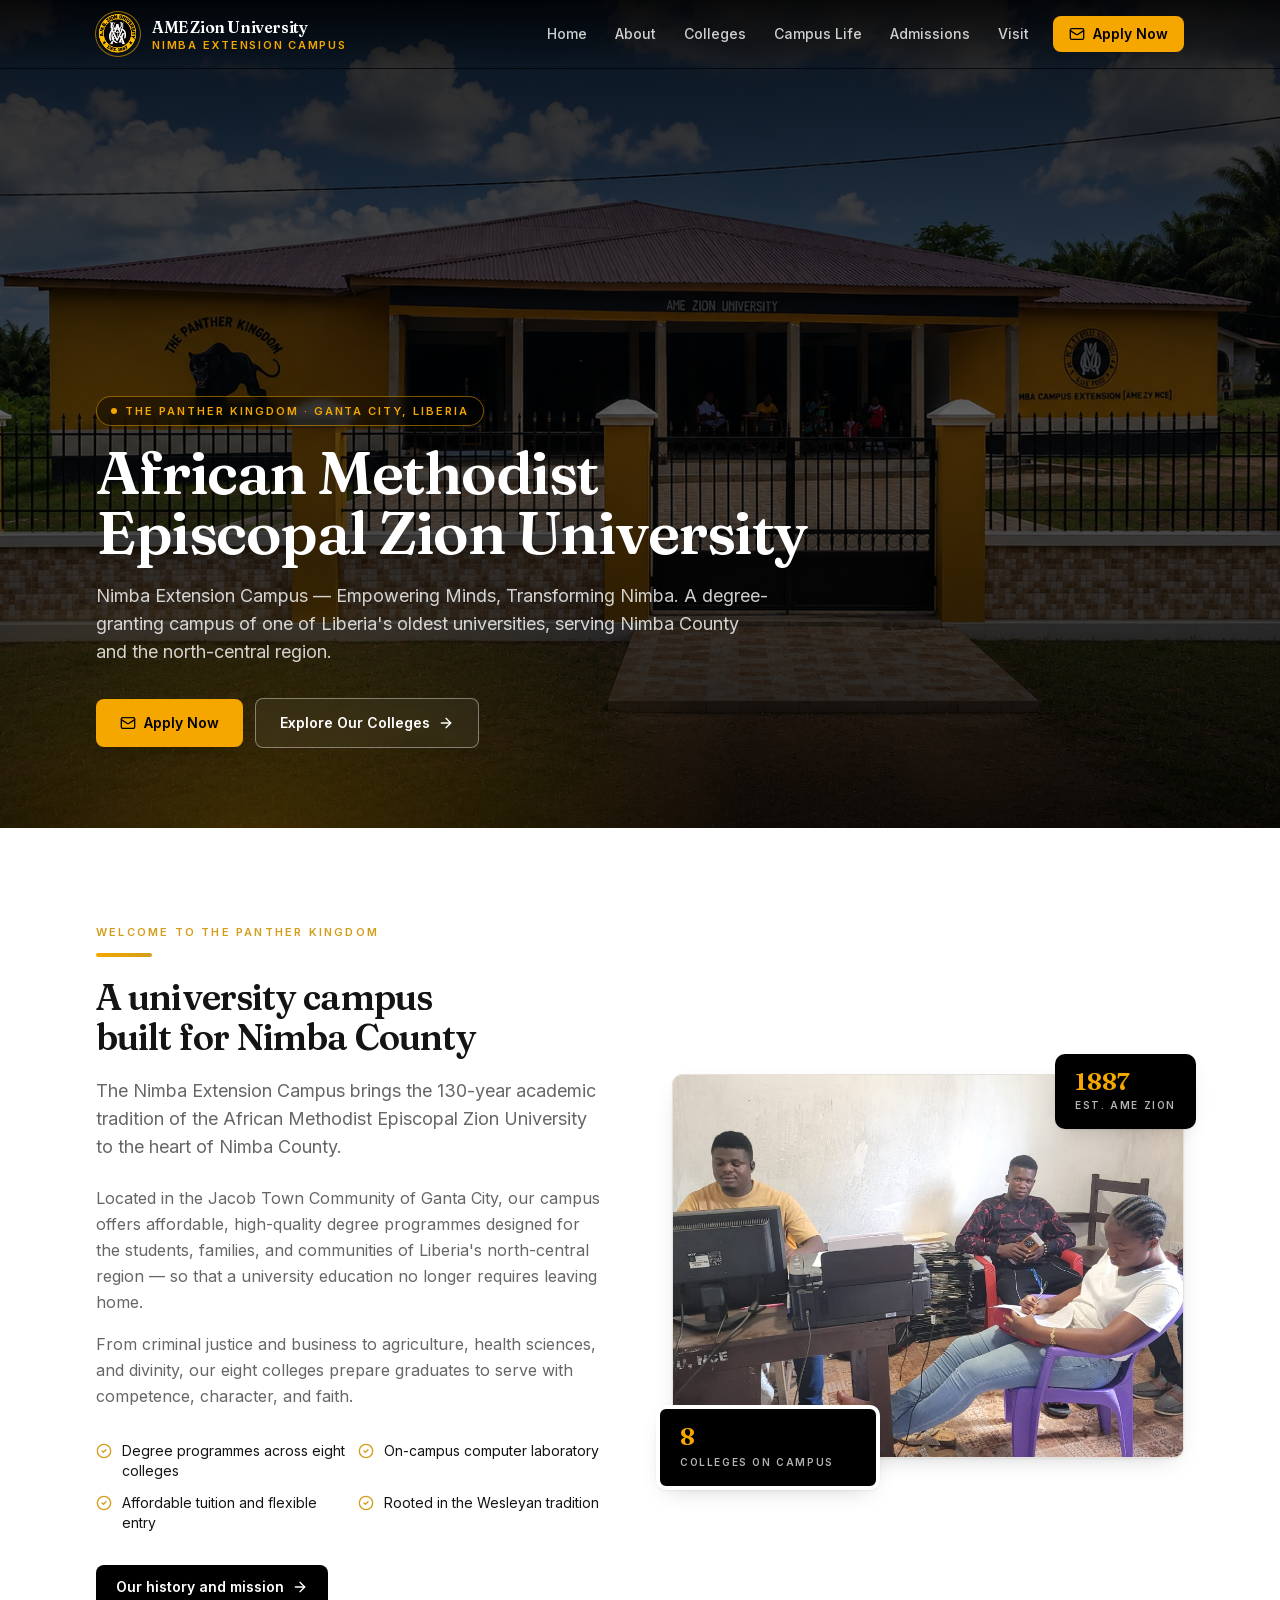
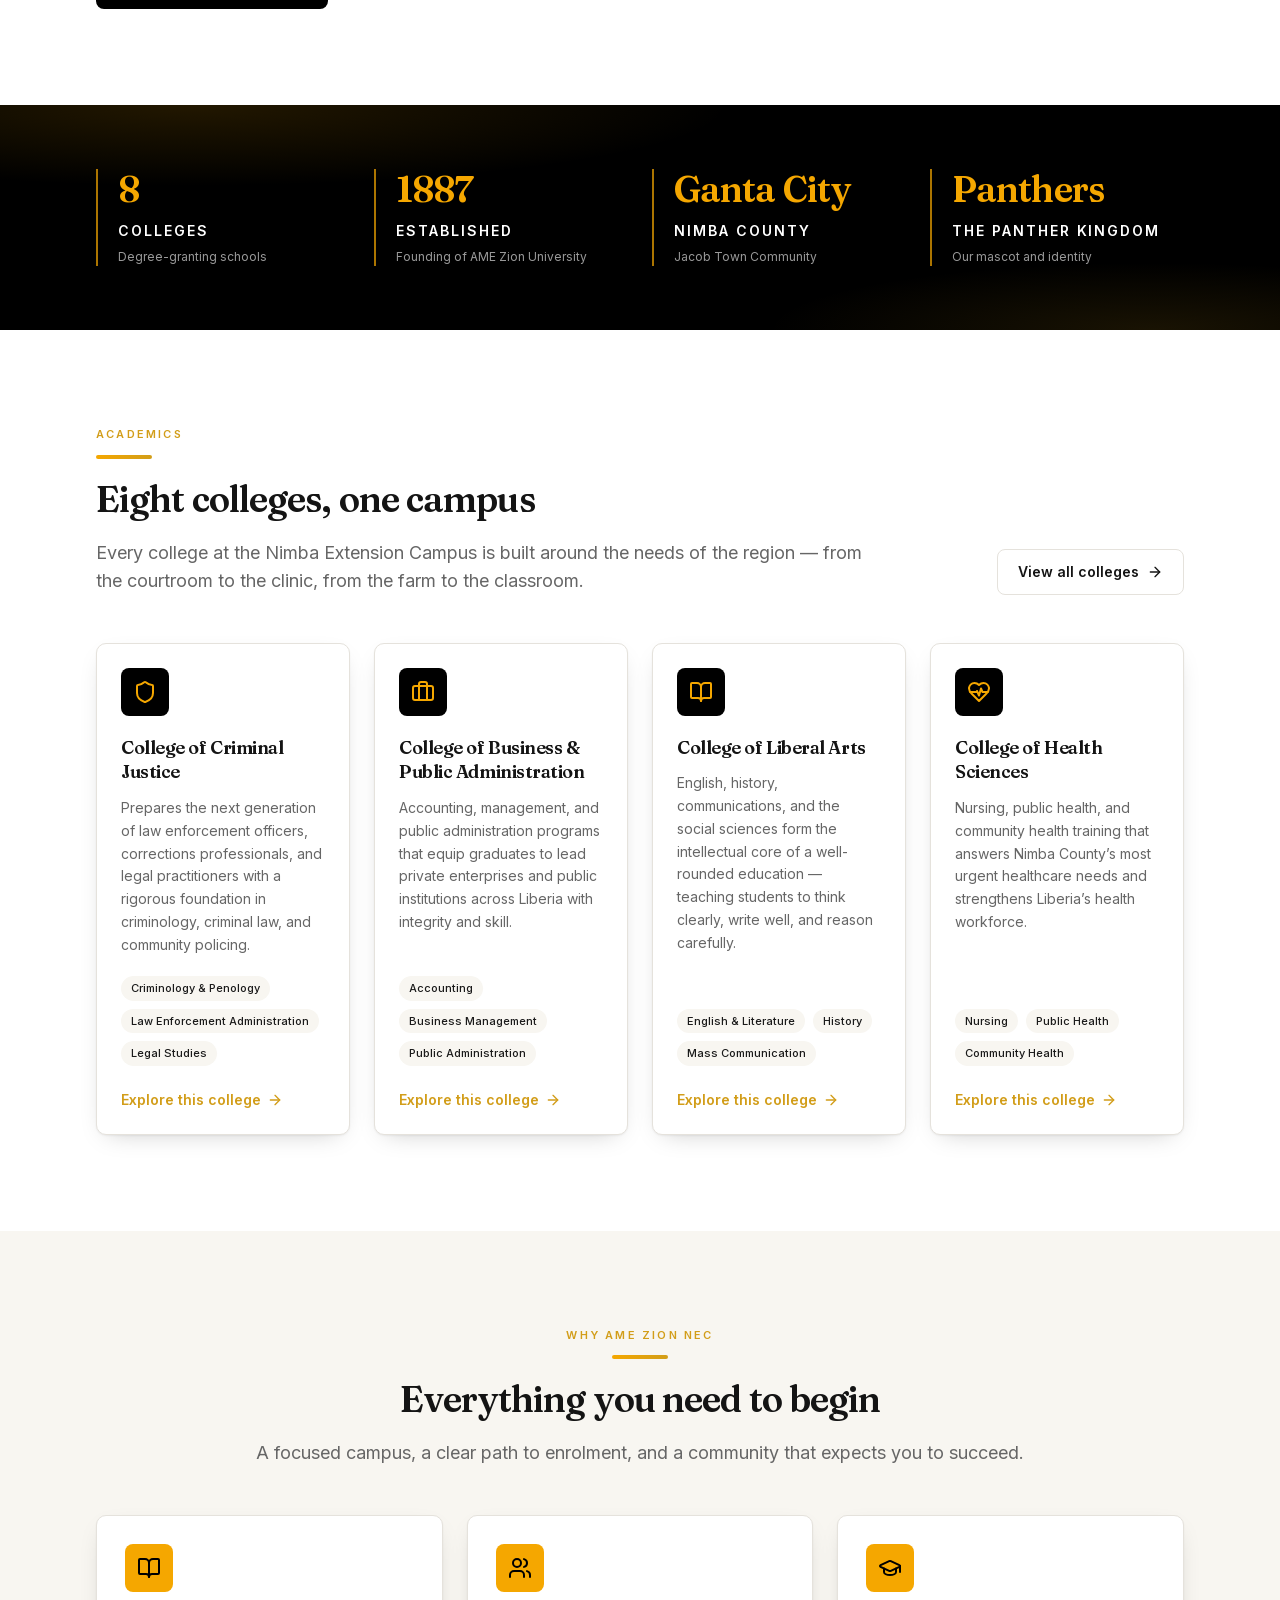
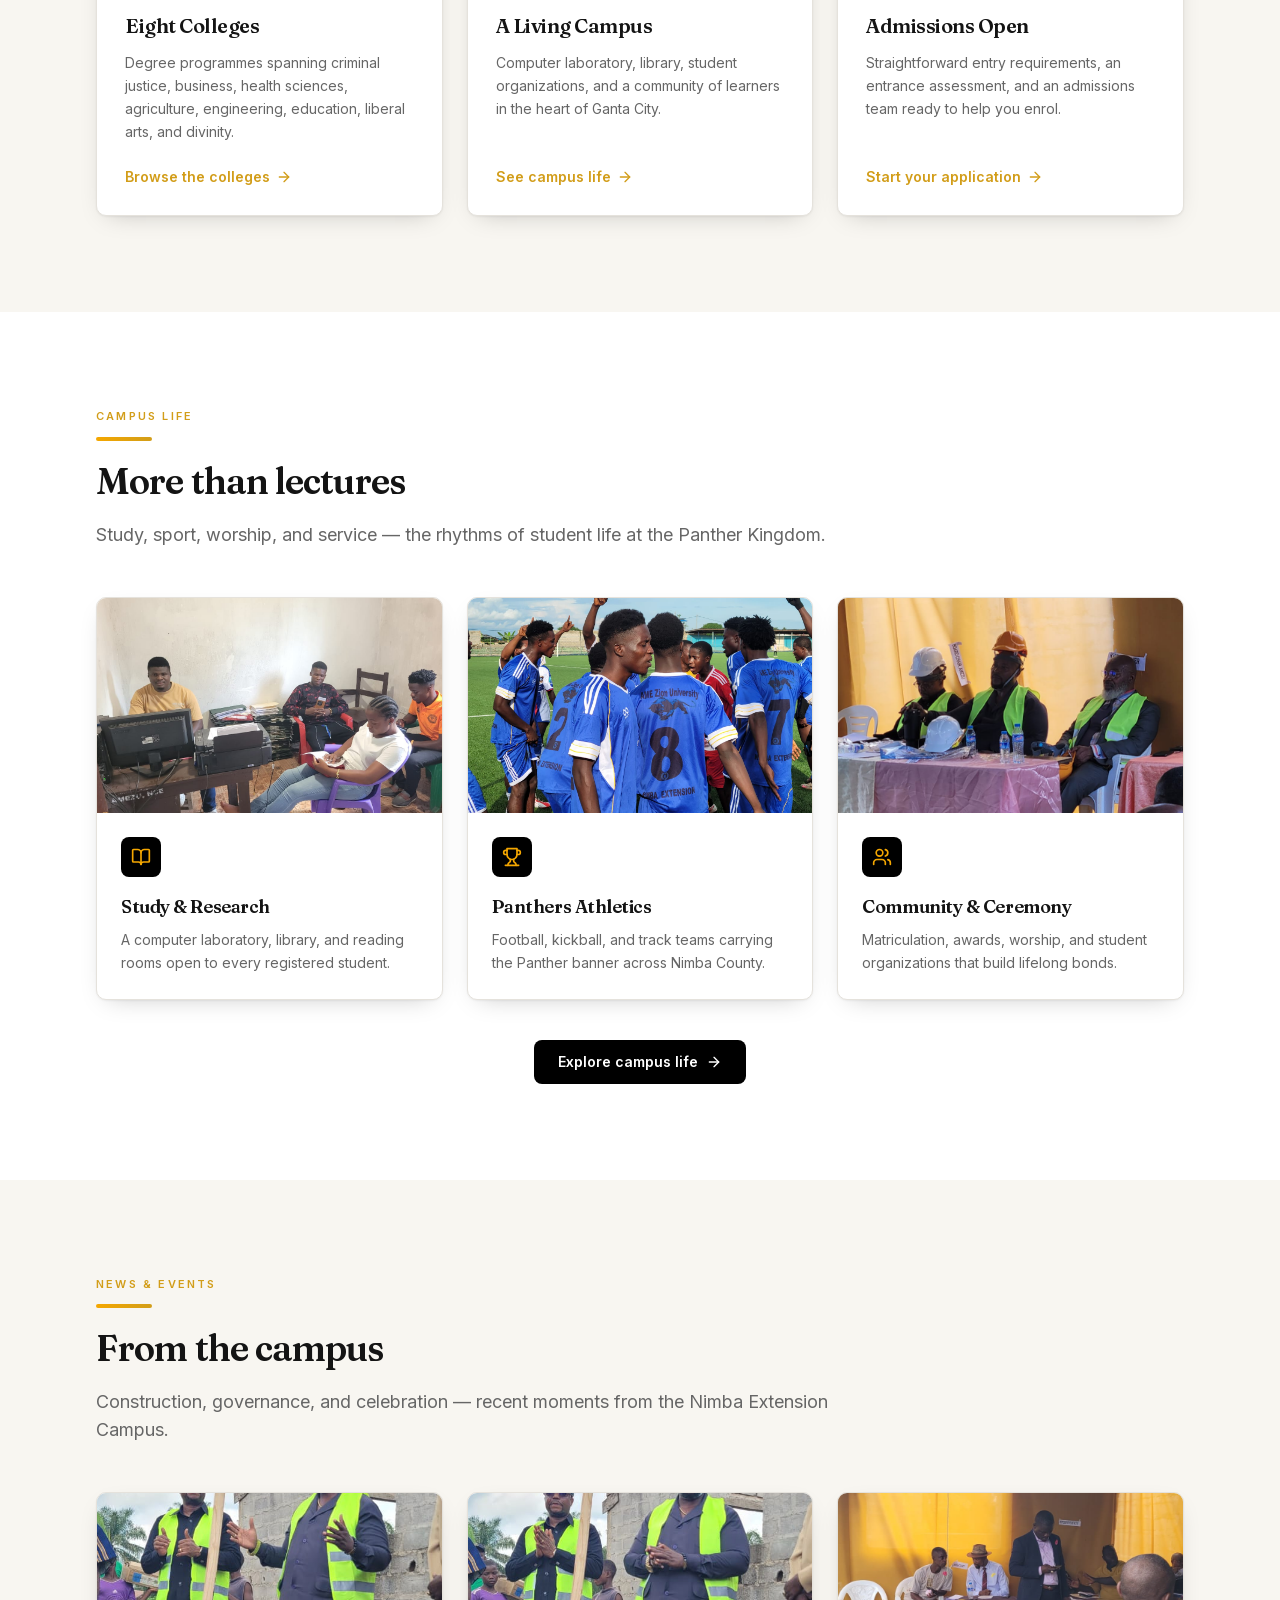
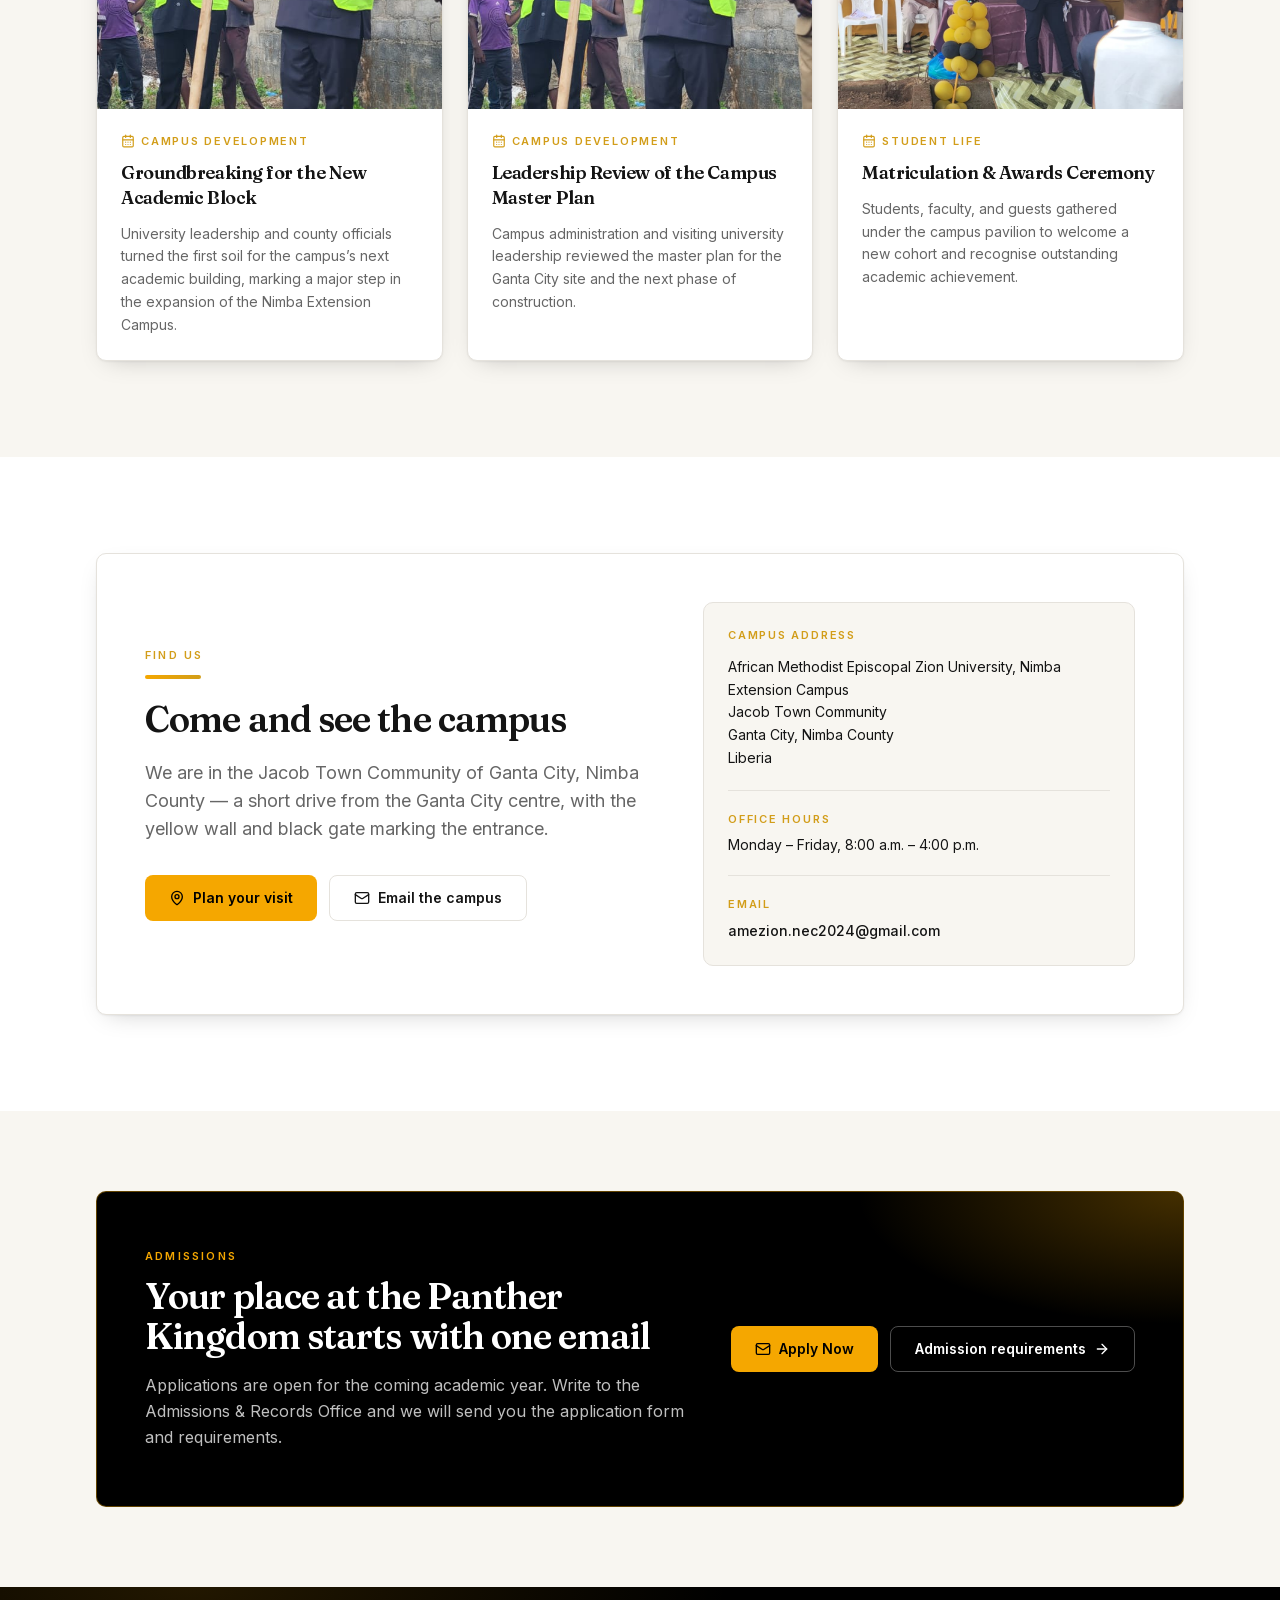
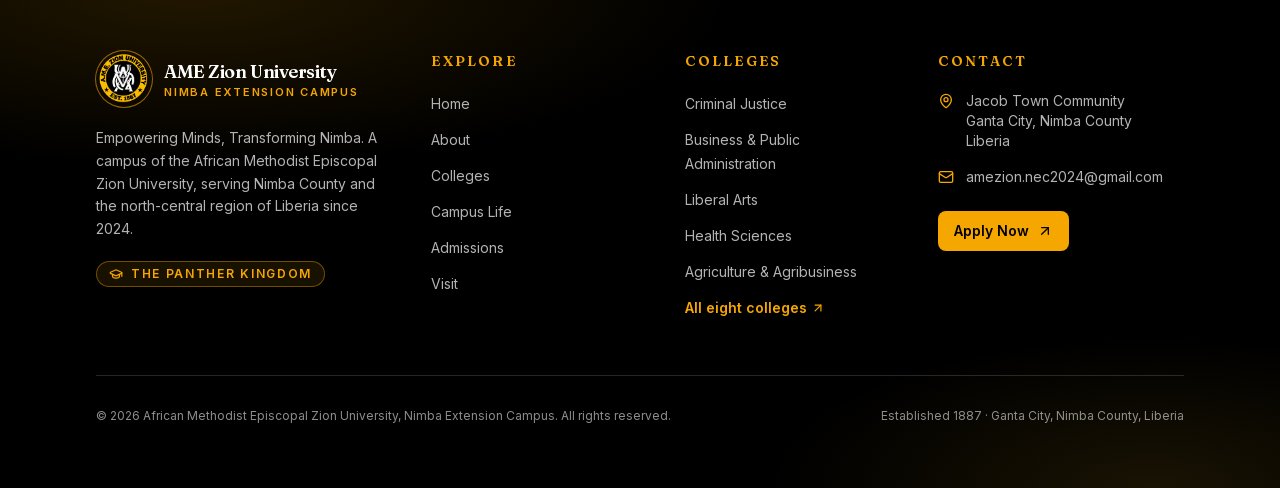
<file: index.html>
<!DOCTYPE html><html lang="en"><head><meta charSet="utf-8"/><meta name="viewport" content="width=device-width, initial-scale=1"/><link rel="preload" href="/_next/static/media/03bda585a99c6450-s.p.32sris142tqlb.woff2" as="font" crossorigin="" type="font/woff2"/><link rel="preload" href="/_next/static/media/70bc3e132a0a741e-s.p.3t6q91iet4nsy.woff2" as="font" crossorigin="" type="font/woff2"/><link rel="preload" href="/_next/static/media/83afe278b6a6bb3c-s.p.2bn3s6zvc0dyp.woff2" as="font" crossorigin="" type="font/woff2"/><link rel="preload" as="image" href="/images/logo.png"/><link rel="preload" as="image" href="/images/campus-exterior.png"/><link rel="stylesheet" href="/_next/static/chunks/2w_a03q-xvbwy.css" data-precedence="next"/><link rel="preload" as="script" fetchPriority="low" href="/_next/static/chunks/3vze45w-rb2mv.js"/><script src="/_next/static/chunks/2r3my3tp317_f.js" async=""></script><script src="/_next/static/chunks/1am1fgf2m8sq4.js" async=""></script><script src="/_next/static/chunks/0ovzgmdhni61e.js" async=""></script><script src="/_next/static/chunks/turbopack-0k5z_875esr9_.js" async=""></script><script src="/_next/static/chunks/1kh88yjomvy9a.js" async="" crossorigin=""></script><script src="/_next/static/chunks/42k94k2l7inqh.js" async="" crossorigin=""></script><script src="/_next/static/chunks/0u5mbdy_vnth_.js" async="" crossorigin=""></script><script src="/_next/static/chunks/2y4at2t1jg2cs.js" async="" crossorigin=""></script><script src="https://apps.abacus.ai/chatllm/appllm-lib.js" async=""></script><title>Home</title><meta name="description" content="The Nimba Extension Campus of the African Methodist Episcopal Zion University in Ganta City, Liberia. Eight colleges, one mission: Empowering Minds, Transforming Nimba."/><meta name="application-name" content="AME Zion University, Nimba Extension Campus"/><meta name="keywords" content="AME Zion University,Nimba Extension Campus,Ganta City university,Nimba County college,Liberia higher education,Panther Kingdom"/><meta property="og:title" content="AME Zion University | Nimba Extension Campus — The Panther Kingdom"/><meta property="og:description" content="The Nimba Extension Campus of the African Methodist Episcopal Zion University in Jacob Town Community, Ganta City, Nimba County, Liberia. Eight colleges, one mission: Empowering Minds, Transforming Nimba."/><meta property="og:url" content="https://11874ca120.na114.preview.abacusai.app/"/><meta property="og:site_name" content="AME Zion University, Nimba Extension Campus"/><meta property="og:locale" content="en_US"/><meta property="og:image" content="https://11874ca120.na114.preview.abacusai.app/og-image.png"/><meta property="og:image:width" content="1200"/><meta property="og:image:height" content="630"/><meta property="og:image:alt" content="AME Zion University, Nimba Extension Campus — Empowering Minds, Transforming Nimba"/><meta property="og:type" content="website"/><meta name="twitter:card" content="summary_large_image"/><meta name="twitter:title" content="AME Zion University | Nimba Extension Campus"/><meta name="twitter:description" content="The Nimba Extension Campus of the African Methodist Episcopal Zion University in Jacob Town Community, Ganta City, Nimba County, Liberia. Eight colleges, one mission: Empowering Minds, Transforming Nimba."/><meta name="twitter:image" content="https://11874ca120.na114.preview.abacusai.app/og-image.png"/><link rel="shortcut icon" href="/favicon.svg"/><link rel="icon" href="/favicon.svg"/><link rel="apple-touch-icon" href="/favicon.svg"/><meta name="next-size-adjust" content=""/><script src="/_next/static/chunks/0cz1d0mv5g_q7.js" noModule=""></script><script src="site-enhancements.js" defer></script><script src="/github-pages.js" defer></script></head><body class="inter_fd091ad6-module__giF-bG__variable fraunces_ca873fe6-module__1rc9Oq__variable jetbrains_mono_6104e6b7-module__s6uLTa__variable font-sans antialiased"><div hidden=""><!--$--><!--/$--></div><script>((a,b,c,d,e,f,g,h)=>{let i=document.documentElement,j=["light","dark"],k="class"===a,l=k&&f?e.map(a=>f[a]||a):e;function m(b){var c;k?(i.classList.remove(...l),i.classList.add(b)):i.setAttribute(a,b),c=b,h&&j.includes(c)&&(i.style.colorScheme=c)}if(d)m(d);else try{let a=localStorage.getItem(b)||c,d=g&&"system"===a?window.matchMedia("(prefers-color-scheme: dark)").matches?"dark":"light":a;m(d)}catch(a){}})("class","theme","light","light",["light","dark"],null,false,true)</script><div class="flex min-h-screen flex-col bg-background"><header class="fixed inset-x-0 top-0 z-50 transition-all duration-normal border-b border-transparent bg-gradient-to-b from-black/70 to-transparent"><nav aria-label="Main navigation" class="mx-auto flex w-full max-w-6xl items-center justify-between gap-4 px-4 py-3 sm:px-6 lg:px-8"><a class="group flex items-center gap-3 rounded-md focus-visible:outline-none focus-visible:ring-2 focus-visible:ring-accent focus-visible:ring-offset-2" aria-label="African Methodist Episcopal Zion University Nimba Extension Campus — home" href="/"><span class="relative h-11 w-11 shrink-0 overflow-hidden rounded-full ring-1 ring-accent/60 transition-transform duration-fast group-hover:scale-105"><img alt="AME Zion University seal" decoding="async" data-nimg="fill" class="object-contain" style="position:absolute;height:100%;width:100%;left:0;top:0;right:0;bottom:0;color:transparent" src="/images/logo.png"/></span><span class="flex flex-col leading-tight"><span class="font-display text-[15px] font-semibold tracking-tight transition-colors duration-fast sm:text-base text-white">AME Zion University</span><span class="text-[10px] font-semibold uppercase tracking-[0.16em] transition-colors duration-fast sm:text-[11px] text-accent">Nimba Extension Campus</span></span></a><div class="hidden items-center gap-1 lg:flex"><a aria-current="page" class="rounded-md px-3 py-2 text-sm font-medium transition-colors duration-fast bg-white/15 text-white" href="/">Home</a><a class="rounded-md px-3 py-2 text-sm font-medium transition-colors duration-fast text-white/80 hover:bg-white/10 hover:text-white" href="/about/">About</a><a class="rounded-md px-3 py-2 text-sm font-medium transition-colors duration-fast text-white/80 hover:bg-white/10 hover:text-white" href="/colleges/">Colleges</a><a class="rounded-md px-3 py-2 text-sm font-medium transition-colors duration-fast text-white/80 hover:bg-white/10 hover:text-white" href="/campus-life/">Campus Life</a><a class="rounded-md px-3 py-2 text-sm font-medium transition-colors duration-fast text-white/80 hover:bg-white/10 hover:text-white" href="/admissions/">Admissions</a><a class="rounded-md px-3 py-2 text-sm font-medium transition-colors duration-fast text-white/80 hover:bg-white/10 hover:text-white" href="/visit/">Visit</a><a class="ml-2 inline-flex items-center gap-2 rounded-md bg-accent px-4 py-2 text-sm font-semibold text-accent-foreground shadow-sm transition-all duration-fast hover:bg-gold-deep hover:shadow-md focus-visible:outline-none focus-visible:ring-2 focus-visible:ring-accent focus-visible:ring-offset-2" href="/admissions/"><svg xmlns="http://www.w3.org/2000/svg" width="24" height="24" viewBox="0 0 24 24" fill="none" stroke="currentColor" stroke-width="2" stroke-linecap="round" stroke-linejoin="round" class="lucide lucide-mail h-4 w-4" aria-hidden="true"><rect width="20" height="16" x="2" y="4" rx="2"></rect><path d="m22 7-8.97 5.7a1.94 1.94 0 0 1-2.06 0L2 7"></path></svg>Apply Now</a></div><button type="button" aria-expanded="false" aria-controls="mobile-menu" aria-label="Open menu" class="inline-flex h-10 w-10 items-center justify-center rounded-md transition-colors duration-fast lg:hidden text-white hover:bg-white/15"><svg xmlns="http://www.w3.org/2000/svg" width="24" height="24" viewBox="0 0 24 24" fill="none" stroke="currentColor" stroke-width="2" stroke-linecap="round" stroke-linejoin="round" class="lucide lucide-menu h-6 w-6" aria-hidden="true"><line x1="4" x2="20" y1="12" y2="12"></line><line x1="4" x2="20" y1="6" y2="6"></line><line x1="4" x2="20" y1="18" y2="18"></line></svg></button></nav><div id="mobile-menu" class="overflow-hidden border-t border-border bg-background transition-[max-height,opacity] duration-normal lg:hidden max-h-0 opacity-0"><div class="mx-auto flex w-full max-w-6xl flex-col gap-1 px-4 py-4 sm:px-6"><a aria-current="page" class="rounded-md px-4 py-3 text-base font-medium transition-colors duration-fast bg-accent/15 text-foreground" href="/">Home</a><a class="rounded-md px-4 py-3 text-base font-medium transition-colors duration-fast text-muted-foreground hover:bg-muted hover:text-foreground" href="/about/">About</a><a class="rounded-md px-4 py-3 text-base font-medium transition-colors duration-fast text-muted-foreground hover:bg-muted hover:text-foreground" href="/colleges/">Colleges</a><a class="rounded-md px-4 py-3 text-base font-medium transition-colors duration-fast text-muted-foreground hover:bg-muted hover:text-foreground" href="/campus-life/">Campus Life</a><a class="rounded-md px-4 py-3 text-base font-medium transition-colors duration-fast text-muted-foreground hover:bg-muted hover:text-foreground" href="/admissions/">Admissions</a><a class="rounded-md px-4 py-3 text-base font-medium transition-colors duration-fast text-muted-foreground hover:bg-muted hover:text-foreground" href="/visit/">Visit</a><a class="mt-2 inline-flex items-center justify-center gap-2 rounded-md bg-accent px-4 py-3 text-base font-semibold text-accent-foreground transition-colors duration-fast hover:bg-gold-deep" href="/admissions/"><svg xmlns="http://www.w3.org/2000/svg" width="24" height="24" viewBox="0 0 24 24" fill="none" stroke="currentColor" stroke-width="2" stroke-linecap="round" stroke-linejoin="round" class="lucide lucide-mail h-4 w-4" aria-hidden="true"><rect width="20" height="16" x="2" y="4" rx="2"></rect><path d="m22 7-8.97 5.7a1.94 1.94 0 0 1-2.06 0L2 7"></path></svg>Apply Now</a><a href="mailto:amezion.nec2024@gmail.com" class="mt-1 rounded-md px-4 py-3 text-sm text-muted-foreground transition-colors duration-fast hover:bg-muted hover:text-foreground">amezion.nec2024@gmail.com</a></div></div></header><main class="flex-1"><section class="relative isolate flex w-full overflow-hidden bg-ink min-h-[92vh]"><div class="absolute inset-0 -z-10" style="transform:none"><img alt="The yellow Nimba Extension Campus building with the Panther Kingdom mural, black gate, and paved walkway in Ganta City, Liberia" decoding="async" data-nimg="fill" class="object-cover object-center" style="position:absolute;height:100%;width:100%;left:0;top:0;right:0;bottom:0;color:transparent" src="/images/campus-exterior.png"/></div><div aria-hidden="true" class="absolute inset-0 -z-10 bg-gradient-to-b from-black/85 via-black/60 to-black/90"></div><div aria-hidden="true" class="absolute inset-0 -z-10 bg-[radial-gradient(ellipse_60%_50%_at_20%_100%,rgba(245,168,0,0.22),transparent_65%)]"></div><div class="relative mx-auto flex w-full max-w-6xl flex-col justify-end px-4 pb-16 pt-36 sm:px-6 sm:pb-20 sm:pt-44 lg:px-8 items-start text-left"><div class="w-full max-w-3xl" style="opacity:1;transform:none"><p class="mb-4 inline-flex items-center gap-2 rounded-full border border-accent/50 bg-black/40 px-3.5 py-1.5 text-[11px] font-semibold uppercase tracking-[0.18em] text-accent backdrop-blur-sm"><span class="h-1.5 w-1.5 rounded-full bg-accent" aria-hidden="true"></span>The Panther Kingdom · Ganta City, Liberia</p><h1 class="text-balance font-display text-4xl font-semibold leading-[1.05] tracking-tight text-white sm:text-5xl lg:text-6xl">African Methodist Episcopal Zion University</h1><p class="mt-5 max-w-2xl text-base leading-relaxed text-white/80 sm:text-lg">Nimba Extension Campus — Empowering Minds, Transforming Nimba. A degree-granting campus of one of Liberia&#x27;s oldest universities, serving Nimba County and the north-central region.</p><div class="mt-8"><div class="flex flex-col gap-3 sm:flex-row sm:items-center"><a class="inline-flex items-center justify-center gap-2 rounded-md bg-accent px-6 py-3.5 text-sm font-semibold text-accent-foreground shadow-lg transition-all duration-fast hover:bg-gold-deep hover:shadow-xl focus-visible:outline-none focus-visible:ring-2 focus-visible:ring-accent focus-visible:ring-offset-2 focus-visible:ring-offset-black" href="/admissions/"><svg xmlns="http://www.w3.org/2000/svg" width="24" height="24" viewBox="0 0 24 24" fill="none" stroke="currentColor" stroke-width="2" stroke-linecap="round" stroke-linejoin="round" class="lucide lucide-mail h-4 w-4" aria-hidden="true"><rect width="20" height="16" x="2" y="4" rx="2"></rect><path d="m22 7-8.97 5.7a1.94 1.94 0 0 1-2.06 0L2 7"></path></svg>Apply Now</a><a class="inline-flex items-center justify-center gap-2 rounded-md border border-white/40 bg-white/5 px-6 py-3.5 text-sm font-semibold text-white backdrop-blur-sm transition-colors duration-fast hover:border-accent hover:bg-white/15 focus-visible:outline-none focus-visible:ring-2 focus-visible:ring-accent focus-visible:ring-offset-2 focus-visible:ring-offset-black" href="/colleges/">Explore Our Colleges<svg xmlns="http://www.w3.org/2000/svg" width="24" height="24" viewBox="0 0 24 24" fill="none" stroke="currentColor" stroke-width="2" stroke-linecap="round" stroke-linejoin="round" class="lucide lucide-arrow-right h-4 w-4" aria-hidden="true"><path d="M5 12h14"></path><path d="m12 5 7 7-7 7"></path></svg></a></div></div></div></div></section><section class="py-16 sm:py-24 scroll-mt-28 bg-background"><div class="mx-auto w-full px-4 sm:px-6 lg:px-8 max-w-6xl"><div class="grid items-center gap-12 lg:grid-cols-2 lg:gap-16"><div style="opacity:0;transform:translateX(-20px)"><div class="max-w-3xl text-left"><p class="text-[11px] font-semibold uppercase tracking-[0.2em] text-gold-deep">Welcome to the Panther Kingdom</p><div aria-hidden="true" class="gold-rule mt-3 h-1 w-14 rounded-full"></div><h2 class="mt-5 text-balance font-display text-3xl font-semibold leading-tight tracking-tight sm:text-4xl text-foreground">A university campus built for Nimba County</h2><p class="mt-5 text-base leading-relaxed sm:text-lg text-muted-foreground">The Nimba Extension Campus brings the 130-year academic tradition of the African Methodist Episcopal Zion University to the heart of Nimba County.</p></div><div class="mt-6 space-y-4 text-base leading-relaxed text-muted-foreground"><p>Located in the Jacob Town Community of Ganta City, our campus offers affordable, high-quality degree programmes designed for the students, families, and communities of Liberia&#x27;s north-central region — so that a university education no longer requires leaving home.</p><p>From criminal justice and business to agriculture, health sciences, and divinity, our eight colleges prepare graduates to serve with competence, character, and faith.</p></div><ul class="mt-8 grid gap-3 sm:grid-cols-2"><li class="flex items-start gap-2.5 text-sm text-foreground"><svg xmlns="http://www.w3.org/2000/svg" width="24" height="24" viewBox="0 0 24 24" fill="none" stroke="currentColor" stroke-width="2" stroke-linecap="round" stroke-linejoin="round" class="lucide lucide-circle-check mt-0.5 h-4 w-4 shrink-0 text-gold-deep" aria-hidden="true"><circle cx="12" cy="12" r="10"></circle><path d="m9 12 2 2 4-4"></path></svg>Degree programmes across eight colleges</li><li class="flex items-start gap-2.5 text-sm text-foreground"><svg xmlns="http://www.w3.org/2000/svg" width="24" height="24" viewBox="0 0 24 24" fill="none" stroke="currentColor" stroke-width="2" stroke-linecap="round" stroke-linejoin="round" class="lucide lucide-circle-check mt-0.5 h-4 w-4 shrink-0 text-gold-deep" aria-hidden="true"><circle cx="12" cy="12" r="10"></circle><path d="m9 12 2 2 4-4"></path></svg>On-campus computer laboratory</li><li class="flex items-start gap-2.5 text-sm text-foreground"><svg xmlns="http://www.w3.org/2000/svg" width="24" height="24" viewBox="0 0 24 24" fill="none" stroke="currentColor" stroke-width="2" stroke-linecap="round" stroke-linejoin="round" class="lucide lucide-circle-check mt-0.5 h-4 w-4 shrink-0 text-gold-deep" aria-hidden="true"><circle cx="12" cy="12" r="10"></circle><path d="m9 12 2 2 4-4"></path></svg>Affordable tuition and flexible entry</li><li class="flex items-start gap-2.5 text-sm text-foreground"><svg xmlns="http://www.w3.org/2000/svg" width="24" height="24" viewBox="0 0 24 24" fill="none" stroke="currentColor" stroke-width="2" stroke-linecap="round" stroke-linejoin="round" class="lucide lucide-circle-check mt-0.5 h-4 w-4 shrink-0 text-gold-deep" aria-hidden="true"><circle cx="12" cy="12" r="10"></circle><path d="m9 12 2 2 4-4"></path></svg>Rooted in the Wesleyan tradition</li></ul><a class="mt-8 inline-flex items-center gap-2 rounded-md bg-primary px-5 py-3 text-sm font-semibold text-primary-foreground transition-colors duration-fast hover:bg-primary/85 focus-visible:outline-none focus-visible:ring-2 focus-visible:ring-accent focus-visible:ring-offset-2" href="/about/">Our history and mission<svg xmlns="http://www.w3.org/2000/svg" width="24" height="24" viewBox="0 0 24 24" fill="none" stroke="currentColor" stroke-width="2" stroke-linecap="round" stroke-linejoin="round" class="lucide lucide-arrow-right h-4 w-4" aria-hidden="true"><path d="M5 12h14"></path><path d="m12 5 7 7-7 7"></path></svg></a></div><div style="opacity:0;transform:translateX(20px)"><div class="relative"><div class="relative aspect-[4/3] w-full overflow-hidden rounded-lg border border-border bg-muted card-shadow"><img alt="Students working at computers and a printer in the Nimba Extension Campus computer laboratory" loading="lazy" decoding="async" data-nimg="fill" class="object-cover" style="position:absolute;height:100%;width:100%;left:0;top:0;right:0;bottom:0;color:transparent" src="/images/computer-lab-1.jpg"/></div><div class="absolute -bottom-8 -left-4 hidden w-56 rounded-lg border-4 border-background bg-ink px-5 py-4 text-white card-shadow sm:block"><p class="font-display text-2xl font-semibold leading-none text-accent">8</p><p class="mt-1.5 text-[10px] font-semibold uppercase tracking-[0.16em] text-white/70">Colleges on campus</p></div><div class="absolute -right-3 -top-5 hidden rounded-lg bg-ink px-5 py-4 text-white card-shadow sm:block"><p class="font-display text-2xl font-semibold leading-none text-accent">1887</p><p class="mt-1 text-[10px] font-semibold uppercase tracking-[0.16em] text-white/70">Est. AME Zion</p></div></div></div></div></div></section><section class="ink-texture relative overflow-hidden text-white"><div class="mx-auto w-full max-w-6xl px-4 py-14 sm:px-6 sm:py-16 lg:px-8"><div class="grid grid-cols-2 gap-x-6 gap-y-10 lg:grid-cols-4"><div style="opacity:0;transform:translateY(16px)"><div class="border-l-2 border-accent/70 pl-5"><p class="font-display text-3xl font-semibold leading-none tracking-tight text-accent sm:text-4xl">8</p><p class="mt-3 text-sm font-semibold uppercase tracking-[0.14em] text-white">Colleges</p><p class="mt-1.5 text-xs leading-relaxed text-white/60">Degree-granting schools</p></div></div><div style="opacity:0;transform:translateY(16px)"><div class="border-l-2 border-accent/70 pl-5"><p class="font-display text-3xl font-semibold leading-none tracking-tight text-accent sm:text-4xl">1887</p><p class="mt-3 text-sm font-semibold uppercase tracking-[0.14em] text-white">Established</p><p class="mt-1.5 text-xs leading-relaxed text-white/60">Founding of AME Zion University</p></div></div><div style="opacity:0;transform:translateY(16px)"><div class="border-l-2 border-accent/70 pl-5"><p class="font-display text-3xl font-semibold leading-none tracking-tight text-accent sm:text-4xl">Ganta City</p><p class="mt-3 text-sm font-semibold uppercase tracking-[0.14em] text-white">Nimba County</p><p class="mt-1.5 text-xs leading-relaxed text-white/60">Jacob Town Community</p></div></div><div style="opacity:0;transform:translateY(16px)"><div class="border-l-2 border-accent/70 pl-5"><p class="font-display text-3xl font-semibold leading-none tracking-tight text-accent sm:text-4xl">Panthers</p><p class="mt-3 text-sm font-semibold uppercase tracking-[0.14em] text-white">The Panther Kingdom</p><p class="mt-1.5 text-xs leading-relaxed text-white/60">Our mascot and identity</p></div></div></div></div></section><section class="py-16 sm:py-24 scroll-mt-28 bg-background"><div class="mx-auto w-full px-4 sm:px-6 lg:px-8 max-w-6xl"><div style="opacity:0;transform:translateY(8px)"><div class="flex flex-col gap-6 sm:flex-row sm:items-end sm:justify-between"><div class="max-w-3xl text-left"><p class="text-[11px] font-semibold uppercase tracking-[0.2em] text-gold-deep">Academics</p><div aria-hidden="true" class="gold-rule mt-3 h-1 w-14 rounded-full"></div><h2 class="mt-5 text-balance font-display text-3xl font-semibold leading-tight tracking-tight sm:text-4xl text-foreground">Eight colleges, one campus</h2><p class="mt-5 text-base leading-relaxed sm:text-lg text-muted-foreground">Every college at the Nimba Extension Campus is built around the needs of the region — from the courtroom to the clinic, from the farm to the classroom.</p></div><a class="inline-flex shrink-0 items-center gap-2 rounded-md border border-border bg-card px-5 py-3 text-sm font-semibold text-foreground transition-colors duration-fast hover:border-accent hover:bg-accent/10 focus-visible:outline-none focus-visible:ring-2 focus-visible:ring-accent focus-visible:ring-offset-2" href="/colleges/">View all colleges<svg xmlns="http://www.w3.org/2000/svg" width="24" height="24" viewBox="0 0 24 24" fill="none" stroke="currentColor" stroke-width="2" stroke-linecap="round" stroke-linejoin="round" class="lucide lucide-arrow-right h-4 w-4" aria-hidden="true"><path d="M5 12h14"></path><path d="m12 5 7 7-7 7"></path></svg></a></div></div><div class="mt-12 grid gap-6 sm:grid-cols-2 lg:grid-cols-4"><div class="h-full" style="opacity:0;transform:translateY(16px)"><a class="group flex h-full flex-col rounded-lg border border-border bg-card p-6 card-shadow transition-all duration-normal hover:-translate-y-1 hover:border-accent/60 hover:card-shadow-hover focus-visible:outline-none focus-visible:ring-2 focus-visible:ring-accent focus-visible:ring-offset-2" href="/colleges/"><span class="inline-flex h-12 w-12 items-center justify-center rounded-md bg-ink text-accent transition-colors duration-normal group-hover:bg-accent group-hover:text-accent-foreground"><svg xmlns="http://www.w3.org/2000/svg" width="24" height="24" viewBox="0 0 24 24" fill="none" stroke="currentColor" stroke-width="2" stroke-linecap="round" stroke-linejoin="round" class="lucide lucide-shield h-6 w-6" aria-hidden="true"><path d="M20 13c0 5-3.5 7.5-7.66 8.95a1 1 0 0 1-.67-.01C7.5 20.5 4 18 4 13V6a1 1 0 0 1 1-1c2 0 4.5-1.2 6.24-2.72a1.17 1.17 0 0 1 1.52 0C14.51 3.81 17 5 19 5a1 1 0 0 1 1 1z"></path></svg></span><h3 class="mt-5 font-display text-lg font-semibold leading-snug tracking-tight text-foreground">College of Criminal Justice</h3><p class="mt-3 flex-1 text-sm leading-relaxed text-muted-foreground">Prepares the next generation of law enforcement officers, corrections professionals, and legal practitioners with a rigorous foundation in criminology, criminal law, and community policing.</p><ul class="mt-5 flex flex-wrap gap-2"><li class="rounded-full bg-secondary px-2.5 py-1 text-[11px] font-medium text-secondary-foreground">Criminology &amp; Penology</li><li class="rounded-full bg-secondary px-2.5 py-1 text-[11px] font-medium text-secondary-foreground">Law Enforcement Administration</li><li class="rounded-full bg-secondary px-2.5 py-1 text-[11px] font-medium text-secondary-foreground">Legal Studies</li></ul><span class="mt-6 inline-flex items-center gap-1.5 text-sm font-semibold text-gold-deep transition-colors duration-fast group-hover:text-foreground">Explore this college<svg xmlns="http://www.w3.org/2000/svg" width="24" height="24" viewBox="0 0 24 24" fill="none" stroke="currentColor" stroke-width="2" stroke-linecap="round" stroke-linejoin="round" class="lucide lucide-arrow-right h-4 w-4 transition-transform duration-fast group-hover:translate-x-1" aria-hidden="true"><path d="M5 12h14"></path><path d="m12 5 7 7-7 7"></path></svg></span></a></div><div class="h-full" style="opacity:0;transform:translateY(16px)"><a class="group flex h-full flex-col rounded-lg border border-border bg-card p-6 card-shadow transition-all duration-normal hover:-translate-y-1 hover:border-accent/60 hover:card-shadow-hover focus-visible:outline-none focus-visible:ring-2 focus-visible:ring-accent focus-visible:ring-offset-2" href="/colleges/"><span class="inline-flex h-12 w-12 items-center justify-center rounded-md bg-ink text-accent transition-colors duration-normal group-hover:bg-accent group-hover:text-accent-foreground"><svg xmlns="http://www.w3.org/2000/svg" width="24" height="24" viewBox="0 0 24 24" fill="none" stroke="currentColor" stroke-width="2" stroke-linecap="round" stroke-linejoin="round" class="lucide lucide-briefcase h-6 w-6" aria-hidden="true"><path d="M16 20V4a2 2 0 0 0-2-2h-4a2 2 0 0 0-2 2v16"></path><rect width="20" height="14" x="2" y="6" rx="2"></rect></svg></span><h3 class="mt-5 font-display text-lg font-semibold leading-snug tracking-tight text-foreground">College of Business &amp; Public Administration</h3><p class="mt-3 flex-1 text-sm leading-relaxed text-muted-foreground">Accounting, management, and public administration programs that equip graduates to lead private enterprises and public institutions across Liberia with integrity and skill.</p><ul class="mt-5 flex flex-wrap gap-2"><li class="rounded-full bg-secondary px-2.5 py-1 text-[11px] font-medium text-secondary-foreground">Accounting</li><li class="rounded-full bg-secondary px-2.5 py-1 text-[11px] font-medium text-secondary-foreground">Business Management</li><li class="rounded-full bg-secondary px-2.5 py-1 text-[11px] font-medium text-secondary-foreground">Public Administration</li></ul><span class="mt-6 inline-flex items-center gap-1.5 text-sm font-semibold text-gold-deep transition-colors duration-fast group-hover:text-foreground">Explore this college<svg xmlns="http://www.w3.org/2000/svg" width="24" height="24" viewBox="0 0 24 24" fill="none" stroke="currentColor" stroke-width="2" stroke-linecap="round" stroke-linejoin="round" class="lucide lucide-arrow-right h-4 w-4 transition-transform duration-fast group-hover:translate-x-1" aria-hidden="true"><path d="M5 12h14"></path><path d="m12 5 7 7-7 7"></path></svg></span></a></div><div class="h-full" style="opacity:0;transform:translateY(16px)"><a class="group flex h-full flex-col rounded-lg border border-border bg-card p-6 card-shadow transition-all duration-normal hover:-translate-y-1 hover:border-accent/60 hover:card-shadow-hover focus-visible:outline-none focus-visible:ring-2 focus-visible:ring-accent focus-visible:ring-offset-2" href="/colleges/"><span class="inline-flex h-12 w-12 items-center justify-center rounded-md bg-ink text-accent transition-colors duration-normal group-hover:bg-accent group-hover:text-accent-foreground"><svg xmlns="http://www.w3.org/2000/svg" width="24" height="24" viewBox="0 0 24 24" fill="none" stroke="currentColor" stroke-width="2" stroke-linecap="round" stroke-linejoin="round" class="lucide lucide-book-open h-6 w-6" aria-hidden="true"><path d="M12 7v14"></path><path d="M3 18a1 1 0 0 1-1-1V4a1 1 0 0 1 1-1h5a4 4 0 0 1 4 4 4 4 0 0 1 4-4h5a1 1 0 0 1 1 1v13a1 1 0 0 1-1 1h-6a3 3 0 0 0-3 3 3 3 0 0 0-3-3z"></path></svg></span><h3 class="mt-5 font-display text-lg font-semibold leading-snug tracking-tight text-foreground">College of Liberal Arts</h3><p class="mt-3 flex-1 text-sm leading-relaxed text-muted-foreground">English, history, communications, and the social sciences form the intellectual core of a well-rounded education — teaching students to think clearly, write well, and reason carefully.</p><ul class="mt-5 flex flex-wrap gap-2"><li class="rounded-full bg-secondary px-2.5 py-1 text-[11px] font-medium text-secondary-foreground">English &amp; Literature</li><li class="rounded-full bg-secondary px-2.5 py-1 text-[11px] font-medium text-secondary-foreground">History</li><li class="rounded-full bg-secondary px-2.5 py-1 text-[11px] font-medium text-secondary-foreground">Mass Communication</li></ul><span class="mt-6 inline-flex items-center gap-1.5 text-sm font-semibold text-gold-deep transition-colors duration-fast group-hover:text-foreground">Explore this college<svg xmlns="http://www.w3.org/2000/svg" width="24" height="24" viewBox="0 0 24 24" fill="none" stroke="currentColor" stroke-width="2" stroke-linecap="round" stroke-linejoin="round" class="lucide lucide-arrow-right h-4 w-4 transition-transform duration-fast group-hover:translate-x-1" aria-hidden="true"><path d="M5 12h14"></path><path d="m12 5 7 7-7 7"></path></svg></span></a></div><div class="h-full" style="opacity:0;transform:translateY(16px)"><a class="group flex h-full flex-col rounded-lg border border-border bg-card p-6 card-shadow transition-all duration-normal hover:-translate-y-1 hover:border-accent/60 hover:card-shadow-hover focus-visible:outline-none focus-visible:ring-2 focus-visible:ring-accent focus-visible:ring-offset-2" href="/colleges/"><span class="inline-flex h-12 w-12 items-center justify-center rounded-md bg-ink text-accent transition-colors duration-normal group-hover:bg-accent group-hover:text-accent-foreground"><svg xmlns="http://www.w3.org/2000/svg" width="24" height="24" viewBox="0 0 24 24" fill="none" stroke="currentColor" stroke-width="2" stroke-linecap="round" stroke-linejoin="round" class="lucide lucide-heart-pulse h-6 w-6" aria-hidden="true"><path d="M19 14c1.49-1.46 3-3.21 3-5.5A5.5 5.5 0 0 0 16.5 3c-1.76 0-3 .5-4.5 2-1.5-1.5-2.74-2-4.5-2A5.5 5.5 0 0 0 2 8.5c0 2.3 1.5 4.05 3 5.5l7 7Z"></path><path d="M3.22 12H9.5l.5-1 2 4.5 2-7 1.5 3.5h5.27"></path></svg></span><h3 class="mt-5 font-display text-lg font-semibold leading-snug tracking-tight text-foreground">College of Health Sciences</h3><p class="mt-3 flex-1 text-sm leading-relaxed text-muted-foreground">Nursing, public health, and community health training that answers Nimba County’s most urgent healthcare needs and strengthens Liberia’s health workforce.</p><ul class="mt-5 flex flex-wrap gap-2"><li class="rounded-full bg-secondary px-2.5 py-1 text-[11px] font-medium text-secondary-foreground">Nursing</li><li class="rounded-full bg-secondary px-2.5 py-1 text-[11px] font-medium text-secondary-foreground">Public Health</li><li class="rounded-full bg-secondary px-2.5 py-1 text-[11px] font-medium text-secondary-foreground">Community Health</li></ul><span class="mt-6 inline-flex items-center gap-1.5 text-sm font-semibold text-gold-deep transition-colors duration-fast group-hover:text-foreground">Explore this college<svg xmlns="http://www.w3.org/2000/svg" width="24" height="24" viewBox="0 0 24 24" fill="none" stroke="currentColor" stroke-width="2" stroke-linecap="round" stroke-linejoin="round" class="lucide lucide-arrow-right h-4 w-4 transition-transform duration-fast group-hover:translate-x-1" aria-hidden="true"><path d="M5 12h14"></path><path d="m12 5 7 7-7 7"></path></svg></span></a></div></div></div></section><section class="py-16 sm:py-24 scroll-mt-28 bg-secondary"><div class="mx-auto w-full px-4 sm:px-6 lg:px-8 max-w-6xl"><div style="opacity:0;transform:translateY(8px)"><div class="max-w-3xl mx-auto text-center"><p class="text-[11px] font-semibold uppercase tracking-[0.2em] text-gold-deep">Why AME Zion NEC</p><div aria-hidden="true" class="gold-rule mt-3 h-1 w-14 rounded-full mx-auto"></div><h2 class="mt-5 text-balance font-display text-3xl font-semibold leading-tight tracking-tight sm:text-4xl text-foreground">Everything you need to begin</h2><p class="mt-5 text-base leading-relaxed sm:text-lg text-muted-foreground">A focused campus, a clear path to enrolment, and a community that expects you to succeed.</p></div></div><div class="mt-12 grid gap-6 md:grid-cols-3"><div class="h-full" style="opacity:0;transform:translateY(16px)"><a class="group flex h-full flex-col rounded-lg border border-border bg-card p-7 card-shadow transition-all duration-normal hover:-translate-y-1 hover:border-accent/60 hover:card-shadow-hover focus-visible:outline-none focus-visible:ring-2 focus-visible:ring-accent focus-visible:ring-offset-2" href="/colleges/"><span class="inline-flex h-12 w-12 items-center justify-center rounded-md bg-accent text-accent-foreground transition-colors duration-normal group-hover:bg-ink group-hover:text-accent"><svg xmlns="http://www.w3.org/2000/svg" width="24" height="24" viewBox="0 0 24 24" fill="none" stroke="currentColor" stroke-width="2" stroke-linecap="round" stroke-linejoin="round" class="lucide lucide-book-open h-6 w-6" aria-hidden="true"><path d="M12 7v14"></path><path d="M3 18a1 1 0 0 1-1-1V4a1 1 0 0 1 1-1h5a4 4 0 0 1 4 4 4 4 0 0 1 4-4h5a1 1 0 0 1 1 1v13a1 1 0 0 1-1 1h-6a3 3 0 0 0-3 3 3 3 0 0 0-3-3z"></path></svg></span><h3 class="mt-5 font-display text-xl font-semibold tracking-tight text-foreground">Eight Colleges</h3><p class="mt-3 flex-1 text-sm leading-relaxed text-muted-foreground">Degree programmes spanning criminal justice, business, health sciences, agriculture, engineering, education, liberal arts, and divinity.</p><span class="mt-6 inline-flex items-center gap-1.5 text-sm font-semibold text-gold-deep transition-colors duration-fast group-hover:text-foreground">Browse the colleges<svg xmlns="http://www.w3.org/2000/svg" width="24" height="24" viewBox="0 0 24 24" fill="none" stroke="currentColor" stroke-width="2" stroke-linecap="round" stroke-linejoin="round" class="lucide lucide-arrow-right h-4 w-4 transition-transform duration-fast group-hover:translate-x-1" aria-hidden="true"><path d="M5 12h14"></path><path d="m12 5 7 7-7 7"></path></svg></span></a></div><div class="h-full" style="opacity:0;transform:translateY(16px)"><a class="group flex h-full flex-col rounded-lg border border-border bg-card p-7 card-shadow transition-all duration-normal hover:-translate-y-1 hover:border-accent/60 hover:card-shadow-hover focus-visible:outline-none focus-visible:ring-2 focus-visible:ring-accent focus-visible:ring-offset-2" href="/campus-life/"><span class="inline-flex h-12 w-12 items-center justify-center rounded-md bg-accent text-accent-foreground transition-colors duration-normal group-hover:bg-ink group-hover:text-accent"><svg xmlns="http://www.w3.org/2000/svg" width="24" height="24" viewBox="0 0 24 24" fill="none" stroke="currentColor" stroke-width="2" stroke-linecap="round" stroke-linejoin="round" class="lucide lucide-users h-6 w-6" aria-hidden="true"><path d="M16 21v-2a4 4 0 0 0-4-4H6a4 4 0 0 0-4 4v2"></path><circle cx="9" cy="7" r="4"></circle><path d="M22 21v-2a4 4 0 0 0-3-3.87"></path><path d="M16 3.13a4 4 0 0 1 0 7.75"></path></svg></span><h3 class="mt-5 font-display text-xl font-semibold tracking-tight text-foreground">A Living Campus</h3><p class="mt-3 flex-1 text-sm leading-relaxed text-muted-foreground">Computer laboratory, library, student organizations, and a community of learners in the heart of Ganta City.</p><span class="mt-6 inline-flex items-center gap-1.5 text-sm font-semibold text-gold-deep transition-colors duration-fast group-hover:text-foreground">See campus life<svg xmlns="http://www.w3.org/2000/svg" width="24" height="24" viewBox="0 0 24 24" fill="none" stroke="currentColor" stroke-width="2" stroke-linecap="round" stroke-linejoin="round" class="lucide lucide-arrow-right h-4 w-4 transition-transform duration-fast group-hover:translate-x-1" aria-hidden="true"><path d="M5 12h14"></path><path d="m12 5 7 7-7 7"></path></svg></span></a></div><div class="h-full" style="opacity:0;transform:translateY(16px)"><a class="group flex h-full flex-col rounded-lg border border-border bg-card p-7 card-shadow transition-all duration-normal hover:-translate-y-1 hover:border-accent/60 hover:card-shadow-hover focus-visible:outline-none focus-visible:ring-2 focus-visible:ring-accent focus-visible:ring-offset-2" href="/admissions/"><span class="inline-flex h-12 w-12 items-center justify-center rounded-md bg-accent text-accent-foreground transition-colors duration-normal group-hover:bg-ink group-hover:text-accent"><svg xmlns="http://www.w3.org/2000/svg" width="24" height="24" viewBox="0 0 24 24" fill="none" stroke="currentColor" stroke-width="2" stroke-linecap="round" stroke-linejoin="round" class="lucide lucide-graduation-cap h-6 w-6" aria-hidden="true"><path d="M21.42 10.922a1 1 0 0 0-.019-1.838L12.83 5.18a2 2 0 0 0-1.66 0L2.6 9.08a1 1 0 0 0 0 1.832l8.57 3.908a2 2 0 0 0 1.66 0z"></path><path d="M22 10v6"></path><path d="M6 12.5V16a6 3 0 0 0 12 0v-3.5"></path></svg></span><h3 class="mt-5 font-display text-xl font-semibold tracking-tight text-foreground">Admissions Open</h3><p class="mt-3 flex-1 text-sm leading-relaxed text-muted-foreground">Straightforward entry requirements, an entrance assessment, and an admissions team ready to help you enrol.</p><span class="mt-6 inline-flex items-center gap-1.5 text-sm font-semibold text-gold-deep transition-colors duration-fast group-hover:text-foreground">Start your application<svg xmlns="http://www.w3.org/2000/svg" width="24" height="24" viewBox="0 0 24 24" fill="none" stroke="currentColor" stroke-width="2" stroke-linecap="round" stroke-linejoin="round" class="lucide lucide-arrow-right h-4 w-4 transition-transform duration-fast group-hover:translate-x-1" aria-hidden="true"><path d="M5 12h14"></path><path d="m12 5 7 7-7 7"></path></svg></span></a></div></div></div></section><section class="py-16 sm:py-24 scroll-mt-28 bg-background"><div class="mx-auto w-full px-4 sm:px-6 lg:px-8 max-w-6xl"><div style="opacity:0;transform:translateY(8px)"><div class="max-w-3xl text-left"><p class="text-[11px] font-semibold uppercase tracking-[0.2em] text-gold-deep">Campus Life</p><div aria-hidden="true" class="gold-rule mt-3 h-1 w-14 rounded-full"></div><h2 class="mt-5 text-balance font-display text-3xl font-semibold leading-tight tracking-tight sm:text-4xl text-foreground">More than lectures</h2><p class="mt-5 text-base leading-relaxed sm:text-lg text-muted-foreground">Study, sport, worship, and service — the rhythms of student life at the Panther Kingdom.</p></div></div><div class="mt-12 grid gap-6 lg:grid-cols-3"><div style="opacity:0;transform:translateY(8px)"><article class="group h-full overflow-hidden rounded-lg border border-border bg-card card-shadow transition-all duration-normal hover:-translate-y-1 hover:border-accent/60 hover:card-shadow-hover"><div class="relative aspect-[16/10] w-full bg-muted"><img alt="Students studying and using campus office equipment at the Nimba Extension Campus" loading="lazy" decoding="async" data-nimg="fill" class="object-cover transition-transform duration-slow group-hover:scale-105" style="position:absolute;height:100%;width:100%;left:0;top:0;right:0;bottom:0;color:transparent" src="/images/computer-lab-2.jpg"/></div><div class="p-6"><span class="inline-flex h-10 w-10 items-center justify-center rounded-md bg-ink text-accent"><svg xmlns="http://www.w3.org/2000/svg" width="24" height="24" viewBox="0 0 24 24" fill="none" stroke="currentColor" stroke-width="2" stroke-linecap="round" stroke-linejoin="round" class="lucide lucide-book-open h-5 w-5" aria-hidden="true"><path d="M12 7v14"></path><path d="M3 18a1 1 0 0 1-1-1V4a1 1 0 0 1 1-1h5a4 4 0 0 1 4 4 4 4 0 0 1 4-4h5a1 1 0 0 1 1 1v13a1 1 0 0 1-1 1h-6a3 3 0 0 0-3 3 3 3 0 0 0-3-3z"></path></svg></span><h3 class="mt-4 font-display text-lg font-semibold tracking-tight text-foreground">Study &amp; Research</h3><p class="mt-2 text-sm leading-relaxed text-muted-foreground">A computer laboratory, library, and reading rooms open to every registered student.</p></div></article></div><div style="opacity:0;transform:translateY(8px)"><article class="group h-full overflow-hidden rounded-lg border border-border bg-card card-shadow transition-all duration-normal hover:-translate-y-1 hover:border-accent/60 hover:card-shadow-hover"><div class="relative aspect-[16/10] w-full bg-muted"><img alt="AME Zion University Panthers football team in blue jerseys celebrating on the pitch" loading="lazy" decoding="async" data-nimg="fill" class="object-cover transition-transform duration-slow group-hover:scale-105" style="position:absolute;height:100%;width:100%;left:0;top:0;right:0;bottom:0;color:transparent" src="/images/football-team.jpg"/></div><div class="p-6"><span class="inline-flex h-10 w-10 items-center justify-center rounded-md bg-ink text-accent"><svg xmlns="http://www.w3.org/2000/svg" width="24" height="24" viewBox="0 0 24 24" fill="none" stroke="currentColor" stroke-width="2" stroke-linecap="round" stroke-linejoin="round" class="lucide lucide-trophy h-5 w-5" aria-hidden="true"><path d="M6 9H4.5a2.5 2.5 0 0 1 0-5H6"></path><path d="M18 9h1.5a2.5 2.5 0 0 0 0-5H18"></path><path d="M4 22h16"></path><path d="M10 14.66V17c0 .55-.47.98-.97 1.21C7.85 18.75 7 20.24 7 22"></path><path d="M14 14.66V17c0 .55.47.98.97 1.21C16.15 18.75 17 20.24 17 22"></path><path d="M18 2H6v7a6 6 0 0 0 12 0V2Z"></path></svg></span><h3 class="mt-4 font-display text-lg font-semibold tracking-tight text-foreground">Panthers Athletics</h3><p class="mt-2 text-sm leading-relaxed text-muted-foreground">Football, kickball, and track teams carrying the Panther banner across Nimba County.</p></div></article></div><div style="opacity:0;transform:translateY(8px)"><article class="group h-full overflow-hidden rounded-lg border border-border bg-card card-shadow transition-all duration-normal hover:-translate-y-1 hover:border-accent/60 hover:card-shadow-hover"><div class="relative aspect-[16/10] w-full bg-muted"><img alt="University officials in safety vests seated at a table during an official campus meeting" loading="lazy" decoding="async" data-nimg="fill" class="object-cover transition-transform duration-slow group-hover:scale-105" style="position:absolute;height:100%;width:100%;left:0;top:0;right:0;bottom:0;color:transparent" src="/images/board-meeting.jpg"/></div><div class="p-6"><span class="inline-flex h-10 w-10 items-center justify-center rounded-md bg-ink text-accent"><svg xmlns="http://www.w3.org/2000/svg" width="24" height="24" viewBox="0 0 24 24" fill="none" stroke="currentColor" stroke-width="2" stroke-linecap="round" stroke-linejoin="round" class="lucide lucide-users h-5 w-5" aria-hidden="true"><path d="M16 21v-2a4 4 0 0 0-4-4H6a4 4 0 0 0-4 4v2"></path><circle cx="9" cy="7" r="4"></circle><path d="M22 21v-2a4 4 0 0 0-3-3.87"></path><path d="M16 3.13a4 4 0 0 1 0 7.75"></path></svg></span><h3 class="mt-4 font-display text-lg font-semibold tracking-tight text-foreground">Community &amp; Ceremony</h3><p class="mt-2 text-sm leading-relaxed text-muted-foreground">Matriculation, awards, worship, and student organizations that build lifelong bonds.</p></div></article></div></div><div style="opacity:0;transform:translateY(8px)"><div class="mt-10 flex justify-center"><a class="inline-flex items-center gap-2 rounded-md bg-primary px-6 py-3 text-sm font-semibold text-primary-foreground transition-colors duration-fast hover:bg-primary/85 focus-visible:outline-none focus-visible:ring-2 focus-visible:ring-accent focus-visible:ring-offset-2" href="/campus-life/">Explore campus life<svg xmlns="http://www.w3.org/2000/svg" width="24" height="24" viewBox="0 0 24 24" fill="none" stroke="currentColor" stroke-width="2" stroke-linecap="round" stroke-linejoin="round" class="lucide lucide-arrow-right h-4 w-4" aria-hidden="true"><path d="M5 12h14"></path><path d="m12 5 7 7-7 7"></path></svg></a></div></div></div></section><section class="py-16 sm:py-24 scroll-mt-28 bg-secondary"><div class="mx-auto w-full px-4 sm:px-6 lg:px-8 max-w-6xl"><div style="opacity:0;transform:translateY(8px)"><div class="max-w-3xl text-left"><p class="text-[11px] font-semibold uppercase tracking-[0.2em] text-gold-deep">News &amp; Events</p><div aria-hidden="true" class="gold-rule mt-3 h-1 w-14 rounded-full"></div><h2 class="mt-5 text-balance font-display text-3xl font-semibold leading-tight tracking-tight sm:text-4xl text-foreground">From the campus</h2><p class="mt-5 text-base leading-relaxed sm:text-lg text-muted-foreground">Construction, governance, and celebration — recent moments from the Nimba Extension Campus.</p></div></div><div class="mt-12 grid gap-6 md:grid-cols-3"><div class="h-full" style="opacity:0;transform:translateY(16px)"><article class="group flex h-full flex-col overflow-hidden rounded-lg border border-border bg-card card-shadow transition-all duration-normal hover:-translate-y-1 hover:border-accent/60 hover:card-shadow-hover"><div class="relative aspect-[16/10] w-full bg-muted"><img alt="University officials in hard hats and safety vests breaking ground with shovels at the Nimba Extension Campus construction site" loading="lazy" decoding="async" data-nimg="fill" class="object-cover transition-transform duration-slow group-hover:scale-105" style="position:absolute;height:100%;width:100%;left:0;top:0;right:0;bottom:0;color:transparent" src="/images/groundbreaking-1.jpg"/></div><div class="flex flex-1 flex-col p-6"><p class="inline-flex items-center gap-1.5 text-[11px] font-semibold uppercase tracking-[0.16em] text-gold-deep"><svg xmlns="http://www.w3.org/2000/svg" width="24" height="24" viewBox="0 0 24 24" fill="none" stroke="currentColor" stroke-width="2" stroke-linecap="round" stroke-linejoin="round" class="lucide lucide-calendar-days h-3.5 w-3.5" aria-hidden="true"><path d="M8 2v4"></path><path d="M16 2v4"></path><rect width="18" height="18" x="3" y="4" rx="2"></rect><path d="M3 10h18"></path><path d="M8 14h.01"></path><path d="M12 14h.01"></path><path d="M16 14h.01"></path><path d="M8 18h.01"></path><path d="M12 18h.01"></path><path d="M16 18h.01"></path></svg>Campus Development</p><h3 class="mt-3 font-display text-lg font-semibold leading-snug tracking-tight text-foreground">Groundbreaking for the New Academic Block</h3><p class="mt-3 flex-1 text-sm leading-relaxed text-muted-foreground">University leadership and county officials turned the first soil for the campus’s next academic building, marking a major step in the expansion of the Nimba Extension Campus.</p></div></article></div><div class="h-full" style="opacity:0;transform:translateY(16px)"><article class="group flex h-full flex-col overflow-hidden rounded-lg border border-border bg-card card-shadow transition-all duration-normal hover:-translate-y-1 hover:border-accent/60 hover:card-shadow-hover"><div class="relative aspect-[16/10] w-full bg-muted"><img alt="University officials standing together at the construction site of the new academic building" loading="lazy" decoding="async" data-nimg="fill" class="object-cover transition-transform duration-slow group-hover:scale-105" style="position:absolute;height:100%;width:100%;left:0;top:0;right:0;bottom:0;color:transparent" src="/images/groundbreaking-2.jpg"/></div><div class="flex flex-1 flex-col p-6"><p class="inline-flex items-center gap-1.5 text-[11px] font-semibold uppercase tracking-[0.16em] text-gold-deep"><svg xmlns="http://www.w3.org/2000/svg" width="24" height="24" viewBox="0 0 24 24" fill="none" stroke="currentColor" stroke-width="2" stroke-linecap="round" stroke-linejoin="round" class="lucide lucide-calendar-days h-3.5 w-3.5" aria-hidden="true"><path d="M8 2v4"></path><path d="M16 2v4"></path><rect width="18" height="18" x="3" y="4" rx="2"></rect><path d="M3 10h18"></path><path d="M8 14h.01"></path><path d="M12 14h.01"></path><path d="M16 14h.01"></path><path d="M8 18h.01"></path><path d="M12 18h.01"></path><path d="M16 18h.01"></path></svg>Campus Development</p><h3 class="mt-3 font-display text-lg font-semibold leading-snug tracking-tight text-foreground">Leadership Review of the Campus Master Plan</h3><p class="mt-3 flex-1 text-sm leading-relaxed text-muted-foreground">Campus administration and visiting university leadership reviewed the master plan for the Ganta City site and the next phase of construction.</p></div></article></div><div class="h-full" style="opacity:0;transform:translateY(16px)"><article class="group flex h-full flex-col overflow-hidden rounded-lg border border-border bg-card card-shadow transition-all duration-normal hover:-translate-y-1 hover:border-accent/60 hover:card-shadow-hover"><div class="relative aspect-[16/10] w-full bg-muted"><img alt="Formal university ceremony with black and gold balloons and officials seated at decorated tables" loading="lazy" decoding="async" data-nimg="fill" class="object-cover transition-transform duration-slow group-hover:scale-105" style="position:absolute;height:100%;width:100%;left:0;top:0;right:0;bottom:0;color:transparent" src="/images/formal-event.jpg"/></div><div class="flex flex-1 flex-col p-6"><p class="inline-flex items-center gap-1.5 text-[11px] font-semibold uppercase tracking-[0.16em] text-gold-deep"><svg xmlns="http://www.w3.org/2000/svg" width="24" height="24" viewBox="0 0 24 24" fill="none" stroke="currentColor" stroke-width="2" stroke-linecap="round" stroke-linejoin="round" class="lucide lucide-calendar-days h-3.5 w-3.5" aria-hidden="true"><path d="M8 2v4"></path><path d="M16 2v4"></path><rect width="18" height="18" x="3" y="4" rx="2"></rect><path d="M3 10h18"></path><path d="M8 14h.01"></path><path d="M12 14h.01"></path><path d="M16 14h.01"></path><path d="M8 18h.01"></path><path d="M12 18h.01"></path><path d="M16 18h.01"></path></svg>Student Life</p><h3 class="mt-3 font-display text-lg font-semibold leading-snug tracking-tight text-foreground">Matriculation &amp; Awards Ceremony</h3><p class="mt-3 flex-1 text-sm leading-relaxed text-muted-foreground">Students, faculty, and guests gathered under the campus pavilion to welcome a new cohort and recognise outstanding academic achievement.</p></div></article></div></div></div></section><section class="py-16 sm:py-24 scroll-mt-28 bg-background"><div class="mx-auto w-full px-4 sm:px-6 lg:px-8 max-w-6xl"><div style="opacity:0;transform:translateY(8px)"><div class="grid items-center gap-10 rounded-lg border border-border bg-card p-8 card-shadow lg:grid-cols-[1.2fr_1fr] lg:p-12"><div><div class="max-w-3xl text-left"><p class="text-[11px] font-semibold uppercase tracking-[0.2em] text-gold-deep">Find Us</p><div aria-hidden="true" class="gold-rule mt-3 h-1 w-14 rounded-full"></div><h2 class="mt-5 text-balance font-display text-3xl font-semibold leading-tight tracking-tight sm:text-4xl text-foreground">Come and see the campus</h2><p class="mt-5 text-base leading-relaxed sm:text-lg text-muted-foreground">We are in the Jacob Town Community of Ganta City, Nimba County — a short drive from the Ganta City centre, with the yellow wall and black gate marking the entrance.</p></div><div class="mt-8 flex flex-col gap-3 sm:flex-row"><a class="inline-flex items-center justify-center gap-2 rounded-md bg-accent px-6 py-3 text-sm font-semibold text-accent-foreground transition-colors duration-fast hover:bg-gold-deep focus-visible:outline-none focus-visible:ring-2 focus-visible:ring-accent focus-visible:ring-offset-2" href="/visit/"><svg xmlns="http://www.w3.org/2000/svg" width="24" height="24" viewBox="0 0 24 24" fill="none" stroke="currentColor" stroke-width="2" stroke-linecap="round" stroke-linejoin="round" class="lucide lucide-map-pin h-4 w-4" aria-hidden="true"><path d="M20 10c0 4.993-5.539 10.193-7.399 11.799a1 1 0 0 1-1.202 0C9.539 20.193 4 14.993 4 10a8 8 0 0 1 16 0"></path><circle cx="12" cy="10" r="3"></circle></svg>Plan your visit</a><a href="mailto:amezion.nec2024@gmail.com" class="inline-flex items-center justify-center gap-2 rounded-md border border-border px-6 py-3 text-sm font-semibold text-foreground transition-colors duration-fast hover:border-accent hover:bg-accent/10 focus-visible:outline-none focus-visible:ring-2 focus-visible:ring-accent focus-visible:ring-offset-2"><svg xmlns="http://www.w3.org/2000/svg" width="24" height="24" viewBox="0 0 24 24" fill="none" stroke="currentColor" stroke-width="2" stroke-linecap="round" stroke-linejoin="round" class="lucide lucide-mail h-4 w-4" aria-hidden="true"><rect width="20" height="16" x="2" y="4" rx="2"></rect><path d="m22 7-8.97 5.7a1.94 1.94 0 0 1-2.06 0L2 7"></path></svg>Email the campus</a></div></div><div class="rounded-lg border border-border bg-secondary p-6"><p class="text-[11px] font-semibold uppercase tracking-[0.16em] text-gold-deep">Campus address</p><p class="mt-3 text-sm leading-relaxed text-foreground">African Methodist Episcopal Zion University<!-- -->, <!-- -->Nimba Extension Campus<br/>Jacob Town Community<br/>Ganta City<!-- -->, <!-- -->Nimba County<br/>Liberia</p><div class="mt-5 border-t border-border pt-5"><p class="text-[11px] font-semibold uppercase tracking-[0.16em] text-gold-deep">Office hours</p><p class="mt-2 text-sm text-foreground">Monday – Friday, 8:00 a.m. – 4:00 p.m.</p></div><div class="mt-5 border-t border-border pt-5"><p class="text-[11px] font-semibold uppercase tracking-[0.16em] text-gold-deep">Email</p><a href="mailto:amezion.nec2024@gmail.com" class="mt-2 block break-all text-sm font-medium text-foreground transition-colors duration-fast hover:text-gold-deep"><span>amezion.nec2024@gmail.com</span></a></div></div></div></div></div></section><section class="bg-secondary"><div class="mx-auto w-full max-w-6xl px-4 py-16 sm:px-6 sm:py-20 lg:px-8"><div class="relative overflow-hidden rounded-lg border border-accent/40 bg-ink px-6 py-12 text-white sm:px-12 sm:py-14"><div aria-hidden="true" class="absolute inset-0 bg-[radial-gradient(ellipse_50%_70%_at_100%_0%,rgba(245,168,0,0.28),transparent_60%)]"></div><div class="relative flex flex-col gap-8 lg:flex-row lg:items-center lg:justify-between"><div class="max-w-2xl"><p class="text-[11px] font-semibold uppercase tracking-[0.2em] text-accent">Admissions</p><h2 class="mt-3 text-balance font-display text-3xl font-semibold leading-tight tracking-tight sm:text-4xl">Your place at the Panther Kingdom starts with one email</h2><p class="mt-4 text-base leading-relaxed text-white/75">Applications are open for the coming academic year. Write to the Admissions &amp; Records Office and we will send you the application form and requirements.</p></div><div class="flex shrink-0 flex-col gap-3 sm:flex-row lg:flex-col xl:flex-row"><a class="inline-flex items-center justify-center gap-2 rounded-md bg-accent px-6 py-3 text-sm font-semibold text-accent-foreground transition-all duration-fast hover:bg-gold-deep hover:shadow-lg focus-visible:outline-none focus-visible:ring-2 focus-visible:ring-accent focus-visible:ring-offset-2 focus-visible:ring-offset-ink" href="/admissions/"><svg xmlns="http://www.w3.org/2000/svg" width="24" height="24" viewBox="0 0 24 24" fill="none" stroke="currentColor" stroke-width="2" stroke-linecap="round" stroke-linejoin="round" class="lucide lucide-mail h-4 w-4" aria-hidden="true"><rect width="20" height="16" x="2" y="4" rx="2"></rect><path d="m22 7-8.97 5.7a1.94 1.94 0 0 1-2.06 0L2 7"></path></svg>Apply Now</a><a class="inline-flex items-center justify-center gap-2 rounded-md border border-white/30 px-6 py-3 text-sm font-semibold text-white transition-colors duration-fast hover:border-accent hover:bg-white/10 focus-visible:outline-none focus-visible:ring-2 focus-visible:ring-accent focus-visible:ring-offset-2 focus-visible:ring-offset-ink" href="/admissions/">Admission requirements<svg xmlns="http://www.w3.org/2000/svg" width="24" height="24" viewBox="0 0 24 24" fill="none" stroke="currentColor" stroke-width="2" stroke-linecap="round" stroke-linejoin="round" class="lucide lucide-arrow-right h-4 w-4" aria-hidden="true"><path d="M5 12h14"></path><path d="m12 5 7 7-7 7"></path></svg></a></div></div></div></div></section><!--$--><!--/$--></main><footer class="ink-texture text-white"><div class="mx-auto w-full max-w-6xl px-4 py-16 sm:px-6 lg:px-8"><div class="grid gap-12 lg:grid-cols-[1.4fr_1fr_1fr_1.2fr]"><div><div class="flex items-center gap-3"><span class="relative h-14 w-14 shrink-0 overflow-hidden rounded-full ring-1 ring-accent/60"><img alt="AME Zion University seal" loading="lazy" decoding="async" data-nimg="fill" class="object-contain" style="position:absolute;height:100%;width:100%;left:0;top:0;right:0;bottom:0;color:transparent" src="/images/logo.png"/></span><div class="leading-tight"><p class="font-display text-lg font-semibold tracking-tight text-white">AME Zion University</p><p class="text-[11px] font-semibold uppercase tracking-[0.16em] text-accent">Nimba Extension Campus</p></div></div><p class="mt-5 max-w-sm text-sm leading-relaxed text-white/70">Empowering Minds, Transforming Nimba<!-- -->. A campus of the African Methodist Episcopal Zion University, serving Nimba County and the north-central region of Liberia since 2024.</p><p class="mt-5 inline-flex items-center gap-2 rounded-full border border-accent/40 bg-accent/10 px-3 py-1 text-xs font-semibold uppercase tracking-[0.14em] text-accent"><svg xmlns="http://www.w3.org/2000/svg" width="24" height="24" viewBox="0 0 24 24" fill="none" stroke="currentColor" stroke-width="2" stroke-linecap="round" stroke-linejoin="round" class="lucide lucide-graduation-cap h-3.5 w-3.5" aria-hidden="true"><path d="M21.42 10.922a1 1 0 0 0-.019-1.838L12.83 5.18a2 2 0 0 0-1.66 0L2.6 9.08a1 1 0 0 0 0 1.832l8.57 3.908a2 2 0 0 0 1.66 0z"></path><path d="M22 10v6"></path><path d="M6 12.5V16a6 3 0 0 0 12 0v-3.5"></path></svg>The Panther Kingdom</p></div><div><h2 class="font-display text-sm font-semibold uppercase tracking-[0.16em] text-accent">Explore</h2><ul class="mt-5 space-y-3"><li><a class="text-sm text-white/70 transition-colors duration-fast hover:text-accent" href="/">Home</a></li><li><a class="text-sm text-white/70 transition-colors duration-fast hover:text-accent" href="/about/">About</a></li><li><a class="text-sm text-white/70 transition-colors duration-fast hover:text-accent" href="/colleges/">Colleges</a></li><li><a class="text-sm text-white/70 transition-colors duration-fast hover:text-accent" href="/campus-life/">Campus Life</a></li><li><a class="text-sm text-white/70 transition-colors duration-fast hover:text-accent" href="/admissions/">Admissions</a></li><li><a class="text-sm text-white/70 transition-colors duration-fast hover:text-accent" href="/visit/">Visit</a></li></ul></div><div><h2 class="font-display text-sm font-semibold uppercase tracking-[0.16em] text-accent">Colleges</h2><ul class="mt-5 space-y-3"><li><a class="text-sm text-white/70 transition-colors duration-fast hover:text-accent" href="/colleges/">Criminal Justice</a></li><li><a class="text-sm text-white/70 transition-colors duration-fast hover:text-accent" href="/colleges/">Business &amp; Public Administration</a></li><li><a class="text-sm text-white/70 transition-colors duration-fast hover:text-accent" href="/colleges/">Liberal Arts</a></li><li><a class="text-sm text-white/70 transition-colors duration-fast hover:text-accent" href="/colleges/">Health Sciences</a></li><li><a class="text-sm text-white/70 transition-colors duration-fast hover:text-accent" href="/colleges/">Agriculture &amp; Agribusiness</a></li><li><a class="inline-flex items-center gap-1 text-sm font-semibold text-accent transition-colors duration-fast hover:text-white" href="/colleges/">All eight colleges<svg xmlns="http://www.w3.org/2000/svg" width="24" height="24" viewBox="0 0 24 24" fill="none" stroke="currentColor" stroke-width="2" stroke-linecap="round" stroke-linejoin="round" class="lucide lucide-arrow-up-right h-3.5 w-3.5" aria-hidden="true"><path d="M7 7h10v10"></path><path d="M7 17 17 7"></path></svg></a></li></ul></div><div><h2 class="font-display text-sm font-semibold uppercase tracking-[0.16em] text-accent">Contact</h2><ul class="mt-5 space-y-4 text-sm text-white/70"><li class="flex gap-3"><svg xmlns="http://www.w3.org/2000/svg" width="24" height="24" viewBox="0 0 24 24" fill="none" stroke="currentColor" stroke-width="2" stroke-linecap="round" stroke-linejoin="round" class="lucide lucide-map-pin mt-0.5 h-4 w-4 shrink-0 text-accent" aria-hidden="true"><path d="M20 10c0 4.993-5.539 10.193-7.399 11.799a1 1 0 0 1-1.202 0C9.539 20.193 4 14.993 4 10a8 8 0 0 1 16 0"></path><circle cx="12" cy="10" r="3"></circle></svg><span>Jacob Town Community<br/>Ganta City<!-- -->, <!-- -->Nimba County<br/>Liberia</span></li><li class="flex gap-3"><svg xmlns="http://www.w3.org/2000/svg" width="24" height="24" viewBox="0 0 24 24" fill="none" stroke="currentColor" stroke-width="2" stroke-linecap="round" stroke-linejoin="round" class="lucide lucide-mail mt-0.5 h-4 w-4 shrink-0 text-accent" aria-hidden="true"><rect width="20" height="16" x="2" y="4" rx="2"></rect><path d="m22 7-8.97 5.7a1.94 1.94 0 0 1-2.06 0L2 7"></path></svg><a href="mailto:amezion.nec2024@gmail.com" class="break-all transition-colors duration-fast hover:text-accent"><span>amezion.nec2024@gmail.com</span></a></li></ul><a class="mt-6 inline-flex items-center gap-2 rounded-md bg-accent px-4 py-2.5 text-sm font-semibold text-accent-foreground transition-colors duration-fast hover:bg-gold-deep" href="/admissions/">Apply Now<svg xmlns="http://www.w3.org/2000/svg" width="24" height="24" viewBox="0 0 24 24" fill="none" stroke="currentColor" stroke-width="2" stroke-linecap="round" stroke-linejoin="round" class="lucide lucide-arrow-up-right h-4 w-4" aria-hidden="true"><path d="M7 7h10v10"></path><path d="M7 17 17 7"></path></svg></a></div></div><div class="mt-14 flex flex-col gap-4 border-t border-white/15 pt-8 text-xs text-white/55 sm:flex-row sm:items-center sm:justify-between"><p>© <!-- -->2026<!-- --> African Methodist Episcopal Zion University, Nimba Extension Campus. All rights reserved.</p><p>Established <!-- -->1887<!-- --> · Ganta City, Nimba County, Liberia</p></div></div></footer></div><script src="/_next/static/chunks/3vze45w-rb2mv.js" id="_R_" async=""></script><script>(self.__next_f=self.__next_f||[]).push([0])</script><script>self.__next_f.push([1,"1:\"$Sreact.fragment\"\n2:I[79993,[\"/_next/static/chunks/1kh88yjomvy9a.js\",\"/_next/static/chunks/42k94k2l7inqh.js\",\"/_next/static/chunks/0u5mbdy_vnth_.js\"],\"ThemeProvider\"]\n3:I[28824,[\"/_next/static/chunks/1kh88yjomvy9a.js\",\"/_next/static/chunks/42k94k2l7inqh.js\",\"/_next/static/chunks/0u5mbdy_vnth_.js\"],\"SiteNavbar\"]\n4:I[46103,[\"/_next/static/chunks/1kh88yjomvy9a.js\",\"/_next/static/chunks/42k94k2l7inqh.js\",\"/_next/static/chunks/0u5mbdy_vnth_.js\"],\"default\"]\n5:I[47637,[\"/_next/static/chunks/1kh88yjomvy9a.js\",\"/_next/static/chunks/42k94k2l7inqh.js\",\"/_next/static/chunks/0u5mbdy_vnth_.js\"],\"default\"]\n6:I[31715,[\"/_next/static/chunks/1kh88yjomvy9a.js\",\"/_next/static/chunks/42k94k2l7inqh.js\",\"/_next/static/chunks/0u5mbdy_vnth_.js\",\"/_next/static/chunks/2y4at2t1jg2cs.js\"],\"\"]\nd:I[89456,[\"/_next/static/chunks/1kh88yjomvy9a.js\",\"/_next/static/chunks/42k94k2l7inqh.js\",\"/_next/static/chunks/0u5mbdy_vnth_.js\"],\"default\",1]\n:HL[\"/_next/static/chunks/2w_a03q-xvbwy.css\",\"style\"]\n:HL[\"/_next/static/media/03bda585a99c6450-s.p.32sris142tqlb.woff2\",\"font\",{\"crossOrigin\":\"\",\"type\":\"font/woff2\"}]\n:HL[\"/_next/static/media/70bc3e132a0a741e-s.p.3t6q91iet4nsy.woff2\",\"font\",{\"crossOrigin\":\"\",\"type\":\"font/woff2\"}]\n:HL[\"/_next/static/media/83afe278b6a6bb3c-s.p.2bn3s6zvc0dyp.woff2\",\"font\",{\"crossOrigin\":\"\",\"type\":\"font/woff2\"}]\n0:{\"P\":null,\"c\":[\"\",\"\"],\"q\":\"\",\"i\":false,\"f\":[[[\"\",{\"children\":[\"__PAGE__\",{},\"$undefined\",\"$undefined\",4608]},\"$undefined\",\"$undefined\",4624],[[\"$\",\"$1\",\"c\",{\"children\":[[[\"$\",\"link\",\"0\",{\"rel\":\"stylesheet\",\"href\":\"/_next/static/chunks/2w_a03q-xvbwy.css\",\"precedence\":\"next\",\"crossOrigin\":\"$undefined\",\"nonce\":\"$undefined\"}],[\"$\",\"script\",\"script-0\",{\"src\":\"/_next/static/chunks/1kh88yjomvy9a.js\",\"async\":true,\"nonce\":\"$undefined\"}],[\"$\",\"script\",\"script-1\",{\"src\":\"/_next/static/chunks/42k94k2l7inqh.js\",\"async\":true,\"nonce\":\"$undefined\"}],[\"$\",\"script\",\"script-2\",{\"src\":\"/_next/static/chunks/0u5mbdy_vnth_.js\",\"async\":true,\"nonce\":\"$undefined\"}]],[\"$\",\"html\",null,{\"lang\":\"en\",\"suppressHydrationWarning\":true,\"children\":[[\"$\",\"head\",null,{\"children\":[\"$\",\"script\",null,{\"src\":\"https://apps.abacus.ai/chatllm/appllm-lib.js\",\"async\":true}]}],[\"$\",\"body\",null,{\"className\":\"inter_fd091ad6-module__giF-bG__variable fraunces_ca873fe6-module__1rc9Oq__variable jetbrains_mono_6104e6b7-module__s6uLTa__variable font-sans antialiased\",\"children\":[\"$\",\"$L2\",null,{\"attribute\":\"class\",\"defaultTheme\":\"light\",\"enableSystem\":false,\"forcedTheme\":\"light\",\"disableTransitionOnChange\":true,\"children\":[[\"$\",\"div\",null,{\"className\":\"flex min-h-screen flex-col bg-background\",\"children\":[[\"$\",\"$L3\",null,{}],[\"$\",\"main\",null,{\"className\":\"flex-1\",\"children\":[\"$\",\"$L4\",null,{\"parallelRouterKey\":\"children\",\"error\":\"$undefined\",\"errorStyles\":\"$undefined\",\"errorScripts\":\"$undefined\",\"template\":[\"$\",\"$L5\",null,{}],\"templateStyles\":\"$undefined\",\"templateScripts\":\"$undefined\",\"notFound\":[[\"$\",\"section\",null,{\"className\":\"ink-texture flex min-h-[70vh] items-center text-white\",\"children\":[\"$\",\"div\",null,{\"className\":\"mx-auto w-full px-4 sm:px-6 lg:px-8 max-w-6xl\",\"children\":[\"$\",\"div\",null,{\"className\":\"py-24\",\"children\":[[\"$\",\"p\",null,{\"className\":\"text-[11px] font-semibold uppercase tracking-[0.2em] text-accent\",\"children\":\"Error 404\"}],[\"$\",\"h1\",null,{\"className\":\"mt-4 font-display text-4xl font-semibold tracking-tight sm:text-5xl\",\"children\":\"This page could not be found\"}],[\"$\",\"p\",null,{\"className\":\"mt-5 max-w-xl text-base leading-relaxed text-white/75\",\"children\":\"The page you were looking for is not on the Nimba Extension Campus website. It may have been moved, or the address may have been typed incorrectly.\"}],[\"$\",\"div\",null,{\"className\":\"mt-8 flex flex-col gap-3 sm:flex-row\",\"children\":[[\"$\",\"$L6\",null,{\"href\":\"/\",\"className\":\"inline-flex items-center justify-center gap-2 rounded-md bg-accent px-6 py-3 text-sm font-semibold text-accent-foreground transition-colors duration-fast hover:bg-gold-deep focus-visible:outline-none focus-visible:ring-2 focus-visible:ring-accent focus-visible:ring-offset-2 focus-visible:ring-offset-ink\",\"children\":[[\"$\",\"svg\",null,{\"ref\":\"$undefined\",\"xmlns\":\"http://www.w3.org/2000/svg\",\"width\":24,\"height\":24,\"viewBox\":\"0 0 24 24\",\"fill\":\"none\",\"stroke\":\"currentColor\",\"strokeWidth\":2,\"strokeLinecap\":\"round\",\"strokeLinejoin\":\"round\",\"className\":\"lucide lucide-house h-4 w-4\",\"aria-hidden\":\"true\",\"children\":[[\"$\",\"path\",\"5wwlr5\",{\"d\":\"M15 21v-8a1 1 0 0 0-1-1h-4a1 1 0 0 0-1 1v8\"}],[\"$\",\"path\",\"1d0kgt\",{\"d\":\"M3 10a2 2 0 0 1 .709-1.528l7-5.999a2 2 0 0 1 2.582 0l7 5.999A2 2 0 0 1 21 10v9a2 2 0 0 1-2 2H5a2 2 0 0 1-2-2z\"}],\"$undefined\"]}],\"Back to the home page\"]}],[\"$\",\"$L6\",null,{\"href\":\"/colleges\",\"className\":\"inline-flex items-center justify-center gap-2 rounded-md border border-white/30 px-6 py-3 text-sm font-semibold text-white transition-colors duration-fast hover:border-accent hover:bg-white/10 focus-visible:outline-none focus-visible:ring-2 focus-visible:ring-accent focus-visible:ring-offset-2 focus-visible:ring-offset-ink\",\"children\":[[\"$\",\"svg\",null,{\"ref\":\"$undefined\",\"xmlns\":\"http://www.w3.org/2000/svg\",\"width\":24,\"height\":24,\"viewBox\":\"0 0 24 24\",\"fill\":\"none\",\"stroke\":\"currentColor\",\"strokeWidth\":2,\"strokeLinecap\":\"round\",\"strokeLinejoin\":\"round\",\"className\":\"lucide lucide-compass h-4 w-4\",\"aria-hidden\":\"true\",\"children\":[[\"$\",\"path\",\"9ktpf1\",{\"d\":\"m16.24 7.76-1.804 5.411a2 2 0 0 1-1.265 1.265L7.76 16.24l1.804-5.411a2 2 0 0 1 1.265-1.265z\"}],[\"$\",\"circle\",\"1mglay\",{\"cx\":\"12\",\"cy\":\"12\",\"r\":\"10\"}],\"$undefined\"]}],\"Explore our colleges\"]}]]}]]}]}]}],[]],\"forbidden\":\"$undefined\",\"unauthorized\":\"$undefined\"}]}],[\"$\",\"footer\",null,{\"className\":\"ink-texture text-white\",\"children\":[\"$\",\"div\",null,{\"className\":\"mx-auto w-full max-w-6xl px-4 py-16 sm:px-6 lg:px-8\",\"children\":[\"$L7\",\"$L8\"]}]}]]}],\"$L9\",\"$La\"]}]}]]}]]}],{\"children\":[\"$Lb\",{},null,false,null]},null,false,null],\"$Lc\",false]],\"m\":\"$undefined\",\"G\":[\"$d\",[\"$Le\"]],\"S\":true,\"h\":null,\"r\":\"$undefined\",\"s\":\"$undefined\",\"a\":\"$undefined\",\"l\":\"$undefined\",\"p\":\"$undefined\",\"d\":\"$undefined\",\"b\":\"DK6GNg0HFyukEpQHY8OhG\"}\nf:I[62721,[\"/_next/static/chunks/1kh88yjomvy9a.js\",\"/_next/static/chunks/42k94k2l7inqh.js\",\"/_next/static/chunks/0u5mbdy_vnth_.js\",\"/_next/static/chunks/2y4at2t1jg2cs.js\"],\"Image\"]\n13:I[58975,[\"/_next/static/chunks/1kh88yjomvy9a.js\",\"/_next/static/chunks/42k94k2l7inqh.js\",\"/_next/static/chunks/0u5mbdy_vnth_.js\"],\"Toaster\"]\n14:I[91833,[\"/_next/static/chunks/1kh88yjomvy9a.js\",\"/_next/static/chunks/42k94k2l7inqh.js\",\"/_next/static/chunks/0u5mbdy_vnth_.js\"],\"ChunkLoadErrorHandler\"]\n15:I[3843,[\"/_next/static/chunks/1kh88yjomvy9a.js\",\"/_next/static/chunks/42k94k2l7inqh.js\",\"/_next/static/chunks/0u5mbdy_vnth_.js\",\"/_next/static/chunks/2y4at2t1jg2cs.js\"],\"Hero\"]\n16:I[33143,[\"/_next/static/chunks/1kh88yjomvy9a.js\",\"/_next/static/chunks/42k94k2l7inqh.js\",\"/_next/static/chunks/0u5mbdy_vnth_.js\",\"/_next/static/chunks/2y4at2t1jg2cs.js\"],\"SlideIn\"]\n23:I[67948,[\"/_next/static/chunks/1kh88yjomvy9a.js\",\"/_next/static/chunks/42k94k2l7inqh.js\",\"/_next/static/chunks/0u5mbdy_vnth_.js\"],\"ViewportBoundary\"]\n25:I[67948,[\"/_next/static/chunks/1kh88yjomvy9a.js\",\"/_next/static/chunks/42k94k2l7inqh.js\",\"/_next/static/chunks/0u5mbdy_vnth_.js\"],\"MetadataBoundary\"]\n26:\"$Sreact.suspense\"\n7:[\"$\",\"div\",null,{\"className\":\"grid gap-12 lg:grid-cols-[1.4fr_1fr_1fr_1.2fr]\",\"children\":[[\"$\",\"div\",null,{\"children\":[[\"$\",\"div\",null,{\"className\":\"flex items-center gap-3\",\"children\":[[\"$\",\"span\",null,{\"className\":\"relative h-14 w-14 shrink-0 overflow-hidden rounded-full ring-1 ring-accent/60\",\"children\":[\"$\",\"$Lf\",null,{\"src\":\"/images/logo.png\",\"alt\":\"AME Zion University seal\",\"fill\":true,\"sizes\":\"56px\",\"className\":\"object-contain\"}]}],[\"$\",\"div\",null,{\"className\":\"leading-tight\",\"children\":[[\"$\",\"p\",null,{\"className\":\"font-display text-lg font-semibold tracking-tight text-white\",\"children\":\"AME Zion University\"}],[\"$\",\"p\",null,{\"className\":\"text-[11px] font-semibold uppercase tracking-[0.16em] text-accent\",\"children\":\"Nimba Extension Campus\"}]]}]]}],[\"$\",\"p\",null,{\"className\":\"mt-5 max-w-sm text-sm leading-relaxed text-white/70\",\"children\":[\"Empowering Minds, Transforming Nimba\",\". A campus of the African Methodist Episcopal Zion University, serving Nimba County and the north-central region of Liberia since 2024.\"]}],[\"$\",\"p\",null,{\"className\":\"mt-5 inline-flex items-center gap-2 rounded-full border border-accent/40 bg-accent/10 px-3 py-1 text-xs font-semibold uppercase tracking-[0.14em] text-accent\",\"children\":[[\"$\",\"svg\",null,{\"ref\":\"$undefined\",\"xmlns\":\"http://www.w3.org/2000/svg\",\"width\":24,\"height\":24,\"viewBox\":\"0 0 24 24\",\"fill\":\"none\",\"stroke\":\"currentColor\",\"strokeWidth\":2,\"strokeLinecap\":\"round\",\"strokeLinejoin\":\"round\",\"className\":\"lucide lucide-graduation-cap h-3.5 w-3.5\",\"aria-hidden\":\"true\",\"children\":[[\"$\",\"path\",\"j76jl0\",{\"d\":\"M21.42 10.922a1 1 0 0 0-.019-1.838L12.83 5.18a2 2 0 0 0-1.66 0L2.6 9.08a1 1 0 0 0 0 1.832l8.57 3.908a2 2 0 0 0 1.66 0z\"}],[\"$\",\"path\",\"1lu8f3\",{\"d\":\"M22 10v6\"}],[\"$\",\"path\",\"1r8lef\",{\"d\":\"M6 12.5V16a6 3 0 0 0 12 0v-3.5\"}],\"$undefined\"]}],\"The Panther Kingdom\"]}]]}],[\"$\",\"div\",null,{\"children\":[[\"$\",\"h2\",null,{\"className\":\"font-display text-sm font-semibold uppercase tracking-[0.16em] text-accent\",\"children\":\"Explore\"}],[\"$\",\"ul\",null,{\"className\":\"mt-5 space-y-3\",\"children\":[[\"$\",\"li\",\"/\",{\"children\":[\"$\",\"$L6\",null,{\"href\":\"/\",\"className\":\"text-sm text-white/70 transition-colors duration-fast hover:text-accent\",\"children\":\"Home\"}]}],[\"$\",\"li\",\"/about\",{\"children\":[\"$\",\"$L6\",null,{\"href\":\"/about\",\"className\":\"text-sm text-white/70 transition-colors duration-fast hover:text-accent\",\"children\":\"About\"}]}],[\"$\",\"li\",\"/colleges\",{\"children\":[\"$\",\"$L6\",null,{\"href\":\"/colleges\",\"className\":\"text-sm text-white/70 transition-colors duration-fast hover:text-accent\",\"children\":\"Colleges\"}]}],[\"$\",\"li\",\"/campus-life\",{\"children\":[\"$\",\"$L6\",null,{\"href\":\"/campus-life\",\"className\":\"text-sm text-white/70 transition-colors duration-fast hover:text-accent\",\"children\":\"Campus Life\"}]}],[\"$\",\"li\",\"/admissions\",{\"children\":[\"$\",\"$L6\",null,{\"href\":\"/admissions\",\"className\":\"text-sm text-white/70 transition-colors duration-fast hover:text-accent\",\"children\":\"Admissions\"}]}],[\"$\",\"li\",\"/visit\",{\"children\":[\"$\",\"$L6\",null,{\"href\":\"/visit\",\"className\":\"text-sm text-white/70 transition-colors duration-fast hover:text-accent\",\"children\":\"Visit\"}]}]]}]]}],[\"$\",\"div\",null,{\"children\":[[\"$\",\"h2\",null,{\"className\":\"font-display text-sm font-semibold uppercase tracking-[0.16em] text-accent\",\"children\":\"Colleges\"}],[\"$\",\"ul\",null,{\"className\":\"mt-5 space-y-3\",\"children\":[[[\"$\",\"li\",\"criminal-justice\",{\"children\":[\"$\",\"$L6\",null,{\"href\":\"/colleges\",\"className\":\"text-sm text-white/70 transition-colors duration-fast hover:text-accent\",\"children\":\"Criminal Justice\"}]}],[\"$\",\"li\",\"business-public-administration\",{\"children\":[\"$\",\"$L6\",null,{\"href\":\"/colleges\",\"className\":\"text-sm text-white/70 transition-colors duration-fast hover:text-accent\",\"children\":\"Business \u0026 Public Administration\"}]}],[\"$\",\"li\",\"liberal-arts\",{\"children\":[\"$\",\"$L6\",null,{\"href\":\"/colleges\",\"className\":\"text-sm text-white/70 transition-colors duration-fast hover:text-accent\",\"children\":\"Liberal Arts\"}]}],[\"$\",\"li\",\"health-sciences\",{\"children\":[\"$\",\"$L6\",null,{\"href\":\"/colleges\",\"className\":\"text-sm text-white/70 transition-colors duration-fast hover:text-accent\",\"children\":\"Health Sciences\"}]}],[\"$\",\"li\",\"agriculture-agribusiness\",{\"children\":\"$L10\"}]],\"$L11\"]}]]}],\"$L12\"]}]\n8:[\"$\",\"div\",null,{\"className\":\"mt-14 flex flex-col gap-4 border-t border-white/15 pt-8 text-xs text-white/55 sm:flex-row sm:items-center sm:justify-between\",\"children\":[[\"$\",\"p\",null,{\"children\":[\"© \",2026,\" African Methodist Episcopal Zion University, Nimba Extension Campus. All rights reserved.\"]}],[\"$\",\"p\",null,{\"children\":[\"Established \",\"1887\",\" · Ganta City, Nimba County, Liberia\"]}]]}]\n9:[\"$\",\"$L13\",null,{}]\na:[\"$\",\"$L14\",null,{}]\nb:[\"$\",\"$1\",\"c\",{\"children\":[[[\"$\",\"$L15\",null,{\"image\":\"/images/campus-exterior.png\",\"imageAlt\":\"The yellow Nimba Extension Campus building with the Panther Kingdom mural, black gate, and paved walkway in Ganta City, Liberia\",\"eyebrow\":\"The Panther Kingdom · Ganta City, Liberia\",\"title\":\"African Methodist Episcopal Zion University\",\"subtitle\":\"Nimba Extension Campus — Empowering Minds, Transforming Nimba. A degree-granting campus of one of Liberia's oldest universities, serving Nimba County and the north-central region.\",\"size\":\"full\",\"priority\":true,\"children\":[\"$\",\"div\",null,{\"className\":\"flex flex-col gap-3 sm:flex-row sm:items-center\",\"children\":[[\"$\",\"$L6\",null,{\"href\":\"/admissions\",\"className\":\"inline-flex items-center justify-center gap-2 rounded-md bg-accent px-6 py-3.5 text-sm font-semibold text-accent-foreground shadow-lg transition-all duration-fast hover:bg-gold-deep hover:shadow-xl focus-visible:outline-none focus-visible:ring-2 focus-visible:ring-accent focus-visible:ring-offset-2 focus-visible:ring-offset-black\",\"children\":[[\"$\",\"svg\",null,{\"ref\":\"$undefined\",\"xmlns\":\"http://www.w3.org/2000/svg\",\"width\":24,\"height\":24,\"viewBox\":\"0 0 24 24\",\"fill\":\"none\",\"stroke\":\"currentColor\",\"strokeWidth\":2,\"strokeLinecap\":\"round\",\"strokeLinejoin\":\"round\",\"className\":\"lucide lucide-mail h-4 w-4\",\"aria-hidden\":\"true\",\"children\":[[\"$\",\"rect\",\"18n3k1\",{\"width\":\"20\",\"height\":\"16\",\"x\":\"2\",\"y\":\"4\",\"rx\":\"2\"}],[\"$\",\"path\",\"1ocrg3\",{\"d\":\"m22 7-8.97 5.7a1.94 1.94 0 0 1-2.06 0L2 7\"}],\"$undefined\"]}],\"Apply Now\"]}],[\"$\",\"$L6\",null,{\"href\":\"/colleges\",\"className\":\"inline-flex items-center justify-center gap-2 rounded-md border border-white/40 bg-white/5 px-6 py-3.5 text-sm font-semibold text-white backdrop-blur-sm transition-colors duration-fast hover:border-accent hover:bg-white/15 focus-visible:outline-none focus-visible:ring-2 focus-visible:ring-accent focus-visible:ring-offset-2 focus-visible:ring-offset-black\",\"children\":[\"Explore Our Colleges\",[\"$\",\"svg\",null,{\"ref\":\"$undefined\",\"xmlns\":\"http://www.w3.org/2000/svg\",\"width\":24,\"height\":24,\"viewBox\":\"0 0 24 24\",\"fill\":\"none\",\"stroke\":\"currentColor\",\"strokeWidth\":2,\"strokeLinecap\":\"round\",\"strokeLinejoin\":\"round\",\"className\":\"lucide lucide-arrow-right h-4 w-4\",\"aria-hidden\":\"true\",\"children\":[[\"$\",\"path\",\"1ays0h\",{\"d\":\"M5 12h14\"}],[\"$\",\"path\",\"xquz4c\",{\"d\":\"m12 5 7 7-7 7\"}],\"$undefined\"]}]]}]]}]}],[\"$\",\"section\",null,{\"id\":\"$undefined\",\"className\":\"py-16 sm:py-24 scroll-mt-28 bg-background\",\"children\":[\"$\",\"div\",null,{\"className\":\"mx-auto w-full px-4 sm:px-6 lg:px-8 max-w-6xl\",\"children\":[\"$\",\"div\",null,{\"className\":\"grid items-center gap-12 lg:grid-cols-2 lg:gap-16\",\"children\":[[\"$\",\"$L16\",null,{\"from\":\"left\",\"children\":[[\"$\",\"div\",null,{\"className\":\"max-w-3xl text-left\",\"children\":[[\"$\",\"p\",null,{\"className\":\"text-[11px] font-semibold uppercase tracking-[0.2em] text-gold-deep\",\"children\":\"Welcome to the Panther Kingdom\"}],[\"$\",\"div\",null,{\"aria-hidden\":\"true\",\"className\":\"gold-rule mt-3 h-1 w-14 rounded-full\"}],[\"$\",\"h2\",null,{\"className\":\"mt-5 text-balance font-display text-3xl font-semibold leading-tight tracking-tight sm:text-4xl text-foreground\",\"children\":\"A university campus built for Nimba County\"}],[\"$\",\"p\",null,{\"className\":\"mt-5 text-base leading-relaxed sm:text-lg text-muted-foreground\",\"children\":\"The Nimba Extension Campus brings the 130-year academic tradition of the African Methodist Episcopal Zion University to the heart of Nimba County.\"}]]}],[\"$\",\"div\",null,{\"className\":\"mt-6 space-y-4 text-base leading-relaxed text-muted-foreground\",\"children\":[[\"$\",\"p\",null,{\"children\":\"Located in the Jacob Town Community of Ganta City, our campus offers affordable, high-quality degree programmes designed for the students, families, and communities of Liberia's north-central region — so that a university education no longer requires leaving home.\"}],[\"$\",\"p\",null,{\"children\":\"From criminal justice and business to agriculture, health sciences, and divinity, our eight colleges prepare graduates to serve with competence, character, and faith.\"}]]}],\"$L17\",\"$L18\"]}],\"$L19\"]}]}]}],\"$L1a\",\"$L1b\",\"$L1c\",\"$L1d\",\"$L1e\",\"$L1f\",\"$L20\"],[\"$L21\"],\"$L22\"]}]\nc:[\"$\",\"$1\",\"h\",{\"children\":[null,[\"$\",\"$L23\",null,{\"children\":\"$L24\"}],[\"$\",\"div\",null,{\"hidden\":true,\"children\":[\"$\",\"$L25\",null,{\"children\":[\"$\",\"$26\",null,{\"name\":\"Next.Metadata\",\"children\":\"$L27\"}]}]}],[\"$\",\"meta\",null,{\"name\":\"next-size-adjust\",\"content\":\"\"}]]}]\ne:[\"$\",\"link\",\"0\",{\"rel\":\"stylesheet\",\"href\":\"/_next/static/chunks/2w_a03q-xvbwy.css\",\"precedence\":\"next\",\"crossOrigin\":\"$undefined\",\"nonce\":\"$undefined\"}]\n28:I[33143,[\"/_next/static/chunks/1kh88yjomvy9a.js\",\"/_next/static/chunks/42k94k2l7inqh.js\",\"/_next/static/chunks/0u5mbdy_vnth_.js\",\"/_next/static/chunks/2y4at2t1jg2cs.js\"],\"Stagger\"]\n29:I[33143,[\"/_next/static/chunks/1kh88yjomvy9a.js\",\"/_next/static/chunks/42k94k2l7inqh.js\",\"/_next/static/chunks/0u5mbdy_vnth_.js\",\"/_next/static/chunks/2y4at2t1jg2cs.js\"],\"StaggerItem\"]\n2a:I[33143,[\"/_next/static/chunks/1kh88yjomvy9a.js\",\"/_next/static/chunks/42k94k2l7inqh.js\",\"/_next/static/chunks/0u5mbdy_vnth_.js\",\"/_next/static/chunks/2y4at2t1jg2cs.js\"],\"FadeIn\"]\n42:I[67948,[\"/_next/static/chunks/1kh88yjomvy9a.js\",\"/_next/static/chunks/42k94k2l7inqh.js\",\"/_next/static/chunks/0u5mbdy_vnth_.js\"],\"OutletBoundary\"]\n10:[\"$\",\"$L6\",null,{\"href\":\"/colleges\",\"className\":\"text-sm text-white/70 transition-colors duration-fast hover:text-accent\",\"children\":\"Agriculture \u0026 Agribusiness\"}]\n11:[\"$\",\"li\",null,{\"children\":[\"$\",\"$L6\",null,{\"href\":\"/colleges\",\"className\":\"inline-flex items-center gap-1 text-sm font-semibold text-accent transition-colors duration-fast hover:text-white\",\"children\":[\"All eight colleges\",[\"$\",\"svg\",null,{\"ref\":\"$undefined\",\"xmlns\":\"http://www.w3.org/2000/svg\",\"width\":24,\"height\":24,\"viewBox\":\"0 0 24 24\",\"fill\":\"none\",\"stroke\":\"currentColor\",\"strokeWidth\":2,\"strokeLinecap\":\"round\",\"strokeLinejoin\":\"round\",\"className\":\"lucide lucide-arrow-up-right h-3.5 w-3.5\",\"aria-hidden\":\"true\",\"children\":[[\"$\",\"path\",\"1tivn9\",{\"d\":\"M7 7h10v10\"}],[\"$\",\"path\",\"1vkiza\",{\"d\":\"M7 17 17 7\"}],\"$undefined\"]}]]}]}]\n12:[\"$\",\"div\",null,{\"children\":[[\"$\",\"h2\",null,{\"className\":\"font-display text-sm font-semibold uppercase tracking-[0.16em] text-accent\",\"children\":\"Contact\"}],[\"$\",\"ul\",null,{\"className\":\"mt-5 space-y-4 text-sm text-white/70\",\"children\":[[\"$\",\"li\",null,{\"className\":\"flex gap-3\",\"children\":[[\"$\",\"svg\",null,{\"ref\":\"$undefined\",\"xmlns\":\"http://www.w3.org/2000/svg\",\"width\":24,\"height\":24,\"viewBox\":\"0 0 24 24\",\"fill\":\"none\",\"stroke\":\"currentColor\",\"strokeWidth\":2,\"strokeLinecap\":\"round\",\"strokeLinejoin\":\"round\",\"className\":\"lucide lucide-map-pin mt-0.5 h-4 w-4 shrink-0 text-accent\",\"aria-hidden\":\"true\",\"children\":[[\"$\",\"path\",\"1r0f0z\",{\"d\":\"M20 10c0 4.993-5.539 10.193-7.399 11.799a1 1 0 0 1-1.202 0C9.539 20.193 4 14.993 4 10a8 8 0 0 1 16 0\"}],[\"$\",\"circle\",\"ilqhr7\",{\"cx\":\"12\",\"cy\":\"10\",\"r\":\"3\"}],\"$undefined\"]}],[\"$\",\"span\",null,{\"children\":[\"Jacob Town Community\",[\"$\",\"br\",null,{}],\"Ganta City\",\", \",\"Nimba County\",[\"$\",\"br\",null,{}],\"Liberia\"]}]]}],[\"$\",\"li\",null,{\"className\":\"flex gap-3\",\"children\":[[\"$\",\"svg\",null,{\"ref\":\"$undefined\",\"xmlns\":\"http://www.w3.org/2000/svg\",\"width\":24,\"height\":24,\"viewBox\":\"0 0 24 24\",\"fill\":\"none\",\"stroke\":\"currentColor\",\"strokeWidth\":2,\"strokeLinecap\":\"round\",\"strokeLinejoin\":\"round\",\"className\":\"lucide lucide-mail mt-0.5 h-4 w-4 shrink-0 text-accent\",\"aria-hidden\":\"true\",\"children\":[[\"$\",\"rect\",\"18n3k1\",{\"width\":\"20\",\"height\":\"16\",\"x\":\"2\",\"y\":\"4\",\"rx\":\"2\"}],[\"$\",\"path\",\"1ocrg3\",{\"d\":\"m22 7-8.97 5.7a1.94 1.94 0 0 1-2.06 0L2 7\"}],\"$undefined\"]}],[\"$\",\"a\",null,{\"href\":\"mailto:amezion.nec2024@gmail.com\",\"className\":\"break-all transition-colors duration-fast hover:text-accent\",\"children\":[\"$\",\"span\",null,{\"suppressHydrationWarning\":true,\"children\":\"amezion.nec2024@gmail.com\"}]}]]}]]}],[\"$\",\"$L6\",null,{\"href\":\"/admissions\",\"className\":\"mt-6 inline-flex items-center gap-2 rounded-md bg-accent px-4 py-2.5 text-sm font-semibold text-accent-foreground transition-colors duration-fast hover:bg-gold-deep\",\"children\":[\"Apply Now\",[\"$\",\"svg\",null,{\"ref\":\"$undefined\",\"xmlns\":\"http://www.w3.org/2000/svg\",\"width\":24,\"height\":24,\"viewBox\":\"0 0 24 24\",\"fill\":\"none\",\"stroke\":\"currentColor\",\"strokeWidth\":2,\"strokeLinecap\":\"round\",\"strokeLinejoin\":\"round\",\"className\":\"lucide lucide-arrow-up-right h-4 w-4\",\"aria-hidden\":\"true\",\"children\":[[\"$\",\"path\",\"1tivn9\",{\"d\":\"M7 7h10v10\"}],[\"$\",\"path\",\"1vkiza\",{\"d\":\"M7 17 17 7\"}],\"$undefined\"]}]]}]]}]\n17:[\"$\",\"ul\",null,{\"className\":\"mt-8 grid gap-3 sm:grid-cols-2\",\"children\":[[\"$\",\"li\",\"Degree programmes across eight colleges\",{\"className\":\"flex items-start gap-2.5 text-sm text-foreground\",\"children\":[[\"$\",\"svg\",null,{\"ref\":\"$undefined\",\"xmlns\":\"http://www.w3.org/2000/svg\",\"width\":24,\"height\":24,\"viewBox\":\"0 0 24 24\",\"fill\":\"none\",\"stroke\":\"currentColor\",\"strokeWidth\":2,\"strokeLinecap\":\"round\",\"strokeLinejoin\":\"round\",\"className\":\"lucide lucide-circle-check mt-0.5 h-4 w-4 shrink-0 text-gold-deep\",\"aria-hidden\":\"true\",\"children\":[[\"$\",\"circle\",\"1mglay\",{\"cx\":\"12\",\"cy\":\"12\",\"r\":\"10\"}],[\"$\",\"path\",\"dzmm74\",{\"d\":\"m9 12 2 2 4-4\"}],\"$undefined\"]}],\"Degree programmes across eight colleges\"]}],[\"$\",\"li\",\"On-campus computer laboratory\",{\"className\":\"flex items-start gap-2.5 text-sm text-foreground\",\"children\":[[\"$\",\"svg\",null,{\"ref\":\"$undefined\",\"xmlns\":\"http://www.w3.org/2000/svg\",\"width\":24,\"height\":24,\"viewBox\":\"0 0 24 24\",\"fill\":\"none\",\"stroke\":\"currentColor\",\"strokeWidth\":2,\"strokeLinecap\":\"round\",\"strokeLinejoin\":\"round\",\"className\":\"lucide lucide-circle-check mt-0.5 h-4 w-4 shrink-0 text-gold-deep\",\"aria-hidden\":\"true\",\"children\":[[\"$\",\"circle\",\"1mglay\",{\"cx\":\"12\",\"cy\":\"12\",\"r\":\"10\"}],[\"$\",\"path\",\"dzmm74\",{\"d\":\"m9 12 2 2 4-4\"}],\"$undefined\"]}],\"On-campus computer laboratory\"]}],[\"$\",\"li\",\"Affordable tuition and flexible entry\",{\"className\":\"flex items-start gap-2.5 text-sm text-foreground\",\"children\":[[\"$\",\"svg\",null,{\"ref\":\"$undefined\",\"xmlns\":\"http://www.w3.org/2000/svg\",\"width\":24,\"height\":24,\"viewBox\":\"0 0 24 24\",\"fill\":\"none\",\"stroke\":\"currentColor\",\"strokeWidth\":2,\"strokeLinecap\":\"round\",\"strokeLinejoin\":\"round\",\"className\":\"lucide lucide-circle-check mt-0.5 h-4 w-4 shrink-0 text-gold-deep\",\"aria-hidden\":\"true\",\"children\":[[\"$\",\"circle\",\"1mglay\",{\"cx\":\"12\",\"cy\":\"12\",\"r\":\"10\"}],[\"$\",\"path\",\"dzmm74\",{\"d\":\"m9 12 2 2 4-4\"}],\"$undefined\"]}],\"Affordable tuition and flexible entry\"]}],[\"$\",\"li\",\"Rooted in the Wesleyan tradition\",{\"className\":\"flex items-start gap-2.5 text-sm text-foreground\",\"children\":[[\"$\",\"svg\",null,{\"ref\":\"$undefined\",\"xmlns\":\"http://www.w3.org/2000/svg\",\"width\":24,\"height\":24,\"viewBox\":\"0 0 24 24\",\"fill\":\"none\",\"stroke\":\"currentColor\",\"strokeWidth\":2,\"strokeLinecap\":\"round\",\"strokeLinejoin\":\"round\",\"className\":\"lucide lucide-circle-check mt-0.5 h-4 w-4 shrink-0 text-gold-deep\",\"aria-hidden\":\"true\",\"children\":[[\"$\",\"circle\",\"1mglay\",{\"cx\":\"12\",\"cy\":\"12\",\"r\":\"10\"}],[\"$\",\"path\",\"dzmm74\",{\"d\":\"m9 12 2 2 4-4\"}],\"$undefined\"]}],\"Rooted in the Wesleyan tradition\"]}]]}]\n18:[\"$\",\"$L6\",null,{\"href\":\"/about\",\"className\":\"mt-8 inline-flex items-center gap-2 rounded-md bg-primary px-5 py-3 text-sm font-semibold text-primary-foreground transition-colors duration-fast hover:bg-primary/85 focus-visible:outline-none focus-visible:ring-2 focus-visible:ring-accent focus-visible:ring-offset-2\",\"children\":[\"Our history and mission\",[\"$\",\"svg\",null,{\"ref\":\"$undefined\",\"xmlns\":\"http://www.w3.org/2000/svg\",\"width\":24,\"height\":24,\"viewBox\":\"0 0 24 24\",\"fill\":\"none\",\"stroke\":\"currentColor\",\"strokeWidth\":2,\"strokeLinecap\":\"round\",\"strokeLinejoin\":\"round\",\"className\":\"lucide lucide-arrow-right h-4 w-4\",\"aria-hidden\":\"true\",\"children\":[[\"$\",\"path\",\"1ays0h\",{\"d\":\"M5 12h14\"}],[\"$\",\"path\",\"xquz4c\",{\"d\":\"m12 5 7 7-7 7\"}],\"$undefined\"]}]]}]\n19:[\"$\",\"$L16\",null,{\"from\":\"right\",\"delay\":0.1,\"children\":[\"$\",\"div\",null,{\"className\":\"relative\",\"children\":[[\"$\",\"div\",null,{\"className\":\"relative aspect-[4/3] w-full overflow-hidden rounded-lg border border-border bg-muted card-shadow\",\"children\":[\"$\",\"$Lf\",null,{\"src\":\"/images/computer-lab-1.jpg\",\"alt\":\"Students working at computers and a printer in the Nimba Extension Campus computer laboratory\",\"fill\":true,\"sizes\":\"(max-width: 1024px) 100vw, 50vw\",\"className\":\"object-cover\"}]}],[\"$\",\"div\",null,{\"className\":\"absolute -bottom-8 -left-4 hidden w-56 rounded-lg border-4 border-background bg-ink px-5 py-4 text-white card-shadow sm:block\",\"children\":[[\"$\",\"p\",null,{\"className\":\"font-display text-2xl font-semibold leading-none text-accent\",\"children\":\"8\"}],[\"$\",\"p\",null,{\"className\":\"mt-1.5 text-[10px] font-semibold uppercase tracking-[0.16em] text-white/70\",\"children\":\"Colleges on campus\"}]]}],[\"$\",\"div\",null,{\"className\":\"absolute -right-3 -top-5 hidden rounded-lg bg-ink px-5 py-4 text-white card-shadow sm:block\",\"children\":[[\"$\",\"p\",null,{\"className\":\"font-display text-2xl font-semibold leading-none text-accent\",\"children\":\"1887\"}],[\"$\",\"p\",null,{\"className\":\"mt-1 text-[10px] font-semibold uppercase tracking-[0.16em] text-white/70\",\"children\":\"Est. AME Zion\"}]]}]]}]}]\n1a:[\"$\",\"section\",null,{\"className\":\"ink-texture relative overflow-hidden text-white\",\"children\":[\"$\",\"div\",null,{\"className\":\"mx-auto w-full max-w-6xl px-4 py-14 sm:px-6 sm:py-16 lg:px-8\",\"children\":[\"$\",\"$L28\",null,{\"className\":\"grid grid-cols-2 gap-x-6 gap-y-10 lg:grid-cols-4\",\"children\":[[\"$\",\"$L29\",\"Colleges\",{\"children\":[\"$\",\"div\",null,{\"className\":\"border-l-2 border-accent/70 pl-5\",\"children\":[[\"$\",\"p\",null,{\"className\":\"font-display text-3xl font-semibold leading-none tracking-tight text-accent sm:text-4xl\",\"children\":\"8\"}],[\"$\",\"p\",null,{\"className\":\"mt-3 text-sm font-semibold uppercase tracking-[0.14em] text-white\",\"children\":\"Colleges\"}],[\"$\",\"p\",null,{\"className\":\"mt-1.5 text-xs leading-relaxed text-white/60\",\"children\":\"Degree-granting schools\"}]]}]}],[\"$\",\"$L29\",\"Established\",{\"children\":[\"$\",\"div\",null,{\"className\":\"border-l-2 border-accent/70 pl-5\",\"children\":[[\"$\",\"p\",null,{\"className\":\"font-display text-3xl font-semibold leading-none tracking-tight text-accent sm:text-4xl\",\"children\":\"1887\"}],[\"$\",\"p\",null,{\"className\":\"mt-3 text-sm font-semibold uppercase tracking-[0.14em] text-white\",\"children\":\"Established\"}],[\"$\",\"p\",null,{\"className\":\"mt-1.5 text-xs leading-relaxed text-white/60\",\"children\":\"Founding of AME Zion University\"}]]}]}],[\"$\",\"$L29\",\"Nimba County\",{\"children\":[\"$\",\"div\",null,{\"className\":\"border-l-2 border-accent/70 pl-5\",\"children\":[[\"$\",\"p\",null,{\"className\":\"font-display text-3xl font-semibold leading-none tracking-tight text-accent sm:text-4xl\",\"children\":\"Ganta City\"}],[\"$\",\"p\",null,{\"className\":\"mt-3 text-sm font-semibold uppercase tracking-[0.14em] text-white\",\"children\":\"Nimba County\"}],[\"$\",\"p\",null,{\"className\":\"mt-1.5 text-xs leading-relaxed text-white/60\",\"children\":\"Jacob Town Community\"}]]}]}],[\"$\",\"$L29\",\"The Panther Kingdom\",{\"children\":[\"$\",\"div\",null,{\"className\":\"border-l-2 border-accent/70 pl-5\",\"children\":[[\"$\",\"p\",null,{\"className\":\"font-display text-3xl font-semibold leading-none tracking-tight text-accent sm:text-4xl\",\"children\":\"Panthers\"}],[\"$\",\"p\",null,{\"className\":\"mt-3 text-sm font-semibold uppercase tracking-[0.14em] text-white\",\"children\":\"The Panther Kingdom\"}],[\"$\",\"p\",null,{\"className\":\"mt-1.5 text-xs leading-relaxed text-white/60\",\"children\":\"Our mascot and identity\"}]]}]}]]}]}]}]\n1b:[\"$\",\"section\",null,{\"id\":\"$undefined\",\"className\":\"py-16 sm:py-24 scroll-mt-28 bg-background\",\"children\":[\"$\",\"div\",null,{\"className\":\"mx-auto w-full px-4 sm:px-6 lg:px-8 max-w-6xl\",\"children\":[[\"$\",\"$L2a\",null,{\"children\":[\"$\",\"div\",null,{\"className\":\"flex flex-col gap-6 sm:flex-row sm:items-end sm:justify-between\",\"children\":[[\"$\",\"div\",null,{\"className\":\"max-w-3xl text-left\",\"children\":[[\"$\",\"p\",null,{\"className\":\"text-[11px] font-semibold uppercase tracking-[0.2em] text-gold-deep\",\"children\":\"Academics\"}],[\"$\",\"div\",null,{\"aria-hidden\":\"true\",\"className\":\"gold-rule mt-3 h-1 w-14 rounded-full\"}],[\"$\",\"h2\",null,{\"className\":\"mt-5 text-balance font-display text-3xl font-semibold leading-tight tracking-tight sm:text-4xl text-foreground\",\"children\":\"Eight colleges, one campus\"}],[\"$\",\"p\",null,{\"className\":\"mt-5 text-base leading-relaxed sm:text-lg text-muted-foreground\",\"children\":\"Every college at the Nimba Extension Campus is built around the needs of the region — from the courtroom to the clinic, from the farm to the classroom.\"}]]}],[\"$\",\"$L6\",null,{\"href\":\"/colleges\",\"className\":\"inline-flex shrink-0 items-center gap-2 rounded-md border border-border bg-card px-5 py-3 text-sm font-semibold text-foreground transition-colors duration-fast hover:border-accent hover:bg-accent/10 focus-visible:outline-none focus-visible:ring-2 focus-visible:ring-accent focus-visible:ring-offset-2\",\"children\":[\"View all colleges\",[\"$\",\"svg\",null,{\"ref\":\"$undefined\",\"xmlns\":\"http://www.w3.org/2000/svg\",\"width\":24,\"height\":24,\"viewBox\":\"0 0 24 24\",\"fill\":\"none\",\"stroke\":\"currentColor\",\"strokeWidth\":2,\"strokeLinecap\":\"round\",\"strokeLinejoin\":\"round\",\"className\":\"lucide lucide-arrow-right h-4 w-4\",\"aria-hidden\":\"true\",\"children\":[[\"$\",\"path\",\"1ays0h\",{\"d\":\"M5 12h14\"}],[\"$\",\"path\",\"xquz4c\",{\"d\":\"m12 5 7 7-7 7\"}],\"$undefined\"]}]]}]]}]}],[\"$\",\"$L28\",null,{\"className\":\"mt-12 grid gap-6 sm:grid-cols-2 lg:grid-cols-4\",\"children\":[[\"$\",\"$L29\",\"criminal-justice\",{\"className\":\"h-full\",\"children\":[\"$\",\"$L6\",null,{\"href\":\"/colleges\",\"className\":\"group flex h-full flex-col rounded-lg border border-border bg-card p-6 card-shadow transition-all duration-normal hover:-translate-y-1 hover:border-accent/60 hover:card-shadow-hover focus-visible:outline-none focus-visible:ring-2 focus-visible:ring-accent focus-visible:ring-offset-2\",\"children\":[[\"$\",\"span\",null,{\"className\":\"inline-flex h-12 w-12 items-center justify-center rounded-md bg-ink text-accent transition-colors duration-normal group-hover:bg-accent group-hover:text-accent-foreground\",\"children\":[\"$\",\"svg\",null,{\"ref\":\"$undefined\",\"xmlns\":\"http://www.w3.org/2000/svg\",\"width\":24,\"height\":24,\"viewBox\":\"0 0 24 24\",\"fill\":\"none\",\"stroke\":\"currentColor\",\"strokeWidth\":2,\"strokeLinecap\":\"round\",\"strokeLinejoin\":\"round\",\"className\":\"lucide lucide-shield h-6 w-6\",\"aria-hidden\":\"true\",\"children\":[[\"$\",\"path\",\"oel41y\",{\"d\":\"M20 13c0 5-3.5 7.5-7.66 8.95a1 1 0 0 1-.67-.01C7.5 20.5 4 18 4 13V6a1 1 0 0 1 1-1c2 0 4.5-1.2 6.24-2.72a1.17 1.17 0 0 1 1.52 0C14.51 3.81 17 5 19 5a1 1 0 0 1 1 1z\"}],\"$undefined\"]}]}],[\"$\",\"h3\",null,{\"className\":\"mt-5 font-display text-lg font-semibold leading-snug tracking-tight text-foreground\",\"children\":\"College of Criminal Justice\"}],[\"$\",\"p\",null,{\"className\":\"mt-3 flex-1 text-sm leading-relaxed text-muted-foreground\",\"children\":\"Prepares the next generation of law enforcement officers, corrections professionals, and legal practitioners with a rigorous foundation in criminology, criminal law, and community policing.\"}],[\"$\",\"ul\",null,{\"className\":\"mt-5 flex flex-wrap gap-2\",\"children\":[[\"$\",\"li\",\"Criminology \u0026 Penology\",{\"className\":\"rounded-full bg-secondary px-2.5 py-1 text-[11px] font-medium text-secondary-foreground\",\"children\":\"Criminology \u0026 Penology\"}],[\"$\",\"li\",\"Law Enforcement Administration\",{\"className\":\"rounded-full bg-secondary px-2.5 py-1 text-[11px] font-medium text-secondary-foreground\",\"children\":\"Law Enforcement Administration\"}],\"$L2b\"]}],\"$L2c\"]}]}],\"$L2d\",\"$L2e\",\"$L2f\"]}]]}]}]\n1c:[\"$\",\"section\",null,{\"id\":\"$undefined\",\"className\":\"py-16 sm:py-24 scroll-mt-28 bg-secondary\",\"children\":[\"$\",\"div\",null,{\"className\":\"mx-auto w-full px-4 sm:px-6 lg:px-8 max-w-6xl\",\"children\":[[\"$\",\"$L2a\",null,{\"children\":[\"$\",\"div\",null,{\"className\":\"max-w-3xl mx-auto text-center\",\"children\":[[\"$\",\"p\",null,{\"className\":\"text-[11px] font-semibold uppercase tracking-[0.2em] text-gold-deep\",\"children\":\"Why AME Zion NEC\"}],[\"$\",\"div\",null,{\"aria-hidden\":\"true\",\"className\":\"gold-rule mt-3 h-1 w-14 rounded-full mx-auto\"}],[\"$\",\"h2\",null,{\"className\":\"mt-5 text-balance font-display text-3xl font-semibold leading-tight tracking-tight sm:text-4xl text-foreground\",\"children\":\"Everything you need to begin\"}],[\"$\",\"p\",null,{\"className\":\"mt-5 text-base leading-relaxed sm:text-lg text-muted-foreground\",\"children\":\"A focused campus, a clear path to enrolment, and a community that expects you to succeed.\"}]]}]}],[\"$\",\"$L28\",null,{\"className\":\"mt-12 grid gap-6 md:grid-cols-3\",\"children\":[[\"$\",\"$L29\",\"Eight Colleges\",{\"className\":\"h-full\",\"children\":[\"$\",\"$L6\",null,{\"href\":\"/colleges\",\"className\":\"group flex h-full flex-col rounded-lg border border-border bg-card p-7 card-shadow transition-all duration-normal hover:-translate-y-1 hover:border-accent/60 hover:card-shadow-hover focus-visible:outline-none focus-visible:ring-2 focus-visible:ring-accent focus-visible:ring-offset-2\",\"children\":[[\"$\",\"span\",null,{\"className\":\"inline-flex h-12 w-12 items-center justify-center rounded-md bg-accent text-accent-foreground transition-colors duration-normal group-hover:bg-ink group-hover:text-accent\",\"children\":[\"$\",\"svg\",null,{\"ref\":\"$undefined\",\"xmlns\":\"http://www.w3.org/2000/svg\",\"width\":24,\"height\":24,\"viewBox\":\"0 0 24 24\",\"fill\":\"none\",\"stroke\":\"currentColor\",\"strokeWidth\":2,\"strokeLinecap\":\"round\",\"strokeLinejoin\":\"round\",\"className\":\"lucide lucide-book-open h-6 w-6\",\"aria-hidden\":\"true\",\"children\":[[\"$\",\"path\",\"1akyts\",{\"d\":\"M12 7v14\"}],[\"$\",\"path\",\"ruj8y\",{\"d\":\"M3 18a1 1 0 0 1-1-1V4a1 1 0 0 1 1-1h5a4 4 0 0 1 4 4 4 4 0 0 1 4-4h5a1 1 0 0 1 1 1v13a1 1 0 0 1-1 1h-6a3 3 0 0 0-3 3 3 3 0 0 0-3-3z\"}],\"$undefined\"]}]}],[\"$\",\"h3\",null,{\"className\":\"mt-5 font-display text-xl font-semibold tracking-tight text-foreground\",\"children\":\"Eight Colleges\"}],[\"$\",\"p\",null,{\"className\":\"mt-3 flex-1 text-sm leading-relaxed text-muted-foreground\",\"children\":\"Degree programmes spanning criminal justice, business, health sciences, agriculture, engineering, education, liberal arts, and divinity.\"}],[\"$\",\"span\",null,{\"className\":\"mt-6 inline-flex items-center gap-1.5 text-sm font-semibold text-gold-deep transition-colors duration-fast group-hover:text-foreground\",\"children\":[\"Browse the colleges\",[\"$\",\"svg\",null,{\"ref\":\"$undefined\",\"xmlns\":\"http://www.w3.org/2000/svg\",\"width\":24,\"height\":24,\"viewBox\":\"0 0 24 24\",\"fill\":\"none\",\"stroke\":\"currentColor\",\"strokeWidth\":2,\"strokeLinecap\":\"round\",\"strokeLinejoin\":\"round\",\"className\":\"lucide lucide-arrow-right h-4 w-4 transition-transform duration-fast group-hover:translate-x-1\",\"aria-hidden\":\"true\",\"children\":[[\"$\",\"path\",\"1ays0h\",{\"d\":\"M5 12h14\"}],[\"$\",\"path\",\"xquz4c\",{\"d\":\"m12 5 7 7-7 7\"}],\"$undefined\"]}]]}]]}]}],[\"$\",\"$L29\",\"A Living Campus\",{\"className\":\"h-full\",\"children\":[\"$\",\"$L6\",null,{\"href\":\"/campus-life\",\"className\":\"group flex h-full flex-col rounded-lg border border-border bg-card p-7 card-shadow transition-all duration-normal hover:-translate-y-1 hover:border-accent/60 hover:card-shadow-hover focus-visible:outline-none focus-visible:ring-2 focus-visible:ring-accent focus-visible:ring-offset-2\",\"children\":[[\"$\",\"span\",null,{\"className\":\"inline-flex h-12 w-12 items-center justify-center rounded-md bg-accent text-accent-foreground transition-colors duration-normal group-hover:bg-ink group-hover:text-accent\",\"children\":[\"$\",\"svg\",null,{\"ref\":\"$undefined\",\"xmlns\":\"http://www.w3.org/2000/svg\",\"width\":24,\"height\":24,\"viewBox\":\"0 0 24 24\",\"fill\":\"none\",\"stroke\":\"currentColor\",\"strokeWidth\":2,\"strokeLinecap\":\"round\",\"strokeLinejoin\":\"round\",\"className\":\"lucide lucide-users h-6 w-6\",\"aria-hidden\":\"true\",\"children\":[\"$L30\",\"$L31\",\"$L32\",\"$L33\",\"$undefined\"]}]}],\"$L34\",\"$L35\",\"$L36\"]}]}],\"$L37\"]}]]}]}]\n1d:[\"$\",\"section\",null,{\"id\":\"$undefined\",\"className\":\"py-16 sm:py-24 scroll-mt-28 bg-background\",\"children\":[\"$\",\"div\",null,{\"className\":\"mx-auto w-full px-4 sm:px-6 lg:px-8 max-w-6xl\",\"children\":[[\"$\",\"$L2a\",null,{\"children\":[\"$\",\"div\",null,{\"className\":\"max-w-3xl text-left\",\"children\":[[\"$\",\"p\",null,{\"className\":\"text-[11px] font-semibold uppercase tracking-[0.2em] text-gold-deep\",\"children\":\"Campus Life\"}],[\"$\",\"div\",null,{\"aria-hidden\":\"true\",\"className\":\"gold-rule mt-3 h-1 w-14 rounded-full\"}],[\"$\",\"h2\",null,{\"className\":\"mt-5 text-balance font-display text-3xl font-semibold leading-tight tracking-tight sm:text-4xl text-foreground\",\"children\":\"More than lectures\"}],[\"$\",\"p\",null,{\"className\":\"mt-5 text-base leading-relaxed sm:text-lg text-muted-foreground\",\"children\":\"Study, sport, worship, and service — the rhythms of student life at the Panther Kingdom.\"}]]}]}],[\"$\",\"div\",null,{\"className\":\"mt-12 grid gap-6 lg:grid-cols-3\",\"children\":[[\"$\",\"$L2a\",\"Study \u0026 Research\",{\"delay\":0,\"children\":[\"$\",\"article\",null,{\"className\":\"group h-full overflow-hidden rounded-lg border border-border bg-card card-shadow transition-all duration-normal hover:-translate-y-1 hover:border-accent/60 hover:card-shadow-hover\",\"children\":[[\"$\",\"div\",null,{\"className\":\"relative aspect-[16/10] w-full bg-muted\",\"children\":[\"$\",\"$Lf\",null,{\"src\":\"/images/computer-lab-2.jpg\",\"alt\":\"Students studying and using campus office equipment at the Nimba Extension Campus\",\"fill\":true,\"sizes\":\"(max-width: 1024px) 100vw, 33vw\",\"className\":\"object-cover transition-transform duration-slow group-hover:scale-105\"}]}],[\"$\",\"div\",null,{\"className\":\"p-6\",\"children\":[[\"$\",\"span\",null,{\"className\":\"inline-flex h-10 w-10 items-center justify-center rounded-md bg-ink text-accent\",\"children\":[\"$\",\"svg\",null,{\"ref\":\"$undefined\",\"xmlns\":\"http://www.w3.org/2000/svg\",\"width\":24,\"height\":24,\"viewBox\":\"0 0 24 24\",\"fill\":\"none\",\"stroke\":\"currentColor\",\"strokeWidth\":2,\"strokeLinecap\":\"round\",\"strokeLinejoin\":\"round\",\"className\":\"lucide lucide-book-open h-5 w-5\",\"aria-hidden\":\"true\",\"children\":[[\"$\",\"path\",\"1akyts\",{\"d\":\"M12 7v14\"}],[\"$\",\"path\",\"ruj8y\",{\"d\":\"M3 18a1 1 0 0 1-1-1V4a1 1 0 0 1 1-1h5a4 4 0 0 1 4 4 4 4 0 0 1 4-4h5a1 1 0 0 1 1 1v13a1 1 0 0 1-1 1h-6a3 3 0 0 0-3 3 3 3 0 0 0-3-3z\"}],\"$undefined\"]}]}],[\"$\",\"h3\",null,{\"className\":\"mt-4 font-display text-lg font-semibold tracking-tight text-foreground\",\"children\":\"Study \u0026 Research\"}],[\"$\",\"p\",null,{\"className\":\"mt-2 text-sm leading-relaxed text-muted-foreground\",\"children\":\"A computer laboratory, library, and reading rooms open to every registered student.\"}]]}]]}]}],[\"$\",\"$L2a\",\"Panthers Athletics\",{\"delay\":0.08,\"children\":[\"$\",\"article\",null,{\"className\":\"group h-full overflow-hidden rounded-lg border border-border bg-card card-shadow transition-all duration-normal hover:-translate-y-1 hover:border-accent/60 hover:card-shadow-hover\",\"children\":[[\"$\",\"div\",null,{\"className\":\"relative aspect-[16/10] w-full bg-muted\",\"children\":[\"$\",\"$Lf\",null,{\"src\":\"/images/football-team.jpg\",\"alt\":\"AME Zion University Panthers football team in blue jerseys celebrating on the pitch\",\"fill\":true,\"sizes\":\"(max-width: 1024px) 100vw, 33vw\",\"className\":\"object-cover transition-transform duration-slow group-hover:scale-105\"}]}],[\"$\",\"div\",null,{\"className\":\"p-6\",\"children\":[[\"$\",\"span\",null,{\"className\":\"inline-flex h-10 w-10 items-center justify-center rounded-md bg-ink text-accent\",\"children\":[\"$\",\"svg\",null,{\"ref\":\"$undefined\",\"xmlns\":\"http://www.w3.org/2000/svg\",\"width\":24,\"height\":24,\"viewBox\":\"0 0 24 24\",\"fill\":\"none\",\"stroke\":\"currentColor\",\"strokeWidth\":2,\"strokeLinecap\":\"round\",\"strokeLinejoin\":\"round\",\"className\":\"lucide lucide-trophy h-5 w-5\",\"aria-hidden\":\"true\",\"children\":[[\"$\",\"path\",\"17hqa7\",{\"d\":\"M6 9H4.5a2.5 2.5 0 0 1 0-5H6\"}],[\"$\",\"path\",\"lmptdp\",{\"d\":\"M18 9h1.5a2.5 2.5 0 0 0 0-5H18\"}],[\"$\",\"path\",\"57wxv0\",{\"d\":\"M4 22h16\"}],[\"$\",\"path\",\"1nw9bq\",{\"d\":\"M10 14.66V17c0 .55-.47.98-.97 1.21C7.85 18.75 7 20.24 7 22\"}],[\"$\",\"path\",\"1np0yb\",{\"d\":\"M14 14.66V17c0 .55.47.98.97 1.21C16.15 18.75 17 20.24 17 22\"}],\"$L38\",\"$undefined\"]}]}],\"$L39\",\"$L3a\"]}]]}]}],\"$L3b\"]}],\"$L3c\"]}]}]\n1e:[\"$\",\"section\",null,{\"id\":\"$undefined\",\"className\":\"py-16 sm:py-24 scroll-mt-28 bg-secondary\",\"children\":[\"$\",\"div\",null,{\"className\":\"mx-auto w-full px-4 sm:px-6 lg:px-8 max-w-6xl\",\"children\":[[\"$\",\"$L2a\",null,{\"children\":[\"$\",\"div\",null,{\"className\":\"max-w-3xl text-left\",\"children\":[[\"$\",\"p\",null,{\"className\":\"text-[11px] font-semibold uppercase tracking-[0.2em] text-gold-deep\",\"children\":\"News \u0026 Events\"}],[\"$\",\"div\",null,{\"aria-hidden\":\"true\",\"className\":\"gold-rule mt-3 h-1 w-14 rounded-full\"}],[\"$\",\"h2\",null,{\"className\":\"mt-5 text-balance font-display text-3xl font-semibold leading-tight tracking-tight sm:text-4xl text-foreground\",\"children\":\"From the campus\"}],[\"$\",\"p\",null,{\"className\":\"mt-5 text-base leading-relaxed sm:text-lg text-muted-foreground\",\"children\":\"Construction, governance, and celebration — recent moments from the Nimba Extension Campus.\"}]]}]}],[\"$\",\"$L28\",null,{\"className\":\"mt-12 grid gap-6 md:grid-cols-3\",\"children\":[[\"$\",\"$L29\",\"Groundbreaking for the New Academic Block\",{\"className\":\"h-full\",\"children\":[\"$\",\"article\",null,{\"className\":\"group flex h-full flex-col overflow-hidden rounded-lg border border-border bg-card card-shadow transition-all duration-normal hover:-translate-y-1 hover:border-accent/60 hover:card-shadow-hover\",\"children\":[[\"$\",\"div\",null,{\"className\":\"relative aspect-[16/10] w-full bg-muted\",\"children\":[\"$\",\"$Lf\",null,{\"src\":\"/images/groundbreaking-1.jpg\",\"alt\":\"University officials in hard hats and safety vests breaking ground with shovels at the Nimba Extension Campus construction site\",\"fill\":true,\"sizes\":\"(max-width: 768px) 100vw, 33vw\",\"className\":\"object-cover transition-transform duration-slow group-hover:scale-105\"}]}],[\"$\",\"div\",null,{\"className\":\"flex flex-1 flex-col p-6\",\"children\":[[\"$\",\"p\",null,{\"className\":\"inline-flex items-center gap-1.5 text-[11px] font-semibold uppercase tracking-[0.16em] text-gold-deep\",\"children\":[[\"$\",\"svg\",null,{\"ref\":\"$undefined\",\"xmlns\":\"http://www.w3.org/2000/svg\",\"width\":24,\"height\":24,\"viewBox\":\"0 0 24 24\",\"fill\":\"none\",\"stroke\":\"currentColor\",\"strokeWidth\":2,\"strokeLinecap\":\"round\",\"strokeLinejoin\":\"round\",\"className\":\"lucide lucide-calendar-days h-3.5 w-3.5\",\"aria-hidden\":\"true\",\"children\":[[\"$\",\"path\",\"1cmpym\",{\"d\":\"M8 2v4\"}],[\"$\",\"path\",\"4m81vk\",{\"d\":\"M16 2v4\"}],[\"$\",\"rect\",\"1hopcy\",{\"width\":\"18\",\"height\":\"18\",\"x\":\"3\",\"y\":\"4\",\"rx\":\"2\"}],[\"$\",\"path\",\"8toen8\",{\"d\":\"M3 10h18\"}],[\"$\",\"path\",\"6423bh\",{\"d\":\"M8 14h.01\"}],[\"$\",\"path\",\"1etili\",{\"d\":\"M12 14h.01\"}],[\"$\",\"path\",\"1gbofw\",{\"d\":\"M16 14h.01\"}],[\"$\",\"path\",\"lrp35t\",{\"d\":\"M8 18h.01\"}],[\"$\",\"path\",\"mhygvu\",{\"d\":\"M12 18h.01\"}],[\"$\",\"path\",\"kzsmim\",{\"d\":\"M16 18h.01\"}],\"$undefined\"]}],\"Campus Development\"]}],[\"$\",\"h3\",null,{\"className\":\"mt-3 font-display text-lg font-semibold leading-snug tracking-tight text-foreground\",\"children\":\"Groundbreaking for the New Academic Block\"}],[\"$\",\"p\",null,{\"className\":\"mt-3 flex-1 text-sm leading-relaxed text-muted-foreground\",\"children\":\"University leadership and county officials turned the first soil for the campus’s next academic building, marking a major step in the expansion of the Nimba Extension Campus.\"}]]}]]}]}],[\"$\",\"$L29\",\"Leadership Review of the Campus Master Plan\",{\"className\":\"h-full\",\"children\":[\"$\",\"article\",null,{\"className\":\"group flex h-full flex-col overflow-hidden rounded-lg border border-border bg-card card-shadow transition-all duration-normal hover:-translate-y-1 hover:border-accent/60 hover:card-shadow-hover\",\"children\":[[\"$\",\"div\",null,{\"className\":\"relative aspect-[16/10] w-full bg-muted\",\"children\":[\"$\",\"$Lf\",null,{\"src\":\"/images/groundbreaking-2.jpg\",\"alt\":\"University officials standing together at the construction site of the new academic building\",\"fill\":true,\"sizes\":\"(max-width: 768px) 100vw, 33vw\",\"className\":\"object-cover transition-transform duration-slow group-hover:scale-105\"}]}],[\"$\",\"div\",null,{\"className\":\"flex flex-1 flex-col p-6\",\"children\":[[\"$\",\"p\",null,{\"className\":\"inline-flex items-center gap-1.5 text-[11px] font-semibold uppercase tracking-[0.16em] text-gold-deep\",\"children\":[\"$L3d\",\"Campus Development\"]}],\"$L3e\",\"$L3f\"]}]]}]}],\"$L40\"]}]]}]}]\n1f:[\"$\",\"section\",null,{\"id\":\"$undefined\",\"className\":\"py-16 sm:py-24 scroll-mt-28 bg-background\",\"children\":[\"$\",\"div\",null,{\"className\":\"mx-auto w-full px-4 sm:px-6 lg:px-8 max-w-6xl\",\"children\":[\"$\",\"$L2a\",null,{\"children\":[\"$\",\"div\",null,{\"className\":\"grid items-center gap-10 rounded-lg border border-border bg-card p-8 card-shadow lg:grid-cols-[1.2fr_1fr] lg:p-12\",\"children\":[[\"$\",\"div\",null,{\"children\":[[\"$\",\"div\",null,{\"className\":\"max-w-3xl text-left\",\"children\":[[\"$\",\"p\",null,{\"className\":\"text-[11px] font-semibold uppercase tracking-[0.2em] text-gold-deep\",\"children\":\"Find Us\"}],[\"$\",\"div\",null,{\"aria-hidden\":\"true\",\"className\":\"gold-rule mt-3 h-1 w-14 rounded-full\"}],[\"$\",\"h2\",null,{\"className\":\"mt-5 text-balance font-display text-3xl font-semibold leading-tight tracking-tight sm:text-4xl text-foreground\",\"children\":\"Come and see the campus\"}],[\"$\",\"p\",null,{\"className\":\"mt-5 text-base leading-relaxed sm:text-lg text-muted-foreground\",\"children\":\"We are in the Jacob Town Community of Ganta City, Nimba County — a short drive from the Ganta City centre, with the yellow wall and black gate marking the entrance.\"}]]}],[\"$\",\"div\",null,{\"className\":\"mt-8 flex flex-col gap-3 sm:flex-row\",\"children\":[[\"$\",\"$L6\",null,{\"href\":\"/visit\",\"className\":\"inline-flex items-center justify-center gap-2 rounded-md bg-accent px-6 py-3 text-sm font-semibold text-accent-foreground transition-colors duration-fast hover:bg-gold-deep focus-visible:outline-none focus-visible:ring-2 focus-visible:ring-accent focus-visible:ring-offset-2\",\"children\":[[\"$\",\"svg\",null,{\"ref\":\"$undefined\",\"xmlns\":\"http://www.w3.org/2000/svg\",\"width\":24,\"height\":24,\"viewBox\":\"0 0 24 24\",\"fill\":\"none\",\"stroke\":\"currentColor\",\"strokeWidth\":2,\"strokeLinecap\":\"round\",\"strokeLinejoin\":\"round\",\"className\":\"lucide lucide-map-pin h-4 w-4\",\"aria-hidden\":\"true\",\"children\":[[\"$\",\"path\",\"1r0f0z\",{\"d\":\"M20 10c0 4.993-5.539 10.193-7.399 11.799a1 1 0 0 1-1.202 0C9.539 20.193 4 14.993 4 10a8 8 0 0 1 16 0\"}],[\"$\",\"circle\",\"ilqhr7\",{\"cx\":\"12\",\"cy\":\"10\",\"r\":\"3\"}],\"$undefined\"]}],\"Plan your visit\"]}],[\"$\",\"a\",null,{\"href\":\"mailto:amezion.nec2024@gmail.com\",\"className\":\"inline-flex items-center justify-center gap-2 rounded-md border border-border px-6 py-3 text-sm font-semibold text-foreground transition-colors duration-fast hover:border-accent hover:bg-accent/10 focus-visible:outline-none focus-visible:ring-2 focus-visible:ring-accent focus-visible:ring-offset-2\",\"children\":[[\"$\",\"svg\",null,{\"ref\":\"$undefined\",\"xmlns\":\"http://www.w3.org/2000/svg\",\"width\":24,\"height\":24,\"viewBox\":\"0 0 24 24\",\"fill\":\"none\",\"stroke\":\"currentColor\",\"strokeWidth\":2,\"strokeLinecap\":\"round\",\"strokeLinejoin\":\"round\",\"className\":\"lucide lucide-mail h-4 w-4\",\"aria-hidden\":\"true\",\"children\":[[\"$\",\"rect\",\"18n3k1\",{\"width\":\"20\",\"height\":\"16\",\"x\":\"2\",\"y\":\"4\",\"rx\":\"2\"}],[\"$\",\"path\",\"1ocrg3\",{\"d\":\"m22 7-8.97 5.7a1.94 1.94 0 0 1-2.06 0L2 7\"}],\"$undefined\"]}],\"Email the campus\"]}]]}]]}],[\"$\",\"div\",null,{\"className\":\"rounded-lg border border-border bg-secondary p-6\",\"children\":[[\"$\",\"p\",null,{\"className\":\"text-[11px] font-semibold uppercase tracking-[0.16em] text-gold-deep\",\"children\":\"Campus address\"}],[\"$\",\"p\",null,{\"className\":\"mt-3 text-sm leading-relaxed text-foreground\",\"children\":[\"African Methodist Episcopal Zion University\",\", \",\"Nimba Extension Campus\",[\"$\",\"br\",null,{}],\"Jacob Town Community\",[\"$\",\"br\",null,{}],\"Ganta City\",\", \",\"Nimba County\",[\"$\",\"br\",null,{}],\"Liberia\"]}],[\"$\",\"div\",null,{\"className\":\"mt-5 border-t border-border pt-5\",\"children\":[[\"$\",\"p\",null,{\"className\":\"text-[11px] font-semibold uppercase tracking-[0.16em] text-gold-deep\",\"children\":\"Office hours\"}],[\"$\",\"p\",null,{\"className\":\"mt-2 text-sm text-foreground\",\"children\":\"Monday – Friday, 8:00 a.m. – 4:00 p.m.\"}]]}],[\"$\",\"div\",null,{\"className\":\"mt-5 border-t border-border pt-5\",\"children\":[[\"$\",\"p\",null,{\"className\":\"text-[11px] font-semibold uppercase tracking-[0.16em] text-gold-deep\",\"children\":\"Email\"}],[\"$\",\"a\",null,{\"href\":\"mailto:amezion.nec2024@gmail.com\",\"className\":\"mt-2 block break-all text-sm font-medium text-foreground transition-colors duration-fast hover:text-gold-deep\",\"children\":\"$L41\"}]]}]]}]]}]}]}]}]\n20:[\"$\",\"section\",null,{\"className\":\"bg-secondary\",\"children\":[\"$\",\"div\",null,{\"className\":\"mx-auto w-full max-w-6xl px-4 py-16 sm:px-6 sm:py-20 lg:px-8\",\"children\":[\"$\",\"div\",null,{\"className\":\"relative overflow-hidden rounded-lg border border-accent/40 bg-ink px-6 py-12 text-white sm:px-12 sm:py-14\",\"children\":[[\"$\",\"div\",null,{\"aria-hidden\":\"true\",\"className\":\"absolute inset-0 bg-[radial-gradient(ellipse_50%_70%_at_100%_0%,rgba(245,168,0,0.28),transparent_60%)]\"}],[\"$\",\"div\",null,{\"className\":\"relative flex flex-col gap-8 lg:flex-row lg:items-center lg:justify-between\",\"children\":[[\"$\",\"div\",null,{\"className\":\"max-w-2xl\",\"children\":[[\"$\",\"p\",null,{\"className\":\"text-[11px] font-semibold uppercase tracking-[0.2em] text-accent\",\"children\":\"Admissions\"}],[\"$\",\"h2\",null,{\"className\":\"mt-3 text-balance font-display text-3xl font-semibold leading-tight tracking-tight sm:text-4xl\",\"children\":\"Your place at the Panther Kingdom starts with one email\"}],[\"$\",\"p\",null,{\"className\":\"mt-4 text-base leading-relaxed text-white/75\",\"children\":\"Applications are open for the coming academic year. Write to the Admissions \u0026 Records Office and we will send you the application form and requirements.\"}]]}],[\"$\",\"div\",null,{\"className\":\"flex shrink-0 flex-col gap-3 sm:flex-row lg:flex-col xl:flex-row\",\"children\":[[\"$\",\"$L6\",null,{\"href\":\"/admissions\",\"className\":\"inline-flex items-center justify-center gap-2 rounded-md bg-accent px-6 py-3 text-sm font-semibold text-accent-foreground transition-all duration-fast hover:bg-gold-deep hover:shadow-lg focus-visible:outline-none focus-visible:ring-2 focus-visible:ring-accent focus-visible:ring-offset-2 focus-visible:ring-offset-ink\",\"children\":[[\"$\",\"svg\",null,{\"ref\":\"$undefined\",\"xmlns\":\"http://www.w3.org/2000/svg\",\"width\":24,\"height\":24,\"viewBox\":\"0 0 24 24\",\"fill\":\"none\",\"stroke\":\"currentColor\",\"strokeWidth\":2,\"strokeLinecap\":\"round\",\"strokeLinejoin\":\"round\",\"className\":\"lucide lucide-mail h-4 w-4\",\"aria-hidden\":\"true\",\"children\":[[\"$\",\"rect\",\"18n3k1\",{\"width\":\"20\",\"height\":\"16\",\"x\":\"2\",\"y\":\"4\",\"rx\":\"2\"}],[\"$\",\"path\",\"1ocrg3\",{\"d\":\"m22 7-8.97 5.7a1.94 1.94 0 0 1-2.06 0L2 7\"}],\"$undefined\"]}],\"Apply Now\"]}],[\"$\",\"$L6\",null,{\"href\":\"/admissions\",\"className\":\"inline-flex items-center justify-center gap-2 rounded-md border border-white/30 px-6 py-3 text-sm font-semibold text-white transition-colors duration-fast hover:border-accent hover:bg-white/10 focus-visible:outline-none focus-visible:ring-2 focus-visible:ring-accent focus-visible:ring-offset-2 focus-visible:ring-offset-ink\",\"children\":[\"Admission requirements\",[\"$\",\"svg\",null,{\"ref\":\"$undefined\",\"xmlns\":\"http://www.w3.org/2000/svg\",\"width\":24,\"height\":24,\"viewBox\":\"0 0 24 24\",\"fill\":\"none\",\"stroke\":\"currentColor\",\"strokeWidth\":2,\"strokeLinecap\":\"round\",\"strokeLinejoin\":\"round\",\"className\":\"lucide lucide-arrow-right h-4 w-4\",\"aria-hidden\":\"true\",\"children\":[[\"$\",\"path\",\"1ays0h\",{\"d\":\"M5 12h14\"}],[\"$\",\"path\",\"xquz4c\",{\"d\":\"m12 5 7 7-7 7\"}],\"$undefined\"]}]]}]]}]]}]]}]}]}]\n21:[\"$\",\"script\",\"script-0\",{\"src\":\"/_next/static/chunks/2y4at2t1jg2cs.js\",\"async\":true,\"nonce\":\"$undefined\"}]\n22:[\"$\",\"$L42\",null,{\"children\":[\"$\",\"$26\",null,{\"name\":\"Next.MetadataOutlet\",\"children\":\"$@43\"}]}]\n2b:[\"$\",\"li\",\"Legal Studies\",{\"className\":\"rounded-full bg-secondary px-2.5 py-1 text-[11px] font-medium text-secondary-foreground\",\"children\":\"Legal Studies\"}]\n2c:[\"$\",\"span\",null,{\"className\":\"mt-6 inline-flex items-center gap-1.5 text-sm font-semibold text-gold-deep transition-colors duration-fast group-hover:text-foreground\",\"children\":[\"Explore this college\",[\"$\",\"svg\",null,{\"ref\":\"$undefined\",\"xmlns\":\"http://www.w3.org/2000/svg\",\"width\":24,\"height\":24,\"viewBox\":\"0 0 24 24\",\"fill\":\"none\",\"stroke\":\"currentColor\",\"strokeWidth\":2,\"strokeLinecap\":\"round\",\"strokeLinejoin\":\"round\",\"className\":\"lucide lucide-arrow-right h-4 w-4 transition-transform duration-fast group-hover:translate-x-1\",\"aria-hidden\":\"true\",\"children\":[[\"$\",\"path\",\"1ays0h\",{\"d\":\"M5 12h14\"}],[\"$\",\"path\",\"xquz4c\",{\"d\":\"m12 5 7 7-7 7\"}],\"$undefined\"]}]]}]\n2d:[\"$\",\"$L29\",\"business-public-administration\",{\"className\":\"h-full\",\"children\":[\"$\",\"$L6\",null,{\"href\":\"/colleges\",\"className\":\"group flex h-full flex-col rounded-lg border border-border bg-card p-6 card-shadow transition-all duration-normal hover:-translate-y-1 hover:border-accent/60 hover:card-shadow-hover focus-visible:outline-none focus-visible:ring-2 focus-visible:ring-accent focus-visible:ring-offset-2\",\"children\":[[\"$\",\"span\",null,{\"className\":\"inline-flex h-12 w-12 items-center justify-center rounded-md bg-ink text-accent transition-colors duration-normal group-hover:bg-accent group-hover:text-accent-foreground\",\"children\":[\"$\",\"svg\",null,{\"ref\":\"$undefined\",\"xmlns\":\"http://www.w3.org/2000/svg\",\"width\":24,\"height\":24,\"viewBox\":\"0 0 24 24\",\"fill\":\"none\",\"stroke\":\"currentColor\",\"strokeWidth\":2,\"strokeLinecap\":\"round\",\"strokeLinejoin\":\"round\",\"className\":\"lucide lucide-briefcase h-6 w-6\",\"aria-hidden\":\"true\",\"children\":[[\"$\",\"path\",\"jecpp\",{\"d\":\"M16 20V4a2 2 0 0 0-2-2h-4a2 2 0 0 0-2 2v16\"}],[\"$\",\"rect\",\"i6l2r4\",{\"width\":\"20\",\"height\":\"14\",\"x\":\"2\",\"y\":\"6\",\"rx\":\"2\"}],\"$undefined\"]}]}],[\"$\",\"h3\",null,{\"className\":\"mt-5 font-display text-lg font-semibold leading-snug tracking-tight text-foreground\",\"children\":\"College of Business \u0026 Public Administration\"}],[\"$\",\"p\",null,{\"className\":\"mt-3 flex-1 text-sm leading-relaxed text-muted-foreground\",\"children\":\"Accounting, management, and public administration programs that equip graduates to lead private enterprises and public institutions across Liberia with integrity and skill.\"}],[\"$\",\"ul\",null,{\"className\":\"mt-5 flex flex-wrap gap-2\",\"children\":[[\"$\",\"li\",\"Accounting\",{\"className\":\"rounded-full bg-secondary px-2.5 py-1 text-[11px] font-medium text-secondary-foreground\",\"children\":\"Accounting\"}],[\"$\",\"li\",\"Business Management\",{\"className\":\"rounded-full bg-secondary px-2.5 py-1 text-[11px] font-medium text-secondary-foreground\",\"children\":\"Business Management\"}],[\"$\",\"li\",\"Public Administration\",{\"className\":\"rounded-full bg-secondary px-2.5 py-1 text-[11px] font-medium text-secondary-foreground\",\"children\":\"Public Administration\"}]]}],[\"$\",\"span\",null,{\"className\":\"mt-6 inline-flex items-center gap-1.5 text-sm font-semibold text-gold-deep transition-colors duration-fast group-hover:text-foreground\",\"children\":[\"Explore this college\",[\"$\",\"svg\",null,{\"ref\":\"$undefined\",\"xmlns\":\"http://www.w3.org/2000/svg\",\"width\":24,\"height\":24,\"viewBox\":\"0 0 24 24\",\"fill\":\"none\",\"stroke\":\"currentColor\",\"strokeWidth\":2,\"strokeLinecap\":\"round\",\"strokeLinejoin\":\"round\",\"className\":\"lucide lucide-arrow-right h-4 w-4 transition-transform duration-fast group-hover:translate-x-1\",\"aria-hidden\":\"true\",\"children\":[[\"$\",\"path\",\"1ays0h\",{\"d\":\"M5 12h14\"}],[\"$\",\"path\",\"xquz4c\",{\"d\":\"m12 5 7 7-7 7\"}],\"$undefined\"]}]]}]]}]}]\n2e:[\"$\",\"$L29\",\"liberal-arts\",{\"className\":\"h-full\",\"children\":[\"$\",\"$L6\",null,{\"href\":\"/colleges\",\"className\":\"group flex h-full flex-col rounded-lg border border-border bg-card p-6 card-shadow transition-all duration-normal hover:-translate-y-1 hover:border-accent/60 hover:card-shadow-hover focus-visible:outline-none focus-visible:ring-2 focus-visible:ring-accent focus-visible:ring-offset-2\",\"children\":[[\"$\",\"span\",null,{\"className\":\"inline-flex h-12 w-12 items-center justify-center rounded-md bg-ink text-accent transition-colors duration-normal group-hover:bg-accent group-hover:text-accent-foreground\",\"children\":[\"$\",\"svg\",null,{\"ref\":\"$undefined\",\"xmlns\":\"http://www.w3.org/2000/svg\",\"width\":24,\"height\":24,\"viewBox\":\"0 0 24 24\",\"fill\":\"none\",\"stroke\":\"currentColor\",\"strokeWidth\":2,\"strokeLinecap\":\"round\",\"strokeLinejoin\":\"round\",\"className\":\"lucide lucide-book-open h-6 w-6\",\"aria-hidden\":\"true\",\"children\":[[\"$\",\"path\",\"1akyts\",{\"d\":\"M12 7v14\"}],[\"$\",\"path\",\"ruj8y\",{\"d\":\"M3 18a1 1 0 0 1-1-1V4a1 1 0 0 1 1-1h5a4 4 0 0 1 4 4 4 4 0 0 1 4-4h5a1 1 0 0 1 1 1v13a1 1 0 0 1-1 1h-6a3 3 0 0 0-3 3 3 3 0 0 0-3-3z\"}],\"$undefined\"]}]}],[\"$\",\"h3\",null,{\"className\":\"mt-5 font-display text-lg font-semibold leading-snug tracking-tight text-foreground\",\"children\":\"College of Liberal Arts\"}],[\"$\",\"p\",null,{\"className\":\"mt-3 flex-1 text-sm leading-relaxed text-muted-foreground\",\"children\":\"English, history, communications, and the social sciences form the intellectual core of a well-rounded education — teaching students to think clearly, write well, and reason carefully.\"}],[\"$\",\"ul\",null,{\"className\":\"mt-5 flex flex-wrap gap-2\",\"children\":[[\"$\",\"li\",\"English \u0026 Literature\",{\"className\":\"rounded-full bg-secondary px-2.5 py-1 text-[11px] font-medium text-secondary-foreground\",\"children\":\"English \u0026 Literature\"}],[\"$\",\"li\",\"History\",{\"className\":\"rounded-full bg-secondary px-2.5 py-1 text-[11px] font-medium text-secondary-foreground\",\"children\":\"History\"}],[\"$\",\"li\",\"Mass Communication\",{\"className\":\"rounded-full bg-secondary px-2.5 py-1 text-[11px] font-medium text-secondary-foreground\",\"children\":\"Mass Communication\"}]]}],[\"$\",\"span\",null,{\"className\":\"mt-6 inline-flex items-center gap-1.5 text-sm font-semibold text-gold-deep transition-colors duration-fast group-hover:text-foreground\",\"children\":[\"Explore this college\",[\"$\",\"svg\",null,{\"ref\":\"$undefined\",\"xmlns\":\"http://www.w3.org/2000/svg\",\"width\":24,\"height\":24,\"viewBox\":\"0 0 24 24\",\"fill\":\"none\",\"stroke\":\"currentColor\",\"strokeWidth\":2,\"strokeLinecap\":\"round\",\"strokeLinejoin\":\"round\",\"className\":\"lucide lucide-arrow-right h-4 w-4 transition-transform duration-fast group-hover:translate-x-1\",\"aria-hidden\":\"true\",\"children\":[[\"$\",\"path\",\"1ays0h\",{\"d\":\"M5 12h14\"}],[\"$\",\"path\",\"xquz4c\",{\"d\":\"m12 5 7 7-7 7\"}],\"$undefined\"]}]]}]]}]}]\n2f:[\"$\",\"$L29\",\"health-sciences\",{\"className\":\"h-full\",\"children\":[\"$\",\"$L6\",null,{\"href\":\"/colleges\",\"className\":\"group flex h-full flex-col rounded-lg border border-border bg-card p-6 card-shadow transition-all duration-normal hover:-translate-y-1 hover:border-accent/60 hover:card-shadow-hover focus-visible:outline-none focus-visible:ring-2 focus-visible:ring-accent focus-visible:ring-offset-2\",\"children\":[[\"$\",\"span\",null,{\"className\":\"inline-flex h-12 w-12 items-center justify-center rounded-md bg-ink text-accent transition-colors duration-normal group-hover:bg-accent group-hover:text-accent-foreground\",\"children\":[\"$\",\"svg\",null,{\"ref\":\"$undefined\",\"xmlns\":\"http://www.w3.org/2000/svg\",\"width\":24,\"height\":24,\"viewBox\":\"0 0 24 24\",\"fill\":\"none\",\"stroke\":\"currentColor\",\"strokeWidth\":2,\"strokeLinecap\":\"round\",\"strokeLinejoin\":\"round\",\"className\":\"lucide lucide-heart-pulse h-6 w-6\",\"aria-hidden\":\"true\",\"children\":[[\"$\",\"path\",\"c3ymky\",{\"d\":\"M19 14c1.49-1.46 3-3.21 3-5.5A5.5 5.5 0 0 0 16.5 3c-1.76 0-3 .5-4.5 2-1.5-1.5-2.74-2-4.5-2A5.5 5.5 0 0 0 2 8.5c0 2.3 1.5 4.05 3 5.5l7 7Z\"}],[\"$\",\"path\",\"1uw2ng\",{\"d\":\"M3.22 12H9.5l.5-1 2 4.5 2-7 1.5 3.5h5.27\"}],\"$undefined\"]}]}],[\"$\",\"h3\",null,{\"className\":\"mt-5 font-display text-lg font-semibold leading-snug tracking-tight text-foreground\",\"children\":\"College of Health Sciences\"}],[\"$\",\"p\",null,{\"className\":\"mt-3 flex-1 text-sm leading-relaxed text-muted-foreground\",\"children\":\"Nursing, public health, and community health training that answers Nimba County’s most urgent healthcare needs and strengthens Liberia’s health workforce.\"}],[\"$\",\"ul\",null,{\"className\":\"mt-5 flex flex-wrap gap-2\",\"children\":[[\"$\",\"li\",\"Nursing\",{\"className\":\"rounded-full bg-secondary px-2.5 py-1 text-[11px] font-medium text-secondary-foreground\",\"children\":\"Nursing\"}],[\"$\",\"li\",\"Public Health\",{\"className\":\"rounded-full bg-secondary px-2.5 py-1 text-[11px] font-medium text-secondary-foreground\",\"children\":\"Public Health\"}],[\"$\",\"li\",\"Community Health\",{\"className\":\"rounded-full bg-secondary px-2.5 py-1 text-[11px] font-medium text-secondary-foreground\",\"children\":\"Community Health\"}]]}],[\"$\",\"span\",null,{\"className\":\"mt-6 inline-flex items-center gap-1.5 text-sm font-semibold text-gold-deep transition-colors duration-fast group-hover:text-foreground\",\"children\":[\"Explore this college\",[\"$\",\"svg\",null,{\"ref\":\"$undefined\",\"xmlns\":\"http://www.w3.org/2000/svg\",\"width\":24,\"height\":24,\"viewBox\":\"0 0 24 24\",\"fill\":\"none\",\"stroke\":\"currentColor\",\"strokeWidth\":2,\"strokeLinecap\":\"round\",\"strokeLinejoin\":\"round\",\"className\":\"lucide lucide-arrow-right h-4 w-4 transition-transform duration-fast group-hover:translate-x-1\",\"aria-hidden\":\"true\",\"children\":[[\"$\",\"path\",\"1ays0h\",{\"d\":\"M5 12h14\"}],[\"$\",\"path\",\"xquz4c\",{\"d\":\"m12 5 7 7-7 7\"}],\"$undefined\"]}]]}]]}]}]\n30:[\"$\",\"path\",\"1yyitq\",{\"d\":\"M16 21v-2a4 4 0 0 0-4-4H6a4 4 0 0 0-4 4v2\"}]\n31:[\"$\",\"circle\",\"nufk8\",{\"cx\":\"9\",\"cy\":\"7\",\"r\":\"4\"}]\n32:[\"$\",\"path\",\"kshegd\",{\"d\":\"M22 21v-2a4 4 0 0 0-3-3.87\"}]\n33:[\"$\",\"path\",\"1da9ce\",{\"d\":\"M16 3.13a4 4 0 0 1 0 7.75\"}]\n34:[\"$\",\"h3\",null,{\"className\":\"mt-5 font-display text-xl font-semibold tracking-tight text-foreground\",\"children\":\"A Living Campus\"}]\n35:[\"$\",\"p\",null,{\"className\":\"mt-3 flex-1 text-sm leading-relaxed text-muted-foreground\",\"children\":\"Computer laboratory, library, student organizations, and a community of learners in the heart of Ganta City.\"}]\n36:[\"$\",\"span\",null,{\"className\":\"mt-6 inline-flex items-center gap-1.5 text-sm font-semibold text-gold-deep transition-colors duration-fast group-hover:text-foreground\",\"children\":[\"See campus life\",[\"$\",\"svg\",null,{\"ref\":\"$undefined\",\"xmlns\":\"http://www.w3.org/2000/svg\",\"width\":24,\"height\":24,\"viewBox\":\"0 0 24 24\",\"fill\":\"none\",\"stroke\":\"currentColor\",\"strokeWidth\":2,\"strokeLinecap\":\"round\",\"strokeLinejoin\":\"round\",\"className\":\"lucide lucide-arrow-right h-4 w-4 transition-transform duration-fast group-hover:translate-x-1\",\"aria-hidden\":\"true\",\"children\":[[\"$\",\"path\",\"1ays0h\",{\"d\":\"M5 12h14\"}],[\"$\",\"path\",\"xquz4c\",{\"d\":\"m12 5 7 7-7 7\"}],\"$undefined\"]}]]}]\n37:[\"$\",\"$L29\",\"Admissions Open\",{\"className\":\"h-full\",\"children\":[\"$\",\"$L6\",null,{\"href\":\"/admissions\",\"className\":\"group flex h-full flex-col rounded-lg border border-border bg-card p-7 card-shadow transition-all duration-normal hover:-translate-y-1 hover:border-accent/60 hover:card-shadow-hover focus-visible:outline-none focus-visible:ring-2 focus-visible:ring-accent focus-visible:ring-offset-2\",\"children\":[[\"$\",\"span\",null,{\"className\":\"inline-flex h-12 w-12 items-center justify-center rounded-md bg-accent text-accent-foreground transition-colors duration-normal group-hover:bg-ink group-hover:text-accent\",\"children\":[\"$\",\"svg\",null,{\"ref\":\"$undefined\",\"xmlns\":\"http://www.w3.org/2000/svg\",\"width\":24,\"height\":24,\"viewBox\":\"0 0 24 24\",\"fill\":\"none\",\"stroke\":\"currentColor\",\"strokeWidth\":2,\"strokeLinecap\":\"round\",\"strokeLinejoin\":\"round\",\"className\":\"lucide lucide-graduation-cap h-6 w-6\",\"aria-hidden\":\"true\",\"children\":[[\"$\",\"path\",\"j76jl0\",{\"d\":\"M21.42 10.922a1 1 0 0 0-.019-1.838L12.83 5.18a2 2 0 0 0-1.66 0L2.6 9.08a1 1 0 0 0 0 1.832l8.57 3.908a2 2 0 0 0 1.66 0z\"}],[\"$\",\"path\",\"1lu8f3\",{\"d\":\"M22 10v6\"}],[\"$\",\"path\",\"1r8lef\",{\"d\":\"M6 12.5V16a6 3 0 0 0 12 0v-3.5\"}],\"$undefined\"]}]}],[\"$\",\"h3\",null,{\"className\":\"mt-5 font-display text-xl font-semibold tracking-tight text-foreground\",\"children\":\"Admissions Open\"}],[\"$\",\"p\",null,{\"className\":\"mt-3 flex-1 text-sm leading-relaxed text-muted-foreground\",\"children\":\"Straightforward entry requirements, an entrance assessment, and an admissions team ready to help you enrol.\"}],[\"$\",\"span\",null,{\"className\":\"mt-6 inline-flex items-center gap-1.5 text-sm font-semibold text-gold-deep transition-colors duration-fast group-hover:text-foreground\",\"children\":[\"Start your application\",[\"$\",\"svg\",null,{\"ref\":\"$undefined\",\"xmlns\":\"http://www.w3.org/2000/svg\",\"width\":24,\"height\":24,\"viewBox\":\"0 0 24 24\",\"fill\":\"none\",\"stroke\":\"currentColor\",\"strokeWidth\":2,\"strokeLinecap\":\"round\",\"strokeLinejoin\":\"round\",\"className\":\"lucide lucide-arrow-right h-4 w-4 transition-transform duration-fast group-hover:translate-x-1\",\"aria-hidden\":\"true\",\"children\":[[\"$\",\"path\",\"1ays0h\",{\"d\":\"M5 12h14\"}],[\"$\",\"path\",\"xquz4c\",{\"d\":\"m12 5 7 7-7 7\"}],\"$undefined\"]}]]}]]}]}]\n38:[\"$\",\"path\",\"u46fv3\",{\"d\":\"M18 2H6v7a6 6 0 0 0 12 0V2Z\"}]\n39:[\"$\",\"h3\",null,{\"className\":\"mt-4 font-display text-lg font-semibold tracking-tight text-foreground\",\"children\":\"Panthers Athletics\"}]\n3a:[\"$\",\"p\",null,{\"className\":\"mt-2 text-sm leading-relaxed text-muted-foreground\",\"children\":\"Football, kickball, and track teams carrying the Panther banner across Nimba County.\"}]\n3b:[\"$\",\"$L2a\",\"Community \u0026 Ceremony\",{\"delay\":0.16,\"children\":[\"$\",\"article\",null,{\"className\":\"group h-full overflow-hidden rounded-lg border border-border bg-card card-shadow transition-all duration-normal hover:-translate-y-1 hover:border-accent/60 hover:card-shadow-hover\",\"children\":[[\"$\",\"div\",null,{\"className\":\"relative aspect-[16/10] w-full bg-muted\",\"children\":[\"$\",\"$Lf\",null,{\"src\":\"/images/board-meeting.jpg\",\"alt\":\"University officials in safety vests seated at a table during an official campus meeting\",\"fill\":true,\"sizes\":\"(max-width: 1024px) 100vw, 33vw\",\"className\":\"object-cover transition-transform duration-slow group-hover:scale-105\"}]}],[\"$\",\"div\",null,{\"className\":\"p-6\",\"children\":[[\"$\",\"span\",null,{\"className\":\"inline-flex h-10 w-10 items-center justify-center rounded-md bg-ink text-accent\",\"children\":[\"$\",\"svg\",null,{\"ref\":\"$undefined\",\"xmlns\":\"http://www.w3.org/2000/svg\",\"width\":24,\"height\":24,\"viewBox\":\"0 0 24 24\",\"fill\":\"none\",\"stroke\":\"currentColor\",\"strokeWidth\":2,\"strokeLinecap\":\"round\",\"strokeLinejoin\":\"round\",\"className\":\"lucide lucide-users h-5 w-5\",\"aria-hidden\":\"true\",\"children\":[[\"$\",\"path\",\"1yyitq\",{\"d\":\"M16 21v-2a4 4 0 0 0-4-4H6a4 4 0 0 0-4 4v2\"}],[\"$\",\"circle\",\"nufk8\",{\"cx\":\"9\",\"cy\":\"7\",\"r\":\"4\"}],[\"$\",\"path\",\"kshegd\",{\"d\":\"M22 21v-2a4 4 0 0 0-3-3.87\"}],[\"$\",\"path\",\"1da9ce\",{\"d\":\"M16 3.13a4 4 0 0 1 0 7.75\"}],\"$undefined\"]}]}],[\"$\",\"h3\",null,{\"className\":\"mt-4 font-display text-lg font-semibold tracking-tight text-foreground\",\"children\":\"Community \u0026 Ceremony\"}],[\"$\",\"p\",null,{\"className\":\"mt-2 text-sm leading-relaxed text-muted-foreground\",\"children\":\"Matriculation, awards, worship, and student organizations that build lifelong bonds.\"}]]}]]}]}]\n3c:[\"$\",\"$L2a\",null,{\"delay\":0.1,\"children\":[\"$\",\"div\",null,{\"className\":\"mt-10 flex justify-center\",\"children\":[\"$\",\"$L6\",null,{\"href\":\"/campus-life\",\"className\":\"inline-flex items-center gap-2 rounded-md bg-primary px-6 py-3 text-sm font-semibold text-primary-foreground transition-colors duration-fast hover:bg-primary/85 focus-visible:outline-none focus-visible:ring-2 focus-visible:ring-accent focus-visible:ring-offset-2\",\"children\":[\"Explore campus life\",[\"$\",\"svg\",null,{\"ref\":\"$undefined\",\"xmlns\":\"http://www.w3.org/2000/svg\",\"width\":24,\"height\":24,\"viewBox\":\"0 0 24 24\",\"fill\":\"none\",\"stroke\":\"currentColor\",\"strokeWidth\":2,\"strokeLinecap\":\"round\",\"strokeLinejoin\":\"round\",\"className\":\"lucide lucide-arrow-right h-4 w-4\",\"aria-hidden\":\"true\",\"children\":[[\"$\",\"path\",\"1ays0h\",{\"d\":\"M5 12h14\"}],[\"$\",\"path\",\"xquz4c\",{\"d\":\"m12 5 7 7-7 7\"}],\"$undefined\"]}]]}]}]}]\n3d:[\"$\",\"svg\",null,{\"ref\":\"$undefined\",\"xmlns\":\"http://www.w3.org/2000/svg\",\"width\":24,\"height\":24,\"viewBox\":\"0 0 24 24\",\"fill\":\"none\",\"stroke\":\"currentColor\",\"strokeWidth\":2,\"strokeLinecap\":\"round\",\"strokeLinejoin\":\"round\",\"className\":\"lucide lucide-calendar-days h-3.5 w-3.5\",\"aria-hidden\":\"true\",\"children\":[[\"$\",\"path\",\"1cmpym\",{\"d\":\"M8 2v4\"}],[\"$\",\"path\",\"4m81vk\",{\"d\":\"M16 2v4\"}],[\"$\",\"rect\",\"1hopcy\",{\"width\":\"18\",\"height\":\"18\",\"x\":\"3\",\"y\":\"4\",\"rx\":\"2\"}],[\"$\",\"path\",\"8toen8\",{\"d\":\"M3 10h18\"}],[\"$\",\"path\",\"6423bh\",{\"d\":\"M8 14h.01\"}],[\"$\",\"path\",\"1etili\",{\"d\":\"M12 14h.01\"}],[\"$\",\"path\",\"1gbofw\",{\"d\":\"M16 14h.01\"}],[\"$\",\"path\",\"lrp35t\",{\"d\":\"M8 18h.01\"}],[\"$\",\"path\",\"mhygvu\",{\"d\":\"M12 18h.01\"}],[\"$\",\"path\",\"kzsmim\",{\"d\":\"M16 18h.01\"}],\"$undefined\"]}]\n3e:[\"$\",\"h3\",null,{\"className\":\"mt-3 font-display text-lg font-semibold leading-snug tracking-tight text-foreground\",\"children\":\"Leadership Review of the Campus Master Plan\"}]\n3f:[\"$\",\"p\",null,{\"className\":\"mt-3 flex-1 text-sm leading-relaxed text-muted-foreground\",\"children\":\"Campus administration and visiting university leadership reviewed the master plan for the Ganta City site and the next phase of construction.\"}]\n40:[\"$\",\"$L29\",\"Matriculation \u0026 Awards Ceremony\",{\"className\":\"h-full\",\"children\":[\"$\",\"article\",null,{\"className\":\"group flex h-full flex-col overflow-hidden rounded-lg border border-border bg-card card-shadow transition-all duration-normal hover:-translate-y-1 hover:border-accent/60 hover:card-shadow-hover\",\"children\":[[\"$\",\"div\",null,{\"className\":\"relative aspect-[16/10] w-full bg-muted\",\"children\":[\"$\",\"$Lf\",null,{\"src\":\"/images/formal-event.jpg\",\"alt\":\"Formal university ceremony with black and gold balloons and officials seated at decorated tables\",\"fill\":true,\"sizes\":\"(max-width: 768px) 100vw, 33vw\",\"className\":\"object-cover transition-transform duration-slow group-hover:scale-105\"}]}],[\"$\",\"div\",null,{\"className\":\"flex flex-1 flex-col p-6\",\"children\":[[\"$\",\"p\",null,{\"className\":\"inline-flex items-center gap-1.5 text-[11px] font-semibold uppercase tracking-[0.16em] text-gold-deep\",\"children\":[[\"$\",\"svg\",null,{\"ref\":\"$undefined\",\"xmlns\":\"http://www.w3.org/2000/svg\",\"width\":24,\"height\":24,\"viewBox\":\"0 0 24 24\",\"fill\":\"none\",\"stroke\":\"currentColor\",\"strokeWidth\":2,\"strokeLinecap\":\"round\",\"strokeLinejoin\":\"round\",\"className\":\"lucide lucide-calendar-days h-3.5 w-3.5\",\"aria-hidden\":\"true\",\"children\":[[\"$\",\"path\",\"1cmpym\",{\"d\":\"M8 2v4\"}],[\"$\",\"path\",\"4m81vk\",{\"d\":\"M16 2v4\"}],[\"$\",\"rect\",\"1hopcy\",{\"width\":\"18\",\"height\":\"18\",\"x\":\"3\",\"y\":\"4\",\"rx\":\"2\"}],[\"$\",\"path\",\"8toen8\",{\"d\":\"M3 10h18\"}],[\"$\",\"path\",\"6423bh\",{\"d\":\"M8 14h.01\"}],[\"$\",\"path\",\"1etili\",{\"d\":\"M12 14h.01\"}],[\"$\",\"path\",\"1gbofw\",{\"d\":\"M16 14h.01\"}],[\"$\",\"path\",\"lrp35t\",{\"d\":\"M8 18h.01\"}],[\"$\",\"path\",\"mhygvu\",{\"d\":\"M12 18h.01\"}],[\"$\",\"path\",\"kzsmim\",{\"d\":\"M16 18h.01\"}],\"$undefined\"]}],\"Student Life\"]}],[\"$\",\"h3\",null,{\"className\":\"mt-3 font-display text-lg font-semibold leading-snug tracking-tight text-foreground\",\"children\":\"Matriculation \u0026 Awards Ceremony\"}],[\"$\",\"p\",null,{\"className\":\"mt-3 flex-1 text-sm leading-relaxed text-muted-foreground\",\"children\":\"Students, faculty, and guests gathered under the campus pavilion to welcome a new cohort and recognise outstanding academic achievement.\"}]]}]]}]}]\n41:[\"$\",\"span\",null,{\"suppressHydrationWarning\":true,\"children\":\"amezion.nec2024@gmail.com\"}]\n24:[[\"$\",\"meta\",\"0\",{\"charSet\":\"utf-8\"}],[\"$\",\"meta\",\"1\",{\"name\":\"viewport\",\"content\":\"width=device-width, initial-scale=1\"}]]\n44:I[83061,[\"/_next/static/chunks/1kh88yjomvy9a.js\",\"/_next/static/chunks/42k94k2l7inqh.js\",\"/_next/static/chunks/0u5mbdy_vnth_.js\"],\"IconMark\"]\n27:[[\"$\",\"title\",\"0\",{\"children\":\"Home\"}],[\"$\",\"meta\",\"1\",{\"name\":\"description\",\"content\":\"The Nimba Extension Campus of the African Methodist Episcopal Zion University in Ganta City, Liberia. Eight colleges, one mission: Empowering Minds, Transforming Nimba.\"}],[\"$\",\"meta\",\"2\",{\"name\":\"application-name\",\"content\":\"AME Zion University, Nimba Extension Campus\"}],[\"$\",\"meta\",\"3\",{\"name\":\"keywords\",\"content\":\"AME Zion University,Nimba Extension Campus,Ganta City university,Nimba County college,Liberia higher education,Panther Kingdom\"}],[\"$\",\"meta\",\"4\",{\"property\":\"og:title\",\"content\":\"AME Zion University | Nimba Extension Campus — The Panther Kingdom\"}],[\"$\",\"meta\",\"5\",{\"property\":\"og:description\",\"content\":\"The Nimba Extension Campus of the African Methodist Episcopal Zion University in Jacob Town Community, Ganta City, Nimba County, Liberia. Eight colleges, one mission: Empowering Minds, Transforming Nimba.\"}],[\"$\",\"meta\",\"6\",{\"property\":\"og:url\",\"content\":\"https://11874ca120.na114.preview.abacusai.app/\"}],[\"$\",\"meta\",\"7\",{\"property\":\"og:site_name\",\"content\":\"AME Zion University, Nimba Extension Campus\"}],[\"$\",\"meta\",\"8\",{\"property\":\"og:locale\",\"content\":\"en_US\"}],[\"$\",\"meta\",\"9\",{\"property\":\"og:image\",\"content\":\"https://11874ca120.na114.preview.abacusai.app/og-image.png\"}],[\"$\",\"meta\",\"10\",{\"property\":\"og:image:width\",\"content\":\"1200\"}],[\"$\",\"meta\",\"11\",{\"property\":\"og:image:height\",\"content\":\"630\"}],[\"$\",\"meta\",\"12\",{\"property\":\"og:image:alt\",\"content\":\"AME Zion University, Nimba Extension Campus — Empowering Minds, Transforming Nimba\"}],[\"$\",\"meta\",\"13\",{\"property\":\"og:type\",\"content\":\"website\"}],[\"$\",\"meta\",\"14\",{\"name\":\"twitter:card\",\"content\":\"summary_large_image\"}],[\"$\",\"meta\",\"15\",{\"name\":\"twitter:title\",\"content\":\"AME Zion University | Nimba Extension Campus\"}],[\"$\",\"meta\",\"16\",{\"name\":\"twitter:description\",\"content\":\"The Nimba Extension Campus of the African Methodist Episcopal Zion University in Jacob Town Community, Ganta City, Nimba County, Liberia. Eight colleges, one mission: Empowering Minds, Transforming Nimba.\"}],[\"$\",\"meta\",\"17\",{\"name\":\"twitter:image\",\"content\":\"https://11874ca120.na114.preview.abacusai.app/og-image.png\"}],[\"$\",\"link\",\"18\",{\"rel\":\"shortcut icon\",\"href\":\"/favicon.svg\"}],[\"$\",\"link\",\"19\",{\"rel\":\"icon\",\"href\":\"/favicon.svg\"}],[\"$\",\"link\",\"20\",{\"rel\":\"apple-touch-icon\",\"href\":\"/favicon.svg\"}],[\"$\",\"$L44\",\"21\",{}]]\n43:null\n"])</script></body></html>
</file>
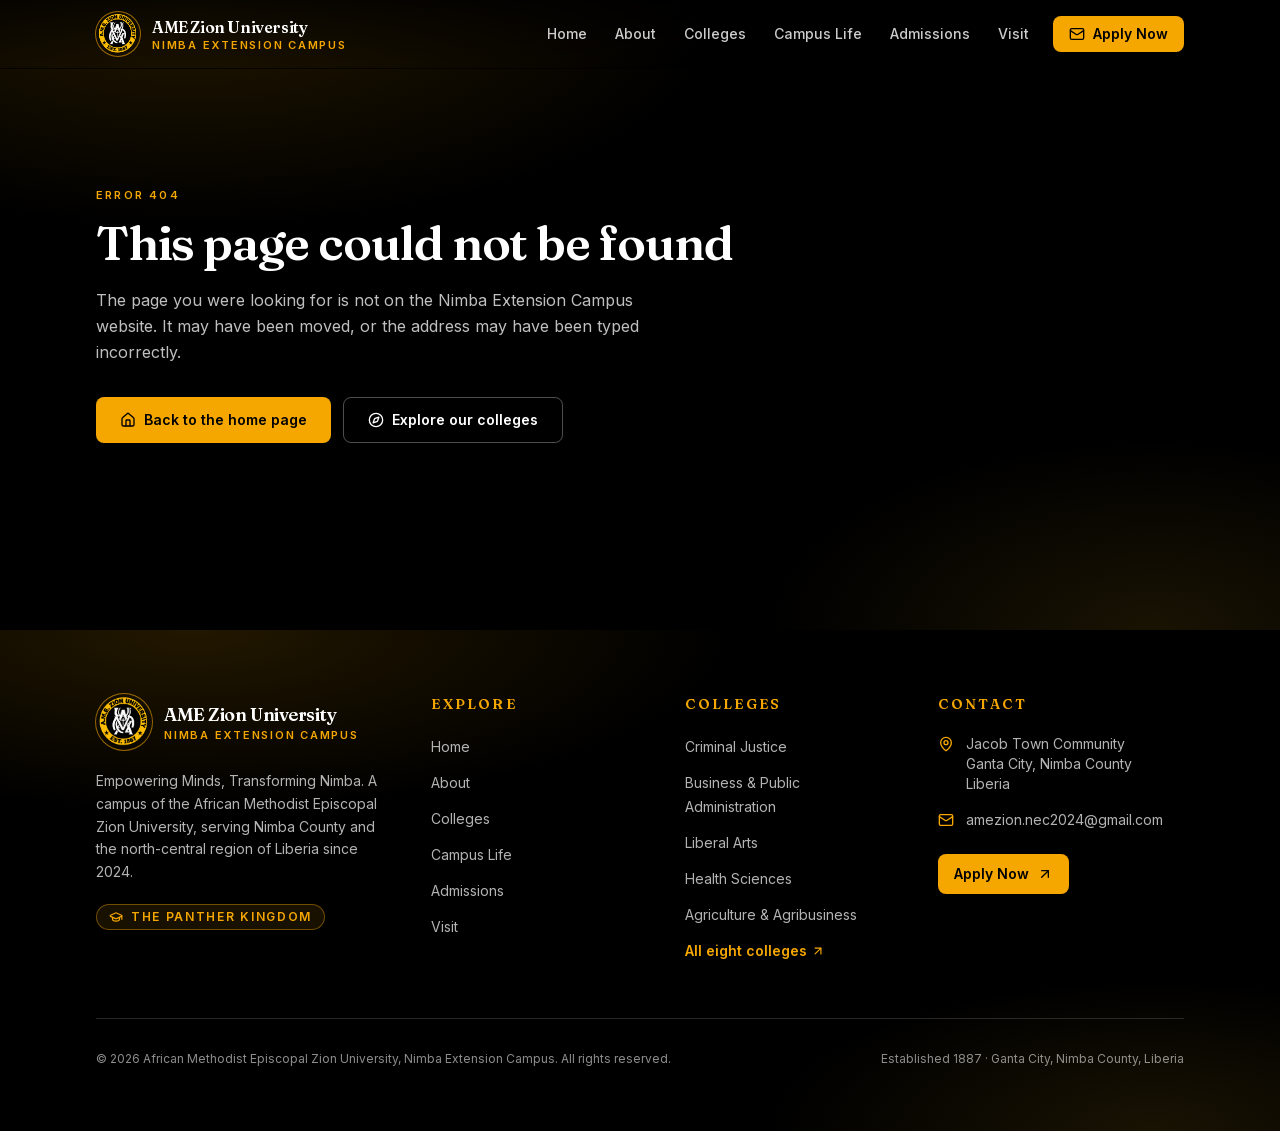
<file: 404/index.html>
<!DOCTYPE html><html lang="en"><head><meta charSet="utf-8"/><meta name="viewport" content="width=device-width, initial-scale=1"/><link rel="preload" as="image" href="/images/logo.png"/><link rel="stylesheet" href="/_next/static/chunks/2w_a03q-xvbwy.css" data-precedence="next"/><link rel="preload" as="script" fetchPriority="low" href="/_next/static/chunks/3vze45w-rb2mv.js"/><script src="/_next/static/chunks/2r3my3tp317_f.js" async=""></script><script src="/_next/static/chunks/1am1fgf2m8sq4.js" async=""></script><script src="/_next/static/chunks/0ovzgmdhni61e.js" async=""></script><script src="/_next/static/chunks/turbopack-0k5z_875esr9_.js" async=""></script><script src="/_next/static/chunks/1kh88yjomvy9a.js" async="" crossorigin=""></script><script src="/_next/static/chunks/42k94k2l7inqh.js" async="" crossorigin=""></script><script src="/_next/static/chunks/0u5mbdy_vnth_.js" async="" crossorigin=""></script><script src="https://apps.abacus.ai/chatllm/appllm-lib.js" async=""></script><meta name="robots" content="noindex"/><title>AME Zion University | Nimba Extension Campus — The Panther Kingdom</title><meta name="description" content="The Nimba Extension Campus of the African Methodist Episcopal Zion University in Jacob Town Community, Ganta City, Nimba County, Liberia. Eight colleges, one mission: Empowering Minds, Transforming Nimba."/><meta name="application-name" content="AME Zion University, Nimba Extension Campus"/><meta name="keywords" content="AME Zion University,Nimba Extension Campus,Ganta City university,Nimba County college,Liberia higher education,Panther Kingdom"/><meta property="og:title" content="AME Zion University | Nimba Extension Campus — The Panther Kingdom"/><meta property="og:description" content="The Nimba Extension Campus of the African Methodist Episcopal Zion University in Jacob Town Community, Ganta City, Nimba County, Liberia. Eight colleges, one mission: Empowering Minds, Transforming Nimba."/><meta property="og:url" content="https://11874ca120.na114.preview.abacusai.app/"/><meta property="og:site_name" content="AME Zion University, Nimba Extension Campus"/><meta property="og:locale" content="en_US"/><meta property="og:image" content="https://11874ca120.na114.preview.abacusai.app/og-image.png"/><meta property="og:image:width" content="1200"/><meta property="og:image:height" content="630"/><meta property="og:image:alt" content="AME Zion University, Nimba Extension Campus — Empowering Minds, Transforming Nimba"/><meta property="og:type" content="website"/><meta name="twitter:card" content="summary_large_image"/><meta name="twitter:title" content="AME Zion University | Nimba Extension Campus"/><meta name="twitter:description" content="The Nimba Extension Campus of the African Methodist Episcopal Zion University in Jacob Town Community, Ganta City, Nimba County, Liberia. Eight colleges, one mission: Empowering Minds, Transforming Nimba."/><meta name="twitter:image" content="https://11874ca120.na114.preview.abacusai.app/og-image.png"/><link rel="shortcut icon" href="/favicon.svg"/><link rel="icon" href="/favicon.svg"/><link rel="apple-touch-icon" href="/favicon.svg"/><meta name="next-size-adjust" content=""/><script src="/_next/static/chunks/0cz1d0mv5g_q7.js" noModule=""></script><script src="../site-enhancements.js" defer></script><script src="/github-pages.js" defer></script></head><body class="inter_fd091ad6-module__giF-bG__variable fraunces_ca873fe6-module__1rc9Oq__variable jetbrains_mono_6104e6b7-module__s6uLTa__variable font-sans antialiased"><div hidden=""><!--$--><!--/$--></div><script>((a,b,c,d,e,f,g,h)=>{let i=document.documentElement,j=["light","dark"],k="class"===a,l=k&&f?e.map(a=>f[a]||a):e;function m(b){var c;k?(i.classList.remove(...l),i.classList.add(b)):i.setAttribute(a,b),c=b,h&&j.includes(c)&&(i.style.colorScheme=c)}if(d)m(d);else try{let a=localStorage.getItem(b)||c,d=g&&"system"===a?window.matchMedia("(prefers-color-scheme: dark)").matches?"dark":"light":a;m(d)}catch(a){}})("class","theme","light","light",["light","dark"],null,false,true)</script><div class="flex min-h-screen flex-col bg-background"><header class="fixed inset-x-0 top-0 z-50 transition-all duration-normal border-b border-transparent bg-gradient-to-b from-black/70 to-transparent"><nav aria-label="Main navigation" class="mx-auto flex w-full max-w-6xl items-center justify-between gap-4 px-4 py-3 sm:px-6 lg:px-8"><a class="group flex items-center gap-3 rounded-md focus-visible:outline-none focus-visible:ring-2 focus-visible:ring-accent focus-visible:ring-offset-2" aria-label="African Methodist Episcopal Zion University Nimba Extension Campus — home" href="/"><span class="relative h-11 w-11 shrink-0 overflow-hidden rounded-full ring-1 ring-accent/60 transition-transform duration-fast group-hover:scale-105"><img alt="AME Zion University seal" decoding="async" data-nimg="fill" class="object-contain" style="position:absolute;height:100%;width:100%;left:0;top:0;right:0;bottom:0;color:transparent" src="/images/logo.png"/></span><span class="flex flex-col leading-tight"><span class="font-display text-[15px] font-semibold tracking-tight transition-colors duration-fast sm:text-base text-white">AME Zion University</span><span class="text-[10px] font-semibold uppercase tracking-[0.16em] transition-colors duration-fast sm:text-[11px] text-accent">Nimba Extension Campus</span></span></a><div class="hidden items-center gap-1 lg:flex"><a class="rounded-md px-3 py-2 text-sm font-medium transition-colors duration-fast text-white/80 hover:bg-white/10 hover:text-white" href="/">Home</a><a class="rounded-md px-3 py-2 text-sm font-medium transition-colors duration-fast text-white/80 hover:bg-white/10 hover:text-white" href="/about/">About</a><a class="rounded-md px-3 py-2 text-sm font-medium transition-colors duration-fast text-white/80 hover:bg-white/10 hover:text-white" href="/colleges/">Colleges</a><a class="rounded-md px-3 py-2 text-sm font-medium transition-colors duration-fast text-white/80 hover:bg-white/10 hover:text-white" href="/campus-life/">Campus Life</a><a class="rounded-md px-3 py-2 text-sm font-medium transition-colors duration-fast text-white/80 hover:bg-white/10 hover:text-white" href="/admissions/">Admissions</a><a class="rounded-md px-3 py-2 text-sm font-medium transition-colors duration-fast text-white/80 hover:bg-white/10 hover:text-white" href="/visit/">Visit</a><a class="ml-2 inline-flex items-center gap-2 rounded-md bg-accent px-4 py-2 text-sm font-semibold text-accent-foreground shadow-sm transition-all duration-fast hover:bg-gold-deep hover:shadow-md focus-visible:outline-none focus-visible:ring-2 focus-visible:ring-accent focus-visible:ring-offset-2" href="/admissions/"><svg xmlns="http://www.w3.org/2000/svg" width="24" height="24" viewBox="0 0 24 24" fill="none" stroke="currentColor" stroke-width="2" stroke-linecap="round" stroke-linejoin="round" class="lucide lucide-mail h-4 w-4" aria-hidden="true"><rect width="20" height="16" x="2" y="4" rx="2"></rect><path d="m22 7-8.97 5.7a1.94 1.94 0 0 1-2.06 0L2 7"></path></svg>Apply Now</a></div><button type="button" aria-expanded="false" aria-controls="mobile-menu" aria-label="Open menu" class="inline-flex h-10 w-10 items-center justify-center rounded-md transition-colors duration-fast lg:hidden text-white hover:bg-white/15"><svg xmlns="http://www.w3.org/2000/svg" width="24" height="24" viewBox="0 0 24 24" fill="none" stroke="currentColor" stroke-width="2" stroke-linecap="round" stroke-linejoin="round" class="lucide lucide-menu h-6 w-6" aria-hidden="true"><line x1="4" x2="20" y1="12" y2="12"></line><line x1="4" x2="20" y1="6" y2="6"></line><line x1="4" x2="20" y1="18" y2="18"></line></svg></button></nav><div id="mobile-menu" class="overflow-hidden border-t border-border bg-background transition-[max-height,opacity] duration-normal lg:hidden max-h-0 opacity-0"><div class="mx-auto flex w-full max-w-6xl flex-col gap-1 px-4 py-4 sm:px-6"><a class="rounded-md px-4 py-3 text-base font-medium transition-colors duration-fast text-muted-foreground hover:bg-muted hover:text-foreground" href="/">Home</a><a class="rounded-md px-4 py-3 text-base font-medium transition-colors duration-fast text-muted-foreground hover:bg-muted hover:text-foreground" href="/about/">About</a><a class="rounded-md px-4 py-3 text-base font-medium transition-colors duration-fast text-muted-foreground hover:bg-muted hover:text-foreground" href="/colleges/">Colleges</a><a class="rounded-md px-4 py-3 text-base font-medium transition-colors duration-fast text-muted-foreground hover:bg-muted hover:text-foreground" href="/campus-life/">Campus Life</a><a class="rounded-md px-4 py-3 text-base font-medium transition-colors duration-fast text-muted-foreground hover:bg-muted hover:text-foreground" href="/admissions/">Admissions</a><a class="rounded-md px-4 py-3 text-base font-medium transition-colors duration-fast text-muted-foreground hover:bg-muted hover:text-foreground" href="/visit/">Visit</a><a class="mt-2 inline-flex items-center justify-center gap-2 rounded-md bg-accent px-4 py-3 text-base font-semibold text-accent-foreground transition-colors duration-fast hover:bg-gold-deep" href="/admissions/"><svg xmlns="http://www.w3.org/2000/svg" width="24" height="24" viewBox="0 0 24 24" fill="none" stroke="currentColor" stroke-width="2" stroke-linecap="round" stroke-linejoin="round" class="lucide lucide-mail h-4 w-4" aria-hidden="true"><rect width="20" height="16" x="2" y="4" rx="2"></rect><path d="m22 7-8.97 5.7a1.94 1.94 0 0 1-2.06 0L2 7"></path></svg>Apply Now</a><a href="mailto:amezion.nec2024@gmail.com" class="mt-1 rounded-md px-4 py-3 text-sm text-muted-foreground transition-colors duration-fast hover:bg-muted hover:text-foreground">amezion.nec2024@gmail.com</a></div></div></header><main class="flex-1"><section class="ink-texture flex min-h-[70vh] items-center text-white"><div class="mx-auto w-full px-4 sm:px-6 lg:px-8 max-w-6xl"><div class="py-24"><p class="text-[11px] font-semibold uppercase tracking-[0.2em] text-accent">Error 404</p><h1 class="mt-4 font-display text-4xl font-semibold tracking-tight sm:text-5xl">This page could not be found</h1><p class="mt-5 max-w-xl text-base leading-relaxed text-white/75">The page you were looking for is not on the Nimba Extension Campus website. It may have been moved, or the address may have been typed incorrectly.</p><div class="mt-8 flex flex-col gap-3 sm:flex-row"><a class="inline-flex items-center justify-center gap-2 rounded-md bg-accent px-6 py-3 text-sm font-semibold text-accent-foreground transition-colors duration-fast hover:bg-gold-deep focus-visible:outline-none focus-visible:ring-2 focus-visible:ring-accent focus-visible:ring-offset-2 focus-visible:ring-offset-ink" href="/"><svg xmlns="http://www.w3.org/2000/svg" width="24" height="24" viewBox="0 0 24 24" fill="none" stroke="currentColor" stroke-width="2" stroke-linecap="round" stroke-linejoin="round" class="lucide lucide-house h-4 w-4" aria-hidden="true"><path d="M15 21v-8a1 1 0 0 0-1-1h-4a1 1 0 0 0-1 1v8"></path><path d="M3 10a2 2 0 0 1 .709-1.528l7-5.999a2 2 0 0 1 2.582 0l7 5.999A2 2 0 0 1 21 10v9a2 2 0 0 1-2 2H5a2 2 0 0 1-2-2z"></path></svg>Back to the home page</a><a class="inline-flex items-center justify-center gap-2 rounded-md border border-white/30 px-6 py-3 text-sm font-semibold text-white transition-colors duration-fast hover:border-accent hover:bg-white/10 focus-visible:outline-none focus-visible:ring-2 focus-visible:ring-accent focus-visible:ring-offset-2 focus-visible:ring-offset-ink" href="/colleges/"><svg xmlns="http://www.w3.org/2000/svg" width="24" height="24" viewBox="0 0 24 24" fill="none" stroke="currentColor" stroke-width="2" stroke-linecap="round" stroke-linejoin="round" class="lucide lucide-compass h-4 w-4" aria-hidden="true"><path d="m16.24 7.76-1.804 5.411a2 2 0 0 1-1.265 1.265L7.76 16.24l1.804-5.411a2 2 0 0 1 1.265-1.265z"></path><circle cx="12" cy="12" r="10"></circle></svg>Explore our colleges</a></div></div></div></section><!--$--><!--/$--></main><footer class="ink-texture text-white"><div class="mx-auto w-full max-w-6xl px-4 py-16 sm:px-6 lg:px-8"><div class="grid gap-12 lg:grid-cols-[1.4fr_1fr_1fr_1.2fr]"><div><div class="flex items-center gap-3"><span class="relative h-14 w-14 shrink-0 overflow-hidden rounded-full ring-1 ring-accent/60"><img alt="AME Zion University seal" loading="lazy" decoding="async" data-nimg="fill" class="object-contain" style="position:absolute;height:100%;width:100%;left:0;top:0;right:0;bottom:0;color:transparent" src="/images/logo.png"/></span><div class="leading-tight"><p class="font-display text-lg font-semibold tracking-tight text-white">AME Zion University</p><p class="text-[11px] font-semibold uppercase tracking-[0.16em] text-accent">Nimba Extension Campus</p></div></div><p class="mt-5 max-w-sm text-sm leading-relaxed text-white/70">Empowering Minds, Transforming Nimba<!-- -->. A campus of the African Methodist Episcopal Zion University, serving Nimba County and the north-central region of Liberia since 2024.</p><p class="mt-5 inline-flex items-center gap-2 rounded-full border border-accent/40 bg-accent/10 px-3 py-1 text-xs font-semibold uppercase tracking-[0.14em] text-accent"><svg xmlns="http://www.w3.org/2000/svg" width="24" height="24" viewBox="0 0 24 24" fill="none" stroke="currentColor" stroke-width="2" stroke-linecap="round" stroke-linejoin="round" class="lucide lucide-graduation-cap h-3.5 w-3.5" aria-hidden="true"><path d="M21.42 10.922a1 1 0 0 0-.019-1.838L12.83 5.18a2 2 0 0 0-1.66 0L2.6 9.08a1 1 0 0 0 0 1.832l8.57 3.908a2 2 0 0 0 1.66 0z"></path><path d="M22 10v6"></path><path d="M6 12.5V16a6 3 0 0 0 12 0v-3.5"></path></svg>The Panther Kingdom</p></div><div><h2 class="font-display text-sm font-semibold uppercase tracking-[0.16em] text-accent">Explore</h2><ul class="mt-5 space-y-3"><li><a class="text-sm text-white/70 transition-colors duration-fast hover:text-accent" href="/">Home</a></li><li><a class="text-sm text-white/70 transition-colors duration-fast hover:text-accent" href="/about/">About</a></li><li><a class="text-sm text-white/70 transition-colors duration-fast hover:text-accent" href="/colleges/">Colleges</a></li><li><a class="text-sm text-white/70 transition-colors duration-fast hover:text-accent" href="/campus-life/">Campus Life</a></li><li><a class="text-sm text-white/70 transition-colors duration-fast hover:text-accent" href="/admissions/">Admissions</a></li><li><a class="text-sm text-white/70 transition-colors duration-fast hover:text-accent" href="/visit/">Visit</a></li></ul></div><div><h2 class="font-display text-sm font-semibold uppercase tracking-[0.16em] text-accent">Colleges</h2><ul class="mt-5 space-y-3"><li><a class="text-sm text-white/70 transition-colors duration-fast hover:text-accent" href="/colleges/">Criminal Justice</a></li><li><a class="text-sm text-white/70 transition-colors duration-fast hover:text-accent" href="/colleges/">Business &amp; Public Administration</a></li><li><a class="text-sm text-white/70 transition-colors duration-fast hover:text-accent" href="/colleges/">Liberal Arts</a></li><li><a class="text-sm text-white/70 transition-colors duration-fast hover:text-accent" href="/colleges/">Health Sciences</a></li><li><a class="text-sm text-white/70 transition-colors duration-fast hover:text-accent" href="/colleges/">Agriculture &amp; Agribusiness</a></li><li><a class="inline-flex items-center gap-1 text-sm font-semibold text-accent transition-colors duration-fast hover:text-white" href="/colleges/">All eight colleges<svg xmlns="http://www.w3.org/2000/svg" width="24" height="24" viewBox="0 0 24 24" fill="none" stroke="currentColor" stroke-width="2" stroke-linecap="round" stroke-linejoin="round" class="lucide lucide-arrow-up-right h-3.5 w-3.5" aria-hidden="true"><path d="M7 7h10v10"></path><path d="M7 17 17 7"></path></svg></a></li></ul></div><div><h2 class="font-display text-sm font-semibold uppercase tracking-[0.16em] text-accent">Contact</h2><ul class="mt-5 space-y-4 text-sm text-white/70"><li class="flex gap-3"><svg xmlns="http://www.w3.org/2000/svg" width="24" height="24" viewBox="0 0 24 24" fill="none" stroke="currentColor" stroke-width="2" stroke-linecap="round" stroke-linejoin="round" class="lucide lucide-map-pin mt-0.5 h-4 w-4 shrink-0 text-accent" aria-hidden="true"><path d="M20 10c0 4.993-5.539 10.193-7.399 11.799a1 1 0 0 1-1.202 0C9.539 20.193 4 14.993 4 10a8 8 0 0 1 16 0"></path><circle cx="12" cy="10" r="3"></circle></svg><span>Jacob Town Community<br/>Ganta City<!-- -->, <!-- -->Nimba County<br/>Liberia</span></li><li class="flex gap-3"><svg xmlns="http://www.w3.org/2000/svg" width="24" height="24" viewBox="0 0 24 24" fill="none" stroke="currentColor" stroke-width="2" stroke-linecap="round" stroke-linejoin="round" class="lucide lucide-mail mt-0.5 h-4 w-4 shrink-0 text-accent" aria-hidden="true"><rect width="20" height="16" x="2" y="4" rx="2"></rect><path d="m22 7-8.97 5.7a1.94 1.94 0 0 1-2.06 0L2 7"></path></svg><a href="mailto:amezion.nec2024@gmail.com" class="break-all transition-colors duration-fast hover:text-accent"><span>amezion.nec2024@gmail.com</span></a></li></ul><a class="mt-6 inline-flex items-center gap-2 rounded-md bg-accent px-4 py-2.5 text-sm font-semibold text-accent-foreground transition-colors duration-fast hover:bg-gold-deep" href="/admissions/">Apply Now<svg xmlns="http://www.w3.org/2000/svg" width="24" height="24" viewBox="0 0 24 24" fill="none" stroke="currentColor" stroke-width="2" stroke-linecap="round" stroke-linejoin="round" class="lucide lucide-arrow-up-right h-4 w-4" aria-hidden="true"><path d="M7 7h10v10"></path><path d="M7 17 17 7"></path></svg></a></div></div><div class="mt-14 flex flex-col gap-4 border-t border-white/15 pt-8 text-xs text-white/55 sm:flex-row sm:items-center sm:justify-between"><p>© <!-- -->2026<!-- --> African Methodist Episcopal Zion University, Nimba Extension Campus. All rights reserved.</p><p>Established <!-- -->1887<!-- --> · Ganta City, Nimba County, Liberia</p></div></div></footer></div><script src="/_next/static/chunks/3vze45w-rb2mv.js" id="_R_" async=""></script><script>(self.__next_f=self.__next_f||[]).push([0])</script><script>self.__next_f.push([1,"1:\"$Sreact.fragment\"\n2:I[79993,[\"/_next/static/chunks/1kh88yjomvy9a.js\",\"/_next/static/chunks/42k94k2l7inqh.js\",\"/_next/static/chunks/0u5mbdy_vnth_.js\"],\"ThemeProvider\"]\n3:I[28824,[\"/_next/static/chunks/1kh88yjomvy9a.js\",\"/_next/static/chunks/42k94k2l7inqh.js\",\"/_next/static/chunks/0u5mbdy_vnth_.js\"],\"SiteNavbar\"]\n4:I[46103,[\"/_next/static/chunks/1kh88yjomvy9a.js\",\"/_next/static/chunks/42k94k2l7inqh.js\",\"/_next/static/chunks/0u5mbdy_vnth_.js\"],\"default\"]\n5:I[47637,[\"/_next/static/chunks/1kh88yjomvy9a.js\",\"/_next/static/chunks/42k94k2l7inqh.js\",\"/_next/static/chunks/0u5mbdy_vnth_.js\"],\"default\"]\n6:I[31715,[\"/_next/static/chunks/1kh88yjomvy9a.js\",\"/_next/static/chunks/42k94k2l7inqh.js\",\"/_next/static/chunks/0u5mbdy_vnth_.js\"],\"\"]\ne:I[89456,[\"/_next/static/chunks/1kh88yjomvy9a.js\",\"/_next/static/chunks/42k94k2l7inqh.js\",\"/_next/static/chunks/0u5mbdy_vnth_.js\"],\"default\",1]\n:HL[\"/_next/static/chunks/2w_a03q-xvbwy.css\",\"style\"]\nc:X\n0:{\"P\":null,\"c\":[\"\",\"_not-found\",\"\"],\"q\":\"\",\"i\":false,\"f\":[[[\"\",{\"children\":[\"/_not-found\",{\"children\":[\"__PAGE__\",{},\"$undefined\",\"$undefined\",4608]},\"$undefined\",\"$undefined\",4608]},\"$undefined\",\"$undefined\",4624],[[\"$\",\"$1\",\"c\",{\"children\":[[[\"$\",\"link\",\"0\",{\"rel\":\"stylesheet\",\"href\":\"/_next/static/chunks/2w_a03q-xvbwy.css\",\"precedence\":\"next\",\"crossOrigin\":\"$undefined\",\"nonce\":\"$undefined\"}],[\"$\",\"script\",\"script-0\",{\"src\":\"/_next/static/chunks/1kh88yjomvy9a.js\",\"async\":true,\"nonce\":\"$undefined\"}],[\"$\",\"script\",\"script-1\",{\"src\":\"/_next/static/chunks/42k94k2l7inqh.js\",\"async\":true,\"nonce\":\"$undefined\"}],[\"$\",\"script\",\"script-2\",{\"src\":\"/_next/static/chunks/0u5mbdy_vnth_.js\",\"async\":true,\"nonce\":\"$undefined\"}]],[\"$\",\"html\",null,{\"lang\":\"en\",\"suppressHydrationWarning\":true,\"children\":[[\"$\",\"head\",null,{\"children\":[\"$\",\"script\",null,{\"src\":\"https://apps.abacus.ai/chatllm/appllm-lib.js\",\"async\":true}]}],[\"$\",\"body\",null,{\"className\":\"inter_fd091ad6-module__giF-bG__variable fraunces_ca873fe6-module__1rc9Oq__variable jetbrains_mono_6104e6b7-module__s6uLTa__variable font-sans antialiased\",\"children\":[\"$\",\"$L2\",null,{\"attribute\":\"class\",\"defaultTheme\":\"light\",\"enableSystem\":false,\"forcedTheme\":\"light\",\"disableTransitionOnChange\":true,\"children\":[[\"$\",\"div\",null,{\"className\":\"flex min-h-screen flex-col bg-background\",\"children\":[[\"$\",\"$L3\",null,{}],[\"$\",\"main\",null,{\"className\":\"flex-1\",\"children\":[\"$\",\"$L4\",null,{\"parallelRouterKey\":\"children\",\"error\":\"$undefined\",\"errorStyles\":\"$undefined\",\"errorScripts\":\"$undefined\",\"template\":[\"$\",\"$L5\",null,{}],\"templateStyles\":\"$undefined\",\"templateScripts\":\"$undefined\",\"notFound\":[[\"$\",\"section\",null,{\"className\":\"ink-texture flex min-h-[70vh] items-center text-white\",\"children\":[\"$\",\"div\",null,{\"className\":\"mx-auto w-full px-4 sm:px-6 lg:px-8 max-w-6xl\",\"children\":[\"$\",\"div\",null,{\"className\":\"py-24\",\"children\":[[\"$\",\"p\",null,{\"className\":\"text-[11px] font-semibold uppercase tracking-[0.2em] text-accent\",\"children\":\"Error 404\"}],[\"$\",\"h1\",null,{\"className\":\"mt-4 font-display text-4xl font-semibold tracking-tight sm:text-5xl\",\"children\":\"This page could not be found\"}],[\"$\",\"p\",null,{\"className\":\"mt-5 max-w-xl text-base leading-relaxed text-white/75\",\"children\":\"The page you were looking for is not on the Nimba Extension Campus website. It may have been moved, or the address may have been typed incorrectly.\"}],[\"$\",\"div\",null,{\"className\":\"mt-8 flex flex-col gap-3 sm:flex-row\",\"children\":[[\"$\",\"$L6\",null,{\"href\":\"/\",\"className\":\"inline-flex items-center justify-center gap-2 rounded-md bg-accent px-6 py-3 text-sm font-semibold text-accent-foreground transition-colors duration-fast hover:bg-gold-deep focus-visible:outline-none focus-visible:ring-2 focus-visible:ring-accent focus-visible:ring-offset-2 focus-visible:ring-offset-ink\",\"children\":[[\"$\",\"svg\",null,{\"ref\":\"$undefined\",\"xmlns\":\"http://www.w3.org/2000/svg\",\"width\":24,\"height\":24,\"viewBox\":\"0 0 24 24\",\"fill\":\"none\",\"stroke\":\"currentColor\",\"strokeWidth\":2,\"strokeLinecap\":\"round\",\"strokeLinejoin\":\"round\",\"className\":\"lucide lucide-house h-4 w-4\",\"aria-hidden\":\"true\",\"children\":[[\"$\",\"path\",\"5wwlr5\",{\"d\":\"M15 21v-8a1 1 0 0 0-1-1h-4a1 1 0 0 0-1 1v8\"}],[\"$\",\"path\",\"1d0kgt\",{\"d\":\"M3 10a2 2 0 0 1 .709-1.528l7-5.999a2 2 0 0 1 2.582 0l7 5.999A2 2 0 0 1 21 10v9a2 2 0 0 1-2 2H5a2 2 0 0 1-2-2z\"}],\"$undefined\"]}],\"Back to the home page\"]}],[\"$\",\"$L6\",null,{\"href\":\"/colleges\",\"className\":\"inline-flex items-center justify-center gap-2 rounded-md border border-white/30 px-6 py-3 text-sm font-semibold text-white transition-colors duration-fast hover:border-accent hover:bg-white/10 focus-visible:outline-none focus-visible:ring-2 focus-visible:ring-accent focus-visible:ring-offset-2 focus-visible:ring-offset-ink\",\"children\":[[\"$\",\"svg\",null,{\"ref\":\"$undefined\",\"xmlns\":\"http://www.w3.org/2000/svg\",\"width\":24,\"height\":24,\"viewBox\":\"0 0 24 24\",\"fill\":\"none\",\"stroke\":\"currentColor\",\"strokeWidth\":2,\"strokeLinecap\":\"round\",\"strokeLinejoin\":\"round\",\"className\":\"lucide lucide-compass h-4 w-4\",\"aria-hidden\":\"true\",\"children\":[[\"$\",\"path\",\"9ktpf1\",{\"d\":\"m16.24 7.76-1.804 5.411a2 2 0 0 1-1.265 1.265L7.76 16.24l1.804-5.411a2 2 0 0 1 1.265-1.265z\"}],[\"$\",\"circle\",\"1mglay\",{\"cx\":\"12\",\"cy\":\"12\",\"r\":\"10\"}],\"$undefined\"]}],\"Explore our colleges\"]}]]}]]}]}]}],[]],\"forbidden\":\"$undefined\",\"unauthorized\":\"$undefined\"}]}],[\"$\",\"footer\",null,{\"className\":\"ink-texture text-white\",\"children\":\"$L7\"}]]}],\"$L8\",\"$L9\"]}]}]]}]]}],{\"children\":[\"$La\",{\"children\":[\"$Lb\",{},null,false,null]},null,false,\"$c\"]},null,false,null],\"$Ld\",false]],\"m\":\"$undefined\",\"G\":[\"$e\",[\"$Lf\"]],\"S\":true,\"h\":null,\"r\":\"$undefined\",\"s\":\"$undefined\",\"a\":\"$undefined\",\"l\":\"$undefined\",\"p\":\"$undefined\",\"d\":\"$undefined\",\"b\":\"DK6GNg0HFyukEpQHY8OhG\"}\n10:I[62721,[\"/_next/static/chunks/1kh88yjomvy9a.js\",\"/_next/static/chunks/42k94k2l7inqh.js\",\"/_next/static/chunks/0u5mbdy_vnth_.js\"],\"Image\"]\n15:I[58975,[\"/_next/static/chunks/1kh88yjomvy9a.js\",\"/_next/static/chunks/42k94k2l7inqh.js\",\"/_next/static/chunks/0u5mbdy_vnth_.js\"],\"Toaster\"]\n16:I[91833,[\"/_next/static/chunks/1kh88yjomvy9a.js\",\"/_next/static/chunks/42k94k2l7inqh.js\",\"/_next/static/chunks/0u5mbdy_vnth_.js\"],\"ChunkLoadErrorHandler\"]\n17:I[67948,[\"/_next/static/chunks/1kh88yjomvy9a.js\",\"/_next/static/chunks/42k94k2l7inqh.js\",\"/_next/static/chunks/0u5mbdy_vnth_.js\"],\"OutletBoundary\"]\n18:\"$Sreact.suspense\"\n1a:I[67948,[\"/_next/static/chunks/1kh88yjomvy9a.js\",\"/_next/static/chunks/42k94k2l7inqh.js\",\"/_next/static/chunks/0u5mbdy_vnth_.js\"],\"ViewportBoundary\"]\n1c:I[67948,[\"/_next/static/chunks/1kh88yjomvy9a.js\",\"/_next/static/chunks/42k94k2l7inqh.js\",\"/_next/static/chunks/0u5mbdy_vnth_.js\"],\"MetadataBoundary\"]\n7:[\"$\",\"div\",null,{\"className\":\"mx-auto w-full max-w-6xl px-4 py-16 sm:px-6 lg:px-8\",\"children\":[[\"$\",\"div\",null,{\"className\":\"grid gap-12 lg:grid-cols-[1.4fr_1fr_1fr_1.2fr]\",\"children\":[[\"$\",\"div\",null,{\"children\":[[\"$\",\"div\",null,{\"className\":\"flex items-center gap-3\",\"children\":[[\"$\",\"span\",null,{\"className\":\"relative h-14 w-14 shrink-0 overflow-hidden rounded-full ring-1 ring-accent/60\",\"children\":[\"$\",\"$L10\",null,{\"src\":\"/images/logo.png\",\"alt\":\"AME Zion University seal\",\"fill\":true,\"sizes\":\"56px\",\"className\":\"object-contain\"}]}],[\"$\",\"div\",null,{\"className\":\"leading-tight\",\"children\":[[\"$\",\"p\",null,{\"className\":\"font-display text-lg font-semibold tracking-tight text-white\",\"children\":\"AME Zion University\"}],[\"$\",\"p\",null,{\"className\":\"text-[11px] font-semibold uppercase tracking-[0.16em] text-accent\",\"children\":\"Nimba Extension Campus\"}]]}]]}],[\"$\",\"p\",null,{\"className\":\"mt-5 max-w-sm text-sm leading-relaxed text-white/70\",\"children\":[\"Empowering Minds, Transforming Nimba\",\". A campus of the African Methodist Episcopal Zion University, serving Nimba County and the north-central region of Liberia since 2024.\"]}],[\"$\",\"p\",null,{\"className\":\"mt-5 inline-flex items-center gap-2 rounded-full border border-accent/40 bg-accent/10 px-3 py-1 text-xs font-semibold uppercase tracking-[0.14em] text-accent\",\"children\":[[\"$\",\"svg\",null,{\"ref\":\"$undefined\",\"xmlns\":\"http://www.w3.org/2000/svg\",\"width\":24,\"height\":24,\"viewBox\":\"0 0 24 24\",\"fill\":\"none\",\"stroke\":\"currentColor\",\"strokeWidth\":2,\"strokeLinecap\":\"round\",\"strokeLinejoin\":\"round\",\"className\":\"lucide lucide-graduation-cap h-3.5 w-3.5\",\"aria-hidden\":\"true\",\"children\":[[\"$\",\"path\",\"j76jl0\",{\"d\":\"M21.42 10.922a1 1 0 0 0-.019-1.838L12.83 5.18a2 2 0 0 0-1.66 0L2.6 9.08a1 1 0 0 0 0 1.832l8.57 3.908a2 2 0 0 0 1.66 0z\"}],[\"$\",\"path\",\"1lu8f3\",{\"d\":\"M22 10v6\"}],[\"$\",\"path\",\"1r8lef\",{\"d\":\"M6 12.5V16a6 3 0 0 0 12 0v-3.5\"}],\"$undefined\"]}],\"The Panther Kingdom\"]}]]}],[\"$\",\"div\",null,{\"children\":[[\"$\",\"h2\",null,{\"className\":\"font-display text-sm font-semibold uppercase tracking-[0.16em] text-accent\",\"children\":\"Explore\"}],[\"$\",\"ul\",null,{\"className\":\"mt-5 space-y-3\",\"children\":[[\"$\",\"li\",\"/\",{\"children\":[\"$\",\"$L6\",null,{\"href\":\"/\",\"className\":\"text-sm text-white/70 transition-colors duration-fast hover:text-accent\",\"children\":\"Home\"}]}],[\"$\",\"li\",\"/about\",{\"children\":[\"$\",\"$L6\",null,{\"href\":\"/about\",\"className\":\"text-sm text-white/70 transition-colors duration-fast hover:text-accent\",\"children\":\"About\"}]}],[\"$\",\"li\",\"/colleges\",{\"children\":[\"$\",\"$L6\",null,{\"href\":\"/colleges\",\"className\":\"text-sm text-white/70 transition-colors duration-fast hover:text-accent\",\"children\":\"Colleges\"}]}],[\"$\",\"li\",\"/campus-life\",{\"children\":[\"$\",\"$L6\",null,{\"href\":\"/campus-life\",\"className\":\"text-sm text-white/70 transition-colors duration-fast hover:text-accent\",\"children\":\"Campus Life\"}]}],[\"$\",\"li\",\"/admissions\",{\"children\":[\"$\",\"$L6\",null,{\"href\":\"/admissions\",\"className\":\"text-sm text-white/70 transition-colors duration-fast hover:text-accent\",\"children\":\"Admissions\"}]}],[\"$\",\"li\",\"/visit\",{\"children\":[\"$\",\"$L6\",null,{\"href\":\"/visit\",\"className\":\"text-sm text-white/70 transition-colors duration-fast hover:text-accent\",\"children\":\"Visit\"}]}]]}]]}],[\"$\",\"div\",null,{\"children\":[[\"$\",\"h2\",null,{\"className\":\"font-display text-sm font-semibold uppercase tracking-[0.16em] text-accent\",\"children\":\"Colleges\"}],[\"$\",\"ul\",null,{\"className\":\"mt-5 space-y-3\",\"children\":[[[\"$\",\"li\",\"criminal-justice\",{\"children\":[\"$\",\"$L6\",null,{\"href\":\"/colleges\",\"className\":\"text-sm text-white/70 transition-colors duration-fast hover:text-accent\",\"children\":\"Criminal Justice\"}]}],[\"$\",\"li\",\"business-public-administration\",{\"children\":[\"$\",\"$L6\",null,{\"href\":\"/colleges\",\"className\":\"text-sm text-white/70 transition-colors duration-fast hover:text-accent\",\"children\":\"Business \u0026 Public Administration\"}]}],[\"$\",\"li\",\"liberal-arts\",{\"children\":[\"$\",\"$L6\",null,{\"href\":\"/colleges\",\"className\":\"text-sm text-white/70 transition-colors duration-fast hover:text-accent\",\"children\":\"Liberal Arts\"}]}],[\"$\",\"li\",\"health-sciences\",{\"children\":[\"$\",\"$L6\",null,{\"href\":\"/colleges\",\"className\":\"text-sm text-white/70 transition-colors duration-fast hover:text-accent\",\"children\":\"Health Sciences\"}]}],\"$L11\"],\"$L12\"]}]]}],\"$L13\"]}],\"$L14\"]}]\n8:[\"$\",\"$L15\",null,{}]\n9:[\"$\",\"$L16\",null,{}]\na:[\"$\",\"$1\",\"c\",{\"children\":[null,[\"$\",\"$L4\",null,{\"parallelRouterKey\":\"children\",\"error\":\"$undefined\",\"errorStyles\":\"$undefined\",\"errorScripts\":\"$undefined\",\"template\":[\"$\",\"$L5\",null,{}],\"templateStyles\":\"$undefined\",\"templateScripts\":\"$undefined\",\"notFound\":\"$undefined\",\"forbidden\":\"$undefined\",\"unauthorized\":\"$undefined\"}]]}]\nb:[\"$\",\"$1\",\"c\",{\"children\":[[\"$\",\"section\",null,{\"className\":\"ink-texture flex min-h-[70vh] items-center text-white\",\"children\":[\"$\",\"div\",null,{\"className\":\"mx-auto w-full px-4 sm:px-6 lg:px-8 max-w-6xl\",\"children\":[\"$\",\"div\",null,{\"className\":\"py-24\",\"children\":[[\"$\",\"p\",null,{\"className\":\"text-[11px] font-semibold uppercase tracking-[0.2em] text-accent\",\"children\":\"Error 404\"}],[\"$\",\"h1\",null,{\"className\":\"mt-4 font-display text-4xl font-semibold tracking-tight sm:text-5xl\",\"children\":\"This page could not be found\"}],[\"$\",\"p\",null,{\"className\":\"mt-5 max-w-xl text-base leading-relaxed text-white/75\",\"children\":\"The page you were looking for is not on the Nimba Extension Campus website. It may have been moved, or the address may have been typed incorrectly.\"}],[\"$\",\"div\",null,{\"className\":\"mt-8 flex flex-col gap-3 sm:flex-row\",\"children\":[[\"$\",\"$L6\",null,{\"href\":\"/\",\"className\":\"inline-flex items-center justify-center gap-2 rounded-md bg-accent px-6 py-3 text-sm font-semibold text-accent-foreground transition-colors duration-fast hover:bg-gold-deep focus-visible:outline-none focus-visible:ring-2 focus-visible:ring-accent focus-visible:ring-offset-2 focus-visible:ring-offset-ink\",\"children\":[[\"$\",\"svg\",null,{\"ref\":\"$undefined\",\"xmlns\":\"http://www.w3.org/2000/svg\",\"width\":24,\"height\":24,\"viewBox\":\"0 0 24 24\",\"fill\":\"none\",\"stroke\":\"currentColor\",\"strokeWidth\":2,\"strokeLinecap\":\"round\",\"strokeLinejoin\":\"round\",\"className\":\"lucide lucide-house h-4 w-4\",\"aria-hidden\":\"true\",\"children\":[[\"$\",\"path\",\"5wwlr5\",{\"d\":\"M15 21v-8a1 1 0 0 0-1-1h-4a1 1 0 0 0-1 1v8\"}],[\"$\",\"path\",\"1d0kgt\",{\"d\":\"M3 10a2 2 0 0 1 .709-1.528l7-5.999a2 2 0 0 1 2.582 0l7 5.999A2 2 0 0 1 21 10v9a2 2 0 0 1-2 2H5a2 2 0 0 1-2-2z\"}],\"$undefined\"]}],\"Back to the home page\"]}],[\"$\",\"$L6\",null,{\"href\":\"/colleges\",\"className\":\"inline-flex items-center justify-center gap-2 rounded-md border border-white/30 px-6 py-3 text-sm font-semibold text-white transition-colors duration-fast hover:border-accent hover:bg-white/10 focus-visible:outline-none focus-visible:ring-2 focus-visible:ring-accent focus-visible:ring-offset-2 focus-visible:ring-offset-ink\",\"children\":[[\"$\",\"svg\",null,{\"ref\":\"$undefined\",\"xmlns\":\"http://www.w3.org/2000/svg\",\"width\":24,\"height\":24,\"viewBox\":\"0 0 24 24\",\"fill\":\"none\",\"stroke\":\"currentColor\",\"strokeWidth\":2,\"strokeLinecap\":\"round\",\"strokeLinejoin\":\"round\",\"className\":\"lucide lucide-compass h-4 w-4\",\"aria-hidden\":\"true\",\"children\":[[\"$\",\"path\",\"9ktpf1\",{\"d\":\"m16.24 7.76-1.804 5.411a2 2 0 0 1-1.265 1.265L7.76 16.24l1.804-5.411a2 2 0 0 1 1.265-1.265z\"}],[\"$\",\"circle\",\"1mglay\",{\"cx\":\"12\",\"cy\":\"12\",\"r\":\"10\"}],\"$undefined\"]}],\"Explore our colleges\"]}]]}]]}]}]}],null,[\"$\",\"$L17\",null,{\"children\":[\"$\",\"$18\",null,{\"name\":\"Next.MetadataOutlet\",\"children\":\"$@19\"}]}]]}]\nd:[\"$\",\"$1\",\"h\",{\"children\":[[\"$\",\"meta\",null,{\"name\":\"robots\",\"content\":\"noindex\"}],[\"$\",\"$L1a\",null,{\"children\":\"$L1b\"}],[\"$\",\"div\",null,{\"hidden\":true,\"children\":[\"$\",\"$L1c\",null,{\"children\":[\"$\",\"$18\",null,{\"name\":\"Next.Metadata\",\"children\":\"$L1d\"}]}]}],[\"$\",\"meta\",null,{\"name\":\"next-size-adjust\",\"content\":\"\"}]]}]\nf:[\"$\",\"link\",\"0\",{\"rel\":\"stylesheet\",\"href\":\"/_next/static/chunks/2w_a03q-xvbwy.css\",\"precedence\":\"next\",\"crossOrigin\":\"$undefined\",\"nonce\":\"$undefined\"}]\nc:C\n11:[\"$\",\"li\",\"agriculture-agribusiness\",{\"children\":[\"$\",\"$L6\",null,{\"href\":\"/colleges\",\"className\":\"text-sm text-white/70 transition-colors duration-fast hover:text-accent\",\"children\":\"Agriculture \u0026 Agribusiness\"}]}]\n12:[\"$\",\"li\",null,{\"children\":[\"$\",\"$L6\",null,{\"href\":\"/colleges\",\"className\":\"inline-flex items-center gap-1 text-sm font-semibold text-accent transition-colors duration-fast hover:text-white\",\"children\":[\"All eight colleges\",[\"$\",\"svg\",null,{\"ref\":\"$undefined\",\"xmlns\":\"http://www.w3.org/2000/svg\",\"width\":24,\"height\":24,\"viewBox\":\"0 0 24 24\",\"fill\":\"none\",\"stroke\":\"currentColor\",\"strokeWidth\":2,\"strokeLinecap\":\"round\",\"strokeLinejoin\":\"round\",\"className\":\"lucide lucide-arrow-up-right h-3.5 w-3.5\",\"aria-hidden\":\"true\",\"children\":[[\"$\",\"path\",\"1tivn9\",{\"d\":\"M7 7h10v10\"}],[\"$\",\"path\",\"1vkiza\",{\"d\":\"M7 17 17 7\"}],\"$undefined\"]}]]}]}]\n13:[\"$\",\"div\",null,{\"children\":[[\"$\",\"h2\",null,{\"className\":\"font-display text-sm font-semibold uppercase tracking-[0.16em] text-accent\",\"children\":\"Contact\"}],[\"$\",\"ul\",null,{\"className\":\"mt-5 space-y-4 text-sm text-white/70\",\"children\":[[\"$\",\"li\",null,{\"className\":\"flex gap-3\",\"children\":[[\"$\",\"svg\",null,{\"ref\":\"$undefined\",\"xmlns\":\"http://www.w3.org/2000/svg\",\"width\":24,\"height\":24,\"viewBox\":\"0 0 24 24\",\"fill\":\"none\",\"stroke\":\"currentColor\",\"strokeWidth\":2,\"strokeLinecap\":\"round\",\"strokeLinejoin\":\"round\",\"className\":\"lucide lucide-map-pin mt-0.5 h-4 w-4 shrink-0 text-accent\",\"aria-hidden\":\"true\",\"children\":[[\"$\",\"path\",\"1r0f0z\",{\"d\":\"M20 10c0 4.993-5.539 10.193-7.399 11.799a1 1 0 0 1-1.202 0C9.539 20.193 4 14.993 4 10a8 8 0 0 1 16 0\"}],[\"$\",\"circle\",\"ilqhr7\",{\"cx\":\"12\",\"cy\":\"10\",\"r\":\"3\"}],\"$undefined\"]}],[\"$\",\"span\",null,{\"children\":[\"Jacob Town Community\",[\"$\",\"br\",null,{}],\"Ganta City\",\", \",\"Nimba County\",[\"$\",\"br\",null,{}],\"Liberia\"]}]]}],[\"$\",\"li\",null,{\"className\":\"flex gap-3\",\"children\":[[\"$\",\"svg\",null,{\"ref\":\"$undefined\",\"xmlns\":\"http://www.w3.org/2000/svg\",\"width\":24,\"height\":24,\"viewBox\":\"0 0 24 24\",\"fill\":\"none\",\"stroke\":\"currentColor\",\"strokeWidth\":2,\"strokeLinecap\":\"round\",\"strokeLinejoin\":\"round\",\"className\":\"lucide lucide-mail mt-0.5 h-4 w-4 shrink-0 text-accent\",\"aria-hidden\":\"true\",\"children\":[[\"$\",\"rect\",\"18n3k1\",{\"width\":\"20\",\"height\":\"16\",\"x\":\"2\",\"y\":\"4\",\"rx\":\"2\"}],[\"$\",\"path\",\"1ocrg3\",{\"d\":\"m22 7-8.97 5.7a1.94 1.94 0 0 1-2.06 0L2 7\"}],\"$undefined\"]}],[\"$\",\"a\",null,{\"href\":\"mailto:amezion.nec2024@gmail.com\",\"className\":\"break-all transition-colors duration-fast hover:text-accent\",\"children\":[\"$\",\"span\",null,{\"suppressHydrationWarning\":true,\"children\":\"amezion.nec2024@gmail.com\"}]}]]}]]}],[\"$\",\"$L6\",null,{\"href\":\"/admissions\",\"className\":\"mt-6 inline-flex items-center gap-2 rounded-md bg-accent px-4 py-2.5 text-sm font-semibold text-accent-foreground transition-colors duration-fast hover:bg-gold-deep\",\"children\":[\"Apply Now\",[\"$\",\"svg\",null,{\"ref\":\"$undefined\",\"xmlns\":\"http://www.w3.org/2000/svg\",\"width\":24,\"height\":24,\"viewBox\":\"0 0 24 24\",\"fill\":\"none\",\"stroke\":\"currentColor\",\"strokeWidth\":2,\"strokeLinecap\":\"round\",\"strokeLinejoin\":\"round\",\"className\":\"lucide lucide-arrow-up-right h-4 w-4\",\"aria-hidden\":\"true\",\"children\":[[\"$\",\"path\",\"1tivn9\",{\"d\":\"M7 7h10v10\"}],[\"$\",\"path\",\"1vkiza\",{\"d\":\"M7 17 17 7\"}],\"$undefined\"]}]]}]]}]\n14:[\"$\",\"div\",null,{\"className\":\"mt-14 flex flex-col gap-4 border-t border-white/15 pt-8 text-xs text-white/55 sm:flex-row sm:items-center sm:justify-between\",\"children\":[[\"$\",\"p\",null,{\"children\":[\"© \",2026,\" African Methodist Episcopal Zion University, Nimba Extension Campus. All rights reserved.\"]}],[\"$\",\"p\",null,{\"children\":[\"Established \",\"1887\",\" · Ganta City, Nimba County, Liberia\"]}]]}]\n1b:[[\"$\",\"meta\",\"0\",{\"charSet\":\"utf-8\"}],[\"$\",\"meta\",\"1\",{\"name\":\"viewport\",\"content\":\"width=device-width, initial-scale=1\"}]]\n1e:I[83061,[\"/_next/static/chunks/1kh88yjomvy9a.js\",\"/_next/static/chunks/42k94k2l7inqh.js\",\"/_next/static/chunks/0u5mbdy_vnth_.js\"],\"IconMark\"]\n19:null\n1d:[[\"$\",\"title\",\"0\",{\"children\":\"AME Zion University | Nimba Extension Campus — The Panther Kingdom\"}],[\"$\",\"meta\",\"1\",{\"name\":\"description\",\"content\":\"The Nimba Extension Campus of the African Methodist Episcopal Zion University in Jacob Town Community, Ganta City, Nimba County, Liberia. Eight colleges, one mission: Empowering Minds, Transforming Nimba.\"}],[\"$\",\"meta\",\"2\",{\"name\":\"application-name\",\"content\":\"AME Zion University, Nimba Extension Campus\"}],[\"$\",\"meta\",\"3\",{\"name\":\"keywords\",\"content\":\"AME Zion University,Nimba Extension Campus,Ganta City university,Nimba County college,Liberia higher education,Panther Kingdom\"}],[\"$\",\"meta\",\"4\",{\"property\":\"og:title\",\"content\":\"AME Zion University | Nimba Extension Campus — The Panther Kingdom\"}],[\"$\",\"meta\",\"5\",{\"property\":\"og:description\",\"content\":\"The Nimba Extension Campus of the African Methodist Episcopal Zion University in Jacob Town Community, Ganta City, Nimba County, Liberia. Eight colleges, one mission: Empowering Minds, Transforming Nimba.\"}],[\"$\",\"meta\",\"6\",{\"property\":\"og:url\",\"content\":\"https://11874ca120.na114.preview.abacusai.app/\"}],[\"$\",\"meta\",\"7\",{\"property\":\"og:site_name\",\"content\":\"AME Zion University, Nimba Extension Campus\"}],[\"$\",\"meta\",\"8\",{\"property\":\"og:locale\",\"content\":\"en_US\"}],[\"$\",\"meta\",\"9\",{\"property\":\"og:image\",\"content\":\"https://11874ca120.na114.preview.abacusai.app/og-image.png\"}],[\"$\",\"meta\",\"10\",{\"property\":\"og:image:width\",\"content\":\"1200\"}],[\"$\",\"meta\",\"11\",{\"property\":\"og:image:height\",\"content\":\"630\"}],[\"$\",\"meta\",\"12\",{\"property\":\"og:image:alt\",\"content\":\"AME Zion University, Nimba Extension Campus — Empowering Minds, Transforming Nimba\"}],[\"$\",\"meta\",\"13\",{\"property\":\"og:type\",\"content\":\"website\"}],[\"$\",\"meta\",\"14\",{\"name\":\"twitter:card\",\"content\":\"summary_large_image\"}],[\"$\",\"meta\",\"15\",{\"name\":\"twitter:title\",\"content\":\"AME Zion University | Nimba Extension Campus\"}],[\"$\",\"meta\",\"16\",{\"name\":\"twitter:description\",\"content\":\"The Nimba Extension Campus of the African Methodist Episcopal Zion University in Jacob Town Community, Ganta City, Nimba County, Liberia. Eight colleges, one mission: Empowering Minds, Transforming Nimba.\"}],[\"$\",\"meta\",\"17\",{\"name\":\"twitter:image\",\"content\":\"https://11874ca120.na114.preview.abacusai.app/og-image.png\"}],[\"$\",\"link\",\"18\",{\"rel\":\"shortcut icon\",\"href\":\"/favicon.svg\"}],[\"$\",\"link\",\"19\",{\"rel\":\"icon\",\"href\":\"/favicon.svg\"}],[\"$\",\"link\",\"20\",{\"rel\":\"apple-touch-icon\",\"href\":\"/favicon.svg\"}],[\"$\",\"$L1e\",\"21\",{}]]\n"])</script></body></html>
</file>
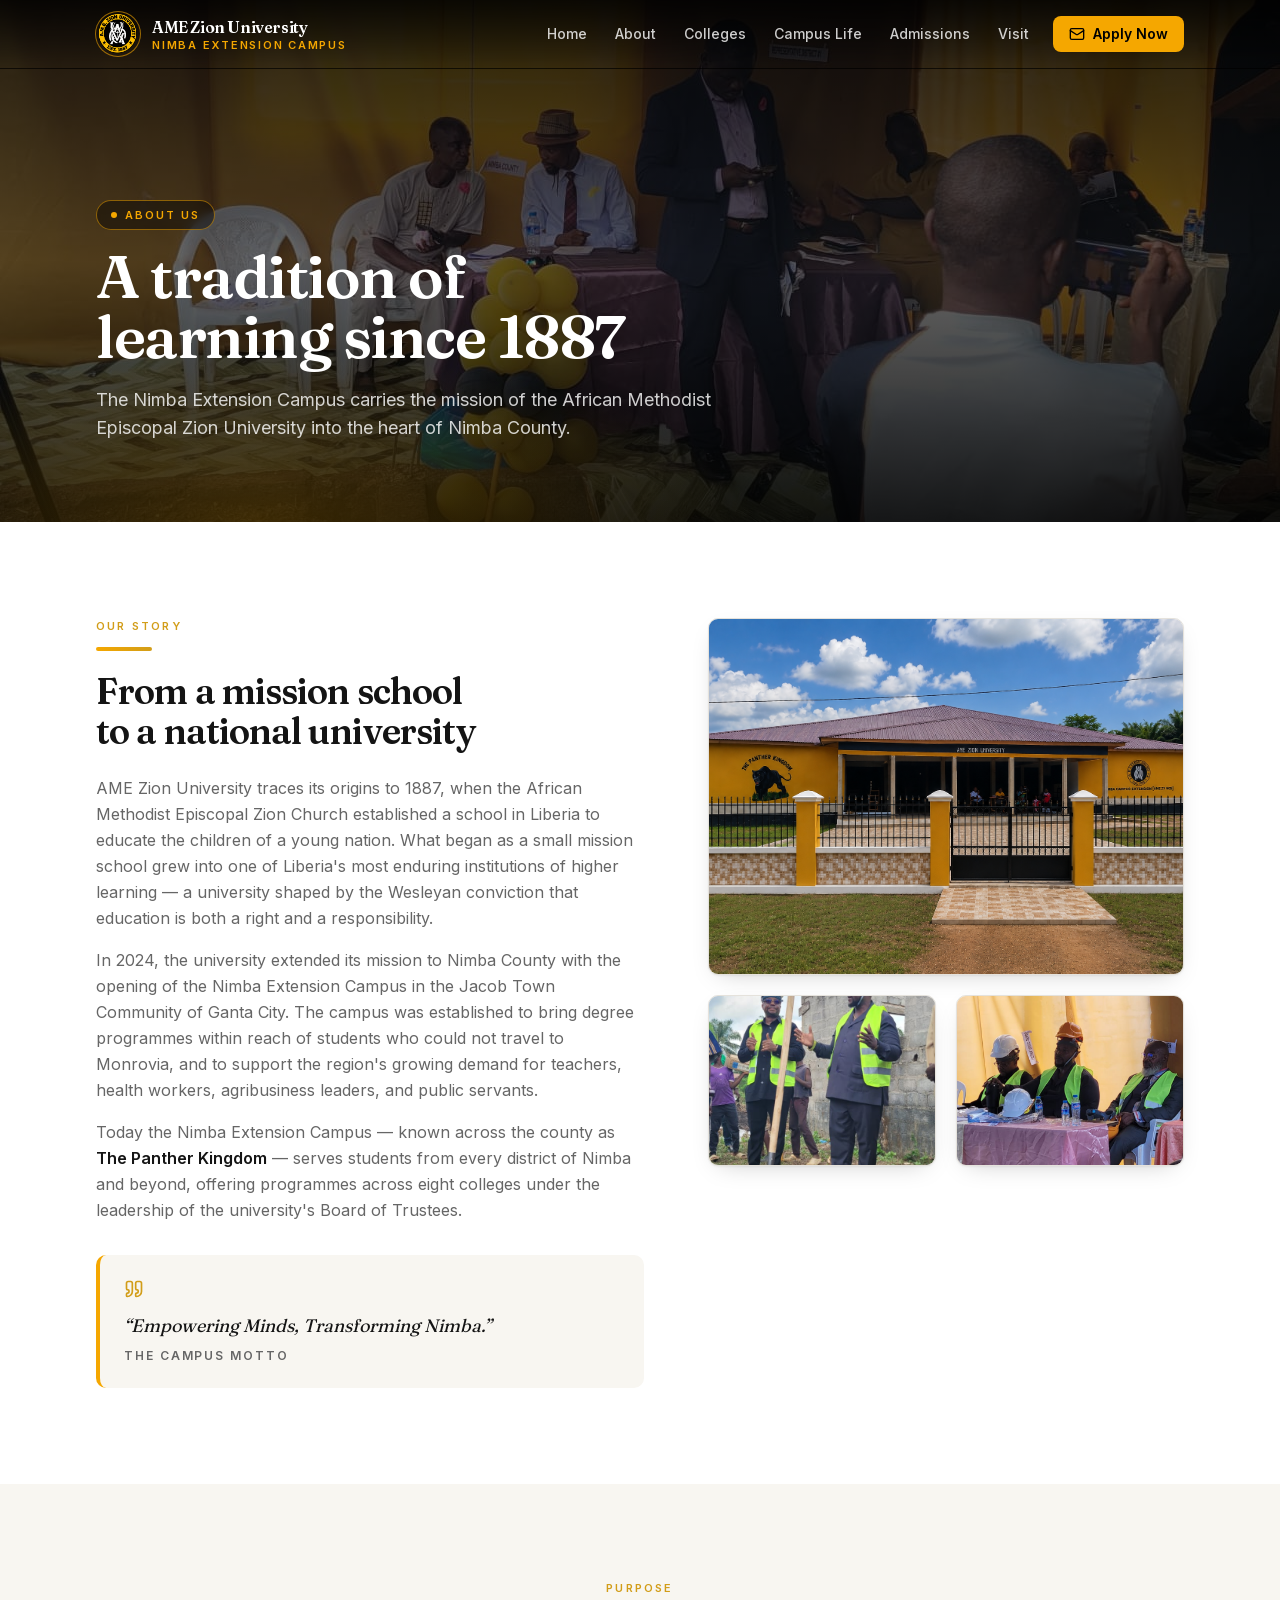
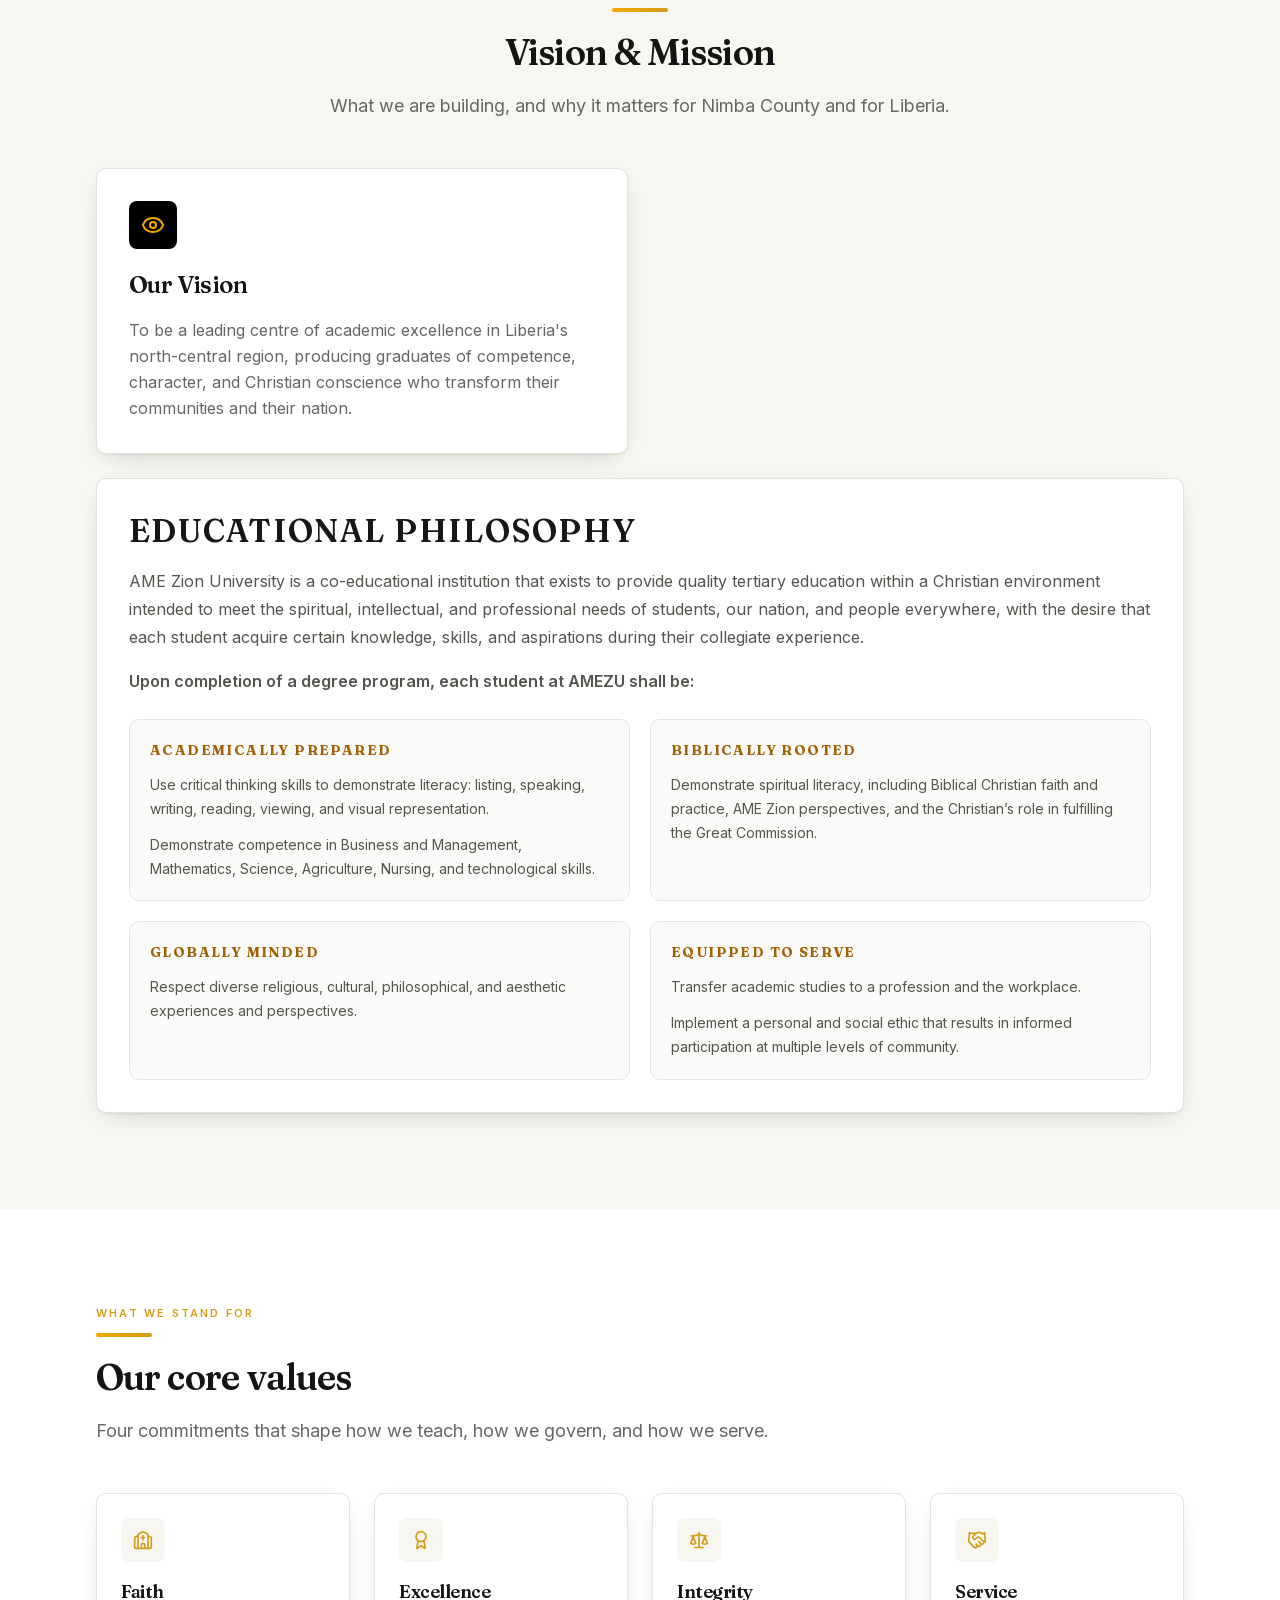
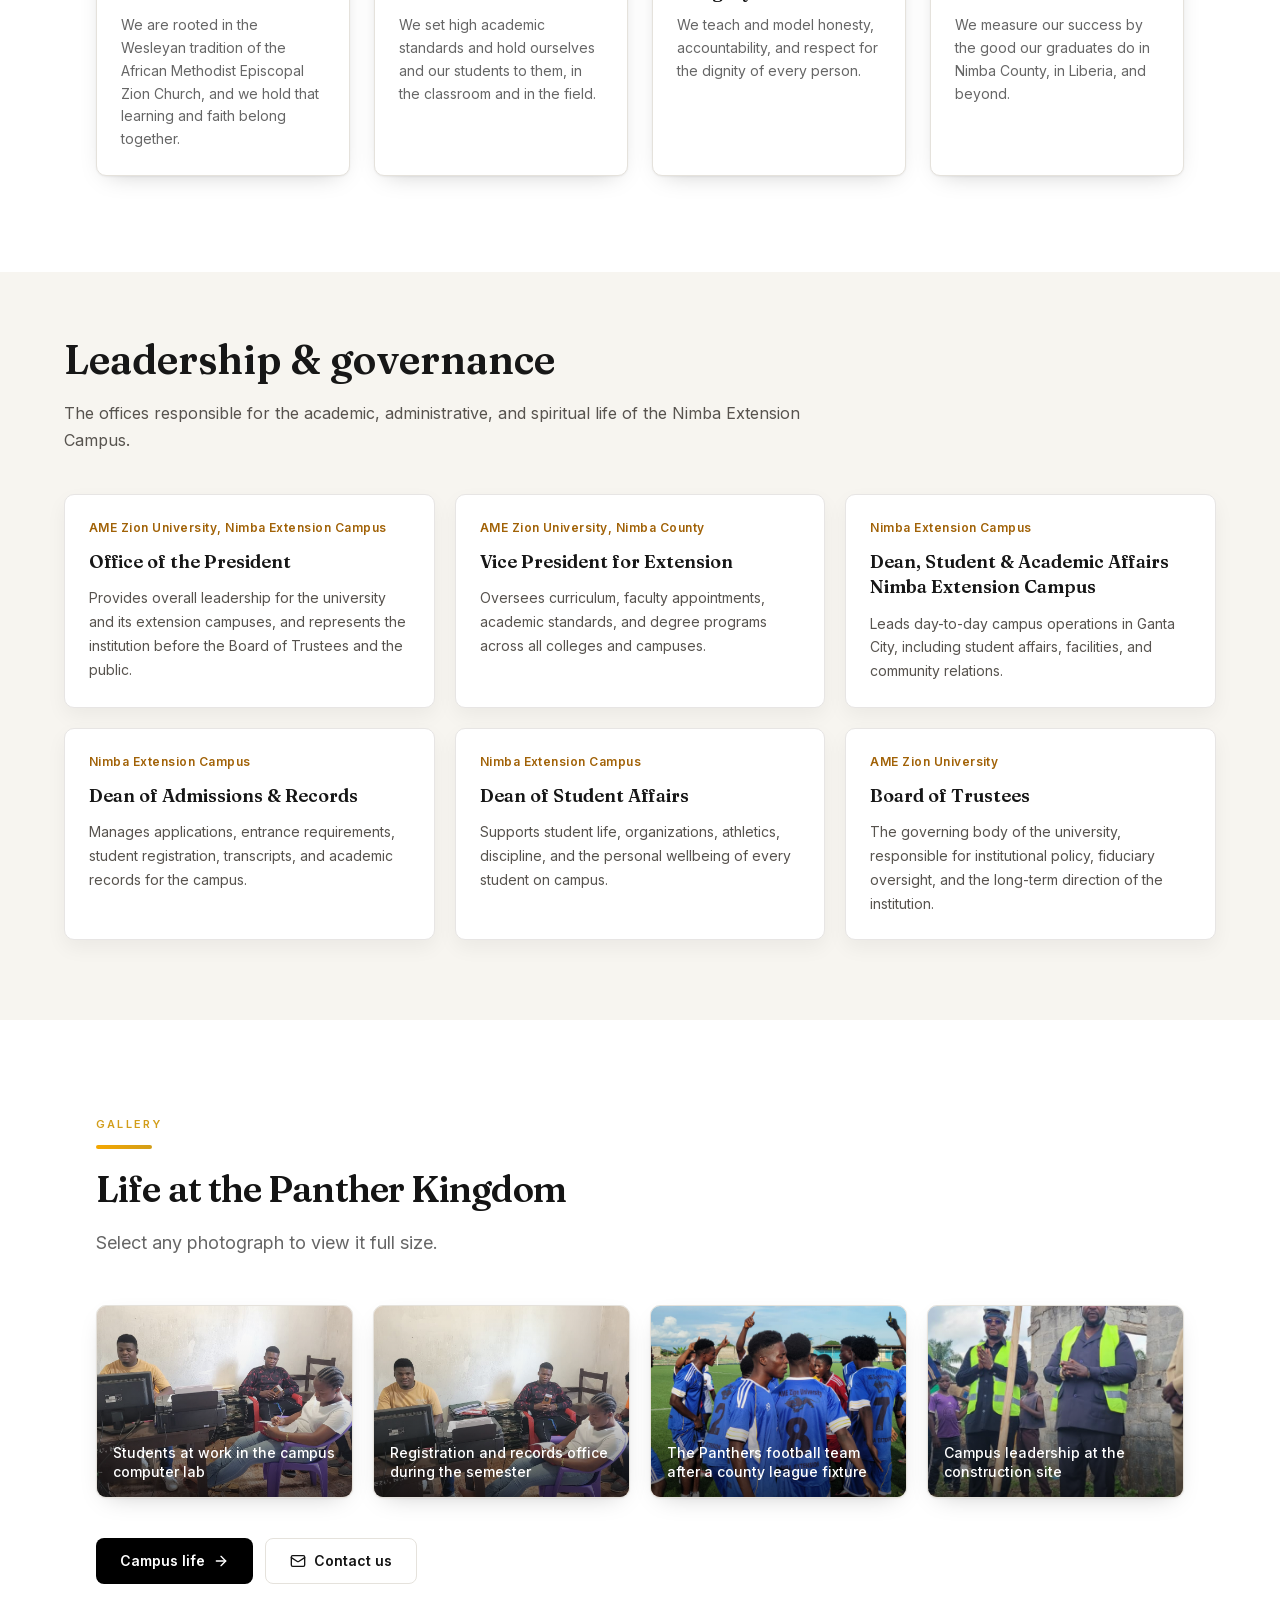
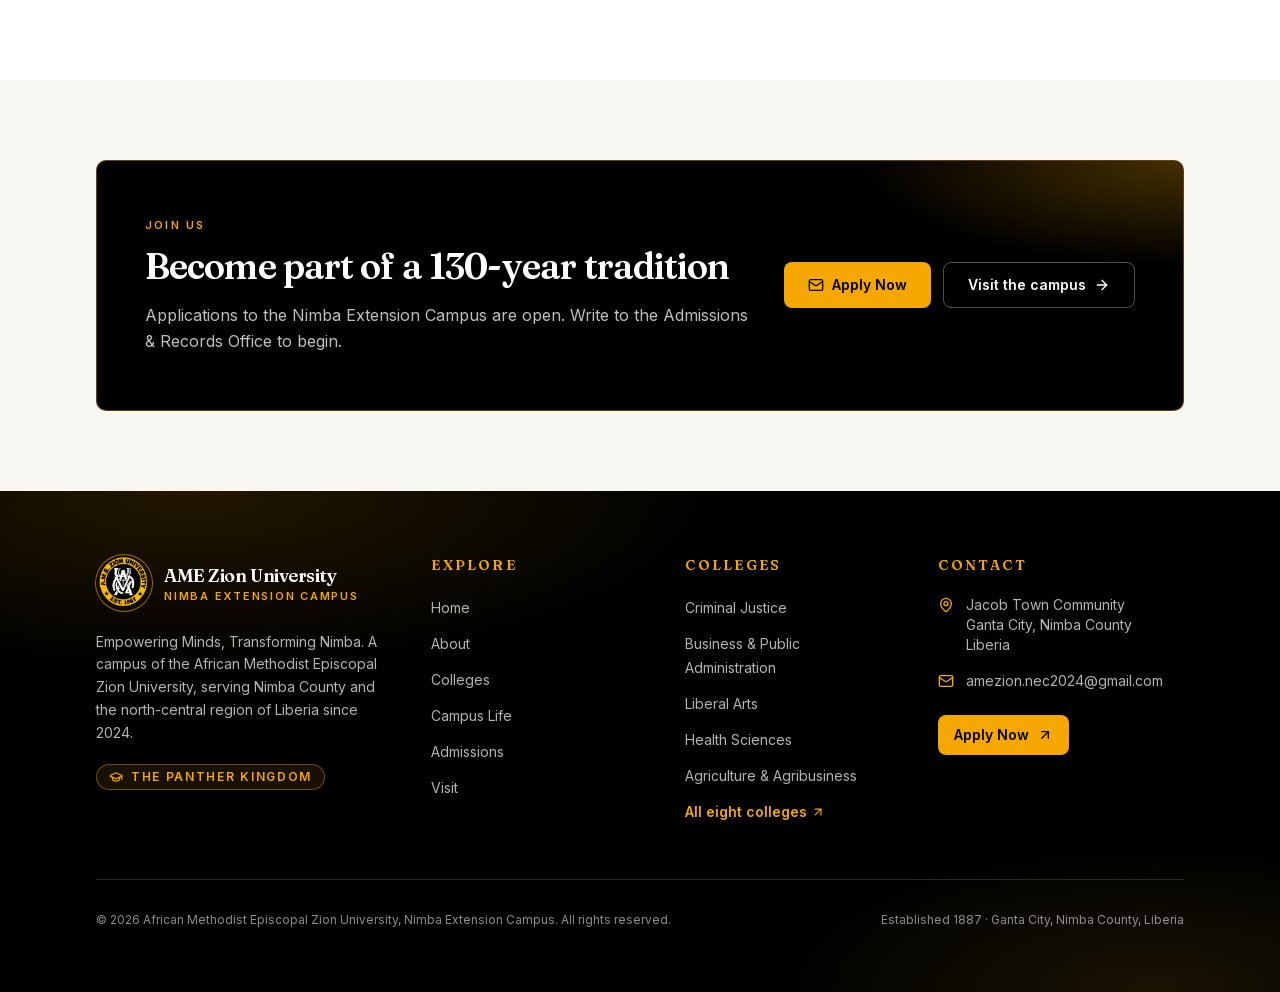
<file: about/index.html>
<!DOCTYPE html><html lang="en"><head><meta charSet="utf-8"/><meta name="viewport" content="width=device-width, initial-scale=1"/><link rel="preload" href="/_next/static/media/03bda585a99c6450-s.p.32sris142tqlb.woff2" as="font" crossorigin="" type="font/woff2"/><link rel="preload" href="/_next/static/media/70bc3e132a0a741e-s.p.3t6q91iet4nsy.woff2" as="font" crossorigin="" type="font/woff2"/><link rel="preload" href="/_next/static/media/83afe278b6a6bb3c-s.p.2bn3s6zvc0dyp.woff2" as="font" crossorigin="" type="font/woff2"/><link rel="preload" as="image" href="/images/logo.png"/><link rel="preload" as="image" href="/images/formal-event.jpg"/><link rel="stylesheet" href="/_next/static/chunks/2w_a03q-xvbwy.css" data-precedence="next"/><link rel="preload" as="script" fetchPriority="low" href="/_next/static/chunks/3vze45w-rb2mv.js"/><script src="/_next/static/chunks/2r3my3tp317_f.js" async=""></script><script src="/_next/static/chunks/1am1fgf2m8sq4.js" async=""></script><script src="/_next/static/chunks/0ovzgmdhni61e.js" async=""></script><script src="/_next/static/chunks/turbopack-0k5z_875esr9_.js" async=""></script><script src="/_next/static/chunks/1kh88yjomvy9a.js" async="" crossorigin=""></script><script src="/_next/static/chunks/42k94k2l7inqh.js" async="" crossorigin=""></script><script src="/_next/static/chunks/0u5mbdy_vnth_.js" async="" crossorigin=""></script><script src="/_next/static/chunks/3gtemcqxmdmd_.js" async="" crossorigin=""></script><script src="/_next/static/chunks/2y4at2t1jg2cs.js" async="" crossorigin=""></script><script src="https://apps.abacus.ai/chatllm/appllm-lib.js" async=""></script><title>About | AME Zion University, Nimba Extension Campus</title><meta name="description" content="The history, vision, mission, and leadership of the African Methodist Episcopal Zion University, Nimba Extension Campus in Ganta City, Liberia."/><meta name="application-name" content="AME Zion University, Nimba Extension Campus"/><meta name="keywords" content="AME Zion University,Nimba Extension Campus,Ganta City university,Nimba County college,Liberia higher education,Panther Kingdom"/><meta property="og:title" content="AME Zion University | Nimba Extension Campus — The Panther Kingdom"/><meta property="og:description" content="The Nimba Extension Campus of the African Methodist Episcopal Zion University in Jacob Town Community, Ganta City, Nimba County, Liberia. Eight colleges, one mission: Empowering Minds, Transforming Nimba."/><meta property="og:url" content="https://11874ca120.na114.preview.abacusai.app/"/><meta property="og:site_name" content="AME Zion University, Nimba Extension Campus"/><meta property="og:locale" content="en_US"/><meta property="og:image" content="https://11874ca120.na114.preview.abacusai.app/og-image.png"/><meta property="og:image:width" content="1200"/><meta property="og:image:height" content="630"/><meta property="og:image:alt" content="AME Zion University, Nimba Extension Campus — Empowering Minds, Transforming Nimba"/><meta property="og:type" content="website"/><meta name="twitter:card" content="summary_large_image"/><meta name="twitter:title" content="AME Zion University | Nimba Extension Campus"/><meta name="twitter:description" content="The Nimba Extension Campus of the African Methodist Episcopal Zion University in Jacob Town Community, Ganta City, Nimba County, Liberia. Eight colleges, one mission: Empowering Minds, Transforming Nimba."/><meta name="twitter:image" content="https://11874ca120.na114.preview.abacusai.app/og-image.png"/><link rel="shortcut icon" href="/favicon.svg"/><link rel="icon" href="/favicon.svg"/><link rel="apple-touch-icon" href="/favicon.svg"/><meta name="next-size-adjust" content=""/><script src="/_next/static/chunks/0cz1d0mv5g_q7.js" noModule=""></script><script src="../site-enhancements.js" defer></script><script src="/github-pages.js" defer></script></head><body class="inter_fd091ad6-module__giF-bG__variable fraunces_ca873fe6-module__1rc9Oq__variable jetbrains_mono_6104e6b7-module__s6uLTa__variable font-sans antialiased"><div hidden=""><!--$--><!--/$--></div><script>((a,b,c,d,e,f,g,h)=>{let i=document.documentElement,j=["light","dark"],k="class"===a,l=k&&f?e.map(a=>f[a]||a):e;function m(b){var c;k?(i.classList.remove(...l),i.classList.add(b)):i.setAttribute(a,b),c=b,h&&j.includes(c)&&(i.style.colorScheme=c)}if(d)m(d);else try{let a=localStorage.getItem(b)||c,d=g&&"system"===a?window.matchMedia("(prefers-color-scheme: dark)").matches?"dark":"light":a;m(d)}catch(a){}})("class","theme","light","light",["light","dark"],null,false,true)</script><div class="flex min-h-screen flex-col bg-background"><header class="fixed inset-x-0 top-0 z-50 transition-all duration-normal border-b border-transparent bg-gradient-to-b from-black/70 to-transparent"><nav aria-label="Main navigation" class="mx-auto flex w-full max-w-6xl items-center justify-between gap-4 px-4 py-3 sm:px-6 lg:px-8"><a class="group flex items-center gap-3 rounded-md focus-visible:outline-none focus-visible:ring-2 focus-visible:ring-accent focus-visible:ring-offset-2" aria-label="African Methodist Episcopal Zion University Nimba Extension Campus — home" href="/"><span class="relative h-11 w-11 shrink-0 overflow-hidden rounded-full ring-1 ring-accent/60 transition-transform duration-fast group-hover:scale-105"><img alt="AME Zion University seal" decoding="async" data-nimg="fill" class="object-contain" style="position:absolute;height:100%;width:100%;left:0;top:0;right:0;bottom:0;color:transparent" src="/images/logo.png"/></span><span class="flex flex-col leading-tight"><span class="font-display text-[15px] font-semibold tracking-tight transition-colors duration-fast sm:text-base text-white">AME Zion University</span><span class="text-[10px] font-semibold uppercase tracking-[0.16em] transition-colors duration-fast sm:text-[11px] text-accent">Nimba Extension Campus</span></span></a><div class="hidden items-center gap-1 lg:flex"><a class="rounded-md px-3 py-2 text-sm font-medium transition-colors duration-fast text-white/80 hover:bg-white/10 hover:text-white" href="/">Home</a><a class="rounded-md px-3 py-2 text-sm font-medium transition-colors duration-fast text-white/80 hover:bg-white/10 hover:text-white" href="/about/">About</a><a class="rounded-md px-3 py-2 text-sm font-medium transition-colors duration-fast text-white/80 hover:bg-white/10 hover:text-white" href="/colleges/">Colleges</a><a class="rounded-md px-3 py-2 text-sm font-medium transition-colors duration-fast text-white/80 hover:bg-white/10 hover:text-white" href="/campus-life/">Campus Life</a><a class="rounded-md px-3 py-2 text-sm font-medium transition-colors duration-fast text-white/80 hover:bg-white/10 hover:text-white" href="/admissions/">Admissions</a><a class="rounded-md px-3 py-2 text-sm font-medium transition-colors duration-fast text-white/80 hover:bg-white/10 hover:text-white" href="/visit/">Visit</a><a class="ml-2 inline-flex items-center gap-2 rounded-md bg-accent px-4 py-2 text-sm font-semibold text-accent-foreground shadow-sm transition-all duration-fast hover:bg-gold-deep hover:shadow-md focus-visible:outline-none focus-visible:ring-2 focus-visible:ring-accent focus-visible:ring-offset-2" href="/admissions/"><svg xmlns="http://www.w3.org/2000/svg" width="24" height="24" viewBox="0 0 24 24" fill="none" stroke="currentColor" stroke-width="2" stroke-linecap="round" stroke-linejoin="round" class="lucide lucide-mail h-4 w-4" aria-hidden="true"><rect width="20" height="16" x="2" y="4" rx="2"></rect><path d="m22 7-8.97 5.7a1.94 1.94 0 0 1-2.06 0L2 7"></path></svg>Apply Now</a></div><button type="button" aria-expanded="false" aria-controls="mobile-menu" aria-label="Open menu" class="inline-flex h-10 w-10 items-center justify-center rounded-md transition-colors duration-fast lg:hidden text-white hover:bg-white/15"><svg xmlns="http://www.w3.org/2000/svg" width="24" height="24" viewBox="0 0 24 24" fill="none" stroke="currentColor" stroke-width="2" stroke-linecap="round" stroke-linejoin="round" class="lucide lucide-menu h-6 w-6" aria-hidden="true"><line x1="4" x2="20" y1="12" y2="12"></line><line x1="4" x2="20" y1="6" y2="6"></line><line x1="4" x2="20" y1="18" y2="18"></line></svg></button></nav><div id="mobile-menu" class="overflow-hidden border-t border-border bg-background transition-[max-height,opacity] duration-normal lg:hidden max-h-0 opacity-0"><div class="mx-auto flex w-full max-w-6xl flex-col gap-1 px-4 py-4 sm:px-6"><a class="rounded-md px-4 py-3 text-base font-medium transition-colors duration-fast text-muted-foreground hover:bg-muted hover:text-foreground" href="/">Home</a><a class="rounded-md px-4 py-3 text-base font-medium transition-colors duration-fast text-muted-foreground hover:bg-muted hover:text-foreground" href="/about/">About</a><a class="rounded-md px-4 py-3 text-base font-medium transition-colors duration-fast text-muted-foreground hover:bg-muted hover:text-foreground" href="/colleges/">Colleges</a><a class="rounded-md px-4 py-3 text-base font-medium transition-colors duration-fast text-muted-foreground hover:bg-muted hover:text-foreground" href="/campus-life/">Campus Life</a><a class="rounded-md px-4 py-3 text-base font-medium transition-colors duration-fast text-muted-foreground hover:bg-muted hover:text-foreground" href="/admissions/">Admissions</a><a class="rounded-md px-4 py-3 text-base font-medium transition-colors duration-fast text-muted-foreground hover:bg-muted hover:text-foreground" href="/visit/">Visit</a><a class="mt-2 inline-flex items-center justify-center gap-2 rounded-md bg-accent px-4 py-3 text-base font-semibold text-accent-foreground transition-colors duration-fast hover:bg-gold-deep" href="/admissions/"><svg xmlns="http://www.w3.org/2000/svg" width="24" height="24" viewBox="0 0 24 24" fill="none" stroke="currentColor" stroke-width="2" stroke-linecap="round" stroke-linejoin="round" class="lucide lucide-mail h-4 w-4" aria-hidden="true"><rect width="20" height="16" x="2" y="4" rx="2"></rect><path d="m22 7-8.97 5.7a1.94 1.94 0 0 1-2.06 0L2 7"></path></svg>Apply Now</a><a href="mailto:amezion.nec2024@gmail.com" class="mt-1 rounded-md px-4 py-3 text-sm text-muted-foreground transition-colors duration-fast hover:bg-muted hover:text-foreground">amezion.nec2024@gmail.com</a></div></div></header><main class="flex-1"><section class="relative isolate flex w-full overflow-hidden bg-ink min-h-[58vh]"><div class="absolute inset-0 -z-10" style="transform:none"><img alt="Formal university ceremony with black and gold balloons and officials seated at decorated tables" decoding="async" data-nimg="fill" class="object-cover object-center" style="position:absolute;height:100%;width:100%;left:0;top:0;right:0;bottom:0;color:transparent" src="/images/formal-event.jpg"/></div><div aria-hidden="true" class="absolute inset-0 -z-10 bg-gradient-to-b from-black/85 via-black/60 to-black/90"></div><div aria-hidden="true" class="absolute inset-0 -z-10 bg-[radial-gradient(ellipse_60%_50%_at_20%_100%,rgba(245,168,0,0.22),transparent_65%)]"></div><div class="relative mx-auto flex w-full max-w-6xl flex-col justify-end px-4 pb-16 pt-36 sm:px-6 sm:pb-20 sm:pt-44 lg:px-8 items-start text-left"><div class="w-full max-w-3xl" style="opacity:1;transform:none"><p class="mb-4 inline-flex items-center gap-2 rounded-full border border-accent/50 bg-black/40 px-3.5 py-1.5 text-[11px] font-semibold uppercase tracking-[0.18em] text-accent backdrop-blur-sm"><span class="h-1.5 w-1.5 rounded-full bg-accent" aria-hidden="true"></span>About Us</p><h1 class="text-balance font-display text-4xl font-semibold leading-[1.05] tracking-tight text-white sm:text-5xl lg:text-6xl">A tradition of learning since 1887</h1><p class="mt-5 max-w-2xl text-base leading-relaxed text-white/80 sm:text-lg">The Nimba Extension Campus carries the mission of the African Methodist Episcopal Zion University into the heart of Nimba County.</p></div></div></section><section class="py-16 sm:py-24 scroll-mt-28 bg-background"><div class="mx-auto w-full px-4 sm:px-6 lg:px-8 max-w-6xl"><div class="grid gap-12 lg:grid-cols-[1.15fr_1fr] lg:gap-16"><div style="opacity:0;transform:translateX(-20px)"><div class="max-w-3xl text-left"><p class="text-[11px] font-semibold uppercase tracking-[0.2em] text-gold-deep">Our Story</p><div aria-hidden="true" class="gold-rule mt-3 h-1 w-14 rounded-full"></div><h2 class="mt-5 text-balance font-display text-3xl font-semibold leading-tight tracking-tight sm:text-4xl text-foreground">From a mission school to a national university</h2></div><div class="mt-6 space-y-4 text-base leading-relaxed text-muted-foreground"><p>AME Zion University traces its origins to <!-- -->1887<!-- -->, when the African Methodist Episcopal Zion Church established a school in Liberia to educate the children of a young nation. What began as a small mission school grew into one of Liberia&#x27;s most enduring institutions of higher learning — a university shaped by the Wesleyan conviction that education is both a right and a responsibility.</p><p>In 2024, the university extended its mission to Nimba County with the opening of the Nimba Extension Campus in the Jacob Town Community of Ganta City. The campus was established to bring degree programmes within reach of students who could not travel to Monrovia, and to support the region&#x27;s growing demand for teachers, health workers, agribusiness leaders, and public servants.</p><p>Today the Nimba Extension Campus — known across the county as<!-- --> <strong class="font-semibold text-foreground">The Panther Kingdom</strong> — serves students from every district of Nimba and beyond, offering programmes across eight colleges under the leadership of the university&#x27;s Board of Trustees.</p></div><div class="mt-8 rounded-lg border-l-4 border-accent bg-secondary p-6"><svg xmlns="http://www.w3.org/2000/svg" width="24" height="24" viewBox="0 0 24 24" fill="none" stroke="currentColor" stroke-width="2" stroke-linecap="round" stroke-linejoin="round" class="lucide lucide-quote h-5 w-5 text-gold-deep" aria-hidden="true"><path d="M16 3a2 2 0 0 0-2 2v6a2 2 0 0 0 2 2 1 1 0 0 1 1 1v1a2 2 0 0 1-2 2 1 1 0 0 0-1 1v2a1 1 0 0 0 1 1 6 6 0 0 0 6-6V5a2 2 0 0 0-2-2z"></path><path d="M5 3a2 2 0 0 0-2 2v6a2 2 0 0 0 2 2 1 1 0 0 1 1 1v1a2 2 0 0 1-2 2 1 1 0 0 0-1 1v2a1 1 0 0 0 1 1 6 6 0 0 0 6-6V5a2 2 0 0 0-2-2z"></path></svg><p class="mt-3 font-display text-lg italic leading-relaxed text-foreground">“<!-- -->Empowering Minds, Transforming Nimba<!-- -->.”</p><p class="mt-2 text-xs font-semibold uppercase tracking-[0.16em] text-muted-foreground">The campus motto</p></div></div><div style="opacity:0;transform:translateX(20px)"><div class="space-y-5"><div class="relative aspect-[4/3] w-full overflow-hidden rounded-lg border border-border bg-muted card-shadow"><img alt="The yellow Nimba Extension Campus building with the Panther Kingdom mural and black entrance gate" loading="lazy" decoding="async" data-nimg="fill" class="object-cover" style="position:absolute;height:100%;width:100%;left:0;top:0;right:0;bottom:0;color:transparent" src="/images/campus-exterior.png"/></div><div class="grid grid-cols-2 gap-5"><div class="relative aspect-[4/3] w-full overflow-hidden rounded-lg border border-border bg-muted card-shadow"><img alt="Officials in hard hats and safety vests breaking ground with shovels at the campus construction site" loading="lazy" decoding="async" data-nimg="fill" class="object-cover" style="position:absolute;height:100%;width:100%;left:0;top:0;right:0;bottom:0;color:transparent" src="/images/groundbreaking-1.jpg"/></div><div class="relative aspect-[4/3] w-full overflow-hidden rounded-lg border border-border bg-muted card-shadow"><img alt="Board members in safety vests seated at a table during an official university meeting" loading="lazy" decoding="async" data-nimg="fill" class="object-cover" style="position:absolute;height:100%;width:100%;left:0;top:0;right:0;bottom:0;color:transparent" src="/images/board-meeting.jpg"/></div></div></div></div></div></div></section><section class="py-16 sm:py-24 scroll-mt-28 bg-secondary"><div class="mx-auto w-full px-4 sm:px-6 lg:px-8 max-w-6xl"><div style="opacity:0;transform:translateY(8px)"><div class="max-w-3xl mx-auto text-center"><p class="text-[11px] font-semibold uppercase tracking-[0.2em] text-gold-deep">Purpose</p><div aria-hidden="true" class="gold-rule mt-3 h-1 w-14 rounded-full mx-auto"></div><h2 class="mt-5 text-balance font-display text-3xl font-semibold leading-tight tracking-tight sm:text-4xl text-foreground">Vision &amp; Mission</h2><p class="mt-5 text-base leading-relaxed sm:text-lg text-muted-foreground">What we are building, and why it matters for Nimba County and for Liberia.</p></div></div><div class="mt-12 grid gap-6 lg:grid-cols-2"><div style="opacity:0;transform:translateY(8px)"><article class="flex h-full flex-col rounded-lg border border-border bg-card p-8 card-shadow"><span class="inline-flex h-12 w-12 items-center justify-center rounded-md bg-ink text-accent"><svg xmlns="http://www.w3.org/2000/svg" width="24" height="24" viewBox="0 0 24 24" fill="none" stroke="currentColor" stroke-width="2" stroke-linecap="round" stroke-linejoin="round" class="lucide lucide-eye h-6 w-6" aria-hidden="true"><path d="M2.062 12.348a1 1 0 0 1 0-.696 10.75 10.75 0 0 1 19.876 0 1 1 0 0 1 0 .696 10.75 10.75 0 0 1-19.876 0"></path><circle cx="12" cy="12" r="3"></circle></svg></span><h3 class="mt-5 font-display text-2xl font-semibold tracking-tight text-foreground">Our Vision</h3><p class="mt-4 text-base leading-relaxed text-muted-foreground">To be a leading centre of academic excellence in Liberia&#x27;s north-central region, producing graduates of competence, character, and Christian conscience who transform their communities and their nation.</p></article></div><div style="opacity:0;transform:translateY(8px)"><article class="flex h-full flex-col rounded-lg border border-border bg-card p-8 card-shadow"><span class="inline-flex h-12 w-12 items-center justify-center rounded-md bg-accent text-accent-foreground"><svg xmlns="http://www.w3.org/2000/svg" width="24" height="24" viewBox="0 0 24 24" fill="none" stroke="currentColor" stroke-width="2" stroke-linecap="round" stroke-linejoin="round" class="lucide lucide-target h-6 w-6" aria-hidden="true"><circle cx="12" cy="12" r="10"></circle><circle cx="12" cy="12" r="6"></circle><circle cx="12" cy="12" r="2"></circle></svg></span><h3 class="mt-5 font-display text-2xl font-semibold tracking-tight text-foreground">Our Mission</h3><p class="mt-4 text-base leading-relaxed text-muted-foreground">The Nimba Extension Campus of the African Methodist Episcopal Zion University exists to provide accessible, affordable, and high-quality higher education; to advance knowledge through teaching, research, and community service; and to nurture the intellectual, moral, and spiritual development of every student in the Wesleyan tradition.</p></article></div></div></div></section><section class="py-16 sm:py-24 scroll-mt-28 bg-background"><div class="mx-auto w-full px-4 sm:px-6 lg:px-8 max-w-6xl"><div style="opacity:0;transform:translateY(8px)"><div class="max-w-3xl text-left"><p class="text-[11px] font-semibold uppercase tracking-[0.2em] text-gold-deep">What We Stand For</p><div aria-hidden="true" class="gold-rule mt-3 h-1 w-14 rounded-full"></div><h2 class="mt-5 text-balance font-display text-3xl font-semibold leading-tight tracking-tight sm:text-4xl text-foreground">Our core values</h2><p class="mt-5 text-base leading-relaxed sm:text-lg text-muted-foreground">Four commitments that shape how we teach, how we govern, and how we serve.</p></div></div><div class="mt-12 grid gap-6 sm:grid-cols-2 lg:grid-cols-4"><div class="h-full" style="opacity:0;transform:translateY(16px)"><article class="flex h-full flex-col rounded-lg border border-border bg-card p-6 card-shadow transition-all duration-normal hover:-translate-y-1 hover:border-accent/60 hover:card-shadow-hover"><span class="inline-flex h-11 w-11 items-center justify-center rounded-md bg-secondary text-gold-deep"><svg xmlns="http://www.w3.org/2000/svg" width="24" height="24" viewBox="0 0 24 24" fill="none" stroke="currentColor" stroke-width="2" stroke-linecap="round" stroke-linejoin="round" class="lucide lucide-church h-5 w-5" aria-hidden="true"><path d="M10 9h4"></path><path d="M12 7v5"></path><path d="M14 22v-4a2 2 0 0 0-4 0v4"></path><path d="M18 22V5.618a1 1 0 0 0-.553-.894l-4.553-2.277a2 2 0 0 0-1.788 0L6.553 4.724A1 1 0 0 0 6 5.618V22"></path><path d="m18 7 3.447 1.724a1 1 0 0 1 .553.894V20a2 2 0 0 1-2 2H4a2 2 0 0 1-2-2V9.618a1 1 0 0 1 .553-.894L6 7"></path></svg></span><h3 class="mt-4 font-display text-lg font-semibold tracking-tight text-foreground">Faith</h3><p class="mt-2 text-sm leading-relaxed text-muted-foreground">We are rooted in the Wesleyan tradition of the African Methodist Episcopal Zion Church, and we hold that learning and faith belong together.</p></article></div><div class="h-full" style="opacity:0;transform:translateY(16px)"><article class="flex h-full flex-col rounded-lg border border-border bg-card p-6 card-shadow transition-all duration-normal hover:-translate-y-1 hover:border-accent/60 hover:card-shadow-hover"><span class="inline-flex h-11 w-11 items-center justify-center rounded-md bg-secondary text-gold-deep"><svg xmlns="http://www.w3.org/2000/svg" width="24" height="24" viewBox="0 0 24 24" fill="none" stroke="currentColor" stroke-width="2" stroke-linecap="round" stroke-linejoin="round" class="lucide lucide-award h-5 w-5" aria-hidden="true"><path d="m15.477 12.89 1.515 8.526a.5.5 0 0 1-.81.47l-3.58-2.687a1 1 0 0 0-1.197 0l-3.586 2.686a.5.5 0 0 1-.81-.469l1.514-8.526"></path><circle cx="12" cy="8" r="6"></circle></svg></span><h3 class="mt-4 font-display text-lg font-semibold tracking-tight text-foreground">Excellence</h3><p class="mt-2 text-sm leading-relaxed text-muted-foreground">We set high academic standards and hold ourselves and our students to them, in the classroom and in the field.</p></article></div><div class="h-full" style="opacity:0;transform:translateY(16px)"><article class="flex h-full flex-col rounded-lg border border-border bg-card p-6 card-shadow transition-all duration-normal hover:-translate-y-1 hover:border-accent/60 hover:card-shadow-hover"><span class="inline-flex h-11 w-11 items-center justify-center rounded-md bg-secondary text-gold-deep"><svg xmlns="http://www.w3.org/2000/svg" width="24" height="24" viewBox="0 0 24 24" fill="none" stroke="currentColor" stroke-width="2" stroke-linecap="round" stroke-linejoin="round" class="lucide lucide-scale h-5 w-5" aria-hidden="true"><path d="m16 16 3-8 3 8c-.87.65-1.92 1-3 1s-2.13-.35-3-1Z"></path><path d="m2 16 3-8 3 8c-.87.65-1.92 1-3 1s-2.13-.35-3-1Z"></path><path d="M7 21h10"></path><path d="M12 3v18"></path><path d="M3 7h2c2 0 5-1 7-2 2 1 5 2 7 2h2"></path></svg></span><h3 class="mt-4 font-display text-lg font-semibold tracking-tight text-foreground">Integrity</h3><p class="mt-2 text-sm leading-relaxed text-muted-foreground">We teach and model honesty, accountability, and respect for the dignity of every person.</p></article></div><div class="h-full" style="opacity:0;transform:translateY(16px)"><article class="flex h-full flex-col rounded-lg border border-border bg-card p-6 card-shadow transition-all duration-normal hover:-translate-y-1 hover:border-accent/60 hover:card-shadow-hover"><span class="inline-flex h-11 w-11 items-center justify-center rounded-md bg-secondary text-gold-deep"><svg xmlns="http://www.w3.org/2000/svg" width="24" height="24" viewBox="0 0 24 24" fill="none" stroke="currentColor" stroke-width="2" stroke-linecap="round" stroke-linejoin="round" class="lucide lucide-handshake h-5 w-5" aria-hidden="true"><path d="m11 17 2 2a1 1 0 1 0 3-3"></path><path d="m14 14 2.5 2.5a1 1 0 1 0 3-3l-3.88-3.88a3 3 0 0 0-4.24 0l-.88.88a1 1 0 1 1-3-3l2.81-2.81a5.79 5.79 0 0 1 7.06-.87l.47.28a2 2 0 0 0 1.42.25L21 4"></path><path d="m21 3 1 11h-2"></path><path d="M3 3 2 14l6.5 6.5a1 1 0 1 0 3-3"></path><path d="M3 4h8"></path></svg></span><h3 class="mt-4 font-display text-lg font-semibold tracking-tight text-foreground">Service</h3><p class="mt-2 text-sm leading-relaxed text-muted-foreground">We measure our success by the good our graduates do in Nimba County, in Liberia, and beyond.</p></article></div></div></div></section><section class="py-16 sm:py-24 scroll-mt-28 bg-secondary"><div class="mx-auto w-full px-4 sm:px-6 lg:px-8 max-w-6xl"><div style="opacity:0;transform:translateY(8px)"><div class="max-w-3xl text-left"><p class="text-[11px] font-semibold uppercase tracking-[0.2em] text-gold-deep">Administration</p><div aria-hidden="true" class="gold-rule mt-3 h-1 w-14 rounded-full"></div><h2 class="mt-5 text-balance font-display text-3xl font-semibold leading-tight tracking-tight sm:text-4xl text-foreground">Leadership &amp; governance</h2><p class="mt-5 text-base leading-relaxed sm:text-lg text-muted-foreground">The offices responsible for the academic, administrative, and spiritual life of the Nimba Extension Campus.</p></div></div><div class="mt-12 grid gap-6 sm:grid-cols-2 lg:grid-cols-3"><div class="h-full" style="opacity:0;transform:translateY(16px)"><article class="flex h-full flex-col rounded-lg border border-border bg-card p-6 card-shadow transition-all duration-normal hover:-translate-y-1 hover:border-accent/60 hover:card-shadow-hover"><div class="flex items-center gap-3"><span class="inline-flex h-11 w-11 shrink-0 items-center justify-center rounded-full bg-ink font-display text-sm font-semibold text-accent">Ot</span><div><h3 class="font-display text-base font-semibold leading-snug tracking-tight text-foreground">Office of the President</h3><p class="text-[11px] font-semibold uppercase tracking-[0.14em] text-gold-deep">AME Zion University</p></div></div><p class="mt-4 flex-1 text-sm leading-relaxed text-muted-foreground">Provides overall leadership for the university and its extension campuses, and represents the institution before the Board of Trustees and the public.</p></article></div><div class="h-full" style="opacity:0;transform:translateY(16px)"><article class="flex h-full flex-col rounded-lg border border-border bg-card p-6 card-shadow transition-all duration-normal hover:-translate-y-1 hover:border-accent/60 hover:card-shadow-hover"><div class="flex items-center gap-3"><span class="inline-flex h-11 w-11 shrink-0 items-center justify-center rounded-full bg-ink font-display text-sm font-semibold text-accent">VP</span><div><h3 class="font-display text-base font-semibold leading-snug tracking-tight text-foreground">Vice President for Academic Affairs</h3><p class="text-[11px] font-semibold uppercase tracking-[0.14em] text-gold-deep">AME Zion University</p></div></div><p class="mt-4 flex-1 text-sm leading-relaxed text-muted-foreground">Oversees curriculum, faculty appointments, academic standards, and degree programs across all colleges and campuses.</p></article></div><div class="h-full" style="opacity:0;transform:translateY(16px)"><article class="flex h-full flex-col rounded-lg border border-border bg-card p-6 card-shadow transition-all duration-normal hover:-translate-y-1 hover:border-accent/60 hover:card-shadow-hover"><div class="flex items-center gap-3"><span class="inline-flex h-11 w-11 shrink-0 items-center justify-center rounded-full bg-ink font-display text-sm font-semibold text-accent">DN</span><div><h3 class="font-display text-base font-semibold leading-snug tracking-tight text-foreground">Dean, Nimba Extension Campus</h3><p class="text-[11px] font-semibold uppercase tracking-[0.14em] text-gold-deep">Nimba Extension Campus</p></div></div><p class="mt-4 flex-1 text-sm leading-relaxed text-muted-foreground">Leads day-to-day campus operations in Ganta City, including student affairs, facilities, and community relations.</p></article></div><div class="h-full" style="opacity:0;transform:translateY(16px)"><article class="flex h-full flex-col rounded-lg border border-border bg-card p-6 card-shadow transition-all duration-normal hover:-translate-y-1 hover:border-accent/60 hover:card-shadow-hover"><div class="flex items-center gap-3"><span class="inline-flex h-11 w-11 shrink-0 items-center justify-center rounded-full bg-ink font-display text-sm font-semibold text-accent">DA</span><div><h3 class="font-display text-base font-semibold leading-snug tracking-tight text-foreground">Director of Admissions &amp; Records</h3><p class="text-[11px] font-semibold uppercase tracking-[0.14em] text-gold-deep">Nimba Extension Campus</p></div></div><p class="mt-4 flex-1 text-sm leading-relaxed text-muted-foreground">Manages applications, entrance requirements, student registration, transcripts, and academic records for the campus.</p></article></div><div class="h-full" style="opacity:0;transform:translateY(16px)"><article class="flex h-full flex-col rounded-lg border border-border bg-card p-6 card-shadow transition-all duration-normal hover:-translate-y-1 hover:border-accent/60 hover:card-shadow-hover"><div class="flex items-center gap-3"><span class="inline-flex h-11 w-11 shrink-0 items-center justify-center rounded-full bg-ink font-display text-sm font-semibold text-accent">DS</span><div><h3 class="font-display text-base font-semibold leading-snug tracking-tight text-foreground">Dean of Student Affairs</h3><p class="text-[11px] font-semibold uppercase tracking-[0.14em] text-gold-deep">Nimba Extension Campus</p></div></div><p class="mt-4 flex-1 text-sm leading-relaxed text-muted-foreground">Supports student life, organizations, athletics, discipline, and the personal wellbeing of every student on campus.</p></article></div><div class="h-full" style="opacity:0;transform:translateY(16px)"><article class="flex h-full flex-col rounded-lg border border-border bg-card p-6 card-shadow transition-all duration-normal hover:-translate-y-1 hover:border-accent/60 hover:card-shadow-hover"><div class="flex items-center gap-3"><span class="inline-flex h-11 w-11 shrink-0 items-center justify-center rounded-full bg-ink font-display text-sm font-semibold text-accent">BT</span><div><h3 class="font-display text-base font-semibold leading-snug tracking-tight text-foreground">Board of Trustees</h3><p class="text-[11px] font-semibold uppercase tracking-[0.14em] text-gold-deep">AME Zion University</p></div></div><p class="mt-4 flex-1 text-sm leading-relaxed text-muted-foreground">The governing body of the university, responsible for institutional policy, fiduciary oversight, and the long-term direction of the institution.</p></article></div></div><div style="opacity:0;transform:translateY(8px)"><p class="mt-8 text-sm text-muted-foreground">For matters concerning a specific office, write to<!-- --> <a href="mailto:amezion.nec2024@gmail.com" class="font-semibold text-gold-deep underline decoration-accent/50 underline-offset-4 transition-colors duration-fast hover:text-foreground"><span>amezion.nec2024@gmail.com</span></a> <!-- -->and your message will be directed to the right department.</p></div></div></section><section class="py-16 sm:py-24 scroll-mt-28 bg-background"><div class="mx-auto w-full px-4 sm:px-6 lg:px-8 max-w-6xl"><div style="opacity:0;transform:translateY(8px)"><div class="max-w-3xl text-left"><p class="text-[11px] font-semibold uppercase tracking-[0.2em] text-gold-deep">Gallery</p><div aria-hidden="true" class="gold-rule mt-3 h-1 w-14 rounded-full"></div><h2 class="mt-5 text-balance font-display text-3xl font-semibold leading-tight tracking-tight sm:text-4xl text-foreground">Life at the Panther Kingdom</h2><p class="mt-5 text-base leading-relaxed sm:text-lg text-muted-foreground">Select any photograph to view it full size.</p></div></div><div class="mt-12"><div class="grid grid-cols-1 gap-5 sm:grid-cols-2 lg:grid-cols-4"><button type="button" aria-label="View larger image: Students at work in the campus computer lab" class="group relative block overflow-hidden rounded-lg border border-border bg-muted text-left card-shadow transition-all duration-normal hover:-translate-y-1 hover:border-accent/60 hover:card-shadow-hover focus-visible:outline-none focus-visible:ring-2 focus-visible:ring-accent focus-visible:ring-offset-2"><div class="relative aspect-[4/3] w-full"><img alt="Students working at computers and a printer in the campus computer lab" loading="lazy" decoding="async" data-nimg="fill" class="object-cover transition-transform duration-slow group-hover:scale-105" style="position:absolute;height:100%;width:100%;left:0;top:0;right:0;bottom:0;color:transparent" src="/images/computer-lab-1.jpg"/><span class="absolute inset-0 bg-gradient-to-t from-black/75 via-black/10 to-transparent opacity-80 transition-opacity duration-normal group-hover:opacity-95"></span><span class="absolute right-3 top-3 inline-flex h-8 w-8 items-center justify-center rounded-full bg-black/60 text-white opacity-0 backdrop-blur-sm transition-opacity duration-normal group-hover:opacity-100"><svg xmlns="http://www.w3.org/2000/svg" width="24" height="24" viewBox="0 0 24 24" fill="none" stroke="currentColor" stroke-width="2" stroke-linecap="round" stroke-linejoin="round" class="lucide lucide-zoom-in h-4 w-4" aria-hidden="true"><circle cx="11" cy="11" r="8"></circle><line x1="21" x2="16.65" y1="21" y2="16.65"></line><line x1="11" x2="11" y1="8" y2="14"></line><line x1="8" x2="14" y1="11" y2="11"></line></svg></span><span class="absolute inset-x-0 bottom-0 p-4 text-sm font-medium leading-snug text-white">Students at work in the campus computer lab</span></div></button><button type="button" aria-label="View larger image: Registration and records office during the semester" class="group relative block overflow-hidden rounded-lg border border-border bg-muted text-left card-shadow transition-all duration-normal hover:-translate-y-1 hover:border-accent/60 hover:card-shadow-hover focus-visible:outline-none focus-visible:ring-2 focus-visible:ring-accent focus-visible:ring-offset-2"><div class="relative aspect-[4/3] w-full"><img alt="Students studying and using campus office equipment" loading="lazy" decoding="async" data-nimg="fill" class="object-cover transition-transform duration-slow group-hover:scale-105" style="position:absolute;height:100%;width:100%;left:0;top:0;right:0;bottom:0;color:transparent" src="/images/computer-lab-2.jpg"/><span class="absolute inset-0 bg-gradient-to-t from-black/75 via-black/10 to-transparent opacity-80 transition-opacity duration-normal group-hover:opacity-95"></span><span class="absolute right-3 top-3 inline-flex h-8 w-8 items-center justify-center rounded-full bg-black/60 text-white opacity-0 backdrop-blur-sm transition-opacity duration-normal group-hover:opacity-100"><svg xmlns="http://www.w3.org/2000/svg" width="24" height="24" viewBox="0 0 24 24" fill="none" stroke="currentColor" stroke-width="2" stroke-linecap="round" stroke-linejoin="round" class="lucide lucide-zoom-in h-4 w-4" aria-hidden="true"><circle cx="11" cy="11" r="8"></circle><line x1="21" x2="16.65" y1="21" y2="16.65"></line><line x1="11" x2="11" y1="8" y2="14"></line><line x1="8" x2="14" y1="11" y2="11"></line></svg></span><span class="absolute inset-x-0 bottom-0 p-4 text-sm font-medium leading-snug text-white">Registration and records office during the semester</span></div></button><button type="button" aria-label="View larger image: The Panthers football team after a county league fixture" class="group relative block overflow-hidden rounded-lg border border-border bg-muted text-left card-shadow transition-all duration-normal hover:-translate-y-1 hover:border-accent/60 hover:card-shadow-hover focus-visible:outline-none focus-visible:ring-2 focus-visible:ring-accent focus-visible:ring-offset-2"><div class="relative aspect-[4/3] w-full"><img alt="AME Zion University football team in blue jerseys celebrating on the pitch" loading="lazy" decoding="async" data-nimg="fill" class="object-cover transition-transform duration-slow group-hover:scale-105" style="position:absolute;height:100%;width:100%;left:0;top:0;right:0;bottom:0;color:transparent" src="/images/football-team.jpg"/><span class="absolute inset-0 bg-gradient-to-t from-black/75 via-black/10 to-transparent opacity-80 transition-opacity duration-normal group-hover:opacity-95"></span><span class="absolute right-3 top-3 inline-flex h-8 w-8 items-center justify-center rounded-full bg-black/60 text-white opacity-0 backdrop-blur-sm transition-opacity duration-normal group-hover:opacity-100"><svg xmlns="http://www.w3.org/2000/svg" width="24" height="24" viewBox="0 0 24 24" fill="none" stroke="currentColor" stroke-width="2" stroke-linecap="round" stroke-linejoin="round" class="lucide lucide-zoom-in h-4 w-4" aria-hidden="true"><circle cx="11" cy="11" r="8"></circle><line x1="21" x2="16.65" y1="21" y2="16.65"></line><line x1="11" x2="11" y1="8" y2="14"></line><line x1="8" x2="14" y1="11" y2="11"></line></svg></span><span class="absolute inset-x-0 bottom-0 p-4 text-sm font-medium leading-snug text-white">The Panthers football team after a county league fixture</span></div></button><button type="button" aria-label="View larger image: Campus leadership at the construction site" class="group relative block overflow-hidden rounded-lg border border-border bg-muted text-left card-shadow transition-all duration-normal hover:-translate-y-1 hover:border-accent/60 hover:card-shadow-hover focus-visible:outline-none focus-visible:ring-2 focus-visible:ring-accent focus-visible:ring-offset-2"><div class="relative aspect-[4/3] w-full"><img alt="University officials standing at the construction site of the new campus building" loading="lazy" decoding="async" data-nimg="fill" class="object-cover transition-transform duration-slow group-hover:scale-105" style="position:absolute;height:100%;width:100%;left:0;top:0;right:0;bottom:0;color:transparent" src="/images/groundbreaking-2.jpg"/><span class="absolute inset-0 bg-gradient-to-t from-black/75 via-black/10 to-transparent opacity-80 transition-opacity duration-normal group-hover:opacity-95"></span><span class="absolute right-3 top-3 inline-flex h-8 w-8 items-center justify-center rounded-full bg-black/60 text-white opacity-0 backdrop-blur-sm transition-opacity duration-normal group-hover:opacity-100"><svg xmlns="http://www.w3.org/2000/svg" width="24" height="24" viewBox="0 0 24 24" fill="none" stroke="currentColor" stroke-width="2" stroke-linecap="round" stroke-linejoin="round" class="lucide lucide-zoom-in h-4 w-4" aria-hidden="true"><circle cx="11" cy="11" r="8"></circle><line x1="21" x2="16.65" y1="21" y2="16.65"></line><line x1="11" x2="11" y1="8" y2="14"></line><line x1="8" x2="14" y1="11" y2="11"></line></svg></span><span class="absolute inset-x-0 bottom-0 p-4 text-sm font-medium leading-snug text-white">Campus leadership at the construction site</span></div></button></div></div><div style="opacity:0;transform:translateY(8px)"><div class="mt-10 flex flex-wrap gap-3"><a class="inline-flex items-center gap-2 rounded-md bg-primary px-6 py-3 text-sm font-semibold text-primary-foreground transition-colors duration-fast hover:bg-primary/85 focus-visible:outline-none focus-visible:ring-2 focus-visible:ring-accent focus-visible:ring-offset-2" href="/campus-life/">Campus life<svg xmlns="http://www.w3.org/2000/svg" width="24" height="24" viewBox="0 0 24 24" fill="none" stroke="currentColor" stroke-width="2" stroke-linecap="round" stroke-linejoin="round" class="lucide lucide-arrow-right h-4 w-4" aria-hidden="true"><path d="M5 12h14"></path><path d="m12 5 7 7-7 7"></path></svg></a><a href="mailto:amezion.nec2024@gmail.com" class="inline-flex items-center gap-2 rounded-md border border-border px-6 py-3 text-sm font-semibold text-foreground transition-colors duration-fast hover:border-accent hover:bg-accent/10 focus-visible:outline-none focus-visible:ring-2 focus-visible:ring-accent focus-visible:ring-offset-2"><svg xmlns="http://www.w3.org/2000/svg" width="24" height="24" viewBox="0 0 24 24" fill="none" stroke="currentColor" stroke-width="2" stroke-linecap="round" stroke-linejoin="round" class="lucide lucide-mail h-4 w-4" aria-hidden="true"><rect width="20" height="16" x="2" y="4" rx="2"></rect><path d="m22 7-8.97 5.7a1.94 1.94 0 0 1-2.06 0L2 7"></path></svg>Contact us</a></div></div></div></section><section class="bg-secondary"><div class="mx-auto w-full max-w-6xl px-4 py-16 sm:px-6 sm:py-20 lg:px-8"><div class="relative overflow-hidden rounded-lg border border-accent/40 bg-ink px-6 py-12 text-white sm:px-12 sm:py-14"><div aria-hidden="true" class="absolute inset-0 bg-[radial-gradient(ellipse_50%_70%_at_100%_0%,rgba(245,168,0,0.28),transparent_60%)]"></div><div class="relative flex flex-col gap-8 lg:flex-row lg:items-center lg:justify-between"><div class="max-w-2xl"><p class="text-[11px] font-semibold uppercase tracking-[0.2em] text-accent">Join Us</p><h2 class="mt-3 text-balance font-display text-3xl font-semibold leading-tight tracking-tight sm:text-4xl">Become part of a 130-year tradition</h2><p class="mt-4 text-base leading-relaxed text-white/75">Applications to the Nimba Extension Campus are open. Write to the Admissions &amp; Records Office to begin.</p></div><div class="flex shrink-0 flex-col gap-3 sm:flex-row lg:flex-col xl:flex-row"><a class="inline-flex items-center justify-center gap-2 rounded-md bg-accent px-6 py-3 text-sm font-semibold text-accent-foreground transition-all duration-fast hover:bg-gold-deep hover:shadow-lg focus-visible:outline-none focus-visible:ring-2 focus-visible:ring-accent focus-visible:ring-offset-2 focus-visible:ring-offset-ink" href="/admissions/"><svg xmlns="http://www.w3.org/2000/svg" width="24" height="24" viewBox="0 0 24 24" fill="none" stroke="currentColor" stroke-width="2" stroke-linecap="round" stroke-linejoin="round" class="lucide lucide-mail h-4 w-4" aria-hidden="true"><rect width="20" height="16" x="2" y="4" rx="2"></rect><path d="m22 7-8.97 5.7a1.94 1.94 0 0 1-2.06 0L2 7"></path></svg>Apply Now</a><a class="inline-flex items-center justify-center gap-2 rounded-md border border-white/30 px-6 py-3 text-sm font-semibold text-white transition-colors duration-fast hover:border-accent hover:bg-white/10 focus-visible:outline-none focus-visible:ring-2 focus-visible:ring-accent focus-visible:ring-offset-2 focus-visible:ring-offset-ink" href="/visit/">Visit the campus<svg xmlns="http://www.w3.org/2000/svg" width="24" height="24" viewBox="0 0 24 24" fill="none" stroke="currentColor" stroke-width="2" stroke-linecap="round" stroke-linejoin="round" class="lucide lucide-arrow-right h-4 w-4" aria-hidden="true"><path d="M5 12h14"></path><path d="m12 5 7 7-7 7"></path></svg></a></div></div></div></div></section><!--$--><!--/$--></main><footer class="ink-texture text-white"><div class="mx-auto w-full max-w-6xl px-4 py-16 sm:px-6 lg:px-8"><div class="grid gap-12 lg:grid-cols-[1.4fr_1fr_1fr_1.2fr]"><div><div class="flex items-center gap-3"><span class="relative h-14 w-14 shrink-0 overflow-hidden rounded-full ring-1 ring-accent/60"><img alt="AME Zion University seal" loading="lazy" decoding="async" data-nimg="fill" class="object-contain" style="position:absolute;height:100%;width:100%;left:0;top:0;right:0;bottom:0;color:transparent" src="/images/logo.png"/></span><div class="leading-tight"><p class="font-display text-lg font-semibold tracking-tight text-white">AME Zion University</p><p class="text-[11px] font-semibold uppercase tracking-[0.16em] text-accent">Nimba Extension Campus</p></div></div><p class="mt-5 max-w-sm text-sm leading-relaxed text-white/70">Empowering Minds, Transforming Nimba<!-- -->. A campus of the African Methodist Episcopal Zion University, serving Nimba County and the north-central region of Liberia since 2024.</p><p class="mt-5 inline-flex items-center gap-2 rounded-full border border-accent/40 bg-accent/10 px-3 py-1 text-xs font-semibold uppercase tracking-[0.14em] text-accent"><svg xmlns="http://www.w3.org/2000/svg" width="24" height="24" viewBox="0 0 24 24" fill="none" stroke="currentColor" stroke-width="2" stroke-linecap="round" stroke-linejoin="round" class="lucide lucide-graduation-cap h-3.5 w-3.5" aria-hidden="true"><path d="M21.42 10.922a1 1 0 0 0-.019-1.838L12.83 5.18a2 2 0 0 0-1.66 0L2.6 9.08a1 1 0 0 0 0 1.832l8.57 3.908a2 2 0 0 0 1.66 0z"></path><path d="M22 10v6"></path><path d="M6 12.5V16a6 3 0 0 0 12 0v-3.5"></path></svg>The Panther Kingdom</p></div><div><h2 class="font-display text-sm font-semibold uppercase tracking-[0.16em] text-accent">Explore</h2><ul class="mt-5 space-y-3"><li><a class="text-sm text-white/70 transition-colors duration-fast hover:text-accent" href="/">Home</a></li><li><a class="text-sm text-white/70 transition-colors duration-fast hover:text-accent" href="/about/">About</a></li><li><a class="text-sm text-white/70 transition-colors duration-fast hover:text-accent" href="/colleges/">Colleges</a></li><li><a class="text-sm text-white/70 transition-colors duration-fast hover:text-accent" href="/campus-life/">Campus Life</a></li><li><a class="text-sm text-white/70 transition-colors duration-fast hover:text-accent" href="/admissions/">Admissions</a></li><li><a class="text-sm text-white/70 transition-colors duration-fast hover:text-accent" href="/visit/">Visit</a></li></ul></div><div><h2 class="font-display text-sm font-semibold uppercase tracking-[0.16em] text-accent">Colleges</h2><ul class="mt-5 space-y-3"><li><a class="text-sm text-white/70 transition-colors duration-fast hover:text-accent" href="/colleges/">Criminal Justice</a></li><li><a class="text-sm text-white/70 transition-colors duration-fast hover:text-accent" href="/colleges/">Business &amp; Public Administration</a></li><li><a class="text-sm text-white/70 transition-colors duration-fast hover:text-accent" href="/colleges/">Liberal Arts</a></li><li><a class="text-sm text-white/70 transition-colors duration-fast hover:text-accent" href="/colleges/">Health Sciences</a></li><li><a class="text-sm text-white/70 transition-colors duration-fast hover:text-accent" href="/colleges/">Agriculture &amp; Agribusiness</a></li><li><a class="inline-flex items-center gap-1 text-sm font-semibold text-accent transition-colors duration-fast hover:text-white" href="/colleges/">All eight colleges<svg xmlns="http://www.w3.org/2000/svg" width="24" height="24" viewBox="0 0 24 24" fill="none" stroke="currentColor" stroke-width="2" stroke-linecap="round" stroke-linejoin="round" class="lucide lucide-arrow-up-right h-3.5 w-3.5" aria-hidden="true"><path d="M7 7h10v10"></path><path d="M7 17 17 7"></path></svg></a></li></ul></div><div><h2 class="font-display text-sm font-semibold uppercase tracking-[0.16em] text-accent">Contact</h2><ul class="mt-5 space-y-4 text-sm text-white/70"><li class="flex gap-3"><svg xmlns="http://www.w3.org/2000/svg" width="24" height="24" viewBox="0 0 24 24" fill="none" stroke="currentColor" stroke-width="2" stroke-linecap="round" stroke-linejoin="round" class="lucide lucide-map-pin mt-0.5 h-4 w-4 shrink-0 text-accent" aria-hidden="true"><path d="M20 10c0 4.993-5.539 10.193-7.399 11.799a1 1 0 0 1-1.202 0C9.539 20.193 4 14.993 4 10a8 8 0 0 1 16 0"></path><circle cx="12" cy="10" r="3"></circle></svg><span>Jacob Town Community<br/>Ganta City<!-- -->, <!-- -->Nimba County<br/>Liberia</span></li><li class="flex gap-3"><svg xmlns="http://www.w3.org/2000/svg" width="24" height="24" viewBox="0 0 24 24" fill="none" stroke="currentColor" stroke-width="2" stroke-linecap="round" stroke-linejoin="round" class="lucide lucide-mail mt-0.5 h-4 w-4 shrink-0 text-accent" aria-hidden="true"><rect width="20" height="16" x="2" y="4" rx="2"></rect><path d="m22 7-8.97 5.7a1.94 1.94 0 0 1-2.06 0L2 7"></path></svg><a href="mailto:amezion.nec2024@gmail.com" class="break-all transition-colors duration-fast hover:text-accent"><span>amezion.nec2024@gmail.com</span></a></li></ul><a class="mt-6 inline-flex items-center gap-2 rounded-md bg-accent px-4 py-2.5 text-sm font-semibold text-accent-foreground transition-colors duration-fast hover:bg-gold-deep" href="/admissions/">Apply Now<svg xmlns="http://www.w3.org/2000/svg" width="24" height="24" viewBox="0 0 24 24" fill="none" stroke="currentColor" stroke-width="2" stroke-linecap="round" stroke-linejoin="round" class="lucide lucide-arrow-up-right h-4 w-4" aria-hidden="true"><path d="M7 7h10v10"></path><path d="M7 17 17 7"></path></svg></a></div></div><div class="mt-14 flex flex-col gap-4 border-t border-white/15 pt-8 text-xs text-white/55 sm:flex-row sm:items-center sm:justify-between"><p>© <!-- -->2026<!-- --> African Methodist Episcopal Zion University, Nimba Extension Campus. All rights reserved.</p><p>Established <!-- -->1887<!-- --> · Ganta City, Nimba County, Liberia</p></div></div></footer></div><script src="/_next/static/chunks/3vze45w-rb2mv.js" id="_R_" async=""></script><script>(self.__next_f=self.__next_f||[]).push([0])</script><script>self.__next_f.push([1,"1:\"$Sreact.fragment\"\n2:I[79993,[\"/_next/static/chunks/1kh88yjomvy9a.js\",\"/_next/static/chunks/42k94k2l7inqh.js\",\"/_next/static/chunks/0u5mbdy_vnth_.js\"],\"ThemeProvider\"]\n3:I[28824,[\"/_next/static/chunks/1kh88yjomvy9a.js\",\"/_next/static/chunks/42k94k2l7inqh.js\",\"/_next/static/chunks/0u5mbdy_vnth_.js\"],\"SiteNavbar\"]\n4:I[46103,[\"/_next/static/chunks/1kh88yjomvy9a.js\",\"/_next/static/chunks/42k94k2l7inqh.js\",\"/_next/static/chunks/0u5mbdy_vnth_.js\"],\"default\"]\n5:I[47637,[\"/_next/static/chunks/1kh88yjomvy9a.js\",\"/_next/static/chunks/42k94k2l7inqh.js\",\"/_next/static/chunks/0u5mbdy_vnth_.js\"],\"default\"]\n6:I[31715,[\"/_next/static/chunks/1kh88yjomvy9a.js\",\"/_next/static/chunks/42k94k2l7inqh.js\",\"/_next/static/chunks/0u5mbdy_vnth_.js\",\"/_next/static/chunks/3gtemcqxmdmd_.js\",\"/_next/static/chunks/2y4at2t1jg2cs.js\"],\"\"]\nf:I[89456,[\"/_next/static/chunks/1kh88yjomvy9a.js\",\"/_next/static/chunks/42k94k2l7inqh.js\",\"/_next/static/chunks/0u5mbdy_vnth_.js\"],\"default\",1]\n:HL[\"/_next/static/chunks/2w_a03q-xvbwy.css\",\"style\"]\n:HL[\"/_next/static/media/03bda585a99c6450-s.p.32sris142tqlb.woff2\",\"font\",{\"crossOrigin\":\"\",\"type\":\"font/woff2\"}]\n:HL[\"/_next/static/media/70bc3e132a0a741e-s.p.3t6q91iet4nsy.woff2\",\"font\",{\"crossOrigin\":\"\",\"type\":\"font/woff2\"}]\n:HL[\"/_next/static/media/83afe278b6a6bb3c-s.p.2bn3s6zvc0dyp.woff2\",\"font\",{\"crossOrigin\":\"\",\"type\":\"font/woff2\"}]\nd:X\n0:{\"P\":null,\"c\":[\"\",\"about\",\"\"],\"q\":\"\",\"i\":false,\"f\":[[[\"\",{\"children\":[\"about\",{\"children\":[\"__PAGE__\",{},\"$undefined\",\"$undefined\",4608]},\"$undefined\",\"$undefined\",4608]},\"$undefined\",\"$undefined\",4624],[[\"$\",\"$1\",\"c\",{\"children\":[[[\"$\",\"link\",\"0\",{\"rel\":\"stylesheet\",\"href\":\"/_next/static/chunks/2w_a03q-xvbwy.css\",\"precedence\":\"next\",\"crossOrigin\":\"$undefined\",\"nonce\":\"$undefined\"}],[\"$\",\"script\",\"script-0\",{\"src\":\"/_next/static/chunks/1kh88yjomvy9a.js\",\"async\":true,\"nonce\":\"$undefined\"}],[\"$\",\"script\",\"script-1\",{\"src\":\"/_next/static/chunks/42k94k2l7inqh.js\",\"async\":true,\"nonce\":\"$undefined\"}],[\"$\",\"script\",\"script-2\",{\"src\":\"/_next/static/chunks/0u5mbdy_vnth_.js\",\"async\":true,\"nonce\":\"$undefined\"}]],[\"$\",\"html\",null,{\"lang\":\"en\",\"suppressHydrationWarning\":true,\"children\":[[\"$\",\"head\",null,{\"children\":[\"$\",\"script\",null,{\"src\":\"https://apps.abacus.ai/chatllm/appllm-lib.js\",\"async\":true}]}],[\"$\",\"body\",null,{\"className\":\"inter_fd091ad6-module__giF-bG__variable fraunces_ca873fe6-module__1rc9Oq__variable jetbrains_mono_6104e6b7-module__s6uLTa__variable font-sans antialiased\",\"children\":[\"$\",\"$L2\",null,{\"attribute\":\"class\",\"defaultTheme\":\"light\",\"enableSystem\":false,\"forcedTheme\":\"light\",\"disableTransitionOnChange\":true,\"children\":[[\"$\",\"div\",null,{\"className\":\"flex min-h-screen flex-col bg-background\",\"children\":[[\"$\",\"$L3\",null,{}],[\"$\",\"main\",null,{\"className\":\"flex-1\",\"children\":[\"$\",\"$L4\",null,{\"parallelRouterKey\":\"children\",\"error\":\"$undefined\",\"errorStyles\":\"$undefined\",\"errorScripts\":\"$undefined\",\"template\":[\"$\",\"$L5\",null,{}],\"templateStyles\":\"$undefined\",\"templateScripts\":\"$undefined\",\"notFound\":[[\"$\",\"section\",null,{\"className\":\"ink-texture flex min-h-[70vh] items-center text-white\",\"children\":[\"$\",\"div\",null,{\"className\":\"mx-auto w-full px-4 sm:px-6 lg:px-8 max-w-6xl\",\"children\":[\"$\",\"div\",null,{\"className\":\"py-24\",\"children\":[[\"$\",\"p\",null,{\"className\":\"text-[11px] font-semibold uppercase tracking-[0.2em] text-accent\",\"children\":\"Error 404\"}],[\"$\",\"h1\",null,{\"className\":\"mt-4 font-display text-4xl font-semibold tracking-tight sm:text-5xl\",\"children\":\"This page could not be found\"}],[\"$\",\"p\",null,{\"className\":\"mt-5 max-w-xl text-base leading-relaxed text-white/75\",\"children\":\"The page you were looking for is not on the Nimba Extension Campus website. It may have been moved, or the address may have been typed incorrectly.\"}],[\"$\",\"div\",null,{\"className\":\"mt-8 flex flex-col gap-3 sm:flex-row\",\"children\":[[\"$\",\"$L6\",null,{\"href\":\"/\",\"className\":\"inline-flex items-center justify-center gap-2 rounded-md bg-accent px-6 py-3 text-sm font-semibold text-accent-foreground transition-colors duration-fast hover:bg-gold-deep focus-visible:outline-none focus-visible:ring-2 focus-visible:ring-accent focus-visible:ring-offset-2 focus-visible:ring-offset-ink\",\"children\":[[\"$\",\"svg\",null,{\"ref\":\"$undefined\",\"xmlns\":\"http://www.w3.org/2000/svg\",\"width\":24,\"height\":24,\"viewBox\":\"0 0 24 24\",\"fill\":\"none\",\"stroke\":\"currentColor\",\"strokeWidth\":2,\"strokeLinecap\":\"round\",\"strokeLinejoin\":\"round\",\"className\":\"lucide lucide-house h-4 w-4\",\"aria-hidden\":\"true\",\"children\":[[\"$\",\"path\",\"5wwlr5\",{\"d\":\"M15 21v-8a1 1 0 0 0-1-1h-4a1 1 0 0 0-1 1v8\"}],[\"$\",\"path\",\"1d0kgt\",{\"d\":\"M3 10a2 2 0 0 1 .709-1.528l7-5.999a2 2 0 0 1 2.582 0l7 5.999A2 2 0 0 1 21 10v9a2 2 0 0 1-2 2H5a2 2 0 0 1-2-2z\"}],\"$undefined\"]}],\"Back to the home page\"]}],[\"$\",\"$L6\",null,{\"href\":\"/colleges\",\"className\":\"inline-flex items-center justify-center gap-2 rounded-md border border-white/30 px-6 py-3 text-sm font-semibold text-white transition-colors duration-fast hover:border-accent hover:bg-white/10 focus-visible:outline-none focus-visible:ring-2 focus-visible:ring-accent focus-visible:ring-offset-2 focus-visible:ring-offset-ink\",\"children\":[[\"$\",\"svg\",null,{\"ref\":\"$undefined\",\"xmlns\":\"http://www.w3.org/2000/svg\",\"width\":24,\"height\":24,\"viewBox\":\"0 0 24 24\",\"fill\":\"none\",\"stroke\":\"currentColor\",\"strokeWidth\":2,\"strokeLinecap\":\"round\",\"strokeLinejoin\":\"round\",\"className\":\"lucide lucide-compass h-4 w-4\",\"aria-hidden\":\"true\",\"children\":[[\"$\",\"path\",\"9ktpf1\",{\"d\":\"m16.24 7.76-1.804 5.411a2 2 0 0 1-1.265 1.265L7.76 16.24l1.804-5.411a2 2 0 0 1 1.265-1.265z\"}],[\"$\",\"circle\",\"1mglay\",{\"cx\":\"12\",\"cy\":\"12\",\"r\":\"10\"}],\"$undefined\"]}],\"Explore our colleges\"]}]]}]]}]}]}],[]],\"forbidden\":\"$undefined\",\"unauthorized\":\"$undefined\"}]}],[\"$\",\"footer\",null,{\"className\":\"ink-texture text-white\",\"children\":[\"$\",\"div\",null,{\"className\":\"mx-auto w-full max-w-6xl px-4 py-16 sm:px-6 lg:px-8\",\"children\":[\"$L7\",\"$L8\"]}]}]]}],\"$L9\",\"$La\"]}]}]]}]]}],{\"children\":[\"$Lb\",{\"children\":[\"$Lc\",{},null,false,null]},null,false,\"$d\"]},null,false,null],\"$Le\",false]],\"m\":\"$undefined\",\"G\":[\"$f\",[\"$L10\"]],\"S\":true,\"h\":null,\"r\":\"$undefined\",\"s\":\"$undefined\",\"a\":\"$undefined\",\"l\":\"$undefined\",\"p\":\"$undefined\",\"d\":\"$undefined\",\"b\":\"DK6GNg0HFyukEpQHY8OhG\"}\n11:I[62721,[\"/_next/static/chunks/1kh88yjomvy9a.js\",\"/_next/static/chunks/42k94k2l7inqh.js\",\"/_next/static/chunks/0u5mbdy_vnth_.js\",\"/_next/static/chunks/3gtemcqxmdmd_.js\",\"/_next/static/chunks/2y4at2t1jg2cs.js\"],\"Image\"]\n15:I[58975,[\"/_next/static/chunks/1kh88yjomvy9a.js\",\"/_next/static/chunks/42k94k2l7inqh.js\",\"/_next/static/chunks/0u5mbdy_vnth_.js\"],\"Toaster\"]\n16:I[91833,[\"/_next/static/chunks/1kh88yjomvy9a.js\",\"/_next/static/chunks/42k94k2l7inqh.js\",\"/_next/static/chunks/0u5mbdy_vnth_.js\"],\"ChunkLoadErrorHandler\"]\n17:I[3843,[\"/_next/static/chunks/1kh88yjomvy9a.js\",\"/_next/static/chunks/42k94k2l7inqh.js\",\"/_next/static/chunks/0u5mbdy_vnth_.js\",\"/_next/static/chunks/3gtemcqxmdmd_.js\",\"/_next/static/chunks/2y4at2t1jg2cs.js\"],\"Hero\"]\n18:I[33143,[\"/_next/static/chunks/1kh88yjomvy9a.js\",\"/_next/static/chunks/42k94k2l7inqh.js\",\"/_next/static/chunks/0u5mbdy_vnth_.js\",\"/_next/static/chunks/3gtemcqxmdmd_.js\",\"/_next/static/chunks/2y4at2t1jg2cs.js\"],\"SlideIn\"]\n22:I[67948,[\"/_next/static/chunks/1kh88yjomvy9a.js\",\"/_next/static/chunks/42k94k2l7inqh.js\",\"/_next/static/chunks/0u5mbdy_vnth_.js\"],\"ViewportBoundary\"]\n24:I[67948,[\"/_next/static/chunks/1kh88yjomvy9a.js\",\"/_next/static/chunks/42k94k2l7inqh.js\",\"/_next/static/chunks/0u5mbdy_vnth_.js\"],\"MetadataBoundary\"]\n25:\"$Sreact.suspense\"\n7:[\"$\",\"div\",null,{\"className\":\"grid gap-12 lg:grid-cols-[1.4fr_1fr_1fr_1.2fr]\",\"children\":[[\"$\",\"div\",null,{\"children\":[[\"$\",\"div\",null,{\"className\":\"flex items-center gap-3\",\"children\":[[\"$\",\"span\",null,{\"className\":\"relative h-14 w-14 shrink-0 overflow-hidden rounded-full ring-1 ring-accent/60\",\"children\":[\"$\",\"$L11\",null,{\"src\":\"/images/logo.png\",\"alt\":\"AME Zion University seal\",\"fill\":true,\"sizes\":\"56px\",\"className\":\"object-contain\"}]}],[\"$\",\"div\",null,{\"className\":\"leading-tight\",\"children\":[[\"$\",\"p\",null,{\"className\":\"font-display text-lg font-semibold tracking-tight text-white\",\"children\":\"AME Zion University\"}],[\"$\",\"p\",null,{\"className\":\"text-[11px] font-semibold uppercase tracking-[0.16em] text-accent\",\"children\":\"Nimba Extension Campus\"}]]}]]}],[\"$\",\"p\",null,{\"className\":\"mt-5 max-w-sm text-sm leading-relaxed text-white/70\",\"children\":[\"Empowering Minds, Transforming Nimba\",\". A campus of the African Methodist Episcopal Zion University, serving Nimba County and the north-central region of Liberia since 2024.\"]}],[\"$\",\"p\",null,{\"className\":\"mt-5 inline-flex items-center gap-2 rounded-full border border-accent/40 bg-accent/10 px-3 py-1 text-xs font-semibold uppercase tracking-[0.14em] text-accent\",\"children\":[[\"$\",\"svg\",null,{\"ref\":\"$undefined\",\"xmlns\":\"http://www.w3.org/2000/svg\",\"width\":24,\"height\":24,\"viewBox\":\"0 0 24 24\",\"fill\":\"none\",\"stroke\":\"currentColor\",\"strokeWidth\":2,\"strokeLinecap\":\"round\",\"strokeLinejoin\":\"round\",\"className\":\"lucide lucide-graduation-cap h-3.5 w-3.5\",\"aria-hidden\":\"true\",\"children\":[[\"$\",\"path\",\"j76jl0\",{\"d\":\"M21.42 10.922a1 1 0 0 0-.019-1.838L12.83 5.18a2 2 0 0 0-1.66 0L2.6 9.08a1 1 0 0 0 0 1.832l8.57 3.908a2 2 0 0 0 1.66 0z\"}],[\"$\",\"path\",\"1lu8f3\",{\"d\":\"M22 10v6\"}],[\"$\",\"path\",\"1r8lef\",{\"d\":\"M6 12.5V16a6 3 0 0 0 12 0v-3.5\"}],\"$undefined\"]}],\"The Panther Kingdom\"]}]]}],[\"$\",\"div\",null,{\"children\":[[\"$\",\"h2\",null,{\"className\":\"font-display text-sm font-semibold uppercase tracking-[0.16em] text-accent\",\"children\":\"Explore\"}],[\"$\",\"ul\",null,{\"className\":\"mt-5 space-y-3\",\"children\":[[\"$\",\"li\",\"/\",{\"children\":[\"$\",\"$L6\",null,{\"href\":\"/\",\"className\":\"text-sm text-white/70 transition-colors duration-fast hover:text-accent\",\"children\":\"Home\"}]}],[\"$\",\"li\",\"/about\",{\"children\":[\"$\",\"$L6\",null,{\"href\":\"/about\",\"className\":\"text-sm text-white/70 transition-colors duration-fast hover:text-accent\",\"children\":\"About\"}]}],[\"$\",\"li\",\"/colleges\",{\"children\":[\"$\",\"$L6\",null,{\"href\":\"/colleges\",\"className\":\"text-sm text-white/70 transition-colors duration-fast hover:text-accent\",\"children\":\"Colleges\"}]}],[\"$\",\"li\",\"/campus-life\",{\"children\":[\"$\",\"$L6\",null,{\"href\":\"/campus-life\",\"className\":\"text-sm text-white/70 transition-colors duration-fast hover:text-accent\",\"children\":\"Campus Life\"}]}],[\"$\",\"li\",\"/admissions\",{\"children\":[\"$\",\"$L6\",null,{\"href\":\"/admissions\",\"className\":\"text-sm text-white/70 transition-colors duration-fast hover:text-accent\",\"children\":\"Admissions\"}]}],[\"$\",\"li\",\"/visit\",{\"children\":[\"$\",\"$L6\",null,{\"href\":\"/visit\",\"className\":\"text-sm text-white/70 transition-colors duration-fast hover:text-accent\",\"children\":\"Visit\"}]}]]}]]}],[\"$\",\"div\",null,{\"children\":[[\"$\",\"h2\",null,{\"className\":\"font-display text-sm font-semibold uppercase tracking-[0.16em] text-accent\",\"children\":\"Colleges\"}],[\"$\",\"ul\",null,{\"className\":\"mt-5 space-y-3\",\"children\":[[[\"$\",\"li\",\"criminal-justice\",{\"children\":[\"$\",\"$L6\",null,{\"href\":\"/colleges\",\"className\":\"text-sm text-white/70 transition-colors duration-fast hover:text-accent\",\"children\":\"Criminal Justice\"}]}],[\"$\",\"li\",\"business-public-administration\",{\"children\":[\"$\",\"$L6\",null,{\"href\":\"/colleges\",\"className\":\"text-sm text-white/70 transition-colors duration-fast hover:text-accent\",\"children\":\"Business \u0026 Public Administration\"}]}],[\"$\",\"li\",\"liberal-arts\",{\"children\":[\"$\",\"$L6\",null,{\"href\":\"/colleges\",\"className\":\"text-sm text-white/70 transition-colors duration-fast hover:text-accent\",\"children\":\"Liberal Arts\"}]}],[\"$\",\"li\",\"health-sciences\",{\"children\":[\"$\",\"$L6\",null,{\"href\":\"/colleges\",\"className\":\"text-sm text-white/70 transition-colors duration-fast hover:text-accent\",\"children\":\"Health Sciences\"}]}],[\"$\",\"li\",\"agriculture-agribusiness\",{\"children\":\"$L12\"}]],\"$L13\"]}]]}],\"$L14\"]}]\n8:[\"$\",\"div\",null,{\"className\":\"mt-14 flex flex-col gap-4 border-t border-white/15 pt-8 text-xs text-white/55 sm:flex-row sm:items-center sm:justify-between\",\"children\":[[\"$\",\"p\",null,{\"children\":[\"© \",2026,\" African Methodist Episcopal Zion University, Nimba Extension Campus. All rights reserved.\"]}],[\"$\",\"p\",null,{\"children\":[\"Established \",\"1887\",\" · Ganta City, Nimba County, Liberia\"]}]]}]\n9:[\"$\",\"$L15\",null,{}]\na:[\"$\",\"$L16\",null,{}]\nb:[\"$\",\"$1\",\"c\",{\"children\":[null,[\"$\",\"$L4\",null,{\"parallelRouterKey\":\"children\",\"error\":\"$undefined\",\"errorStyles\":\"$undefined\",\"errorScripts\":\"$undefined\",\"template\":[\"$\",\"$L5\",null,{}],\"templateStyles\":\"$undefined\",\"templateScripts\":\"$undefined\",\"notFound\":\"$undefined\",\"forbidden\":\"$undefined\",\"unauthorized\":\"$undefined\"}]]}]\nc:[\"$\",\"$1\",\"c\",{\"children\":[[[\"$\",\"$L17\",null,{\"image\":\"/images/formal-event.jpg\",\"imageAlt\":\"Formal university ceremony with black and gold balloons and officials seated at decorated tables\",\"eyebrow\":\"About Us\",\"title\":\"A tradition of learning since 1887\",\"subtitle\":\"The Nimba Extension Campus carries the mission of the African Methodist Episcopal Zion University into the heart of Nimba County.\",\"priority\":true}],[\"$\",\"section\",null,{\"id\":\"$undefined\",\"className\":\"py-16 sm:py-24 scroll-mt-28 bg-background\",\"children\":[\"$\",\"div\",null,{\"className\":\"mx-auto w-full px-4 sm:px-6 lg:px-8 max-w-6xl\",\"children\":[\"$\",\"div\",null,{\"className\":\"grid gap-12 lg:grid-cols-[1.15fr_1fr] lg:gap-16\",\"children\":[[\"$\",\"$L18\",null,{\"from\":\"left\",\"children\":[[\"$\",\"div\",null,{\"className\":\"max-w-3xl text-left\",\"children\":[[\"$\",\"p\",null,{\"className\":\"text-[11px] font-semibold uppercase tracking-[0.2em] text-gold-deep\",\"children\":\"Our Story\"}],[\"$\",\"div\",null,{\"aria-hidden\":\"true\",\"className\":\"gold-rule mt-3 h-1 w-14 rounded-full\"}],[\"$\",\"h2\",null,{\"className\":\"mt-5 text-balance font-display text-3xl font-semibold leading-tight tracking-tight sm:text-4xl text-foreground\",\"children\":\"From a mission school to a national university\"}],null]}],[\"$\",\"div\",null,{\"className\":\"mt-6 space-y-4 text-base leading-relaxed text-muted-foreground\",\"children\":[[\"$\",\"p\",null,{\"children\":[\"AME Zion University traces its origins to \",\"1887\",\", when the African Methodist Episcopal Zion Church established a school in Liberia to educate the children of a young nation. What began as a small mission school grew into one of Liberia's most enduring institutions of higher learning — a university shaped by the Wesleyan conviction that education is both a right and a responsibility.\"]}],[\"$\",\"p\",null,{\"children\":\"In 2024, the university extended its mission to Nimba County with the opening of the Nimba Extension Campus in the Jacob Town Community of Ganta City. The campus was established to bring degree programmes within reach of students who could not travel to Monrovia, and to support the region's growing demand for teachers, health workers, agribusiness leaders, and public servants.\"}],[\"$\",\"p\",null,{\"children\":[\"Today the Nimba Extension Campus — known across the county as\",\" \",[\"$\",\"strong\",null,{\"className\":\"font-semibold text-foreground\",\"children\":\"The Panther Kingdom\"}],\" — serves students from every district of Nimba and beyond, offering programmes across eight colleges under the leadership of the university's Board of Trustees.\"]}]]}],[\"$\",\"div\",null,{\"className\":\"mt-8 rounded-lg border-l-4 border-accent bg-secondary p-6\",\"children\":[[\"$\",\"svg\",null,{\"ref\":\"$undefined\",\"xmlns\":\"http://www.w3.org/2000/svg\",\"width\":24,\"height\":24,\"viewBox\":\"0 0 24 24\",\"fill\":\"none\",\"stroke\":\"currentColor\",\"strokeWidth\":2,\"strokeLinecap\":\"round\",\"strokeLinejoin\":\"round\",\"className\":\"lucide lucide-quote h-5 w-5 text-gold-deep\",\"aria-hidden\":\"true\",\"children\":[[\"$\",\"path\",\"rib7q0\",{\"d\":\"M16 3a2 2 0 0 0-2 2v6a2 2 0 0 0 2 2 1 1 0 0 1 1 1v1a2 2 0 0 1-2 2 1 1 0 0 0-1 1v2a1 1 0 0 0 1 1 6 6 0 0 0 6-6V5a2 2 0 0 0-2-2z\"}],[\"$\",\"path\",\"1ymkrd\",{\"d\":\"M5 3a2 2 0 0 0-2 2v6a2 2 0 0 0 2 2 1 1 0 0 1 1 1v1a2 2 0 0 1-2 2 1 1 0 0 0-1 1v2a1 1 0 0 0 1 1 6 6 0 0 0 6-6V5a2 2 0 0 0-2-2z\"}],\"$undefined\"]}],[\"$\",\"p\",null,{\"className\":\"mt-3 font-display text-lg italic leading-relaxed text-foreground\",\"children\":[\"“\",\"Empowering Minds, Transforming Nimba\",\".”\"]}],[\"$\",\"p\",null,{\"className\":\"mt-2 text-xs font-semibold uppercase tracking-[0.16em] text-muted-foreground\",\"children\":\"The campus motto\"}]]}]]}],[\"$\",\"$L18\",null,{\"from\":\"right\",\"delay\":0.1,\"children\":[\"$\",\"div\",null,{\"className\":\"space-y-5\",\"children\":[[\"$\",\"div\",null,{\"className\":\"relative aspect-[4/3] w-full overflow-hidden rounded-lg border border-border bg-muted card-shadow\",\"children\":[\"$\",\"$L11\",null,{\"src\":\"/images/campus-exterior.png\",\"alt\":\"The yellow Nimba Extension Campus building with the Panther Kingdom mural and black entrance gate\",\"fill\":true,\"sizes\":\"(max-width: 1024px) 100vw, 45vw\",\"className\":\"object-cover\"}]}],\"$L19\"]}]}]]}]}]}],\"$L1a\",\"$L1b\",\"$L1c\",\"$L1d\",\"$L1e\"],[\"$L1f\",\"$L20\"],\"$L21\"]}]\ne:[\"$\",\"$1\",\"h\",{\"children\":[null,[\"$\",\"$L22\",null,{\"children\":\"$L23\"}],[\"$\",\"div\",null,{\"hidden\":true,\"children\":[\"$\",\"$L24\",null,{\"children\":[\"$\",\"$25\",null,{\"name\":\"Next.Metadata\",\"children\":\"$L26\"}]}]}],[\"$\",\"meta\",null,{\"name\":\"next-size-adjust\",\"content\":\"\"}]]}]\n10:[\"$\",\"link\",\"0\",{\"rel\":\"stylesheet\",\"href\":\"/_next/static/chunks/2w_a03q-xvbwy.css\",\"precedence\":\"next\",\"crossOrigin\":\"$undefined\",\"nonce\":\"$undefined\"}]\n27:I[33143,[\"/_next/static/chunks/1kh88yjomvy9a.js\",\"/_next/static/chunks/42k94k2l7inqh.js\",\"/_next/static/chunks/0u5mbdy_vnth_.js\",\"/_next/static/chunks/3gtemcqxmdmd_.js\",\"/_next/static/chunks/2y4at2t1jg2cs.js\"],\"FadeIn\"]\n28:I[33143,[\"/_next/static/chunks/1kh88yjomvy9a.js\",\"/_next/static/chunks/42k94k2l7inqh.js\",\"/_next/static/chunks/0u5mbdy_vnth_.js\",\"/_next/static/chunks/3gtemcqxmdmd_.js\",\"/_next/static/chunks/2y4at2t1jg2cs.js\"],\"Stagger\"]\n29:I[33143,[\"/_next/static/chunks/1kh88yjomvy9a.js\",\"/_next/static/chunks/42k94k2l7inqh.js\",\"/_next/static/chunks/0u5mbdy_vnth_.js\",\"/_next/static/chunks/3gtemcqxmdmd_.js\",\"/_next/static/chunks/2y4at2t1jg2cs.js\"],\"StaggerItem\"]\n34:I[74539,[\"/_next/static/chunks/1kh88yjomvy9a.js\",\"/_next/static/chunks/42k94k2l7inqh.js\",\"/_next/static/chunks/0u5mbdy_vnth_.js\",\"/_next/static/chunks/3gtemcqxmdmd_.js\",\"/_next/static/chunks/2y4at2t1jg2cs.js\"],\"Gallery\"]\n35:I[67948,[\"/_next/static/chunks/1kh88yjomvy9a.js\",\"/_next/static/chunks/42k94k2l7inqh.js\",\"/_next/static/chunks/0u5mbdy_vnth_.js\"],\"OutletBoundary\"]\nd:C\n12:[\"$\",\"$L6\",null,{\"href\":\"/colleges\",\"className\":\"text-sm text-white/70 transition-colors duration-fast hover:text-accent\",\"children\":\"Agriculture \u0026 Agribusiness\"}]\n13:[\"$\",\"li\",null,{\"children\":[\"$\",\"$L6\",null,{\"href\":\"/colleges\",\"className\":\"inline-flex items-center gap-1 text-sm font-semibold text-accent transition-colors duration-fast hover:text-white\",\"children\":[\"All eight colleges\",[\"$\",\"svg\",null,{\"ref\":\"$undefined\",\"xmlns\":\"http://www.w3.org/2000/svg\",\"width\":24,\"height\":24,\"viewBox\":\"0 0 24 24\",\"fill\":\"none\",\"stroke\":\"currentColor\",\"strokeWidth\":2,\"strokeLinecap\":\"round\",\"strokeLinejoin\":\"round\",\"className\":\"lucide lucide-arrow-up-right h-3.5 w-3.5\",\"aria-hidden\":\"true\",\"children\":[[\"$\",\"path\",\"1tivn9\",{\"d\":\"M7 7h10v10\"}],[\"$\",\"path\",\"1vkiza\",{\"d\":\"M7 17 17 7\"}],\"$undefined\"]}]]}]}]\n14:[\"$\",\"div\",null,{\"children\":[[\"$\",\"h2\",null,{\"className\":\"font-display text-sm font-semibold uppercase tracking-[0.16em] text-accent\",\"children\":\"Contact\"}],[\"$\",\"ul\",null,{\"className\":\"mt-5 space-y-4 text-sm text-white/70\",\"children\":[[\"$\",\"li\",null,{\"className\":\"flex gap-3\",\"children\":[[\"$\",\"svg\",null,{\"ref\":\"$undefined\",\"xmlns\":\"http://www.w3.org/2000/svg\",\"width\":24,\"height\":24,\"viewBox\":\"0 0 24 24\",\"fill\":\"none\",\"stroke\":\"currentColor\",\"strokeWidth\":2,\"strokeLinecap\":\"round\",\"strokeLinejoin\":\"round\",\"className\":\"lucide lucide-map-pin mt-0.5 h-4 w-4 shrink-0 text-accent\",\"aria-hidden\":\"true\",\"children\":[[\"$\",\"path\",\"1r0f0z\",{\"d\":\"M20 10c0 4.993-5.539 10.193-7.399 11.799a1 1 0 0 1-1.202 0C9.539 20.193 4 14.993 4 10a8 8 0 0 1 16 0\"}],[\"$\",\"circle\",\"ilqhr7\",{\"cx\":\"12\",\"cy\":\"10\",\"r\":\"3\"}],\"$undefined\"]}],[\"$\",\"span\",null,{\"children\":[\"Jacob Town Community\",[\"$\",\"br\",null,{}],\"Ganta City\",\", \",\"Nimba County\",[\"$\",\"br\",null,{}],\"Liberia\"]}]]}],[\"$\",\"li\",null,{\"className\":\"flex gap-3\",\"children\":[[\"$\",\"svg\",null,{\"ref\":\"$undefined\",\"xmlns\":\"http://www.w3.org/2000/svg\",\"width\":24,\"height\":24,\"viewBox\":\"0 0 24 24\",\"fill\":\"none\",\"stroke\":\"currentColor\",\"strokeWidth\":2,\"strokeLinecap\":\"round\",\"strokeLinejoin\":\"round\",\"className\":\"lucide lucide-mail mt-0.5 h-4 w-4 shrink-0 text-accent\",\"aria-hidden\":\"true\",\"children\":[[\"$\",\"rect\",\"18n3k1\",{\"width\":\"20\",\"height\":\"16\",\"x\":\"2\",\"y\":\"4\",\"rx\":\"2\"}],[\"$\",\"path\",\"1ocrg3\",{\"d\":\"m22 7-8.97 5.7a1.94 1.94 0 0 1-2.06 0L2 7\"}],\"$undefined\"]}],[\"$\",\"a\",null,{\"href\":\"mailto:amezion.nec2024@gmail.com\",\"className\":\"break-all transition-colors duration-fast hover:text-accent\",\"children\":[\"$\",\"span\",null,{\"suppressHydrationWarning\":true,\"children\":\"amezion.nec2024@gmail.com\"}]}]]}]]}],[\"$\",\"$L6\",null,{\"href\":\"/admissions\",\"className\":\"mt-6 inline-flex items-center gap-2 rounded-md bg-accent px-4 py-2.5 text-sm font-semibold text-accent-foreground transition-colors duration-fast hover:bg-gold-deep\",\"children\":[\"Apply Now\",[\"$\",\"svg\",null,{\"ref\":\"$undefined\",\"xmlns\":\"http://www.w3.org/2000/svg\",\"width\":24,\"height\":24,\"viewBox\":\"0 0 24 24\",\"fill\":\"none\",\"stroke\":\"currentColor\",\"strokeWidth\":2,\"strokeLinecap\":\"round\",\"strokeLinejoin\":\"round\",\"className\":\"lucide lucide-arrow-up-right h-4 w-4\",\"aria-hidden\":\"true\",\"children\":[[\"$\",\"path\",\"1tivn9\",{\"d\":\"M7 7h10v10\"}],[\"$\",\"path\",\"1vkiza\",{\"d\":\"M7 17 17 7\"}],\"$undefined\"]}]]}]]}]\n19:[\"$\",\"div\",null,{\"className\":\"grid grid-cols-2 gap-5\",\"children\":[[\"$\",\"div\",null,{\"className\":\"relative aspect-[4/3] w-full overflow-hidden rounded-lg border border-border bg-muted card-shadow\",\"children\":[\"$\",\"$L11\",null,{\"src\":\"/images/groundbreaking-1.jpg\",\"alt\":\"Officials in hard hats and safety vests breaking ground with shovels at the campus construction site\",\"fill\":true,\"sizes\":\"(max-width: 1024px) 50vw, 22vw\",\"className\":\"object-cover\"}]}],[\"$\",\"div\",null,{\"className\":\"relative aspect-[4/3] w-full overflow-hidden rounded-lg border border-border bg-muted card-shadow\",\"children\":[\"$\",\"$L11\",null,{\"src\":\"/images/board-meeting.jpg\",\"alt\":\"Board members in safety vests seated at a table during an official university meeting\",\"fill\":true,\"sizes\":\"(max-width: 1024px) 50vw, 22vw\",\"className\":\"object-cover\"}]}]]}]\n1a:[\"$\",\"section\",null,{\"id\":\"$undefined\",\"className\":\"py-16 sm:py-24 scroll-mt-28 bg-secondary\",\"children\":[\"$\",\"div\",null,{\"className\":\"mx-auto w-full px-4 sm:px-6 lg:px-8 max-w-6xl\",\"children\":[[\"$\",\"$L27\",null,{\"children\":[\"$\",\"div\",null,{\"className\":\"max-w-3xl mx-auto text-center\",\"children\":[[\"$\",\"p\",null,{\"className\":\"text-[11px] font-semibold uppercase tracking-[0.2em] text-gold-deep\",\"children\":\"Purpose\"}],[\"$\",\"div\",null,{\"aria-hidden\":\"true\",\"className\":\"gold-rule mt-3 h-1 w-14 rounded-full mx-auto\"}],[\"$\",\"h2\",null,{\"className\":\"mt-5 text-balance font-display text-3xl font-semibold leading-tight tracking-tight sm:text-4xl text-foreground\",\"children\":\"Vision \u0026 Mission\"}],[\"$\",\"p\",null,{\"className\":\"mt-5 text-base leading-relaxed sm:text-lg text-muted-foreground\",\"children\":\"What we are building, and why it matters for Nimba County and for Liberia.\"}]]}]}],[\"$\",\"div\",null,{\"className\":\"mt-12 grid gap-6 lg:grid-cols-2\",\"children\":[[\"$\",\"$L27\",null,{\"children\":[\"$\",\"article\",null,{\"className\":\"flex h-full flex-col rounded-lg border border-border bg-card p-8 card-shadow\",\"children\":[[\"$\",\"span\",null,{\"className\":\"inline-flex h-12 w-12 items-center justify-center rounded-md bg-ink text-accent\",\"children\":[\"$\",\"svg\",null,{\"ref\":\"$undefined\",\"xmlns\":\"http://www.w3.org/2000/svg\",\"width\":24,\"height\":24,\"viewBox\":\"0 0 24 24\",\"fill\":\"none\",\"stroke\":\"currentColor\",\"strokeWidth\":2,\"strokeLinecap\":\"round\",\"strokeLinejoin\":\"round\",\"className\":\"lucide lucide-eye h-6 w-6\",\"aria-hidden\":\"true\",\"children\":[[\"$\",\"path\",\"1nclc0\",{\"d\":\"M2.062 12.348a1 1 0 0 1 0-.696 10.75 10.75 0 0 1 19.876 0 1 1 0 0 1 0 .696 10.75 10.75 0 0 1-19.876 0\"}],[\"$\",\"circle\",\"1v7zrd\",{\"cx\":\"12\",\"cy\":\"12\",\"r\":\"3\"}],\"$undefined\"]}]}],[\"$\",\"h3\",null,{\"className\":\"mt-5 font-display text-2xl font-semibold tracking-tight text-foreground\",\"children\":\"Our Vision\"}],[\"$\",\"p\",null,{\"className\":\"mt-4 text-base leading-relaxed text-muted-foreground\",\"children\":\"To be a leading centre of academic excellence in Liberia's north-central region, producing graduates of competence, character, and Christian conscience who transform their communities and their nation.\"}]]}]}],[\"$\",\"$L27\",null,{\"delay\":0.1,\"children\":[\"$\",\"article\",null,{\"className\":\"flex h-full flex-col rounded-lg border border-border bg-card p-8 card-shadow\",\"children\":[[\"$\",\"span\",null,{\"className\":\"inline-flex h-12 w-12 items-center justify-center rounded-md bg-accent text-accent-foreground\",\"children\":[\"$\",\"svg\",null,{\"ref\":\"$undefined\",\"xmlns\":\"http://www.w3.org/2000/svg\",\"width\":24,\"height\":24,\"viewBox\":\"0 0 24 24\",\"fill\":\"none\",\"stroke\":\"currentColor\",\"strokeWidth\":2,\"strokeLinecap\":\"round\",\"strokeLinejoin\":\"round\",\"className\":\"lucide lucide-target h-6 w-6\",\"aria-hidden\":\"true\",\"children\":[[\"$\",\"circle\",\"1mglay\",{\"cx\":\"12\",\"cy\":\"12\",\"r\":\"10\"}],[\"$\",\"circle\",\"1vlfrh\",{\"cx\":\"12\",\"cy\":\"12\",\"r\":\"6\"}],[\"$\",\"circle\",\"1c9p78\",{\"cx\":\"12\",\"cy\":\"12\",\"r\":\"2\"}],\"$undefined\"]}]}],[\"$\",\"h3\",null,{\"className\":\"mt-5 font-display text-2xl font-semibold tracking-tight text-foreground\",\"children\":\"Our Mission\"}],[\"$\",\"p\",null,{\"className\":\"mt-4 text-base leading-relaxed text-muted-foreground\",\"children\":\"The Nimba Extension Campus of the African Methodist Episcopal Zion University exists to provide accessible, affordable, and high-quality higher education; to advance knowledge through teaching, research, and community service; and to nurture the intellectual, moral, and spiritual development of every student in the Wesleyan tradition.\"}]]}]}]]}]]}]}]\n1b:[\"$\",\"section\",null,{\"id\":\"$undefined\",\"className\":\"py-16 sm:py-24 scroll-mt-28 bg-background\",\"children\":[\"$\",\"div\",null,{\"className\":\"mx-auto w-full px-4 sm:px-6 lg:px-8 max-w-6xl\",\"children\":[[\"$\",\"$L27\",null,{\"children\":[\"$\",\"div\",null,{\"className\":\"max-w-3xl text-left\",\"children\":[[\"$\",\"p\",null,{\"className\":\"text-[11px] font-semibold uppercase tracking-[0.2em] text-gold-deep\",\"children\":\"What We Stand For\"}],[\"$\",\"div\",null,{\"aria-hidden\":\"true\",\"className\":\"gold-rule mt-3 h-1 w-14 rounded-full\"}],[\"$\",\"h2\",null,{\"className\":\"mt-5 text-balance font-display text-3xl font-semibold leading-tight tracking-tight sm:text-4xl text-foreground\",\"children\":\"Our core values\"}],[\"$\",\"p\",null,{\"className\":\"mt-5 text-base leading-relaxed sm:text-lg text-muted-foreground\",\"children\":\"Four commitments that shape how we teach, how we govern, and how we serve.\"}]]}]}],[\"$\",\"$L28\",null,{\"className\":\"mt-12 grid gap-6 sm:grid-cols-2 lg:grid-cols-4\",\"children\":[[\"$\",\"$L29\",\"Faith\",{\"className\":\"h-full\",\"children\":[\"$\",\"article\",null,{\"className\":\"flex h-full flex-col rounded-lg border border-border bg-card p-6 card-shadow transition-all duration-normal hover:-translate-y-1 hover:border-accent/60 hover:card-shadow-hover\",\"children\":[[\"$\",\"span\",null,{\"className\":\"inline-flex h-11 w-11 items-center justify-center rounded-md bg-secondary text-gold-deep\",\"children\":[\"$\",\"svg\",null,{\"ref\":\"$undefined\",\"xmlns\":\"http://www.w3.org/2000/svg\",\"width\":24,\"height\":24,\"viewBox\":\"0 0 24 24\",\"fill\":\"none\",\"stroke\":\"currentColor\",\"strokeWidth\":2,\"strokeLinecap\":\"round\",\"strokeLinejoin\":\"round\",\"className\":\"lucide lucide-church h-5 w-5\",\"aria-hidden\":\"true\",\"children\":[[\"$\",\"path\",\"u4k05v\",{\"d\":\"M10 9h4\"}],[\"$\",\"path\",\"ma6bk\",{\"d\":\"M12 7v5\"}],[\"$\",\"path\",\"1pdhuj\",{\"d\":\"M14 22v-4a2 2 0 0 0-4 0v4\"}],[\"$\",\"path\",\"1rkokr\",{\"d\":\"M18 22V5.618a1 1 0 0 0-.553-.894l-4.553-2.277a2 2 0 0 0-1.788 0L6.553 4.724A1 1 0 0 0 6 5.618V22\"}],[\"$\",\"path\",\"1w6esw\",{\"d\":\"m18 7 3.447 1.724a1 1 0 0 1 .553.894V20a2 2 0 0 1-2 2H4a2 2 0 0 1-2-2V9.618a1 1 0 0 1 .553-.894L6 7\"}],\"$undefined\"]}]}],[\"$\",\"h3\",null,{\"className\":\"mt-4 font-display text-lg font-semibold tracking-tight text-foreground\",\"children\":\"Faith\"}],[\"$\",\"p\",null,{\"className\":\"mt-2 text-sm leading-relaxed text-muted-foreground\",\"children\":\"We are rooted in the Wesleyan tradition of the African Methodist Episcopal Zion Church, and we hold that learning and faith belong together.\"}]]}]}],[\"$\",\"$L29\",\"Excellence\",{\"className\":\"h-full\",\"children\":[\"$\",\"article\",null,{\"className\":\"flex h-full flex-col rounded-lg border border-border bg-card p-6 card-shadow transition-all duration-normal hover:-translate-y-1 hover:border-accent/60 hover:card-shadow-hover\",\"children\":[[\"$\",\"span\",null,{\"className\":\"inline-flex h-11 w-11 items-center justify-center rounded-md bg-secondary text-gold-deep\",\"children\":[\"$\",\"svg\",null,{\"ref\":\"$undefined\",\"xmlns\":\"http://www.w3.org/2000/svg\",\"width\":24,\"height\":24,\"viewBox\":\"0 0 24 24\",\"fill\":\"none\",\"stroke\":\"currentColor\",\"strokeWidth\":2,\"strokeLinecap\":\"round\",\"strokeLinejoin\":\"round\",\"className\":\"lucide lucide-award h-5 w-5\",\"aria-hidden\":\"true\",\"children\":[[\"$\",\"path\",\"1yiouv\",{\"d\":\"m15.477 12.89 1.515 8.526a.5.5 0 0 1-.81.47l-3.58-2.687a1 1 0 0 0-1.197 0l-3.586 2.686a.5.5 0 0 1-.81-.469l1.514-8.526\"}],[\"$\",\"circle\",\"1vp47v\",{\"cx\":\"12\",\"cy\":\"8\",\"r\":\"6\"}],\"$undefined\"]}]}],[\"$\",\"h3\",null,{\"className\":\"mt-4 font-display text-lg font-semibold tracking-tight text-foreground\",\"children\":\"Excellence\"}],[\"$\",\"p\",null,{\"className\":\"mt-2 text-sm leading-relaxed text-muted-foreground\",\"children\":\"We set high academic standards and hold ourselves and our students to them, in the classroom and in the field.\"}]]}]}],[\"$\",\"$L29\",\"Integrity\",{\"className\":\"h-full\",\"children\":[\"$\",\"article\",null,{\"className\":\"flex h-full flex-col rounded-lg border border-border bg-card p-6 card-shadow transition-all duration-normal hover:-translate-y-1 hover:border-accent/60 hover:card-shadow-hover\",\"children\":[[\"$\",\"span\",null,{\"className\":\"inline-flex h-11 w-11 items-center justify-center rounded-md bg-secondary text-gold-deep\",\"children\":\"$L2a\"}],\"$L2b\",\"$L2c\"]}]}],\"$L2d\"]}]]}]}]\n1c:[\"$\",\"section\",null,{\"id\":\"$undefined\",\"className\":\"py-16 sm:py-24 scroll-mt-28 bg-secondary\",\"children\":[\"$\",\"div\",null,{\"className\":\"mx-auto w-full px-4 sm:px-6 lg:px-8 max-w-6xl\",\"children\":[[\"$\",\"$L27\",null,{\"children\":[\"$\",\"div\",null,{\"className\":\"max-w-3xl text-left\",\"children\":[[\"$\",\"p\",null,{\"className\":\"text-[11px] font-semibold uppercase tracking-[0.2em] text-gold-deep\",\"children\":\"Administration\"}],[\"$\",\"div\",null,{\"aria-hidden\":\"true\",\"className\":\"gold-rule mt-3 h-1 w-14 rounded-full\"}],[\"$\",\"h2\",null,{\"className\":\"mt-5 text-balance font-display text-3xl font-semibold leading-tight tracking-tight sm:text-4xl text-foreground\",\"children\":\"Leadership \u0026 governance\"}],[\"$\",\"p\",null,{\"className\":\"mt-5 text-base leading-relaxed sm:text-lg text-muted-foreground\",\"children\":\"The offices responsible for the academic, administrative, and spiritual life of the Nimba Extension Campus.\"}]]}]}],[\"$\",\"$L28\",null,{\"className\":\"mt-12 grid gap-6 sm:grid-cols-2 lg:grid-cols-3\",\"children\":[[\"$\",\"$L29\",\"Office of the President\",{\"className\":\"h-full\",\"children\":[\"$\",\"article\",null,{\"className\":\"flex h-full flex-col rounded-lg border border-border bg-card p-6 card-shadow transition-all duration-normal hover:-translate-y-1 hover:border-accent/60 hover:card-shadow-hover\",\"children\":[[\"$\",\"div\",null,{\"className\":\"flex items-center gap-3\",\"children\":[[\"$\",\"span\",null,{\"className\":\"inline-flex h-11 w-11 shrink-0 items-center justify-center rounded-full bg-ink font-display text-sm font-semibold text-accent\",\"children\":\"Ot\"}],[\"$\",\"div\",null,{\"children\":[[\"$\",\"h3\",null,{\"className\":\"font-display text-base font-semibold leading-snug tracking-tight text-foreground\",\"children\":\"Office of the President\"}],[\"$\",\"p\",null,{\"className\":\"text-[11px] font-semibold uppercase tracking-[0.14em] text-gold-deep\",\"children\":\"AME Zion University\"}]]}]]}],[\"$\",\"p\",null,{\"className\":\"mt-4 flex-1 text-sm leading-relaxed text-muted-foreground\",\"children\":\"Provides overall leadership for the university and its extension campuses, and represents the institution before the Board of Trustees and the public.\"}]]}]}],[\"$\",\"$L29\",\"Vice President for Academic Affairs\",{\"className\":\"h-full\",\"children\":[\"$\",\"article\",null,{\"className\":\"flex h-full flex-col rounded-lg border border-border bg-card p-6 card-shadow transition-all duration-normal hover:-translate-y-1 hover:border-accent/60 hover:card-shadow-hover\",\"children\":[[\"$\",\"div\",null,{\"className\":\"flex items-center gap-3\",\"children\":[[\"$\",\"span\",null,{\"className\":\"inline-flex h-11 w-11 shrink-0 items-center justify-center rounded-full bg-ink font-display text-sm font-semibold text-accent\",\"children\":\"VP\"}],[\"$\",\"div\",null,{\"children\":[[\"$\",\"h3\",null,{\"className\":\"font-display text-base font-semibold leading-snug tracking-tight text-foreground\",\"children\":\"Vice President for Academic Affairs\"}],[\"$\",\"p\",null,{\"className\":\"text-[11px] font-semibold uppercase tracking-[0.14em] text-gold-deep\",\"children\":\"AME Zion University\"}]]}]]}],[\"$\",\"p\",null,{\"className\":\"mt-4 flex-1 text-sm leading-relaxed text-muted-foreground\",\"children\":\"Oversees curriculum, faculty appointments, academic standards, and degree programs across all colleges and campuses.\"}]]}]}],[\"$\",\"$L29\",\"Dean, Nimba Extension Campus\",{\"className\":\"h-full\",\"children\":[\"$\",\"article\",null,{\"className\":\"flex h-full flex-col rounded-lg border border-border bg-card p-6 card-shadow transition-all duration-normal hover:-translate-y-1 hover:border-accent/60 hover:card-shadow-hover\",\"children\":[[\"$\",\"div\",null,{\"className\":\"flex items-center gap-3\",\"children\":[[\"$\",\"span\",null,{\"className\":\"inline-flex h-11 w-11 shrink-0 items-center justify-center rounded-full bg-ink font-display text-sm font-semibold text-accent\",\"children\":\"DN\"}],[\"$\",\"div\",null,{\"children\":[[\"$\",\"h3\",null,{\"className\":\"font-display text-base font-semibold leading-snug tracking-tight text-foreground\",\"children\":\"Dean, Nimba Extension Campus\"}],\"$L2e\"]}]]}],\"$L2f\"]}]}],\"$L30\",\"$L31\",\"$L32\"]}],\"$L33\"]}]}]\n1d:[\"$\",\"section\",null,{\"id\":\"$undefined\",\"className\":\"py-16 sm:py-24 scroll-mt-28 bg-background\",\"children\":[\"$\",\"div\",null,{\"className\":\"mx-auto w-full px-4 sm:px-6 lg:px-8 max-w-6xl\",\"children\":[[\"$\",\"$L27\",null,{\"children\":[\"$\",\"div\",null,{\"className\":\"max-w-3xl text-left\",\"children\":[[\"$\",\"p\",null,{\"className\":\"text-[11px] font-semibold uppercase tracking-[0.2em] text-gold-deep\",\"children\":\"Gallery\"}],[\"$\",\"div\",null,{\"aria-hidden\":\"true\",\"className\":\"gold-rule mt-3 h-1 w-14 rounded-full\"}],[\"$\",\"h2\",null,{\"className\":\"mt-5 text-balance font-display text-3xl font-semibold leading-tight tracking-tight sm:text-4xl text-foreground\",\"children\":\"Life at the Panther Kingdom\"}],[\"$\",\"p\",null,{\"className\":\"mt-5 text-base leading-relaxed sm:text-lg text-muted-foreground\",\"children\":\"Select any photograph to view it full size.\"}]]}]}],[\"$\",\"div\",null,{\"className\":\"mt-12\",\"children\":[\"$\",\"$L34\",null,{\"items\":[{\"src\":\"/images/computer-lab-1.jpg\",\"alt\":\"Students working at computers and a printer in the campus computer lab\",\"caption\":\"Students at work in the campus computer lab\"},{\"src\":\"/images/computer-lab-2.jpg\",\"alt\":\"Students studying and using campus office equipment\",\"caption\":\"Registration and records office during the semester\"},{\"src\":\"/images/football-team.jpg\",\"alt\":\"AME Zion University football team in blue jerseys celebrating on the pitch\",\"caption\":\"The Panthers football team after a county league fixture\"},{\"src\":\"/images/groundbreaking-2.jpg\",\"alt\":\"University officials standing at the construction site of the new campus building\",\"caption\":\"Campus leadership at the construction site\"}],\"columns\":4}]}],[\"$\",\"$L27\",null,{\"delay\":0.1,\"children\":[\"$\",\"div\",null,{\"className\":\"mt-10 flex flex-wrap gap-3\",\"children\":[[\"$\",\"$L6\",null,{\"href\":\"/campus-life\",\"className\":\"inline-flex items-center gap-2 rounded-md bg-primary px-6 py-3 text-sm font-semibold text-primary-foreground transition-colors duration-fast hover:bg-primary/85 focus-visible:outline-none focus-visible:ring-2 focus-visible:ring-accent focus-visible:ring-offset-2\",\"children\":[\"Campus life\",[\"$\",\"svg\",null,{\"ref\":\"$undefined\",\"xmlns\":\"http://www.w3.org/2000/svg\",\"width\":24,\"height\":24,\"viewBox\":\"0 0 24 24\",\"fill\":\"none\",\"stroke\":\"currentColor\",\"strokeWidth\":2,\"strokeLinecap\":\"round\",\"strokeLinejoin\":\"round\",\"className\":\"lucide lucide-arrow-right h-4 w-4\",\"aria-hidden\":\"true\",\"children\":[[\"$\",\"path\",\"1ays0h\",{\"d\":\"M5 12h14\"}],[\"$\",\"path\",\"xquz4c\",{\"d\":\"m12 5 7 7-7 7\"}],\"$undefined\"]}]]}],[\"$\",\"a\",null,{\"href\":\"mailto:amezion.nec2024@gmail.com\",\"className\":\"inline-flex items-center gap-2 rounded-md border border-border px-6 py-3 text-sm font-semibold text-foreground transition-colors duration-fast hover:border-accent hover:bg-accent/10 focus-visible:outline-none focus-visible:ring-2 focus-visible:ring-accent focus-visible:ring-offset-2\",\"children\":[[\"$\",\"svg\",null,{\"ref\":\"$undefined\",\"xmlns\":\"http://www.w3.org/2000/svg\",\"width\":24,\"height\":24,\"viewBox\":\"0 0 24 24\",\"fill\":\"none\",\"stroke\":\"currentColor\",\"strokeWidth\":2,\"strokeLinecap\":\"round\",\"strokeLinejoin\":\"round\",\"className\":\"lucide lucide-mail h-4 w-4\",\"aria-hidden\":\"true\",\"children\":[[\"$\",\"rect\",\"18n3k1\",{\"width\":\"20\",\"height\":\"16\",\"x\":\"2\",\"y\":\"4\",\"rx\":\"2\"}],[\"$\",\"path\",\"1ocrg3\",{\"d\":\"m22 7-8.97 5.7a1.94 1.94 0 0 1-2.06 0L2 7\"}],\"$undefined\"]}],\"Contact us\"]}]]}]}]]}]}]\n1e:[\"$\",\"section\",null,{\"className\":\"bg-secondary\",\"children\":[\"$\",\"div\",null,{\"className\":\"mx-auto w-full max-w-6xl px-4 py-16 sm:px-6 sm:py-20 lg:px-8\",\"children\":[\"$\",\"div\",null,{\"className\":\"relative overflow-hidden rounded-lg border border-accent/40 bg-ink px-6 py-12 text-white sm:px-12 sm:py-14\",\"children\":[[\"$\",\"div\",null,{\"aria-hidden\":\"true\",\"className\":\"absolute inset-0 bg-[radial-gradient(ellipse_50%_70%_at_100%_0%,rgba(245,168,0,0.28),transparent_60%)]\"}],[\"$\",\"div\",null,{\"className\":\"relative flex flex-col gap-8 lg:flex-row lg:items-center lg:justify-between\",\"children\":[[\"$\",\"div\",null,{\"className\":\"max-w-2xl\",\"children\":[[\"$\",\"p\",null,{\"className\":\"text-[11px] font-semibold uppercase tracking-[0.2em] text-accent\",\"children\":\"Join Us\"}],[\"$\",\"h2\",null,{\"className\":\"mt-3 text-balance font-display text-3xl font-semibold leading-tight tracking-tight sm:text-4xl\",\"children\":\"Become part of a 130-year tradition\"}],[\"$\",\"p\",null,{\"className\":\"mt-4 text-base leading-relaxed text-white/75\",\"children\":\"Applications to the Nimba Extension Campus are open. Write to the Admissions \u0026 Records Office to begin.\"}]]}],[\"$\",\"div\",null,{\"className\":\"flex shrink-0 flex-col gap-3 sm:flex-row lg:flex-col xl:flex-row\",\"children\":[[\"$\",\"$L6\",null,{\"href\":\"/admissions\",\"className\":\"inline-flex items-center justify-center gap-2 rounded-md bg-accent px-6 py-3 text-sm font-semibold text-accent-foreground transition-all duration-fast hover:bg-gold-deep hover:shadow-lg focus-visible:outline-none focus-visible:ring-2 focus-visible:ring-accent focus-visible:ring-offset-2 focus-visible:ring-offset-ink\",\"children\":[[\"$\",\"svg\",null,{\"ref\":\"$undefined\",\"xmlns\":\"http://www.w3.org/2000/svg\",\"width\":24,\"height\":24,\"viewBox\":\"0 0 24 24\",\"fill\":\"none\",\"stroke\":\"currentColor\",\"strokeWidth\":2,\"strokeLinecap\":\"round\",\"strokeLinejoin\":\"round\",\"className\":\"lucide lucide-mail h-4 w-4\",\"aria-hidden\":\"true\",\"children\":[[\"$\",\"rect\",\"18n3k1\",{\"width\":\"20\",\"height\":\"16\",\"x\":\"2\",\"y\":\"4\",\"rx\":\"2\"}],[\"$\",\"path\",\"1ocrg3\",{\"d\":\"m22 7-8.97 5.7a1.94 1.94 0 0 1-2.06 0L2 7\"}],\"$undefined\"]}],\"Apply Now\"]}],[\"$\",\"$L6\",null,{\"href\":\"/visit\",\"className\":\"inline-flex items-center justify-center gap-2 rounded-md border border-white/30 px-6 py-3 text-sm font-semibold text-white transition-colors duration-fast hover:border-accent hover:bg-white/10 focus-visible:outline-none focus-visible:ring-2 focus-visible:ring-accent focus-visible:ring-offset-2 focus-visible:ring-offset-ink\",\"children\":[\"Visit the campus\",[\"$\",\"svg\",null,{\"ref\":\"$undefined\",\"xmlns\":\"http://www.w3.org/2000/svg\",\"width\":24,\"height\":24,\"viewBox\":\"0 0 24 24\",\"fill\":\"none\",\"stroke\":\"currentColor\",\"strokeWidth\":2,\"strokeLinecap\":\"round\",\"strokeLinejoin\":\"round\",\"className\":\"lucide lucide-arrow-right h-4 w-4\",\"aria-hidden\":\"true\",\"children\":[[\"$\",\"path\",\"1ays0h\",{\"d\":\"M5 12h14\"}],[\"$\",\"path\",\"xquz4c\",{\"d\":\"m12 5 7 7-7 7\"}],\"$undefined\"]}]]}]]}]]}]]}]}]}]\n1f:[\"$\",\"script\",\"script-0\",{\"src\":\"/_next/static/chunks/3gtemcqxmdmd_.js\",\"async\":true,\"nonce\":\"$undefined\"}]\n20:[\"$\",\"script\",\"script-1\",{\"src\":\"/_next/static/chunks/2y4at2t1jg2cs.js\",\"async\":true,\"nonce\":\"$undefined\"}]\n21:[\"$\",\"$L35\",null,{\"children\":[\"$\",\"$25\",null,{\"name\":\"Next.MetadataOutlet\",\"children\":\"$@36\"}]}]\n2a:[\"$\",\"svg\",null,{\"ref\":\"$undefined\",\"xmlns\":\"http://www.w3.org/2000/svg\",\"width\":24,\"height\":24,\"viewBox\":\"0 0 24 24\",\"fill\":\"none\",\"stroke\":\"currentColor\",\"strokeWidth\":2,\"strokeLinecap\":\"round\",\"strokeLinejoin\":\"round\",\"className\":\"lucide lucide-scale h-5 w-5\",\"aria-hidden\":\"true\",\"children\":[[\"$\",\"path\",\"7g6ntu\",{\"d\":\"m16 16 3-8 3 8c-.87.65-1.92 1-3 1s-2.13-.35-3-1Z\"}],[\"$\",\"path\",\"ijws7r\",{\"d\":\"m2 16 3-8 3 8c-.87.65-1.92 1-3 1s-2.13-.35-3-1Z\"}],[\"$\",\"path\",\"1b0cd5\",{\"d\":\"M7 21h10\"}],[\"$\",\"path\",\"108xh3\",{\"d\":\"M12 3v18\"}],[\"$\",\"path\",\"3gwbw2\",{\"d\":\"M3 7h2c2 0 5-1 7-2 2 1 5 2 7 2h2\"}],\"$undefined\"]}]\n2b:[\"$\",\"h3\",null,{\"className\":\"mt-4 font-display text-lg font-semibold tracking-tight text-foreground\",\"children\":\"Integrity\"}]\n2c:[\"$\",\"p\",null,{\"className\":\"mt-2 text-sm leading-relaxed text-muted-foreground\",\"children\":\"We teach and model honesty, accountability, and respect for the dignity of every person.\"}]\n2d:[\"$\",\"$L29\",\"Service\",{\"className\":\"h-full\",\"children\":[\"$\",\"article\",null,{\"className\":\"flex h-full flex-col rounded-lg border border-border bg-card p-6 card-shadow transition-all duration-normal hover:-translate-y-1 hover:border-accent/60 hover:card-shadow-hover\",\"children\":[[\"$\",\"span\",null,{\"className\":\"inline-flex h-11 w-11 items-center justify-center rounded-md bg-secondary text-gold-deep\",\"children\":[\"$\",\"svg\",null,{\"ref\":\"$undefined\",\"xmlns\":\"http://www.w3.org/2000/svg\",\"width\":24,\"height\":24,\"viewBox\":\"0 0 24 24\",\"fill\":\"none\",\"stroke\":\"currentColor\",\"strokeWidth\":2,\"strokeLinecap\":\"round\",\"strokeLinejoin\":\"round\",\"className\":\"lucide lucide-handshake h-5 w-5\",\"aria-hidden\":\"true\",\"children\":[[\"$\",\"path\",\"efffak\",{\"d\":\"m11 17 2 2a1 1 0 1 0 3-3\"}],[\"$\",\"path\",\"9pr0kb\",{\"d\":\"m14 14 2.5 2.5a1 1 0 1 0 3-3l-3.88-3.88a3 3 0 0 0-4.24 0l-.88.88a1 1 0 1 1-3-3l2.81-2.81a5.79 5.79 0 0 1 7.06-.87l.47.28a2 2 0 0 0 1.42.25L21 4\"}],[\"$\",\"path\",\"1tisrp\",{\"d\":\"m21 3 1 11h-2\"}],[\"$\",\"path\",\"1uvwmv\",{\"d\":\"M3 3 2 14l6.5 6.5a1 1 0 1 0 3-3\"}],[\"$\",\"path\",\"1ep09j\",{\"d\":\"M3 4h8\"}],\"$undefined\"]}]}],[\"$\",\"h3\",null,{\"className\":\"mt-4 font-display text-lg font-semibold tracking-tight text-foreground\",\"children\":\"Service\"}],[\"$\",\"p\",null,{\"className\":\"mt-2 text-sm leading-relaxed text-muted-foreground\",\"children\":\"We measure our success by the good our graduates do in Nimba County, in Liberia, and beyond.\"}]]}]}]\n2e:[\"$\",\"p\",null,{\"className\":\"text-[11px] font-semibold uppercase tracking-[0.14em] text-gold-deep\",\"children\":\"Nimba Extension Campus\"}]\n2f:[\"$\",\"p\",null,{\"className\":\"mt-4 flex-1 text-sm leading-relaxed text-muted-foreground\",\"children\":\"Leads day-to-day campus operations in Ganta City, including student affairs, facilities, and community relations.\"}]\n30:[\"$\",\"$L29\",\"Director of Admissions \u0026 Records\",{\"className\":\"h-full\",\"children\":[\"$\",\"article\",null,{\"className\":\"flex h-full flex-col rounded-lg border border-border bg-card p-6 card-shadow transition-all duration-normal hover:-translate-y-1 hover:border-accent/60 hover:card-shadow-hover\",\"children\":[[\"$\",\"div\",null,{\"className\":\"flex items-center gap-3\",\"children\":[[\"$\",\"span\",null,{\"className\":\"inline-flex h-11 w-11 shrink-0 items-center justify-center rounded-full bg-ink font-display text-sm font-semibold text-accent\",\"children\":\"DA\"}],[\"$\",\"div\",null,{\"children\":[[\"$\",\"h3\",null,{\"className\":\"font-display text-base font-semibold leading-snug tracking-tight text-foreground\",\"children\":\"Director of Admissions \u0026 Records\"}],[\"$\",\"p\",null,{\"className\":\"text-[11px] font-semibold uppercase tracking-[0.14em] text-gold-deep\",\"children\":\"Nimba Extension Campus\"}]]}]]}],[\"$\",\"p\",null,{\"className\":\"mt-4 flex-1 text-sm leading-relaxed text-muted-foreground\",\"children\":\"Manages applications, entrance requirements, student registration, transcripts, and academic records for the campus.\"}]]}]}]\n31:[\"$\",\"$L29\",\"Dean of Student Affairs\",{\"className\":\"h-full\",\"children\":[\"$\",\"article\",null,{\"className\":\"flex h-full flex-col rounded-lg border border-border bg-card p-6 card-shadow transition-all duration-normal hover:-translate-y-1 hover:border-accent/60 hover:card-shadow-hover\",\"children\":[[\"$\",\"div\",null,{\"className\":\"flex items-center gap-3\",\"children\":[[\"$\",\"span\",null,{\"className\":\"inline-flex h-11 w-11 shrink-0 items-center justify-center rounded-full bg-ink font-display text-sm font-semibold text-accent\",\"children\":\"DS\"}],[\"$\",\"div\",null,{\"children\":[[\"$\",\"h3\",null,{\"className\":\"font-display text-base font-semibold leading-snug tracking-tight text-foreground\",\"children\":\"Dean of Student Affairs\"}],[\"$\",\"p\",null,{\"className\":\"text-[11px] font-semibold uppercase tracking-[0.14em] text-gold-deep\",\"children\":\"Nimba Extension Campus\"}]]}]]}],[\"$\",\"p\",null,{\"className\":\"mt-4 flex-1 text-sm leading-relaxed text-muted-foreground\",\"children\":\"Supports student life, organizations, athletics, discipline, and the personal wellbeing of every student on campus.\"}]]}]}]\n32:[\"$\",\"$L29\",\"Board of Trustees\",{\"className\":\"h-full\",\"children\":[\"$\",\"article\",null,{\"className\":\"flex h-full flex-col rounded-lg border border-border bg-card p-6 card-shadow transition-all duration-normal hover:-translate-y-1 hover:border-accent/60 hover:card-shadow-hover\",\"children\":[[\"$\",\"div\",null,{\"className\":\"flex items-center gap-3\",\"children\":[[\"$\",\"span\",null,{\"className\":\"inline-flex h-11 w-11 shrink-0 items-center justify-center rounded-full bg-ink font-display text-sm font-semibold text-accent\",\"children\":\"BT\"}],[\"$\",\"div\",null,{\"children\":[[\"$\",\"h3\",null,{\"className\":\"font-display text-base font-semibold leading-snug tracking-tight text-foreground\",\"children\":\"Board of Trustees\"}],[\"$\",\"p\",null,{\"className\":\"text-[11px] font-semibold uppercase tracking-[0.14em] text-gold-deep\",\"children\":\"AME Zion University\"}]]}]]}],[\"$\",\"p\",null,{\"className\":\"mt-4 flex-1 text-sm leading-relaxed text-muted-foreground\",\"children\":\"The governing body of the university, responsible for institutional policy, fiduciary oversight, and the long-term direction of the institution.\"}]]}]}]\n33:[\"$\",\"$L27\",null,{\"delay\":0.1,\"children\":[\"$\",\"p\",null,{\"className\":\"mt-8 text-sm text-muted-foreground\",\"children\":[\"For matters concerning a specific office, write to\",\" \",[\"$\",\"a\",null,{\"href\":\"mailto:amezion.nec2024@gmail.com\",\"className\":\"font-semibold text-gold-deep underline decoration-accent/50 underline-offset-4 transition-colors duration-fast hover:text-foreground\",\"children\":[\"$\",\"span\",null,{\"suppressHydrationWarning\":true,\"children\":\"amezion.nec2024@gmail.com\"}]}],\" \",\"and your message will be directed to the right department.\"]}]}]\n23:[[\"$\",\"meta\",\"0\",{\"charSet\":\"utf-8\"}],[\"$\",\"meta\",\"1\",{\"name\":\"viewport\",\"content\":\"width=device-width, initial-scale=1\"}]]\n37:I[83061,[\"/_next/static/chunks/1kh88yjomvy9a.js\",\"/_next/static/chunks/42k94k2l7inqh.js\",\"/_next/static/chunks/0u5mbdy_vnth_.js\"],\"IconMark\"]\n26:[[\"$\",\"title\",\"0\",{\"children\":\"About | AME Zion University, Nimba Extension Campus\"}],[\"$\",\"meta\",\"1\",{\"name\":\"description\",\"content\":\"The history, vision, mission, and leadership of the African Methodist Episcopal Zion University, Nimba Extension Campus in Ganta City, Liberia.\"}],[\"$\",\"meta\",\"2\",{\"name\":\"application-name\",\"content\":\"AME Zion University, Nimba Extension Campus\"}],[\"$\",\"meta\",\"3\",{\"name\":\"keywords\",\"content\":\"AME Zion University,Nimba Extension Campus,Ganta City university,Nimba County college,Liberia higher education,Panther Kingdom\"}],[\"$\",\"meta\",\"4\",{\"property\":\"og:title\",\"content\":\"AME Zion University | Nimba Extension Campus — The Panther Kingdom\"}],[\"$\",\"meta\",\"5\",{\"property\":\"og:description\",\"content\":\"The Nimba Extension Campus of the African Methodist Episcopal Zion University in Jacob Town Community, Ganta City, Nimba County, Liberia. Eight colleges, one mission: Empowering Minds, Transforming Nimba.\"}],[\"$\",\"meta\",\"6\",{\"property\":\"og:url\",\"content\":\"https://11874ca120.na114.preview.abacusai.app/\"}],[\"$\",\"meta\",\"7\",{\"property\":\"og:site_name\",\"content\":\"AME Zion University, Nimba Extension Campus\"}],[\"$\",\"meta\",\"8\",{\"property\":\"og:locale\",\"content\":\"en_US\"}],[\"$\",\"meta\",\"9\",{\"property\":\"og:image\",\"content\":\"https://11874ca120.na114.preview.abacusai.app/og-image.png\"}],[\"$\",\"meta\",\"10\",{\"property\":\"og:image:width\",\"content\":\"1200\"}],[\"$\",\"meta\",\"11\",{\"property\":\"og:image:height\",\"content\":\"630\"}],[\"$\",\"meta\",\"12\",{\"property\":\"og:image:alt\",\"content\":\"AME Zion University, Nimba Extension Campus — Empowering Minds, Transforming Nimba\"}],[\"$\",\"meta\",\"13\",{\"property\":\"og:type\",\"content\":\"website\"}],[\"$\",\"meta\",\"14\",{\"name\":\"twitter:card\",\"content\":\"summary_large_image\"}],[\"$\",\"meta\",\"15\",{\"name\":\"twitter:title\",\"content\":\"AME Zion University | Nimba Extension Campus\"}],[\"$\",\"meta\",\"16\",{\"name\":\"twitter:description\",\"content\":\"The Nimba Extension Campus of the African Methodist Episcopal Zion University in Jacob Town Community, Ganta City, Nimba County, Liberia. Eight colleges, one mission: Empowering Minds, Transforming Nimba.\"}],[\"$\",\"meta\",\"17\",{\"name\":\"twitter:image\",\"content\":\"https://11874ca120.na114.preview.abacusai.app/og-image.png\"}],[\"$\",\"link\",\"18\",{\"rel\":\"shortcut icon\",\"href\":\"/favicon.svg\"}],[\"$\",\"link\",\"19\",{\"rel\":\"icon\",\"href\":\"/favicon.svg\"}],[\"$\",\"link\",\"20\",{\"rel\":\"apple-touch-icon\",\"href\":\"/favicon.svg\"}],[\"$\",\"$L37\",\"21\",{}]]\n36:null\n"])</script></body></html>
</file>
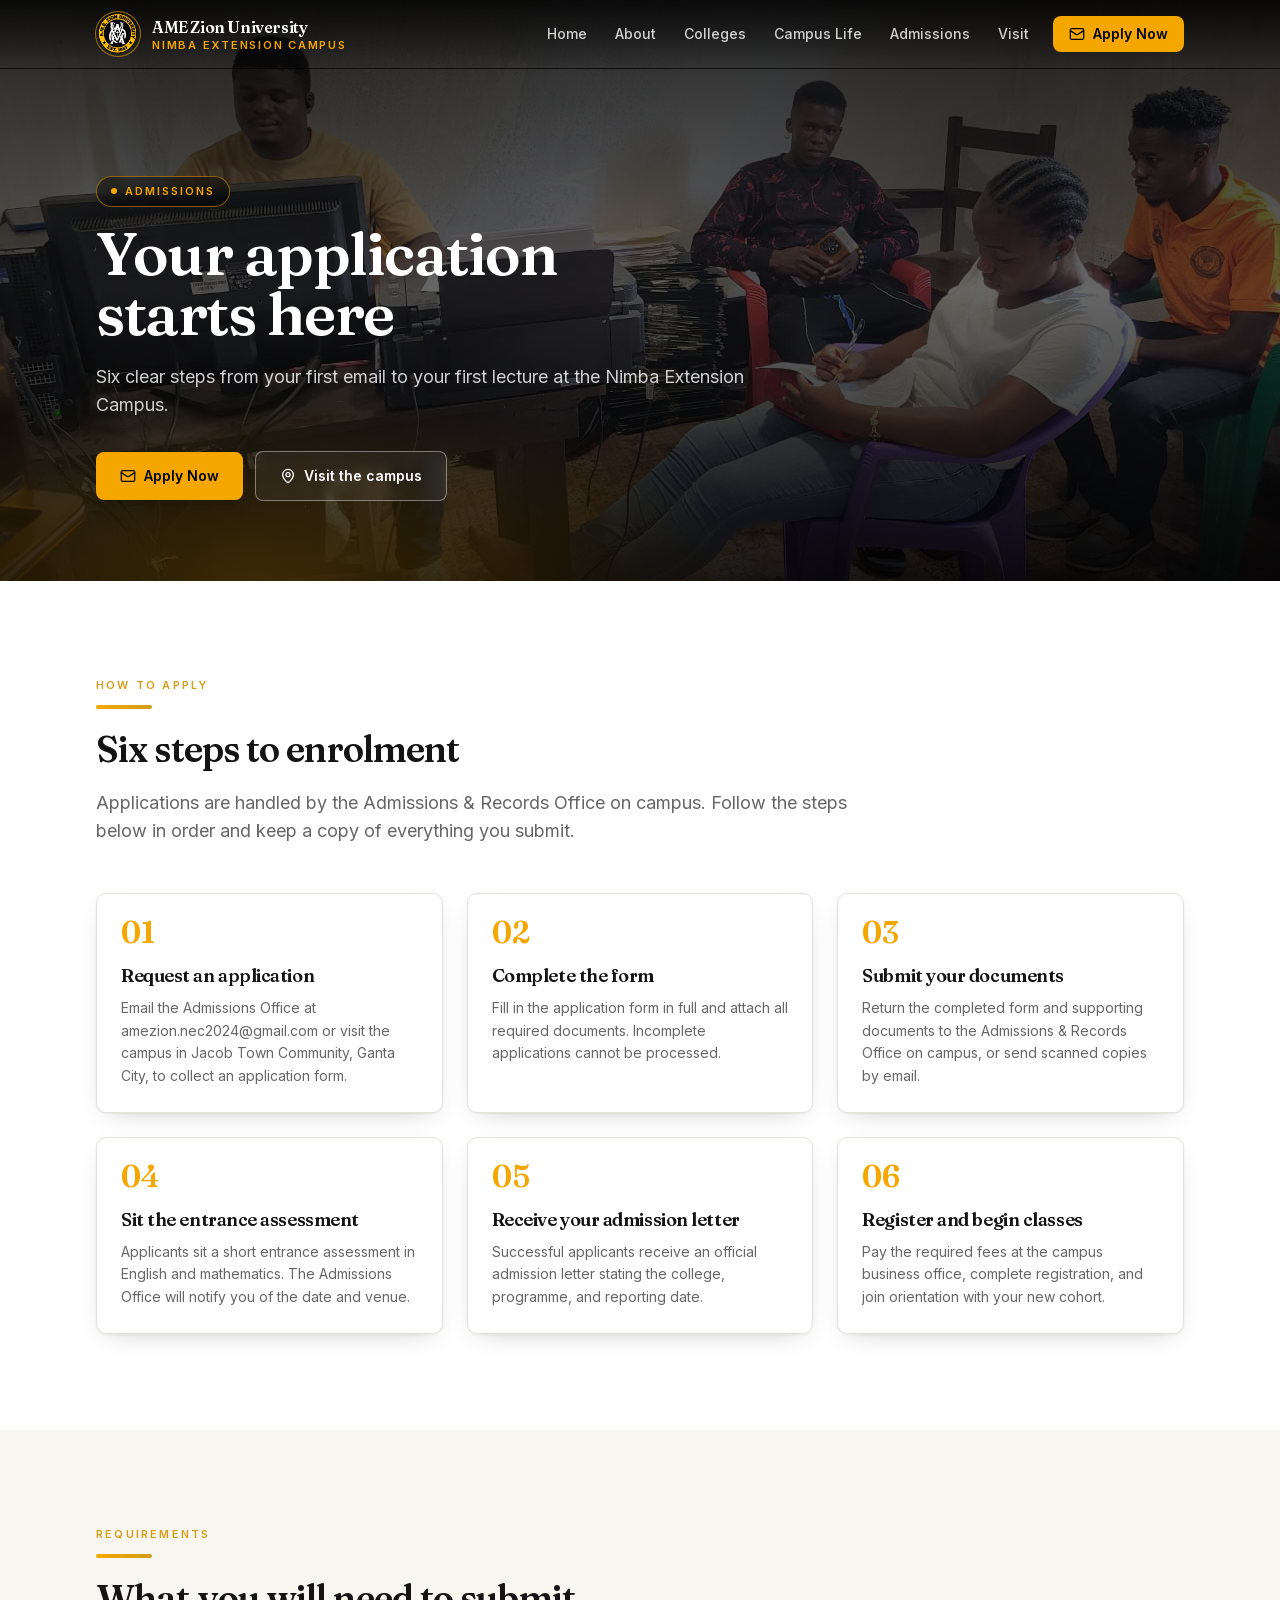
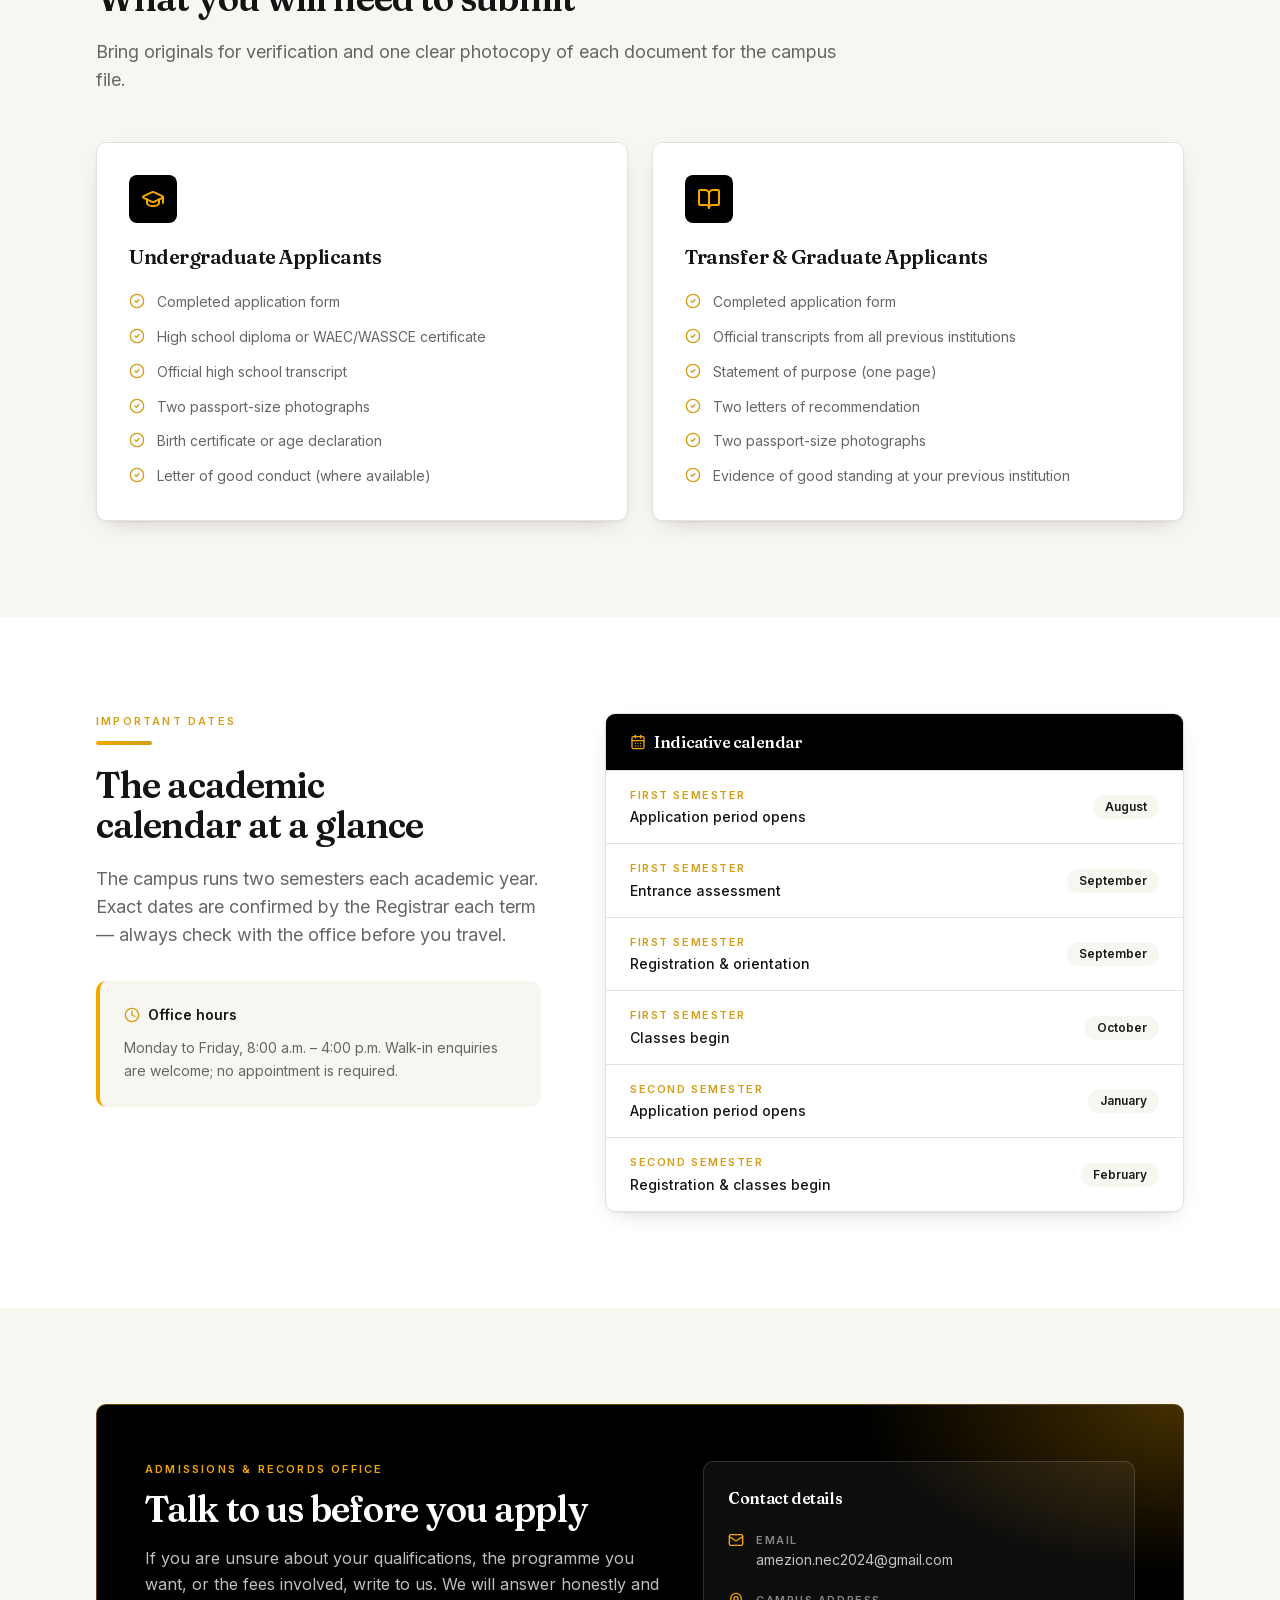
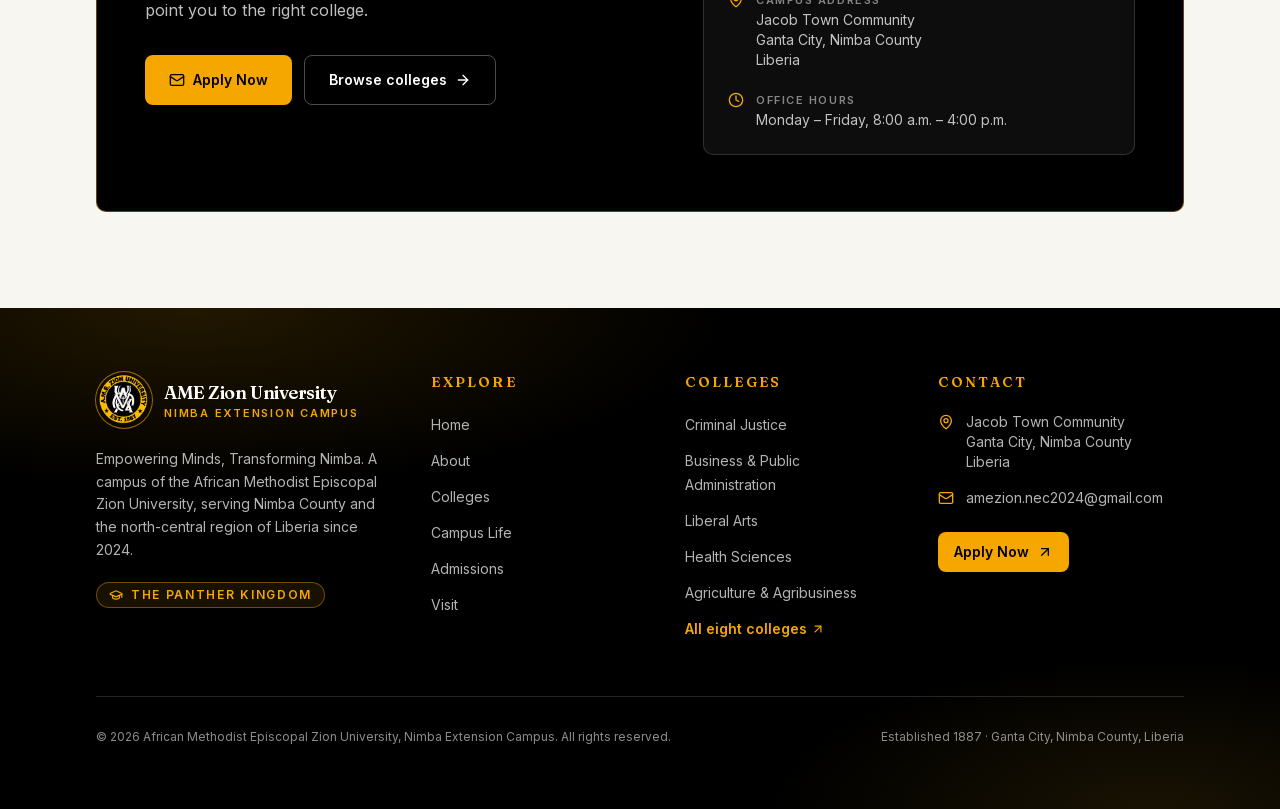
<file: admissions/index.html>
<!DOCTYPE html><html lang="en"><head><meta charSet="utf-8"/><meta name="viewport" content="width=device-width, initial-scale=1"/><link rel="preload" href="/_next/static/media/03bda585a99c6450-s.p.32sris142tqlb.woff2" as="font" crossorigin="" type="font/woff2"/><link rel="preload" href="/_next/static/media/70bc3e132a0a741e-s.p.3t6q91iet4nsy.woff2" as="font" crossorigin="" type="font/woff2"/><link rel="preload" href="/_next/static/media/83afe278b6a6bb3c-s.p.2bn3s6zvc0dyp.woff2" as="font" crossorigin="" type="font/woff2"/><link rel="preload" as="image" href="/images/logo.png"/><link rel="preload" as="image" href="/images/computer-lab-1.jpg"/><link rel="stylesheet" href="/_next/static/chunks/2w_a03q-xvbwy.css" data-precedence="next"/><link rel="preload" as="script" fetchPriority="low" href="/_next/static/chunks/3vze45w-rb2mv.js"/><script src="/_next/static/chunks/2r3my3tp317_f.js" async=""></script><script src="/_next/static/chunks/1am1fgf2m8sq4.js" async=""></script><script src="/_next/static/chunks/0ovzgmdhni61e.js" async=""></script><script src="/_next/static/chunks/turbopack-0k5z_875esr9_.js" async=""></script><script src="/_next/static/chunks/1kh88yjomvy9a.js" async="" crossorigin=""></script><script src="/_next/static/chunks/42k94k2l7inqh.js" async="" crossorigin=""></script><script src="/_next/static/chunks/0u5mbdy_vnth_.js" async="" crossorigin=""></script><script src="/_next/static/chunks/2y4at2t1jg2cs.js" async="" crossorigin=""></script><script src="https://apps.abacus.ai/chatllm/appllm-lib.js" async=""></script><title>Admissions | AME Zion University, Nimba Extension Campus</title><meta name="description" content="How to apply to the AME Zion University Nimba Extension Campus in Ganta City, Liberia: application steps, entry requirements, important dates, and contact details for the Admissions &amp; Records Office."/><meta name="application-name" content="AME Zion University, Nimba Extension Campus"/><meta name="keywords" content="AME Zion University,Nimba Extension Campus,Ganta City university,Nimba County college,Liberia higher education,Panther Kingdom"/><meta property="og:title" content="AME Zion University | Nimba Extension Campus — The Panther Kingdom"/><meta property="og:description" content="The Nimba Extension Campus of the African Methodist Episcopal Zion University in Jacob Town Community, Ganta City, Nimba County, Liberia. Eight colleges, one mission: Empowering Minds, Transforming Nimba."/><meta property="og:url" content="https://11874ca120.na114.preview.abacusai.app/"/><meta property="og:site_name" content="AME Zion University, Nimba Extension Campus"/><meta property="og:locale" content="en_US"/><meta property="og:image" content="https://11874ca120.na114.preview.abacusai.app/og-image.png"/><meta property="og:image:width" content="1200"/><meta property="og:image:height" content="630"/><meta property="og:image:alt" content="AME Zion University, Nimba Extension Campus — Empowering Minds, Transforming Nimba"/><meta property="og:type" content="website"/><meta name="twitter:card" content="summary_large_image"/><meta name="twitter:title" content="AME Zion University | Nimba Extension Campus"/><meta name="twitter:description" content="The Nimba Extension Campus of the African Methodist Episcopal Zion University in Jacob Town Community, Ganta City, Nimba County, Liberia. Eight colleges, one mission: Empowering Minds, Transforming Nimba."/><meta name="twitter:image" content="https://11874ca120.na114.preview.abacusai.app/og-image.png"/><link rel="shortcut icon" href="/favicon.svg"/><link rel="icon" href="/favicon.svg"/><link rel="apple-touch-icon" href="/favicon.svg"/><meta name="next-size-adjust" content=""/><script src="/_next/static/chunks/0cz1d0mv5g_q7.js" noModule=""></script><script src="../site-enhancements.js" defer></script><script src="/github-pages.js" defer></script></head><body class="inter_fd091ad6-module__giF-bG__variable fraunces_ca873fe6-module__1rc9Oq__variable jetbrains_mono_6104e6b7-module__s6uLTa__variable font-sans antialiased"><div hidden=""><!--$--><!--/$--></div><script>((a,b,c,d,e,f,g,h)=>{let i=document.documentElement,j=["light","dark"],k="class"===a,l=k&&f?e.map(a=>f[a]||a):e;function m(b){var c;k?(i.classList.remove(...l),i.classList.add(b)):i.setAttribute(a,b),c=b,h&&j.includes(c)&&(i.style.colorScheme=c)}if(d)m(d);else try{let a=localStorage.getItem(b)||c,d=g&&"system"===a?window.matchMedia("(prefers-color-scheme: dark)").matches?"dark":"light":a;m(d)}catch(a){}})("class","theme","light","light",["light","dark"],null,false,true)</script><div class="flex min-h-screen flex-col bg-background"><header class="fixed inset-x-0 top-0 z-50 transition-all duration-normal border-b border-transparent bg-gradient-to-b from-black/70 to-transparent"><nav aria-label="Main navigation" class="mx-auto flex w-full max-w-6xl items-center justify-between gap-4 px-4 py-3 sm:px-6 lg:px-8"><a class="group flex items-center gap-3 rounded-md focus-visible:outline-none focus-visible:ring-2 focus-visible:ring-accent focus-visible:ring-offset-2" aria-label="African Methodist Episcopal Zion University Nimba Extension Campus — home" href="/"><span class="relative h-11 w-11 shrink-0 overflow-hidden rounded-full ring-1 ring-accent/60 transition-transform duration-fast group-hover:scale-105"><img alt="AME Zion University seal" decoding="async" data-nimg="fill" class="object-contain" style="position:absolute;height:100%;width:100%;left:0;top:0;right:0;bottom:0;color:transparent" src="/images/logo.png"/></span><span class="flex flex-col leading-tight"><span class="font-display text-[15px] font-semibold tracking-tight transition-colors duration-fast sm:text-base text-white">AME Zion University</span><span class="text-[10px] font-semibold uppercase tracking-[0.16em] transition-colors duration-fast sm:text-[11px] text-accent">Nimba Extension Campus</span></span></a><div class="hidden items-center gap-1 lg:flex"><a class="rounded-md px-3 py-2 text-sm font-medium transition-colors duration-fast text-white/80 hover:bg-white/10 hover:text-white" href="/">Home</a><a class="rounded-md px-3 py-2 text-sm font-medium transition-colors duration-fast text-white/80 hover:bg-white/10 hover:text-white" href="/about/">About</a><a class="rounded-md px-3 py-2 text-sm font-medium transition-colors duration-fast text-white/80 hover:bg-white/10 hover:text-white" href="/colleges/">Colleges</a><a class="rounded-md px-3 py-2 text-sm font-medium transition-colors duration-fast text-white/80 hover:bg-white/10 hover:text-white" href="/campus-life/">Campus Life</a><a class="rounded-md px-3 py-2 text-sm font-medium transition-colors duration-fast text-white/80 hover:bg-white/10 hover:text-white" href="/admissions/">Admissions</a><a class="rounded-md px-3 py-2 text-sm font-medium transition-colors duration-fast text-white/80 hover:bg-white/10 hover:text-white" href="/visit/">Visit</a><a class="ml-2 inline-flex items-center gap-2 rounded-md bg-accent px-4 py-2 text-sm font-semibold text-accent-foreground shadow-sm transition-all duration-fast hover:bg-gold-deep hover:shadow-md focus-visible:outline-none focus-visible:ring-2 focus-visible:ring-accent focus-visible:ring-offset-2" href="/admissions/"><svg xmlns="http://www.w3.org/2000/svg" width="24" height="24" viewBox="0 0 24 24" fill="none" stroke="currentColor" stroke-width="2" stroke-linecap="round" stroke-linejoin="round" class="lucide lucide-mail h-4 w-4" aria-hidden="true"><rect width="20" height="16" x="2" y="4" rx="2"></rect><path d="m22 7-8.97 5.7a1.94 1.94 0 0 1-2.06 0L2 7"></path></svg>Apply Now</a></div><button type="button" aria-expanded="false" aria-controls="mobile-menu" aria-label="Open menu" class="inline-flex h-10 w-10 items-center justify-center rounded-md transition-colors duration-fast lg:hidden text-white hover:bg-white/15"><svg xmlns="http://www.w3.org/2000/svg" width="24" height="24" viewBox="0 0 24 24" fill="none" stroke="currentColor" stroke-width="2" stroke-linecap="round" stroke-linejoin="round" class="lucide lucide-menu h-6 w-6" aria-hidden="true"><line x1="4" x2="20" y1="12" y2="12"></line><line x1="4" x2="20" y1="6" y2="6"></line><line x1="4" x2="20" y1="18" y2="18"></line></svg></button></nav><div id="mobile-menu" class="overflow-hidden border-t border-border bg-background transition-[max-height,opacity] duration-normal lg:hidden max-h-0 opacity-0"><div class="mx-auto flex w-full max-w-6xl flex-col gap-1 px-4 py-4 sm:px-6"><a class="rounded-md px-4 py-3 text-base font-medium transition-colors duration-fast text-muted-foreground hover:bg-muted hover:text-foreground" href="/">Home</a><a class="rounded-md px-4 py-3 text-base font-medium transition-colors duration-fast text-muted-foreground hover:bg-muted hover:text-foreground" href="/about/">About</a><a class="rounded-md px-4 py-3 text-base font-medium transition-colors duration-fast text-muted-foreground hover:bg-muted hover:text-foreground" href="/colleges/">Colleges</a><a class="rounded-md px-4 py-3 text-base font-medium transition-colors duration-fast text-muted-foreground hover:bg-muted hover:text-foreground" href="/campus-life/">Campus Life</a><a class="rounded-md px-4 py-3 text-base font-medium transition-colors duration-fast text-muted-foreground hover:bg-muted hover:text-foreground" href="/admissions/">Admissions</a><a class="rounded-md px-4 py-3 text-base font-medium transition-colors duration-fast text-muted-foreground hover:bg-muted hover:text-foreground" href="/visit/">Visit</a><a class="mt-2 inline-flex items-center justify-center gap-2 rounded-md bg-accent px-4 py-3 text-base font-semibold text-accent-foreground transition-colors duration-fast hover:bg-gold-deep" href="/admissions/"><svg xmlns="http://www.w3.org/2000/svg" width="24" height="24" viewBox="0 0 24 24" fill="none" stroke="currentColor" stroke-width="2" stroke-linecap="round" stroke-linejoin="round" class="lucide lucide-mail h-4 w-4" aria-hidden="true"><rect width="20" height="16" x="2" y="4" rx="2"></rect><path d="m22 7-8.97 5.7a1.94 1.94 0 0 1-2.06 0L2 7"></path></svg>Apply Now</a><a href="mailto:amezion.nec2024@gmail.com" class="mt-1 rounded-md px-4 py-3 text-sm text-muted-foreground transition-colors duration-fast hover:bg-muted hover:text-foreground">amezion.nec2024@gmail.com</a></div></div></header><main class="flex-1"><section class="relative isolate flex w-full overflow-hidden bg-ink min-h-[58vh]"><div class="absolute inset-0 -z-10" style="transform:none"><img alt="Students working at computers in the Nimba Extension Campus computer laboratory" decoding="async" data-nimg="fill" class="object-cover object-center" style="position:absolute;height:100%;width:100%;left:0;top:0;right:0;bottom:0;color:transparent" src="/images/computer-lab-1.jpg"/></div><div aria-hidden="true" class="absolute inset-0 -z-10 bg-gradient-to-b from-black/85 via-black/60 to-black/90"></div><div aria-hidden="true" class="absolute inset-0 -z-10 bg-[radial-gradient(ellipse_60%_50%_at_20%_100%,rgba(245,168,0,0.22),transparent_65%)]"></div><div class="relative mx-auto flex w-full max-w-6xl flex-col justify-end px-4 pb-16 pt-36 sm:px-6 sm:pb-20 sm:pt-44 lg:px-8 items-start text-left"><div class="w-full max-w-3xl" style="opacity:1;transform:none"><p class="mb-4 inline-flex items-center gap-2 rounded-full border border-accent/50 bg-black/40 px-3.5 py-1.5 text-[11px] font-semibold uppercase tracking-[0.18em] text-accent backdrop-blur-sm"><span class="h-1.5 w-1.5 rounded-full bg-accent" aria-hidden="true"></span>Admissions</p><h1 class="text-balance font-display text-4xl font-semibold leading-[1.05] tracking-tight text-white sm:text-5xl lg:text-6xl">Your application starts here</h1><p class="mt-5 max-w-2xl text-base leading-relaxed text-white/80 sm:text-lg">Six clear steps from your first email to your first lecture at the Nimba Extension Campus.</p><div class="mt-8"><div class="flex flex-col gap-3 sm:flex-row sm:items-center"><a href="mailto:amezion.nec2024@gmail.com?subject=Application%20enquiry%20%E2%80%94%20Nimba%20Extension%20Campus&amp;body=Full%20name%3A%0ACollege%20of%20interest%3A%0AHighest%20qualification%3A%0AContact%20number%3A%0A%0APlease%20send%20me%20the%20application%20form%20and%20requirements." class="inline-flex items-center justify-center gap-2 rounded-md bg-accent px-6 py-3.5 text-sm font-semibold text-accent-foreground shadow-lg transition-all duration-fast hover:bg-gold-deep hover:shadow-xl focus-visible:outline-none focus-visible:ring-2 focus-visible:ring-accent focus-visible:ring-offset-2 focus-visible:ring-offset-black"><svg xmlns="http://www.w3.org/2000/svg" width="24" height="24" viewBox="0 0 24 24" fill="none" stroke="currentColor" stroke-width="2" stroke-linecap="round" stroke-linejoin="round" class="lucide lucide-mail h-4 w-4" aria-hidden="true"><rect width="20" height="16" x="2" y="4" rx="2"></rect><path d="m22 7-8.97 5.7a1.94 1.94 0 0 1-2.06 0L2 7"></path></svg>Apply Now</a><a class="inline-flex items-center justify-center gap-2 rounded-md border border-white/40 bg-white/5 px-6 py-3.5 text-sm font-semibold text-white backdrop-blur-sm transition-colors duration-fast hover:border-accent hover:bg-white/15 focus-visible:outline-none focus-visible:ring-2 focus-visible:ring-accent focus-visible:ring-offset-2 focus-visible:ring-offset-black" href="/visit/"><svg xmlns="http://www.w3.org/2000/svg" width="24" height="24" viewBox="0 0 24 24" fill="none" stroke="currentColor" stroke-width="2" stroke-linecap="round" stroke-linejoin="round" class="lucide lucide-map-pin h-4 w-4" aria-hidden="true"><path d="M20 10c0 4.993-5.539 10.193-7.399 11.799a1 1 0 0 1-1.202 0C9.539 20.193 4 14.993 4 10a8 8 0 0 1 16 0"></path><circle cx="12" cy="10" r="3"></circle></svg>Visit the campus</a></div></div></div></div></section><section class="py-16 sm:py-24 scroll-mt-28 bg-background"><div class="mx-auto w-full px-4 sm:px-6 lg:px-8 max-w-6xl"><div style="opacity:0;transform:translateY(8px)"><div class="max-w-3xl text-left"><p class="text-[11px] font-semibold uppercase tracking-[0.2em] text-gold-deep">How to Apply</p><div aria-hidden="true" class="gold-rule mt-3 h-1 w-14 rounded-full"></div><h2 class="mt-5 text-balance font-display text-3xl font-semibold leading-tight tracking-tight sm:text-4xl text-foreground">Six steps to enrolment</h2><p class="mt-5 text-base leading-relaxed sm:text-lg text-muted-foreground">Applications are handled by the Admissions &amp; Records Office on campus. Follow the steps below in order and keep a copy of everything you submit.</p></div></div><div class="mt-12 grid gap-6 sm:grid-cols-2 lg:grid-cols-3"><div class="h-full" style="opacity:0;transform:translateY(16px)"><article class="group flex h-full flex-col rounded-lg border border-border bg-card p-6 card-shadow transition-all duration-normal hover:-translate-y-1 hover:border-accent/60 hover:card-shadow-hover"><span class="font-display text-3xl font-semibold leading-none text-accent transition-colors duration-normal group-hover:text-gold-deep">01</span><h3 class="mt-4 font-display text-lg font-semibold leading-snug tracking-tight text-foreground">Request an application</h3><p class="mt-2 flex-1 text-sm leading-relaxed text-muted-foreground">Email the Admissions Office at amezion.nec2024@gmail.com or visit the campus in Jacob Town Community, Ganta City, to collect an application form.</p></article></div><div class="h-full" style="opacity:0;transform:translateY(16px)"><article class="group flex h-full flex-col rounded-lg border border-border bg-card p-6 card-shadow transition-all duration-normal hover:-translate-y-1 hover:border-accent/60 hover:card-shadow-hover"><span class="font-display text-3xl font-semibold leading-none text-accent transition-colors duration-normal group-hover:text-gold-deep">02</span><h3 class="mt-4 font-display text-lg font-semibold leading-snug tracking-tight text-foreground">Complete the form</h3><p class="mt-2 flex-1 text-sm leading-relaxed text-muted-foreground">Fill in the application form in full and attach all required documents. Incomplete applications cannot be processed.</p></article></div><div class="h-full" style="opacity:0;transform:translateY(16px)"><article class="group flex h-full flex-col rounded-lg border border-border bg-card p-6 card-shadow transition-all duration-normal hover:-translate-y-1 hover:border-accent/60 hover:card-shadow-hover"><span class="font-display text-3xl font-semibold leading-none text-accent transition-colors duration-normal group-hover:text-gold-deep">03</span><h3 class="mt-4 font-display text-lg font-semibold leading-snug tracking-tight text-foreground">Submit your documents</h3><p class="mt-2 flex-1 text-sm leading-relaxed text-muted-foreground">Return the completed form and supporting documents to the Admissions &amp; Records Office on campus, or send scanned copies by email.</p></article></div><div class="h-full" style="opacity:0;transform:translateY(16px)"><article class="group flex h-full flex-col rounded-lg border border-border bg-card p-6 card-shadow transition-all duration-normal hover:-translate-y-1 hover:border-accent/60 hover:card-shadow-hover"><span class="font-display text-3xl font-semibold leading-none text-accent transition-colors duration-normal group-hover:text-gold-deep">04</span><h3 class="mt-4 font-display text-lg font-semibold leading-snug tracking-tight text-foreground">Sit the entrance assessment</h3><p class="mt-2 flex-1 text-sm leading-relaxed text-muted-foreground">Applicants sit a short entrance assessment in English and mathematics. The Admissions Office will notify you of the date and venue.</p></article></div><div class="h-full" style="opacity:0;transform:translateY(16px)"><article class="group flex h-full flex-col rounded-lg border border-border bg-card p-6 card-shadow transition-all duration-normal hover:-translate-y-1 hover:border-accent/60 hover:card-shadow-hover"><span class="font-display text-3xl font-semibold leading-none text-accent transition-colors duration-normal group-hover:text-gold-deep">05</span><h3 class="mt-4 font-display text-lg font-semibold leading-snug tracking-tight text-foreground">Receive your admission letter</h3><p class="mt-2 flex-1 text-sm leading-relaxed text-muted-foreground">Successful applicants receive an official admission letter stating the college, programme, and reporting date.</p></article></div><div class="h-full" style="opacity:0;transform:translateY(16px)"><article class="group flex h-full flex-col rounded-lg border border-border bg-card p-6 card-shadow transition-all duration-normal hover:-translate-y-1 hover:border-accent/60 hover:card-shadow-hover"><span class="font-display text-3xl font-semibold leading-none text-accent transition-colors duration-normal group-hover:text-gold-deep">06</span><h3 class="mt-4 font-display text-lg font-semibold leading-snug tracking-tight text-foreground">Register and begin classes</h3><p class="mt-2 flex-1 text-sm leading-relaxed text-muted-foreground">Pay the required fees at the campus business office, complete registration, and join orientation with your new cohort.</p></article></div></div></div></section><section class="py-16 sm:py-24 scroll-mt-28 bg-secondary"><div class="mx-auto w-full px-4 sm:px-6 lg:px-8 max-w-6xl"><div style="opacity:0;transform:translateY(8px)"><div class="max-w-3xl text-left"><p class="text-[11px] font-semibold uppercase tracking-[0.2em] text-gold-deep">Requirements</p><div aria-hidden="true" class="gold-rule mt-3 h-1 w-14 rounded-full"></div><h2 class="mt-5 text-balance font-display text-3xl font-semibold leading-tight tracking-tight sm:text-4xl text-foreground">What you will need to submit</h2><p class="mt-5 text-base leading-relaxed sm:text-lg text-muted-foreground">Bring originals for verification and one clear photocopy of each document for the campus file.</p></div></div><div class="mt-12 grid gap-6 lg:grid-cols-2"><div style="opacity:0;transform:translateY(8px)"><article class="flex h-full flex-col rounded-lg border border-border bg-card p-8 card-shadow"><span class="inline-flex h-12 w-12 items-center justify-center rounded-md bg-ink text-accent"><svg xmlns="http://www.w3.org/2000/svg" width="24" height="24" viewBox="0 0 24 24" fill="none" stroke="currentColor" stroke-width="2" stroke-linecap="round" stroke-linejoin="round" class="lucide lucide-graduation-cap h-6 w-6" aria-hidden="true"><path d="M21.42 10.922a1 1 0 0 0-.019-1.838L12.83 5.18a2 2 0 0 0-1.66 0L2.6 9.08a1 1 0 0 0 0 1.832l8.57 3.908a2 2 0 0 0 1.66 0z"></path><path d="M22 10v6"></path><path d="M6 12.5V16a6 3 0 0 0 12 0v-3.5"></path></svg></span><h3 class="mt-5 font-display text-xl font-semibold tracking-tight text-foreground">Undergraduate Applicants</h3><ul class="mt-5 space-y-3"><li class="flex items-start gap-3 text-sm leading-relaxed text-muted-foreground"><svg xmlns="http://www.w3.org/2000/svg" width="24" height="24" viewBox="0 0 24 24" fill="none" stroke="currentColor" stroke-width="2" stroke-linecap="round" stroke-linejoin="round" class="lucide lucide-circle-check mt-0.5 h-4 w-4 shrink-0 text-gold-deep" aria-hidden="true"><circle cx="12" cy="12" r="10"></circle><path d="m9 12 2 2 4-4"></path></svg>Completed application form</li><li class="flex items-start gap-3 text-sm leading-relaxed text-muted-foreground"><svg xmlns="http://www.w3.org/2000/svg" width="24" height="24" viewBox="0 0 24 24" fill="none" stroke="currentColor" stroke-width="2" stroke-linecap="round" stroke-linejoin="round" class="lucide lucide-circle-check mt-0.5 h-4 w-4 shrink-0 text-gold-deep" aria-hidden="true"><circle cx="12" cy="12" r="10"></circle><path d="m9 12 2 2 4-4"></path></svg>High school diploma or WAEC/WASSCE certificate</li><li class="flex items-start gap-3 text-sm leading-relaxed text-muted-foreground"><svg xmlns="http://www.w3.org/2000/svg" width="24" height="24" viewBox="0 0 24 24" fill="none" stroke="currentColor" stroke-width="2" stroke-linecap="round" stroke-linejoin="round" class="lucide lucide-circle-check mt-0.5 h-4 w-4 shrink-0 text-gold-deep" aria-hidden="true"><circle cx="12" cy="12" r="10"></circle><path d="m9 12 2 2 4-4"></path></svg>Official high school transcript</li><li class="flex items-start gap-3 text-sm leading-relaxed text-muted-foreground"><svg xmlns="http://www.w3.org/2000/svg" width="24" height="24" viewBox="0 0 24 24" fill="none" stroke="currentColor" stroke-width="2" stroke-linecap="round" stroke-linejoin="round" class="lucide lucide-circle-check mt-0.5 h-4 w-4 shrink-0 text-gold-deep" aria-hidden="true"><circle cx="12" cy="12" r="10"></circle><path d="m9 12 2 2 4-4"></path></svg>Two passport-size photographs</li><li class="flex items-start gap-3 text-sm leading-relaxed text-muted-foreground"><svg xmlns="http://www.w3.org/2000/svg" width="24" height="24" viewBox="0 0 24 24" fill="none" stroke="currentColor" stroke-width="2" stroke-linecap="round" stroke-linejoin="round" class="lucide lucide-circle-check mt-0.5 h-4 w-4 shrink-0 text-gold-deep" aria-hidden="true"><circle cx="12" cy="12" r="10"></circle><path d="m9 12 2 2 4-4"></path></svg>Birth certificate or age declaration</li><li class="flex items-start gap-3 text-sm leading-relaxed text-muted-foreground"><svg xmlns="http://www.w3.org/2000/svg" width="24" height="24" viewBox="0 0 24 24" fill="none" stroke="currentColor" stroke-width="2" stroke-linecap="round" stroke-linejoin="round" class="lucide lucide-circle-check mt-0.5 h-4 w-4 shrink-0 text-gold-deep" aria-hidden="true"><circle cx="12" cy="12" r="10"></circle><path d="m9 12 2 2 4-4"></path></svg>Letter of good conduct (where available)</li></ul></article></div><div style="opacity:0;transform:translateY(8px)"><article class="flex h-full flex-col rounded-lg border border-border bg-card p-8 card-shadow"><span class="inline-flex h-12 w-12 items-center justify-center rounded-md bg-ink text-accent"><svg xmlns="http://www.w3.org/2000/svg" width="24" height="24" viewBox="0 0 24 24" fill="none" stroke="currentColor" stroke-width="2" stroke-linecap="round" stroke-linejoin="round" class="lucide lucide-book-open h-6 w-6" aria-hidden="true"><path d="M12 7v14"></path><path d="M3 18a1 1 0 0 1-1-1V4a1 1 0 0 1 1-1h5a4 4 0 0 1 4 4 4 4 0 0 1 4-4h5a1 1 0 0 1 1 1v13a1 1 0 0 1-1 1h-6a3 3 0 0 0-3 3 3 3 0 0 0-3-3z"></path></svg></span><h3 class="mt-5 font-display text-xl font-semibold tracking-tight text-foreground">Transfer &amp; Graduate Applicants</h3><ul class="mt-5 space-y-3"><li class="flex items-start gap-3 text-sm leading-relaxed text-muted-foreground"><svg xmlns="http://www.w3.org/2000/svg" width="24" height="24" viewBox="0 0 24 24" fill="none" stroke="currentColor" stroke-width="2" stroke-linecap="round" stroke-linejoin="round" class="lucide lucide-circle-check mt-0.5 h-4 w-4 shrink-0 text-gold-deep" aria-hidden="true"><circle cx="12" cy="12" r="10"></circle><path d="m9 12 2 2 4-4"></path></svg>Completed application form</li><li class="flex items-start gap-3 text-sm leading-relaxed text-muted-foreground"><svg xmlns="http://www.w3.org/2000/svg" width="24" height="24" viewBox="0 0 24 24" fill="none" stroke="currentColor" stroke-width="2" stroke-linecap="round" stroke-linejoin="round" class="lucide lucide-circle-check mt-0.5 h-4 w-4 shrink-0 text-gold-deep" aria-hidden="true"><circle cx="12" cy="12" r="10"></circle><path d="m9 12 2 2 4-4"></path></svg>Official transcripts from all previous institutions</li><li class="flex items-start gap-3 text-sm leading-relaxed text-muted-foreground"><svg xmlns="http://www.w3.org/2000/svg" width="24" height="24" viewBox="0 0 24 24" fill="none" stroke="currentColor" stroke-width="2" stroke-linecap="round" stroke-linejoin="round" class="lucide lucide-circle-check mt-0.5 h-4 w-4 shrink-0 text-gold-deep" aria-hidden="true"><circle cx="12" cy="12" r="10"></circle><path d="m9 12 2 2 4-4"></path></svg>Statement of purpose (one page)</li><li class="flex items-start gap-3 text-sm leading-relaxed text-muted-foreground"><svg xmlns="http://www.w3.org/2000/svg" width="24" height="24" viewBox="0 0 24 24" fill="none" stroke="currentColor" stroke-width="2" stroke-linecap="round" stroke-linejoin="round" class="lucide lucide-circle-check mt-0.5 h-4 w-4 shrink-0 text-gold-deep" aria-hidden="true"><circle cx="12" cy="12" r="10"></circle><path d="m9 12 2 2 4-4"></path></svg>Two letters of recommendation</li><li class="flex items-start gap-3 text-sm leading-relaxed text-muted-foreground"><svg xmlns="http://www.w3.org/2000/svg" width="24" height="24" viewBox="0 0 24 24" fill="none" stroke="currentColor" stroke-width="2" stroke-linecap="round" stroke-linejoin="round" class="lucide lucide-circle-check mt-0.5 h-4 w-4 shrink-0 text-gold-deep" aria-hidden="true"><circle cx="12" cy="12" r="10"></circle><path d="m9 12 2 2 4-4"></path></svg>Two passport-size photographs</li><li class="flex items-start gap-3 text-sm leading-relaxed text-muted-foreground"><svg xmlns="http://www.w3.org/2000/svg" width="24" height="24" viewBox="0 0 24 24" fill="none" stroke="currentColor" stroke-width="2" stroke-linecap="round" stroke-linejoin="round" class="lucide lucide-circle-check mt-0.5 h-4 w-4 shrink-0 text-gold-deep" aria-hidden="true"><circle cx="12" cy="12" r="10"></circle><path d="m9 12 2 2 4-4"></path></svg>Evidence of good standing at your previous institution</li></ul></article></div></div></div></section><section class="py-16 sm:py-24 scroll-mt-28 bg-background"><div class="mx-auto w-full px-4 sm:px-6 lg:px-8 max-w-6xl"><div class="grid gap-12 lg:grid-cols-[1fr_1.3fr] lg:gap-16"><div style="opacity:0;transform:translateX(-20px)"><div class="max-w-3xl text-left"><p class="text-[11px] font-semibold uppercase tracking-[0.2em] text-gold-deep">Important Dates</p><div aria-hidden="true" class="gold-rule mt-3 h-1 w-14 rounded-full"></div><h2 class="mt-5 text-balance font-display text-3xl font-semibold leading-tight tracking-tight sm:text-4xl text-foreground">The academic calendar at a glance</h2><p class="mt-5 text-base leading-relaxed sm:text-lg text-muted-foreground">The campus runs two semesters each academic year. Exact dates are confirmed by the Registrar each term — always check with the office before you travel.</p></div><div class="mt-8 rounded-lg border-l-4 border-accent bg-secondary p-6"><p class="inline-flex items-center gap-2 text-sm font-semibold text-foreground"><svg xmlns="http://www.w3.org/2000/svg" width="24" height="24" viewBox="0 0 24 24" fill="none" stroke="currentColor" stroke-width="2" stroke-linecap="round" stroke-linejoin="round" class="lucide lucide-clock h-4 w-4 text-gold-deep" aria-hidden="true"><circle cx="12" cy="12" r="10"></circle><polyline points="12 6 12 12 16 14"></polyline></svg>Office hours</p><p class="mt-2 text-sm leading-relaxed text-muted-foreground">Monday to Friday, 8:00 a.m. – 4:00 p.m. Walk-in enquiries are welcome; no appointment is required.</p></div></div><div style="opacity:0;transform:translateX(20px)"><div class="overflow-hidden rounded-lg border border-border bg-card card-shadow"><div class="flex items-center gap-2 border-b border-border bg-ink px-6 py-4 text-white"><svg xmlns="http://www.w3.org/2000/svg" width="24" height="24" viewBox="0 0 24 24" fill="none" stroke="currentColor" stroke-width="2" stroke-linecap="round" stroke-linejoin="round" class="lucide lucide-calendar-days h-4 w-4 text-accent" aria-hidden="true"><path d="M8 2v4"></path><path d="M16 2v4"></path><rect width="18" height="18" x="3" y="4" rx="2"></rect><path d="M3 10h18"></path><path d="M8 14h.01"></path><path d="M12 14h.01"></path><path d="M16 14h.01"></path><path d="M8 18h.01"></path><path d="M12 18h.01"></path><path d="M16 18h.01"></path></svg><h3 class="font-display text-base font-semibold tracking-tight">Indicative calendar</h3></div><ul class="divide-y divide-border"><li class="flex flex-col gap-1 px-6 py-4 transition-colors duration-fast hover:bg-secondary sm:flex-row sm:items-center sm:justify-between sm:gap-6"><div><p class="text-[11px] font-semibold uppercase tracking-[0.14em] text-gold-deep">First Semester</p><p class="mt-1 text-sm font-medium text-foreground">Application period opens</p></div><span class="shrink-0 rounded-full bg-secondary px-3 py-1 text-xs font-semibold text-secondary-foreground">August</span></li><li class="flex flex-col gap-1 px-6 py-4 transition-colors duration-fast hover:bg-secondary sm:flex-row sm:items-center sm:justify-between sm:gap-6"><div><p class="text-[11px] font-semibold uppercase tracking-[0.14em] text-gold-deep">First Semester</p><p class="mt-1 text-sm font-medium text-foreground">Entrance assessment</p></div><span class="shrink-0 rounded-full bg-secondary px-3 py-1 text-xs font-semibold text-secondary-foreground">September</span></li><li class="flex flex-col gap-1 px-6 py-4 transition-colors duration-fast hover:bg-secondary sm:flex-row sm:items-center sm:justify-between sm:gap-6"><div><p class="text-[11px] font-semibold uppercase tracking-[0.14em] text-gold-deep">First Semester</p><p class="mt-1 text-sm font-medium text-foreground">Registration &amp; orientation</p></div><span class="shrink-0 rounded-full bg-secondary px-3 py-1 text-xs font-semibold text-secondary-foreground">September</span></li><li class="flex flex-col gap-1 px-6 py-4 transition-colors duration-fast hover:bg-secondary sm:flex-row sm:items-center sm:justify-between sm:gap-6"><div><p class="text-[11px] font-semibold uppercase tracking-[0.14em] text-gold-deep">First Semester</p><p class="mt-1 text-sm font-medium text-foreground">Classes begin</p></div><span class="shrink-0 rounded-full bg-secondary px-3 py-1 text-xs font-semibold text-secondary-foreground">October</span></li><li class="flex flex-col gap-1 px-6 py-4 transition-colors duration-fast hover:bg-secondary sm:flex-row sm:items-center sm:justify-between sm:gap-6"><div><p class="text-[11px] font-semibold uppercase tracking-[0.14em] text-gold-deep">Second Semester</p><p class="mt-1 text-sm font-medium text-foreground">Application period opens</p></div><span class="shrink-0 rounded-full bg-secondary px-3 py-1 text-xs font-semibold text-secondary-foreground">January</span></li><li class="flex flex-col gap-1 px-6 py-4 transition-colors duration-fast hover:bg-secondary sm:flex-row sm:items-center sm:justify-between sm:gap-6"><div><p class="text-[11px] font-semibold uppercase tracking-[0.14em] text-gold-deep">Second Semester</p><p class="mt-1 text-sm font-medium text-foreground">Registration &amp; classes begin</p></div><span class="shrink-0 rounded-full bg-secondary px-3 py-1 text-xs font-semibold text-secondary-foreground">February</span></li></ul></div></div></div></div></section><section class="py-16 sm:py-24 scroll-mt-28 bg-secondary"><div class="mx-auto w-full px-4 sm:px-6 lg:px-8 max-w-6xl"><div style="opacity:0;transform:translateY(8px)"><div class="relative overflow-hidden rounded-lg border border-accent/40 bg-ink px-6 py-12 text-white sm:px-12 sm:py-14"><div aria-hidden="true" class="absolute inset-0 bg-[radial-gradient(ellipse_50%_70%_at_100%_0%,rgba(245,168,0,0.28),transparent_60%)]"></div><div class="relative grid gap-10 lg:grid-cols-[1.2fr_1fr]"><div><p class="text-[11px] font-semibold uppercase tracking-[0.2em] text-accent">Admissions &amp; Records Office</p><h2 class="mt-3 text-balance font-display text-3xl font-semibold leading-tight tracking-tight sm:text-4xl">Talk to us before you apply</h2><p class="mt-4 max-w-xl text-base leading-relaxed text-white/75">If you are unsure about your qualifications, the programme you want, or the fees involved, write to us. We will answer honestly and point you to the right college.</p><div class="mt-8 flex flex-col gap-3 sm:flex-row"><a href="mailto:amezion.nec2024@gmail.com?subject=Application%20enquiry%20%E2%80%94%20Nimba%20Extension%20Campus&amp;body=Full%20name%3A%0ACollege%20of%20interest%3A%0AHighest%20qualification%3A%0AContact%20number%3A%0A%0APlease%20send%20me%20the%20application%20form%20and%20requirements." class="inline-flex items-center justify-center gap-2 rounded-md bg-accent px-6 py-3.5 text-sm font-semibold text-accent-foreground transition-all duration-fast hover:bg-gold-deep hover:shadow-lg focus-visible:outline-none focus-visible:ring-2 focus-visible:ring-accent focus-visible:ring-offset-2 focus-visible:ring-offset-ink"><svg xmlns="http://www.w3.org/2000/svg" width="24" height="24" viewBox="0 0 24 24" fill="none" stroke="currentColor" stroke-width="2" stroke-linecap="round" stroke-linejoin="round" class="lucide lucide-mail h-4 w-4" aria-hidden="true"><rect width="20" height="16" x="2" y="4" rx="2"></rect><path d="m22 7-8.97 5.7a1.94 1.94 0 0 1-2.06 0L2 7"></path></svg>Apply Now</a><a class="inline-flex items-center justify-center gap-2 rounded-md border border-white/30 px-6 py-3.5 text-sm font-semibold text-white transition-colors duration-fast hover:border-accent hover:bg-white/10 focus-visible:outline-none focus-visible:ring-2 focus-visible:ring-accent focus-visible:ring-offset-2 focus-visible:ring-offset-ink" href="/colleges/">Browse colleges<svg xmlns="http://www.w3.org/2000/svg" width="24" height="24" viewBox="0 0 24 24" fill="none" stroke="currentColor" stroke-width="2" stroke-linecap="round" stroke-linejoin="round" class="lucide lucide-arrow-right h-4 w-4" aria-hidden="true"><path d="M5 12h14"></path><path d="m12 5 7 7-7 7"></path></svg></a></div></div><div class="rounded-lg border border-white/15 bg-white/5 p-6 backdrop-blur-sm"><h3 class="font-display text-base font-semibold tracking-tight text-white">Contact details</h3><ul class="mt-5 space-y-5 text-sm text-white/75"><li class="flex gap-3"><svg xmlns="http://www.w3.org/2000/svg" width="24" height="24" viewBox="0 0 24 24" fill="none" stroke="currentColor" stroke-width="2" stroke-linecap="round" stroke-linejoin="round" class="lucide lucide-mail mt-0.5 h-4 w-4 shrink-0 text-accent" aria-hidden="true"><rect width="20" height="16" x="2" y="4" rx="2"></rect><path d="m22 7-8.97 5.7a1.94 1.94 0 0 1-2.06 0L2 7"></path></svg><span><span class="block text-[11px] font-semibold uppercase tracking-[0.14em] text-white/50">Email</span><a href="mailto:amezion.nec2024@gmail.com" class="break-all transition-colors duration-fast hover:text-accent"><span>amezion.nec2024@gmail.com</span></a></span></li><li class="flex gap-3"><svg xmlns="http://www.w3.org/2000/svg" width="24" height="24" viewBox="0 0 24 24" fill="none" stroke="currentColor" stroke-width="2" stroke-linecap="round" stroke-linejoin="round" class="lucide lucide-map-pin mt-0.5 h-4 w-4 shrink-0 text-accent" aria-hidden="true"><path d="M20 10c0 4.993-5.539 10.193-7.399 11.799a1 1 0 0 1-1.202 0C9.539 20.193 4 14.993 4 10a8 8 0 0 1 16 0"></path><circle cx="12" cy="10" r="3"></circle></svg><span><span class="block text-[11px] font-semibold uppercase tracking-[0.14em] text-white/50">Campus address</span>Jacob Town Community<br/>Ganta City<!-- -->, <!-- -->Nimba County<br/>Liberia</span></li><li class="flex gap-3"><svg xmlns="http://www.w3.org/2000/svg" width="24" height="24" viewBox="0 0 24 24" fill="none" stroke="currentColor" stroke-width="2" stroke-linecap="round" stroke-linejoin="round" class="lucide lucide-clock mt-0.5 h-4 w-4 shrink-0 text-accent" aria-hidden="true"><circle cx="12" cy="12" r="10"></circle><polyline points="12 6 12 12 16 14"></polyline></svg><span><span class="block text-[11px] font-semibold uppercase tracking-[0.14em] text-white/50">Office hours</span>Monday – Friday, 8:00 a.m. – 4:00 p.m.</span></li></ul></div></div></div></div></div></section><!--$--><!--/$--></main><footer class="ink-texture text-white"><div class="mx-auto w-full max-w-6xl px-4 py-16 sm:px-6 lg:px-8"><div class="grid gap-12 lg:grid-cols-[1.4fr_1fr_1fr_1.2fr]"><div><div class="flex items-center gap-3"><span class="relative h-14 w-14 shrink-0 overflow-hidden rounded-full ring-1 ring-accent/60"><img alt="AME Zion University seal" loading="lazy" decoding="async" data-nimg="fill" class="object-contain" style="position:absolute;height:100%;width:100%;left:0;top:0;right:0;bottom:0;color:transparent" src="/images/logo.png"/></span><div class="leading-tight"><p class="font-display text-lg font-semibold tracking-tight text-white">AME Zion University</p><p class="text-[11px] font-semibold uppercase tracking-[0.16em] text-accent">Nimba Extension Campus</p></div></div><p class="mt-5 max-w-sm text-sm leading-relaxed text-white/70">Empowering Minds, Transforming Nimba<!-- -->. A campus of the African Methodist Episcopal Zion University, serving Nimba County and the north-central region of Liberia since 2024.</p><p class="mt-5 inline-flex items-center gap-2 rounded-full border border-accent/40 bg-accent/10 px-3 py-1 text-xs font-semibold uppercase tracking-[0.14em] text-accent"><svg xmlns="http://www.w3.org/2000/svg" width="24" height="24" viewBox="0 0 24 24" fill="none" stroke="currentColor" stroke-width="2" stroke-linecap="round" stroke-linejoin="round" class="lucide lucide-graduation-cap h-3.5 w-3.5" aria-hidden="true"><path d="M21.42 10.922a1 1 0 0 0-.019-1.838L12.83 5.18a2 2 0 0 0-1.66 0L2.6 9.08a1 1 0 0 0 0 1.832l8.57 3.908a2 2 0 0 0 1.66 0z"></path><path d="M22 10v6"></path><path d="M6 12.5V16a6 3 0 0 0 12 0v-3.5"></path></svg>The Panther Kingdom</p></div><div><h2 class="font-display text-sm font-semibold uppercase tracking-[0.16em] text-accent">Explore</h2><ul class="mt-5 space-y-3"><li><a class="text-sm text-white/70 transition-colors duration-fast hover:text-accent" href="/">Home</a></li><li><a class="text-sm text-white/70 transition-colors duration-fast hover:text-accent" href="/about/">About</a></li><li><a class="text-sm text-white/70 transition-colors duration-fast hover:text-accent" href="/colleges/">Colleges</a></li><li><a class="text-sm text-white/70 transition-colors duration-fast hover:text-accent" href="/campus-life/">Campus Life</a></li><li><a class="text-sm text-white/70 transition-colors duration-fast hover:text-accent" href="/admissions/">Admissions</a></li><li><a class="text-sm text-white/70 transition-colors duration-fast hover:text-accent" href="/visit/">Visit</a></li></ul></div><div><h2 class="font-display text-sm font-semibold uppercase tracking-[0.16em] text-accent">Colleges</h2><ul class="mt-5 space-y-3"><li><a class="text-sm text-white/70 transition-colors duration-fast hover:text-accent" href="/colleges/">Criminal Justice</a></li><li><a class="text-sm text-white/70 transition-colors duration-fast hover:text-accent" href="/colleges/">Business &amp; Public Administration</a></li><li><a class="text-sm text-white/70 transition-colors duration-fast hover:text-accent" href="/colleges/">Liberal Arts</a></li><li><a class="text-sm text-white/70 transition-colors duration-fast hover:text-accent" href="/colleges/">Health Sciences</a></li><li><a class="text-sm text-white/70 transition-colors duration-fast hover:text-accent" href="/colleges/">Agriculture &amp; Agribusiness</a></li><li><a class="inline-flex items-center gap-1 text-sm font-semibold text-accent transition-colors duration-fast hover:text-white" href="/colleges/">All eight colleges<svg xmlns="http://www.w3.org/2000/svg" width="24" height="24" viewBox="0 0 24 24" fill="none" stroke="currentColor" stroke-width="2" stroke-linecap="round" stroke-linejoin="round" class="lucide lucide-arrow-up-right h-3.5 w-3.5" aria-hidden="true"><path d="M7 7h10v10"></path><path d="M7 17 17 7"></path></svg></a></li></ul></div><div><h2 class="font-display text-sm font-semibold uppercase tracking-[0.16em] text-accent">Contact</h2><ul class="mt-5 space-y-4 text-sm text-white/70"><li class="flex gap-3"><svg xmlns="http://www.w3.org/2000/svg" width="24" height="24" viewBox="0 0 24 24" fill="none" stroke="currentColor" stroke-width="2" stroke-linecap="round" stroke-linejoin="round" class="lucide lucide-map-pin mt-0.5 h-4 w-4 shrink-0 text-accent" aria-hidden="true"><path d="M20 10c0 4.993-5.539 10.193-7.399 11.799a1 1 0 0 1-1.202 0C9.539 20.193 4 14.993 4 10a8 8 0 0 1 16 0"></path><circle cx="12" cy="10" r="3"></circle></svg><span>Jacob Town Community<br/>Ganta City<!-- -->, <!-- -->Nimba County<br/>Liberia</span></li><li class="flex gap-3"><svg xmlns="http://www.w3.org/2000/svg" width="24" height="24" viewBox="0 0 24 24" fill="none" stroke="currentColor" stroke-width="2" stroke-linecap="round" stroke-linejoin="round" class="lucide lucide-mail mt-0.5 h-4 w-4 shrink-0 text-accent" aria-hidden="true"><rect width="20" height="16" x="2" y="4" rx="2"></rect><path d="m22 7-8.97 5.7a1.94 1.94 0 0 1-2.06 0L2 7"></path></svg><a href="mailto:amezion.nec2024@gmail.com" class="break-all transition-colors duration-fast hover:text-accent"><span>amezion.nec2024@gmail.com</span></a></li></ul><a class="mt-6 inline-flex items-center gap-2 rounded-md bg-accent px-4 py-2.5 text-sm font-semibold text-accent-foreground transition-colors duration-fast hover:bg-gold-deep" href="/admissions/">Apply Now<svg xmlns="http://www.w3.org/2000/svg" width="24" height="24" viewBox="0 0 24 24" fill="none" stroke="currentColor" stroke-width="2" stroke-linecap="round" stroke-linejoin="round" class="lucide lucide-arrow-up-right h-4 w-4" aria-hidden="true"><path d="M7 7h10v10"></path><path d="M7 17 17 7"></path></svg></a></div></div><div class="mt-14 flex flex-col gap-4 border-t border-white/15 pt-8 text-xs text-white/55 sm:flex-row sm:items-center sm:justify-between"><p>© <!-- -->2026<!-- --> African Methodist Episcopal Zion University, Nimba Extension Campus. All rights reserved.</p><p>Established <!-- -->1887<!-- --> · Ganta City, Nimba County, Liberia</p></div></div></footer></div><script src="/_next/static/chunks/3vze45w-rb2mv.js" id="_R_" async=""></script><script>(self.__next_f=self.__next_f||[]).push([0])</script><script>self.__next_f.push([1,"1:\"$Sreact.fragment\"\n2:I[79993,[\"/_next/static/chunks/1kh88yjomvy9a.js\",\"/_next/static/chunks/42k94k2l7inqh.js\",\"/_next/static/chunks/0u5mbdy_vnth_.js\"],\"ThemeProvider\"]\n3:I[28824,[\"/_next/static/chunks/1kh88yjomvy9a.js\",\"/_next/static/chunks/42k94k2l7inqh.js\",\"/_next/static/chunks/0u5mbdy_vnth_.js\"],\"SiteNavbar\"]\n4:I[46103,[\"/_next/static/chunks/1kh88yjomvy9a.js\",\"/_next/static/chunks/42k94k2l7inqh.js\",\"/_next/static/chunks/0u5mbdy_vnth_.js\"],\"default\"]\n5:I[47637,[\"/_next/static/chunks/1kh88yjomvy9a.js\",\"/_next/static/chunks/42k94k2l7inqh.js\",\"/_next/static/chunks/0u5mbdy_vnth_.js\"],\"default\"]\n6:I[31715,[\"/_next/static/chunks/1kh88yjomvy9a.js\",\"/_next/static/chunks/42k94k2l7inqh.js\",\"/_next/static/chunks/0u5mbdy_vnth_.js\",\"/_next/static/chunks/2y4at2t1jg2cs.js\"],\"\"]\ne:I[89456,[\"/_next/static/chunks/1kh88yjomvy9a.js\",\"/_next/static/chunks/42k94k2l7inqh.js\",\"/_next/static/chunks/0u5mbdy_vnth_.js\"],\"default\",1]\n:HL[\"/_next/static/chunks/2w_a03q-xvbwy.css\",\"style\"]\n:HL[\"/_next/static/media/03bda585a99c6450-s.p.32sris142tqlb.woff2\",\"font\",{\"crossOrigin\":\"\",\"type\":\"font/woff2\"}]\n:HL[\"/_next/static/media/70bc3e132a0a741e-s.p.3t6q91iet4nsy.woff2\",\"font\",{\"crossOrigin\":\"\",\"type\":\"font/woff2\"}]\n:HL[\"/_next/static/media/83afe278b6a6bb3c-s.p.2bn3s6zvc0dyp.woff2\",\"font\",{\"crossOrigin\":\"\",\"type\":\"font/woff2\"}]\nc:X\n0:{\"P\":null,\"c\":[\"\",\"admissions\",\"\"],\"q\":\"\",\"i\":false,\"f\":[[[\"\",{\"children\":[\"admissions\",{\"children\":[\"__PAGE__\",{},\"$undefined\",\"$undefined\",4608]},\"$undefined\",\"$undefined\",4608]},\"$undefined\",\"$undefined\",4624],[[\"$\",\"$1\",\"c\",{\"children\":[[[\"$\",\"link\",\"0\",{\"rel\":\"stylesheet\",\"href\":\"/_next/static/chunks/2w_a03q-xvbwy.css\",\"precedence\":\"next\",\"crossOrigin\":\"$undefined\",\"nonce\":\"$undefined\"}],[\"$\",\"script\",\"script-0\",{\"src\":\"/_next/static/chunks/1kh88yjomvy9a.js\",\"async\":true,\"nonce\":\"$undefined\"}],[\"$\",\"script\",\"script-1\",{\"src\":\"/_next/static/chunks/42k94k2l7inqh.js\",\"async\":true,\"nonce\":\"$undefined\"}],[\"$\",\"script\",\"script-2\",{\"src\":\"/_next/static/chunks/0u5mbdy_vnth_.js\",\"async\":true,\"nonce\":\"$undefined\"}]],[\"$\",\"html\",null,{\"lang\":\"en\",\"suppressHydrationWarning\":true,\"children\":[[\"$\",\"head\",null,{\"children\":[\"$\",\"script\",null,{\"src\":\"https://apps.abacus.ai/chatllm/appllm-lib.js\",\"async\":true}]}],[\"$\",\"body\",null,{\"className\":\"inter_fd091ad6-module__giF-bG__variable fraunces_ca873fe6-module__1rc9Oq__variable jetbrains_mono_6104e6b7-module__s6uLTa__variable font-sans antialiased\",\"children\":[\"$\",\"$L2\",null,{\"attribute\":\"class\",\"defaultTheme\":\"light\",\"enableSystem\":false,\"forcedTheme\":\"light\",\"disableTransitionOnChange\":true,\"children\":[[\"$\",\"div\",null,{\"className\":\"flex min-h-screen flex-col bg-background\",\"children\":[[\"$\",\"$L3\",null,{}],[\"$\",\"main\",null,{\"className\":\"flex-1\",\"children\":[\"$\",\"$L4\",null,{\"parallelRouterKey\":\"children\",\"error\":\"$undefined\",\"errorStyles\":\"$undefined\",\"errorScripts\":\"$undefined\",\"template\":[\"$\",\"$L5\",null,{}],\"templateStyles\":\"$undefined\",\"templateScripts\":\"$undefined\",\"notFound\":[[\"$\",\"section\",null,{\"className\":\"ink-texture flex min-h-[70vh] items-center text-white\",\"children\":[\"$\",\"div\",null,{\"className\":\"mx-auto w-full px-4 sm:px-6 lg:px-8 max-w-6xl\",\"children\":[\"$\",\"div\",null,{\"className\":\"py-24\",\"children\":[[\"$\",\"p\",null,{\"className\":\"text-[11px] font-semibold uppercase tracking-[0.2em] text-accent\",\"children\":\"Error 404\"}],[\"$\",\"h1\",null,{\"className\":\"mt-4 font-display text-4xl font-semibold tracking-tight sm:text-5xl\",\"children\":\"This page could not be found\"}],[\"$\",\"p\",null,{\"className\":\"mt-5 max-w-xl text-base leading-relaxed text-white/75\",\"children\":\"The page you were looking for is not on the Nimba Extension Campus website. It may have been moved, or the address may have been typed incorrectly.\"}],[\"$\",\"div\",null,{\"className\":\"mt-8 flex flex-col gap-3 sm:flex-row\",\"children\":[[\"$\",\"$L6\",null,{\"href\":\"/\",\"className\":\"inline-flex items-center justify-center gap-2 rounded-md bg-accent px-6 py-3 text-sm font-semibold text-accent-foreground transition-colors duration-fast hover:bg-gold-deep focus-visible:outline-none focus-visible:ring-2 focus-visible:ring-accent focus-visible:ring-offset-2 focus-visible:ring-offset-ink\",\"children\":[[\"$\",\"svg\",null,{\"ref\":\"$undefined\",\"xmlns\":\"http://www.w3.org/2000/svg\",\"width\":24,\"height\":24,\"viewBox\":\"0 0 24 24\",\"fill\":\"none\",\"stroke\":\"currentColor\",\"strokeWidth\":2,\"strokeLinecap\":\"round\",\"strokeLinejoin\":\"round\",\"className\":\"lucide lucide-house h-4 w-4\",\"aria-hidden\":\"true\",\"children\":[[\"$\",\"path\",\"5wwlr5\",{\"d\":\"M15 21v-8a1 1 0 0 0-1-1h-4a1 1 0 0 0-1 1v8\"}],[\"$\",\"path\",\"1d0kgt\",{\"d\":\"M3 10a2 2 0 0 1 .709-1.528l7-5.999a2 2 0 0 1 2.582 0l7 5.999A2 2 0 0 1 21 10v9a2 2 0 0 1-2 2H5a2 2 0 0 1-2-2z\"}],\"$undefined\"]}],\"Back to the home page\"]}],[\"$\",\"$L6\",null,{\"href\":\"/colleges\",\"className\":\"inline-flex items-center justify-center gap-2 rounded-md border border-white/30 px-6 py-3 text-sm font-semibold text-white transition-colors duration-fast hover:border-accent hover:bg-white/10 focus-visible:outline-none focus-visible:ring-2 focus-visible:ring-accent focus-visible:ring-offset-2 focus-visible:ring-offset-ink\",\"children\":[[\"$\",\"svg\",null,{\"ref\":\"$undefined\",\"xmlns\":\"http://www.w3.org/2000/svg\",\"width\":24,\"height\":24,\"viewBox\":\"0 0 24 24\",\"fill\":\"none\",\"stroke\":\"currentColor\",\"strokeWidth\":2,\"strokeLinecap\":\"round\",\"strokeLinejoin\":\"round\",\"className\":\"lucide lucide-compass h-4 w-4\",\"aria-hidden\":\"true\",\"children\":[[\"$\",\"path\",\"9ktpf1\",{\"d\":\"m16.24 7.76-1.804 5.411a2 2 0 0 1-1.265 1.265L7.76 16.24l1.804-5.411a2 2 0 0 1 1.265-1.265z\"}],[\"$\",\"circle\",\"1mglay\",{\"cx\":\"12\",\"cy\":\"12\",\"r\":\"10\"}],\"$undefined\"]}],\"Explore our colleges\"]}]]}]]}]}]}],[]],\"forbidden\":\"$undefined\",\"unauthorized\":\"$undefined\"}]}],[\"$\",\"footer\",null,{\"className\":\"ink-texture text-white\",\"children\":\"$L7\"}]]}],\"$L8\",\"$L9\"]}]}]]}]]}],{\"children\":[\"$La\",{\"children\":[\"$Lb\",{},null,false,null]},null,false,\"$c\"]},null,false,null],\"$Ld\",false]],\"m\":\"$undefined\",\"G\":[\"$e\",[\"$Lf\"]],\"S\":true,\"h\":null,\"r\":\"$undefined\",\"s\":\"$undefined\",\"a\":\"$undefined\",\"l\":\"$undefined\",\"p\":\"$undefined\",\"d\":\"$undefined\",\"b\":\"DK6GNg0HFyukEpQHY8OhG\"}\n10:I[62721,[\"/_next/static/chunks/1kh88yjomvy9a.js\",\"/_next/static/chunks/42k94k2l7inqh.js\",\"/_next/static/chunks/0u5mbdy_vnth_.js\"],\"Image\"]\n15:I[58975,[\"/_next/static/chunks/1kh88yjomvy9a.js\",\"/_next/static/chunks/42k94k2l7inqh.js\",\"/_next/static/chunks/0u5mbdy_vnth_.js\"],\"Toaster\"]\n16:I[91833,[\"/_next/static/chunks/1kh88yjomvy9a.js\",\"/_next/static/chunks/42k94k2l7inqh.js\",\"/_next/static/chunks/0u5mbdy_vnth_.js\"],\"ChunkLoadErrorHandler\"]\n17:I[3843,[\"/_next/static/chunks/1kh88yjomvy9a.js\",\"/_next/static/chunks/42k94k2l7inqh.js\",\"/_next/static/chunks/0u5mbdy_vnth_.js\",\"/_next/static/chunks/2y4at2t1jg2cs.js\"],\"Hero\"]\n18:I[33143,[\"/_next/static/chunks/1kh88yjomvy9a.js\",\"/_next/static/chunks/42k94k2l7inqh.js\",\"/_next/static/chunks/0u5mbdy_vnth_.js\",\"/_next/static/chunks/2y4at2t1jg2cs.js\"],\"FadeIn\"]\n19:I[33143,[\"/_next/static/chunks/1kh88yjomvy9a.js\",\"/_next/static/chunks/42k94k2l7inqh.js\",\"/_next/static/chunks/0u5mbdy_vnth_.js\",\"/_next/static/chunks/2y4at2t1jg2cs.js\"],\"Stagger\"]\n1a:I[33143,[\"/_next/static/chunks/1kh88yjomvy9a.js\",\"/_next/static/chunks/42k94k2l7inqh.js\",\"/_next/static/chunks/0u5mbdy_vnth_.js\",\"/_next/static/chunks/2y4at2t1jg2cs.js\"],\"StaggerItem\"]\n27:I[67948,[\"/_next/static/chunks/1kh88yjomvy9a.js\",\"/_next/static/chunks/42k94k2l7inqh.js\",\"/_next/static/chunks/0u5mbdy_vnth_.js\"],\"ViewportBoundary\"]\n29:I[67948,[\"/_next/static/chunks/1kh88yjomvy9a.js\",\"/_next/static/chunks/42k94k2l7inqh.js\",\"/_next/static/chunks/0u5mbdy_vnth_.js\"],\"MetadataBoundary\"]\n2a:\"$Sreact.suspense\"\n7:[\"$\",\"div\",null,{\"className\":\"mx-auto w-full max-w-6xl px-4 py-16 sm:px-6 lg:px-8\",\"children\":[[\"$\",\"div\",null,{\"className\":\"grid gap-12 lg:grid-cols-[1.4fr_1fr_1fr_1.2fr]\",\"children\":[[\"$\",\"div\",null,{\"children\":[[\"$\",\"div\",null,{\"className\":\"flex items-center gap-3\",\"children\":[[\"$\",\"span\",null,{\"className\":\"relative h-14 w-14 shrink-0 overflow-hidden rounded-full ring-1 ring-accent/60\",\"children\":[\"$\",\"$L10\",null,{\"src\":\"/images/logo.png\",\"alt\":\"AME Zion University seal\",\"fill\":true,\"sizes\":\"56px\",\"className\":\"object-contain\"}]}],[\"$\",\"div\",null,{\"className\":\"leading-tight\",\"children\":[[\"$\",\"p\",null,{\"className\":\"font-display text-lg font-semibold tracking-tight text-white\",\"children\":\"AME Zion University\"}],[\"$\",\"p\",null,{\"className\":\"text-[11px] font-semibold uppercase tracking-[0.16em] text-accent\",\"children\":\"Nimba Extension Campus\"}]]}]]}],[\"$\",\"p\",null,{\"className\":\"mt-5 max-w-sm text-sm leading-relaxed text-white/70\",\"children\":[\"Empowering Minds, Transforming Nimba\",\". A campus of the African Methodist Episcopal Zion University, serving Nimba County and the north-central region of Liberia since 2024.\"]}],[\"$\",\"p\",null,{\"className\":\"mt-5 inline-flex items-center gap-2 rounded-full border border-accent/40 bg-accent/10 px-3 py-1 text-xs font-semibold uppercase tracking-[0.14em] text-accent\",\"children\":[[\"$\",\"svg\",null,{\"ref\":\"$undefined\",\"xmlns\":\"http://www.w3.org/2000/svg\",\"width\":24,\"height\":24,\"viewBox\":\"0 0 24 24\",\"fill\":\"none\",\"stroke\":\"currentColor\",\"strokeWidth\":2,\"strokeLinecap\":\"round\",\"strokeLinejoin\":\"round\",\"className\":\"lucide lucide-graduation-cap h-3.5 w-3.5\",\"aria-hidden\":\"true\",\"children\":[[\"$\",\"path\",\"j76jl0\",{\"d\":\"M21.42 10.922a1 1 0 0 0-.019-1.838L12.83 5.18a2 2 0 0 0-1.66 0L2.6 9.08a1 1 0 0 0 0 1.832l8.57 3.908a2 2 0 0 0 1.66 0z\"}],[\"$\",\"path\",\"1lu8f3\",{\"d\":\"M22 10v6\"}],[\"$\",\"path\",\"1r8lef\",{\"d\":\"M6 12.5V16a6 3 0 0 0 12 0v-3.5\"}],\"$undefined\"]}],\"The Panther Kingdom\"]}]]}],[\"$\",\"div\",null,{\"children\":[[\"$\",\"h2\",null,{\"className\":\"font-display text-sm font-semibold uppercase tracking-[0.16em] text-accent\",\"children\":\"Explore\"}],[\"$\",\"ul\",null,{\"className\":\"mt-5 space-y-3\",\"children\":[[\"$\",\"li\",\"/\",{\"children\":[\"$\",\"$L6\",null,{\"href\":\"/\",\"className\":\"text-sm text-white/70 transition-colors duration-fast hover:text-accent\",\"children\":\"Home\"}]}],[\"$\",\"li\",\"/about\",{\"children\":[\"$\",\"$L6\",null,{\"href\":\"/about\",\"className\":\"text-sm text-white/70 transition-colors duration-fast hover:text-accent\",\"children\":\"About\"}]}],[\"$\",\"li\",\"/colleges\",{\"children\":[\"$\",\"$L6\",null,{\"href\":\"/colleges\",\"className\":\"text-sm text-white/70 transition-colors duration-fast hover:text-accent\",\"children\":\"Colleges\"}]}],[\"$\",\"li\",\"/campus-life\",{\"children\":[\"$\",\"$L6\",null,{\"href\":\"/campus-life\",\"className\":\"text-sm text-white/70 transition-colors duration-fast hover:text-accent\",\"children\":\"Campus Life\"}]}],[\"$\",\"li\",\"/admissions\",{\"children\":[\"$\",\"$L6\",null,{\"href\":\"/admissions\",\"className\":\"text-sm text-white/70 transition-colors duration-fast hover:text-accent\",\"children\":\"Admissions\"}]}],[\"$\",\"li\",\"/visit\",{\"children\":[\"$\",\"$L6\",null,{\"href\":\"/visit\",\"className\":\"text-sm text-white/70 transition-colors duration-fast hover:text-accent\",\"children\":\"Visit\"}]}]]}]]}],[\"$\",\"div\",null,{\"children\":[[\"$\",\"h2\",null,{\"className\":\"font-display text-sm font-semibold uppercase tracking-[0.16em] text-accent\",\"children\":\"Colleges\"}],[\"$\",\"ul\",null,{\"className\":\"mt-5 space-y-3\",\"children\":[[[\"$\",\"li\",\"criminal-justice\",{\"children\":[\"$\",\"$L6\",null,{\"href\":\"/colleges\",\"className\":\"text-sm text-white/70 transition-colors duration-fast hover:text-accent\",\"children\":\"Criminal Justice\"}]}],[\"$\",\"li\",\"business-public-administration\",{\"children\":[\"$\",\"$L6\",null,{\"href\":\"/colleges\",\"className\":\"text-sm text-white/70 transition-colors duration-fast hover:text-accent\",\"children\":\"Business \u0026 Public Administration\"}]}],[\"$\",\"li\",\"liberal-arts\",{\"children\":[\"$\",\"$L6\",null,{\"href\":\"/colleges\",\"className\":\"text-sm text-white/70 transition-colors duration-fast hover:text-accent\",\"children\":\"Liberal Arts\"}]}],[\"$\",\"li\",\"health-sciences\",{\"children\":[\"$\",\"$L6\",null,{\"href\":\"/colleges\",\"className\":\"text-sm text-white/70 transition-colors duration-fast hover:text-accent\",\"children\":\"Health Sciences\"}]}],\"$L11\"],\"$L12\"]}]]}],\"$L13\"]}],\"$L14\"]}]\n8:[\"$\",\"$L15\",null,{}]\n9:[\"$\",\"$L16\",null,{}]\na:[\"$\",\"$1\",\"c\",{\"children\":[null,[\"$\",\"$L4\",null,{\"parallelRouterKey\":\"children\",\"error\":\"$undefined\",\"errorStyles\":\"$undefined\",\"errorScripts\":\"$undefined\",\"template\":[\"$\",\"$L5\",null,{}],\"templateStyles\":\"$undefined\",\"templateScripts\":\"$undefined\",\"notFound\":\"$undefined\",\"forbidden\":\"$undefined\",\"unauthorized\":\"$undefined\"}]]}]\nb:[\"$\",\"$1\",\"c\",{\"children\":[[[\"$\",\"$L17\",null,{\"image\":\"/images/computer-lab-1.jpg\",\"imageAlt\":\"Students working at computers in the Nimba Extension Campus computer laboratory\",\"eyebrow\":\"Admissions\",\"title\":\"Your application starts here\",\"subtitle\":\"Six clear steps from your first email to your first lecture at the Nimba Extension Campus.\",\"priority\":true,\"children\":[\"$\",\"div\",null,{\"className\":\"flex flex-col gap-3 sm:flex-row sm:items-center\",\"children\":[[\"$\",\"a\",null,{\"href\":\"mailto:amezion.nec2024@gmail.com?subject=Application%20enquiry%20%E2%80%94%20Nimba%20Extension%20Campus\u0026body=Full%20name%3A%0ACollege%20of%20interest%3A%0AHighest%20qualification%3A%0AContact%20number%3A%0A%0APlease%20send%20me%20the%20application%20form%20and%20requirements.\",\"className\":\"inline-flex items-center justify-center gap-2 rounded-md bg-accent px-6 py-3.5 text-sm font-semibold text-accent-foreground shadow-lg transition-all duration-fast hover:bg-gold-deep hover:shadow-xl focus-visible:outline-none focus-visible:ring-2 focus-visible:ring-accent focus-visible:ring-offset-2 focus-visible:ring-offset-black\",\"children\":[[\"$\",\"svg\",null,{\"ref\":\"$undefined\",\"xmlns\":\"http://www.w3.org/2000/svg\",\"width\":24,\"height\":24,\"viewBox\":\"0 0 24 24\",\"fill\":\"none\",\"stroke\":\"currentColor\",\"strokeWidth\":2,\"strokeLinecap\":\"round\",\"strokeLinejoin\":\"round\",\"className\":\"lucide lucide-mail h-4 w-4\",\"aria-hidden\":\"true\",\"children\":[[\"$\",\"rect\",\"18n3k1\",{\"width\":\"20\",\"height\":\"16\",\"x\":\"2\",\"y\":\"4\",\"rx\":\"2\"}],[\"$\",\"path\",\"1ocrg3\",{\"d\":\"m22 7-8.97 5.7a1.94 1.94 0 0 1-2.06 0L2 7\"}],\"$undefined\"]}],\"Apply Now\"]}],[\"$\",\"$L6\",null,{\"href\":\"/visit\",\"className\":\"inline-flex items-center justify-center gap-2 rounded-md border border-white/40 bg-white/5 px-6 py-3.5 text-sm font-semibold text-white backdrop-blur-sm transition-colors duration-fast hover:border-accent hover:bg-white/15 focus-visible:outline-none focus-visible:ring-2 focus-visible:ring-accent focus-visible:ring-offset-2 focus-visible:ring-offset-black\",\"children\":[[\"$\",\"svg\",null,{\"ref\":\"$undefined\",\"xmlns\":\"http://www.w3.org/2000/svg\",\"width\":24,\"height\":24,\"viewBox\":\"0 0 24 24\",\"fill\":\"none\",\"stroke\":\"currentColor\",\"strokeWidth\":2,\"strokeLinecap\":\"round\",\"strokeLinejoin\":\"round\",\"className\":\"lucide lucide-map-pin h-4 w-4\",\"aria-hidden\":\"true\",\"children\":[[\"$\",\"path\",\"1r0f0z\",{\"d\":\"M20 10c0 4.993-5.539 10.193-7.399 11.799a1 1 0 0 1-1.202 0C9.539 20.193 4 14.993 4 10a8 8 0 0 1 16 0\"}],[\"$\",\"circle\",\"ilqhr7\",{\"cx\":\"12\",\"cy\":\"10\",\"r\":\"3\"}],\"$undefined\"]}],\"Visit the campus\"]}]]}]}],[\"$\",\"section\",null,{\"id\":\"$undefined\",\"className\":\"py-16 sm:py-24 scroll-mt-28 bg-background\",\"children\":[\"$\",\"div\",null,{\"className\":\"mx-auto w-full px-4 sm:px-6 lg:px-8 max-w-6xl\",\"children\":[[\"$\",\"$L18\",null,{\"children\":[\"$\",\"div\",null,{\"className\":\"max-w-3xl text-left\",\"children\":[[\"$\",\"p\",null,{\"className\":\"text-[11px] font-semibold uppercase tracking-[0.2em] text-gold-deep\",\"children\":\"How to Apply\"}],[\"$\",\"div\",null,{\"aria-hidden\":\"true\",\"className\":\"gold-rule mt-3 h-1 w-14 rounded-full\"}],[\"$\",\"h2\",null,{\"className\":\"mt-5 text-balance font-display text-3xl font-semibold leading-tight tracking-tight sm:text-4xl text-foreground\",\"children\":\"Six steps to enrolment\"}],[\"$\",\"p\",null,{\"className\":\"mt-5 text-base leading-relaxed sm:text-lg text-muted-foreground\",\"children\":\"Applications are handled by the Admissions \u0026 Records Office on campus. Follow the steps below in order and keep a copy of everything you submit.\"}]]}]}],[\"$\",\"$L19\",null,{\"className\":\"mt-12 grid gap-6 sm:grid-cols-2 lg:grid-cols-3\",\"children\":[[\"$\",\"$L1a\",\"01\",{\"className\":\"h-full\",\"children\":[\"$\",\"article\",null,{\"className\":\"group flex h-full flex-col rounded-lg border border-border bg-card p-6 card-shadow transition-all duration-normal hover:-translate-y-1 hover:border-accent/60 hover:card-shadow-hover\",\"children\":[[\"$\",\"span\",null,{\"className\":\"font-display text-3xl font-semibold leading-none text-accent transition-colors duration-normal group-hover:text-gold-deep\",\"children\":\"01\"}],\"$L1b\",\"$L1c\"]}]}],\"$L1d\",\"$L1e\",\"$L1f\",\"$L20\",\"$L21\"]}]]}]}],\"$L22\",\"$L23\",\"$L24\"],[\"$L25\"],\"$L26\"]}]\nd:[\"$\",\"$1\",\"h\",{\"children\":[null,[\"$\",\"$L27\",null,{\"children\":\"$L28\"}],[\"$\",\"div\",null,{\"hidden\":true,\"children\":[\"$\",\"$L29\",null,{\"children\":[\"$\",\"$2a\",null,{\"name\":\"Next.Metadata\",\"children\":\"$L2b\"}]}]}],[\"$\",\"meta\",null,{\"name\":\"next-size-adjust\",\"content\":\"\"}]]}]\nf:[\"$\",\"link\",\"0\",{\"rel\":\"stylesheet\",\"href\":\"/_next/static/chunks/2w_a03q-xvbwy.css\",\"precedence\":\"next\",\"crossOrigin\":\"$undefined\",\"nonce\":\"$undefined\"}]\n31:I[33143,[\"/_next/static/chunks/1kh88yjomvy9a.js\",\"/_next/static/chunks/42k94k2l7inqh.js\",\"/_next/static/chunks/0u5mbdy_vnth_.js\",\"/_next/static/chunks/2y4at2t1jg2cs.js\"],\"SlideIn\"]\n3a:I[67948,[\"/_next/static/chunks/1kh88yjomvy9a.js\",\"/_next/static/chunks/42k94k2l7inqh.js\",\"/_next/static/chunks/0u5mbdy_vnth_.js\"],\"OutletBoundary\"]\nc:C\n11:[\"$\",\"li\",\"agriculture-agribusiness\",{\"children\":[\"$\",\"$L6\",null,{\"href\":\"/colleges\",\"className\":\"text-sm text-white/70 transition-colors duration-fast hover:text-accent\",\"children\":\"Agriculture \u0026 Agribusiness\"}]}]\n12:[\"$\",\"li\",null,{\"children\":[\"$\",\"$L6\",null,{\"href\":\"/colleges\",\"className\":\"inline-flex items-center gap-1 text-sm font-semibold text-accent transition-colors duration-fast hover:text-white\",\"children\":[\"All eight colleges\",[\"$\",\"svg\",null,{\"ref\":\"$undefined\",\"xmlns\":\"http://www.w3.org/2000/svg\",\"width\":24,\"height\":24,\"viewBox\":\"0 0 24 24\",\"fill\":\"none\",\"stroke\":\"currentColor\",\"strokeWidth\":2,\"strokeLinecap\":\"round\",\"strokeLinejoin\":\"round\",\"className\":\"lucide lucide-arrow-up-right h-3.5 w-3.5\",\"aria-hidden\":\"true\",\"children\":[[\"$\",\"path\",\"1tivn9\",{\"d\":\"M7 7h10v10\"}],[\"$\",\"path\",\"1vkiza\",{\"d\":\"M7 17 17 7\"}],\"$undefined\"]}]]}]}]\n13:[\"$\",\"div\",null,{\"children\":[[\"$\",\"h2\",null,{\"className\":\"font-display text-sm font-semibold uppercase tracking-[0.16em] text-accent\",\"children\":\"Contact\"}],[\"$\",\"ul\",null,{\"className\":\"mt-5 space-y-4 text-sm text-white/70\",\"children\":[[\"$\",\"li\",null,{\"className\":\"flex gap-3\",\"children\":[[\"$\",\"svg\",null,{\"ref\":\"$undefined\",\"xmlns\":\"http://www.w3.org/2000/svg\",\"width\":24,\"height\":24,\"viewBox\":\"0 0 24 24\",\"fill\":\"none\",\"stroke\":\"currentColor\",\"strokeWidth\":2,\"strokeLinecap\":\"round\",\"strokeLinejoin\":\"round\",\"className\":\"lucide lucide-map-pin mt-0.5 h-4 w-4 shrink-0 text-accent\",\"aria-hidden\":\"true\",\"children\":[[\"$\",\"path\",\"1r0f0z\",{\"d\":\"M20 10c0 4.993-5.539 10.193-7.399 11.799a1 1 0 0 1-1.202 0C9.539 20.193 4 14.993 4 10a8 8 0 0 1 16 0\"}],[\"$\",\"circle\",\"ilqhr7\",{\"cx\":\"12\",\"cy\":\"10\",\"r\":\"3\"}],\"$undefined\"]}],[\"$\",\"span\",null,{\"children\":[\"Jacob Town Community\",[\"$\",\"br\",null,{}],\"Ganta City\",\", \",\"Nimba County\",[\"$\",\"br\",null,{}],\"Liberia\"]}]]}],[\"$\",\"li\",null,{\"className\":\"flex gap-3\",\"children\":[[\"$\",\"svg\",null,{\"ref\":\"$undefined\",\"xmlns\":\"http://www.w3.org/2000/svg\",\"width\":24,\"height\":24,\"viewBox\":\"0 0 24 24\",\"fill\":\"none\",\"stroke\":\"currentColor\",\"strokeWidth\":2,\"strokeLinecap\":\"round\",\"strokeLinejoin\":\"round\",\"className\":\"lucide lucide-mail mt-0.5 h-4 w-4 shrink-0 text-accent\",\"aria-hidden\":\"true\",\"children\":[[\"$\",\"rect\",\"18n3k1\",{\"width\":\"20\",\"height\":\"16\",\"x\":\"2\",\"y\":\"4\",\"rx\":\"2\"}],[\"$\",\"path\",\"1ocrg3\",{\"d\":\"m22 7-8.97 5.7a1.94 1.94 0 0 1-2.06 0L2 7\"}],\"$undefined\"]}],[\"$\",\"a\",null,{\"href\":\"mailto:amezion.nec2024@gmail.com\",\"className\":\"break-all transition-colors duration-fast hover:text-accent\",\"children\":[\"$\",\"span\",null,{\"suppressHydrationWarning\":true,\"children\":\"amezion.nec2024@gmail.com\"}]}]]}]]}],[\"$\",\"$L6\",null,{\"href\":\"/admissions\",\"className\":\"mt-6 inline-flex items-center gap-2 rounded-md bg-accent px-4 py-2.5 text-sm font-semibold text-accent-foreground transition-colors duration-fast hover:bg-gold-deep\",\"children\":[\"Apply Now\",[\"$\",\"svg\",null,{\"ref\":\"$undefined\",\"xmlns\":\"http://www.w3.org/2000/svg\",\"width\":24,\"height\":24,\"viewBox\":\"0 0 24 24\",\"fill\":\"none\",\"stroke\":\"currentColor\",\"strokeWidth\":2,\"strokeLinecap\":\"round\",\"strokeLinejoin\":\"round\",\"className\":\"lucide lucide-arrow-up-right h-4 w-4\",\"aria-hidden\":\"true\",\"children\":[[\"$\",\"path\",\"1tivn9\",{\"d\":\"M7 7h10v10\"}],[\"$\",\"path\",\"1vkiza\",{\"d\":\"M7 17 17 7\"}],\"$undefined\"]}]]}]]}]\n14:[\"$\",\"div\",null,{\"className\":\"mt-14 flex flex-col gap-4 border-t border-white/15 pt-8 text-xs text-white/55 sm:flex-row sm:items-center sm:justify-between\",\"children\":[[\"$\",\"p\",null,{\"children\":[\"© \",2026,\" African Methodist Episcopal Zion University, Nimba Extension Campus. All rights reserved.\"]}],[\"$\",\"p\",null,{\"children\":[\"Established \",\"1887\",\" · Ganta City, Nimba County, Liberia\"]}]]}]\n1b:[\"$\",\"h3\",null,{\"className\":\"mt-4 font-display text-lg font-semibold leading-snug tracking-tight text-foreground\",\"children\":\"Request an application\"}]\n1c:[\"$\",\"p\",null,{\"className\":\"mt-2 flex-1 text-sm leading-relaxed text-muted-foreground\",\"children\":\"Email the Admissions Office at amezion.nec2024@gmail.com or visit the campus in Jacob Town Community, Ganta City, to collect an application form.\"}]\n1d:[\"$\",\"$L1a\",\"02\",{\"className\":\"h-full\",\"children\":[\"$\",\"article\",null,{\"className\":\"group flex h-full flex-col rounded-lg border border-border bg-card p-6 card-shadow transition-all duration-normal hover:-translate-y-1 hover:border-accent/60 hover:card-shadow-hover\",\"children\":[[\"$\",\"span\",null,{\"className\":\"font-display text-3xl font-semibold leading-none text-accent transition-colors duration-normal group-hover:text-gold-deep\",\"children\":\"02\"}],[\"$\",\"h3\",null,{\"className\":\"mt-4 font-display text-lg font-semibold leading-snug tracking-tight text-foreground\",\"children\":\"Complete the form\"}],[\"$\",\"p\",null,{\"className\":\"mt-2 flex-1 text-sm leading-relaxed text-muted-foreground\",\"children\":\"Fill in the application form in full and attach all required documents. Incomplete applications cannot be processed.\"}]]}]}]\n1e:[\"$\",\"$L1a\",\"03\",{\"className\":\"h-full\",\"children\":[\"$\",\"article\",null,{\"className\":\"group flex h-full flex-col rounded-lg border border-border bg-card p-6 card-shadow transition-all duration-normal hover:-translate-y-1 hover:border-accent/60 hover:card-shadow-hover\",\"children\":[[\"$\",\"span\",null,{\"className\":\"font-display text-3xl font-semibold leading-none text-accent transition-colors duration-normal group-hover:text-gold-deep\",\"children\":\"03\"}],[\"$\",\"h3\",null,{\"className\":\"mt-4 font-display text-lg font-semibold leading-snug tracking-tight text-foreground\",\"children\":\"Submit your documents\"}],[\"$\",\"p\",null,{\"className\":\"mt-2 flex-1 text-sm leading-relaxed text-muted-foreground\",\"children\":\"Return the completed form and supporting documents to the Admissions \u0026 Records Office on campus, or send scanned copies by email.\"}]]}]}]\n1f:[\"$\",\"$L1a\",\"04\",{\"className\":\"h-full\",\"children\":[\"$\",\"article\",null,{\"className\":\"group flex h-full flex-col rounded-lg border border-border bg-card p-6 card-shadow transition-all duration-normal hover:-translate-y-1 hover:border-accent/60 hover:card-shadow-hover\",\"children\":[[\"$\",\"span\",null,{\"className\":\"font-display text-3xl font-semibold leading-none text-accent transition-colors duration-normal group-hover:text-gold-deep\",\"children\":\"04\"}],[\"$\",\"h3\",null,{\"className\":\"mt-4 font-display text-lg font-semibold leading-snug tracking-tight text-foreground\",\"children\":\"Sit the entrance assessment\"}],[\"$\",\"p\",null,{\"className\":\"mt-2 flex-1 text-sm leading-relaxed text-muted-foreground\",\"children\":\"Applicants sit a short entrance assessment in English and mathematics. The Admissions Office will notify you of the date and venue.\"}]]}]}]\n20:[\"$\",\"$L1a\",\"05\",{\"className\":\"h-full\",\"children\":[\"$\",\"article\",null,{\"className\":\"group flex h-full flex-col rounded-lg border border-border bg-card p-6 card-shadow transition-all duration-normal hover:-translate-y-1 hover:border-accent/60 hover:card-shadow-hover\",\"children\":[[\"$\",\"span\",null,{\"className\":\"font-display text-3xl font-semibold leading-none text-accent transition-colors duration-normal group-hover:text-gold-deep\",\"children\":\"05\"}],[\"$\",\"h3\",null,{\"className\":\"mt-4 font-display text-lg font-semibold leading-snug tracking-tight text-foreground\",\"children\":\"Receive your admission letter\"}],[\"$\",\"p\",null,{\"className\":\"mt-2 flex-1 text-sm leading-relaxed text-muted-foreground\",\"children\":\"Successful applicants receive an official admission letter stating the college, programme, and reporting date.\"}]]}]}]\n21:[\"$\",\"$L1a\",\"06\",{\"className\":\"h-full\",\"children\":[\"$\",\"article\",null,{\"className\":\"group flex h-full flex-col rounded-lg border border-border bg-card p-6 card-shadow transition-all duration-normal hover:-translate-y-1 hover:border-accent/60 hover:card-shadow-hover\",\"children\":[[\"$\",\"span\",null,{\"className\":\"font-display text-3xl font-semibold leading-none text-accent transition-colors duration-normal group-hover:text-gold-deep\",\"children\":\"06\"}],[\"$\",\"h3\",null,{\"className\":\"mt-4 font-display text-lg font-semibold leading-snug tracking-tight text-foreground\",\"children\":\"Register and begin classes\"}],[\"$\",\"p\",null,{\"className\":\"mt-2 flex-1 text-sm leading-relaxed text-muted-foreground\",\"children\":\"Pay the required fees at the campus business office, complete registration, and join orientation with your new cohort.\"}]]}]}]\n22:[\"$\",\"section\",null,{\"id\":\"$undefined\",\"className\":\"py-16 sm:py-24 scroll-mt-28 bg-secondary\",\"children\":[\"$\",\"div\",null,{\"className\":\"mx-auto w-full px-4 sm:px-6 lg:px-8 max-w-6xl\",\"children\":[[\"$\",\"$L18\",null,{\"children\":[\"$\",\"div\",null,{\"className\":\"max-w-3xl text-left\",\"children\":[[\"$\",\"p\",null,{\"className\":\"text-[11px] font-semibold uppercase tracking-[0.2em] text-gold-deep\",\"children\":\"Requirements\"}],[\"$\",\"div\",null,{\"aria-hidden\":\"true\",\"className\":\"gold-rule mt-3 h-1 w-14 rounded-full\"}],[\"$\",\"h2\",null,{\"className\":\"mt-5 text-balance font-display text-3xl font-semibold leading-tight tracking-tight sm:text-4xl text-foreground\",\"children\":\"What you will need to submit\"}],[\"$\",\"p\",null,{\"className\":\"mt-5 text-base leading-relaxed sm:text-lg text-muted-foreground\",\"children\":\"Bring originals for verification and one clear photocopy of each document for the campus file.\"}]]}]}],[\"$\",\"div\",null,{\"className\":\"mt-12 grid gap-6 lg:grid-cols-2\",\"children\":[[\"$\",\"$L18\",\"Undergraduate Applicants\",{\"delay\":0,\"children\":[\"$\",\"article\",null,{\"className\":\"flex h-full flex-col rounded-lg border border-border bg-card p-8 card-shadow\",\"children\":[[\"$\",\"span\",null,{\"className\":\"inline-flex h-12 w-12 items-center justify-center rounded-md bg-ink text-accent\",\"children\":[\"$\",\"svg\",null,{\"ref\":\"$undefined\",\"xmlns\":\"http://www.w3.org/2000/svg\",\"width\":24,\"height\":24,\"viewBox\":\"0 0 24 24\",\"fill\":\"none\",\"stroke\":\"currentColor\",\"strokeWidth\":2,\"strokeLinecap\":\"round\",\"strokeLinejoin\":\"round\",\"className\":\"lucide lucide-graduation-cap h-6 w-6\",\"aria-hidden\":\"true\",\"children\":[[\"$\",\"path\",\"j76jl0\",{\"d\":\"M21.42 10.922a1 1 0 0 0-.019-1.838L12.83 5.18a2 2 0 0 0-1.66 0L2.6 9.08a1 1 0 0 0 0 1.832l8.57 3.908a2 2 0 0 0 1.66 0z\"}],[\"$\",\"path\",\"1lu8f3\",{\"d\":\"M22 10v6\"}],[\"$\",\"path\",\"1r8lef\",{\"d\":\"M6 12.5V16a6 3 0 0 0 12 0v-3.5\"}],\"$undefined\"]}]}],[\"$\",\"h3\",null,{\"className\":\"mt-5 font-display text-xl font-semibold tracking-tight text-foreground\",\"children\":\"Undergraduate Applicants\"}],[\"$\",\"ul\",null,{\"className\":\"mt-5 space-y-3\",\"children\":[[\"$\",\"li\",\"Completed application form\",{\"className\":\"flex items-start gap-3 text-sm leading-relaxed text-muted-foreground\",\"children\":[[\"$\",\"svg\",null,{\"ref\":\"$undefined\",\"xmlns\":\"http://www.w3.org/2000/svg\",\"width\":24,\"height\":24,\"viewBox\":\"0 0 24 24\",\"fill\":\"none\",\"stroke\":\"currentColor\",\"strokeWidth\":2,\"strokeLinecap\":\"round\",\"strokeLinejoin\":\"round\",\"className\":\"lucide lucide-circle-check mt-0.5 h-4 w-4 shrink-0 text-gold-deep\",\"aria-hidden\":\"true\",\"children\":[[\"$\",\"circle\",\"1mglay\",{\"cx\":\"12\",\"cy\":\"12\",\"r\":\"10\"}],[\"$\",\"path\",\"dzmm74\",{\"d\":\"m9 12 2 2 4-4\"}],\"$undefined\"]}],\"Completed application form\"]}],[\"$\",\"li\",\"High school diploma or WAEC/WASSCE certificate\",{\"className\":\"flex items-start gap-3 text-sm leading-relaxed text-muted-foreground\",\"children\":[[\"$\",\"svg\",null,{\"ref\":\"$undefined\",\"xmlns\":\"http://www.w3.org/2000/svg\",\"width\":24,\"height\":24,\"viewBox\":\"0 0 24 24\",\"fill\":\"none\",\"stroke\":\"currentColor\",\"strokeWidth\":2,\"strokeLinecap\":\"round\",\"strokeLinejoin\":\"round\",\"className\":\"lucide lucide-circle-check mt-0.5 h-4 w-4 shrink-0 text-gold-deep\",\"aria-hidden\":\"true\",\"children\":[[\"$\",\"circle\",\"1mglay\",{\"cx\":\"12\",\"cy\":\"12\",\"r\":\"10\"}],[\"$\",\"path\",\"dzmm74\",{\"d\":\"m9 12 2 2 4-4\"}],\"$undefined\"]}],\"High school diploma or WAEC/WASSCE certificate\"]}],[\"$\",\"li\",\"Official high school transcript\",{\"className\":\"flex items-start gap-3 text-sm leading-relaxed text-muted-foreground\",\"children\":[[\"$\",\"svg\",null,{\"ref\":\"$undefined\",\"xmlns\":\"http://www.w3.org/2000/svg\",\"width\":24,\"height\":24,\"viewBox\":\"0 0 24 24\",\"fill\":\"none\",\"stroke\":\"currentColor\",\"strokeWidth\":2,\"strokeLinecap\":\"round\",\"strokeLinejoin\":\"round\",\"className\":\"lucide lucide-circle-check mt-0.5 h-4 w-4 shrink-0 text-gold-deep\",\"aria-hidden\":\"true\",\"children\":[[\"$\",\"circle\",\"1mglay\",{\"cx\":\"12\",\"cy\":\"12\",\"r\":\"10\"}],[\"$\",\"path\",\"dzmm74\",{\"d\":\"m9 12 2 2 4-4\"}],\"$undefined\"]}],\"Official high school transcript\"]}],[\"$\",\"li\",\"Two passport-size photographs\",{\"className\":\"flex items-start gap-3 text-sm leading-relaxed text-muted-foreground\",\"children\":[[\"$\",\"svg\",null,{\"ref\":\"$undefined\",\"xmlns\":\"http://www.w3.org/2000/svg\",\"width\":24,\"height\":24,\"viewBox\":\"0 0 24 24\",\"fill\":\"none\",\"stroke\":\"currentColor\",\"strokeWidth\":2,\"strokeLinecap\":\"round\",\"strokeLinejoin\":\"round\",\"className\":\"lucide lucide-circle-check mt-0.5 h-4 w-4 shrink-0 text-gold-deep\",\"aria-hidden\":\"true\",\"children\":[\"$L2c\",\"$L2d\",\"$undefined\"]}],\"Two passport-size photographs\"]}],\"$L2e\",\"$L2f\"]}]]}]}],\"$L30\"]}]]}]}]\n23:[\"$\",\"section\",null,{\"id\":\"$undefined\",\"className\":\"py-16 sm:py-24 scroll-mt-28 bg-background\",\"children\":[\"$\",\"div\",null,{\"className\":\"mx-auto w-full px-4 sm:px-6 lg:px-8 max-w-6xl\",\"children\":[\"$\",\"div\",null,{\"className\":\"grid gap-12 lg:grid-cols-[1fr_1.3fr] lg:gap-16\",\"children\":[[\"$\",\"$L31\",null,{\"from\":\"left\",\"children\":[[\"$\",\"div\",null,{\"className\":\"max-w-3xl text-left\",\"children\":[[\"$\",\"p\",null,{\"className\":\"text-[11px] font-semibold uppercase tracking-[0.2em] text-gold-deep\",\"children\":\"Important Dates\"}],[\"$\",\"div\",null,{\"aria-hidden\":\"true\",\"className\":\"gold-rule mt-3 h-1 w-14 rounded-full\"}],[\"$\",\"h2\",null,{\"className\":\"mt-5 text-balance font-display text-3xl font-semibold leading-tight tracking-tight sm:text-4xl text-foreground\",\"children\":\"The academic calendar at a glance\"}],[\"$\",\"p\",null,{\"className\":\"mt-5 text-base leading-relaxed sm:text-lg text-muted-foreground\",\"children\":\"The campus runs two semesters each academic year. Exact dates are confirmed by the Registrar each term — always check with the office before you travel.\"}]]}],[\"$\",\"div\",null,{\"className\":\"mt-8 rounded-lg border-l-4 border-accent bg-secondary p-6\",\"children\":[[\"$\",\"p\",null,{\"className\":\"inline-flex items-center gap-2 text-sm font-semibold text-foreground\",\"children\":[[\"$\",\"svg\",null,{\"ref\":\"$undefined\",\"xmlns\":\"http://www.w3.org/2000/svg\",\"width\":24,\"height\":24,\"viewBox\":\"0 0 24 24\",\"fill\":\"none\",\"stroke\":\"currentColor\",\"strokeWidth\":2,\"strokeLinecap\":\"round\",\"strokeLinejoin\":\"round\",\"className\":\"lucide lucide-clock h-4 w-4 text-gold-deep\",\"aria-hidden\":\"true\",\"children\":[[\"$\",\"circle\",\"1mglay\",{\"cx\":\"12\",\"cy\":\"12\",\"r\":\"10\"}],[\"$\",\"polyline\",\"68esgv\",{\"points\":\"12 6 12 12 16 14\"}],\"$undefined\"]}],\"Office hours\"]}],[\"$\",\"p\",null,{\"className\":\"mt-2 text-sm leading-relaxed text-muted-foreground\",\"children\":\"Monday to Friday, 8:00 a.m. – 4:00 p.m. Walk-in enquiries are welcome; no appointment is required.\"}]]}]]}],[\"$\",\"$L31\",null,{\"from\":\"right\",\"delay\":0.1,\"children\":[\"$\",\"div\",null,{\"className\":\"overflow-hidden rounded-lg border border-border bg-card card-shadow\",\"children\":[[\"$\",\"div\",null,{\"className\":\"flex items-center gap-2 border-b border-border bg-ink px-6 py-4 text-white\",\"children\":[[\"$\",\"svg\",null,{\"ref\":\"$undefined\",\"xmlns\":\"http://www.w3.org/2000/svg\",\"width\":24,\"height\":24,\"viewBox\":\"0 0 24 24\",\"fill\":\"none\",\"stroke\":\"currentColor\",\"strokeWidth\":2,\"strokeLinecap\":\"round\",\"strokeLinejoin\":\"round\",\"className\":\"lucide lucide-calendar-days h-4 w-4 text-accent\",\"aria-hidden\":\"true\",\"children\":[[\"$\",\"path\",\"1cmpym\",{\"d\":\"M8 2v4\"}],[\"$\",\"path\",\"4m81vk\",{\"d\":\"M16 2v4\"}],[\"$\",\"rect\",\"1hopcy\",{\"width\":\"18\",\"height\":\"18\",\"x\":\"3\",\"y\":\"4\",\"rx\":\"2\"}],[\"$\",\"path\",\"8toen8\",{\"d\":\"M3 10h18\"}],[\"$\",\"path\",\"6423bh\",{\"d\":\"M8 14h.01\"}],[\"$\",\"path\",\"1etili\",{\"d\":\"M12 14h.01\"}],[\"$\",\"path\",\"1gbofw\",{\"d\":\"M16 14h.01\"}],[\"$\",\"path\",\"lrp35t\",{\"d\":\"M8 18h.01\"}],[\"$\",\"path\",\"mhygvu\",{\"d\":\"M12 18h.01\"}],[\"$\",\"path\",\"kzsmim\",{\"d\":\"M16 18h.01\"}],\"$undefined\"]}],[\"$\",\"h3\",null,{\"className\":\"font-display text-base font-semibold tracking-tight\",\"children\":\"Indicative calendar\"}]]}],[\"$\",\"ul\",null,{\"className\":\"divide-y divide-border\",\"children\":[[\"$\",\"li\",\"First Semester-Application period opens\",{\"className\":\"flex flex-col gap-1 px-6 py-4 transition-colors duration-fast hover:bg-secondary sm:flex-row sm:items-center sm:justify-between sm:gap-6\",\"children\":[[\"$\",\"div\",null,{\"children\":[[\"$\",\"p\",null,{\"className\":\"text-[11px] font-semibold uppercase tracking-[0.14em] text-gold-deep\",\"children\":\"First Semester\"}],[\"$\",\"p\",null,{\"className\":\"mt-1 text-sm font-medium text-foreground\",\"children\":\"Application period opens\"}]]}],[\"$\",\"span\",null,{\"className\":\"shrink-0 rounded-full bg-secondary px-3 py-1 text-xs font-semibold text-secondary-foreground\",\"children\":\"August\"}]]}],[\"$\",\"li\",\"First Semester-Entrance assessment\",{\"className\":\"flex flex-col gap-1 px-6 py-4 transition-colors duration-fast hover:bg-secondary sm:flex-row sm:items-center sm:justify-between sm:gap-6\",\"children\":[[\"$\",\"div\",null,{\"children\":[[\"$\",\"p\",null,{\"className\":\"text-[11px] font-semibold uppercase tracking-[0.14em] text-gold-deep\",\"children\":\"First Semester\"}],[\"$\",\"p\",null,{\"className\":\"mt-1 text-sm font-medium text-foreground\",\"children\":\"Entrance assessment\"}]]}],\"$L32\"]}],\"$L33\",\"$L34\",\"$L35\",\"$L36\"]}]]}]}]]}]}]}]\n24:[\"$\",\"section\",null,{\"id\":\"$undefined\",\"className\":\"py-16 sm:py-24 scroll-mt-28 bg-secondary\",\"children\":[\"$\",\"div\",null,{\"className\":\"mx-auto w-full px-4 sm:px-6 lg:px-8 max-w-6xl\",\"children\":[\"$\",\"$L18\",null,{\"children\":[\"$\",\"div\",null,{\"className\":\"relative overflow-hidden rounded-lg border border-accent/40 bg-ink px-6 py-12 text-white sm:px-12 sm:py-14\",\"children\":[[\"$\",\"div\",null,{\"aria-hidden\":\"true\",\"className\":\"absolute inset-0 bg-[radial-gradient(ellipse_50%_70%_at_100%_0%,rgba(245,168,0,0.28),transparent_60%)]\"}],[\"$\",\"div\",null,{\"className\":\"relative grid gap-10 lg:grid-cols-[1.2fr_1fr]\",\"children\":[[\"$\",\"div\",null,{\"children\":[[\"$\",\"p\",null,{\"className\":\"text-[11px] font-semibold uppercase tracking-[0.2em] text-accent\",\"children\":\"Admissions \u0026 Records Office\"}],[\"$\",\"h2\",null,{\"className\":\"mt-3 text-balance font-display text-3xl font-semibold leading-tight tracking-tight sm:text-4xl\",\"children\":\"Talk to us before you apply\"}],[\"$\",\"p\",null,{\"className\":\"mt-4 max-w-xl text-base leading-relaxed text-white/75\",\"children\":\"If you are unsure about your qualifications, the programme you want, or the fees involved, write to us. We will answer honestly and point you to the right college.\"}],[\"$\",\"div\",null,{\"className\":\"mt-8 flex flex-col gap-3 sm:flex-row\",\"children\":[[\"$\",\"a\",null,{\"href\":\"mailto:amezion.nec2024@gmail.com?subject=Application%20enquiry%20%E2%80%94%20Nimba%20Extension%20Campus\u0026body=Full%20name%3A%0ACollege%20of%20interest%3A%0AHighest%20qualification%3A%0AContact%20number%3A%0A%0APlease%20send%20me%20the%20application%20form%20and%20requirements.\",\"className\":\"inline-flex items-center justify-center gap-2 rounded-md bg-accent px-6 py-3.5 text-sm font-semibold text-accent-foreground transition-all duration-fast hover:bg-gold-deep hover:shadow-lg focus-visible:outline-none focus-visible:ring-2 focus-visible:ring-accent focus-visible:ring-offset-2 focus-visible:ring-offset-ink\",\"children\":[[\"$\",\"svg\",null,{\"ref\":\"$undefined\",\"xmlns\":\"http://www.w3.org/2000/svg\",\"width\":24,\"height\":24,\"viewBox\":\"0 0 24 24\",\"fill\":\"none\",\"stroke\":\"currentColor\",\"strokeWidth\":2,\"strokeLinecap\":\"round\",\"strokeLinejoin\":\"round\",\"className\":\"lucide lucide-mail h-4 w-4\",\"aria-hidden\":\"true\",\"children\":[[\"$\",\"rect\",\"18n3k1\",{\"width\":\"20\",\"height\":\"16\",\"x\":\"2\",\"y\":\"4\",\"rx\":\"2\"}],[\"$\",\"path\",\"1ocrg3\",{\"d\":\"m22 7-8.97 5.7a1.94 1.94 0 0 1-2.06 0L2 7\"}],\"$undefined\"]}],\"Apply Now\"]}],[\"$\",\"$L6\",null,{\"href\":\"/colleges\",\"className\":\"inline-flex items-center justify-center gap-2 rounded-md border border-white/30 px-6 py-3.5 text-sm font-semibold text-white transition-colors duration-fast hover:border-accent hover:bg-white/10 focus-visible:outline-none focus-visible:ring-2 focus-visible:ring-accent focus-visible:ring-offset-2 focus-visible:ring-offset-ink\",\"children\":[\"Browse colleges\",[\"$\",\"svg\",null,{\"ref\":\"$undefined\",\"xmlns\":\"http://www.w3.org/2000/svg\",\"width\":24,\"height\":24,\"viewBox\":\"0 0 24 24\",\"fill\":\"none\",\"stroke\":\"currentColor\",\"strokeWidth\":2,\"strokeLinecap\":\"round\",\"strokeLinejoin\":\"round\",\"className\":\"lucide lucide-arrow-right h-4 w-4\",\"aria-hidden\":\"true\",\"children\":[[\"$\",\"path\",\"1ays0h\",{\"d\":\"M5 12h14\"}],[\"$\",\"path\",\"xquz4c\",{\"d\":\"m12 5 7 7-7 7\"}],\"$undefined\"]}]]}]]}]]}],[\"$\",\"div\",null,{\"className\":\"rounded-lg border border-white/15 bg-white/5 p-6 backdrop-blur-sm\",\"children\":[[\"$\",\"h3\",null,{\"className\":\"font-display text-base font-semibold tracking-tight text-white\",\"children\":\"Contact details\"}],[\"$\",\"ul\",null,{\"className\":\"mt-5 space-y-5 text-sm text-white/75\",\"children\":[[\"$\",\"li\",null,{\"className\":\"flex gap-3\",\"children\":[[\"$\",\"svg\",null,{\"ref\":\"$undefined\",\"xmlns\":\"http://www.w3.org/2000/svg\",\"width\":24,\"height\":24,\"viewBox\":\"0 0 24 24\",\"fill\":\"none\",\"stroke\":\"currentColor\",\"strokeWidth\":2,\"strokeLinecap\":\"round\",\"strokeLinejoin\":\"round\",\"className\":\"lucide lucide-mail mt-0.5 h-4 w-4 shrink-0 text-accent\",\"aria-hidden\":\"true\",\"children\":[[\"$\",\"rect\",\"18n3k1\",{\"width\":\"20\",\"height\":\"16\",\"x\":\"2\",\"y\":\"4\",\"rx\":\"2\"}],[\"$\",\"path\",\"1ocrg3\",{\"d\":\"m22 7-8.97 5.7a1.94 1.94 0 0 1-2.06 0L2 7\"}],\"$undefined\"]}],\"$L37\"]}],\"$L38\",\"$L39\"]}]]}]]}]]}]}]}]}]\n25:[\"$\",\"script\",\"script-0\",{\"src\":\"/_next/static/chunks/2y4at2t1jg2cs.js\",\"async\":true,\"nonce\":\"$undefined\"}]\n26:[\"$\",\"$L3a\",null,{\"children\":[\"$\",\"$2a\",null,{\"name\":\"Next.MetadataOutlet\",\"children\":\"$@3b\"}]}]\n2c:[\"$\",\"circle\",\"1mglay\",{\"cx\":\"12\",\"cy\":\"12\",\"r\":\"10\"}]\n2d:[\"$\",\"path\",\"dzmm74\",{\"d\":\"m9 12 2 2 4-4\"}]\n2e:[\"$\",\"li\",\"Birth certificate or age declaration\",{\"className\":\"flex items-start gap-3 text-sm leading-relaxed text-muted-foreground\",\"children\":[[\"$\",\"svg\",null,{\"ref\":\"$undefined\",\"xmlns\":\"http://www.w3.org/2000/svg\",\"width\":24,\"height\":24,\"viewBox\":\"0 0 24 24\",\"fill\":\"none\",\"stroke\":\"currentColor\",\"strokeWidth\":2,\"strokeLinecap\":\"round\",\"strokeLinejoin\":\"round\",\"className\":\"lucide lucide-circle-check mt-0.5 h-4 w-4 shrink-0 text-gold-deep\",\"aria-hidden\":\"true\",\"children\":[[\"$\",\"circle\",\"1mglay\",{\"cx\":\"12\",\"cy\":\"12\",\"r\":\"10\"}],[\"$\",\"path\",\"dzmm74\",{\"d\":\"m9 12 2 2 4-4\"}],\"$undefined\"]}],\"Birth certificate or age declaration\"]}]\n2f:[\"$\",\"li\",\"Letter of good conduct (where available)\",{\"className\":\"flex items-start gap-3 text-sm leading-relaxed text-muted-foreground\",\"children\":[[\"$\",\"svg\",null,{\"ref\":\"$undefined\",\"xmlns\":\"http://www.w3.org/2000/svg\",\"width\":24,\"height\":24,\"viewBox\":\"0 0 24 24\",\"fill\":\"none\",\"stroke\":\"currentColor\",\"strokeWidth\":2,\"strokeLinecap\":\"round\",\"strokeLinejoin\":\"round\",\"className\":\"lucide lucide-circle-check mt-0.5 h-4 w-4 shrink-0 text-gold-deep\",\"aria-hidden\":\"true\",\"children\":[[\"$\",\"circle\",\"1mglay\",{\"cx\":\"12\",\"cy\":\"12\",\"r\":\"10\"}],[\"$\",\"path\",\"dzmm74\",{\"d\":\"m9 12 2 2 4-4\"}],\"$undefined\"]}],\"Letter of good conduct (where available)\"]}]\n30:[\"$\",\"$L18\",\"Transfer \u0026 Graduate Applicants\",{\"delay\":0.1,\"children\":[\"$\",\"article\",null,{\"className\":\"flex h-full flex-col rounded-lg border border-border bg-card p-8 card-shadow\",\"children\":[[\"$\",\"span\",null,{\"className\":\"inline-flex h-12 w-12 items-center justify-center rounded-md bg-ink text-accent\",\"children\":[\"$\",\"svg\",null,{\"ref\":\"$undefined\",\"xmlns\":\"http://www.w3.org/2000/svg\",\"width\":24,\"height\":24,\"viewBox\":\"0 0 24 24\",\"fill\":\"none\",\"stroke\":\"currentColor\",\"strokeWidth\":2,\"strokeLinecap\":\"round\",\"strokeLinejoin\":\"round\",\"className\":\"lucide lucide-book-open h-6 w-6\",\"aria-hidden\":\"true\",\"children\":[[\"$\",\"path\",\"1akyts\",{\"d\":\"M12 7v14\"}],[\"$\",\"path\",\"ruj8y\",{\"d\":\"M3 18a1 1 0 0 1-1-1V4a1 1 0 0 1 1-1h5a4 4 0 0 1 4 4 4 4 0 0 1 4-4h5a1 1 0 0 1 1 1v13a1 1 0 0 1-1 1h-6a3 3 0 0 0-3 3 3 3 0 0 0-3-3z\"}],\"$undefined\"]}]}],[\"$\",\"h3\",null,{\"className\":\"mt-5 font-display text-xl font-semibold tracking-tight text-foreground\",\"children\":\"Transfer \u0026 Graduate Applicants\"}],[\"$\",\"ul\",null,{\"className\":\"mt-5 space-y-3\",\"children\":[[\"$\",\"li\",\"Completed application form\",{\"className\":\"flex items-start gap-3 text-sm leading-relaxed text-muted-foreground\",\"children\":[[\"$\",\"svg\",null,{\"ref\":\"$undefined\",\"xmlns\":\"http://www.w3.org/2000/svg\",\"width\":24,\"height\":24,\"viewBox\":\"0 0 24 24\",\"fill\":\"none\",\"stroke\":\"currentColor\",\"strokeWidth\":2,\"strokeLinecap\":\"round\",\"strokeLinejoin\":\"round\",\"className\":\"lucide lucide-circle-check mt-0.5 h-4 w-4 shrink-0 text-gold-deep\",\"aria-hidden\":\"true\",\"children\":[[\"$\",\"circle\",\"1mglay\",{\"cx\":\"12\",\"cy\":\"12\",\"r\":\"10\"}],[\"$\",\"path\",\"dzmm74\",{\"d\":\"m9 12 2 2 4-4\"}],\"$undefined\"]}],\"Completed application form\"]}],[\"$\",\"li\",\"Official transcripts from all previous institutions\",{\"className\":\"flex items-start gap-3 text-sm leading-relaxed text-muted-foreground\",\"children\":[[\"$\",\"svg\",null,{\"ref\":\"$undefined\",\"xmlns\":\"http://www.w3.org/2000/svg\",\"width\":24,\"height\":24,\"viewBox\":\"0 0 24 24\",\"fill\":\"none\",\"stroke\":\"currentColor\",\"strokeWidth\":2,\"strokeLinecap\":\"round\",\"strokeLinejoin\":\"round\",\"className\":\"lucide lucide-circle-check mt-0.5 h-4 w-4 shrink-0 text-gold-deep\",\"aria-hidden\":\"true\",\"children\":[[\"$\",\"circle\",\"1mglay\",{\"cx\":\"12\",\"cy\":\"12\",\"r\":\"10\"}],[\"$\",\"path\",\"dzmm74\",{\"d\":\"m9 12 2 2 4-4\"}],\"$undefined\"]}],\"Official transcripts from all previous institutions\"]}],[\"$\",\"li\",\"Statement of purpose (one page)\",{\"className\":\"flex items-start gap-3 text-sm leading-relaxed text-muted-foreground\",\"children\":[[\"$\",\"svg\",null,{\"ref\":\"$undefined\",\"xmlns\":\"http://www.w3.org/2000/svg\",\"width\":24,\"height\":24,\"viewBox\":\"0 0 24 24\",\"fill\":\"none\",\"stroke\":\"currentColor\",\"strokeWidth\":2,\"strokeLinecap\":\"round\",\"strokeLinejoin\":\"round\",\"className\":\"lucide lucide-circle-check mt-0.5 h-4 w-4 shrink-0 text-gold-deep\",\"aria-hidden\":\"true\",\"children\":[[\"$\",\"circle\",\"1mglay\",{\"cx\":\"12\",\"cy\":\"12\",\"r\":\"10\"}],[\"$\",\"path\",\"dzmm74\",{\"d\":\"m9 12 2 2 4-4\"}],\"$undefined\"]}],\"Statement of purpose (one page)\"]}],[\"$\",\"li\",\"Two letters of recommendation\",{\"className\":\"flex items-start gap-3 text-sm leading-relaxed text-muted-foreground\",\"children\":[[\"$\",\"svg\",null,{\"ref\":\"$undefined\",\"xmlns\":\"http://www.w3.org/2000/svg\",\"width\":24,\"height\":24,\"viewBox\":\"0 0 24 24\",\"fill\":\"none\",\"stroke\":\"currentColor\",\"strokeWidth\":2,\"strokeLinecap\":\"round\",\"strokeLinejoin\":\"round\",\"className\":\"lucide lucide-circle-check mt-0.5 h-4 w-4 shrink-0 text-gold-deep\",\"aria-hidden\":\"true\",\"children\":[[\"$\",\"circle\",\"1mglay\",{\"cx\":\"12\",\"cy\":\"12\",\"r\":\"10\"}],[\"$\",\"path\",\"dzmm74\",{\"d\":\"m9 12 2 2 4-4\"}],\"$undefined\"]}],\"Two letters of recommendation\"]}],[\"$\",\"li\",\"Two passport-size photographs\",{\"className\":\"flex items-start gap-3 text-sm leading-relaxed text-muted-foreground\",\"children\":[[\"$\",\"svg\",null,{\"ref\":\"$undefined\",\"xmlns\":\"http://www.w3.org/2000/svg\",\"width\":24,\"height\":24,\"viewBox\":\"0 0 24 24\",\"fill\":\"none\",\"stroke\":\"currentColor\",\"strokeWidth\":2,\"strokeLinecap\":\"round\",\"strokeLinejoin\":\"round\",\"className\":\"lucide lucide-circle-check mt-0.5 h-4 w-4 shrink-0 text-gold-deep\",\"aria-hidden\":\"true\",\"children\":[[\"$\",\"circle\",\"1mglay\",{\"cx\":\"12\",\"cy\":\"12\",\"r\":\"10\"}],[\"$\",\"path\",\"dzmm74\",{\"d\":\"m9 12 2 2 4-4\"}],\"$undefined\"]}],\"Two passport-size photographs\"]}],[\"$\",\"li\",\"Evidence of good standing at your previous institution\",{\"className\":\"flex items-start gap-3 text-sm leading-relaxed text-muted-foreground\",\"children\":[\"$L3c\",\"Evidence of good standing at your previous institution\"]}]]}]]}]}]\n32:[\"$\",\"span\",null,{\"className\":\"shrink-0 rounded-full bg-secondary px-3 py-1 text-xs font-semibold text-secondary-foreground\",\"children\":\"September\"}]\n33:[\"$\",\"li\",\"First Semester-Registration \u0026 orientation\",{\"className\":\"flex flex-col gap-1 px-6 py-4 transition-colors duration-fast hover:bg-secondary sm:flex-row sm:items-center sm:justify-between sm:gap-6\",\"children\":[[\"$\",\"div\",null,{\"children\":[[\"$\",\"p\",null,{\"className\":\"text-[11px] font-semibold uppercase tracking-[0.14em] text-gold-deep\",\"children\":\"First Semester\"}],[\"$\",\"p\",null,{\"className\":\"mt-1 text-sm font-medium text-foreground\",\"children\":\"Registration \u0026 orientation\"}]]}],[\"$\",\"span\",null,{\"className\":\"shrink-0 rounded-full bg-secondary px-3 py-1 text-xs font-semibold text-secondary-foreground\",\"children\":\"September\"}]]}]\n34:[\"$\",\"li\",\"First Semester-Classes begin\",{\"className\":\"flex flex-col gap-1 px-6 py-4 transition-colors duration-fast hover:bg-secondary sm:flex-row sm:items-center sm:justify-between sm:gap-6\",\"children\":[[\"$\",\"div\",null,{\"children\":[[\"$\",\"p\",null,{\"className\":\"text-[11px] font-semibold uppercase tracking-[0.14em] text-gold-deep\",\"children\":\"First Semester\"}],[\"$\",\"p\",null,{\"className\":\"mt-1 text-sm font-medium text-foreground\",\"children\":\"Classes begin\"}]]}],[\"$\",\"span\",null,{\"className\":\"shrink-0 rounded-full bg-secondary px-3 py-1 text-xs font-semibold text-secondary-foreground\",\"children\":\"October\"}]]}]\n35:[\"$\",\"li\",\"Second Semester-Application period opens\",{\"className\":\"flex flex-col gap-1 px-6 py-4 transition-colors duration-fast hover:bg-secondary sm:flex-row sm:items-center sm:justify-between sm:gap-6\",\"children\":[[\"$\",\"div\",null,{\"children\":[[\"$\",\"p\",null,{\"className\":\"text-[11px] font-semibold uppercase tracking-[0.14em] text-gold-deep\",\"children\":\"Second Semester\"}],[\"$\",\"p\",null,{\"className\":\"mt-1 text-sm font-medium text-foreground\",\"children\":\"Application period opens\"}]]}],[\"$\",\"span\",null,{\"className\":\"shrink-0 rounded-full bg-secondary px-3 py-1 text-xs font-semibold text-secondary-foreground\",\"children\":\"January\"}]]}]\n36:[\"$\",\"li\",\"Second Semester-Registration \u0026 classes begin\",{\"className\":\"flex flex-col gap-1 px-6 py-4 transition-colors duration-fast hover:bg-secondary sm:flex-row sm:items-center sm:justify-between sm:gap-6\",\"children\":[[\"$\",\"div\",null,{\"children\":[[\"$\",\"p\",null,{\"className\":\"text-[11px] font-semibold uppercase tracking-[0.14em] text-gold-deep\",\"children\":\"Second Semester\"}],[\"$\",\"p\",null,{\"className\":\"mt-1 text-sm font-medium text-foreground\",\"children\":\"Registration \u0026 classes begin\"}]]}],[\"$\",\"span\",null,{\"className\":\"shrink-0 rounded-full bg-secondary px-3 py-1 text-xs font-semibold text-secondary-foreground\",\"children\":\"February\"}]]}]\n37:[\"$\",\"span\",null,{\"children\":[[\"$\",\"span\",null,{\"className\":\"block text-[11px] font-semibold uppercase tracking-[0.14em] text-white/50\",\"children\":\"Email\"}],[\"$\",\"a\",null,{\"href\":\"mailto:amezion.nec2024@gmail.com\",\"className\":\"break-all transition-colors duration-fast hover:text-accent\",\"children\":[\"$\",\"span\",null,{\"suppressHydrationWarning\":true,\"children\":\"amezion.nec2024@gmail.com\"}]}]]}]\n38:[\"$\",\"li\",null,{\"className\":\"flex gap-3\",\"children\":[[\"$\",\"svg\",null,{\"ref\":\"$undefined\",\"xmlns\":\"http://www.w3.org/2000/svg\",\"width\":24,\"height\":24,\"viewBox\":\"0 0 24 24\",\"fill\":\"none\",\"stroke\":\"currentColor\",\"strokeWidth\":2,\"strokeLinecap\":\"round\",\"strokeLinejoin\":\"round\",\"className\":\"lucide lucide-map-pin mt-0.5 h-4 w-4 shrink-0 text-accent\",\"aria-hidden\":\"true\",\"children\":[[\"$\",\"path\",\"1r0f0z\",{\"d\":\"M20 10c0 4.993-5.539 10.193-7.399 11.799a1 1 0 0 1-1.202 0C9.539 20.193 4 14.993 4 10a8 8 0 0 1 16 0\"}],[\"$\",\"circle\",\"ilqhr7\",{\"cx\":\"12\",\"cy\":\"10\",\"r\":\"3\"}],\"$undefined\"]}],[\"$\",\"span\",null,{\"children\":[[\"$\",\"span\",null,{\"className\":\"block text-[11px] font-semibold uppercase tracking-[0.14em] text-white/50\",\"children\":\"Campus address\"}],\"Jacob Town Community\",[\"$\",\"br\",null,{}],\"Ganta City\",\", \",\"Nimba County\",[\"$\",\"br\",null,{}],\"Liberia\"]}]]}]\n39:[\"$\",\"li\",null,{\"className\":\"flex gap-3\",\"children\":[[\"$\",\"svg\",null,{\"ref\":\"$undefined\",\"xmlns\":\"http://www.w3.org/2000/svg\",\"width\":24,\"height\":24,\"viewBox\":\"0 0 24 24\",\"fill\":\"none\",\"stroke\":\"currentColor\",\"strokeWidth\":2,\"strokeLinecap\":\"round\",\"strokeLinejoin\":\"round\",\"className\":\"lucide lucide-clock mt-0.5 h-4 w-4 shrink-0 text-accent\",\"aria-hidden\":\"true\",\"children\":[[\"$\",\"circle\",\"1mglay\",{\"cx\":\"12\",\"cy\":\"12\",\"r\":\"10\"}],[\"$\",\"polyline\",\"68esgv\",{\"points\":\"12 6 12 12 16 14\"}],\"$undefined\"]}],[\"$\",\"span\",null,{\"children\":[[\"$\",\"span\",null,{\"className\":\"block text-[11px] font-semibold uppercase tracking-[0.14em] text-white/50\",\"children\":\"Office hours\"}],\"Monday – Friday, 8:00 a.m. – 4:00 p.m.\"]}]]}]\n3c:[\"$\",\"svg\",null,{\"ref\":\"$undefined\",\"xmlns\":\"http://www.w3.org/2000/svg\",\"width\":24,\"height\":24,\"viewBox\":\"0 0 24 24\",\"fill\":\"none\",\"stroke\":\"currentColor\",\"strokeWidth\":2,\"strokeLinecap\":\"round\",\"strokeLinejoin\":\"round\",\"className\":\"lucide lucide-circle-check mt-0.5 h-4 w-4 shrink-0 text-gold-deep\",\"aria-hidden\":\"true\",\"children\":[[\"$\",\"circle\",\"1mglay\",{\"cx\":\"12\",\"cy\":\"12\",\"r\":\"10\"}],[\"$\",\"path\",\"dzmm74\",{\"d\":\"m9 12 2 2 4-4\"}],\"$undefined\"]}]\n28:[[\"$\",\"meta\",\"0\",{\"charSet\":\"utf-8\"}],[\"$\",\"meta\",\"1\",{\"name\":\"viewport\",\"content\":\"width=device-width, initial-scale=1\"}]]\n3d:I[83061,[\"/_next/static/chunks/1kh88yjomvy9a.js\",\"/_next/static/chunks/42k94k2l7inqh.js\",\"/_next/static/chunks/0u5mbdy_vnth_.js\"],\"IconMark\"]\n2b:[[\"$\",\"title\",\"0\",{\"children\":\"Admissions | AME Zion University, Nimba Extension Campus\"}],[\"$\",\"meta\",\"1\",{\"name\":\"description\",\"content\":\"How to apply to the AME Zion University Nimba Extension Campus in Ganta City, Liberia: application steps, entry requirements, important dates, and contact details for the Admissions \u0026 Records Office.\"}],[\"$\",\"meta\",\"2\",{\"name\":\"application-name\",\"content\":\"AME Zion University, Nimba Extension Campus\"}],[\"$\",\"meta\",\"3\",{\"name\":\"keywords\",\"content\":\"AME Zion University,Nimba Extension Campus,Ganta City university,Nimba County college,Liberia higher education,Panther Kingdom\"}],[\"$\",\"meta\",\"4\",{\"property\":\"og:title\",\"content\":\"AME Zion University | Nimba Extension Campus — The Panther Kingdom\"}],[\"$\",\"meta\",\"5\",{\"property\":\"og:description\",\"content\":\"The Nimba Extension Campus of the African Methodist Episcopal Zion University in Jacob Town Community, Ganta City, Nimba County, Liberia. Eight colleges, one mission: Empowering Minds, Transforming Nimba.\"}],[\"$\",\"meta\",\"6\",{\"property\":\"og:url\",\"content\":\"https://11874ca120.na114.preview.abacusai.app/\"}],[\"$\",\"meta\",\"7\",{\"property\":\"og:site_name\",\"content\":\"AME Zion University, Nimba Extension Campus\"}],[\"$\",\"meta\",\"8\",{\"property\":\"og:locale\",\"content\":\"en_US\"}],[\"$\",\"meta\",\"9\",{\"property\":\"og:image\",\"content\":\"https://11874ca120.na114.preview.abacusai.app/og-image.png\"}],[\"$\",\"meta\",\"10\",{\"property\":\"og:image:width\",\"content\":\"1200\"}],[\"$\",\"meta\",\"11\",{\"property\":\"og:image:height\",\"content\":\"630\"}],[\"$\",\"meta\",\"12\",{\"property\":\"og:image:alt\",\"content\":\"AME Zion University, Nimba Extension Campus — Empowering Minds, Transforming Nimba\"}],[\"$\",\"meta\",\"13\",{\"property\":\"og:type\",\"content\":\"website\"}],[\"$\",\"meta\",\"14\",{\"name\":\"twitter:card\",\"content\":\"summary_large_image\"}],[\"$\",\"meta\",\"15\",{\"name\":\"twitter:title\",\"content\":\"AME Zion University | Nimba Extension Campus\"}],[\"$\",\"meta\",\"16\",{\"name\":\"twitter:description\",\"content\":\"The Nimba Extension Campus of the African Methodist Episcopal Zion University in Jacob Town Community, Ganta City, Nimba County, Liberia. Eight colleges, one mission: Empowering Minds, Transforming Nimba.\"}],[\"$\",\"meta\",\"17\",{\"name\":\"twitter:image\",\"content\":\"https://11874ca120.na114.preview.abacusai.app/og-image.png\"}],[\"$\",\"link\",\"18\",{\"rel\":\"shortcut icon\",\"href\":\"/favicon.svg\"}],[\"$\",\"link\",\"19\",{\"rel\":\"icon\",\"href\":\"/favicon.svg\"}],[\"$\",\"link\",\"20\",{\"rel\":\"apple-touch-icon\",\"href\":\"/favicon.svg\"}],[\"$\",\"$L3d\",\"21\",{}]]\n3b:null\n"])</script></body></html>
</file>
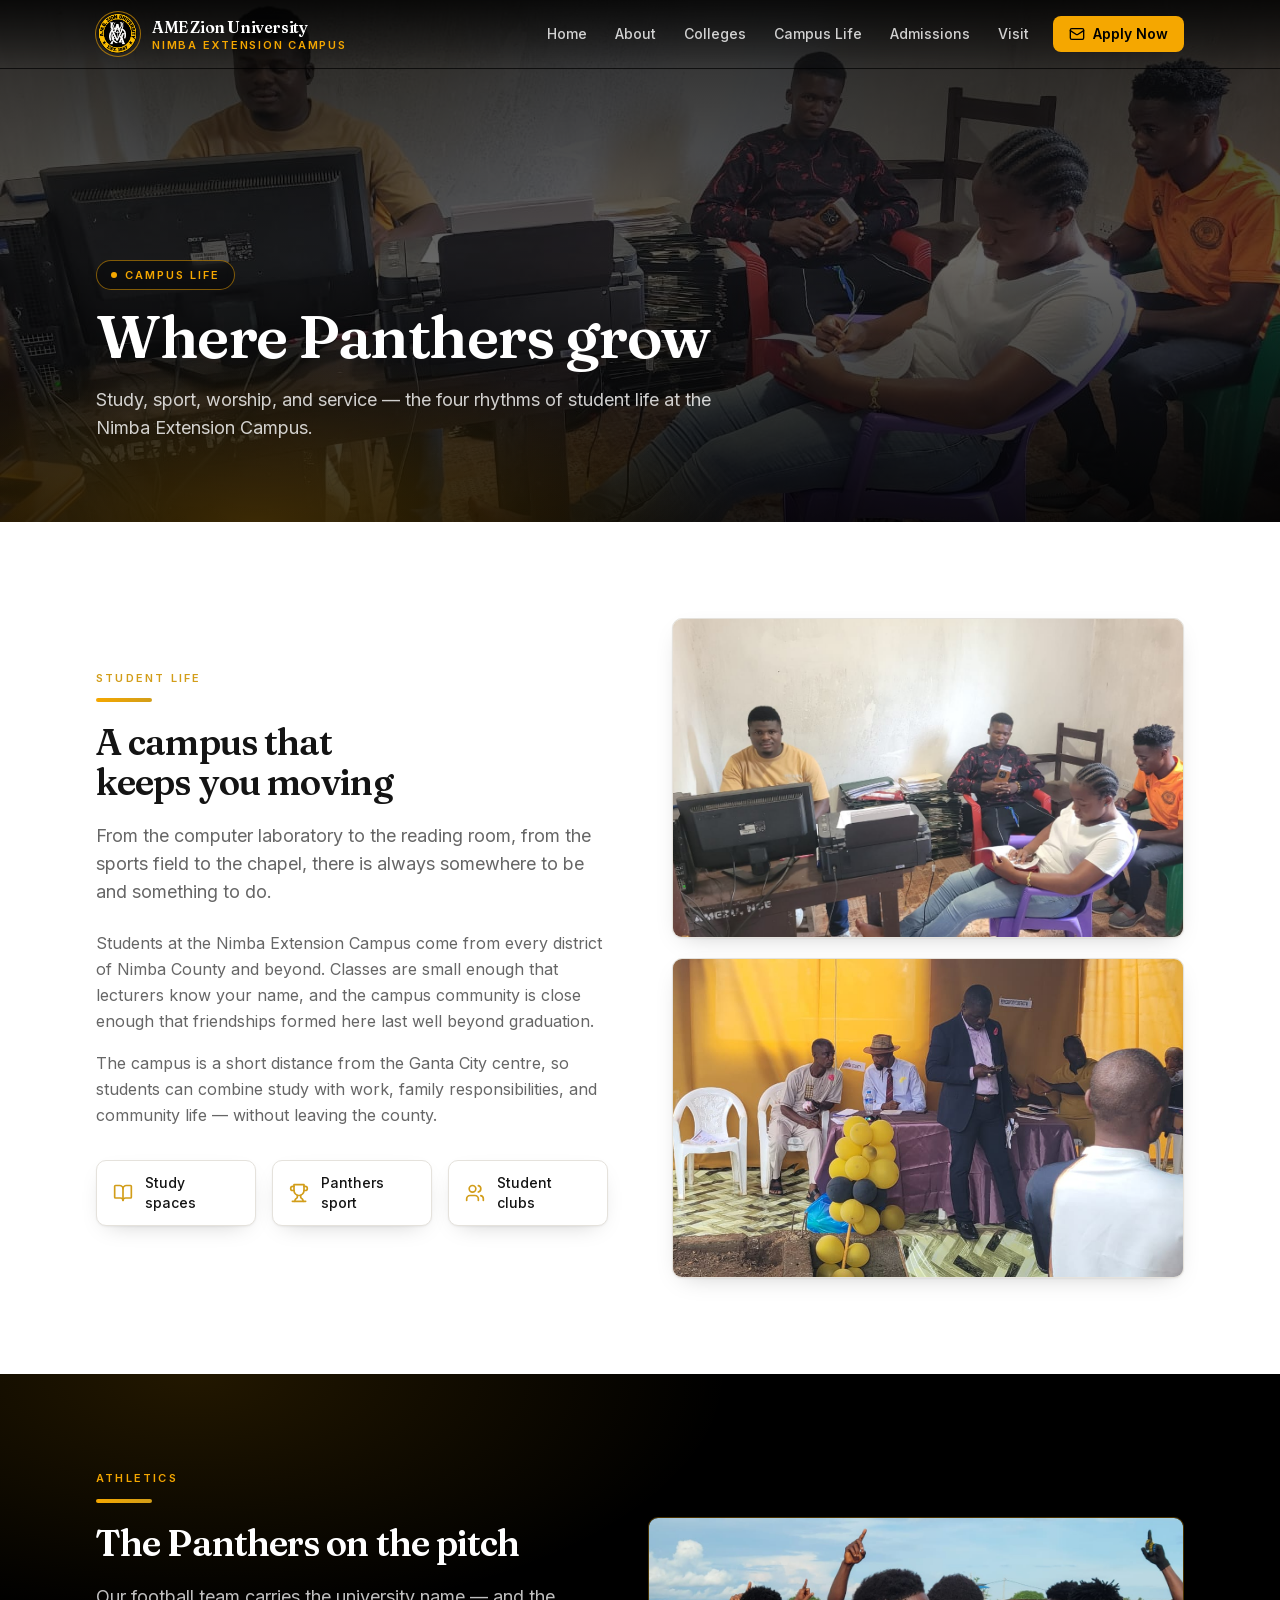
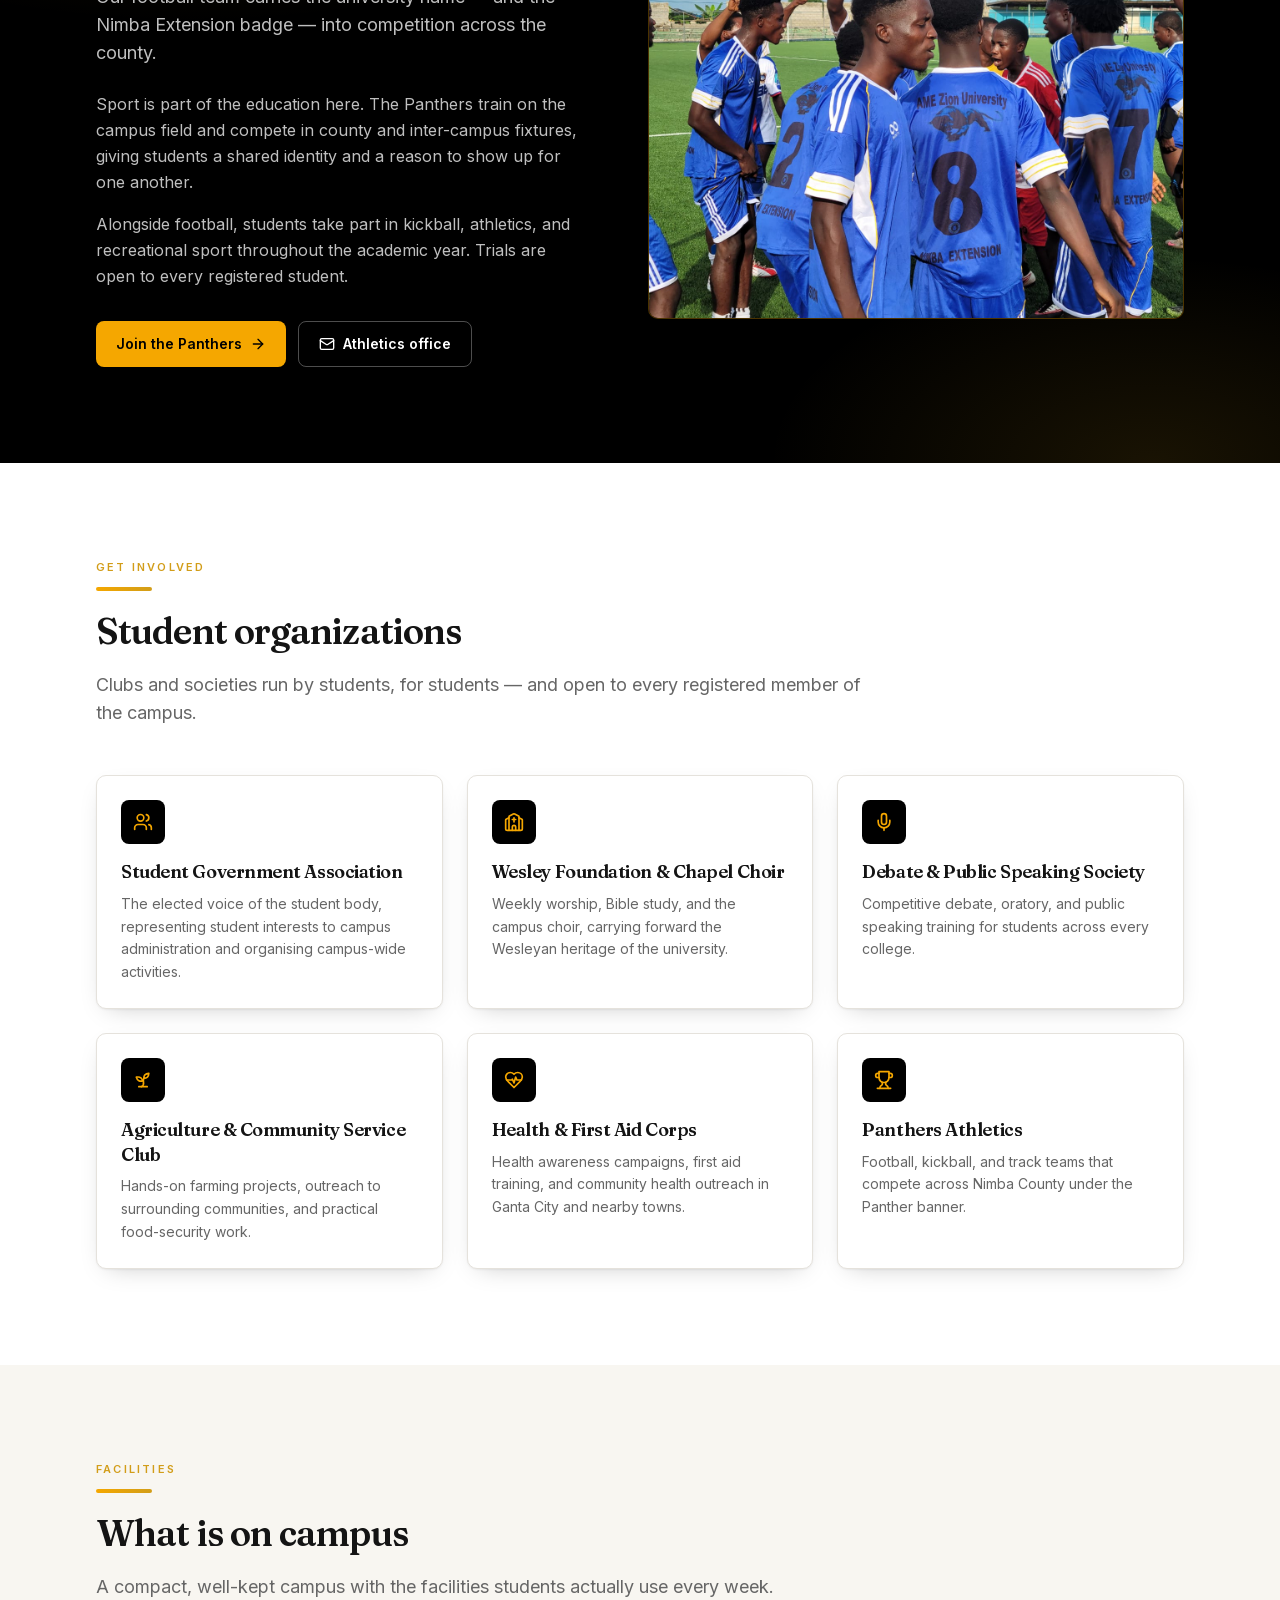
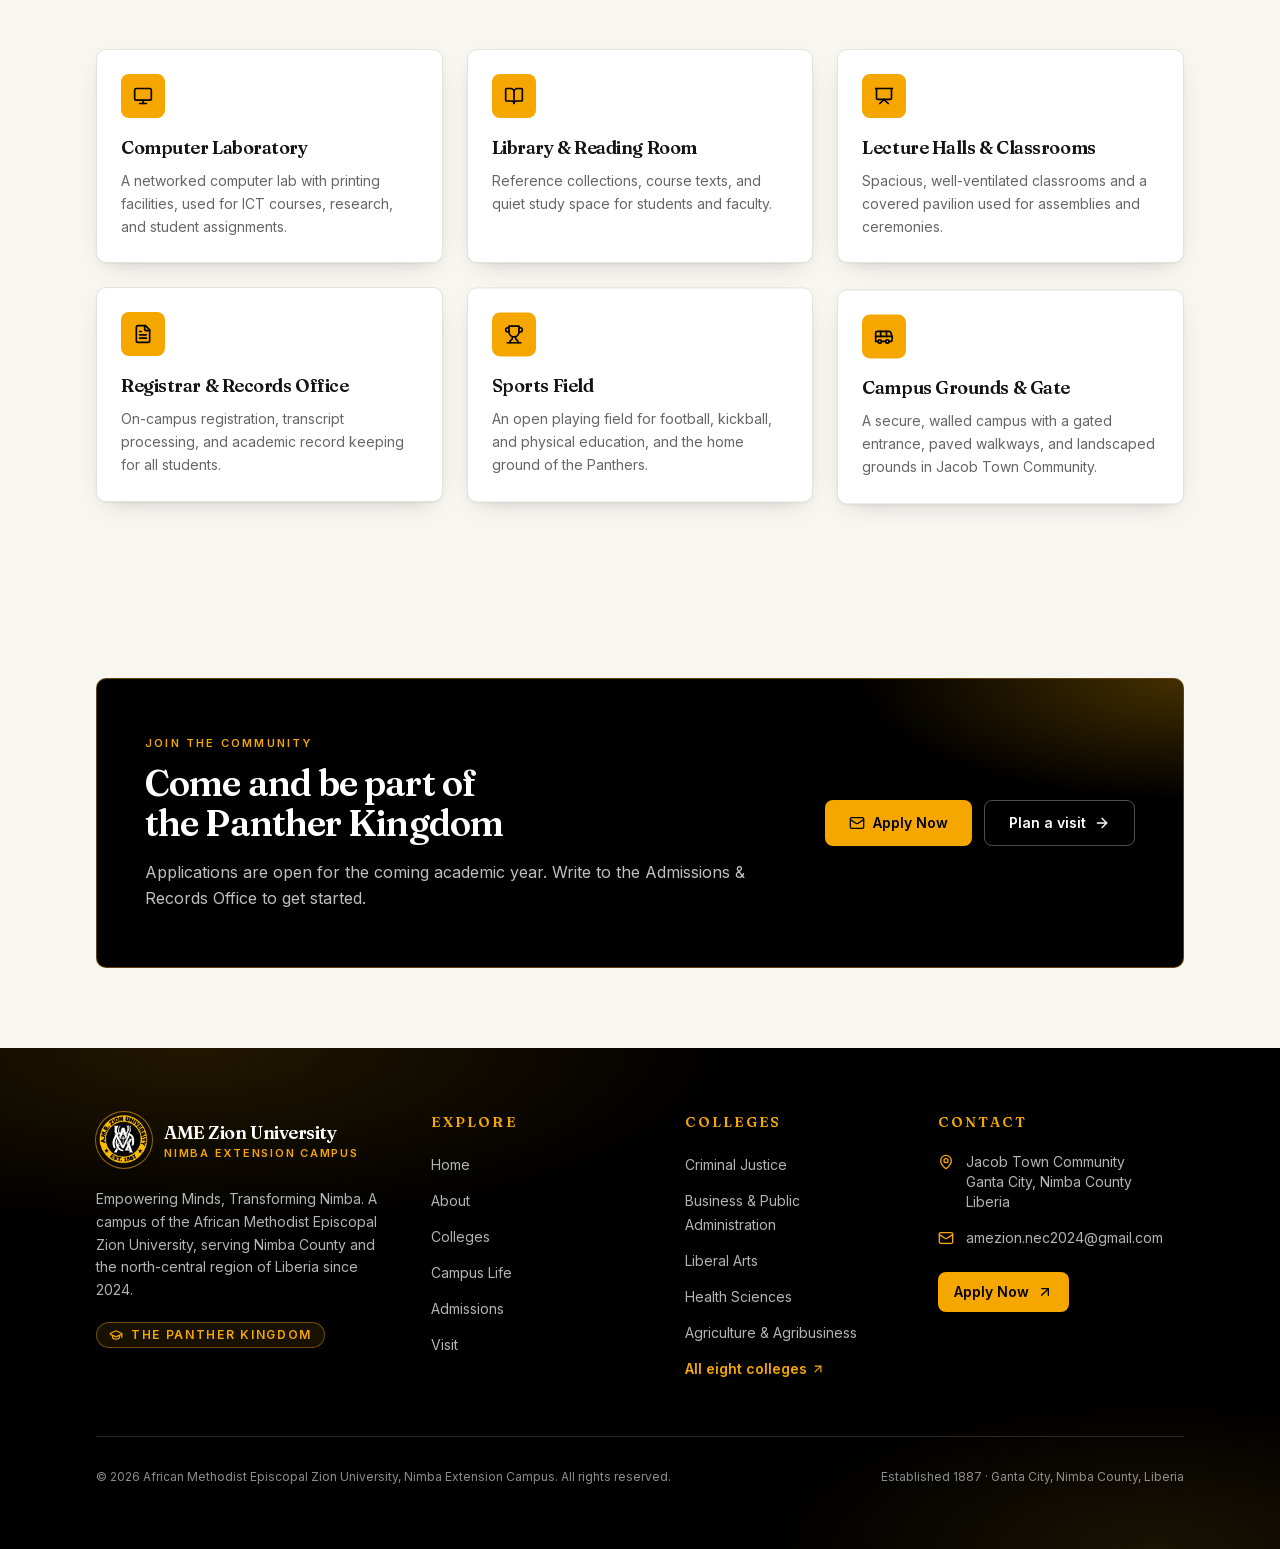
<file: campus-life/index.html>
<!DOCTYPE html><html lang="en"><head><meta charSet="utf-8"/><meta name="viewport" content="width=device-width, initial-scale=1"/><link rel="preload" href="/_next/static/media/03bda585a99c6450-s.p.32sris142tqlb.woff2" as="font" crossorigin="" type="font/woff2"/><link rel="preload" href="/_next/static/media/70bc3e132a0a741e-s.p.3t6q91iet4nsy.woff2" as="font" crossorigin="" type="font/woff2"/><link rel="preload" href="/_next/static/media/83afe278b6a6bb3c-s.p.2bn3s6zvc0dyp.woff2" as="font" crossorigin="" type="font/woff2"/><link rel="preload" as="image" href="/images/logo.png"/><link rel="preload" as="image" href="/images/computer-lab-1.jpg"/><link rel="stylesheet" href="/_next/static/chunks/2w_a03q-xvbwy.css" data-precedence="next"/><link rel="preload" as="script" fetchPriority="low" href="/_next/static/chunks/3vze45w-rb2mv.js"/><script src="/_next/static/chunks/2r3my3tp317_f.js" async=""></script><script src="/_next/static/chunks/1am1fgf2m8sq4.js" async=""></script><script src="/_next/static/chunks/0ovzgmdhni61e.js" async=""></script><script src="/_next/static/chunks/turbopack-0k5z_875esr9_.js" async=""></script><script src="/_next/static/chunks/1kh88yjomvy9a.js" async="" crossorigin=""></script><script src="/_next/static/chunks/42k94k2l7inqh.js" async="" crossorigin=""></script><script src="/_next/static/chunks/0u5mbdy_vnth_.js" async="" crossorigin=""></script><script src="/_next/static/chunks/2y4at2t1jg2cs.js" async="" crossorigin=""></script><script src="https://apps.abacus.ai/chatllm/appllm-lib.js" async=""></script><title>Campus Life | AME Zion University, Nimba Extension Campus</title><meta name="description" content="Student life at the AME Zion University Nimba Extension Campus: the computer laboratory, library, Panthers athletics, student organizations, and campus facilities in Ganta City."/><meta name="application-name" content="AME Zion University, Nimba Extension Campus"/><meta name="keywords" content="AME Zion University,Nimba Extension Campus,Ganta City university,Nimba County college,Liberia higher education,Panther Kingdom"/><meta property="og:title" content="AME Zion University | Nimba Extension Campus — The Panther Kingdom"/><meta property="og:description" content="The Nimba Extension Campus of the African Methodist Episcopal Zion University in Jacob Town Community, Ganta City, Nimba County, Liberia. Eight colleges, one mission: Empowering Minds, Transforming Nimba."/><meta property="og:url" content="https://11874ca120.na114.preview.abacusai.app/"/><meta property="og:site_name" content="AME Zion University, Nimba Extension Campus"/><meta property="og:locale" content="en_US"/><meta property="og:image" content="https://11874ca120.na114.preview.abacusai.app/og-image.png"/><meta property="og:image:width" content="1200"/><meta property="og:image:height" content="630"/><meta property="og:image:alt" content="AME Zion University, Nimba Extension Campus — Empowering Minds, Transforming Nimba"/><meta property="og:type" content="website"/><meta name="twitter:card" content="summary_large_image"/><meta name="twitter:title" content="AME Zion University | Nimba Extension Campus"/><meta name="twitter:description" content="The Nimba Extension Campus of the African Methodist Episcopal Zion University in Jacob Town Community, Ganta City, Nimba County, Liberia. Eight colleges, one mission: Empowering Minds, Transforming Nimba."/><meta name="twitter:image" content="https://11874ca120.na114.preview.abacusai.app/og-image.png"/><link rel="shortcut icon" href="/favicon.svg"/><link rel="icon" href="/favicon.svg"/><link rel="apple-touch-icon" href="/favicon.svg"/><meta name="next-size-adjust" content=""/><script src="/_next/static/chunks/0cz1d0mv5g_q7.js" noModule=""></script><script src="../site-enhancements.js" defer></script><script src="/github-pages.js" defer></script></head><body class="inter_fd091ad6-module__giF-bG__variable fraunces_ca873fe6-module__1rc9Oq__variable jetbrains_mono_6104e6b7-module__s6uLTa__variable font-sans antialiased"><div hidden=""><!--$--><!--/$--></div><script>((a,b,c,d,e,f,g,h)=>{let i=document.documentElement,j=["light","dark"],k="class"===a,l=k&&f?e.map(a=>f[a]||a):e;function m(b){var c;k?(i.classList.remove(...l),i.classList.add(b)):i.setAttribute(a,b),c=b,h&&j.includes(c)&&(i.style.colorScheme=c)}if(d)m(d);else try{let a=localStorage.getItem(b)||c,d=g&&"system"===a?window.matchMedia("(prefers-color-scheme: dark)").matches?"dark":"light":a;m(d)}catch(a){}})("class","theme","light","light",["light","dark"],null,false,true)</script><div class="flex min-h-screen flex-col bg-background"><header class="fixed inset-x-0 top-0 z-50 transition-all duration-normal border-b border-transparent bg-gradient-to-b from-black/70 to-transparent"><nav aria-label="Main navigation" class="mx-auto flex w-full max-w-6xl items-center justify-between gap-4 px-4 py-3 sm:px-6 lg:px-8"><a class="group flex items-center gap-3 rounded-md focus-visible:outline-none focus-visible:ring-2 focus-visible:ring-accent focus-visible:ring-offset-2" aria-label="African Methodist Episcopal Zion University Nimba Extension Campus — home" href="/"><span class="relative h-11 w-11 shrink-0 overflow-hidden rounded-full ring-1 ring-accent/60 transition-transform duration-fast group-hover:scale-105"><img alt="AME Zion University seal" decoding="async" data-nimg="fill" class="object-contain" style="position:absolute;height:100%;width:100%;left:0;top:0;right:0;bottom:0;color:transparent" src="/images/logo.png"/></span><span class="flex flex-col leading-tight"><span class="font-display text-[15px] font-semibold tracking-tight transition-colors duration-fast sm:text-base text-white">AME Zion University</span><span class="text-[10px] font-semibold uppercase tracking-[0.16em] transition-colors duration-fast sm:text-[11px] text-accent">Nimba Extension Campus</span></span></a><div class="hidden items-center gap-1 lg:flex"><a class="rounded-md px-3 py-2 text-sm font-medium transition-colors duration-fast text-white/80 hover:bg-white/10 hover:text-white" href="/">Home</a><a class="rounded-md px-3 py-2 text-sm font-medium transition-colors duration-fast text-white/80 hover:bg-white/10 hover:text-white" href="/about/">About</a><a class="rounded-md px-3 py-2 text-sm font-medium transition-colors duration-fast text-white/80 hover:bg-white/10 hover:text-white" href="/colleges/">Colleges</a><a class="rounded-md px-3 py-2 text-sm font-medium transition-colors duration-fast text-white/80 hover:bg-white/10 hover:text-white" href="/campus-life/">Campus Life</a><a class="rounded-md px-3 py-2 text-sm font-medium transition-colors duration-fast text-white/80 hover:bg-white/10 hover:text-white" href="/admissions/">Admissions</a><a class="rounded-md px-3 py-2 text-sm font-medium transition-colors duration-fast text-white/80 hover:bg-white/10 hover:text-white" href="/visit/">Visit</a><a class="ml-2 inline-flex items-center gap-2 rounded-md bg-accent px-4 py-2 text-sm font-semibold text-accent-foreground shadow-sm transition-all duration-fast hover:bg-gold-deep hover:shadow-md focus-visible:outline-none focus-visible:ring-2 focus-visible:ring-accent focus-visible:ring-offset-2" href="/admissions/"><svg xmlns="http://www.w3.org/2000/svg" width="24" height="24" viewBox="0 0 24 24" fill="none" stroke="currentColor" stroke-width="2" stroke-linecap="round" stroke-linejoin="round" class="lucide lucide-mail h-4 w-4" aria-hidden="true"><rect width="20" height="16" x="2" y="4" rx="2"></rect><path d="m22 7-8.97 5.7a1.94 1.94 0 0 1-2.06 0L2 7"></path></svg>Apply Now</a></div><button type="button" aria-expanded="false" aria-controls="mobile-menu" aria-label="Open menu" class="inline-flex h-10 w-10 items-center justify-center rounded-md transition-colors duration-fast lg:hidden text-white hover:bg-white/15"><svg xmlns="http://www.w3.org/2000/svg" width="24" height="24" viewBox="0 0 24 24" fill="none" stroke="currentColor" stroke-width="2" stroke-linecap="round" stroke-linejoin="round" class="lucide lucide-menu h-6 w-6" aria-hidden="true"><line x1="4" x2="20" y1="12" y2="12"></line><line x1="4" x2="20" y1="6" y2="6"></line><line x1="4" x2="20" y1="18" y2="18"></line></svg></button></nav><div id="mobile-menu" class="overflow-hidden border-t border-border bg-background transition-[max-height,opacity] duration-normal lg:hidden max-h-0 opacity-0"><div class="mx-auto flex w-full max-w-6xl flex-col gap-1 px-4 py-4 sm:px-6"><a class="rounded-md px-4 py-3 text-base font-medium transition-colors duration-fast text-muted-foreground hover:bg-muted hover:text-foreground" href="/">Home</a><a class="rounded-md px-4 py-3 text-base font-medium transition-colors duration-fast text-muted-foreground hover:bg-muted hover:text-foreground" href="/about/">About</a><a class="rounded-md px-4 py-3 text-base font-medium transition-colors duration-fast text-muted-foreground hover:bg-muted hover:text-foreground" href="/colleges/">Colleges</a><a class="rounded-md px-4 py-3 text-base font-medium transition-colors duration-fast text-muted-foreground hover:bg-muted hover:text-foreground" href="/campus-life/">Campus Life</a><a class="rounded-md px-4 py-3 text-base font-medium transition-colors duration-fast text-muted-foreground hover:bg-muted hover:text-foreground" href="/admissions/">Admissions</a><a class="rounded-md px-4 py-3 text-base font-medium transition-colors duration-fast text-muted-foreground hover:bg-muted hover:text-foreground" href="/visit/">Visit</a><a class="mt-2 inline-flex items-center justify-center gap-2 rounded-md bg-accent px-4 py-3 text-base font-semibold text-accent-foreground transition-colors duration-fast hover:bg-gold-deep" href="/admissions/"><svg xmlns="http://www.w3.org/2000/svg" width="24" height="24" viewBox="0 0 24 24" fill="none" stroke="currentColor" stroke-width="2" stroke-linecap="round" stroke-linejoin="round" class="lucide lucide-mail h-4 w-4" aria-hidden="true"><rect width="20" height="16" x="2" y="4" rx="2"></rect><path d="m22 7-8.97 5.7a1.94 1.94 0 0 1-2.06 0L2 7"></path></svg>Apply Now</a><a href="mailto:amezion.nec2024@gmail.com" class="mt-1 rounded-md px-4 py-3 text-sm text-muted-foreground transition-colors duration-fast hover:bg-muted hover:text-foreground">amezion.nec2024@gmail.com</a></div></div></header><main class="flex-1"><section class="relative isolate flex w-full overflow-hidden bg-ink min-h-[58vh]"><div class="absolute inset-0 -z-10" style="transform:none"><img alt="Students working together at computers in the Nimba Extension Campus computer laboratory" decoding="async" data-nimg="fill" class="object-cover object-center" style="position:absolute;height:100%;width:100%;left:0;top:0;right:0;bottom:0;color:transparent" src="/images/computer-lab-1.jpg"/></div><div aria-hidden="true" class="absolute inset-0 -z-10 bg-gradient-to-b from-black/85 via-black/60 to-black/90"></div><div aria-hidden="true" class="absolute inset-0 -z-10 bg-[radial-gradient(ellipse_60%_50%_at_20%_100%,rgba(245,168,0,0.22),transparent_65%)]"></div><div class="relative mx-auto flex w-full max-w-6xl flex-col justify-end px-4 pb-16 pt-36 sm:px-6 sm:pb-20 sm:pt-44 lg:px-8 items-start text-left"><div class="w-full max-w-3xl" style="opacity:1;transform:none"><p class="mb-4 inline-flex items-center gap-2 rounded-full border border-accent/50 bg-black/40 px-3.5 py-1.5 text-[11px] font-semibold uppercase tracking-[0.18em] text-accent backdrop-blur-sm"><span class="h-1.5 w-1.5 rounded-full bg-accent" aria-hidden="true"></span>Campus Life</p><h1 class="text-balance font-display text-4xl font-semibold leading-[1.05] tracking-tight text-white sm:text-5xl lg:text-6xl">Where Panthers grow</h1><p class="mt-5 max-w-2xl text-base leading-relaxed text-white/80 sm:text-lg">Study, sport, worship, and service — the four rhythms of student life at the Nimba Extension Campus.</p></div></div></section><section class="py-16 sm:py-24 scroll-mt-28 bg-background"><div class="mx-auto w-full px-4 sm:px-6 lg:px-8 max-w-6xl"><div class="grid items-center gap-12 lg:grid-cols-2 lg:gap-16"><div style="opacity:0;transform:translateX(-20px)"><div class="max-w-3xl text-left"><p class="text-[11px] font-semibold uppercase tracking-[0.2em] text-gold-deep">Student Life</p><div aria-hidden="true" class="gold-rule mt-3 h-1 w-14 rounded-full"></div><h2 class="mt-5 text-balance font-display text-3xl font-semibold leading-tight tracking-tight sm:text-4xl text-foreground">A campus that keeps you moving</h2><p class="mt-5 text-base leading-relaxed sm:text-lg text-muted-foreground">From the computer laboratory to the reading room, from the sports field to the chapel, there is always somewhere to be and something to do.</p></div><div class="mt-6 space-y-4 text-base leading-relaxed text-muted-foreground"><p>Students at the Nimba Extension Campus come from every district of Nimba County and beyond. Classes are small enough that lecturers know your name, and the campus community is close enough that friendships formed here last well beyond graduation.</p><p>The campus is a short distance from the Ganta City centre, so students can combine study with work, family responsibilities, and community life — without leaving the county.</p></div><div class="mt-8 grid gap-4 sm:grid-cols-3"><div class="flex items-center gap-3 rounded-lg border border-border bg-card px-4 py-3 card-shadow"><svg xmlns="http://www.w3.org/2000/svg" width="24" height="24" viewBox="0 0 24 24" fill="none" stroke="currentColor" stroke-width="2" stroke-linecap="round" stroke-linejoin="round" class="lucide lucide-book-open h-5 w-5 shrink-0 text-gold-deep" aria-hidden="true"><path d="M12 7v14"></path><path d="M3 18a1 1 0 0 1-1-1V4a1 1 0 0 1 1-1h5a4 4 0 0 1 4 4 4 4 0 0 1 4-4h5a1 1 0 0 1 1 1v13a1 1 0 0 1-1 1h-6a3 3 0 0 0-3 3 3 3 0 0 0-3-3z"></path></svg><span class="text-sm font-medium text-foreground">Study spaces</span></div><div class="flex items-center gap-3 rounded-lg border border-border bg-card px-4 py-3 card-shadow"><svg xmlns="http://www.w3.org/2000/svg" width="24" height="24" viewBox="0 0 24 24" fill="none" stroke="currentColor" stroke-width="2" stroke-linecap="round" stroke-linejoin="round" class="lucide lucide-trophy h-5 w-5 shrink-0 text-gold-deep" aria-hidden="true"><path d="M6 9H4.5a2.5 2.5 0 0 1 0-5H6"></path><path d="M18 9h1.5a2.5 2.5 0 0 0 0-5H18"></path><path d="M4 22h16"></path><path d="M10 14.66V17c0 .55-.47.98-.97 1.21C7.85 18.75 7 20.24 7 22"></path><path d="M14 14.66V17c0 .55.47.98.97 1.21C16.15 18.75 17 20.24 17 22"></path><path d="M18 2H6v7a6 6 0 0 0 12 0V2Z"></path></svg><span class="text-sm font-medium text-foreground">Panthers sport</span></div><div class="flex items-center gap-3 rounded-lg border border-border bg-card px-4 py-3 card-shadow"><svg xmlns="http://www.w3.org/2000/svg" width="24" height="24" viewBox="0 0 24 24" fill="none" stroke="currentColor" stroke-width="2" stroke-linecap="round" stroke-linejoin="round" class="lucide lucide-users h-5 w-5 shrink-0 text-gold-deep" aria-hidden="true"><path d="M16 21v-2a4 4 0 0 0-4-4H6a4 4 0 0 0-4 4v2"></path><circle cx="9" cy="7" r="4"></circle><path d="M22 21v-2a4 4 0 0 0-3-3.87"></path><path d="M16 3.13a4 4 0 0 1 0 7.75"></path></svg><span class="text-sm font-medium text-foreground">Student clubs</span></div></div></div><div style="opacity:0;transform:translateX(20px)"><div class="grid gap-5"><div class="relative aspect-[16/10] w-full overflow-hidden rounded-lg border border-border bg-muted card-shadow"><img alt="Students studying and using campus office equipment at the Nimba Extension Campus" loading="lazy" decoding="async" data-nimg="fill" class="object-cover" style="position:absolute;height:100%;width:100%;left:0;top:0;right:0;bottom:0;color:transparent" src="/images/computer-lab-2.jpg"/></div><div class="relative aspect-[16/10] w-full overflow-hidden rounded-lg border border-border bg-muted card-shadow"><img alt="Students and officials gathered at a formal campus ceremony with black and gold decorations" loading="lazy" decoding="async" data-nimg="fill" class="object-cover" style="position:absolute;height:100%;width:100%;left:0;top:0;right:0;bottom:0;color:transparent" src="/images/formal-event.jpg"/></div></div></div></div></div></section><section class="py-16 sm:py-24 scroll-mt-28 ink-texture text-white"><div class="mx-auto w-full px-4 sm:px-6 lg:px-8 max-w-6xl"><div class="grid items-center gap-12 lg:grid-cols-[1fr_1.1fr] lg:gap-16"><div style="opacity:0;transform:translateY(8px)"><div class="max-w-3xl text-left"><p class="text-[11px] font-semibold uppercase tracking-[0.2em] text-accent">Athletics</p><div aria-hidden="true" class="gold-rule mt-3 h-1 w-14 rounded-full"></div><h2 class="mt-5 text-balance font-display text-3xl font-semibold leading-tight tracking-tight sm:text-4xl text-white">The Panthers on the pitch</h2><p class="mt-5 text-base leading-relaxed sm:text-lg text-white/75">Our football team carries the university name — and the Nimba Extension badge — into competition across the county.</p></div><div class="mt-6 space-y-4 text-base leading-relaxed text-white/75"><p>Sport is part of the education here. The Panthers train on the campus field and compete in county and inter-campus fixtures, giving students a shared identity and a reason to show up for one another.</p><p>Alongside football, students take part in kickball, athletics, and recreational sport throughout the academic year. Trials are open to every registered student.</p></div><div class="mt-8 flex flex-wrap gap-3"><a class="inline-flex items-center gap-2 rounded-md bg-accent px-5 py-3 text-sm font-semibold text-accent-foreground transition-colors duration-fast hover:bg-gold-deep focus-visible:outline-none focus-visible:ring-2 focus-visible:ring-accent focus-visible:ring-offset-2 focus-visible:ring-offset-ink" href="/admissions/">Join the Panthers<svg xmlns="http://www.w3.org/2000/svg" width="24" height="24" viewBox="0 0 24 24" fill="none" stroke="currentColor" stroke-width="2" stroke-linecap="round" stroke-linejoin="round" class="lucide lucide-arrow-right h-4 w-4" aria-hidden="true"><path d="M5 12h14"></path><path d="m12 5 7 7-7 7"></path></svg></a><a href="mailto:amezion.nec2024@gmail.com?subject=Panthers%20athletics%20enquiry" class="inline-flex items-center gap-2 rounded-md border border-white/30 px-5 py-3 text-sm font-semibold text-white transition-colors duration-fast hover:border-accent hover:bg-white/10 focus-visible:outline-none focus-visible:ring-2 focus-visible:ring-accent focus-visible:ring-offset-2 focus-visible:ring-offset-ink"><svg xmlns="http://www.w3.org/2000/svg" width="24" height="24" viewBox="0 0 24 24" fill="none" stroke="currentColor" stroke-width="2" stroke-linecap="round" stroke-linejoin="round" class="lucide lucide-mail h-4 w-4" aria-hidden="true"><rect width="20" height="16" x="2" y="4" rx="2"></rect><path d="m22 7-8.97 5.7a1.94 1.94 0 0 1-2.06 0L2 7"></path></svg>Athletics office</a></div></div><div style="opacity:0;transform:translateY(8px)"><div class="relative aspect-[4/3] w-full overflow-hidden rounded-lg border border-accent/30 bg-black/40"><img alt="AME Zion University Panthers football team in blue jerseys with the Nimba Extension badge celebrating on the pitch" loading="lazy" decoding="async" data-nimg="fill" class="object-cover" style="position:absolute;height:100%;width:100%;left:0;top:0;right:0;bottom:0;color:transparent" src="/images/football-team.jpg"/></div></div></div></div></section><section class="py-16 sm:py-24 scroll-mt-28 bg-background"><div class="mx-auto w-full px-4 sm:px-6 lg:px-8 max-w-6xl"><div style="opacity:0;transform:translateY(8px)"><div class="max-w-3xl text-left"><p class="text-[11px] font-semibold uppercase tracking-[0.2em] text-gold-deep">Get Involved</p><div aria-hidden="true" class="gold-rule mt-3 h-1 w-14 rounded-full"></div><h2 class="mt-5 text-balance font-display text-3xl font-semibold leading-tight tracking-tight sm:text-4xl text-foreground">Student organizations</h2><p class="mt-5 text-base leading-relaxed sm:text-lg text-muted-foreground">Clubs and societies run by students, for students — and open to every registered member of the campus.</p></div></div><div class="mt-12 grid gap-6 sm:grid-cols-2 lg:grid-cols-3"><div class="h-full" style="opacity:0;transform:translateY(16px)"><article class="flex h-full flex-col rounded-lg border border-border bg-card p-6 card-shadow transition-all duration-normal hover:-translate-y-1 hover:border-accent/60 hover:card-shadow-hover"><span class="inline-flex h-11 w-11 items-center justify-center rounded-md bg-ink text-accent"><svg xmlns="http://www.w3.org/2000/svg" width="24" height="24" viewBox="0 0 24 24" fill="none" stroke="currentColor" stroke-width="2" stroke-linecap="round" stroke-linejoin="round" class="lucide lucide-users h-5 w-5" aria-hidden="true"><path d="M16 21v-2a4 4 0 0 0-4-4H6a4 4 0 0 0-4 4v2"></path><circle cx="9" cy="7" r="4"></circle><path d="M22 21v-2a4 4 0 0 0-3-3.87"></path><path d="M16 3.13a4 4 0 0 1 0 7.75"></path></svg></span><h3 class="mt-4 font-display text-lg font-semibold leading-snug tracking-tight text-foreground">Student Government Association</h3><p class="mt-2 flex-1 text-sm leading-relaxed text-muted-foreground">The elected voice of the student body, representing student interests to campus administration and organising campus-wide activities.</p></article></div><div class="h-full" style="opacity:0;transform:translateY(16px)"><article class="flex h-full flex-col rounded-lg border border-border bg-card p-6 card-shadow transition-all duration-normal hover:-translate-y-1 hover:border-accent/60 hover:card-shadow-hover"><span class="inline-flex h-11 w-11 items-center justify-center rounded-md bg-ink text-accent"><svg xmlns="http://www.w3.org/2000/svg" width="24" height="24" viewBox="0 0 24 24" fill="none" stroke="currentColor" stroke-width="2" stroke-linecap="round" stroke-linejoin="round" class="lucide lucide-church h-5 w-5" aria-hidden="true"><path d="M10 9h4"></path><path d="M12 7v5"></path><path d="M14 22v-4a2 2 0 0 0-4 0v4"></path><path d="M18 22V5.618a1 1 0 0 0-.553-.894l-4.553-2.277a2 2 0 0 0-1.788 0L6.553 4.724A1 1 0 0 0 6 5.618V22"></path><path d="m18 7 3.447 1.724a1 1 0 0 1 .553.894V20a2 2 0 0 1-2 2H4a2 2 0 0 1-2-2V9.618a1 1 0 0 1 .553-.894L6 7"></path></svg></span><h3 class="mt-4 font-display text-lg font-semibold leading-snug tracking-tight text-foreground">Wesley Foundation &amp; Chapel Choir</h3><p class="mt-2 flex-1 text-sm leading-relaxed text-muted-foreground">Weekly worship, Bible study, and the campus choir, carrying forward the Wesleyan heritage of the university.</p></article></div><div class="h-full" style="opacity:0;transform:translateY(16px)"><article class="flex h-full flex-col rounded-lg border border-border bg-card p-6 card-shadow transition-all duration-normal hover:-translate-y-1 hover:border-accent/60 hover:card-shadow-hover"><span class="inline-flex h-11 w-11 items-center justify-center rounded-md bg-ink text-accent"><svg xmlns="http://www.w3.org/2000/svg" width="24" height="24" viewBox="0 0 24 24" fill="none" stroke="currentColor" stroke-width="2" stroke-linecap="round" stroke-linejoin="round" class="lucide lucide-mic h-5 w-5" aria-hidden="true"><path d="M12 2a3 3 0 0 0-3 3v7a3 3 0 0 0 6 0V5a3 3 0 0 0-3-3Z"></path><path d="M19 10v2a7 7 0 0 1-14 0v-2"></path><line x1="12" x2="12" y1="19" y2="22"></line></svg></span><h3 class="mt-4 font-display text-lg font-semibold leading-snug tracking-tight text-foreground">Debate &amp; Public Speaking Society</h3><p class="mt-2 flex-1 text-sm leading-relaxed text-muted-foreground">Competitive debate, oratory, and public speaking training for students across every college.</p></article></div><div class="h-full" style="opacity:0;transform:translateY(16px)"><article class="flex h-full flex-col rounded-lg border border-border bg-card p-6 card-shadow transition-all duration-normal hover:-translate-y-1 hover:border-accent/60 hover:card-shadow-hover"><span class="inline-flex h-11 w-11 items-center justify-center rounded-md bg-ink text-accent"><svg xmlns="http://www.w3.org/2000/svg" width="24" height="24" viewBox="0 0 24 24" fill="none" stroke="currentColor" stroke-width="2" stroke-linecap="round" stroke-linejoin="round" class="lucide lucide-sprout h-5 w-5" aria-hidden="true"><path d="M7 20h10"></path><path d="M10 20c5.5-2.5.8-6.4 3-10"></path><path d="M9.5 9.4c1.1.8 1.8 2.2 2.3 3.7-2 .4-3.5.4-4.8-.3-1.2-.6-2.3-1.9-3-4.2 2.8-.5 4.4 0 5.5.8z"></path><path d="M14.1 6a7 7 0 0 0-1.1 4c1.9-.1 3.3-.6 4.3-1.4 1-1 1.6-2.3 1.7-4.6-2.7.1-4 1-4.9 2z"></path></svg></span><h3 class="mt-4 font-display text-lg font-semibold leading-snug tracking-tight text-foreground">Agriculture &amp; Community Service Club</h3><p class="mt-2 flex-1 text-sm leading-relaxed text-muted-foreground">Hands-on farming projects, outreach to surrounding communities, and practical food-security work.</p></article></div><div class="h-full" style="opacity:0;transform:translateY(16px)"><article class="flex h-full flex-col rounded-lg border border-border bg-card p-6 card-shadow transition-all duration-normal hover:-translate-y-1 hover:border-accent/60 hover:card-shadow-hover"><span class="inline-flex h-11 w-11 items-center justify-center rounded-md bg-ink text-accent"><svg xmlns="http://www.w3.org/2000/svg" width="24" height="24" viewBox="0 0 24 24" fill="none" stroke="currentColor" stroke-width="2" stroke-linecap="round" stroke-linejoin="round" class="lucide lucide-heart-pulse h-5 w-5" aria-hidden="true"><path d="M19 14c1.49-1.46 3-3.21 3-5.5A5.5 5.5 0 0 0 16.5 3c-1.76 0-3 .5-4.5 2-1.5-1.5-2.74-2-4.5-2A5.5 5.5 0 0 0 2 8.5c0 2.3 1.5 4.05 3 5.5l7 7Z"></path><path d="M3.22 12H9.5l.5-1 2 4.5 2-7 1.5 3.5h5.27"></path></svg></span><h3 class="mt-4 font-display text-lg font-semibold leading-snug tracking-tight text-foreground">Health &amp; First Aid Corps</h3><p class="mt-2 flex-1 text-sm leading-relaxed text-muted-foreground">Health awareness campaigns, first aid training, and community health outreach in Ganta City and nearby towns.</p></article></div><div class="h-full" style="opacity:0;transform:translateY(16px)"><article class="flex h-full flex-col rounded-lg border border-border bg-card p-6 card-shadow transition-all duration-normal hover:-translate-y-1 hover:border-accent/60 hover:card-shadow-hover"><span class="inline-flex h-11 w-11 items-center justify-center rounded-md bg-ink text-accent"><svg xmlns="http://www.w3.org/2000/svg" width="24" height="24" viewBox="0 0 24 24" fill="none" stroke="currentColor" stroke-width="2" stroke-linecap="round" stroke-linejoin="round" class="lucide lucide-trophy h-5 w-5" aria-hidden="true"><path d="M6 9H4.5a2.5 2.5 0 0 1 0-5H6"></path><path d="M18 9h1.5a2.5 2.5 0 0 0 0-5H18"></path><path d="M4 22h16"></path><path d="M10 14.66V17c0 .55-.47.98-.97 1.21C7.85 18.75 7 20.24 7 22"></path><path d="M14 14.66V17c0 .55.47.98.97 1.21C16.15 18.75 17 20.24 17 22"></path><path d="M18 2H6v7a6 6 0 0 0 12 0V2Z"></path></svg></span><h3 class="mt-4 font-display text-lg font-semibold leading-snug tracking-tight text-foreground">Panthers Athletics</h3><p class="mt-2 flex-1 text-sm leading-relaxed text-muted-foreground">Football, kickball, and track teams that compete across Nimba County under the Panther banner.</p></article></div></div></div></section><section class="py-16 sm:py-24 scroll-mt-28 bg-secondary"><div class="mx-auto w-full px-4 sm:px-6 lg:px-8 max-w-6xl"><div style="opacity:0;transform:translateY(8px)"><div class="max-w-3xl text-left"><p class="text-[11px] font-semibold uppercase tracking-[0.2em] text-gold-deep">Facilities</p><div aria-hidden="true" class="gold-rule mt-3 h-1 w-14 rounded-full"></div><h2 class="mt-5 text-balance font-display text-3xl font-semibold leading-tight tracking-tight sm:text-4xl text-foreground">What is on campus</h2><p class="mt-5 text-base leading-relaxed sm:text-lg text-muted-foreground">A compact, well-kept campus with the facilities students actually use every week.</p></div></div><div class="mt-12 grid gap-6 sm:grid-cols-2 lg:grid-cols-3"><div class="h-full" style="opacity:0;transform:translateY(16px)"><article class="flex h-full flex-col rounded-lg border border-border bg-card p-6 card-shadow transition-all duration-normal hover:-translate-y-1 hover:border-accent/60 hover:card-shadow-hover"><span class="inline-flex h-11 w-11 items-center justify-center rounded-md bg-accent text-accent-foreground"><svg xmlns="http://www.w3.org/2000/svg" width="24" height="24" viewBox="0 0 24 24" fill="none" stroke="currentColor" stroke-width="2" stroke-linecap="round" stroke-linejoin="round" class="lucide lucide-monitor h-5 w-5" aria-hidden="true"><rect width="20" height="14" x="2" y="3" rx="2"></rect><line x1="8" x2="16" y1="21" y2="21"></line><line x1="12" x2="12" y1="17" y2="21"></line></svg></span><h3 class="mt-4 font-display text-lg font-semibold tracking-tight text-foreground">Computer Laboratory</h3><p class="mt-2 flex-1 text-sm leading-relaxed text-muted-foreground">A networked computer lab with printing facilities, used for ICT courses, research, and student assignments.</p></article></div><div class="h-full" style="opacity:0;transform:translateY(16px)"><article class="flex h-full flex-col rounded-lg border border-border bg-card p-6 card-shadow transition-all duration-normal hover:-translate-y-1 hover:border-accent/60 hover:card-shadow-hover"><span class="inline-flex h-11 w-11 items-center justify-center rounded-md bg-accent text-accent-foreground"><svg xmlns="http://www.w3.org/2000/svg" width="24" height="24" viewBox="0 0 24 24" fill="none" stroke="currentColor" stroke-width="2" stroke-linecap="round" stroke-linejoin="round" class="lucide lucide-book-open h-5 w-5" aria-hidden="true"><path d="M12 7v14"></path><path d="M3 18a1 1 0 0 1-1-1V4a1 1 0 0 1 1-1h5a4 4 0 0 1 4 4 4 4 0 0 1 4-4h5a1 1 0 0 1 1 1v13a1 1 0 0 1-1 1h-6a3 3 0 0 0-3 3 3 3 0 0 0-3-3z"></path></svg></span><h3 class="mt-4 font-display text-lg font-semibold tracking-tight text-foreground">Library &amp; Reading Room</h3><p class="mt-2 flex-1 text-sm leading-relaxed text-muted-foreground">Reference collections, course texts, and quiet study space for students and faculty.</p></article></div><div class="h-full" style="opacity:0;transform:translateY(16px)"><article class="flex h-full flex-col rounded-lg border border-border bg-card p-6 card-shadow transition-all duration-normal hover:-translate-y-1 hover:border-accent/60 hover:card-shadow-hover"><span class="inline-flex h-11 w-11 items-center justify-center rounded-md bg-accent text-accent-foreground"><svg xmlns="http://www.w3.org/2000/svg" width="24" height="24" viewBox="0 0 24 24" fill="none" stroke="currentColor" stroke-width="2" stroke-linecap="round" stroke-linejoin="round" class="lucide lucide-presentation h-5 w-5" aria-hidden="true"><path d="M2 3h20"></path><path d="M21 3v11a2 2 0 0 1-2 2H5a2 2 0 0 1-2-2V3"></path><path d="m7 21 5-5 5 5"></path></svg></span><h3 class="mt-4 font-display text-lg font-semibold tracking-tight text-foreground">Lecture Halls &amp; Classrooms</h3><p class="mt-2 flex-1 text-sm leading-relaxed text-muted-foreground">Spacious, well-ventilated classrooms and a covered pavilion used for assemblies and ceremonies.</p></article></div><div class="h-full" style="opacity:0;transform:translateY(16px)"><article class="flex h-full flex-col rounded-lg border border-border bg-card p-6 card-shadow transition-all duration-normal hover:-translate-y-1 hover:border-accent/60 hover:card-shadow-hover"><span class="inline-flex h-11 w-11 items-center justify-center rounded-md bg-accent text-accent-foreground"><svg xmlns="http://www.w3.org/2000/svg" width="24" height="24" viewBox="0 0 24 24" fill="none" stroke="currentColor" stroke-width="2" stroke-linecap="round" stroke-linejoin="round" class="lucide lucide-file-text h-5 w-5" aria-hidden="true"><path d="M15 2H6a2 2 0 0 0-2 2v16a2 2 0 0 0 2 2h12a2 2 0 0 0 2-2V7Z"></path><path d="M14 2v4a2 2 0 0 0 2 2h4"></path><path d="M10 9H8"></path><path d="M16 13H8"></path><path d="M16 17H8"></path></svg></span><h3 class="mt-4 font-display text-lg font-semibold tracking-tight text-foreground">Registrar &amp; Records Office</h3><p class="mt-2 flex-1 text-sm leading-relaxed text-muted-foreground">On-campus registration, transcript processing, and academic record keeping for all students.</p></article></div><div class="h-full" style="opacity:0;transform:translateY(16px)"><article class="flex h-full flex-col rounded-lg border border-border bg-card p-6 card-shadow transition-all duration-normal hover:-translate-y-1 hover:border-accent/60 hover:card-shadow-hover"><span class="inline-flex h-11 w-11 items-center justify-center rounded-md bg-accent text-accent-foreground"><svg xmlns="http://www.w3.org/2000/svg" width="24" height="24" viewBox="0 0 24 24" fill="none" stroke="currentColor" stroke-width="2" stroke-linecap="round" stroke-linejoin="round" class="lucide lucide-trophy h-5 w-5" aria-hidden="true"><path d="M6 9H4.5a2.5 2.5 0 0 1 0-5H6"></path><path d="M18 9h1.5a2.5 2.5 0 0 0 0-5H18"></path><path d="M4 22h16"></path><path d="M10 14.66V17c0 .55-.47.98-.97 1.21C7.85 18.75 7 20.24 7 22"></path><path d="M14 14.66V17c0 .55.47.98.97 1.21C16.15 18.75 17 20.24 17 22"></path><path d="M18 2H6v7a6 6 0 0 0 12 0V2Z"></path></svg></span><h3 class="mt-4 font-display text-lg font-semibold tracking-tight text-foreground">Sports Field</h3><p class="mt-2 flex-1 text-sm leading-relaxed text-muted-foreground">An open playing field for football, kickball, and physical education, and the home ground of the Panthers.</p></article></div><div class="h-full" style="opacity:0;transform:translateY(16px)"><article class="flex h-full flex-col rounded-lg border border-border bg-card p-6 card-shadow transition-all duration-normal hover:-translate-y-1 hover:border-accent/60 hover:card-shadow-hover"><span class="inline-flex h-11 w-11 items-center justify-center rounded-md bg-accent text-accent-foreground"><svg xmlns="http://www.w3.org/2000/svg" width="24" height="24" viewBox="0 0 24 24" fill="none" stroke="currentColor" stroke-width="2" stroke-linecap="round" stroke-linejoin="round" class="lucide lucide-bus h-5 w-5" aria-hidden="true"><path d="M8 6v6"></path><path d="M15 6v6"></path><path d="M2 12h19.6"></path><path d="M18 18h3s.5-1.7.8-2.8c.1-.4.2-.8.2-1.2 0-.4-.1-.8-.2-1.2l-1.4-5C20.1 6.8 19.1 6 18 6H4a2 2 0 0 0-2 2v10h3"></path><circle cx="7" cy="18" r="2"></circle><path d="M9 18h5"></path><circle cx="16" cy="18" r="2"></circle></svg></span><h3 class="mt-4 font-display text-lg font-semibold tracking-tight text-foreground">Campus Grounds &amp; Gate</h3><p class="mt-2 flex-1 text-sm leading-relaxed text-muted-foreground">A secure, walled campus with a gated entrance, paved walkways, and landscaped grounds in Jacob Town Community.</p></article></div></div></div></section><section class="bg-secondary"><div class="mx-auto w-full max-w-6xl px-4 py-16 sm:px-6 sm:py-20 lg:px-8"><div class="relative overflow-hidden rounded-lg border border-accent/40 bg-ink px-6 py-12 text-white sm:px-12 sm:py-14"><div aria-hidden="true" class="absolute inset-0 bg-[radial-gradient(ellipse_50%_70%_at_100%_0%,rgba(245,168,0,0.28),transparent_60%)]"></div><div class="relative flex flex-col gap-8 lg:flex-row lg:items-center lg:justify-between"><div class="max-w-2xl"><p class="text-[11px] font-semibold uppercase tracking-[0.2em] text-accent">Join the Community</p><h2 class="mt-3 text-balance font-display text-3xl font-semibold leading-tight tracking-tight sm:text-4xl">Come and be part of the Panther Kingdom</h2><p class="mt-4 text-base leading-relaxed text-white/75">Applications are open for the coming academic year. Write to the Admissions &amp; Records Office to get started.</p></div><div class="flex shrink-0 flex-col gap-3 sm:flex-row lg:flex-col xl:flex-row"><a class="inline-flex items-center justify-center gap-2 rounded-md bg-accent px-6 py-3 text-sm font-semibold text-accent-foreground transition-all duration-fast hover:bg-gold-deep hover:shadow-lg focus-visible:outline-none focus-visible:ring-2 focus-visible:ring-accent focus-visible:ring-offset-2 focus-visible:ring-offset-ink" href="/admissions/"><svg xmlns="http://www.w3.org/2000/svg" width="24" height="24" viewBox="0 0 24 24" fill="none" stroke="currentColor" stroke-width="2" stroke-linecap="round" stroke-linejoin="round" class="lucide lucide-mail h-4 w-4" aria-hidden="true"><rect width="20" height="16" x="2" y="4" rx="2"></rect><path d="m22 7-8.97 5.7a1.94 1.94 0 0 1-2.06 0L2 7"></path></svg>Apply Now</a><a class="inline-flex items-center justify-center gap-2 rounded-md border border-white/30 px-6 py-3 text-sm font-semibold text-white transition-colors duration-fast hover:border-accent hover:bg-white/10 focus-visible:outline-none focus-visible:ring-2 focus-visible:ring-accent focus-visible:ring-offset-2 focus-visible:ring-offset-ink" href="/visit/">Plan a visit<svg xmlns="http://www.w3.org/2000/svg" width="24" height="24" viewBox="0 0 24 24" fill="none" stroke="currentColor" stroke-width="2" stroke-linecap="round" stroke-linejoin="round" class="lucide lucide-arrow-right h-4 w-4" aria-hidden="true"><path d="M5 12h14"></path><path d="m12 5 7 7-7 7"></path></svg></a></div></div></div></div></section><!--$--><!--/$--></main><footer class="ink-texture text-white"><div class="mx-auto w-full max-w-6xl px-4 py-16 sm:px-6 lg:px-8"><div class="grid gap-12 lg:grid-cols-[1.4fr_1fr_1fr_1.2fr]"><div><div class="flex items-center gap-3"><span class="relative h-14 w-14 shrink-0 overflow-hidden rounded-full ring-1 ring-accent/60"><img alt="AME Zion University seal" loading="lazy" decoding="async" data-nimg="fill" class="object-contain" style="position:absolute;height:100%;width:100%;left:0;top:0;right:0;bottom:0;color:transparent" src="/images/logo.png"/></span><div class="leading-tight"><p class="font-display text-lg font-semibold tracking-tight text-white">AME Zion University</p><p class="text-[11px] font-semibold uppercase tracking-[0.16em] text-accent">Nimba Extension Campus</p></div></div><p class="mt-5 max-w-sm text-sm leading-relaxed text-white/70">Empowering Minds, Transforming Nimba<!-- -->. A campus of the African Methodist Episcopal Zion University, serving Nimba County and the north-central region of Liberia since 2024.</p><p class="mt-5 inline-flex items-center gap-2 rounded-full border border-accent/40 bg-accent/10 px-3 py-1 text-xs font-semibold uppercase tracking-[0.14em] text-accent"><svg xmlns="http://www.w3.org/2000/svg" width="24" height="24" viewBox="0 0 24 24" fill="none" stroke="currentColor" stroke-width="2" stroke-linecap="round" stroke-linejoin="round" class="lucide lucide-graduation-cap h-3.5 w-3.5" aria-hidden="true"><path d="M21.42 10.922a1 1 0 0 0-.019-1.838L12.83 5.18a2 2 0 0 0-1.66 0L2.6 9.08a1 1 0 0 0 0 1.832l8.57 3.908a2 2 0 0 0 1.66 0z"></path><path d="M22 10v6"></path><path d="M6 12.5V16a6 3 0 0 0 12 0v-3.5"></path></svg>The Panther Kingdom</p></div><div><h2 class="font-display text-sm font-semibold uppercase tracking-[0.16em] text-accent">Explore</h2><ul class="mt-5 space-y-3"><li><a class="text-sm text-white/70 transition-colors duration-fast hover:text-accent" href="/">Home</a></li><li><a class="text-sm text-white/70 transition-colors duration-fast hover:text-accent" href="/about/">About</a></li><li><a class="text-sm text-white/70 transition-colors duration-fast hover:text-accent" href="/colleges/">Colleges</a></li><li><a class="text-sm text-white/70 transition-colors duration-fast hover:text-accent" href="/campus-life/">Campus Life</a></li><li><a class="text-sm text-white/70 transition-colors duration-fast hover:text-accent" href="/admissions/">Admissions</a></li><li><a class="text-sm text-white/70 transition-colors duration-fast hover:text-accent" href="/visit/">Visit</a></li></ul></div><div><h2 class="font-display text-sm font-semibold uppercase tracking-[0.16em] text-accent">Colleges</h2><ul class="mt-5 space-y-3"><li><a class="text-sm text-white/70 transition-colors duration-fast hover:text-accent" href="/colleges/">Criminal Justice</a></li><li><a class="text-sm text-white/70 transition-colors duration-fast hover:text-accent" href="/colleges/">Business &amp; Public Administration</a></li><li><a class="text-sm text-white/70 transition-colors duration-fast hover:text-accent" href="/colleges/">Liberal Arts</a></li><li><a class="text-sm text-white/70 transition-colors duration-fast hover:text-accent" href="/colleges/">Health Sciences</a></li><li><a class="text-sm text-white/70 transition-colors duration-fast hover:text-accent" href="/colleges/">Agriculture &amp; Agribusiness</a></li><li><a class="inline-flex items-center gap-1 text-sm font-semibold text-accent transition-colors duration-fast hover:text-white" href="/colleges/">All eight colleges<svg xmlns="http://www.w3.org/2000/svg" width="24" height="24" viewBox="0 0 24 24" fill="none" stroke="currentColor" stroke-width="2" stroke-linecap="round" stroke-linejoin="round" class="lucide lucide-arrow-up-right h-3.5 w-3.5" aria-hidden="true"><path d="M7 7h10v10"></path><path d="M7 17 17 7"></path></svg></a></li></ul></div><div><h2 class="font-display text-sm font-semibold uppercase tracking-[0.16em] text-accent">Contact</h2><ul class="mt-5 space-y-4 text-sm text-white/70"><li class="flex gap-3"><svg xmlns="http://www.w3.org/2000/svg" width="24" height="24" viewBox="0 0 24 24" fill="none" stroke="currentColor" stroke-width="2" stroke-linecap="round" stroke-linejoin="round" class="lucide lucide-map-pin mt-0.5 h-4 w-4 shrink-0 text-accent" aria-hidden="true"><path d="M20 10c0 4.993-5.539 10.193-7.399 11.799a1 1 0 0 1-1.202 0C9.539 20.193 4 14.993 4 10a8 8 0 0 1 16 0"></path><circle cx="12" cy="10" r="3"></circle></svg><span>Jacob Town Community<br/>Ganta City<!-- -->, <!-- -->Nimba County<br/>Liberia</span></li><li class="flex gap-3"><svg xmlns="http://www.w3.org/2000/svg" width="24" height="24" viewBox="0 0 24 24" fill="none" stroke="currentColor" stroke-width="2" stroke-linecap="round" stroke-linejoin="round" class="lucide lucide-mail mt-0.5 h-4 w-4 shrink-0 text-accent" aria-hidden="true"><rect width="20" height="16" x="2" y="4" rx="2"></rect><path d="m22 7-8.97 5.7a1.94 1.94 0 0 1-2.06 0L2 7"></path></svg><a href="mailto:amezion.nec2024@gmail.com" class="break-all transition-colors duration-fast hover:text-accent"><span>amezion.nec2024@gmail.com</span></a></li></ul><a class="mt-6 inline-flex items-center gap-2 rounded-md bg-accent px-4 py-2.5 text-sm font-semibold text-accent-foreground transition-colors duration-fast hover:bg-gold-deep" href="/admissions/">Apply Now<svg xmlns="http://www.w3.org/2000/svg" width="24" height="24" viewBox="0 0 24 24" fill="none" stroke="currentColor" stroke-width="2" stroke-linecap="round" stroke-linejoin="round" class="lucide lucide-arrow-up-right h-4 w-4" aria-hidden="true"><path d="M7 7h10v10"></path><path d="M7 17 17 7"></path></svg></a></div></div><div class="mt-14 flex flex-col gap-4 border-t border-white/15 pt-8 text-xs text-white/55 sm:flex-row sm:items-center sm:justify-between"><p>© <!-- -->2026<!-- --> African Methodist Episcopal Zion University, Nimba Extension Campus. All rights reserved.</p><p>Established <!-- -->1887<!-- --> · Ganta City, Nimba County, Liberia</p></div></div></footer></div><script src="/_next/static/chunks/3vze45w-rb2mv.js" id="_R_" async=""></script><script>(self.__next_f=self.__next_f||[]).push([0])</script><script>self.__next_f.push([1,"1:\"$Sreact.fragment\"\n2:I[79993,[\"/_next/static/chunks/1kh88yjomvy9a.js\",\"/_next/static/chunks/42k94k2l7inqh.js\",\"/_next/static/chunks/0u5mbdy_vnth_.js\"],\"ThemeProvider\"]\n3:I[28824,[\"/_next/static/chunks/1kh88yjomvy9a.js\",\"/_next/static/chunks/42k94k2l7inqh.js\",\"/_next/static/chunks/0u5mbdy_vnth_.js\"],\"SiteNavbar\"]\n4:I[46103,[\"/_next/static/chunks/1kh88yjomvy9a.js\",\"/_next/static/chunks/42k94k2l7inqh.js\",\"/_next/static/chunks/0u5mbdy_vnth_.js\"],\"default\"]\n5:I[47637,[\"/_next/static/chunks/1kh88yjomvy9a.js\",\"/_next/static/chunks/42k94k2l7inqh.js\",\"/_next/static/chunks/0u5mbdy_vnth_.js\"],\"default\"]\n6:I[31715,[\"/_next/static/chunks/1kh88yjomvy9a.js\",\"/_next/static/chunks/42k94k2l7inqh.js\",\"/_next/static/chunks/0u5mbdy_vnth_.js\",\"/_next/static/chunks/2y4at2t1jg2cs.js\"],\"\"]\ne:I[89456,[\"/_next/static/chunks/1kh88yjomvy9a.js\",\"/_next/static/chunks/42k94k2l7inqh.js\",\"/_next/static/chunks/0u5mbdy_vnth_.js\"],\"default\",1]\n:HL[\"/_next/static/chunks/2w_a03q-xvbwy.css\",\"style\"]\n:HL[\"/_next/static/media/03bda585a99c6450-s.p.32sris142tqlb.woff2\",\"font\",{\"crossOrigin\":\"\",\"type\":\"font/woff2\"}]\n:HL[\"/_next/static/media/70bc3e132a0a741e-s.p.3t6q91iet4nsy.woff2\",\"font\",{\"crossOrigin\":\"\",\"type\":\"font/woff2\"}]\n:HL[\"/_next/static/media/83afe278b6a6bb3c-s.p.2bn3s6zvc0dyp.woff2\",\"font\",{\"crossOrigin\":\"\",\"type\":\"font/woff2\"}]\nc:X\n0:{\"P\":null,\"c\":[\"\",\"campus-life\",\"\"],\"q\":\"\",\"i\":false,\"f\":[[[\"\",{\"children\":[\"campus-life\",{\"children\":[\"__PAGE__\",{},\"$undefined\",\"$undefined\",4608]},\"$undefined\",\"$undefined\",4608]},\"$undefined\",\"$undefined\",4624],[[\"$\",\"$1\",\"c\",{\"children\":[[[\"$\",\"link\",\"0\",{\"rel\":\"stylesheet\",\"href\":\"/_next/static/chunks/2w_a03q-xvbwy.css\",\"precedence\":\"next\",\"crossOrigin\":\"$undefined\",\"nonce\":\"$undefined\"}],[\"$\",\"script\",\"script-0\",{\"src\":\"/_next/static/chunks/1kh88yjomvy9a.js\",\"async\":true,\"nonce\":\"$undefined\"}],[\"$\",\"script\",\"script-1\",{\"src\":\"/_next/static/chunks/42k94k2l7inqh.js\",\"async\":true,\"nonce\":\"$undefined\"}],[\"$\",\"script\",\"script-2\",{\"src\":\"/_next/static/chunks/0u5mbdy_vnth_.js\",\"async\":true,\"nonce\":\"$undefined\"}]],[\"$\",\"html\",null,{\"lang\":\"en\",\"suppressHydrationWarning\":true,\"children\":[[\"$\",\"head\",null,{\"children\":[\"$\",\"script\",null,{\"src\":\"https://apps.abacus.ai/chatllm/appllm-lib.js\",\"async\":true}]}],[\"$\",\"body\",null,{\"className\":\"inter_fd091ad6-module__giF-bG__variable fraunces_ca873fe6-module__1rc9Oq__variable jetbrains_mono_6104e6b7-module__s6uLTa__variable font-sans antialiased\",\"children\":[\"$\",\"$L2\",null,{\"attribute\":\"class\",\"defaultTheme\":\"light\",\"enableSystem\":false,\"forcedTheme\":\"light\",\"disableTransitionOnChange\":true,\"children\":[[\"$\",\"div\",null,{\"className\":\"flex min-h-screen flex-col bg-background\",\"children\":[[\"$\",\"$L3\",null,{}],[\"$\",\"main\",null,{\"className\":\"flex-1\",\"children\":[\"$\",\"$L4\",null,{\"parallelRouterKey\":\"children\",\"error\":\"$undefined\",\"errorStyles\":\"$undefined\",\"errorScripts\":\"$undefined\",\"template\":[\"$\",\"$L5\",null,{}],\"templateStyles\":\"$undefined\",\"templateScripts\":\"$undefined\",\"notFound\":[[\"$\",\"section\",null,{\"className\":\"ink-texture flex min-h-[70vh] items-center text-white\",\"children\":[\"$\",\"div\",null,{\"className\":\"mx-auto w-full px-4 sm:px-6 lg:px-8 max-w-6xl\",\"children\":[\"$\",\"div\",null,{\"className\":\"py-24\",\"children\":[[\"$\",\"p\",null,{\"className\":\"text-[11px] font-semibold uppercase tracking-[0.2em] text-accent\",\"children\":\"Error 404\"}],[\"$\",\"h1\",null,{\"className\":\"mt-4 font-display text-4xl font-semibold tracking-tight sm:text-5xl\",\"children\":\"This page could not be found\"}],[\"$\",\"p\",null,{\"className\":\"mt-5 max-w-xl text-base leading-relaxed text-white/75\",\"children\":\"The page you were looking for is not on the Nimba Extension Campus website. It may have been moved, or the address may have been typed incorrectly.\"}],[\"$\",\"div\",null,{\"className\":\"mt-8 flex flex-col gap-3 sm:flex-row\",\"children\":[[\"$\",\"$L6\",null,{\"href\":\"/\",\"className\":\"inline-flex items-center justify-center gap-2 rounded-md bg-accent px-6 py-3 text-sm font-semibold text-accent-foreground transition-colors duration-fast hover:bg-gold-deep focus-visible:outline-none focus-visible:ring-2 focus-visible:ring-accent focus-visible:ring-offset-2 focus-visible:ring-offset-ink\",\"children\":[[\"$\",\"svg\",null,{\"ref\":\"$undefined\",\"xmlns\":\"http://www.w3.org/2000/svg\",\"width\":24,\"height\":24,\"viewBox\":\"0 0 24 24\",\"fill\":\"none\",\"stroke\":\"currentColor\",\"strokeWidth\":2,\"strokeLinecap\":\"round\",\"strokeLinejoin\":\"round\",\"className\":\"lucide lucide-house h-4 w-4\",\"aria-hidden\":\"true\",\"children\":[[\"$\",\"path\",\"5wwlr5\",{\"d\":\"M15 21v-8a1 1 0 0 0-1-1h-4a1 1 0 0 0-1 1v8\"}],[\"$\",\"path\",\"1d0kgt\",{\"d\":\"M3 10a2 2 0 0 1 .709-1.528l7-5.999a2 2 0 0 1 2.582 0l7 5.999A2 2 0 0 1 21 10v9a2 2 0 0 1-2 2H5a2 2 0 0 1-2-2z\"}],\"$undefined\"]}],\"Back to the home page\"]}],[\"$\",\"$L6\",null,{\"href\":\"/colleges\",\"className\":\"inline-flex items-center justify-center gap-2 rounded-md border border-white/30 px-6 py-3 text-sm font-semibold text-white transition-colors duration-fast hover:border-accent hover:bg-white/10 focus-visible:outline-none focus-visible:ring-2 focus-visible:ring-accent focus-visible:ring-offset-2 focus-visible:ring-offset-ink\",\"children\":[[\"$\",\"svg\",null,{\"ref\":\"$undefined\",\"xmlns\":\"http://www.w3.org/2000/svg\",\"width\":24,\"height\":24,\"viewBox\":\"0 0 24 24\",\"fill\":\"none\",\"stroke\":\"currentColor\",\"strokeWidth\":2,\"strokeLinecap\":\"round\",\"strokeLinejoin\":\"round\",\"className\":\"lucide lucide-compass h-4 w-4\",\"aria-hidden\":\"true\",\"children\":[[\"$\",\"path\",\"9ktpf1\",{\"d\":\"m16.24 7.76-1.804 5.411a2 2 0 0 1-1.265 1.265L7.76 16.24l1.804-5.411a2 2 0 0 1 1.265-1.265z\"}],[\"$\",\"circle\",\"1mglay\",{\"cx\":\"12\",\"cy\":\"12\",\"r\":\"10\"}],\"$undefined\"]}],\"Explore our colleges\"]}]]}]]}]}]}],[]],\"forbidden\":\"$undefined\",\"unauthorized\":\"$undefined\"}]}],[\"$\",\"footer\",null,{\"className\":\"ink-texture text-white\",\"children\":\"$L7\"}]]}],\"$L8\",\"$L9\"]}]}]]}]]}],{\"children\":[\"$La\",{\"children\":[\"$Lb\",{},null,false,null]},null,false,\"$c\"]},null,false,null],\"$Ld\",false]],\"m\":\"$undefined\",\"G\":[\"$e\",[\"$Lf\"]],\"S\":true,\"h\":null,\"r\":\"$undefined\",\"s\":\"$undefined\",\"a\":\"$undefined\",\"l\":\"$undefined\",\"p\":\"$undefined\",\"d\":\"$undefined\",\"b\":\"DK6GNg0HFyukEpQHY8OhG\"}\n10:I[62721,[\"/_next/static/chunks/1kh88yjomvy9a.js\",\"/_next/static/chunks/42k94k2l7inqh.js\",\"/_next/static/chunks/0u5mbdy_vnth_.js\",\"/_next/static/chunks/2y4at2t1jg2cs.js\"],\"Image\"]\n15:I[58975,[\"/_next/static/chunks/1kh88yjomvy9a.js\",\"/_next/static/chunks/42k94k2l7inqh.js\",\"/_next/static/chunks/0u5mbdy_vnth_.js\"],\"Toaster\"]\n16:I[91833,[\"/_next/static/chunks/1kh88yjomvy9a.js\",\"/_next/static/chunks/42k94k2l7inqh.js\",\"/_next/static/chunks/0u5mbdy_vnth_.js\"],\"ChunkLoadErrorHandler\"]\n17:I[3843,[\"/_next/static/chunks/1kh88yjomvy9a.js\",\"/_next/static/chunks/42k94k2l7inqh.js\",\"/_next/static/chunks/0u5mbdy_vnth_.js\",\"/_next/static/chunks/2y4at2t1jg2cs.js\"],\"Hero\"]\n18:I[33143,[\"/_next/static/chunks/1kh88yjomvy9a.js\",\"/_next/static/chunks/42k94k2l7inqh.js\",\"/_next/static/chunks/0u5mbdy_vnth_.js\",\"/_next/static/chunks/2y4at2t1jg2cs.js\"],\"SlideIn\"]\n25:I[67948,[\"/_next/static/chunks/1kh88yjomvy9a.js\",\"/_next/static/chunks/42k94k2l7inqh.js\",\"/_next/static/chunks/0u5mbdy_vnth_.js\"],\"ViewportBoundary\"]\n27:I[67948,[\"/_next/static/chunks/1kh88yjomvy9a.js\",\"/_next/static/chunks/42k94k2l7inqh.js\",\"/_next/static/chunks/0u5mbdy_vnth_.js\"],\"MetadataBoundary\"]\n28:\"$Sreact.suspense\"\n7:[\"$\",\"div\",null,{\"className\":\"mx-auto w-full max-w-6xl px-4 py-16 sm:px-6 lg:px-8\",\"children\":[[\"$\",\"div\",null,{\"className\":\"grid gap-12 lg:grid-cols-[1.4fr_1fr_1fr_1.2fr]\",\"children\":[[\"$\",\"div\",null,{\"children\":[[\"$\",\"div\",null,{\"className\":\"flex items-center gap-3\",\"children\":[[\"$\",\"span\",null,{\"className\":\"relative h-14 w-14 shrink-0 overflow-hidden rounded-full ring-1 ring-accent/60\",\"children\":[\"$\",\"$L10\",null,{\"src\":\"/images/logo.png\",\"alt\":\"AME Zion University seal\",\"fill\":true,\"sizes\":\"56px\",\"className\":\"object-contain\"}]}],[\"$\",\"div\",null,{\"className\":\"leading-tight\",\"children\":[[\"$\",\"p\",null,{\"className\":\"font-display text-lg font-semibold tracking-tight text-white\",\"children\":\"AME Zion University\"}],[\"$\",\"p\",null,{\"className\":\"text-[11px] font-semibold uppercase tracking-[0.16em] text-accent\",\"children\":\"Nimba Extension Campus\"}]]}]]}],[\"$\",\"p\",null,{\"className\":\"mt-5 max-w-sm text-sm leading-relaxed text-white/70\",\"children\":[\"Empowering Minds, Transforming Nimba\",\". A campus of the African Methodist Episcopal Zion University, serving Nimba County and the north-central region of Liberia since 2024.\"]}],[\"$\",\"p\",null,{\"className\":\"mt-5 inline-flex items-center gap-2 rounded-full border border-accent/40 bg-accent/10 px-3 py-1 text-xs font-semibold uppercase tracking-[0.14em] text-accent\",\"children\":[[\"$\",\"svg\",null,{\"ref\":\"$undefined\",\"xmlns\":\"http://www.w3.org/2000/svg\",\"width\":24,\"height\":24,\"viewBox\":\"0 0 24 24\",\"fill\":\"none\",\"stroke\":\"currentColor\",\"strokeWidth\":2,\"strokeLinecap\":\"round\",\"strokeLinejoin\":\"round\",\"className\":\"lucide lucide-graduation-cap h-3.5 w-3.5\",\"aria-hidden\":\"true\",\"children\":[[\"$\",\"path\",\"j76jl0\",{\"d\":\"M21.42 10.922a1 1 0 0 0-.019-1.838L12.83 5.18a2 2 0 0 0-1.66 0L2.6 9.08a1 1 0 0 0 0 1.832l8.57 3.908a2 2 0 0 0 1.66 0z\"}],[\"$\",\"path\",\"1lu8f3\",{\"d\":\"M22 10v6\"}],[\"$\",\"path\",\"1r8lef\",{\"d\":\"M6 12.5V16a6 3 0 0 0 12 0v-3.5\"}],\"$undefined\"]}],\"The Panther Kingdom\"]}]]}],[\"$\",\"div\",null,{\"children\":[[\"$\",\"h2\",null,{\"className\":\"font-display text-sm font-semibold uppercase tracking-[0.16em] text-accent\",\"children\":\"Explore\"}],[\"$\",\"ul\",null,{\"className\":\"mt-5 space-y-3\",\"children\":[[\"$\",\"li\",\"/\",{\"children\":[\"$\",\"$L6\",null,{\"href\":\"/\",\"className\":\"text-sm text-white/70 transition-colors duration-fast hover:text-accent\",\"children\":\"Home\"}]}],[\"$\",\"li\",\"/about\",{\"children\":[\"$\",\"$L6\",null,{\"href\":\"/about\",\"className\":\"text-sm text-white/70 transition-colors duration-fast hover:text-accent\",\"children\":\"About\"}]}],[\"$\",\"li\",\"/colleges\",{\"children\":[\"$\",\"$L6\",null,{\"href\":\"/colleges\",\"className\":\"text-sm text-white/70 transition-colors duration-fast hover:text-accent\",\"children\":\"Colleges\"}]}],[\"$\",\"li\",\"/campus-life\",{\"children\":[\"$\",\"$L6\",null,{\"href\":\"/campus-life\",\"className\":\"text-sm text-white/70 transition-colors duration-fast hover:text-accent\",\"children\":\"Campus Life\"}]}],[\"$\",\"li\",\"/admissions\",{\"children\":[\"$\",\"$L6\",null,{\"href\":\"/admissions\",\"className\":\"text-sm text-white/70 transition-colors duration-fast hover:text-accent\",\"children\":\"Admissions\"}]}],[\"$\",\"li\",\"/visit\",{\"children\":[\"$\",\"$L6\",null,{\"href\":\"/visit\",\"className\":\"text-sm text-white/70 transition-colors duration-fast hover:text-accent\",\"children\":\"Visit\"}]}]]}]]}],[\"$\",\"div\",null,{\"children\":[[\"$\",\"h2\",null,{\"className\":\"font-display text-sm font-semibold uppercase tracking-[0.16em] text-accent\",\"children\":\"Colleges\"}],[\"$\",\"ul\",null,{\"className\":\"mt-5 space-y-3\",\"children\":[[[\"$\",\"li\",\"criminal-justice\",{\"children\":[\"$\",\"$L6\",null,{\"href\":\"/colleges\",\"className\":\"text-sm text-white/70 transition-colors duration-fast hover:text-accent\",\"children\":\"Criminal Justice\"}]}],[\"$\",\"li\",\"business-public-administration\",{\"children\":[\"$\",\"$L6\",null,{\"href\":\"/colleges\",\"className\":\"text-sm text-white/70 transition-colors duration-fast hover:text-accent\",\"children\":\"Business \u0026 Public Administration\"}]}],[\"$\",\"li\",\"liberal-arts\",{\"children\":[\"$\",\"$L6\",null,{\"href\":\"/colleges\",\"className\":\"text-sm text-white/70 transition-colors duration-fast hover:text-accent\",\"children\":\"Liberal Arts\"}]}],[\"$\",\"li\",\"health-sciences\",{\"children\":[\"$\",\"$L6\",null,{\"href\":\"/colleges\",\"className\":\"text-sm text-white/70 transition-colors duration-fast hover:text-accent\",\"children\":\"Health Sciences\"}]}],\"$L11\"],\"$L12\"]}]]}],\"$L13\"]}],\"$L14\"]}]\n8:[\"$\",\"$L15\",null,{}]\n9:[\"$\",\"$L16\",null,{}]\na:[\"$\",\"$1\",\"c\",{\"children\":[null,[\"$\",\"$L4\",null,{\"parallelRouterKey\":\"children\",\"error\":\"$undefined\",\"errorStyles\":\"$undefined\",\"errorScripts\":\"$undefined\",\"template\":[\"$\",\"$L5\",null,{}],\"templateStyles\":\"$undefined\",\"templateScripts\":\"$undefined\",\"notFound\":\"$undefined\",\"forbidden\":\"$undefined\",\"unauthorized\":\"$undefined\"}]]}]\nb:[\"$\",\"$1\",\"c\",{\"children\":[[[\"$\",\"$L17\",null,{\"image\":\"/images/computer-lab-1.jpg\",\"imageAlt\":\"Students working together at computers in the Nimba Extension Campus computer laboratory\",\"eyebrow\":\"Campus Life\",\"title\":\"Where Panthers grow\",\"subtitle\":\"Study, sport, worship, and service — the four rhythms of student life at the Nimba Extension Campus.\",\"priority\":true}],[\"$\",\"section\",null,{\"id\":\"$undefined\",\"className\":\"py-16 sm:py-24 scroll-mt-28 bg-background\",\"children\":[\"$\",\"div\",null,{\"className\":\"mx-auto w-full px-4 sm:px-6 lg:px-8 max-w-6xl\",\"children\":[\"$\",\"div\",null,{\"className\":\"grid items-center gap-12 lg:grid-cols-2 lg:gap-16\",\"children\":[[\"$\",\"$L18\",null,{\"from\":\"left\",\"children\":[[\"$\",\"div\",null,{\"className\":\"max-w-3xl text-left\",\"children\":[[\"$\",\"p\",null,{\"className\":\"text-[11px] font-semibold uppercase tracking-[0.2em] text-gold-deep\",\"children\":\"Student Life\"}],[\"$\",\"div\",null,{\"aria-hidden\":\"true\",\"className\":\"gold-rule mt-3 h-1 w-14 rounded-full\"}],[\"$\",\"h2\",null,{\"className\":\"mt-5 text-balance font-display text-3xl font-semibold leading-tight tracking-tight sm:text-4xl text-foreground\",\"children\":\"A campus that keeps you moving\"}],[\"$\",\"p\",null,{\"className\":\"mt-5 text-base leading-relaxed sm:text-lg text-muted-foreground\",\"children\":\"From the computer laboratory to the reading room, from the sports field to the chapel, there is always somewhere to be and something to do.\"}]]}],[\"$\",\"div\",null,{\"className\":\"mt-6 space-y-4 text-base leading-relaxed text-muted-foreground\",\"children\":[[\"$\",\"p\",null,{\"children\":\"Students at the Nimba Extension Campus come from every district of Nimba County and beyond. Classes are small enough that lecturers know your name, and the campus community is close enough that friendships formed here last well beyond graduation.\"}],[\"$\",\"p\",null,{\"children\":\"The campus is a short distance from the Ganta City centre, so students can combine study with work, family responsibilities, and community life — without leaving the county.\"}]]}],[\"$\",\"div\",null,{\"className\":\"mt-8 grid gap-4 sm:grid-cols-3\",\"children\":[[\"$\",\"div\",\"Study spaces\",{\"className\":\"flex items-center gap-3 rounded-lg border border-border bg-card px-4 py-3 card-shadow\",\"children\":[[\"$\",\"svg\",null,{\"ref\":\"$undefined\",\"xmlns\":\"http://www.w3.org/2000/svg\",\"width\":24,\"height\":24,\"viewBox\":\"0 0 24 24\",\"fill\":\"none\",\"stroke\":\"currentColor\",\"strokeWidth\":2,\"strokeLinecap\":\"round\",\"strokeLinejoin\":\"round\",\"className\":\"lucide lucide-book-open h-5 w-5 shrink-0 text-gold-deep\",\"aria-hidden\":\"true\",\"children\":[[\"$\",\"path\",\"1akyts\",{\"d\":\"M12 7v14\"}],[\"$\",\"path\",\"ruj8y\",{\"d\":\"M3 18a1 1 0 0 1-1-1V4a1 1 0 0 1 1-1h5a4 4 0 0 1 4 4 4 4 0 0 1 4-4h5a1 1 0 0 1 1 1v13a1 1 0 0 1-1 1h-6a3 3 0 0 0-3 3 3 3 0 0 0-3-3z\"}],\"$undefined\"]}],[\"$\",\"span\",null,{\"className\":\"text-sm font-medium text-foreground\",\"children\":\"Study spaces\"}]]}],[\"$\",\"div\",\"Panthers sport\",{\"className\":\"flex items-center gap-3 rounded-lg border border-border bg-card px-4 py-3 card-shadow\",\"children\":[[\"$\",\"svg\",null,{\"ref\":\"$undefined\",\"xmlns\":\"http://www.w3.org/2000/svg\",\"width\":24,\"height\":24,\"viewBox\":\"0 0 24 24\",\"fill\":\"none\",\"stroke\":\"currentColor\",\"strokeWidth\":2,\"strokeLinecap\":\"round\",\"strokeLinejoin\":\"round\",\"className\":\"lucide lucide-trophy h-5 w-5 shrink-0 text-gold-deep\",\"aria-hidden\":\"true\",\"children\":[[\"$\",\"path\",\"17hqa7\",{\"d\":\"M6 9H4.5a2.5 2.5 0 0 1 0-5H6\"}],[\"$\",\"path\",\"lmptdp\",{\"d\":\"M18 9h1.5a2.5 2.5 0 0 0 0-5H18\"}],[\"$\",\"path\",\"57wxv0\",{\"d\":\"M4 22h16\"}],[\"$\",\"path\",\"1nw9bq\",{\"d\":\"M10 14.66V17c0 .55-.47.98-.97 1.21C7.85 18.75 7 20.24 7 22\"}],[\"$\",\"path\",\"1np0yb\",{\"d\":\"M14 14.66V17c0 .55.47.98.97 1.21C16.15 18.75 17 20.24 17 22\"}],[\"$\",\"path\",\"u46fv3\",{\"d\":\"M18 2H6v7a6 6 0 0 0 12 0V2Z\"}],\"$undefined\"]}],[\"$\",\"span\",null,{\"className\":\"text-sm font-medium text-foreground\",\"children\":\"Panthers sport\"}]]}],[\"$\",\"div\",\"Student clubs\",{\"className\":\"flex items-center gap-3 rounded-lg border border-border bg-card px-4 py-3 card-shadow\",\"children\":[[\"$\",\"svg\",null,{\"ref\":\"$undefined\",\"xmlns\":\"http://www.w3.org/2000/svg\",\"width\":24,\"height\":24,\"viewBox\":\"0 0 24 24\",\"fill\":\"none\",\"stroke\":\"currentColor\",\"strokeWidth\":2,\"strokeLinecap\":\"round\",\"strokeLinejoin\":\"round\",\"className\":\"lucide lucide-users h-5 w-5 shrink-0 text-gold-deep\",\"aria-hidden\":\"true\",\"children\":[\"$L19\",\"$L1a\",\"$L1b\",\"$L1c\",\"$undefined\"]}],\"$L1d\"]}]]}]]}],\"$L1e\"]}]}]}],\"$L1f\",\"$L20\",\"$L21\",\"$L22\"],[\"$L23\"],\"$L24\"]}]\nd:[\"$\",\"$1\",\"h\",{\"children\":[null,[\"$\",\"$L25\",null,{\"children\":\"$L26\"}],[\"$\",\"div\",null,{\"hidden\":true,\"children\":[\"$\",\"$L27\",null,{\"children\":[\"$\",\"$28\",null,{\"name\":\"Next.Metadata\",\"children\":\"$L29\"}]}]}],[\"$\",\"meta\",null,{\"name\":\"next-size-adjust\",\"content\":\"\"}]]}]\nf:[\"$\",\"link\",\"0\",{\"rel\":\"stylesheet\",\"href\":\"/_next/static/chunks/2w_a03q-xvbwy.css\",\"precedence\":\"next\",\"crossOrigin\":\"$undefined\",\"nonce\":\"$undefined\"}]\n2a:I[33143,[\"/_next/static/chunks/1kh88yjomvy9a.js\",\"/_next/static/chunks/42k94k2l7inqh.js\",\"/_next/static/chunks/0u5mbdy_vnth_.js\",\"/_next/static/chunks/2y4at2t1jg2cs.js\"],\"FadeIn\"]\n2b:I[33143,[\"/_next/static/chunks/1kh88yjomvy9a.js\",\"/_next/static/chunks/42k94k2l7inqh.js\",\"/_next/static/chunks/0u5mbdy_vnth_.js\",\"/_next/static/chunks/2y4at2t1jg2cs.js\"],\"Stagger\"]\n2c:I[33143,[\"/_next/static/chunks/1kh88yjomvy9a.js\",\"/_next/static/chunks/42k94k2l7inqh.js\",\"/_next/static/chunks/0u5mbdy_vnth_.js\",\"/_next/static/chunks/2y4at2t1jg2cs.js\"],\"StaggerItem\"]\n3b:I[67948,[\"/_next/static/chunks/1kh88yjomvy9a.js\",\"/_next/static/chunks/42k94k2l7inqh.js\",\"/_next/static/chunks/0u5mbdy_vnth_.js\"],\"OutletBoundary\"]\nc:C\n11:[\"$\",\"li\",\"agriculture-agribusiness\",{\"children\":[\"$\",\"$L6\",null,{\"href\":\"/colleges\",\"className\":\"text-sm text-white/70 transition-colors duration-fast hover:text-accent\",\"children\":\"Agriculture \u0026 Agribusiness\"}]}]\n12:[\"$\",\"li\",null,{\"children\":[\"$\",\"$L6\",null,{\"href\":\"/colleges\",\"className\":\"inline-flex items-center gap-1 text-sm font-semibold text-accent transition-colors duration-fast hover:text-white\",\"children\":[\"All eight colleges\",[\"$\",\"svg\",null,{\"ref\":\"$undefined\",\"xmlns\":\"http://www.w3.org/2000/svg\",\"width\":24,\"height\":24,\"viewBox\":\"0 0 24 24\",\"fill\":\"none\",\"stroke\":\"currentColor\",\"strokeWidth\":2,\"strokeLinecap\":\"round\",\"strokeLinejoin\":\"round\",\"className\":\"lucide lucide-arrow-up-right h-3.5 w-3.5\",\"aria-hidden\":\"true\",\"children\":[[\"$\",\"path\",\"1tivn9\",{\"d\":\"M7 7h10v10\"}],[\"$\",\"path\",\"1vkiza\",{\"d\":\"M7 17 17 7\"}],\"$undefined\"]}]]}]}]\n13:[\"$\",\"div\",null,{\"children\":[[\"$\",\"h2\",null,{\"className\":\"font-display text-sm font-semibold uppercase tracking-[0.16em] text-accent\",\"children\":\"Contact\"}],[\"$\",\"ul\",null,{\"className\":\"mt-5 space-y-4 text-sm text-white/70\",\"children\":[[\"$\",\"li\",null,{\"className\":\"flex gap-3\",\"children\":[[\"$\",\"svg\",null,{\"ref\":\"$undefined\",\"xmlns\":\"http://www.w3.org/2000/svg\",\"width\":24,\"height\":24,\"viewBox\":\"0 0 24 24\",\"fill\":\"none\",\"stroke\":\"currentColor\",\"strokeWidth\":2,\"strokeLinecap\":\"round\",\"strokeLinejoin\":\"round\",\"className\":\"lucide lucide-map-pin mt-0.5 h-4 w-4 shrink-0 text-accent\",\"aria-hidden\":\"true\",\"children\":[[\"$\",\"path\",\"1r0f0z\",{\"d\":\"M20 10c0 4.993-5.539 10.193-7.399 11.799a1 1 0 0 1-1.202 0C9.539 20.193 4 14.993 4 10a8 8 0 0 1 16 0\"}],[\"$\",\"circle\",\"ilqhr7\",{\"cx\":\"12\",\"cy\":\"10\",\"r\":\"3\"}],\"$undefined\"]}],[\"$\",\"span\",null,{\"children\":[\"Jacob Town Community\",[\"$\",\"br\",null,{}],\"Ganta City\",\", \",\"Nimba County\",[\"$\",\"br\",null,{}],\"Liberia\"]}]]}],[\"$\",\"li\",null,{\"className\":\"flex gap-3\",\"children\":[[\"$\",\"svg\",null,{\"ref\":\"$undefined\",\"xmlns\":\"http://www.w3.org/2000/svg\",\"width\":24,\"height\":24,\"viewBox\":\"0 0 24 24\",\"fill\":\"none\",\"stroke\":\"currentColor\",\"strokeWidth\":2,\"strokeLinecap\":\"round\",\"strokeLinejoin\":\"round\",\"className\":\"lucide lucide-mail mt-0.5 h-4 w-4 shrink-0 text-accent\",\"aria-hidden\":\"true\",\"children\":[[\"$\",\"rect\",\"18n3k1\",{\"width\":\"20\",\"height\":\"16\",\"x\":\"2\",\"y\":\"4\",\"rx\":\"2\"}],[\"$\",\"path\",\"1ocrg3\",{\"d\":\"m22 7-8.97 5.7a1.94 1.94 0 0 1-2.06 0L2 7\"}],\"$undefined\"]}],[\"$\",\"a\",null,{\"href\":\"mailto:amezion.nec2024@gmail.com\",\"className\":\"break-all transition-colors duration-fast hover:text-accent\",\"children\":[\"$\",\"span\",null,{\"suppressHydrationWarning\":true,\"children\":\"amezion.nec2024@gmail.com\"}]}]]}]]}],[\"$\",\"$L6\",null,{\"href\":\"/admissions\",\"className\":\"mt-6 inline-flex items-center gap-2 rounded-md bg-accent px-4 py-2.5 text-sm font-semibold text-accent-foreground transition-colors duration-fast hover:bg-gold-deep\",\"children\":[\"Apply Now\",[\"$\",\"svg\",null,{\"ref\":\"$undefined\",\"xmlns\":\"http://www.w3.org/2000/svg\",\"width\":24,\"height\":24,\"viewBox\":\"0 0 24 24\",\"fill\":\"none\",\"stroke\":\"currentColor\",\"strokeWidth\":2,\"strokeLinecap\":\"round\",\"strokeLinejoin\":\"round\",\"className\":\"lucide lucide-arrow-up-right h-4 w-4\",\"aria-hidden\":\"true\",\"children\":[[\"$\",\"path\",\"1tivn9\",{\"d\":\"M7 7h10v10\"}],[\"$\",\"path\",\"1vkiza\",{\"d\":\"M7 17 17 7\"}],\"$undefined\"]}]]}]]}]\n14:[\"$\",\"div\",null,{\"className\":\"mt-14 flex flex-col gap-4 border-t border-white/15 pt-8 text-xs text-white/55 sm:flex-row sm:items-center sm:justify-between\",\"children\":[[\"$\",\"p\",null,{\"children\":[\"© \",2026,\" African Methodist Episcopal Zion University, Nimba Extension Campus. All rights reserved.\"]}],[\"$\",\"p\",null,{\"children\":[\"Established \",\"1887\",\" · Ganta City, Nimba County, Liberia\"]}]]}]\n19:[\"$\",\"path\",\"1yyitq\",{\"d\":\"M16 21v-2a4 4 0 0 0-4-4H6a4 4 0 0 0-4 4v2\"}]\n1a:[\"$\",\"circle\",\"nufk8\",{\"cx\":\"9\",\"cy\":\"7\",\"r\":\"4\"}]\n1b:[\"$\",\"path\",\"kshegd\",{\"d\":\"M22 21v-2a4 4 0 0 0-3-3.87\"}]\n1c:[\"$\",\"path\",\"1da9ce\",{\"d\":\"M16 3.13a4 4 0 0 1 0 7.75\"}]\n1d:[\"$\",\"span\",null,{\"className\":\"text-sm font-medium text-foreground\",\"children\":\"Student clubs\"}]\n1e:[\"$\",\"$L18\",null,{\"from\":\"right\",\"delay\":0.1,\"children\":[\"$\",\"div\",null,{\"className\":\"grid gap-5\",\"children\":[[\"$\",\"div\",null,{\"className\":\"relative aspect-[16/10] w-full overflow-hidden rounded-lg border border-border bg-muted card-shadow\",\"children\":[\"$\",\"$L10\",null,{\"src\":\"/images/computer-lab-2.jpg\",\"alt\":\"Students studying and using campus office equipment at the Nimba Extension Campus\",\"fill\":true,\"sizes\":\"(max-width: 1024px) 100vw, 45vw\",\"className\":\"object-cover\"}]}],[\"$\",\"div\",null,{\"className\":\"relative aspect-[16/10] w-full overflow-hidden rounded-lg border border-border bg-muted card-shadow\",\"children\":[\"$\",\"$L10\",null,{\"src\":\"/images/formal-event.jpg\",\"alt\":\"Students and officials gathered at a formal campus ceremony with black and gold decorations\",\"fill\":true,\"sizes\":\"(max-width: 1024px) 100vw, 45vw\",\"className\":\"object-cover\"}]}]]}]}]\n1f:[\"$\",\"section\",null,{\"id\":\"$undefined\",\"className\":\"py-16 sm:py-24 scroll-mt-28 ink-texture text-white\",\"children\":[\"$\",\"div\",null,{\"className\":\"mx-auto w-full px-4 sm:px-6 lg:px-8 max-w-6xl\",\"children\":[\"$\",\"div\",null,{\"className\":\"grid items-center gap-12 lg:grid-cols-[1fr_1.1fr] lg:gap-16\",\"children\":[[\"$\",\"$L2a\",null,{\"children\":[[\"$\",\"div\",null,{\"className\":\"max-w-3xl text-left\",\"children\":[[\"$\",\"p\",null,{\"className\":\"text-[11px] font-semibold uppercase tracking-[0.2em] text-accent\",\"children\":\"Athletics\"}],[\"$\",\"div\",null,{\"aria-hidden\":\"true\",\"className\":\"gold-rule mt-3 h-1 w-14 rounded-full\"}],[\"$\",\"h2\",null,{\"className\":\"mt-5 text-balance font-display text-3xl font-semibold leading-tight tracking-tight sm:text-4xl text-white\",\"children\":\"The Panthers on the pitch\"}],[\"$\",\"p\",null,{\"className\":\"mt-5 text-base leading-relaxed sm:text-lg text-white/75\",\"children\":\"Our football team carries the university name — and the Nimba Extension badge — into competition across the county.\"}]]}],[\"$\",\"div\",null,{\"className\":\"mt-6 space-y-4 text-base leading-relaxed text-white/75\",\"children\":[[\"$\",\"p\",null,{\"children\":\"Sport is part of the education here. The Panthers train on the campus field and compete in county and inter-campus fixtures, giving students a shared identity and a reason to show up for one another.\"}],[\"$\",\"p\",null,{\"children\":\"Alongside football, students take part in kickball, athletics, and recreational sport throughout the academic year. Trials are open to every registered student.\"}]]}],[\"$\",\"div\",null,{\"className\":\"mt-8 flex flex-wrap gap-3\",\"children\":[[\"$\",\"$L6\",null,{\"href\":\"/admissions\",\"className\":\"inline-flex items-center gap-2 rounded-md bg-accent px-5 py-3 text-sm font-semibold text-accent-foreground transition-colors duration-fast hover:bg-gold-deep focus-visible:outline-none focus-visible:ring-2 focus-visible:ring-accent focus-visible:ring-offset-2 focus-visible:ring-offset-ink\",\"children\":[\"Join the Panthers\",[\"$\",\"svg\",null,{\"ref\":\"$undefined\",\"xmlns\":\"http://www.w3.org/2000/svg\",\"width\":24,\"height\":24,\"viewBox\":\"0 0 24 24\",\"fill\":\"none\",\"stroke\":\"currentColor\",\"strokeWidth\":2,\"strokeLinecap\":\"round\",\"strokeLinejoin\":\"round\",\"className\":\"lucide lucide-arrow-right h-4 w-4\",\"aria-hidden\":\"true\",\"children\":[[\"$\",\"path\",\"1ays0h\",{\"d\":\"M5 12h14\"}],[\"$\",\"path\",\"xquz4c\",{\"d\":\"m12 5 7 7-7 7\"}],\"$undefined\"]}]]}],[\"$\",\"a\",null,{\"href\":\"mailto:amezion.nec2024@gmail.com?subject=Panthers%20athletics%20enquiry\",\"className\":\"inline-flex items-center gap-2 rounded-md border border-white/30 px-5 py-3 text-sm font-semibold text-white transition-colors duration-fast hover:border-accent hover:bg-white/10 focus-visible:outline-none focus-visible:ring-2 focus-visible:ring-accent focus-visible:ring-offset-2 focus-visible:ring-offset-ink\",\"children\":[[\"$\",\"svg\",null,{\"ref\":\"$undefined\",\"xmlns\":\"http://www.w3.org/2000/svg\",\"width\":24,\"height\":24,\"viewBox\":\"0 0 24 24\",\"fill\":\"none\",\"stroke\":\"currentColor\",\"strokeWidth\":2,\"strokeLinecap\":\"round\",\"strokeLinejoin\":\"round\",\"className\":\"lucide lucide-mail h-4 w-4\",\"aria-hidden\":\"true\",\"children\":[[\"$\",\"rect\",\"18n3k1\",{\"width\":\"20\",\"height\":\"16\",\"x\":\"2\",\"y\":\"4\",\"rx\":\"2\"}],[\"$\",\"path\",\"1ocrg3\",{\"d\":\"m22 7-8.97 5.7a1.94 1.94 0 0 1-2.06 0L2 7\"}],\"$undefined\"]}],\"Athletics office\"]}]]}]]}],[\"$\",\"$L2a\",null,{\"delay\":0.1,\"children\":[\"$\",\"div\",null,{\"className\":\"relative aspect-[4/3] w-full overflow-hidden rounded-lg border border-accent/30 bg-black/40\",\"children\":[\"$\",\"$L10\",null,{\"src\":\"/images/football-team.jpg\",\"alt\":\"AME Zion University Panthers football team in blue jerseys with the Nimba Extension badge celebrating on the pitch\",\"fill\":true,\"sizes\":\"(max-width: 1024px) 100vw, 50vw\",\"className\":\"object-cover\"}]}]}]]}]}]}]\n20:[\"$\",\"section\",null,{\"id\":\"$undefined\",\"className\":\"py-16 sm:py-24 scroll-mt-28 bg-background\",\"children\":[\"$\",\"div\",null,{\"className\":\"mx-auto w-full px-4 sm:px-6 lg:px-8 max-w-6xl\",\"children\":[[\"$\",\"$L2a\",null,{\"children\":[\"$\",\"div\",null,{\"className\":\"max-w-3xl text-left\",\"children\":[[\"$\",\"p\",null,{\"className\":\"text-[11px] font-semibold uppercase tracking-[0.2em] text-gold-deep\",\"children\":\"Get Involved\"}],[\"$\",\"div\",null,{\"aria-hidden\":\"true\",\"className\":\"gold-rule mt-3 h-1 w-14 rounded-full\"}],[\"$\",\"h2\",null,{\"className\":\"mt-5 text-balance font-display text-3xl font-semibold leading-tight tracking-tight sm:text-4xl text-foreground\",\"children\":\"Student organizations\"}],[\"$\",\"p\",null,{\"className\":\"mt-5 text-base leading-relaxed sm:text-lg text-muted-foreground\",\"children\":\"Clubs and societies run by students, for students — and open to every registered member of the campus.\"}]]}]}],[\"$\",\"$L2b\",null,{\"className\":\"mt-12 grid gap-6 sm:grid-cols-2 lg:grid-cols-3\",\"children\":[[\"$\",\"$L2c\",\"Student Government Association\",{\"className\":\"h-full\",\"children\":[\"$\",\"article\",null,{\"className\":\"flex h-full flex-col rounded-lg border border-border bg-card p-6 card-shadow transition-all duration-normal hover:-translate-y-1 hover:border-accent/60 hover:card-shadow-hover\",\"children\":[[\"$\",\"span\",null,{\"className\":\"inline-flex h-11 w-11 items-center justify-center rounded-md bg-ink text-accent\",\"children\":[\"$\",\"svg\",null,{\"ref\":\"$undefined\",\"xmlns\":\"http://www.w3.org/2000/svg\",\"width\":24,\"height\":24,\"viewBox\":\"0 0 24 24\",\"fill\":\"none\",\"stroke\":\"currentColor\",\"strokeWidth\":2,\"strokeLinecap\":\"round\",\"strokeLinejoin\":\"round\",\"className\":\"lucide lucide-users h-5 w-5\",\"aria-hidden\":\"true\",\"children\":[[\"$\",\"path\",\"1yyitq\",{\"d\":\"M16 21v-2a4 4 0 0 0-4-4H6a4 4 0 0 0-4 4v2\"}],[\"$\",\"circle\",\"nufk8\",{\"cx\":\"9\",\"cy\":\"7\",\"r\":\"4\"}],[\"$\",\"path\",\"kshegd\",{\"d\":\"M22 21v-2a4 4 0 0 0-3-3.87\"}],[\"$\",\"path\",\"1da9ce\",{\"d\":\"M16 3.13a4 4 0 0 1 0 7.75\"}],\"$undefined\"]}]}],[\"$\",\"h3\",null,{\"className\":\"mt-4 font-display text-lg font-semibold leading-snug tracking-tight text-foreground\",\"children\":\"Student Government Association\"}],[\"$\",\"p\",null,{\"className\":\"mt-2 flex-1 text-sm leading-relaxed text-muted-foreground\",\"children\":\"The elected voice of the student body, representing student interests to campus administration and organising campus-wide activities.\"}]]}]}],[\"$\",\"$L2c\",\"Wesley Foundation \u0026 Chapel Choir\",{\"className\":\"h-full\",\"children\":[\"$\",\"article\",null,{\"className\":\"flex h-full flex-col rounded-lg border border-border bg-card p-6 card-shadow transition-all duration-normal hover:-translate-y-1 hover:border-accent/60 hover:card-shadow-hover\",\"children\":[[\"$\",\"span\",null,{\"className\":\"inline-flex h-11 w-11 items-center justify-center rounded-md bg-ink text-accent\",\"children\":[\"$\",\"svg\",null,{\"ref\":\"$undefined\",\"xmlns\":\"http://www.w3.org/2000/svg\",\"width\":24,\"height\":24,\"viewBox\":\"0 0 24 24\",\"fill\":\"none\",\"stroke\":\"currentColor\",\"strokeWidth\":2,\"strokeLinecap\":\"round\",\"strokeLinejoin\":\"round\",\"className\":\"lucide lucide-church h-5 w-5\",\"aria-hidden\":\"true\",\"children\":[[\"$\",\"path\",\"u4k05v\",{\"d\":\"M10 9h4\"}],[\"$\",\"path\",\"ma6bk\",{\"d\":\"M12 7v5\"}],[\"$\",\"path\",\"1pdhuj\",{\"d\":\"M14 22v-4a2 2 0 0 0-4 0v4\"}],[\"$\",\"path\",\"1rkokr\",{\"d\":\"M18 22V5.618a1 1 0 0 0-.553-.894l-4.553-2.277a2 2 0 0 0-1.788 0L6.553 4.724A1 1 0 0 0 6 5.618V22\"}],[\"$\",\"path\",\"1w6esw\",{\"d\":\"m18 7 3.447 1.724a1 1 0 0 1 .553.894V20a2 2 0 0 1-2 2H4a2 2 0 0 1-2-2V9.618a1 1 0 0 1 .553-.894L6 7\"}],\"$undefined\"]}]}],[\"$\",\"h3\",null,{\"className\":\"mt-4 font-display text-lg font-semibold leading-snug tracking-tight text-foreground\",\"children\":\"Wesley Foundation \u0026 Chapel Choir\"}],[\"$\",\"p\",null,{\"className\":\"mt-2 flex-1 text-sm leading-relaxed text-muted-foreground\",\"children\":\"Weekly worship, Bible study, and the campus choir, carrying forward the Wesleyan heritage of the university.\"}]]}]}],[\"$\",\"$L2c\",\"Debate \u0026 Public Speaking Society\",{\"className\":\"h-full\",\"children\":[\"$\",\"article\",null,{\"className\":\"flex h-full flex-col rounded-lg border border-border bg-card p-6 card-shadow transition-all duration-normal hover:-translate-y-1 hover:border-accent/60 hover:card-shadow-hover\",\"children\":[\"$L2d\",\"$L2e\",\"$L2f\"]}]}],\"$L30\",\"$L31\",\"$L32\"]}]]}]}]\n21:[\"$\",\"section\",null,{\"id\":\"$undefined\",\"className\":\"py-16 sm:py-24 scroll-mt-28 bg-secondary\",\"children\":[\"$\",\"div\",null,{\"className\":\"mx-auto w-full px-4 sm:px-6 lg:px-8 max-w-6xl\",\"children\":[[\"$\",\"$L2a\",null,{\"children\":[\"$\",\"div\",null,{\"className\":\"max-w-3xl text-left\",\"children\":[[\"$\",\"p\",null,{\"className\":\"text-[11px] font-semibold uppercase tracking-[0.2em] text-gold-deep\",\"children\":\"Facilities\"}],[\"$\",\"div\",null,{\"aria-hidden\":\"true\",\"className\":\"gold-rule mt-3 h-1 w-14 rounded-full\"}],[\"$\",\"h2\",null,{\"className\":\"mt-5 text-balance font-display text-3xl font-semibold leading-tight tracking-tight sm:text-4xl text-foreground\",\"children\":\"What is on campus\"}],[\"$\",\"p\",null,{\"className\":\"mt-5 text-base leading-relaxed sm:text-lg text-muted-foreground\",\"children\":\"A compact, well-kept campus with the facilities students actually use every week.\"}]]}]}],[\"$\",\"$L2b\",null,{\"className\":\"mt-12 grid gap-6 sm:grid-cols-2 lg:grid-cols-3\",\"children\":[[\"$\",\"$L2c\",\"Computer Laboratory\",{\"className\":\"h-full\",\"children\":[\"$\",\"article\",null,{\"className\":\"flex h-full flex-col rounded-lg border border-border bg-card p-6 card-shadow transition-all duration-normal hover:-translate-y-1 hover:border-accent/60 hover:card-shadow-hover\",\"children\":[[\"$\",\"span\",null,{\"className\":\"inline-flex h-11 w-11 items-center justify-center rounded-md bg-accent text-accent-foreground\",\"children\":[\"$\",\"svg\",null,{\"ref\":\"$undefined\",\"xmlns\":\"http://www.w3.org/2000/svg\",\"width\":24,\"height\":24,\"viewBox\":\"0 0 24 24\",\"fill\":\"none\",\"stroke\":\"currentColor\",\"strokeWidth\":2,\"strokeLinecap\":\"round\",\"strokeLinejoin\":\"round\",\"className\":\"lucide lucide-monitor h-5 w-5\",\"aria-hidden\":\"true\",\"children\":[[\"$\",\"rect\",\"48i651\",{\"width\":\"20\",\"height\":\"14\",\"x\":\"2\",\"y\":\"3\",\"rx\":\"2\"}],[\"$\",\"line\",\"1svkeh\",{\"x1\":\"8\",\"x2\":\"16\",\"y1\":\"21\",\"y2\":\"21\"}],[\"$\",\"line\",\"vw1qmm\",{\"x1\":\"12\",\"x2\":\"12\",\"y1\":\"17\",\"y2\":\"21\"}],\"$undefined\"]}]}],[\"$\",\"h3\",null,{\"className\":\"mt-4 font-display text-lg font-semibold tracking-tight text-foreground\",\"children\":\"Computer Laboratory\"}],[\"$\",\"p\",null,{\"className\":\"mt-2 flex-1 text-sm leading-relaxed text-muted-foreground\",\"children\":\"A networked computer lab with printing facilities, used for ICT courses, research, and student assignments.\"}]]}]}],[\"$\",\"$L2c\",\"Library \u0026 Reading Room\",{\"className\":\"h-full\",\"children\":[\"$\",\"article\",null,{\"className\":\"flex h-full flex-col rounded-lg border border-border bg-card p-6 card-shadow transition-all duration-normal hover:-translate-y-1 hover:border-accent/60 hover:card-shadow-hover\",\"children\":[[\"$\",\"span\",null,{\"className\":\"inline-flex h-11 w-11 items-center justify-center rounded-md bg-accent text-accent-foreground\",\"children\":[\"$\",\"svg\",null,{\"ref\":\"$undefined\",\"xmlns\":\"http://www.w3.org/2000/svg\",\"width\":24,\"height\":24,\"viewBox\":\"0 0 24 24\",\"fill\":\"none\",\"stroke\":\"currentColor\",\"strokeWidth\":2,\"strokeLinecap\":\"round\",\"strokeLinejoin\":\"round\",\"className\":\"lucide lucide-book-open h-5 w-5\",\"aria-hidden\":\"true\",\"children\":[[\"$\",\"path\",\"1akyts\",{\"d\":\"M12 7v14\"}],[\"$\",\"path\",\"ruj8y\",{\"d\":\"M3 18a1 1 0 0 1-1-1V4a1 1 0 0 1 1-1h5a4 4 0 0 1 4 4 4 4 0 0 1 4-4h5a1 1 0 0 1 1 1v13a1 1 0 0 1-1 1h-6a3 3 0 0 0-3 3 3 3 0 0 0-3-3z\"}],\"$undefined\"]}]}],[\"$\",\"h3\",null,{\"className\":\"mt-4 font-display text-lg font-semibold tracking-tight text-foreground\",\"children\":\"Library \u0026 Reading Room\"}],[\"$\",\"p\",null,{\"className\":\"mt-2 flex-1 text-sm leading-relaxed text-muted-foreground\",\"children\":\"Reference collections, course texts, and quiet study space for students and faculty.\"}]]}]}],[\"$\",\"$L2c\",\"Lecture Halls \u0026 Classrooms\",{\"className\":\"h-full\",\"children\":[\"$\",\"article\",null,{\"className\":\"flex h-full flex-col rounded-lg border border-border bg-card p-6 card-shadow transition-all duration-normal hover:-translate-y-1 hover:border-accent/60 hover:card-shadow-hover\",\"children\":[[\"$\",\"span\",null,{\"className\":\"inline-flex h-11 w-11 items-center justify-center rounded-md bg-accent text-accent-foreground\",\"children\":[\"$\",\"svg\",null,{\"ref\":\"$undefined\",\"xmlns\":\"http://www.w3.org/2000/svg\",\"width\":24,\"height\":24,\"viewBox\":\"0 0 24 24\",\"fill\":\"none\",\"stroke\":\"currentColor\",\"strokeWidth\":2,\"strokeLinecap\":\"round\",\"strokeLinejoin\":\"round\",\"className\":\"lucide lucide-presentation h-5 w-5\",\"aria-hidden\":\"true\",\"children\":[\"$L33\",\"$L34\",\"$L35\",\"$undefined\"]}]}],\"$L36\",\"$L37\"]}]}],\"$L38\",\"$L39\",\"$L3a\"]}]]}]}]\n22:[\"$\",\"section\",null,{\"className\":\"bg-secondary\",\"children\":[\"$\",\"div\",null,{\"className\":\"mx-auto w-full max-w-6xl px-4 py-16 sm:px-6 sm:py-20 lg:px-8\",\"children\":[\"$\",\"div\",null,{\"className\":\"relative overflow-hidden rounded-lg border border-accent/40 bg-ink px-6 py-12 text-white sm:px-12 sm:py-14\",\"children\":[[\"$\",\"div\",null,{\"aria-hidden\":\"true\",\"className\":\"absolute inset-0 bg-[radial-gradient(ellipse_50%_70%_at_100%_0%,rgba(245,168,0,0.28),transparent_60%)]\"}],[\"$\",\"div\",null,{\"className\":\"relative flex flex-col gap-8 lg:flex-row lg:items-center lg:justify-between\",\"children\":[[\"$\",\"div\",null,{\"className\":\"max-w-2xl\",\"children\":[[\"$\",\"p\",null,{\"className\":\"text-[11px] font-semibold uppercase tracking-[0.2em] text-accent\",\"children\":\"Join the Community\"}],[\"$\",\"h2\",null,{\"className\":\"mt-3 text-balance font-display text-3xl font-semibold leading-tight tracking-tight sm:text-4xl\",\"children\":\"Come and be part of the Panther Kingdom\"}],[\"$\",\"p\",null,{\"className\":\"mt-4 text-base leading-relaxed text-white/75\",\"children\":\"Applications are open for the coming academic year. Write to the Admissions \u0026 Records Office to get started.\"}]]}],[\"$\",\"div\",null,{\"className\":\"flex shrink-0 flex-col gap-3 sm:flex-row lg:flex-col xl:flex-row\",\"children\":[[\"$\",\"$L6\",null,{\"href\":\"/admissions\",\"className\":\"inline-flex items-center justify-center gap-2 rounded-md bg-accent px-6 py-3 text-sm font-semibold text-accent-foreground transition-all duration-fast hover:bg-gold-deep hover:shadow-lg focus-visible:outline-none focus-visible:ring-2 focus-visible:ring-accent focus-visible:ring-offset-2 focus-visible:ring-offset-ink\",\"children\":[[\"$\",\"svg\",null,{\"ref\":\"$undefined\",\"xmlns\":\"http://www.w3.org/2000/svg\",\"width\":24,\"height\":24,\"viewBox\":\"0 0 24 24\",\"fill\":\"none\",\"stroke\":\"currentColor\",\"strokeWidth\":2,\"strokeLinecap\":\"round\",\"strokeLinejoin\":\"round\",\"className\":\"lucide lucide-mail h-4 w-4\",\"aria-hidden\":\"true\",\"children\":[[\"$\",\"rect\",\"18n3k1\",{\"width\":\"20\",\"height\":\"16\",\"x\":\"2\",\"y\":\"4\",\"rx\":\"2\"}],[\"$\",\"path\",\"1ocrg3\",{\"d\":\"m22 7-8.97 5.7a1.94 1.94 0 0 1-2.06 0L2 7\"}],\"$undefined\"]}],\"Apply Now\"]}],[\"$\",\"$L6\",null,{\"href\":\"/visit\",\"className\":\"inline-flex items-center justify-center gap-2 rounded-md border border-white/30 px-6 py-3 text-sm font-semibold text-white transition-colors duration-fast hover:border-accent hover:bg-white/10 focus-visible:outline-none focus-visible:ring-2 focus-visible:ring-accent focus-visible:ring-offset-2 focus-visible:ring-offset-ink\",\"children\":[\"Plan a visit\",[\"$\",\"svg\",null,{\"ref\":\"$undefined\",\"xmlns\":\"http://www.w3.org/2000/svg\",\"width\":24,\"height\":24,\"viewBox\":\"0 0 24 24\",\"fill\":\"none\",\"stroke\":\"currentColor\",\"strokeWidth\":2,\"strokeLinecap\":\"round\",\"strokeLinejoin\":\"round\",\"className\":\"lucide lucide-arrow-right h-4 w-4\",\"aria-hidden\":\"true\",\"children\":[[\"$\",\"path\",\"1ays0h\",{\"d\":\"M5 12h14\"}],[\"$\",\"path\",\"xquz4c\",{\"d\":\"m12 5 7 7-7 7\"}],\"$undefined\"]}]]}]]}]]}]]}]}]}]\n23:[\"$\",\"script\",\"script-0\",{\"src\":\"/_next/static/chunks/2y4at2t1jg2cs.js\",\"async\":true,\"nonce\":\"$undefined\"}]\n24:[\"$\",\"$L3b\",null,{\"children\":[\"$\",\"$28\",null,{\"name\":\"Next.MetadataOutlet\",\"children\":\"$@3c\"}]}]\n2d:[\"$\",\"span\",null,{\"className\":\"inline-flex h-11 w-11 items-center justify-center rounded-md bg-ink text-accent\",\"children\":[\"$\",\"svg\",null,{\"ref\":\"$undefined\",\"xmlns\":\"http://www.w3.org/2000/svg\",\"width\":24,\"height\":24,\"viewBox\":\"0 0 24 24\",\"fill\":\"none\",\"stroke\":\"currentColor\",\"strokeWidth\":2,\"strokeLinecap\":\"round\",\"strokeLinejoin\":\"round\",\"className\":\"lucide lucide-mic h-5 w-5\",\"aria-hidden\":\"true\",\"children\":[[\"$\",\"path\",\"131961\",{\"d\":\"M12 2a3 3 0 0 0-3 3v7a3 3 0 0 0 6 0V5a3 3 0 0 0-3-3Z\"}],[\"$\",\"path\",\"1vc78b\",{\"d\":\"M19 10v2a7 7 0 0 1-14 0v-2\"}],[\"$\",\"line\",\"x3vr5v\",{\"x1\":\"12\",\"x2\":\"12\",\"y1\":\"19\",\"y2\":\"22\"}],\"$undefined\"]}]}]\n2e:[\"$\",\"h3\",null,{\"className\":\"mt-4 font-display text-lg font-semibold leading-snug tracking-tight text-foreground\",\"children\":\"Debate \u0026 Public Speaking Society\"}]\n2f:[\"$\",\"p\",null,{\"className\":\"mt-2 flex-1 text-sm leading-relaxed text-muted-foreground\",\"children\":\"Competitive debate, oratory, and public speaking training for students across every college.\"}]\n30:[\"$\",\"$L2c\",\"Agriculture \u0026 Community Service Club\",{\"className\":\"h-full\",\"children\":[\"$\",\"article\",null,{\"className\":\"flex h-full flex-col rounded-lg border border-border bg-card p-6 card-shadow transition-all duration-normal hover:-translate-y-1 hover:border-accent/60 hover:card-shadow-hover\",\"children\":[[\"$\",\"span\",null,{\"className\":\"inline-flex h-11 w-11 items-center justify-center rounded-md bg-ink text-accent\",\"children\":[\"$\",\"svg\",null,{\"ref\":\"$undefined\",\"xmlns\":\"http://www.w3.org/2000/svg\",\"width\":24,\"height\":24,\"viewBox\":\"0 0 24 24\",\"fill\":\"none\",\"stroke\":\"currentColor\",\"strokeWidth\":2,\"strokeLinecap\":\"round\",\"strokeLinejoin\":\"round\",\"className\":\"lucide lucide-sprout h-5 w-5\",\"aria-hidden\":\"true\",\"children\":[[\"$\",\"path\",\"e6iznv\",{\"d\":\"M7 20h10\"}],[\"$\",\"path\",\"161w41\",{\"d\":\"M10 20c5.5-2.5.8-6.4 3-10\"}],[\"$\",\"path\",\"9gtqwd\",{\"d\":\"M9.5 9.4c1.1.8 1.8 2.2 2.3 3.7-2 .4-3.5.4-4.8-.3-1.2-.6-2.3-1.9-3-4.2 2.8-.5 4.4 0 5.5.8z\"}],[\"$\",\"path\",\"bkxnd2\",{\"d\":\"M14.1 6a7 7 0 0 0-1.1 4c1.9-.1 3.3-.6 4.3-1.4 1-1 1.6-2.3 1.7-4.6-2.7.1-4 1-4.9 2z\"}],\"$undefined\"]}]}],[\"$\",\"h3\",null,{\"className\":\"mt-4 font-display text-lg font-semibold leading-snug tracking-tight text-foreground\",\"children\":\"Agriculture \u0026 Community Service Club\"}],[\"$\",\"p\",null,{\"className\":\"mt-2 flex-1 text-sm leading-relaxed text-muted-foreground\",\"children\":\"Hands-on farming projects, outreach to surrounding communities, and practical food-security work.\"}]]}]}]\n31:[\"$\",\"$L2c\",\"Health \u0026 First Aid Corps\",{\"className\":\"h-full\",\"children\":[\"$\",\"article\",null,{\"className\":\"flex h-full flex-col rounded-lg border border-border bg-card p-6 card-shadow transition-all duration-normal hover:-translate-y-1 hover:border-accent/60 hover:card-shadow-hover\",\"children\":[[\"$\",\"span\",null,{\"className\":\"inline-flex h-11 w-11 items-center justify-center rounded-md bg-ink text-accent\",\"children\":[\"$\",\"svg\",null,{\"ref\":\"$undefined\",\"xmlns\":\"http://www.w3.org/2000/svg\",\"width\":24,\"height\":24,\"viewBox\":\"0 0 24 24\",\"fill\":\"none\",\"stroke\":\"currentColor\",\"strokeWidth\":2,\"strokeLinecap\":\"round\",\"strokeLinejoin\":\"round\",\"className\":\"lucide lucide-heart-pulse h-5 w-5\",\"aria-hidden\":\"true\",\"children\":[[\"$\",\"path\",\"c3ymky\",{\"d\":\"M19 14c1.49-1.46 3-3.21 3-5.5A5.5 5.5 0 0 0 16.5 3c-1.76 0-3 .5-4.5 2-1.5-1.5-2.74-2-4.5-2A5.5 5.5 0 0 0 2 8.5c0 2.3 1.5 4.05 3 5.5l7 7Z\"}],[\"$\",\"path\",\"1uw2ng\",{\"d\":\"M3.22 12H9.5l.5-1 2 4.5 2-7 1.5 3.5h5.27\"}],\"$undefined\"]}]}],[\"$\",\"h3\",null,{\"className\":\"mt-4 font-display text-lg font-semibold leading-snug tracking-tight text-foreground\",\"children\":\"Health \u0026 First Aid Corps\"}],[\"$\",\"p\",null,{\"className\":\"mt-2 flex-1 text-sm leading-relaxed text-muted-foreground\",\"children\":\"Health awareness campaigns, first aid training, and community health outreach in Ganta City and nearby towns.\"}]]}]}]\n32:[\"$\",\"$L2c\",\"Panthers Athletics\",{\"className\":\"h-full\",\"children\":[\"$\",\"article\",null,{\"className\":\"flex h-full flex-col rounded-lg border border-border bg-card p-6 card-shadow transition-all duration-normal hover:-translate-y-1 hover:border-accent/60 hover:card-shadow-hover\",\"children\":[[\"$\",\"span\",null,{\"className\":\"inline-flex h-11 w-11 items-center justify-center rounded-md bg-ink text-accent\",\"children\":[\"$\",\"svg\",null,{\"ref\":\"$undefined\",\"xmlns\":\"http://www.w3.org/2000/svg\",\"width\":24,\"height\":24,\"viewBox\":\"0 0 24 24\",\"fill\":\"none\",\"stroke\":\"currentColor\",\"strokeWidth\":2,\"strokeLinecap\":\"round\",\"strokeLinejoin\":\"round\",\"className\":\"lucide lucide-trophy h-5 w-5\",\"aria-hidden\":\"true\",\"children\":[[\"$\",\"path\",\"17hqa7\",{\"d\":\"M6 9H4.5a2.5 2.5 0 0 1 0-5H6\"}],[\"$\",\"path\",\"lmptdp\",{\"d\":\"M18 9h1.5a2.5 2.5 0 0 0 0-5H18\"}],[\"$\",\"path\",\"57wxv0\",{\"d\":\"M4 22h16\"}],[\"$\",\"path\",\"1nw9bq\",{\"d\":\"M10 14.66V17c0 .55-.47.98-.97 1.21C7.85 18.75 7 20.24 7 22\"}],[\"$\",\"path\",\"1np0yb\",{\"d\":\"M14 14.66V17c0 .55.47.98.97 1.21C16.15 18.75 17 20.24 17 22\"}],[\"$\",\"path\",\"u46fv3\",{\"d\":\"M18 2H6v7a6 6 0 0 0 12 0V2Z\"}],\"$undefined\"]}]}],[\"$\",\"h3\",null,{\"className\":\"mt-4 font-display text-lg font-semibold leading-snug tracking-tight text-foreground\",\"children\":\"Panthers Athletics\"}],[\"$\",\"p\",null,{\"className\":\"mt-2 flex-1 text-sm leading-relaxed text-muted-foreground\",\"children\":\"Football, kickball, and track teams that compete across Nimba County under the Panther banner.\"}]]}]}]\n33:[\"$\",\"path\",\"91anmk\",{\"d\":\"M2 3h20\"}]\n34:[\"$\",\"path\",\"2k9sn8\",{\"d\":\"M21 3v11a2 2 0 0 1-2 2H5a2 2 0 0 1-2-2V3\"}]\n35:[\"$\",\"path\",\"bip4we\",{\"d\":\"m7 21 5-5 5 5\"}]\n36:[\"$\",\"h3\",null,{\"className\":\"mt-4 font-display text-lg font-semibold tracking-tight text-foreground\",\"children\":\"Lecture Halls \u0026 Classrooms\"}]\n37:[\"$\",\"p\",null,{\"className\":\"mt-2 flex-1 text-sm leading-relaxed text-muted-foreground\",\"children\":\"Spacious, well-ventilated classrooms and a covered pavilion used for assemblies and ceremonies.\"}]\n38:[\"$\",\"$L2c\",\"Registrar \u0026 Records Office\",{\"className\":\"h-full\",\"children\":[\"$\",\"article\",null,{\"className\":\"flex h-full flex-col rounded-lg border border-border bg-card p-6 card-shadow transition-all duration-normal hover:-translate-y-1 hover:border-accent/60 hover:card-shadow-hover\",\"children\":[[\"$\",\"span\",null,{\"className\":\"inline-flex h-11 w-11 items-center justify-center rounded-md bg-accent text-accent-foreground\",\"children\":[\"$\",\"svg\",null,{\"ref\":\"$undefined\",\"xmlns\":\"http://www.w3.org/2000/svg\",\"width\":24,\"height\":24,\"viewBox\":\"0 0 24 24\",\"fill\":\"none\",\"stroke\":\"currentColor\",\"strokeWidth\":2,\"strokeLinecap\":\"round\",\"strokeLinejoin\":\"round\",\"className\":\"lucide lucide-file-text h-5 w-5\",\"aria-hidden\":\"true\",\"children\":[[\"$\",\"path\",\"1rqfz7\",{\"d\":\"M15 2H6a2 2 0 0 0-2 2v16a2 2 0 0 0 2 2h12a2 2 0 0 0 2-2V7Z\"}],[\"$\",\"path\",\"tnqrlb\",{\"d\":\"M14 2v4a2 2 0 0 0 2 2h4\"}],[\"$\",\"path\",\"b1mrlr\",{\"d\":\"M10 9H8\"}],[\"$\",\"path\",\"t4e002\",{\"d\":\"M16 13H8\"}],[\"$\",\"path\",\"z1uh3a\",{\"d\":\"M16 17H8\"}],\"$undefined\"]}]}],[\"$\",\"h3\",null,{\"className\":\"mt-4 font-display text-lg font-semibold tracking-tight text-foreground\",\"children\":\"Registrar \u0026 Records Office\"}],[\"$\",\"p\",null,{\"className\":\"mt-2 flex-1 text-sm leading-relaxed text-muted-foreground\",\"children\":\"On-campus registration, transcript processing, and academic record keeping for all students.\"}]]}]}]\n39:[\"$\",\"$L2c\",\"Sports Field\",{\"className\":\"h-full\",\"children\":[\"$\",\"article\",null,{\"className\":\"flex h-full flex-col rounded-lg border border-border bg-card p-6 card-shadow transition-all duration-normal hover:-translate-y-1 hover:border-accent/60 hover:card-shadow-hover\",\"children\":[[\"$\",\"span\",null,{\"className\":\"inline-flex h-11 w-11 items-center justify-center rounded-md bg-accent text-accent-foreground\",\"children\":[\"$\",\"svg\",null,{\"ref\":\"$undefined\",\"xmlns\":\"http://www.w3.org/2000/svg\",\"width\":24,\"height\":24,\"viewBox\":\"0 0 24 24\",\"fill\":\"none\",\"stroke\":\"currentColor\",\"strokeWidth\":2,\"strokeLinecap\":\"round\",\"strokeLinejoin\":\"round\",\"className\":\"lucide lucide-trophy h-5 w-5\",\"aria-hidden\":\"true\",\"children\":[[\"$\",\"path\",\"17hqa7\",{\"d\":\"M6 9H4.5a2.5 2.5 0 0 1 0-5H6\"}],[\"$\",\"path\",\"lmptdp\",{\"d\":\"M18 9h1.5a2.5 2.5 0 0 0 0-5H18\"}],[\"$\",\"path\",\"57wxv0\",{\"d\":\"M4 22h16\"}],[\"$\",\"path\",\"1nw9bq\",{\"d\":\"M10 14.66V17c0 .55-.47.98-.97 1.21C7.85 18.75 7 20.24 7 22\"}],[\"$\",\"path\",\"1np0yb\",{\"d\":\"M14 14.66V17c0 .55.47.98.97 1.21C16.15 18.75 17 20.24 17 22\"}],[\"$\",\"path\",\"u46fv3\",{\"d\":\"M18 2H6v7a6 6 0 0 0 12 0V2Z\"}],\"$undefined\"]}]}],[\"$\",\"h3\",null,{\"className\":\"mt-4 font-display text-lg font-semibold tracking-tight text-foreground\",\"children\":\"Sports Field\"}],[\"$\",\"p\",null,{\"className\":\"mt-2 flex-1 text-sm leading-relaxed text-muted-foreground\",\"children\":\"An open playing field for football, kickball, and physical education, and the home ground of the Panthers.\"}]]}]}]\n3a:[\"$\",\"$L2c\",\"Campus Grounds \u0026 Gate\",{\"className\":\"h-full\",\"children\":[\"$\",\"article\",null,{\"className\":\"flex h-full flex-col rounded-lg border border-border bg-card p-6 card-shadow transition-all duration-normal hover:-translate-y-1 hover:border-accent/60 hover:card-shadow-hover\",\"children\":[[\"$\",\"span\",null,{\"className\":\"inline-flex h-11 w-11 items-center justify-center rounded-md bg-accent text-accent-foreground\",\"children\":[\"$\",\"svg\",null,{\"ref\":\"$undefined\",\"xmlns\":\"http://www.w3.org/2000/svg\",\"width\":24,\"height\":24,\"viewBox\":\"0 0 24 24\",\"fill\":\"none\",\"stroke\":\"currentColor\",\"strokeWidth\":2,\"strokeLinecap\":\"round\",\"strokeLinejoin\":\"round\",\"className\":\"lucide lucide-bus h-5 w-5\",\"aria-hidden\":\"true\",\"children\":[[\"$\",\"path\",\"18i7km\",{\"d\":\"M8 6v6\"}],[\"$\",\"path\",\"1sg6z9\",{\"d\":\"M15 6v6\"}],[\"$\",\"path\",\"de5uta\",{\"d\":\"M2 12h19.6\"}],[\"$\",\"path\",\"1wwztk\",{\"d\":\"M18 18h3s.5-1.7.8-2.8c.1-.4.2-.8.2-1.2 0-.4-.1-.8-.2-1.2l-1.4-5C20.1 6.8 19.1 6 18 6H4a2 2 0 0 0-2 2v10h3\"}],[\"$\",\"circle\",\"19iecd\",{\"cx\":\"7\",\"cy\":\"18\",\"r\":\"2\"}],[\"$\",\"path\",\"lrx6i\",{\"d\":\"M9 18h5\"}],[\"$\",\"circle\",\"1v4tcr\",{\"cx\":\"16\",\"cy\":\"18\",\"r\":\"2\"}],\"$undefined\"]}]}],[\"$\",\"h3\",null,{\"className\":\"mt-4 font-display text-lg font-semibold tracking-tight text-foreground\",\"children\":\"Campus Grounds \u0026 Gate\"}],[\"$\",\"p\",null,{\"className\":\"mt-2 flex-1 text-sm leading-relaxed text-muted-foreground\",\"children\":\"A secure, walled campus with a gated entrance, paved walkways, and landscaped grounds in Jacob Town Community.\"}]]}]}]\n26:[[\"$\",\"meta\",\"0\",{\"charSet\":\"utf-8\"}],[\"$\",\"meta\",\"1\",{\"name\":\"viewport\",\"content\":\"width=device-width, initial-scale=1\"}]]\n3d:I[83061,[\"/_next/static/chunks/1kh88yjomvy9a.js\",\"/_next/static/chunks/42k94k2l7inqh.js\",\"/_next/static/chunks/0u5mbdy_vnth_.js\"],\"IconMark\"]\n29:[[\"$\",\"title\",\"0\",{\"children\":\"Campus Life | AME Zion University, Nimba Extension Campus\"}],[\"$\",\"meta\",\"1\",{\"name\":\"description\",\"content\":\"Student life at the AME Zion University Nimba Extension Campus: the computer laboratory, library, Panthers athletics, student organizations, and campus facilities in Ganta City.\"}],[\"$\",\"meta\",\"2\",{\"name\":\"application-name\",\"content\":\"AME Zion University, Nimba Extension Campus\"}],[\"$\",\"meta\",\"3\",{\"name\":\"keywords\",\"content\":\"AME Zion University,Nimba Extension Campus,Ganta City university,Nimba County college,Liberia higher education,Panther Kingdom\"}],[\"$\",\"meta\",\"4\",{\"property\":\"og:title\",\"content\":\"AME Zion University | Nimba Extension Campus — The Panther Kingdom\"}],[\"$\",\"meta\",\"5\",{\"property\":\"og:description\",\"content\":\"The Nimba Extension Campus of the African Methodist Episcopal Zion University in Jacob Town Community, Ganta City, Nimba County, Liberia. Eight colleges, one mission: Empowering Minds, Transforming Nimba.\"}],[\"$\",\"meta\",\"6\",{\"property\":\"og:url\",\"content\":\"https://11874ca120.na114.preview.abacusai.app/\"}],[\"$\",\"meta\",\"7\",{\"property\":\"og:site_name\",\"content\":\"AME Zion University, Nimba Extension Campus\"}],[\"$\",\"meta\",\"8\",{\"property\":\"og:locale\",\"content\":\"en_US\"}],[\"$\",\"meta\",\"9\",{\"property\":\"og:image\",\"content\":\"https://11874ca120.na114.preview.abacusai.app/og-image.png\"}],[\"$\",\"meta\",\"10\",{\"property\":\"og:image:width\",\"content\":\"1200\"}],[\"$\",\"meta\",\"11\",{\"property\":\"og:image:height\",\"content\":\"630\"}],[\"$\",\"meta\",\"12\",{\"property\":\"og:image:alt\",\"content\":\"AME Zion University, Nimba Extension Campus — Empowering Minds, Transforming Nimba\"}],[\"$\",\"meta\",\"13\",{\"property\":\"og:type\",\"content\":\"website\"}],[\"$\",\"meta\",\"14\",{\"name\":\"twitter:card\",\"content\":\"summary_large_image\"}],[\"$\",\"meta\",\"15\",{\"name\":\"twitter:title\",\"content\":\"AME Zion University | Nimba Extension Campus\"}],[\"$\",\"meta\",\"16\",{\"name\":\"twitter:description\",\"content\":\"The Nimba Extension Campus of the African Methodist Episcopal Zion University in Jacob Town Community, Ganta City, Nimba County, Liberia. Eight colleges, one mission: Empowering Minds, Transforming Nimba.\"}],[\"$\",\"meta\",\"17\",{\"name\":\"twitter:image\",\"content\":\"https://11874ca120.na114.preview.abacusai.app/og-image.png\"}],[\"$\",\"link\",\"18\",{\"rel\":\"shortcut icon\",\"href\":\"/favicon.svg\"}],[\"$\",\"link\",\"19\",{\"rel\":\"icon\",\"href\":\"/favicon.svg\"}],[\"$\",\"link\",\"20\",{\"rel\":\"apple-touch-icon\",\"href\":\"/favicon.svg\"}],[\"$\",\"$L3d\",\"21\",{}]]\n3c:null\n"])</script></body></html>
</file>
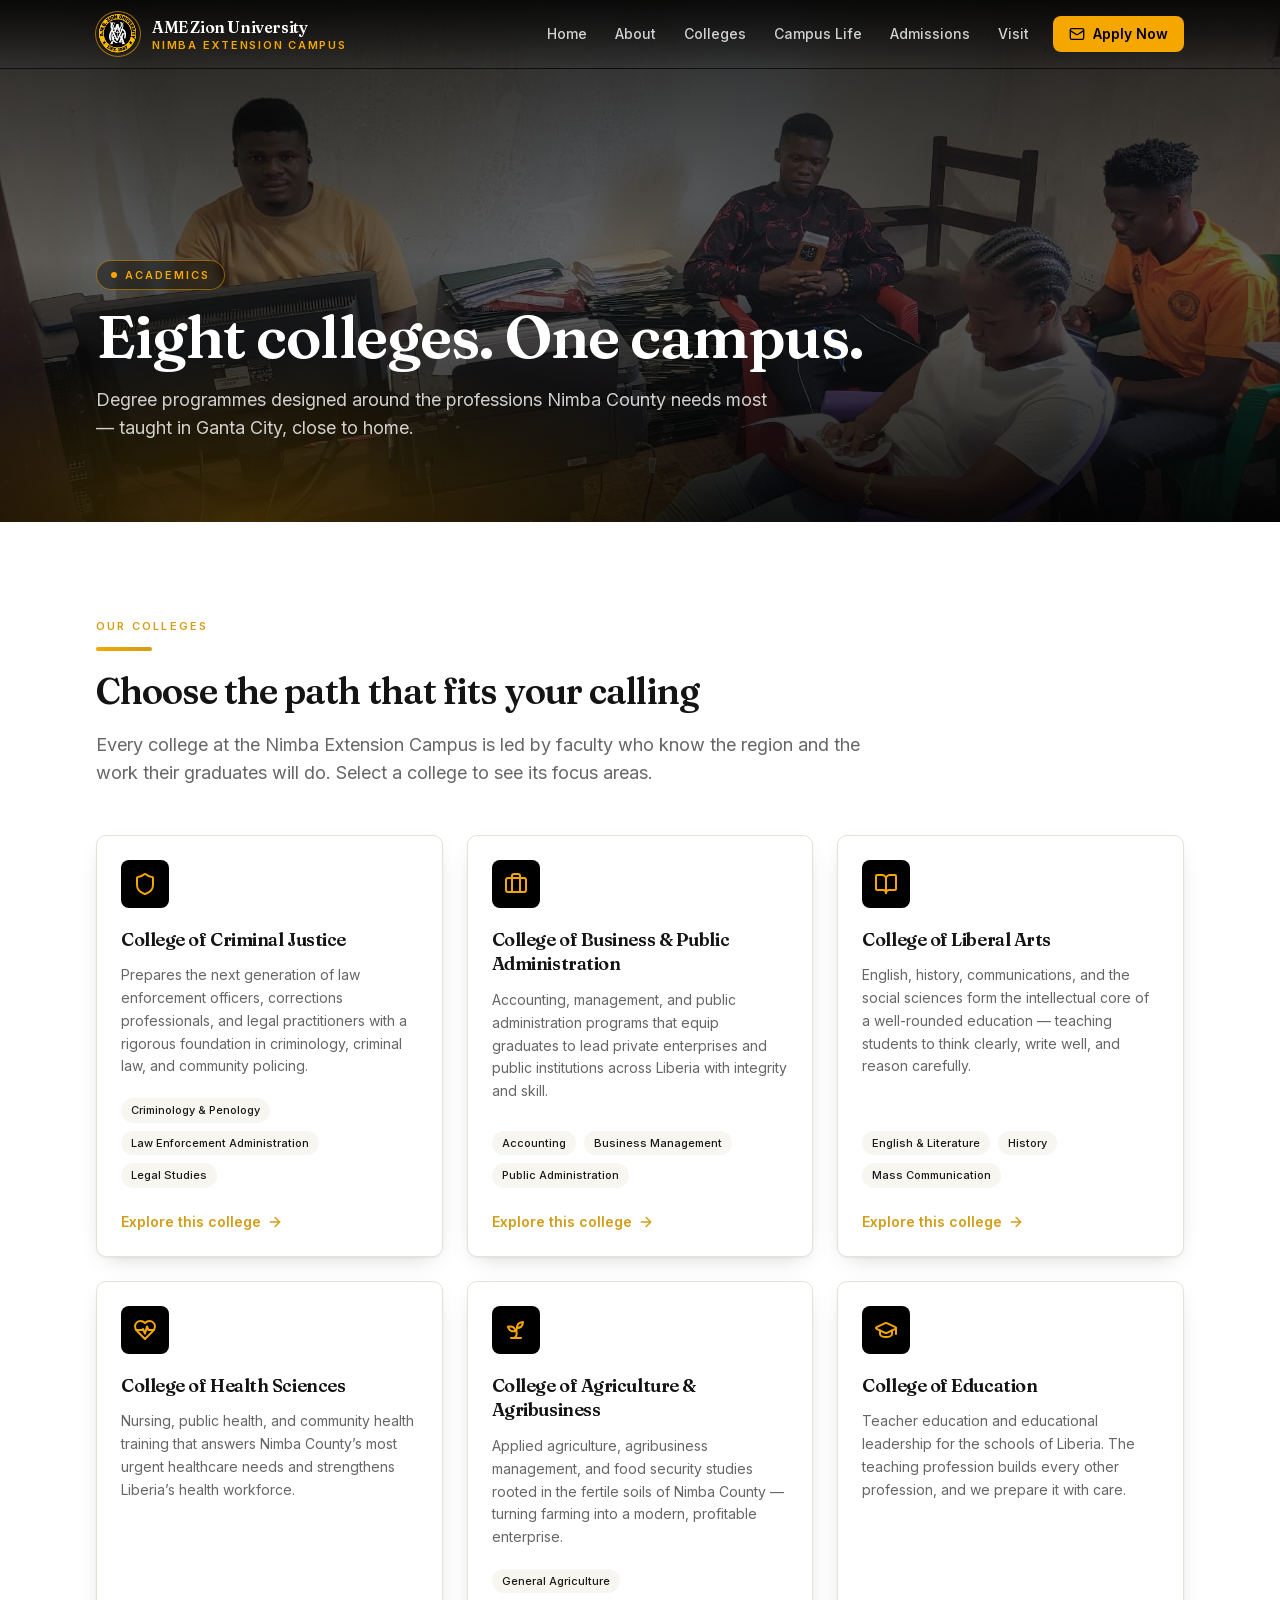
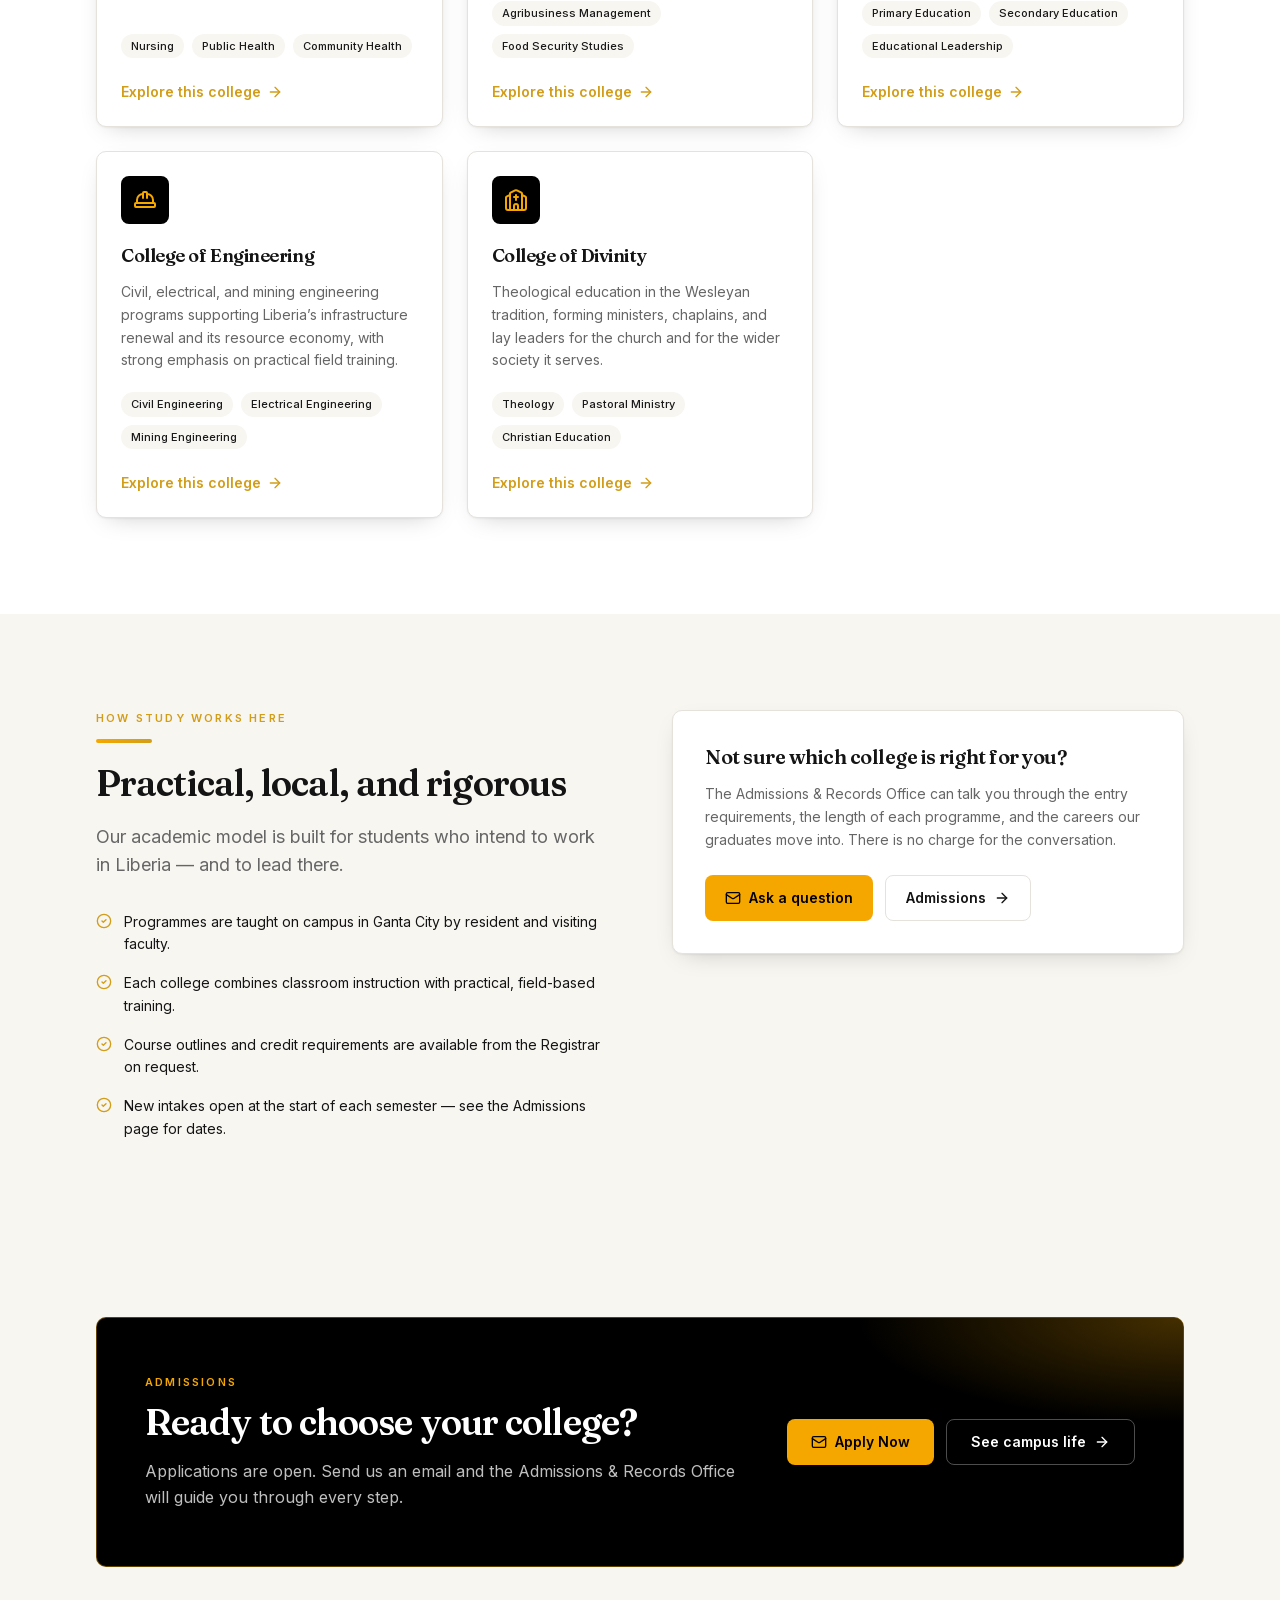
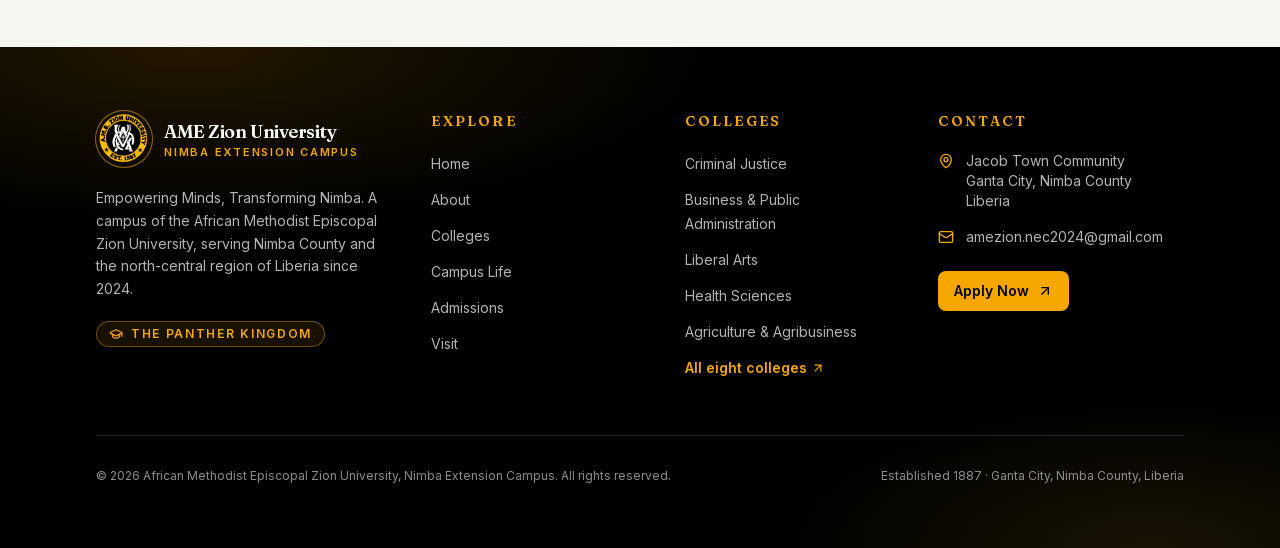
<file: colleges/index.html>
<!DOCTYPE html><html lang="en"><head><meta charSet="utf-8"/><meta name="viewport" content="width=device-width, initial-scale=1"/><link rel="preload" href="/_next/static/media/03bda585a99c6450-s.p.32sris142tqlb.woff2" as="font" crossorigin="" type="font/woff2"/><link rel="preload" href="/_next/static/media/70bc3e132a0a741e-s.p.3t6q91iet4nsy.woff2" as="font" crossorigin="" type="font/woff2"/><link rel="preload" href="/_next/static/media/83afe278b6a6bb3c-s.p.2bn3s6zvc0dyp.woff2" as="font" crossorigin="" type="font/woff2"/><link rel="preload" as="image" href="/images/logo.png"/><link rel="preload" as="image" href="/images/computer-lab-2.jpg"/><link rel="stylesheet" href="/_next/static/chunks/2w_a03q-xvbwy.css" data-precedence="next"/><link rel="preload" as="script" fetchPriority="low" href="/_next/static/chunks/3vze45w-rb2mv.js"/><script src="/_next/static/chunks/2r3my3tp317_f.js" async=""></script><script src="/_next/static/chunks/1am1fgf2m8sq4.js" async=""></script><script src="/_next/static/chunks/0ovzgmdhni61e.js" async=""></script><script src="/_next/static/chunks/turbopack-0k5z_875esr9_.js" async=""></script><script src="/_next/static/chunks/1kh88yjomvy9a.js" async="" crossorigin=""></script><script src="/_next/static/chunks/42k94k2l7inqh.js" async="" crossorigin=""></script><script src="/_next/static/chunks/0u5mbdy_vnth_.js" async="" crossorigin=""></script><script src="/_next/static/chunks/2y4at2t1jg2cs.js" async="" crossorigin=""></script><script src="https://apps.abacus.ai/chatllm/appllm-lib.js" async=""></script><title>Colleges | AME Zion University, Nimba Extension Campus</title><meta name="description" content="The eight colleges of the AME Zion University Nimba Extension Campus: Criminal Justice, Business &amp; Public Administration, Liberal Arts, Health Sciences, Agriculture &amp; Agribusiness, Education, Engineering, and Divinity."/><meta name="application-name" content="AME Zion University, Nimba Extension Campus"/><meta name="keywords" content="AME Zion University,Nimba Extension Campus,Ganta City university,Nimba County college,Liberia higher education,Panther Kingdom"/><meta property="og:title" content="AME Zion University | Nimba Extension Campus — The Panther Kingdom"/><meta property="og:description" content="The Nimba Extension Campus of the African Methodist Episcopal Zion University in Jacob Town Community, Ganta City, Nimba County, Liberia. Eight colleges, one mission: Empowering Minds, Transforming Nimba."/><meta property="og:url" content="https://11874ca120.na114.preview.abacusai.app/"/><meta property="og:site_name" content="AME Zion University, Nimba Extension Campus"/><meta property="og:locale" content="en_US"/><meta property="og:image" content="https://11874ca120.na114.preview.abacusai.app/og-image.png"/><meta property="og:image:width" content="1200"/><meta property="og:image:height" content="630"/><meta property="og:image:alt" content="AME Zion University, Nimba Extension Campus — Empowering Minds, Transforming Nimba"/><meta property="og:type" content="website"/><meta name="twitter:card" content="summary_large_image"/><meta name="twitter:title" content="AME Zion University | Nimba Extension Campus"/><meta name="twitter:description" content="The Nimba Extension Campus of the African Methodist Episcopal Zion University in Jacob Town Community, Ganta City, Nimba County, Liberia. Eight colleges, one mission: Empowering Minds, Transforming Nimba."/><meta name="twitter:image" content="https://11874ca120.na114.preview.abacusai.app/og-image.png"/><link rel="shortcut icon" href="/favicon.svg"/><link rel="icon" href="/favicon.svg"/><link rel="apple-touch-icon" href="/favicon.svg"/><meta name="next-size-adjust" content=""/><script src="/_next/static/chunks/0cz1d0mv5g_q7.js" noModule=""></script><script src="../site-enhancements.js" defer></script><script src="/github-pages.js" defer></script></head><body class="inter_fd091ad6-module__giF-bG__variable fraunces_ca873fe6-module__1rc9Oq__variable jetbrains_mono_6104e6b7-module__s6uLTa__variable font-sans antialiased"><div hidden=""><!--$--><!--/$--></div><script>((a,b,c,d,e,f,g,h)=>{let i=document.documentElement,j=["light","dark"],k="class"===a,l=k&&f?e.map(a=>f[a]||a):e;function m(b){var c;k?(i.classList.remove(...l),i.classList.add(b)):i.setAttribute(a,b),c=b,h&&j.includes(c)&&(i.style.colorScheme=c)}if(d)m(d);else try{let a=localStorage.getItem(b)||c,d=g&&"system"===a?window.matchMedia("(prefers-color-scheme: dark)").matches?"dark":"light":a;m(d)}catch(a){}})("class","theme","light","light",["light","dark"],null,false,true)</script><div class="flex min-h-screen flex-col bg-background"><header class="fixed inset-x-0 top-0 z-50 transition-all duration-normal border-b border-transparent bg-gradient-to-b from-black/70 to-transparent"><nav aria-label="Main navigation" class="mx-auto flex w-full max-w-6xl items-center justify-between gap-4 px-4 py-3 sm:px-6 lg:px-8"><a class="group flex items-center gap-3 rounded-md focus-visible:outline-none focus-visible:ring-2 focus-visible:ring-accent focus-visible:ring-offset-2" aria-label="African Methodist Episcopal Zion University Nimba Extension Campus — home" href="/"><span class="relative h-11 w-11 shrink-0 overflow-hidden rounded-full ring-1 ring-accent/60 transition-transform duration-fast group-hover:scale-105"><img alt="AME Zion University seal" decoding="async" data-nimg="fill" class="object-contain" style="position:absolute;height:100%;width:100%;left:0;top:0;right:0;bottom:0;color:transparent" src="/images/logo.png"/></span><span class="flex flex-col leading-tight"><span class="font-display text-[15px] font-semibold tracking-tight transition-colors duration-fast sm:text-base text-white">AME Zion University</span><span class="text-[10px] font-semibold uppercase tracking-[0.16em] transition-colors duration-fast sm:text-[11px] text-accent">Nimba Extension Campus</span></span></a><div class="hidden items-center gap-1 lg:flex"><a class="rounded-md px-3 py-2 text-sm font-medium transition-colors duration-fast text-white/80 hover:bg-white/10 hover:text-white" href="/">Home</a><a class="rounded-md px-3 py-2 text-sm font-medium transition-colors duration-fast text-white/80 hover:bg-white/10 hover:text-white" href="/about/">About</a><a class="rounded-md px-3 py-2 text-sm font-medium transition-colors duration-fast text-white/80 hover:bg-white/10 hover:text-white" href="/colleges/">Colleges</a><a class="rounded-md px-3 py-2 text-sm font-medium transition-colors duration-fast text-white/80 hover:bg-white/10 hover:text-white" href="/campus-life/">Campus Life</a><a class="rounded-md px-3 py-2 text-sm font-medium transition-colors duration-fast text-white/80 hover:bg-white/10 hover:text-white" href="/admissions/">Admissions</a><a class="rounded-md px-3 py-2 text-sm font-medium transition-colors duration-fast text-white/80 hover:bg-white/10 hover:text-white" href="/visit/">Visit</a><a class="ml-2 inline-flex items-center gap-2 rounded-md bg-accent px-4 py-2 text-sm font-semibold text-accent-foreground shadow-sm transition-all duration-fast hover:bg-gold-deep hover:shadow-md focus-visible:outline-none focus-visible:ring-2 focus-visible:ring-accent focus-visible:ring-offset-2" href="/admissions/"><svg xmlns="http://www.w3.org/2000/svg" width="24" height="24" viewBox="0 0 24 24" fill="none" stroke="currentColor" stroke-width="2" stroke-linecap="round" stroke-linejoin="round" class="lucide lucide-mail h-4 w-4" aria-hidden="true"><rect width="20" height="16" x="2" y="4" rx="2"></rect><path d="m22 7-8.97 5.7a1.94 1.94 0 0 1-2.06 0L2 7"></path></svg>Apply Now</a></div><button type="button" aria-expanded="false" aria-controls="mobile-menu" aria-label="Open menu" class="inline-flex h-10 w-10 items-center justify-center rounded-md transition-colors duration-fast lg:hidden text-white hover:bg-white/15"><svg xmlns="http://www.w3.org/2000/svg" width="24" height="24" viewBox="0 0 24 24" fill="none" stroke="currentColor" stroke-width="2" stroke-linecap="round" stroke-linejoin="round" class="lucide lucide-menu h-6 w-6" aria-hidden="true"><line x1="4" x2="20" y1="12" y2="12"></line><line x1="4" x2="20" y1="6" y2="6"></line><line x1="4" x2="20" y1="18" y2="18"></line></svg></button></nav><div id="mobile-menu" class="overflow-hidden border-t border-border bg-background transition-[max-height,opacity] duration-normal lg:hidden max-h-0 opacity-0"><div class="mx-auto flex w-full max-w-6xl flex-col gap-1 px-4 py-4 sm:px-6"><a class="rounded-md px-4 py-3 text-base font-medium transition-colors duration-fast text-muted-foreground hover:bg-muted hover:text-foreground" href="/">Home</a><a class="rounded-md px-4 py-3 text-base font-medium transition-colors duration-fast text-muted-foreground hover:bg-muted hover:text-foreground" href="/about/">About</a><a class="rounded-md px-4 py-3 text-base font-medium transition-colors duration-fast text-muted-foreground hover:bg-muted hover:text-foreground" href="/colleges/">Colleges</a><a class="rounded-md px-4 py-3 text-base font-medium transition-colors duration-fast text-muted-foreground hover:bg-muted hover:text-foreground" href="/campus-life/">Campus Life</a><a class="rounded-md px-4 py-3 text-base font-medium transition-colors duration-fast text-muted-foreground hover:bg-muted hover:text-foreground" href="/admissions/">Admissions</a><a class="rounded-md px-4 py-3 text-base font-medium transition-colors duration-fast text-muted-foreground hover:bg-muted hover:text-foreground" href="/visit/">Visit</a><a class="mt-2 inline-flex items-center justify-center gap-2 rounded-md bg-accent px-4 py-3 text-base font-semibold text-accent-foreground transition-colors duration-fast hover:bg-gold-deep" href="/admissions/"><svg xmlns="http://www.w3.org/2000/svg" width="24" height="24" viewBox="0 0 24 24" fill="none" stroke="currentColor" stroke-width="2" stroke-linecap="round" stroke-linejoin="round" class="lucide lucide-mail h-4 w-4" aria-hidden="true"><rect width="20" height="16" x="2" y="4" rx="2"></rect><path d="m22 7-8.97 5.7a1.94 1.94 0 0 1-2.06 0L2 7"></path></svg>Apply Now</a><a href="mailto:amezion.nec2024@gmail.com" class="mt-1 rounded-md px-4 py-3 text-sm text-muted-foreground transition-colors duration-fast hover:bg-muted hover:text-foreground">amezion.nec2024@gmail.com</a></div></div></header><main class="flex-1"><section class="relative isolate flex w-full overflow-hidden bg-ink min-h-[58vh]"><div class="absolute inset-0 -z-10" style="transform:none"><img alt="Students studying and using campus office equipment at the Nimba Extension Campus" decoding="async" data-nimg="fill" class="object-cover object-center" style="position:absolute;height:100%;width:100%;left:0;top:0;right:0;bottom:0;color:transparent" src="/images/computer-lab-2.jpg"/></div><div aria-hidden="true" class="absolute inset-0 -z-10 bg-gradient-to-b from-black/85 via-black/60 to-black/90"></div><div aria-hidden="true" class="absolute inset-0 -z-10 bg-[radial-gradient(ellipse_60%_50%_at_20%_100%,rgba(245,168,0,0.22),transparent_65%)]"></div><div class="relative mx-auto flex w-full max-w-6xl flex-col justify-end px-4 pb-16 pt-36 sm:px-6 sm:pb-20 sm:pt-44 lg:px-8 items-start text-left"><div class="w-full max-w-3xl" style="opacity:1;transform:none"><p class="mb-4 inline-flex items-center gap-2 rounded-full border border-accent/50 bg-black/40 px-3.5 py-1.5 text-[11px] font-semibold uppercase tracking-[0.18em] text-accent backdrop-blur-sm"><span class="h-1.5 w-1.5 rounded-full bg-accent" aria-hidden="true"></span>Academics</p><h1 class="text-balance font-display text-4xl font-semibold leading-[1.05] tracking-tight text-white sm:text-5xl lg:text-6xl">Eight colleges. One campus.</h1><p class="mt-5 max-w-2xl text-base leading-relaxed text-white/80 sm:text-lg">Degree programmes designed around the professions Nimba County needs most — taught in Ganta City, close to home.</p></div></div></section><section class="py-16 sm:py-24 scroll-mt-28 bg-background"><div class="mx-auto w-full px-4 sm:px-6 lg:px-8 max-w-6xl"><div style="opacity:0;transform:translateY(8px)"><div class="max-w-3xl text-left"><p class="text-[11px] font-semibold uppercase tracking-[0.2em] text-gold-deep">Our Colleges</p><div aria-hidden="true" class="gold-rule mt-3 h-1 w-14 rounded-full"></div><h2 class="mt-5 text-balance font-display text-3xl font-semibold leading-tight tracking-tight sm:text-4xl text-foreground">Choose the path that fits your calling</h2><p class="mt-5 text-base leading-relaxed sm:text-lg text-muted-foreground">Every college at the Nimba Extension Campus is led by faculty who know the region and the work their graduates will do. Select a college to see its focus areas.</p></div></div><div class="mt-12 grid gap-6 sm:grid-cols-2 lg:grid-cols-3"><div class="h-full" style="opacity:0;transform:translateY(16px)"><a class="group flex h-full flex-col rounded-lg border border-border bg-card p-6 card-shadow transition-all duration-normal hover:-translate-y-1 hover:border-accent/60 hover:card-shadow-hover focus-visible:outline-none focus-visible:ring-2 focus-visible:ring-accent focus-visible:ring-offset-2" href="/colleges/"><span class="inline-flex h-12 w-12 items-center justify-center rounded-md bg-ink text-accent transition-colors duration-normal group-hover:bg-accent group-hover:text-accent-foreground"><svg xmlns="http://www.w3.org/2000/svg" width="24" height="24" viewBox="0 0 24 24" fill="none" stroke="currentColor" stroke-width="2" stroke-linecap="round" stroke-linejoin="round" class="lucide lucide-shield h-6 w-6" aria-hidden="true"><path d="M20 13c0 5-3.5 7.5-7.66 8.95a1 1 0 0 1-.67-.01C7.5 20.5 4 18 4 13V6a1 1 0 0 1 1-1c2 0 4.5-1.2 6.24-2.72a1.17 1.17 0 0 1 1.52 0C14.51 3.81 17 5 19 5a1 1 0 0 1 1 1z"></path></svg></span><h3 class="mt-5 font-display text-lg font-semibold leading-snug tracking-tight text-foreground">College of Criminal Justice</h3><p class="mt-3 flex-1 text-sm leading-relaxed text-muted-foreground">Prepares the next generation of law enforcement officers, corrections professionals, and legal practitioners with a rigorous foundation in criminology, criminal law, and community policing.</p><ul class="mt-5 flex flex-wrap gap-2"><li class="rounded-full bg-secondary px-2.5 py-1 text-[11px] font-medium text-secondary-foreground">Criminology &amp; Penology</li><li class="rounded-full bg-secondary px-2.5 py-1 text-[11px] font-medium text-secondary-foreground">Law Enforcement Administration</li><li class="rounded-full bg-secondary px-2.5 py-1 text-[11px] font-medium text-secondary-foreground">Legal Studies</li></ul><span class="mt-6 inline-flex items-center gap-1.5 text-sm font-semibold text-gold-deep transition-colors duration-fast group-hover:text-foreground">Explore this college<svg xmlns="http://www.w3.org/2000/svg" width="24" height="24" viewBox="0 0 24 24" fill="none" stroke="currentColor" stroke-width="2" stroke-linecap="round" stroke-linejoin="round" class="lucide lucide-arrow-right h-4 w-4 transition-transform duration-fast group-hover:translate-x-1" aria-hidden="true"><path d="M5 12h14"></path><path d="m12 5 7 7-7 7"></path></svg></span></a></div><div class="h-full" style="opacity:0;transform:translateY(16px)"><a class="group flex h-full flex-col rounded-lg border border-border bg-card p-6 card-shadow transition-all duration-normal hover:-translate-y-1 hover:border-accent/60 hover:card-shadow-hover focus-visible:outline-none focus-visible:ring-2 focus-visible:ring-accent focus-visible:ring-offset-2" href="/colleges/"><span class="inline-flex h-12 w-12 items-center justify-center rounded-md bg-ink text-accent transition-colors duration-normal group-hover:bg-accent group-hover:text-accent-foreground"><svg xmlns="http://www.w3.org/2000/svg" width="24" height="24" viewBox="0 0 24 24" fill="none" stroke="currentColor" stroke-width="2" stroke-linecap="round" stroke-linejoin="round" class="lucide lucide-briefcase h-6 w-6" aria-hidden="true"><path d="M16 20V4a2 2 0 0 0-2-2h-4a2 2 0 0 0-2 2v16"></path><rect width="20" height="14" x="2" y="6" rx="2"></rect></svg></span><h3 class="mt-5 font-display text-lg font-semibold leading-snug tracking-tight text-foreground">College of Business &amp; Public Administration</h3><p class="mt-3 flex-1 text-sm leading-relaxed text-muted-foreground">Accounting, management, and public administration programs that equip graduates to lead private enterprises and public institutions across Liberia with integrity and skill.</p><ul class="mt-5 flex flex-wrap gap-2"><li class="rounded-full bg-secondary px-2.5 py-1 text-[11px] font-medium text-secondary-foreground">Accounting</li><li class="rounded-full bg-secondary px-2.5 py-1 text-[11px] font-medium text-secondary-foreground">Business Management</li><li class="rounded-full bg-secondary px-2.5 py-1 text-[11px] font-medium text-secondary-foreground">Public Administration</li></ul><span class="mt-6 inline-flex items-center gap-1.5 text-sm font-semibold text-gold-deep transition-colors duration-fast group-hover:text-foreground">Explore this college<svg xmlns="http://www.w3.org/2000/svg" width="24" height="24" viewBox="0 0 24 24" fill="none" stroke="currentColor" stroke-width="2" stroke-linecap="round" stroke-linejoin="round" class="lucide lucide-arrow-right h-4 w-4 transition-transform duration-fast group-hover:translate-x-1" aria-hidden="true"><path d="M5 12h14"></path><path d="m12 5 7 7-7 7"></path></svg></span></a></div><div class="h-full" style="opacity:0;transform:translateY(16px)"><a class="group flex h-full flex-col rounded-lg border border-border bg-card p-6 card-shadow transition-all duration-normal hover:-translate-y-1 hover:border-accent/60 hover:card-shadow-hover focus-visible:outline-none focus-visible:ring-2 focus-visible:ring-accent focus-visible:ring-offset-2" href="/colleges/"><span class="inline-flex h-12 w-12 items-center justify-center rounded-md bg-ink text-accent transition-colors duration-normal group-hover:bg-accent group-hover:text-accent-foreground"><svg xmlns="http://www.w3.org/2000/svg" width="24" height="24" viewBox="0 0 24 24" fill="none" stroke="currentColor" stroke-width="2" stroke-linecap="round" stroke-linejoin="round" class="lucide lucide-book-open h-6 w-6" aria-hidden="true"><path d="M12 7v14"></path><path d="M3 18a1 1 0 0 1-1-1V4a1 1 0 0 1 1-1h5a4 4 0 0 1 4 4 4 4 0 0 1 4-4h5a1 1 0 0 1 1 1v13a1 1 0 0 1-1 1h-6a3 3 0 0 0-3 3 3 3 0 0 0-3-3z"></path></svg></span><h3 class="mt-5 font-display text-lg font-semibold leading-snug tracking-tight text-foreground">College of Liberal Arts</h3><p class="mt-3 flex-1 text-sm leading-relaxed text-muted-foreground">English, history, communications, and the social sciences form the intellectual core of a well-rounded education — teaching students to think clearly, write well, and reason carefully.</p><ul class="mt-5 flex flex-wrap gap-2"><li class="rounded-full bg-secondary px-2.5 py-1 text-[11px] font-medium text-secondary-foreground">English &amp; Literature</li><li class="rounded-full bg-secondary px-2.5 py-1 text-[11px] font-medium text-secondary-foreground">History</li><li class="rounded-full bg-secondary px-2.5 py-1 text-[11px] font-medium text-secondary-foreground">Mass Communication</li></ul><span class="mt-6 inline-flex items-center gap-1.5 text-sm font-semibold text-gold-deep transition-colors duration-fast group-hover:text-foreground">Explore this college<svg xmlns="http://www.w3.org/2000/svg" width="24" height="24" viewBox="0 0 24 24" fill="none" stroke="currentColor" stroke-width="2" stroke-linecap="round" stroke-linejoin="round" class="lucide lucide-arrow-right h-4 w-4 transition-transform duration-fast group-hover:translate-x-1" aria-hidden="true"><path d="M5 12h14"></path><path d="m12 5 7 7-7 7"></path></svg></span></a></div><div class="h-full" style="opacity:0;transform:translateY(16px)"><a class="group flex h-full flex-col rounded-lg border border-border bg-card p-6 card-shadow transition-all duration-normal hover:-translate-y-1 hover:border-accent/60 hover:card-shadow-hover focus-visible:outline-none focus-visible:ring-2 focus-visible:ring-accent focus-visible:ring-offset-2" href="/colleges/"><span class="inline-flex h-12 w-12 items-center justify-center rounded-md bg-ink text-accent transition-colors duration-normal group-hover:bg-accent group-hover:text-accent-foreground"><svg xmlns="http://www.w3.org/2000/svg" width="24" height="24" viewBox="0 0 24 24" fill="none" stroke="currentColor" stroke-width="2" stroke-linecap="round" stroke-linejoin="round" class="lucide lucide-heart-pulse h-6 w-6" aria-hidden="true"><path d="M19 14c1.49-1.46 3-3.21 3-5.5A5.5 5.5 0 0 0 16.5 3c-1.76 0-3 .5-4.5 2-1.5-1.5-2.74-2-4.5-2A5.5 5.5 0 0 0 2 8.5c0 2.3 1.5 4.05 3 5.5l7 7Z"></path><path d="M3.22 12H9.5l.5-1 2 4.5 2-7 1.5 3.5h5.27"></path></svg></span><h3 class="mt-5 font-display text-lg font-semibold leading-snug tracking-tight text-foreground">College of Health Sciences</h3><p class="mt-3 flex-1 text-sm leading-relaxed text-muted-foreground">Nursing, public health, and community health training that answers Nimba County’s most urgent healthcare needs and strengthens Liberia’s health workforce.</p><ul class="mt-5 flex flex-wrap gap-2"><li class="rounded-full bg-secondary px-2.5 py-1 text-[11px] font-medium text-secondary-foreground">Nursing</li><li class="rounded-full bg-secondary px-2.5 py-1 text-[11px] font-medium text-secondary-foreground">Public Health</li><li class="rounded-full bg-secondary px-2.5 py-1 text-[11px] font-medium text-secondary-foreground">Community Health</li></ul><span class="mt-6 inline-flex items-center gap-1.5 text-sm font-semibold text-gold-deep transition-colors duration-fast group-hover:text-foreground">Explore this college<svg xmlns="http://www.w3.org/2000/svg" width="24" height="24" viewBox="0 0 24 24" fill="none" stroke="currentColor" stroke-width="2" stroke-linecap="round" stroke-linejoin="round" class="lucide lucide-arrow-right h-4 w-4 transition-transform duration-fast group-hover:translate-x-1" aria-hidden="true"><path d="M5 12h14"></path><path d="m12 5 7 7-7 7"></path></svg></span></a></div><div class="h-full" style="opacity:0;transform:translateY(16px)"><a class="group flex h-full flex-col rounded-lg border border-border bg-card p-6 card-shadow transition-all duration-normal hover:-translate-y-1 hover:border-accent/60 hover:card-shadow-hover focus-visible:outline-none focus-visible:ring-2 focus-visible:ring-accent focus-visible:ring-offset-2" href="/colleges/"><span class="inline-flex h-12 w-12 items-center justify-center rounded-md bg-ink text-accent transition-colors duration-normal group-hover:bg-accent group-hover:text-accent-foreground"><svg xmlns="http://www.w3.org/2000/svg" width="24" height="24" viewBox="0 0 24 24" fill="none" stroke="currentColor" stroke-width="2" stroke-linecap="round" stroke-linejoin="round" class="lucide lucide-sprout h-6 w-6" aria-hidden="true"><path d="M7 20h10"></path><path d="M10 20c5.5-2.5.8-6.4 3-10"></path><path d="M9.5 9.4c1.1.8 1.8 2.2 2.3 3.7-2 .4-3.5.4-4.8-.3-1.2-.6-2.3-1.9-3-4.2 2.8-.5 4.4 0 5.5.8z"></path><path d="M14.1 6a7 7 0 0 0-1.1 4c1.9-.1 3.3-.6 4.3-1.4 1-1 1.6-2.3 1.7-4.6-2.7.1-4 1-4.9 2z"></path></svg></span><h3 class="mt-5 font-display text-lg font-semibold leading-snug tracking-tight text-foreground">College of Agriculture &amp; Agribusiness</h3><p class="mt-3 flex-1 text-sm leading-relaxed text-muted-foreground">Applied agriculture, agribusiness management, and food security studies rooted in the fertile soils of Nimba County — turning farming into a modern, profitable enterprise.</p><ul class="mt-5 flex flex-wrap gap-2"><li class="rounded-full bg-secondary px-2.5 py-1 text-[11px] font-medium text-secondary-foreground">General Agriculture</li><li class="rounded-full bg-secondary px-2.5 py-1 text-[11px] font-medium text-secondary-foreground">Agribusiness Management</li><li class="rounded-full bg-secondary px-2.5 py-1 text-[11px] font-medium text-secondary-foreground">Food Security Studies</li></ul><span class="mt-6 inline-flex items-center gap-1.5 text-sm font-semibold text-gold-deep transition-colors duration-fast group-hover:text-foreground">Explore this college<svg xmlns="http://www.w3.org/2000/svg" width="24" height="24" viewBox="0 0 24 24" fill="none" stroke="currentColor" stroke-width="2" stroke-linecap="round" stroke-linejoin="round" class="lucide lucide-arrow-right h-4 w-4 transition-transform duration-fast group-hover:translate-x-1" aria-hidden="true"><path d="M5 12h14"></path><path d="m12 5 7 7-7 7"></path></svg></span></a></div><div class="h-full" style="opacity:0;transform:translateY(16px)"><a class="group flex h-full flex-col rounded-lg border border-border bg-card p-6 card-shadow transition-all duration-normal hover:-translate-y-1 hover:border-accent/60 hover:card-shadow-hover focus-visible:outline-none focus-visible:ring-2 focus-visible:ring-accent focus-visible:ring-offset-2" href="/colleges/"><span class="inline-flex h-12 w-12 items-center justify-center rounded-md bg-ink text-accent transition-colors duration-normal group-hover:bg-accent group-hover:text-accent-foreground"><svg xmlns="http://www.w3.org/2000/svg" width="24" height="24" viewBox="0 0 24 24" fill="none" stroke="currentColor" stroke-width="2" stroke-linecap="round" stroke-linejoin="round" class="lucide lucide-graduation-cap h-6 w-6" aria-hidden="true"><path d="M21.42 10.922a1 1 0 0 0-.019-1.838L12.83 5.18a2 2 0 0 0-1.66 0L2.6 9.08a1 1 0 0 0 0 1.832l8.57 3.908a2 2 0 0 0 1.66 0z"></path><path d="M22 10v6"></path><path d="M6 12.5V16a6 3 0 0 0 12 0v-3.5"></path></svg></span><h3 class="mt-5 font-display text-lg font-semibold leading-snug tracking-tight text-foreground">College of Education</h3><p class="mt-3 flex-1 text-sm leading-relaxed text-muted-foreground">Teacher education and educational leadership for the schools of Liberia. The teaching profession builds every other profession, and we prepare it with care.</p><ul class="mt-5 flex flex-wrap gap-2"><li class="rounded-full bg-secondary px-2.5 py-1 text-[11px] font-medium text-secondary-foreground">Primary Education</li><li class="rounded-full bg-secondary px-2.5 py-1 text-[11px] font-medium text-secondary-foreground">Secondary Education</li><li class="rounded-full bg-secondary px-2.5 py-1 text-[11px] font-medium text-secondary-foreground">Educational Leadership</li></ul><span class="mt-6 inline-flex items-center gap-1.5 text-sm font-semibold text-gold-deep transition-colors duration-fast group-hover:text-foreground">Explore this college<svg xmlns="http://www.w3.org/2000/svg" width="24" height="24" viewBox="0 0 24 24" fill="none" stroke="currentColor" stroke-width="2" stroke-linecap="round" stroke-linejoin="round" class="lucide lucide-arrow-right h-4 w-4 transition-transform duration-fast group-hover:translate-x-1" aria-hidden="true"><path d="M5 12h14"></path><path d="m12 5 7 7-7 7"></path></svg></span></a></div><div class="h-full" style="opacity:0;transform:translateY(16px)"><a class="group flex h-full flex-col rounded-lg border border-border bg-card p-6 card-shadow transition-all duration-normal hover:-translate-y-1 hover:border-accent/60 hover:card-shadow-hover focus-visible:outline-none focus-visible:ring-2 focus-visible:ring-accent focus-visible:ring-offset-2" href="/colleges/"><span class="inline-flex h-12 w-12 items-center justify-center rounded-md bg-ink text-accent transition-colors duration-normal group-hover:bg-accent group-hover:text-accent-foreground"><svg xmlns="http://www.w3.org/2000/svg" width="24" height="24" viewBox="0 0 24 24" fill="none" stroke="currentColor" stroke-width="2" stroke-linecap="round" stroke-linejoin="round" class="lucide lucide-hard-hat h-6 w-6" aria-hidden="true"><path d="M2 18a1 1 0 0 0 1 1h18a1 1 0 0 0 1-1v-2a1 1 0 0 0-1-1H3a1 1 0 0 0-1 1v2z"></path><path d="M10 10V5a1 1 0 0 1 1-1h2a1 1 0 0 1 1 1v5"></path><path d="M4 15v-3a6 6 0 0 1 6-6"></path><path d="M14 6a6 6 0 0 1 6 6v3"></path></svg></span><h3 class="mt-5 font-display text-lg font-semibold leading-snug tracking-tight text-foreground">College of Engineering</h3><p class="mt-3 flex-1 text-sm leading-relaxed text-muted-foreground">Civil, electrical, and mining engineering programs supporting Liberia’s infrastructure renewal and its resource economy, with strong emphasis on practical field training.</p><ul class="mt-5 flex flex-wrap gap-2"><li class="rounded-full bg-secondary px-2.5 py-1 text-[11px] font-medium text-secondary-foreground">Civil Engineering</li><li class="rounded-full bg-secondary px-2.5 py-1 text-[11px] font-medium text-secondary-foreground">Electrical Engineering</li><li class="rounded-full bg-secondary px-2.5 py-1 text-[11px] font-medium text-secondary-foreground">Mining Engineering</li></ul><span class="mt-6 inline-flex items-center gap-1.5 text-sm font-semibold text-gold-deep transition-colors duration-fast group-hover:text-foreground">Explore this college<svg xmlns="http://www.w3.org/2000/svg" width="24" height="24" viewBox="0 0 24 24" fill="none" stroke="currentColor" stroke-width="2" stroke-linecap="round" stroke-linejoin="round" class="lucide lucide-arrow-right h-4 w-4 transition-transform duration-fast group-hover:translate-x-1" aria-hidden="true"><path d="M5 12h14"></path><path d="m12 5 7 7-7 7"></path></svg></span></a></div><div class="h-full" style="opacity:0;transform:translateY(16px)"><a class="group flex h-full flex-col rounded-lg border border-border bg-card p-6 card-shadow transition-all duration-normal hover:-translate-y-1 hover:border-accent/60 hover:card-shadow-hover focus-visible:outline-none focus-visible:ring-2 focus-visible:ring-accent focus-visible:ring-offset-2" href="/colleges/"><span class="inline-flex h-12 w-12 items-center justify-center rounded-md bg-ink text-accent transition-colors duration-normal group-hover:bg-accent group-hover:text-accent-foreground"><svg xmlns="http://www.w3.org/2000/svg" width="24" height="24" viewBox="0 0 24 24" fill="none" stroke="currentColor" stroke-width="2" stroke-linecap="round" stroke-linejoin="round" class="lucide lucide-church h-6 w-6" aria-hidden="true"><path d="M10 9h4"></path><path d="M12 7v5"></path><path d="M14 22v-4a2 2 0 0 0-4 0v4"></path><path d="M18 22V5.618a1 1 0 0 0-.553-.894l-4.553-2.277a2 2 0 0 0-1.788 0L6.553 4.724A1 1 0 0 0 6 5.618V22"></path><path d="m18 7 3.447 1.724a1 1 0 0 1 .553.894V20a2 2 0 0 1-2 2H4a2 2 0 0 1-2-2V9.618a1 1 0 0 1 .553-.894L6 7"></path></svg></span><h3 class="mt-5 font-display text-lg font-semibold leading-snug tracking-tight text-foreground">College of Divinity</h3><p class="mt-3 flex-1 text-sm leading-relaxed text-muted-foreground">Theological education in the Wesleyan tradition, forming ministers, chaplains, and lay leaders for the church and for the wider society it serves.</p><ul class="mt-5 flex flex-wrap gap-2"><li class="rounded-full bg-secondary px-2.5 py-1 text-[11px] font-medium text-secondary-foreground">Theology</li><li class="rounded-full bg-secondary px-2.5 py-1 text-[11px] font-medium text-secondary-foreground">Pastoral Ministry</li><li class="rounded-full bg-secondary px-2.5 py-1 text-[11px] font-medium text-secondary-foreground">Christian Education</li></ul><span class="mt-6 inline-flex items-center gap-1.5 text-sm font-semibold text-gold-deep transition-colors duration-fast group-hover:text-foreground">Explore this college<svg xmlns="http://www.w3.org/2000/svg" width="24" height="24" viewBox="0 0 24 24" fill="none" stroke="currentColor" stroke-width="2" stroke-linecap="round" stroke-linejoin="round" class="lucide lucide-arrow-right h-4 w-4 transition-transform duration-fast group-hover:translate-x-1" aria-hidden="true"><path d="M5 12h14"></path><path d="m12 5 7 7-7 7"></path></svg></span></a></div></div></div></section><section class="py-16 sm:py-24 scroll-mt-28 bg-secondary"><div class="mx-auto w-full px-4 sm:px-6 lg:px-8 max-w-6xl"><div class="grid gap-12 lg:grid-cols-2 lg:gap-16"><div style="opacity:0;transform:translateY(8px)"><div class="max-w-3xl text-left"><p class="text-[11px] font-semibold uppercase tracking-[0.2em] text-gold-deep">How Study Works Here</p><div aria-hidden="true" class="gold-rule mt-3 h-1 w-14 rounded-full"></div><h2 class="mt-5 text-balance font-display text-3xl font-semibold leading-tight tracking-tight sm:text-4xl text-foreground">Practical, local, and rigorous</h2><p class="mt-5 text-base leading-relaxed sm:text-lg text-muted-foreground">Our academic model is built for students who intend to work in Liberia — and to lead there.</p></div><ul class="mt-8 space-y-4"><li class="flex items-start gap-3 text-sm leading-relaxed text-foreground"><svg xmlns="http://www.w3.org/2000/svg" width="24" height="24" viewBox="0 0 24 24" fill="none" stroke="currentColor" stroke-width="2" stroke-linecap="round" stroke-linejoin="round" class="lucide lucide-circle-check mt-0.5 h-4 w-4 shrink-0 text-gold-deep" aria-hidden="true"><circle cx="12" cy="12" r="10"></circle><path d="m9 12 2 2 4-4"></path></svg>Programmes are taught on campus in Ganta City by resident and visiting faculty.</li><li class="flex items-start gap-3 text-sm leading-relaxed text-foreground"><svg xmlns="http://www.w3.org/2000/svg" width="24" height="24" viewBox="0 0 24 24" fill="none" stroke="currentColor" stroke-width="2" stroke-linecap="round" stroke-linejoin="round" class="lucide lucide-circle-check mt-0.5 h-4 w-4 shrink-0 text-gold-deep" aria-hidden="true"><circle cx="12" cy="12" r="10"></circle><path d="m9 12 2 2 4-4"></path></svg>Each college combines classroom instruction with practical, field-based training.</li><li class="flex items-start gap-3 text-sm leading-relaxed text-foreground"><svg xmlns="http://www.w3.org/2000/svg" width="24" height="24" viewBox="0 0 24 24" fill="none" stroke="currentColor" stroke-width="2" stroke-linecap="round" stroke-linejoin="round" class="lucide lucide-circle-check mt-0.5 h-4 w-4 shrink-0 text-gold-deep" aria-hidden="true"><circle cx="12" cy="12" r="10"></circle><path d="m9 12 2 2 4-4"></path></svg>Course outlines and credit requirements are available from the Registrar on request.</li><li class="flex items-start gap-3 text-sm leading-relaxed text-foreground"><svg xmlns="http://www.w3.org/2000/svg" width="24" height="24" viewBox="0 0 24 24" fill="none" stroke="currentColor" stroke-width="2" stroke-linecap="round" stroke-linejoin="round" class="lucide lucide-circle-check mt-0.5 h-4 w-4 shrink-0 text-gold-deep" aria-hidden="true"><circle cx="12" cy="12" r="10"></circle><path d="m9 12 2 2 4-4"></path></svg>New intakes open at the start of each semester — see the Admissions page for dates.</li></ul></div><div style="opacity:0;transform:translateY(8px)"><div class="rounded-lg border border-border bg-card p-8 card-shadow"><h3 class="font-display text-xl font-semibold tracking-tight text-foreground">Not sure which college is right for you?</h3><p class="mt-3 text-sm leading-relaxed text-muted-foreground">The Admissions &amp; Records Office can talk you through the entry requirements, the length of each programme, and the careers our graduates move into. There is no charge for the conversation.</p><div class="mt-6 flex flex-col gap-3 sm:flex-row"><a href="mailto:amezion.nec2024@gmail.com?subject=College%20enquiry%20%E2%80%94%20Nimba%20Extension%20Campus" class="inline-flex items-center justify-center gap-2 rounded-md bg-accent px-5 py-3 text-sm font-semibold text-accent-foreground transition-colors duration-fast hover:bg-gold-deep focus-visible:outline-none focus-visible:ring-2 focus-visible:ring-accent focus-visible:ring-offset-2"><svg xmlns="http://www.w3.org/2000/svg" width="24" height="24" viewBox="0 0 24 24" fill="none" stroke="currentColor" stroke-width="2" stroke-linecap="round" stroke-linejoin="round" class="lucide lucide-mail h-4 w-4" aria-hidden="true"><rect width="20" height="16" x="2" y="4" rx="2"></rect><path d="m22 7-8.97 5.7a1.94 1.94 0 0 1-2.06 0L2 7"></path></svg>Ask a question</a><a class="inline-flex items-center justify-center gap-2 rounded-md border border-border px-5 py-3 text-sm font-semibold text-foreground transition-colors duration-fast hover:border-accent hover:bg-accent/10 focus-visible:outline-none focus-visible:ring-2 focus-visible:ring-accent focus-visible:ring-offset-2" href="/admissions/">Admissions<svg xmlns="http://www.w3.org/2000/svg" width="24" height="24" viewBox="0 0 24 24" fill="none" stroke="currentColor" stroke-width="2" stroke-linecap="round" stroke-linejoin="round" class="lucide lucide-arrow-right h-4 w-4" aria-hidden="true"><path d="M5 12h14"></path><path d="m12 5 7 7-7 7"></path></svg></a></div></div></div></div></div></section><section class="bg-secondary"><div class="mx-auto w-full max-w-6xl px-4 py-16 sm:px-6 sm:py-20 lg:px-8"><div class="relative overflow-hidden rounded-lg border border-accent/40 bg-ink px-6 py-12 text-white sm:px-12 sm:py-14"><div aria-hidden="true" class="absolute inset-0 bg-[radial-gradient(ellipse_50%_70%_at_100%_0%,rgba(245,168,0,0.28),transparent_60%)]"></div><div class="relative flex flex-col gap-8 lg:flex-row lg:items-center lg:justify-between"><div class="max-w-2xl"><p class="text-[11px] font-semibold uppercase tracking-[0.2em] text-accent">Admissions</p><h2 class="mt-3 text-balance font-display text-3xl font-semibold leading-tight tracking-tight sm:text-4xl">Ready to choose your college?</h2><p class="mt-4 text-base leading-relaxed text-white/75">Applications are open. Send us an email and the Admissions &amp; Records Office will guide you through every step.</p></div><div class="flex shrink-0 flex-col gap-3 sm:flex-row lg:flex-col xl:flex-row"><a class="inline-flex items-center justify-center gap-2 rounded-md bg-accent px-6 py-3 text-sm font-semibold text-accent-foreground transition-all duration-fast hover:bg-gold-deep hover:shadow-lg focus-visible:outline-none focus-visible:ring-2 focus-visible:ring-accent focus-visible:ring-offset-2 focus-visible:ring-offset-ink" href="/admissions/"><svg xmlns="http://www.w3.org/2000/svg" width="24" height="24" viewBox="0 0 24 24" fill="none" stroke="currentColor" stroke-width="2" stroke-linecap="round" stroke-linejoin="round" class="lucide lucide-mail h-4 w-4" aria-hidden="true"><rect width="20" height="16" x="2" y="4" rx="2"></rect><path d="m22 7-8.97 5.7a1.94 1.94 0 0 1-2.06 0L2 7"></path></svg>Apply Now</a><a class="inline-flex items-center justify-center gap-2 rounded-md border border-white/30 px-6 py-3 text-sm font-semibold text-white transition-colors duration-fast hover:border-accent hover:bg-white/10 focus-visible:outline-none focus-visible:ring-2 focus-visible:ring-accent focus-visible:ring-offset-2 focus-visible:ring-offset-ink" href="/campus-life/">See campus life<svg xmlns="http://www.w3.org/2000/svg" width="24" height="24" viewBox="0 0 24 24" fill="none" stroke="currentColor" stroke-width="2" stroke-linecap="round" stroke-linejoin="round" class="lucide lucide-arrow-right h-4 w-4" aria-hidden="true"><path d="M5 12h14"></path><path d="m12 5 7 7-7 7"></path></svg></a></div></div></div></div></section><!--$--><!--/$--></main><footer class="ink-texture text-white"><div class="mx-auto w-full max-w-6xl px-4 py-16 sm:px-6 lg:px-8"><div class="grid gap-12 lg:grid-cols-[1.4fr_1fr_1fr_1.2fr]"><div><div class="flex items-center gap-3"><span class="relative h-14 w-14 shrink-0 overflow-hidden rounded-full ring-1 ring-accent/60"><img alt="AME Zion University seal" loading="lazy" decoding="async" data-nimg="fill" class="object-contain" style="position:absolute;height:100%;width:100%;left:0;top:0;right:0;bottom:0;color:transparent" src="/images/logo.png"/></span><div class="leading-tight"><p class="font-display text-lg font-semibold tracking-tight text-white">AME Zion University</p><p class="text-[11px] font-semibold uppercase tracking-[0.16em] text-accent">Nimba Extension Campus</p></div></div><p class="mt-5 max-w-sm text-sm leading-relaxed text-white/70">Empowering Minds, Transforming Nimba<!-- -->. A campus of the African Methodist Episcopal Zion University, serving Nimba County and the north-central region of Liberia since 2024.</p><p class="mt-5 inline-flex items-center gap-2 rounded-full border border-accent/40 bg-accent/10 px-3 py-1 text-xs font-semibold uppercase tracking-[0.14em] text-accent"><svg xmlns="http://www.w3.org/2000/svg" width="24" height="24" viewBox="0 0 24 24" fill="none" stroke="currentColor" stroke-width="2" stroke-linecap="round" stroke-linejoin="round" class="lucide lucide-graduation-cap h-3.5 w-3.5" aria-hidden="true"><path d="M21.42 10.922a1 1 0 0 0-.019-1.838L12.83 5.18a2 2 0 0 0-1.66 0L2.6 9.08a1 1 0 0 0 0 1.832l8.57 3.908a2 2 0 0 0 1.66 0z"></path><path d="M22 10v6"></path><path d="M6 12.5V16a6 3 0 0 0 12 0v-3.5"></path></svg>The Panther Kingdom</p></div><div><h2 class="font-display text-sm font-semibold uppercase tracking-[0.16em] text-accent">Explore</h2><ul class="mt-5 space-y-3"><li><a class="text-sm text-white/70 transition-colors duration-fast hover:text-accent" href="/">Home</a></li><li><a class="text-sm text-white/70 transition-colors duration-fast hover:text-accent" href="/about/">About</a></li><li><a class="text-sm text-white/70 transition-colors duration-fast hover:text-accent" href="/colleges/">Colleges</a></li><li><a class="text-sm text-white/70 transition-colors duration-fast hover:text-accent" href="/campus-life/">Campus Life</a></li><li><a class="text-sm text-white/70 transition-colors duration-fast hover:text-accent" href="/admissions/">Admissions</a></li><li><a class="text-sm text-white/70 transition-colors duration-fast hover:text-accent" href="/visit/">Visit</a></li></ul></div><div><h2 class="font-display text-sm font-semibold uppercase tracking-[0.16em] text-accent">Colleges</h2><ul class="mt-5 space-y-3"><li><a class="text-sm text-white/70 transition-colors duration-fast hover:text-accent" href="/colleges/">Criminal Justice</a></li><li><a class="text-sm text-white/70 transition-colors duration-fast hover:text-accent" href="/colleges/">Business &amp; Public Administration</a></li><li><a class="text-sm text-white/70 transition-colors duration-fast hover:text-accent" href="/colleges/">Liberal Arts</a></li><li><a class="text-sm text-white/70 transition-colors duration-fast hover:text-accent" href="/colleges/">Health Sciences</a></li><li><a class="text-sm text-white/70 transition-colors duration-fast hover:text-accent" href="/colleges/">Agriculture &amp; Agribusiness</a></li><li><a class="inline-flex items-center gap-1 text-sm font-semibold text-accent transition-colors duration-fast hover:text-white" href="/colleges/">All eight colleges<svg xmlns="http://www.w3.org/2000/svg" width="24" height="24" viewBox="0 0 24 24" fill="none" stroke="currentColor" stroke-width="2" stroke-linecap="round" stroke-linejoin="round" class="lucide lucide-arrow-up-right h-3.5 w-3.5" aria-hidden="true"><path d="M7 7h10v10"></path><path d="M7 17 17 7"></path></svg></a></li></ul></div><div><h2 class="font-display text-sm font-semibold uppercase tracking-[0.16em] text-accent">Contact</h2><ul class="mt-5 space-y-4 text-sm text-white/70"><li class="flex gap-3"><svg xmlns="http://www.w3.org/2000/svg" width="24" height="24" viewBox="0 0 24 24" fill="none" stroke="currentColor" stroke-width="2" stroke-linecap="round" stroke-linejoin="round" class="lucide lucide-map-pin mt-0.5 h-4 w-4 shrink-0 text-accent" aria-hidden="true"><path d="M20 10c0 4.993-5.539 10.193-7.399 11.799a1 1 0 0 1-1.202 0C9.539 20.193 4 14.993 4 10a8 8 0 0 1 16 0"></path><circle cx="12" cy="10" r="3"></circle></svg><span>Jacob Town Community<br/>Ganta City<!-- -->, <!-- -->Nimba County<br/>Liberia</span></li><li class="flex gap-3"><svg xmlns="http://www.w3.org/2000/svg" width="24" height="24" viewBox="0 0 24 24" fill="none" stroke="currentColor" stroke-width="2" stroke-linecap="round" stroke-linejoin="round" class="lucide lucide-mail mt-0.5 h-4 w-4 shrink-0 text-accent" aria-hidden="true"><rect width="20" height="16" x="2" y="4" rx="2"></rect><path d="m22 7-8.97 5.7a1.94 1.94 0 0 1-2.06 0L2 7"></path></svg><a href="mailto:amezion.nec2024@gmail.com" class="break-all transition-colors duration-fast hover:text-accent"><span>amezion.nec2024@gmail.com</span></a></li></ul><a class="mt-6 inline-flex items-center gap-2 rounded-md bg-accent px-4 py-2.5 text-sm font-semibold text-accent-foreground transition-colors duration-fast hover:bg-gold-deep" href="/admissions/">Apply Now<svg xmlns="http://www.w3.org/2000/svg" width="24" height="24" viewBox="0 0 24 24" fill="none" stroke="currentColor" stroke-width="2" stroke-linecap="round" stroke-linejoin="round" class="lucide lucide-arrow-up-right h-4 w-4" aria-hidden="true"><path d="M7 7h10v10"></path><path d="M7 17 17 7"></path></svg></a></div></div><div class="mt-14 flex flex-col gap-4 border-t border-white/15 pt-8 text-xs text-white/55 sm:flex-row sm:items-center sm:justify-between"><p>© <!-- -->2026<!-- --> African Methodist Episcopal Zion University, Nimba Extension Campus. All rights reserved.</p><p>Established <!-- -->1887<!-- --> · Ganta City, Nimba County, Liberia</p></div></div></footer></div><script src="/_next/static/chunks/3vze45w-rb2mv.js" id="_R_" async=""></script><script>(self.__next_f=self.__next_f||[]).push([0])</script><script>self.__next_f.push([1,"1:\"$Sreact.fragment\"\n2:I[79993,[\"/_next/static/chunks/1kh88yjomvy9a.js\",\"/_next/static/chunks/42k94k2l7inqh.js\",\"/_next/static/chunks/0u5mbdy_vnth_.js\"],\"ThemeProvider\"]\n3:I[28824,[\"/_next/static/chunks/1kh88yjomvy9a.js\",\"/_next/static/chunks/42k94k2l7inqh.js\",\"/_next/static/chunks/0u5mbdy_vnth_.js\"],\"SiteNavbar\"]\n4:I[46103,[\"/_next/static/chunks/1kh88yjomvy9a.js\",\"/_next/static/chunks/42k94k2l7inqh.js\",\"/_next/static/chunks/0u5mbdy_vnth_.js\"],\"default\"]\n5:I[47637,[\"/_next/static/chunks/1kh88yjomvy9a.js\",\"/_next/static/chunks/42k94k2l7inqh.js\",\"/_next/static/chunks/0u5mbdy_vnth_.js\"],\"default\"]\n6:I[31715,[\"/_next/static/chunks/1kh88yjomvy9a.js\",\"/_next/static/chunks/42k94k2l7inqh.js\",\"/_next/static/chunks/0u5mbdy_vnth_.js\",\"/_next/static/chunks/2y4at2t1jg2cs.js\"],\"\"]\ne:I[89456,[\"/_next/static/chunks/1kh88yjomvy9a.js\",\"/_next/static/chunks/42k94k2l7inqh.js\",\"/_next/static/chunks/0u5mbdy_vnth_.js\"],\"default\",1]\n:HL[\"/_next/static/chunks/2w_a03q-xvbwy.css\",\"style\"]\n:HL[\"/_next/static/media/03bda585a99c6450-s.p.32sris142tqlb.woff2\",\"font\",{\"crossOrigin\":\"\",\"type\":\"font/woff2\"}]\n:HL[\"/_next/static/media/70bc3e132a0a741e-s.p.3t6q91iet4nsy.woff2\",\"font\",{\"crossOrigin\":\"\",\"type\":\"font/woff2\"}]\n:HL[\"/_next/static/media/83afe278b6a6bb3c-s.p.2bn3s6zvc0dyp.woff2\",\"font\",{\"crossOrigin\":\"\",\"type\":\"font/woff2\"}]\nc:X\n0:{\"P\":null,\"c\":[\"\",\"colleges\",\"\"],\"q\":\"\",\"i\":false,\"f\":[[[\"\",{\"children\":[\"colleges\",{\"children\":[\"__PAGE__\",{},\"$undefined\",\"$undefined\",4608]},\"$undefined\",\"$undefined\",4608]},\"$undefined\",\"$undefined\",4624],[[\"$\",\"$1\",\"c\",{\"children\":[[[\"$\",\"link\",\"0\",{\"rel\":\"stylesheet\",\"href\":\"/_next/static/chunks/2w_a03q-xvbwy.css\",\"precedence\":\"next\",\"crossOrigin\":\"$undefined\",\"nonce\":\"$undefined\"}],[\"$\",\"script\",\"script-0\",{\"src\":\"/_next/static/chunks/1kh88yjomvy9a.js\",\"async\":true,\"nonce\":\"$undefined\"}],[\"$\",\"script\",\"script-1\",{\"src\":\"/_next/static/chunks/42k94k2l7inqh.js\",\"async\":true,\"nonce\":\"$undefined\"}],[\"$\",\"script\",\"script-2\",{\"src\":\"/_next/static/chunks/0u5mbdy_vnth_.js\",\"async\":true,\"nonce\":\"$undefined\"}]],[\"$\",\"html\",null,{\"lang\":\"en\",\"suppressHydrationWarning\":true,\"children\":[[\"$\",\"head\",null,{\"children\":[\"$\",\"script\",null,{\"src\":\"https://apps.abacus.ai/chatllm/appllm-lib.js\",\"async\":true}]}],[\"$\",\"body\",null,{\"className\":\"inter_fd091ad6-module__giF-bG__variable fraunces_ca873fe6-module__1rc9Oq__variable jetbrains_mono_6104e6b7-module__s6uLTa__variable font-sans antialiased\",\"children\":[\"$\",\"$L2\",null,{\"attribute\":\"class\",\"defaultTheme\":\"light\",\"enableSystem\":false,\"forcedTheme\":\"light\",\"disableTransitionOnChange\":true,\"children\":[[\"$\",\"div\",null,{\"className\":\"flex min-h-screen flex-col bg-background\",\"children\":[[\"$\",\"$L3\",null,{}],[\"$\",\"main\",null,{\"className\":\"flex-1\",\"children\":[\"$\",\"$L4\",null,{\"parallelRouterKey\":\"children\",\"error\":\"$undefined\",\"errorStyles\":\"$undefined\",\"errorScripts\":\"$undefined\",\"template\":[\"$\",\"$L5\",null,{}],\"templateStyles\":\"$undefined\",\"templateScripts\":\"$undefined\",\"notFound\":[[\"$\",\"section\",null,{\"className\":\"ink-texture flex min-h-[70vh] items-center text-white\",\"children\":[\"$\",\"div\",null,{\"className\":\"mx-auto w-full px-4 sm:px-6 lg:px-8 max-w-6xl\",\"children\":[\"$\",\"div\",null,{\"className\":\"py-24\",\"children\":[[\"$\",\"p\",null,{\"className\":\"text-[11px] font-semibold uppercase tracking-[0.2em] text-accent\",\"children\":\"Error 404\"}],[\"$\",\"h1\",null,{\"className\":\"mt-4 font-display text-4xl font-semibold tracking-tight sm:text-5xl\",\"children\":\"This page could not be found\"}],[\"$\",\"p\",null,{\"className\":\"mt-5 max-w-xl text-base leading-relaxed text-white/75\",\"children\":\"The page you were looking for is not on the Nimba Extension Campus website. It may have been moved, or the address may have been typed incorrectly.\"}],[\"$\",\"div\",null,{\"className\":\"mt-8 flex flex-col gap-3 sm:flex-row\",\"children\":[[\"$\",\"$L6\",null,{\"href\":\"/\",\"className\":\"inline-flex items-center justify-center gap-2 rounded-md bg-accent px-6 py-3 text-sm font-semibold text-accent-foreground transition-colors duration-fast hover:bg-gold-deep focus-visible:outline-none focus-visible:ring-2 focus-visible:ring-accent focus-visible:ring-offset-2 focus-visible:ring-offset-ink\",\"children\":[[\"$\",\"svg\",null,{\"ref\":\"$undefined\",\"xmlns\":\"http://www.w3.org/2000/svg\",\"width\":24,\"height\":24,\"viewBox\":\"0 0 24 24\",\"fill\":\"none\",\"stroke\":\"currentColor\",\"strokeWidth\":2,\"strokeLinecap\":\"round\",\"strokeLinejoin\":\"round\",\"className\":\"lucide lucide-house h-4 w-4\",\"aria-hidden\":\"true\",\"children\":[[\"$\",\"path\",\"5wwlr5\",{\"d\":\"M15 21v-8a1 1 0 0 0-1-1h-4a1 1 0 0 0-1 1v8\"}],[\"$\",\"path\",\"1d0kgt\",{\"d\":\"M3 10a2 2 0 0 1 .709-1.528l7-5.999a2 2 0 0 1 2.582 0l7 5.999A2 2 0 0 1 21 10v9a2 2 0 0 1-2 2H5a2 2 0 0 1-2-2z\"}],\"$undefined\"]}],\"Back to the home page\"]}],[\"$\",\"$L6\",null,{\"href\":\"/colleges\",\"className\":\"inline-flex items-center justify-center gap-2 rounded-md border border-white/30 px-6 py-3 text-sm font-semibold text-white transition-colors duration-fast hover:border-accent hover:bg-white/10 focus-visible:outline-none focus-visible:ring-2 focus-visible:ring-accent focus-visible:ring-offset-2 focus-visible:ring-offset-ink\",\"children\":[[\"$\",\"svg\",null,{\"ref\":\"$undefined\",\"xmlns\":\"http://www.w3.org/2000/svg\",\"width\":24,\"height\":24,\"viewBox\":\"0 0 24 24\",\"fill\":\"none\",\"stroke\":\"currentColor\",\"strokeWidth\":2,\"strokeLinecap\":\"round\",\"strokeLinejoin\":\"round\",\"className\":\"lucide lucide-compass h-4 w-4\",\"aria-hidden\":\"true\",\"children\":[[\"$\",\"path\",\"9ktpf1\",{\"d\":\"m16.24 7.76-1.804 5.411a2 2 0 0 1-1.265 1.265L7.76 16.24l1.804-5.411a2 2 0 0 1 1.265-1.265z\"}],[\"$\",\"circle\",\"1mglay\",{\"cx\":\"12\",\"cy\":\"12\",\"r\":\"10\"}],\"$undefined\"]}],\"Explore our colleges\"]}]]}]]}]}]}],[]],\"forbidden\":\"$undefined\",\"unauthorized\":\"$undefined\"}]}],[\"$\",\"footer\",null,{\"className\":\"ink-texture text-white\",\"children\":\"$L7\"}]]}],\"$L8\",\"$L9\"]}]}]]}]]}],{\"children\":[\"$La\",{\"children\":[\"$Lb\",{},null,false,null]},null,false,\"$c\"]},null,false,null],\"$Ld\",false]],\"m\":\"$undefined\",\"G\":[\"$e\",[\"$Lf\"]],\"S\":true,\"h\":null,\"r\":\"$undefined\",\"s\":\"$undefined\",\"a\":\"$undefined\",\"l\":\"$undefined\",\"p\":\"$undefined\",\"d\":\"$undefined\",\"b\":\"DK6GNg0HFyukEpQHY8OhG\"}\n10:I[62721,[\"/_next/static/chunks/1kh88yjomvy9a.js\",\"/_next/static/chunks/42k94k2l7inqh.js\",\"/_next/static/chunks/0u5mbdy_vnth_.js\"],\"Image\"]\n15:I[58975,[\"/_next/static/chunks/1kh88yjomvy9a.js\",\"/_next/static/chunks/42k94k2l7inqh.js\",\"/_next/static/chunks/0u5mbdy_vnth_.js\"],\"Toaster\"]\n16:I[91833,[\"/_next/static/chunks/1kh88yjomvy9a.js\",\"/_next/static/chunks/42k94k2l7inqh.js\",\"/_next/static/chunks/0u5mbdy_vnth_.js\"],\"ChunkLoadErrorHandler\"]\n17:I[3843,[\"/_next/static/chunks/1kh88yjomvy9a.js\",\"/_next/static/chunks/42k94k2l7inqh.js\",\"/_next/static/chunks/0u5mbdy_vnth_.js\",\"/_next/static/chunks/2y4at2t1jg2cs.js\"],\"Hero\"]\n18:I[33143,[\"/_next/static/chunks/1kh88yjomvy9a.js\",\"/_next/static/chunks/42k94k2l7inqh.js\",\"/_next/static/chunks/0u5mbdy_vnth_.js\",\"/_next/static/chunks/2y4at2t1jg2cs.js\"],\"FadeIn\"]\n19:I[33143,[\"/_next/static/chunks/1kh88yjomvy9a.js\",\"/_next/static/chunks/42k94k2l7inqh.js\",\"/_next/static/chunks/0u5mbdy_vnth_.js\",\"/_next/static/chunks/2y4at2t1jg2cs.js\"],\"Stagger\"]\n1a:I[33143,[\"/_next/static/chunks/1kh88yjomvy9a.js\",\"/_next/static/chunks/42k94k2l7inqh.js\",\"/_next/static/chunks/0u5mbdy_vnth_.js\",\"/_next/static/chunks/2y4at2t1jg2cs.js\"],\"StaggerItem\"]\n27:I[67948,[\"/_next/static/chunks/1kh88yjomvy9a.js\",\"/_next/static/chunks/42k94k2l7inqh.js\",\"/_next/static/chunks/0u5mbdy_vnth_.js\"],\"ViewportBoundary\"]\n29:I[67948,[\"/_next/static/chunks/1kh88yjomvy9a.js\",\"/_next/static/chunks/42k94k2l7inqh.js\",\"/_next/static/chunks/0u5mbdy_vnth_.js\"],\"MetadataBoundary\"]\n2a:\"$Sreact.suspense\"\n7:[\"$\",\"div\",null,{\"className\":\"mx-auto w-full max-w-6xl px-4 py-16 sm:px-6 lg:px-8\",\"children\":[[\"$\",\"div\",null,{\"className\":\"grid gap-12 lg:grid-cols-[1.4fr_1fr_1fr_1.2fr]\",\"children\":[[\"$\",\"div\",null,{\"children\":[[\"$\",\"div\",null,{\"className\":\"flex items-center gap-3\",\"children\":[[\"$\",\"span\",null,{\"className\":\"relative h-14 w-14 shrink-0 overflow-hidden rounded-full ring-1 ring-accent/60\",\"children\":[\"$\",\"$L10\",null,{\"src\":\"/images/logo.png\",\"alt\":\"AME Zion University seal\",\"fill\":true,\"sizes\":\"56px\",\"className\":\"object-contain\"}]}],[\"$\",\"div\",null,{\"className\":\"leading-tight\",\"children\":[[\"$\",\"p\",null,{\"className\":\"font-display text-lg font-semibold tracking-tight text-white\",\"children\":\"AME Zion University\"}],[\"$\",\"p\",null,{\"className\":\"text-[11px] font-semibold uppercase tracking-[0.16em] text-accent\",\"children\":\"Nimba Extension Campus\"}]]}]]}],[\"$\",\"p\",null,{\"className\":\"mt-5 max-w-sm text-sm leading-relaxed text-white/70\",\"children\":[\"Empowering Minds, Transforming Nimba\",\". A campus of the African Methodist Episcopal Zion University, serving Nimba County and the north-central region of Liberia since 2024.\"]}],[\"$\",\"p\",null,{\"className\":\"mt-5 inline-flex items-center gap-2 rounded-full border border-accent/40 bg-accent/10 px-3 py-1 text-xs font-semibold uppercase tracking-[0.14em] text-accent\",\"children\":[[\"$\",\"svg\",null,{\"ref\":\"$undefined\",\"xmlns\":\"http://www.w3.org/2000/svg\",\"width\":24,\"height\":24,\"viewBox\":\"0 0 24 24\",\"fill\":\"none\",\"stroke\":\"currentColor\",\"strokeWidth\":2,\"strokeLinecap\":\"round\",\"strokeLinejoin\":\"round\",\"className\":\"lucide lucide-graduation-cap h-3.5 w-3.5\",\"aria-hidden\":\"true\",\"children\":[[\"$\",\"path\",\"j76jl0\",{\"d\":\"M21.42 10.922a1 1 0 0 0-.019-1.838L12.83 5.18a2 2 0 0 0-1.66 0L2.6 9.08a1 1 0 0 0 0 1.832l8.57 3.908a2 2 0 0 0 1.66 0z\"}],[\"$\",\"path\",\"1lu8f3\",{\"d\":\"M22 10v6\"}],[\"$\",\"path\",\"1r8lef\",{\"d\":\"M6 12.5V16a6 3 0 0 0 12 0v-3.5\"}],\"$undefined\"]}],\"The Panther Kingdom\"]}]]}],[\"$\",\"div\",null,{\"children\":[[\"$\",\"h2\",null,{\"className\":\"font-display text-sm font-semibold uppercase tracking-[0.16em] text-accent\",\"children\":\"Explore\"}],[\"$\",\"ul\",null,{\"className\":\"mt-5 space-y-3\",\"children\":[[\"$\",\"li\",\"/\",{\"children\":[\"$\",\"$L6\",null,{\"href\":\"/\",\"className\":\"text-sm text-white/70 transition-colors duration-fast hover:text-accent\",\"children\":\"Home\"}]}],[\"$\",\"li\",\"/about\",{\"children\":[\"$\",\"$L6\",null,{\"href\":\"/about\",\"className\":\"text-sm text-white/70 transition-colors duration-fast hover:text-accent\",\"children\":\"About\"}]}],[\"$\",\"li\",\"/colleges\",{\"children\":[\"$\",\"$L6\",null,{\"href\":\"/colleges\",\"className\":\"text-sm text-white/70 transition-colors duration-fast hover:text-accent\",\"children\":\"Colleges\"}]}],[\"$\",\"li\",\"/campus-life\",{\"children\":[\"$\",\"$L6\",null,{\"href\":\"/campus-life\",\"className\":\"text-sm text-white/70 transition-colors duration-fast hover:text-accent\",\"children\":\"Campus Life\"}]}],[\"$\",\"li\",\"/admissions\",{\"children\":[\"$\",\"$L6\",null,{\"href\":\"/admissions\",\"className\":\"text-sm text-white/70 transition-colors duration-fast hover:text-accent\",\"children\":\"Admissions\"}]}],[\"$\",\"li\",\"/visit\",{\"children\":[\"$\",\"$L6\",null,{\"href\":\"/visit\",\"className\":\"text-sm text-white/70 transition-colors duration-fast hover:text-accent\",\"children\":\"Visit\"}]}]]}]]}],[\"$\",\"div\",null,{\"children\":[[\"$\",\"h2\",null,{\"className\":\"font-display text-sm font-semibold uppercase tracking-[0.16em] text-accent\",\"children\":\"Colleges\"}],[\"$\",\"ul\",null,{\"className\":\"mt-5 space-y-3\",\"children\":[[[\"$\",\"li\",\"criminal-justice\",{\"children\":[\"$\",\"$L6\",null,{\"href\":\"/colleges\",\"className\":\"text-sm text-white/70 transition-colors duration-fast hover:text-accent\",\"children\":\"Criminal Justice\"}]}],[\"$\",\"li\",\"business-public-administration\",{\"children\":[\"$\",\"$L6\",null,{\"href\":\"/colleges\",\"className\":\"text-sm text-white/70 transition-colors duration-fast hover:text-accent\",\"children\":\"Business \u0026 Public Administration\"}]}],[\"$\",\"li\",\"liberal-arts\",{\"children\":[\"$\",\"$L6\",null,{\"href\":\"/colleges\",\"className\":\"text-sm text-white/70 transition-colors duration-fast hover:text-accent\",\"children\":\"Liberal Arts\"}]}],[\"$\",\"li\",\"health-sciences\",{\"children\":[\"$\",\"$L6\",null,{\"href\":\"/colleges\",\"className\":\"text-sm text-white/70 transition-colors duration-fast hover:text-accent\",\"children\":\"Health Sciences\"}]}],\"$L11\"],\"$L12\"]}]]}],\"$L13\"]}],\"$L14\"]}]\n8:[\"$\",\"$L15\",null,{}]\n9:[\"$\",\"$L16\",null,{}]\na:[\"$\",\"$1\",\"c\",{\"children\":[null,[\"$\",\"$L4\",null,{\"parallelRouterKey\":\"children\",\"error\":\"$undefined\",\"errorStyles\":\"$undefined\",\"errorScripts\":\"$undefined\",\"template\":[\"$\",\"$L5\",null,{}],\"templateStyles\":\"$undefined\",\"templateScripts\":\"$undefined\",\"notFound\":\"$undefined\",\"forbidden\":\"$undefined\",\"unauthorized\":\"$undefined\"}]]}]\nb:[\"$\",\"$1\",\"c\",{\"children\":[[[\"$\",\"$L17\",null,{\"image\":\"/images/computer-lab-2.jpg\",\"imageAlt\":\"Students studying and using campus office equipment at the Nimba Extension Campus\",\"eyebrow\":\"Academics\",\"title\":\"Eight colleges. One campus.\",\"subtitle\":\"Degree programmes designed around the professions Nimba County needs most — taught in Ganta City, close to home.\",\"priority\":true}],[\"$\",\"section\",null,{\"id\":\"$undefined\",\"className\":\"py-16 sm:py-24 scroll-mt-28 bg-background\",\"children\":[\"$\",\"div\",null,{\"className\":\"mx-auto w-full px-4 sm:px-6 lg:px-8 max-w-6xl\",\"children\":[[\"$\",\"$L18\",null,{\"children\":[\"$\",\"div\",null,{\"className\":\"max-w-3xl text-left\",\"children\":[[\"$\",\"p\",null,{\"className\":\"text-[11px] font-semibold uppercase tracking-[0.2em] text-gold-deep\",\"children\":\"Our Colleges\"}],[\"$\",\"div\",null,{\"aria-hidden\":\"true\",\"className\":\"gold-rule mt-3 h-1 w-14 rounded-full\"}],[\"$\",\"h2\",null,{\"className\":\"mt-5 text-balance font-display text-3xl font-semibold leading-tight tracking-tight sm:text-4xl text-foreground\",\"children\":\"Choose the path that fits your calling\"}],[\"$\",\"p\",null,{\"className\":\"mt-5 text-base leading-relaxed sm:text-lg text-muted-foreground\",\"children\":\"Every college at the Nimba Extension Campus is led by faculty who know the region and the work their graduates will do. Select a college to see its focus areas.\"}]]}]}],[\"$\",\"$L19\",null,{\"className\":\"mt-12 grid gap-6 sm:grid-cols-2 lg:grid-cols-3\",\"children\":[[\"$\",\"$L1a\",\"criminal-justice\",{\"className\":\"h-full\",\"children\":[\"$\",\"$L6\",null,{\"href\":\"/colleges\",\"className\":\"group flex h-full flex-col rounded-lg border border-border bg-card p-6 card-shadow transition-all duration-normal hover:-translate-y-1 hover:border-accent/60 hover:card-shadow-hover focus-visible:outline-none focus-visible:ring-2 focus-visible:ring-accent focus-visible:ring-offset-2\",\"children\":[[\"$\",\"span\",null,{\"className\":\"inline-flex h-12 w-12 items-center justify-center rounded-md bg-ink text-accent transition-colors duration-normal group-hover:bg-accent group-hover:text-accent-foreground\",\"children\":[\"$\",\"svg\",null,{\"ref\":\"$undefined\",\"xmlns\":\"http://www.w3.org/2000/svg\",\"width\":24,\"height\":24,\"viewBox\":\"0 0 24 24\",\"fill\":\"none\",\"stroke\":\"currentColor\",\"strokeWidth\":2,\"strokeLinecap\":\"round\",\"strokeLinejoin\":\"round\",\"className\":\"lucide lucide-shield h-6 w-6\",\"aria-hidden\":\"true\",\"children\":[[\"$\",\"path\",\"oel41y\",{\"d\":\"M20 13c0 5-3.5 7.5-7.66 8.95a1 1 0 0 1-.67-.01C7.5 20.5 4 18 4 13V6a1 1 0 0 1 1-1c2 0 4.5-1.2 6.24-2.72a1.17 1.17 0 0 1 1.52 0C14.51 3.81 17 5 19 5a1 1 0 0 1 1 1z\"}],\"$undefined\"]}]}],[\"$\",\"h3\",null,{\"className\":\"mt-5 font-display text-lg font-semibold leading-snug tracking-tight text-foreground\",\"children\":\"College of Criminal Justice\"}],[\"$\",\"p\",null,{\"className\":\"mt-3 flex-1 text-sm leading-relaxed text-muted-foreground\",\"children\":\"Prepares the next generation of law enforcement officers, corrections professionals, and legal practitioners with a rigorous foundation in criminology, criminal law, and community policing.\"}],[\"$\",\"ul\",null,{\"className\":\"mt-5 flex flex-wrap gap-2\",\"children\":[[\"$\",\"li\",\"Criminology \u0026 Penology\",{\"className\":\"rounded-full bg-secondary px-2.5 py-1 text-[11px] font-medium text-secondary-foreground\",\"children\":\"Criminology \u0026 Penology\"}],[\"$\",\"li\",\"Law Enforcement Administration\",{\"className\":\"rounded-full bg-secondary px-2.5 py-1 text-[11px] font-medium text-secondary-foreground\",\"children\":\"Law Enforcement Administration\"}],[\"$\",\"li\",\"Legal Studies\",{\"className\":\"rounded-full bg-secondary px-2.5 py-1 text-[11px] font-medium text-secondary-foreground\",\"children\":\"Legal Studies\"}]]}],[\"$\",\"span\",null,{\"className\":\"mt-6 inline-flex items-center gap-1.5 text-sm font-semibold text-gold-deep transition-colors duration-fast group-hover:text-foreground\",\"children\":[\"Explore this college\",\"$L1b\"]}]]}]}],\"$L1c\",\"$L1d\",\"$L1e\",\"$L1f\",\"$L20\",\"$L21\",\"$L22\"]}]]}]}],\"$L23\",\"$L24\"],[\"$L25\"],\"$L26\"]}]\nd:[\"$\",\"$1\",\"h\",{\"children\":[null,[\"$\",\"$L27\",null,{\"children\":\"$L28\"}],[\"$\",\"div\",null,{\"hidden\":true,\"children\":[\"$\",\"$L29\",null,{\"children\":[\"$\",\"$2a\",null,{\"name\":\"Next.Metadata\",\"children\":\"$L2b\"}]}]}],[\"$\",\"meta\",null,{\"name\":\"next-size-adjust\",\"content\":\"\"}]]}]\nf:[\"$\",\"link\",\"0\",{\"rel\":\"stylesheet\",\"href\":\"/_next/static/chunks/2w_a03q-xvbwy.css\",\"precedence\":\"next\",\"crossOrigin\":\"$undefined\",\"nonce\":\"$undefined\"}]\n2e:I[67948,[\"/_next/static/chunks/1kh88yjomvy9a.js\",\"/_next/static/chunks/42k94k2l7inqh.js\",\"/_next/static/chunks/0u5mbdy_vnth_.js\"],\"OutletBoundary\"]\nc:C\n11:[\"$\",\"li\",\"agriculture-agribusiness\",{\"children\":[\"$\",\"$L6\",null,{\"href\":\"/colleges\",\"className\":\"text-sm text-white/70 transition-colors duration-fast hover:text-accent\",\"children\":\"Agriculture \u0026 Agribusiness\"}]}]\n12:[\"$\",\"li\",null,{\"children\":[\"$\",\"$L6\",null,{\"href\":\"/colleges\",\"className\":\"inline-flex items-center gap-1 text-sm font-semibold text-accent transition-colors duration-fast hover:text-white\",\"children\":[\"All eight colleges\",[\"$\",\"svg\",null,{\"ref\":\"$undefined\",\"xmlns\":\"http://www.w3.org/2000/svg\",\"width\":24,\"height\":24,\"viewBox\":\"0 0 24 24\",\"fill\":\"none\",\"stroke\":\"currentColor\",\"strokeWidth\":2,\"strokeLinecap\":\"round\",\"strokeLinejoin\":\"round\",\"className\":\"lucide lucide-arrow-up-right h-3.5 w-3.5\",\"aria-hidden\":\"true\",\"children\":[[\"$\",\"path\",\"1tivn9\",{\"d\":\"M7 7h10v10\"}],[\"$\",\"path\",\"1vkiza\",{\"d\":\"M7 17 17 7\"}],\"$undefined\"]}]]}]}]\n13:[\"$\",\"div\",null,{\"children\":[[\"$\",\"h2\",null,{\"className\":\"font-display text-sm font-semibold uppercase tracking-[0.16em] text-accent\",\"children\":\"Contact\"}],[\"$\",\"ul\",null,{\"className\":\"mt-5 space-y-4 text-sm text-white/70\",\"children\":[[\"$\",\"li\",null,{\"className\":\"flex gap-3\",\"children\":[[\"$\",\"svg\",null,{\"ref\":\"$undefined\",\"xmlns\":\"http://www.w3.org/2000/svg\",\"width\":24,\"height\":24,\"viewBox\":\"0 0 24 24\",\"fill\":\"none\",\"stroke\":\"currentColor\",\"strokeWidth\":2,\"strokeLinecap\":\"round\",\"strokeLinejoin\":\"round\",\"className\":\"lucide lucide-map-pin mt-0.5 h-4 w-4 shrink-0 text-accent\",\"aria-hidden\":\"true\",\"children\":[[\"$\",\"path\",\"1r0f0z\",{\"d\":\"M20 10c0 4.993-5.539 10.193-7.399 11.799a1 1 0 0 1-1.202 0C9.539 20.193 4 14.993 4 10a8 8 0 0 1 16 0\"}],[\"$\",\"circle\",\"ilqhr7\",{\"cx\":\"12\",\"cy\":\"10\",\"r\":\"3\"}],\"$undefined\"]}],[\"$\",\"span\",null,{\"children\":[\"Jacob Town Community\",[\"$\",\"br\",null,{}],\"Ganta City\",\", \",\"Nimba County\",[\"$\",\"br\",null,{}],\"Liberia\"]}]]}],[\"$\",\"li\",null,{\"className\":\"flex gap-3\",\"children\":[[\"$\",\"svg\",null,{\"ref\":\"$undefined\",\"xmlns\":\"http://www.w3.org/2000/svg\",\"width\":24,\"height\":24,\"viewBox\":\"0 0 24 24\",\"fill\":\"none\",\"stroke\":\"currentColor\",\"strokeWidth\":2,\"strokeLinecap\":\"round\",\"strokeLinejoin\":\"round\",\"className\":\"lucide lucide-mail mt-0.5 h-4 w-4 shrink-0 text-accent\",\"aria-hidden\":\"true\",\"children\":[[\"$\",\"rect\",\"18n3k1\",{\"width\":\"20\",\"height\":\"16\",\"x\":\"2\",\"y\":\"4\",\"rx\":\"2\"}],[\"$\",\"path\",\"1ocrg3\",{\"d\":\"m22 7-8.97 5.7a1.94 1.94 0 0 1-2.06 0L2 7\"}],\"$undefined\"]}],[\"$\",\"a\",null,{\"href\":\"mailto:amezion.nec2024@gmail.com\",\"className\":\"break-all transition-colors duration-fast hover:text-accent\",\"children\":[\"$\",\"span\",null,{\"suppressHydrationWarning\":true,\"children\":\"amezion.nec2024@gmail.com\"}]}]]}]]}],[\"$\",\"$L6\",null,{\"href\":\"/admissions\",\"className\":\"mt-6 inline-flex items-center gap-2 rounded-md bg-accent px-4 py-2.5 text-sm font-semibold text-accent-foreground transition-colors duration-fast hover:bg-gold-deep\",\"children\":[\"Apply Now\",[\"$\",\"svg\",null,{\"ref\":\"$undefined\",\"xmlns\":\"http://www.w3.org/2000/svg\",\"width\":24,\"height\":24,\"viewBox\":\"0 0 24 24\",\"fill\":\"none\",\"stroke\":\"currentColor\",\"strokeWidth\":2,\"strokeLinecap\":\"round\",\"strokeLinejoin\":\"round\",\"className\":\"lucide lucide-arrow-up-right h-4 w-4\",\"aria-hidden\":\"true\",\"children\":[[\"$\",\"path\",\"1tivn9\",{\"d\":\"M7 7h10v10\"}],[\"$\",\"path\",\"1vkiza\",{\"d\":\"M7 17 17 7\"}],\"$undefined\"]}]]}]]}]\n14:[\"$\",\"div\",null,{\"className\":\"mt-14 flex flex-col gap-4 border-t border-white/15 pt-8 text-xs text-white/55 sm:flex-row sm:items-center sm:justify-between\",\"children\":[[\"$\",\"p\",null,{\"children\":[\"© \",2026,\" African Methodist Episcopal Zion University, Nimba Extension Campus. All rights reserved.\"]}],[\"$\",\"p\",null,{\"children\":[\"Established \",\"1887\",\" · Ganta City, Nimba County, Liberia\"]}]]}]\n1b:[\"$\",\"svg\",null,{\"ref\":\"$undefined\",\"xmlns\":\"http://www.w3.org/2000/svg\",\"width\":24,\"height\":24,\"viewBox\":\"0 0 24 24\",\"fill\":\"none\",\"stroke\":\"currentColor\",\"strokeWidth\":2,\"strokeLinecap\":\"round\",\"strokeLinejoin\":\"round\",\"className\":\"lucide lucide-arrow-right h-4 w-4 transition-transform duration-fast group-hover:translate-x-1\",\"aria-hidden\":\"true\",\"children\":[[\"$\",\"path\",\"1ays0h\",{\"d\":\"M5 12h14\"}],[\"$\",\"path\",\"xquz4c\",{\"d\":\"m12 5 7 7-7 7\"}],\"$undefined\"]}]\n1c:[\"$\",\"$L1a\",\"business-public-administration\",{\"className\":\"h-full\",\"children\":[\"$\",\"$L6\",null,{\"href\":\"/colleges\",\"className\":\"group flex h-full flex-col rounded-lg border border-border bg-card p-6 card-shadow transition-all duration-normal hover:-translate-y-1 hover:border-accent/60 hover:card-shadow-hover focus-visible:outline-none focus-visible:ring-2 focus-visible:ring-accent focus-visible:ring-offset-2\",\"children\":[[\"$\",\"span\",null,{\"className\":\"inline-flex h-12 w-12 items-center justify-center rounded-md bg-ink text-accent transition-colors duration-normal group-hover:bg-accent group-hover:text-accent-foreground\",\"children\":[\"$\",\"svg\",null,{\"ref\":\"$undefined\",\"xmlns\":\"http://www.w3.org/2000/svg\",\"width\":24,\"height\":24,\"viewBox\":\"0 0 24 24\",\"fill\":\"none\",\"stroke\":\"currentColor\",\"strokeWidth\":2,\"strokeLinecap\":\"round\",\"strokeLinejoin\":\"round\",\"className\":\"lucide lucide-briefcase h-6 w-6\",\"aria-hidden\":\"true\",\"children\":[[\"$\",\"path\",\"jecpp\",{\"d\":\"M16 20V4a2 2 0 0 0-2-2h-4a2 2 0 0 0-2 2v16\"}],[\"$\",\"rect\",\"i6l2r4\",{\"width\":\"20\",\"height\":\"14\",\"x\":\"2\",\"y\":\"6\",\"rx\":\"2\"}],\"$undefined\"]}]}],[\"$\",\"h3\",null,{\"className\":\"mt-5 font-display text-lg font-semibold leading-snug tracking-tight text-foreground\",\"children\":\"College of Business \u0026 Public Administration\"}],[\"$\",\"p\",null,{\"className\":\"mt-3 flex-1 text-sm leading-relaxed text-muted-foreground\",\"children\":\"Accounting, management, and public administration programs that equip graduates to lead private enterprises and public institutions across Liberia with integrity and skill.\"}],[\"$\",\"ul\",null,{\"className\":\"mt-5 flex flex-wrap gap-2\",\"children\":[[\"$\",\"li\",\"Accounting\",{\"className\":\"rounded-full bg-secondary px-2.5 py-1 text-[11px] font-medium text-secondary-foreground\",\"children\":\"Accounting\"}],[\"$\",\"li\",\"Business Management\",{\"className\":\"rounded-full bg-secondary px-2.5 py-1 text-[11px] font-medium text-secondary-foreground\",\"children\":\"Business Management\"}],[\"$\",\"li\",\"Public Administration\",{\"className\":\"rounded-full bg-secondary px-2.5 py-1 text-[11px] font-medium text-secondary-foreground\",\"children\":\"Public Administration\"}]]}],[\"$\",\"span\",null,{\"className\":\"mt-6 inline-flex items-center gap-1.5 text-sm font-semibold text-gold-deep transition-colors duration-fast group-hover:text-foreground\",\"children\":[\"Explore this college\",[\"$\",\"svg\",null,{\"ref\":\"$undefined\",\"xmlns\":\"http://www.w3.org/2000/svg\",\"width\":24,\"height\":24,\"viewBox\":\"0 0 24 24\",\"fill\":\"none\",\"stroke\":\"currentColor\",\"strokeWidth\":2,\"strokeLinecap\":\"round\",\"strokeLinejoin\":\"round\",\"className\":\"lucide lucide-arrow-right h-4 w-4 transition-transform duration-fast group-hover:translate-x-1\",\"aria-hidden\":\"true\",\"children\":[[\"$\",\"path\",\"1ays0h\",{\"d\":\"M5 12h14\"}],[\"$\",\"path\",\"xquz4c\",{\"d\":\"m12 5 7 7-7 7\"}],\"$undefined\"]}]]}]]}]}]\n1d:[\"$\",\"$L1a\",\"liberal-arts\",{\"className\":\"h-full\",\"children\":[\"$\",\"$L6\",null,{\"href\":\"/colleges\",\"className\":\"group flex h-full flex-col rounded-lg border border-border bg-card p-6 card-shadow transition-all duration-normal hover:-translate-y-1 hover:border-accent/60 hover:card-shadow-hover focus-visible:outline-none focus-visible:ring-2 focus-visible:ring-accent focus-visible:ring-offset-2\",\"children\":[[\"$\",\"span\",null,{\"className\":\"inline-flex h-12 w-12 items-center justify-center rounded-md bg-ink text-accent transition-colors duration-normal group-hover:bg-accent group-hover:text-accent-foreground\",\"children\":[\"$\",\"svg\",null,{\"ref\":\"$undefined\",\"xmlns\":\"http://www.w3.org/2000/svg\",\"width\":24,\"height\":24,\"viewBox\":\"0 0 24 24\",\"fill\":\"none\",\"stroke\":\"currentColor\",\"strokeWidth\":2,\"strokeLinecap\":\"round\",\"strokeLinejoin\":\"round\",\"className\":\"lucide lucide-book-open h-6 w-6\",\"aria-hidden\":\"true\",\"children\":[[\"$\",\"path\",\"1akyts\",{\"d\":\"M12 7v14\"}],[\"$\",\"path\",\"ruj8y\",{\"d\":\"M3 18a1 1 0 0 1-1-1V4a1 1 0 0 1 1-1h5a4 4 0 0 1 4 4 4 4 0 0 1 4-4h5a1 1 0 0 1 1 1v13a1 1 0 0 1-1 1h-6a3 3 0 0 0-3 3 3 3 0 0 0-3-3z\"}],\"$undefined\"]}]}],[\"$\",\"h3\",null,{\"className\":\"mt-5 font-display text-lg font-semibold leading-snug tracking-tight text-foreground\",\"children\":\"College of Liberal Arts\"}],[\"$\",\"p\",null,{\"className\":\"mt-3 flex-1 text-sm leading-relaxed text-muted-foreground\",\"children\":\"English, history, communications, and the social sciences form the intellectual core of a well-rounded education — teaching students to think clearly, write well, and reason carefully.\"}],[\"$\",\"ul\",null,{\"className\":\"mt-5 flex flex-wrap gap-2\",\"children\":[[\"$\",\"li\",\"English \u0026 Literature\",{\"className\":\"rounded-full bg-secondary px-2.5 py-1 text-[11px] font-medium text-secondary-foreground\",\"children\":\"English \u0026 Literature\"}],[\"$\",\"li\",\"History\",{\"className\":\"rounded-full bg-secondary px-2.5 py-1 text-[11px] font-medium text-secondary-foreground\",\"children\":\"History\"}],[\"$\",\"li\",\"Mass Communication\",{\"className\":\"rounded-full bg-secondary px-2.5 py-1 text-[11px] font-medium text-secondary-foreground\",\"children\":\"Mass Communication\"}]]}],[\"$\",\"span\",null,{\"className\":\"mt-6 inline-flex items-center gap-1.5 text-sm font-semibold text-gold-deep transition-colors duration-fast group-hover:text-foreground\",\"children\":[\"Explore this college\",[\"$\",\"svg\",null,{\"ref\":\"$undefined\",\"xmlns\":\"http://www.w3.org/2000/svg\",\"width\":24,\"height\":24,\"viewBox\":\"0 0 24 24\",\"fill\":\"none\",\"stroke\":\"currentColor\",\"strokeWidth\":2,\"strokeLinecap\":\"round\",\"strokeLinejoin\":\"round\",\"className\":\"lucide lucide-arrow-right h-4 w-4 transition-transform duration-fast group-hover:translate-x-1\",\"aria-hidden\":\"true\",\"children\":[[\"$\",\"path\",\"1ays0h\",{\"d\":\"M5 12h14\"}],[\"$\",\"path\",\"xquz4c\",{\"d\":\"m12 5 7 7-7 7\"}],\"$undefined\"]}]]}]]}]}]\n1e:[\"$\",\"$L1a\",\"health-sciences\",{\"className\":\"h-full\",\"children\":[\"$\",\"$L6\",null,{\"href\":\"/colleges\",\"className\":\"group flex h-full flex-col rounded-lg border border-border bg-card p-6 card-shadow transition-all duration-normal hover:-translate-y-1 hover:border-accent/60 hover:card-shadow-hover focus-visible:outline-none focus-visible:ring-2 focus-visible:ring-accent focus-visible:ring-offset-2\",\"children\":[[\"$\",\"span\",null,{\"className\":\"inline-flex h-12 w-12 items-center justify-center rounded-md bg-ink text-accent transition-colors duration-normal group-hover:bg-accent group-hover:text-accent-foreground\",\"children\":[\"$\",\"svg\",null,{\"ref\":\"$undefined\",\"xmlns\":\"http://www.w3.org/2000/svg\",\"width\":24,\"height\":24,\"viewBox\":\"0 0 24 24\",\"fill\":\"none\",\"stroke\":\"currentColor\",\"strokeWidth\":2,\"strokeLinecap\":\"round\",\"strokeLinejoin\":\"round\",\"className\":\"lucide lucide-heart-pulse h-6 w-6\",\"aria-hidden\":\"true\",\"children\":[[\"$\",\"path\",\"c3ymky\",{\"d\":\"M19 14c1.49-1.46 3-3.21 3-5.5A5.5 5.5 0 0 0 16.5 3c-1.76 0-3 .5-4.5 2-1.5-1.5-2.74-2-4.5-2A5.5 5.5 0 0 0 2 8.5c0 2.3 1.5 4.05 3 5.5l7 7Z\"}],[\"$\",\"path\",\"1uw2ng\",{\"d\":\"M3.22 12H9.5l.5-1 2 4.5 2-7 1.5 3.5h5.27\"}],\"$undefined\"]}]}],[\"$\",\"h3\",null,{\"className\":\"mt-5 font-display text-lg font-semibold leading-snug tracking-tight text-foreground\",\"children\":\"College of Health Sciences\"}],[\"$\",\"p\",null,{\"className\":\"mt-3 flex-1 text-sm leading-relaxed text-muted-foreground\",\"children\":\"Nursing, public health, and community health training that answers Nimba County’s most urgent healthcare needs and strengthens Liberia’s health workforce.\"}],[\"$\",\"ul\",null,{\"className\":\"mt-5 flex flex-wrap gap-2\",\"children\":[[\"$\",\"li\",\"Nursing\",{\"className\":\"rounded-full bg-secondary px-2.5 py-1 text-[11px] font-medium text-secondary-foreground\",\"children\":\"Nursing\"}],[\"$\",\"li\",\"Public Health\",{\"className\":\"rounded-full bg-secondary px-2.5 py-1 text-[11px] font-medium text-secondary-foreground\",\"children\":\"Public Health\"}],[\"$\",\"li\",\"Community Health\",{\"className\":\"rounded-full bg-secondary px-2.5 py-1 text-[11px] font-medium text-secondary-foreground\",\"children\":\"Community Health\"}]]}],[\"$\",\"span\",null,{\"className\":\"mt-6 inline-flex items-center gap-1.5 text-sm font-semibold text-gold-deep transition-colors duration-fast group-hover:text-foreground\",\"children\":[\"Explore this college\",[\"$\",\"svg\",null,{\"ref\":\"$undefined\",\"xmlns\":\"http://www.w3.org/2000/svg\",\"width\":24,\"height\":24,\"viewBox\":\"0 0 24 24\",\"fill\":\"none\",\"stroke\":\"currentColor\",\"strokeWidth\":2,\"strokeLinecap\":\"round\",\"strokeLinejoin\":\"round\",\"className\":\"lucide lucide-arrow-right h-4 w-4 transition-transform duration-fast group-hover:translate-x-1\",\"aria-hidden\":\"true\",\"children\":[[\"$\",\"path\",\"1ays0h\",{\"d\":\"M5 12h14\"}],[\"$\",\"path\",\"xquz4c\",{\"d\":\"m12 5 7 7-7 7\"}],\"$undefined\"]}]]}]]}]}]\n1f:[\"$\",\"$L1a\",\"agriculture-agribusiness\",{\"className\":\"h-full\",\"children\":[\"$\",\"$L6\",null,{\"href\":\"/colleges\",\"className\":\"group flex h-full flex-col rounded-lg border border-border bg-card p-6 card-shadow transition-all duration-normal hover:-translate-y-1 hover:border-accent/60 hover:card-shadow-hover focus-visible:outline-none focus-visible:ring-2 focus-visible:ring-accent focus-visible:ring-offset-2\",\"children\":[[\"$\",\"span\",null,{\"className\":\"inline-flex h-12 w-12 items-center justify-center rounded-md bg-ink text-accent transition-colors duration-normal group-hover:bg-accent group-hover:text-accent-foreground\",\"children\":[\"$\",\"svg\",null,{\"ref\":\"$undefined\",\"xmlns\":\"http://www.w3.org/2000/svg\",\"width\":24,\"height\":24,\"viewBox\":\"0 0 24 24\",\"fill\":\"none\",\"stroke\":\"currentColor\",\"strokeWidth\":2,\"strokeLinecap\":\"round\",\"strokeLinejoin\":\"round\",\"className\":\"lucide lucide-sprout h-6 w-6\",\"aria-hidden\":\"true\",\"children\":[[\"$\",\"path\",\"e6iznv\",{\"d\":\"M7 20h10\"}],[\"$\",\"path\",\"161w41\",{\"d\":\"M10 20c5.5-2.5.8-6.4 3-10\"}],[\"$\",\"path\",\"9gtqwd\",{\"d\":\"M9.5 9.4c1.1.8 1.8 2.2 2.3 3.7-2 .4-3.5.4-4.8-.3-1.2-.6-2.3-1.9-3-4.2 2.8-.5 4.4 0 5.5.8z\"}],[\"$\",\"path\",\"bkxnd2\",{\"d\":\"M14.1 6a7 7 0 0 0-1.1 4c1.9-.1 3.3-.6 4.3-1.4 1-1 1.6-2.3 1.7-4.6-2.7.1-4 1-4.9 2z\"}],\"$undefined\"]}]}],[\"$\",\"h3\",null,{\"className\":\"mt-5 font-display text-lg font-semibold leading-snug tracking-tight text-foreground\",\"children\":\"College of Agriculture \u0026 Agribusiness\"}],[\"$\",\"p\",null,{\"className\":\"mt-3 flex-1 text-sm leading-relaxed text-muted-foreground\",\"children\":\"Applied agriculture, agribusiness management, and food security studies rooted in the fertile soils of Nimba County — turning farming into a modern, profitable enterprise.\"}],[\"$\",\"ul\",null,{\"className\":\"mt-5 flex flex-wrap gap-2\",\"children\":[[\"$\",\"li\",\"General Agriculture\",{\"className\":\"rounded-full bg-secondary px-2.5 py-1 text-[11px] font-medium text-secondary-foreground\",\"children\":\"General Agriculture\"}],[\"$\",\"li\",\"Agribusiness Management\",{\"className\":\"rounded-full bg-secondary px-2.5 py-1 text-[11px] font-medium text-secondary-foreground\",\"children\":\"Agribusiness Management\"}],[\"$\",\"li\",\"Food Security Studies\",{\"className\":\"rounded-full bg-secondary px-2.5 py-1 text-[11px] font-medium text-secondary-foreground\",\"children\":\"Food Security Studies\"}]]}],[\"$\",\"span\",null,{\"className\":\"mt-6 inline-flex items-center gap-1.5 text-sm font-semibold text-gold-deep transition-colors duration-fast group-hover:text-foreground\",\"children\":[\"Explore this college\",[\"$\",\"svg\",null,{\"ref\":\"$undefined\",\"xmlns\":\"http://www.w3.org/2000/svg\",\"width\":24,\"height\":24,\"viewBox\":\"0 0 24 24\",\"fill\":\"none\",\"stroke\":\"currentColor\",\"strokeWidth\":2,\"strokeLinecap\":\"round\",\"strokeLinejoin\":\"round\",\"className\":\"lucide lucide-arrow-right h-4 w-4 transition-transform duration-fast group-hover:translate-x-1\",\"aria-hidden\":\"true\",\"children\":[[\"$\",\"path\",\"1ays0h\",{\"d\":\"M5 12h14\"}],[\"$\",\"path\",\"xquz4c\",{\"d\":\"m12 5 7 7-7 7\"}],\"$undefined\"]}]]}]]}]}]\n20:[\"$\",\"$L1a\",\"education\",{\"className\":\"h-full\",\"children\":[\"$\",\"$L6\",null,{\"href\":\"/colleges\",\"className\":\"group flex h-full flex-col rounded-lg border border-border bg-card p-6 card-shadow transition-all duration-normal hover:-translate-y-1 hover:border-accent/60 hover:card-shadow-hover focus-visible:outline-none focus-visible:ring-2 focus-visible:ring-accent focus-visible:ring-offset-2\",\"children\":[[\"$\",\"span\",null,{\"className\":\"inline-flex h-12 w-12 items-center justify-center rounded-md bg-ink text-accent transition-colors duration-normal group-hover:bg-accent group-hover:text-accent-foreground\",\"children\":[\"$\",\"svg\",null,{\"ref\":\"$undefined\",\"xmlns\":\"http://www.w3.org/2000/svg\",\"width\":24,\"height\":24,\"viewBox\":\"0 0 24 24\",\"fill\":\"none\",\"stroke\":\"currentColor\",\"strokeWidth\":2,\"strokeLinecap\":\"round\",\"strokeLinejoin\":\"round\",\"className\":\"lucide lucide-graduation-cap h-6 w-6\",\"aria-hidden\":\"true\",\"children\":[[\"$\",\"path\",\"j76jl0\",{\"d\":\"M21.42 10.922a1 1 0 0 0-.019-1.838L12.83 5.18a2 2 0 0 0-1.66 0L2.6 9.08a1 1 0 0 0 0 1.832l8.57 3.908a2 2 0 0 0 1.66 0z\"}],[\"$\",\"path\",\"1lu8f3\",{\"d\":\"M22 10v6\"}],[\"$\",\"path\",\"1r8lef\",{\"d\":\"M6 12.5V16a6 3 0 0 0 12 0v-3.5\"}],\"$undefined\"]}]}],[\"$\",\"h3\",null,{\"className\":\"mt-5 font-display text-lg font-semibold leading-snug tracking-tight text-foreground\",\"children\":\"College of Education\"}],[\"$\",\"p\",null,{\"className\":\"mt-3 flex-1 text-sm leading-relaxed text-muted-foreground\",\"children\":\"Teacher education and educational leadership for the schools of Liberia. The teaching profession builds every other profession, and we prepare it with care.\"}],[\"$\",\"ul\",null,{\"className\":\"mt-5 flex flex-wrap gap-2\",\"children\":[[\"$\",\"li\",\"Primary Education\",{\"className\":\"rounded-full bg-secondary px-2.5 py-1 text-[11px] font-medium text-secondary-foreground\",\"children\":\"Primary Education\"}],[\"$\",\"li\",\"Secondary Education\",{\"className\":\"rounded-full bg-secondary px-2.5 py-1 text-[11px] font-medium text-secondary-foreground\",\"children\":\"Secondary Education\"}],[\"$\",\"li\",\"Educational Leadership\",{\"className\":\"rounded-full bg-secondary px-2.5 py-1 text-[11px] font-medium text-secondary-foreground\",\"children\":\"Educational Leadership\"}]]}],[\"$\",\"span\",null,{\"className\":\"mt-6 inline-flex items-center gap-1.5 text-sm font-semibold text-gold-deep transition-colors duration-fast group-hover:text-foreground\",\"children\":[\"Explore this college\",[\"$\",\"svg\",null,{\"ref\":\"$undefined\",\"xmlns\":\"http://www.w3.org/2000/svg\",\"width\":24,\"height\":24,\"viewBox\":\"0 0 24 24\",\"fill\":\"none\",\"stroke\":\"currentColor\",\"strokeWidth\":2,\"strokeLinecap\":\"round\",\"strokeLinejoin\":\"round\",\"className\":\"lucide lucide-arrow-right h-4 w-4 transition-transform duration-fast group-hover:translate-x-1\",\"aria-hidden\":\"true\",\"children\":[[\"$\",\"path\",\"1ays0h\",{\"d\":\"M5 12h14\"}],[\"$\",\"path\",\"xquz4c\",{\"d\":\"m12 5 7 7-7 7\"}],\"$undefined\"]}]]}]]}]}]\n21:[\"$\",\"$L1a\",\"engineering\",{\"className\":\"h-full\",\"children\":[\"$\",\"$L6\",null,{\"href\":\"/colleges\",\"className\":\"group flex h-full flex-col rounded-lg border border-border bg-card p-6 card-shadow transition-all duration-normal hover:-translate-y-1 hover:border-accent/60 hover:card-shadow-hover focus-visible:outline-none focus-visible:ring-2 focus-visible:ring-accent focus-visible:ring-offset-2\",\"children\":[[\"$\",\"span\",null,{\"className\":\"inline-flex h-12 w-12 items-center justify-center rounded-md bg-ink text-accent transition-colors duration-normal group-hover:bg-accent group-hover:text-accent-foreground\",\"children\":[\"$\",\"svg\",null,{\"ref\":\"$undefined\",\"xmlns\":\"http://www.w3.org/2000/svg\",\"width\":24,\"height\":24,\"viewBox\":\"0 0 24 24\",\"fill\":\"none\",\"stroke\":\"currentColor\",\"strokeWidth\":2,\"strokeLinecap\":\"round\",\"strokeLinejoin\":\"round\",\"className\":\"lucide lucide-hard-hat h-6 w-6\",\"aria-hidden\":\"true\",\"children\":[[\"$\",\"path\",\"1dej2m\",{\"d\":\"M2 18a1 1 0 0 0 1 1h18a1 1 0 0 0 1-1v-2a1 1 0 0 0-1-1H3a1 1 0 0 0-1 1v2z\"}],[\"$\",\"path\",\"1p9q5i\",{\"d\":\"M10 10V5a1 1 0 0 1 1-1h2a1 1 0 0 1 1 1v5\"}],[\"$\",\"path\",\"9ciidu\",{\"d\":\"M4 15v-3a6 6 0 0 1 6-6\"}],[\"$\",\"path\",\"1hnv84\",{\"d\":\"M14 6a6 6 0 0 1 6 6v3\"}],\"$undefined\"]}]}],[\"$\",\"h3\",null,{\"className\":\"mt-5 font-display text-lg font-semibold leading-snug tracking-tight text-foreground\",\"children\":\"College of Engineering\"}],[\"$\",\"p\",null,{\"className\":\"mt-3 flex-1 text-sm leading-relaxed text-muted-foreground\",\"children\":\"Civil, electrical, and mining engineering programs supporting Liberia’s infrastructure renewal and its resource economy, with strong emphasis on practical field training.\"}],[\"$\",\"ul\",null,{\"className\":\"mt-5 flex flex-wrap gap-2\",\"children\":[[\"$\",\"li\",\"Civil Engineering\",{\"className\":\"rounded-full bg-secondary px-2.5 py-1 text-[11px] font-medium text-secondary-foreground\",\"children\":\"Civil Engineering\"}],[\"$\",\"li\",\"Electrical Engineering\",{\"className\":\"rounded-full bg-secondary px-2.5 py-1 text-[11px] font-medium text-secondary-foreground\",\"children\":\"Electrical Engineering\"}],[\"$\",\"li\",\"Mining Engineering\",{\"className\":\"rounded-full bg-secondary px-2.5 py-1 text-[11px] font-medium text-secondary-foreground\",\"children\":\"Mining Engineering\"}]]}],[\"$\",\"span\",null,{\"className\":\"mt-6 inline-flex items-center gap-1.5 text-sm font-semibold text-gold-deep transition-colors duration-fast group-hover:text-foreground\",\"children\":[\"Explore this college\",[\"$\",\"svg\",null,{\"ref\":\"$undefined\",\"xmlns\":\"http://www.w3.org/2000/svg\",\"width\":24,\"height\":24,\"viewBox\":\"0 0 24 24\",\"fill\":\"none\",\"stroke\":\"currentColor\",\"strokeWidth\":2,\"strokeLinecap\":\"round\",\"strokeLinejoin\":\"round\",\"className\":\"lucide lucide-arrow-right h-4 w-4 transition-transform duration-fast group-hover:translate-x-1\",\"aria-hidden\":\"true\",\"children\":[[\"$\",\"path\",\"1ays0h\",{\"d\":\"M5 12h14\"}],[\"$\",\"path\",\"xquz4c\",{\"d\":\"m12 5 7 7-7 7\"}],\"$undefined\"]}]]}]]}]}]\n22:[\"$\",\"$L1a\",\"divinity\",{\"className\":\"h-full\",\"children\":[\"$\",\"$L6\",null,{\"href\":\"/colleges\",\"className\":\"group flex h-full flex-col rounded-lg border border-border bg-card p-6 card-shadow transition-all duration-normal hover:-translate-y-1 hover:border-accent/60 hover:card-shadow-hover focus-visible:outline-none focus-visible:ring-2 focus-visible:ring-accent focus-visible:ring-offset-2\",\"children\":[[\"$\",\"span\",null,{\"className\":\"inline-flex h-12 w-12 items-center justify-center rounded-md bg-ink text-accent transition-colors duration-normal group-hover:bg-accent group-hover:text-accent-foreground\",\"children\":[\"$\",\"svg\",null,{\"ref\":\"$undefined\",\"xmlns\":\"http://www.w3.org/2000/svg\",\"width\":24,\"height\":24,\"viewBox\":\"0 0 24 24\",\"fill\":\"none\",\"stroke\":\"currentColor\",\"strokeWidth\":2,\"strokeLinecap\":\"round\",\"strokeLinejoin\":\"round\",\"className\":\"lucide lucide-church h-6 w-6\",\"aria-hidden\":\"true\",\"children\":[[\"$\",\"path\",\"u4k05v\",{\"d\":\"M10 9h4\"}],[\"$\",\"path\",\"ma6bk\",{\"d\":\"M12 7v5\"}],[\"$\",\"path\",\"1pdhuj\",{\"d\":\"M14 22v-4a2 2 0 0 0-4 0v4\"}],[\"$\",\"path\",\"1rkokr\",{\"d\":\"M18 22V5.618a1 1 0 0 0-.553-.894l-4.553-2.277a2 2 0 0 0-1.788 0L6.553 4.724A1 1 0 0 0 6 5.618V22\"}],[\"$\",\"path\",\"1w6esw\",{\"d\":\"m18 7 3.447 1.724a1 1 0 0 1 .553.894V20a2 2 0 0 1-2 2H4a2 2 0 0 1-2-2V9.618a1 1 0 0 1 .553-.894L6 7\"}],\"$undefined\"]}]}],[\"$\",\"h3\",null,{\"className\":\"mt-5 font-display text-lg font-semibold leading-snug tracking-tight text-foreground\",\"children\":\"College of Divinity\"}],[\"$\",\"p\",null,{\"className\":\"mt-3 flex-1 text-sm leading-relaxed text-muted-foreground\",\"children\":\"Theological education in the Wesleyan tradition, forming ministers, chaplains, and lay leaders for the church and for the wider society it serves.\"}],[\"$\",\"ul\",null,{\"className\":\"mt-5 flex flex-wrap gap-2\",\"children\":[[\"$\",\"li\",\"Theology\",{\"className\":\"rounded-full bg-secondary px-2.5 py-1 text-[11px] font-medium text-secondary-foreground\",\"children\":\"Theology\"}],[\"$\",\"li\",\"Pastoral Ministry\",{\"className\":\"rounded-full bg-secondary px-2.5 py-1 text-[11px] font-medium text-secondary-foreground\",\"children\":\"Pastoral Ministry\"}],[\"$\",\"li\",\"Christian Education\",{\"className\":\"rounded-full bg-secondary px-2.5 py-1 text-[11px] font-medium text-secondary-foreground\",\"children\":\"Christian Education\"}]]}],[\"$\",\"span\",null,{\"className\":\"mt-6 inline-flex items-center gap-1.5 text-sm font-semibold text-gold-deep transition-colors duration-fast group-hover:text-foreground\",\"children\":[\"Explore this college\",[\"$\",\"svg\",null,{\"ref\":\"$undefined\",\"xmlns\":\"http://www.w3.org/2000/svg\",\"width\":24,\"height\":24,\"viewBox\":\"0 0 24 24\",\"fill\":\"none\",\"stroke\":\"currentColor\",\"strokeWidth\":2,\"strokeLinecap\":\"round\",\"strokeLinejoin\":\"round\",\"className\":\"lucide lucide-arrow-right h-4 w-4 transition-transform duration-fast group-hover:translate-x-1\",\"aria-hidden\":\"true\",\"children\":[[\"$\",\"path\",\"1ays0h\",{\"d\":\"M5 12h14\"}],[\"$\",\"path\",\"xquz4c\",{\"d\":\"m12 5 7 7-7 7\"}],\"$undefined\"]}]]}]]}]}]\n23:[\"$\",\"section\",null,{\"id\":\"$undefined\",\"className\":\"py-16 sm:py-24 scroll-mt-28 bg-secondary\",\"children\":[\"$\",\"div\",null,{\"className\":\"mx-auto w-full px-4 sm:px-6 lg:px-8 max-w-6xl\",\"children\":[\"$\",\"div\",null,{\"className\":\"grid gap-12 lg:grid-cols-2 lg:gap-16\",\"children\":[[\"$\",\"$L18\",null,{\"children\":[[\"$\",\"div\",null,{\"className\":\"max-w-3xl text-left\",\"children\":[[\"$\",\"p\",null,{\"className\":\"text-[11px] font-semibold uppercase tracking-[0.2em] text-gold-deep\",\"children\":\"How Study Works Here\"}],[\"$\",\"div\",null,{\"aria-hidden\":\"true\",\"className\":\"gold-rule mt-3 h-1 w-14 rounded-full\"}],[\"$\",\"h2\",null,{\"className\":\"mt-5 text-balance font-display text-3xl font-semibold leading-tight tracking-tight sm:text-4xl text-foreground\",\"children\":\"Practical, local, and rigorous\"}],[\"$\",\"p\",null,{\"className\":\"mt-5 text-base leading-relaxed sm:text-lg text-muted-foreground\",\"children\":\"Our academic model is built for students who intend to work in Liberia — and to lead there.\"}]]}],[\"$\",\"ul\",null,{\"className\":\"mt-8 space-y-4\",\"children\":[[\"$\",\"li\",\"Programmes are taught on campus in Ganta City by resident and visiting faculty.\",{\"className\":\"flex items-start gap-3 text-sm leading-relaxed text-foreground\",\"children\":[[\"$\",\"svg\",null,{\"ref\":\"$undefined\",\"xmlns\":\"http://www.w3.org/2000/svg\",\"width\":24,\"height\":24,\"viewBox\":\"0 0 24 24\",\"fill\":\"none\",\"stroke\":\"currentColor\",\"strokeWidth\":2,\"strokeLinecap\":\"round\",\"strokeLinejoin\":\"round\",\"className\":\"lucide lucide-circle-check mt-0.5 h-4 w-4 shrink-0 text-gold-deep\",\"aria-hidden\":\"true\",\"children\":[[\"$\",\"circle\",\"1mglay\",{\"cx\":\"12\",\"cy\":\"12\",\"r\":\"10\"}],[\"$\",\"path\",\"dzmm74\",{\"d\":\"m9 12 2 2 4-4\"}],\"$undefined\"]}],\"Programmes are taught on campus in Ganta City by resident and visiting faculty.\"]}],[\"$\",\"li\",\"Each college combines classroom instruction with practical, field-based training.\",{\"className\":\"flex items-start gap-3 text-sm leading-relaxed text-foreground\",\"children\":[[\"$\",\"svg\",null,{\"ref\":\"$undefined\",\"xmlns\":\"http://www.w3.org/2000/svg\",\"width\":24,\"height\":24,\"viewBox\":\"0 0 24 24\",\"fill\":\"none\",\"stroke\":\"currentColor\",\"strokeWidth\":2,\"strokeLinecap\":\"round\",\"strokeLinejoin\":\"round\",\"className\":\"lucide lucide-circle-check mt-0.5 h-4 w-4 shrink-0 text-gold-deep\",\"aria-hidden\":\"true\",\"children\":[[\"$\",\"circle\",\"1mglay\",{\"cx\":\"12\",\"cy\":\"12\",\"r\":\"10\"}],[\"$\",\"path\",\"dzmm74\",{\"d\":\"m9 12 2 2 4-4\"}],\"$undefined\"]}],\"Each college combines classroom instruction with practical, field-based training.\"]}],[\"$\",\"li\",\"Course outlines and credit requirements are available from the Registrar on request.\",{\"className\":\"flex items-start gap-3 text-sm leading-relaxed text-foreground\",\"children\":[[\"$\",\"svg\",null,{\"ref\":\"$undefined\",\"xmlns\":\"http://www.w3.org/2000/svg\",\"width\":24,\"height\":24,\"viewBox\":\"0 0 24 24\",\"fill\":\"none\",\"stroke\":\"currentColor\",\"strokeWidth\":2,\"strokeLinecap\":\"round\",\"strokeLinejoin\":\"round\",\"className\":\"lucide lucide-circle-check mt-0.5 h-4 w-4 shrink-0 text-gold-deep\",\"aria-hidden\":\"true\",\"children\":[[\"$\",\"circle\",\"1mglay\",{\"cx\":\"12\",\"cy\":\"12\",\"r\":\"10\"}],[\"$\",\"path\",\"dzmm74\",{\"d\":\"m9 12 2 2 4-4\"}],\"$undefined\"]}],\"Course outlines and credit requirements are available from the Registrar on request.\"]}],[\"$\",\"li\",\"New intakes open at the start of each semester — see the Admissions page for dates.\",{\"className\":\"flex items-start gap-3 text-sm leading-relaxed text-foreground\",\"children\":[[\"$\",\"svg\",null,{\"ref\":\"$undefined\",\"xmlns\":\"http://www.w3.org/2000/svg\",\"width\":24,\"height\":24,\"viewBox\":\"0 0 24 24\",\"fill\":\"none\",\"stroke\":\"currentColor\",\"strokeWidth\":2,\"strokeLinecap\":\"round\",\"strokeLinejoin\":\"round\",\"className\":\"lucide lucide-circle-check mt-0.5 h-4 w-4 shrink-0 text-gold-deep\",\"aria-hidden\":\"true\",\"children\":[[\"$\",\"circle\",\"1mglay\",{\"cx\":\"12\",\"cy\":\"12\",\"r\":\"10\"}],[\"$\",\"path\",\"dzmm74\",{\"d\":\"m9 12 2 2 4-4\"}],\"$undefined\"]}],\"New intakes open at the start of each semester — see the Admissions page for dates.\"]}]]}]]}],[\"$\",\"$L18\",null,{\"delay\":0.1,\"children\":[\"$\",\"div\",null,{\"className\":\"rounded-lg border border-border bg-card p-8 card-shadow\",\"children\":[[\"$\",\"h3\",null,{\"className\":\"font-display text-xl font-semibold tracking-tight text-foreground\",\"children\":\"Not sure which college is right for you?\"}],\"$L2c\",\"$L2d\"]}]}]]}]}]}]\n24:[\"$\",\"section\",null,{\"className\":\"bg-secondary\",\"children\":[\"$\",\"div\",null,{\"className\":\"mx-auto w-full max-w-6xl px-4 py-16 sm:px-6 sm:py-20 lg:px-8\",\"children\":[\"$\",\"div\",null,{\"className\":\"relative overflow-hidden rounded-lg border border-accent/40 bg-ink px-6 py-12 text-white sm:px-12 sm:py-14\",\"children\":[[\"$\",\"div\",null,{\"aria-hidden\":\"true\",\"className\":\"absolute inset-0 bg-[radial-gradient(ellipse_50%_70%_at_100%_0%,rgba(245,168,0,0.28),transparent_60%)]\"}],[\"$\",\"div\",null,{\"className\":\"relative flex flex-col gap-8 lg:flex-row lg:items-center lg:justify-between\",\"children\":[[\"$\",\"div\",null,{\"className\":\"max-w-2xl\",\"children\":[[\"$\",\"p\",null,{\"className\":\"text-[11px] font-semibold uppercase tracking-[0.2em] text-accent\",\"children\":\"Admissions\"}],[\"$\",\"h2\",null,{\"className\":\"mt-3 text-balance font-display text-3xl font-semibold leading-tight tracking-tight sm:text-4xl\",\"children\":\"Ready to choose your college?\"}],[\"$\",\"p\",null,{\"className\":\"mt-4 text-base leading-relaxed text-white/75\",\"children\":\"Applications are open. Send us an email and the Admissions \u0026 Records Office will guide you through every step.\"}]]}],[\"$\",\"div\",null,{\"className\":\"flex shrink-0 flex-col gap-3 sm:flex-row lg:flex-col xl:flex-row\",\"children\":[[\"$\",\"$L6\",null,{\"href\":\"/admissions\",\"className\":\"inline-flex items-center justify-center gap-2 rounded-md bg-accent px-6 py-3 text-sm font-semibold text-accent-foreground transition-all duration-fast hover:bg-gold-deep hover:shadow-lg focus-visible:outline-none focus-visible:ring-2 focus-visible:ring-accent focus-visible:ring-offset-2 focus-visible:ring-offset-ink\",\"children\":[[\"$\",\"svg\",null,{\"ref\":\"$undefined\",\"xmlns\":\"http://www.w3.org/2000/svg\",\"width\":24,\"height\":24,\"viewBox\":\"0 0 24 24\",\"fill\":\"none\",\"stroke\":\"currentColor\",\"strokeWidth\":2,\"strokeLinecap\":\"round\",\"strokeLinejoin\":\"round\",\"className\":\"lucide lucide-mail h-4 w-4\",\"aria-hidden\":\"true\",\"children\":[[\"$\",\"rect\",\"18n3k1\",{\"width\":\"20\",\"height\":\"16\",\"x\":\"2\",\"y\":\"4\",\"rx\":\"2\"}],[\"$\",\"path\",\"1ocrg3\",{\"d\":\"m22 7-8.97 5.7a1.94 1.94 0 0 1-2.06 0L2 7\"}],\"$undefined\"]}],\"Apply Now\"]}],[\"$\",\"$L6\",null,{\"href\":\"/campus-life\",\"className\":\"inline-flex items-center justify-center gap-2 rounded-md border border-white/30 px-6 py-3 text-sm font-semibold text-white transition-colors duration-fast hover:border-accent hover:bg-white/10 focus-visible:outline-none focus-visible:ring-2 focus-visible:ring-accent focus-visible:ring-offset-2 focus-visible:ring-offset-ink\",\"children\":[\"See campus life\",[\"$\",\"svg\",null,{\"ref\":\"$undefined\",\"xmlns\":\"http://www.w3.org/2000/svg\",\"width\":24,\"height\":24,\"viewBox\":\"0 0 24 24\",\"fill\":\"none\",\"stroke\":\"currentColor\",\"strokeWidth\":2,\"strokeLinecap\":\"round\",\"strokeLinejoin\":\"round\",\"className\":\"lucide lucide-arrow-right h-4 w-4\",\"aria-hidden\":\"true\",\"children\":[[\"$\",\"path\",\"1ays0h\",{\"d\":\"M5 12h14\"}],[\"$\",\"path\",\"xquz4c\",{\"d\":\"m12 5 7 7-7 7\"}],\"$undefined\"]}]]}]]}]]}]]}]}]}]\n25:[\"$\",\"script\",\"script-0\",{\"src\":\"/_next/static/chunks/2y4at2t1jg2cs.js\",\"async\":true,\"nonce\":\"$undefined\"}]\n26:[\"$\",\"$L2e\",null,{\"children\":[\"$\",\"$2a\",null,{\"name\":\"Next.MetadataOutlet\",\"children\":\"$@2f\"}]}]\n2c:[\"$\",\"p\",null,{\"className\":\"mt-3 text-sm leading-relaxed text-muted-foreground\",\"children\":\"The Admissions \u0026 Records Office can talk you through the entry requirements, the length of each programme, and the careers our graduates move into. There is no charge for the conversation.\"}]\n2d:[\"$\",\"div\",null,{\"className\":\"mt-6 flex flex-col gap-3 sm:flex-row\",\"children\":[[\"$\",\"a\",null,{\"href\":\"mailto:amezion.nec2024@gmail.com?subject=College%20enquiry%20%E2%80%94%20Nimba%20Extension%20Campus\",\"className\":\"inline-flex items-center justify-center gap-2 rounded-md bg-accent px-5 py-3 text-sm font-semibold text-accent-foreground transition-colors duration-fast hover:bg-gold-deep focus-visible:outline-none focus-visible:ring-2 focus-visible:ring-accent focus-visible:ring-offset-2\",\"children\":[[\"$\",\"svg\",null,{\"ref\":\"$undefined\",\"xmlns\":\"http://www.w3.org/2000/svg\",\"width\":24,\"height\":24,\"viewBox\":\"0 0 24 24\",\"fill\":\"none\",\"stroke\":\"currentColor\",\"strokeWidth\":2,\"strokeLinecap\":\"round\",\"strokeLinejoin\":\"round\",\"className\":\"lucide lucide-mail h-4 w-4\",\"aria-hidden\":\"true\",\"children\":[[\"$\",\"rect\",\"18n3k1\",{\"width\":\"20\",\"height\":\"16\",\"x\":\"2\",\"y\":\"4\",\"rx\":\"2\"}],[\"$\",\"path\",\"1ocrg3\",{\"d\":\"m22 7-8.97 5.7a1.94 1.94 0 0 1-2.06 0L2 7\"}],\"$undefined\"]}],\"Ask a question\"]}],[\"$\",\"$L6\",null,{\"href\":\"/admissions\",\"className\":\"inline-flex items-center justify-center gap-2 rounded-md border border-border px-5 py-3 text-sm font-semibold text-foreground transition-colors duration-fast hover:border-accent hover:bg-accent/10 focus-visible:outline-none focus-visible:ring-2 focus-visible:ring-accent focus-visible:ring-offset-2\",\"children\":[\"Admissions\",[\"$\",\"svg\",null,{\"ref\":\"$undefined\",\"xmlns\":\"http://www.w3.org/2000/svg\",\"width\":24,\"height\":24,\"viewBox\":\"0 0 24 24\",\"fill\":\"none\",\"stroke\":\"currentColor\",\"strokeWidth\":2,\"strokeLinecap\":\"round\",\"strokeLinejoin\":\"round\",\"className\":\"lucide lucide-arrow-right h-4 w-4\",\"aria-hidden\":\"true\",\"children\":[[\"$\",\"path\",\"1ays0h\",{\"d\":\"M5 12h14\"}],[\"$\",\"path\",\"xquz4c\",{\"d\":\"m12 5 7 7-7 7\"}],\"$undefined\"]}]]}]]}]\n28:[[\"$\",\"meta\",\"0\",{\"charSet\":\"utf-8\"}],[\"$\",\"meta\",\"1\",{\"name\":\"viewport\",\"content\":\"width=device-width, initial-scale=1\"}]]\n30:I[83061,[\"/_next/static/chunks/1kh88yjomvy9a.js\",\"/_next/static/chunks/42k94k2l7inqh.js\",\"/_next/static/chunks/0u5mbdy_vnth_.js\"],\"IconMark\"]\n2b:[[\"$\",\"title\",\"0\",{\"children\":\"Colleges | AME Zion University, Nimba Extension Campus\"}],[\"$\",\"meta\",\"1\",{\"name\":\"description\",\"content\":\"The eight colleges of the AME Zion University Nimba Extension Campus: Criminal Justice, Business \u0026 Public Administration, Liberal Arts, Health Sciences, Agriculture \u0026 Agribusiness, Education, Engineering, and Divinity.\"}],[\"$\",\"meta\",\"2\",{\"name\":\"application-name\",\"content\":\"AME Zion University, Nimba Extension Campus\"}],[\"$\",\"meta\",\"3\",{\"name\":\"keywords\",\"content\":\"AME Zion University,Nimba Extension Campus,Ganta City university,Nimba County college,Liberia higher education,Panther Kingdom\"}],[\"$\",\"meta\",\"4\",{\"property\":\"og:title\",\"content\":\"AME Zion University | Nimba Extension Campus — The Panther Kingdom\"}],[\"$\",\"meta\",\"5\",{\"property\":\"og:description\",\"content\":\"The Nimba Extension Campus of the African Methodist Episcopal Zion University in Jacob Town Community, Ganta City, Nimba County, Liberia. Eight colleges, one mission: Empowering Minds, Transforming Nimba.\"}],[\"$\",\"meta\",\"6\",{\"property\":\"og:url\",\"content\":\"https://11874ca120.na114.preview.abacusai.app/\"}],[\"$\",\"meta\",\"7\",{\"property\":\"og:site_name\",\"content\":\"AME Zion University, Nimba Extension Campus\"}],[\"$\",\"meta\",\"8\",{\"property\":\"og:locale\",\"content\":\"en_US\"}],[\"$\",\"meta\",\"9\",{\"property\":\"og:image\",\"content\":\"https://11874ca120.na114.preview.abacusai.app/og-image.png\"}],[\"$\",\"meta\",\"10\",{\"property\":\"og:image:width\",\"content\":\"1200\"}],[\"$\",\"meta\",\"11\",{\"property\":\"og:image:height\",\"content\":\"630\"}],[\"$\",\"meta\",\"12\",{\"property\":\"og:image:alt\",\"content\":\"AME Zion University, Nimba Extension Campus — Empowering Minds, Transforming Nimba\"}],[\"$\",\"meta\",\"13\",{\"property\":\"og:type\",\"content\":\"website\"}],[\"$\",\"meta\",\"14\",{\"name\":\"twitter:card\",\"content\":\"summary_large_image\"}],[\"$\",\"meta\",\"15\",{\"name\":\"twitter:title\",\"content\":\"AME Zion University | Nimba Extension Campus\"}],[\"$\",\"meta\",\"16\",{\"name\":\"twitter:description\",\"content\":\"The Nimba Extension Campus of the African Methodist Episcopal Zion University in Jacob Town Community, Ganta City, Nimba County, Liberia. Eight colleges, one mission: Empowering Minds, Transforming Nimba.\"}],[\"$\",\"meta\",\"17\",{\"name\":\"twitter:image\",\"content\":\"https://11874ca120.na114.preview.abacusai.app/og-image.png\"}],[\"$\",\"link\",\"18\",{\"rel\":\"shortcut icon\",\"href\":\"/favicon.svg\"}],[\"$\",\"link\",\"19\",{\"rel\":\"icon\",\"href\":\"/favicon.svg\"}],[\"$\",\"link\",\"20\",{\"rel\":\"apple-touch-icon\",\"href\":\"/favicon.svg\"}],[\"$\",\"$L30\",\"21\",{}]]\n2f:null\n"])</script></body></html>
</file>
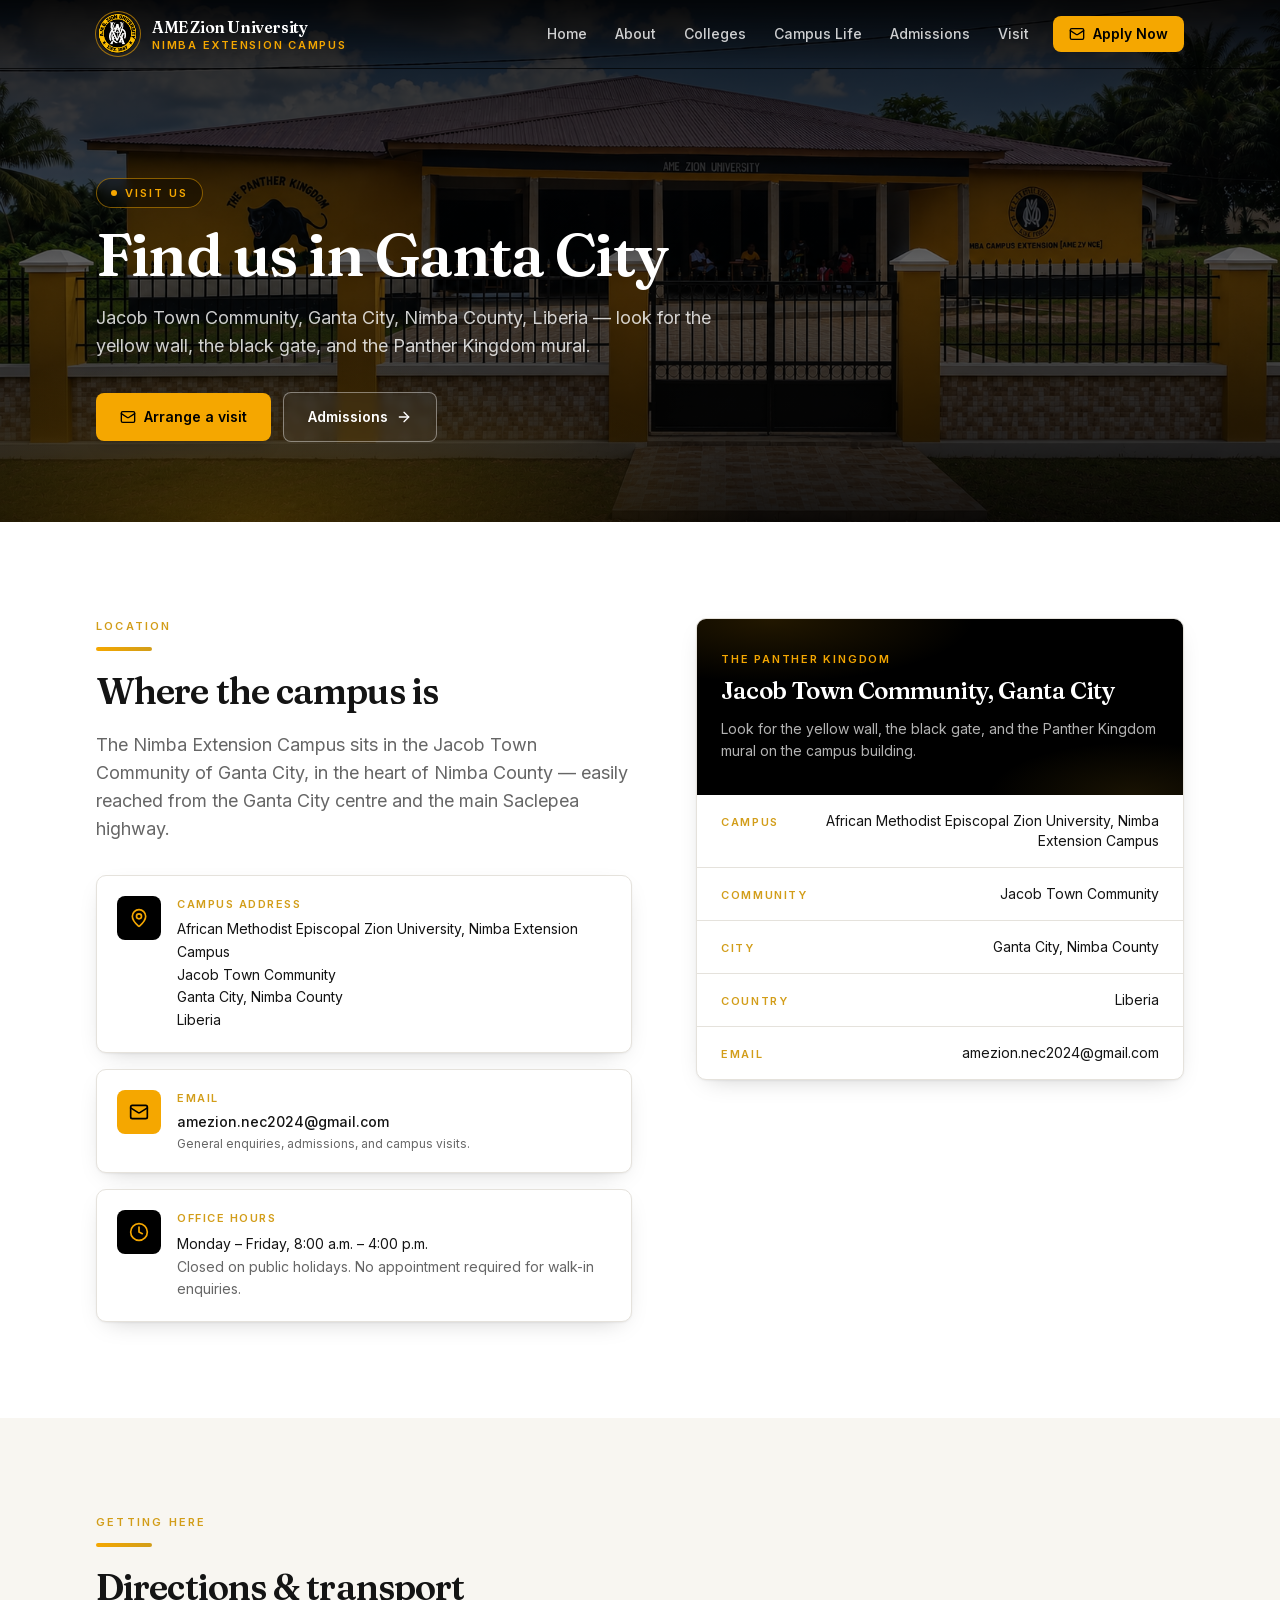
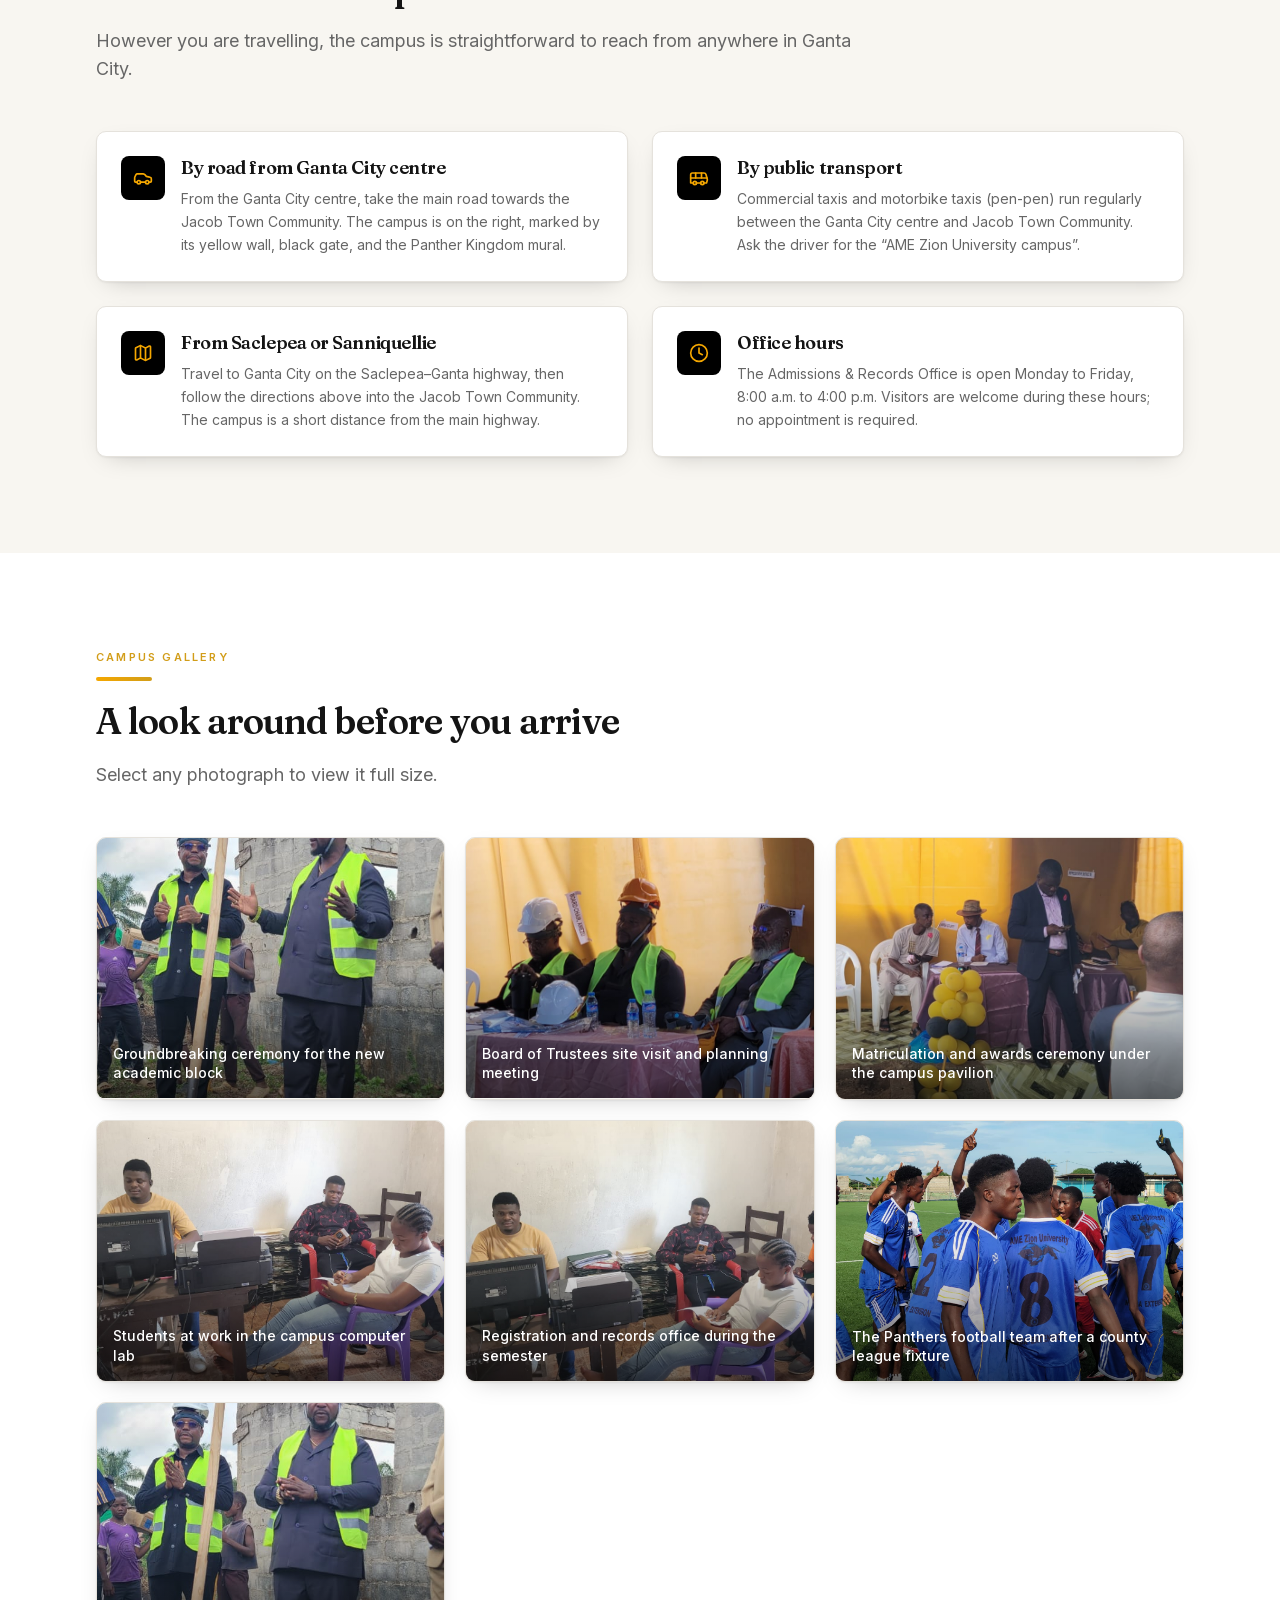
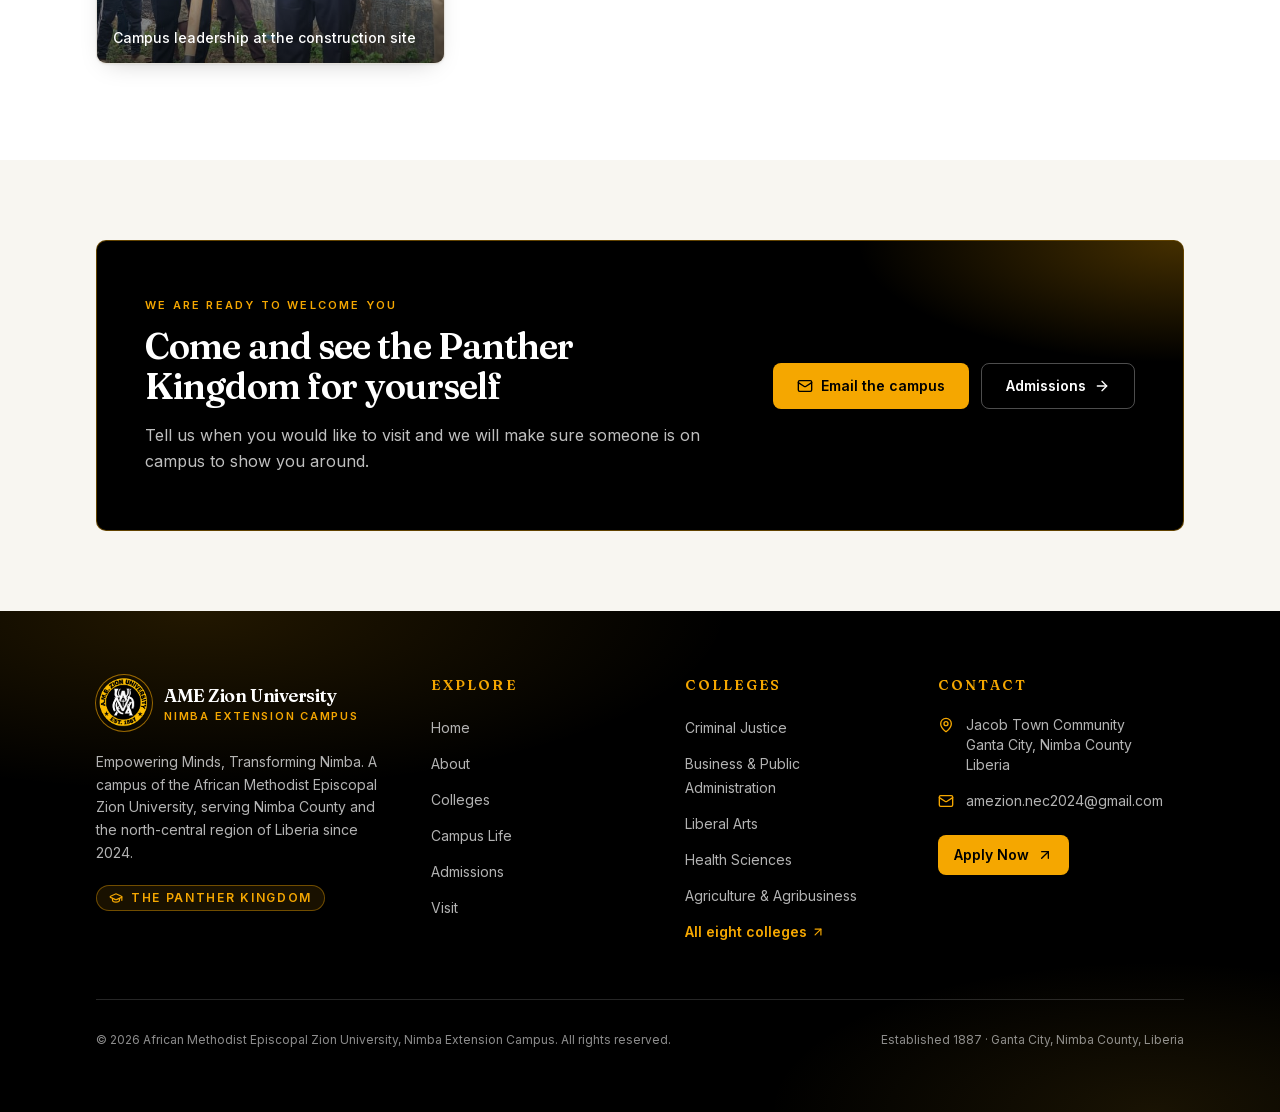
<file: visit/index.html>
<!DOCTYPE html><html lang="en"><head><meta charSet="utf-8"/><meta name="viewport" content="width=device-width, initial-scale=1"/><link rel="preload" href="/_next/static/media/03bda585a99c6450-s.p.32sris142tqlb.woff2" as="font" crossorigin="" type="font/woff2"/><link rel="preload" href="/_next/static/media/70bc3e132a0a741e-s.p.3t6q91iet4nsy.woff2" as="font" crossorigin="" type="font/woff2"/><link rel="preload" href="/_next/static/media/83afe278b6a6bb3c-s.p.2bn3s6zvc0dyp.woff2" as="font" crossorigin="" type="font/woff2"/><link rel="preload" as="image" href="/images/logo.png"/><link rel="preload" as="image" href="/images/campus-exterior.png"/><link rel="stylesheet" href="/_next/static/chunks/2w_a03q-xvbwy.css" data-precedence="next"/><link rel="preload" as="script" fetchPriority="low" href="/_next/static/chunks/3vze45w-rb2mv.js"/><script src="/_next/static/chunks/2r3my3tp317_f.js" async=""></script><script src="/_next/static/chunks/1am1fgf2m8sq4.js" async=""></script><script src="/_next/static/chunks/0ovzgmdhni61e.js" async=""></script><script src="/_next/static/chunks/turbopack-0k5z_875esr9_.js" async=""></script><script src="/_next/static/chunks/1kh88yjomvy9a.js" async="" crossorigin=""></script><script src="/_next/static/chunks/42k94k2l7inqh.js" async="" crossorigin=""></script><script src="/_next/static/chunks/0u5mbdy_vnth_.js" async="" crossorigin=""></script><script src="/_next/static/chunks/3gtemcqxmdmd_.js" async="" crossorigin=""></script><script src="/_next/static/chunks/2y4at2t1jg2cs.js" async="" crossorigin=""></script><script src="https://apps.abacus.ai/chatllm/appllm-lib.js" async=""></script><title>Visit | AME Zion University, Nimba Extension Campus</title><meta name="description" content="Visit the AME Zion University Nimba Extension Campus in Jacob Town Community, Ganta City, Nimba County, Liberia. Directions, transport information, office hours, and contact details."/><meta name="application-name" content="AME Zion University, Nimba Extension Campus"/><meta name="keywords" content="AME Zion University,Nimba Extension Campus,Ganta City university,Nimba County college,Liberia higher education,Panther Kingdom"/><meta property="og:title" content="AME Zion University | Nimba Extension Campus — The Panther Kingdom"/><meta property="og:description" content="The Nimba Extension Campus of the African Methodist Episcopal Zion University in Jacob Town Community, Ganta City, Nimba County, Liberia. Eight colleges, one mission: Empowering Minds, Transforming Nimba."/><meta property="og:url" content="https://11874ca120.na114.preview.abacusai.app/"/><meta property="og:site_name" content="AME Zion University, Nimba Extension Campus"/><meta property="og:locale" content="en_US"/><meta property="og:image" content="https://11874ca120.na114.preview.abacusai.app/og-image.png"/><meta property="og:image:width" content="1200"/><meta property="og:image:height" content="630"/><meta property="og:image:alt" content="AME Zion University, Nimba Extension Campus — Empowering Minds, Transforming Nimba"/><meta property="og:type" content="website"/><meta name="twitter:card" content="summary_large_image"/><meta name="twitter:title" content="AME Zion University | Nimba Extension Campus"/><meta name="twitter:description" content="The Nimba Extension Campus of the African Methodist Episcopal Zion University in Jacob Town Community, Ganta City, Nimba County, Liberia. Eight colleges, one mission: Empowering Minds, Transforming Nimba."/><meta name="twitter:image" content="https://11874ca120.na114.preview.abacusai.app/og-image.png"/><link rel="shortcut icon" href="/favicon.svg"/><link rel="icon" href="/favicon.svg"/><link rel="apple-touch-icon" href="/favicon.svg"/><meta name="next-size-adjust" content=""/><script src="/_next/static/chunks/0cz1d0mv5g_q7.js" noModule=""></script><script src="../site-enhancements.js" defer></script><script src="/github-pages.js" defer></script></head><body class="inter_fd091ad6-module__giF-bG__variable fraunces_ca873fe6-module__1rc9Oq__variable jetbrains_mono_6104e6b7-module__s6uLTa__variable font-sans antialiased"><div hidden=""><!--$--><!--/$--></div><script>((a,b,c,d,e,f,g,h)=>{let i=document.documentElement,j=["light","dark"],k="class"===a,l=k&&f?e.map(a=>f[a]||a):e;function m(b){var c;k?(i.classList.remove(...l),i.classList.add(b)):i.setAttribute(a,b),c=b,h&&j.includes(c)&&(i.style.colorScheme=c)}if(d)m(d);else try{let a=localStorage.getItem(b)||c,d=g&&"system"===a?window.matchMedia("(prefers-color-scheme: dark)").matches?"dark":"light":a;m(d)}catch(a){}})("class","theme","light","light",["light","dark"],null,false,true)</script><div class="flex min-h-screen flex-col bg-background"><header class="fixed inset-x-0 top-0 z-50 transition-all duration-normal border-b border-transparent bg-gradient-to-b from-black/70 to-transparent"><nav aria-label="Main navigation" class="mx-auto flex w-full max-w-6xl items-center justify-between gap-4 px-4 py-3 sm:px-6 lg:px-8"><a class="group flex items-center gap-3 rounded-md focus-visible:outline-none focus-visible:ring-2 focus-visible:ring-accent focus-visible:ring-offset-2" aria-label="African Methodist Episcopal Zion University Nimba Extension Campus — home" href="/"><span class="relative h-11 w-11 shrink-0 overflow-hidden rounded-full ring-1 ring-accent/60 transition-transform duration-fast group-hover:scale-105"><img alt="AME Zion University seal" decoding="async" data-nimg="fill" class="object-contain" style="position:absolute;height:100%;width:100%;left:0;top:0;right:0;bottom:0;color:transparent" src="/images/logo.png"/></span><span class="flex flex-col leading-tight"><span class="font-display text-[15px] font-semibold tracking-tight transition-colors duration-fast sm:text-base text-white">AME Zion University</span><span class="text-[10px] font-semibold uppercase tracking-[0.16em] transition-colors duration-fast sm:text-[11px] text-accent">Nimba Extension Campus</span></span></a><div class="hidden items-center gap-1 lg:flex"><a class="rounded-md px-3 py-2 text-sm font-medium transition-colors duration-fast text-white/80 hover:bg-white/10 hover:text-white" href="/">Home</a><a class="rounded-md px-3 py-2 text-sm font-medium transition-colors duration-fast text-white/80 hover:bg-white/10 hover:text-white" href="/about/">About</a><a class="rounded-md px-3 py-2 text-sm font-medium transition-colors duration-fast text-white/80 hover:bg-white/10 hover:text-white" href="/colleges/">Colleges</a><a class="rounded-md px-3 py-2 text-sm font-medium transition-colors duration-fast text-white/80 hover:bg-white/10 hover:text-white" href="/campus-life/">Campus Life</a><a class="rounded-md px-3 py-2 text-sm font-medium transition-colors duration-fast text-white/80 hover:bg-white/10 hover:text-white" href="/admissions/">Admissions</a><a class="rounded-md px-3 py-2 text-sm font-medium transition-colors duration-fast text-white/80 hover:bg-white/10 hover:text-white" href="/visit/">Visit</a><a class="ml-2 inline-flex items-center gap-2 rounded-md bg-accent px-4 py-2 text-sm font-semibold text-accent-foreground shadow-sm transition-all duration-fast hover:bg-gold-deep hover:shadow-md focus-visible:outline-none focus-visible:ring-2 focus-visible:ring-accent focus-visible:ring-offset-2" href="/admissions/"><svg xmlns="http://www.w3.org/2000/svg" width="24" height="24" viewBox="0 0 24 24" fill="none" stroke="currentColor" stroke-width="2" stroke-linecap="round" stroke-linejoin="round" class="lucide lucide-mail h-4 w-4" aria-hidden="true"><rect width="20" height="16" x="2" y="4" rx="2"></rect><path d="m22 7-8.97 5.7a1.94 1.94 0 0 1-2.06 0L2 7"></path></svg>Apply Now</a></div><button type="button" aria-expanded="false" aria-controls="mobile-menu" aria-label="Open menu" class="inline-flex h-10 w-10 items-center justify-center rounded-md transition-colors duration-fast lg:hidden text-white hover:bg-white/15"><svg xmlns="http://www.w3.org/2000/svg" width="24" height="24" viewBox="0 0 24 24" fill="none" stroke="currentColor" stroke-width="2" stroke-linecap="round" stroke-linejoin="round" class="lucide lucide-menu h-6 w-6" aria-hidden="true"><line x1="4" x2="20" y1="12" y2="12"></line><line x1="4" x2="20" y1="6" y2="6"></line><line x1="4" x2="20" y1="18" y2="18"></line></svg></button></nav><div id="mobile-menu" class="overflow-hidden border-t border-border bg-background transition-[max-height,opacity] duration-normal lg:hidden max-h-0 opacity-0"><div class="mx-auto flex w-full max-w-6xl flex-col gap-1 px-4 py-4 sm:px-6"><a class="rounded-md px-4 py-3 text-base font-medium transition-colors duration-fast text-muted-foreground hover:bg-muted hover:text-foreground" href="/">Home</a><a class="rounded-md px-4 py-3 text-base font-medium transition-colors duration-fast text-muted-foreground hover:bg-muted hover:text-foreground" href="/about/">About</a><a class="rounded-md px-4 py-3 text-base font-medium transition-colors duration-fast text-muted-foreground hover:bg-muted hover:text-foreground" href="/colleges/">Colleges</a><a class="rounded-md px-4 py-3 text-base font-medium transition-colors duration-fast text-muted-foreground hover:bg-muted hover:text-foreground" href="/campus-life/">Campus Life</a><a class="rounded-md px-4 py-3 text-base font-medium transition-colors duration-fast text-muted-foreground hover:bg-muted hover:text-foreground" href="/admissions/">Admissions</a><a class="rounded-md px-4 py-3 text-base font-medium transition-colors duration-fast text-muted-foreground hover:bg-muted hover:text-foreground" href="/visit/">Visit</a><a class="mt-2 inline-flex items-center justify-center gap-2 rounded-md bg-accent px-4 py-3 text-base font-semibold text-accent-foreground transition-colors duration-fast hover:bg-gold-deep" href="/admissions/"><svg xmlns="http://www.w3.org/2000/svg" width="24" height="24" viewBox="0 0 24 24" fill="none" stroke="currentColor" stroke-width="2" stroke-linecap="round" stroke-linejoin="round" class="lucide lucide-mail h-4 w-4" aria-hidden="true"><rect width="20" height="16" x="2" y="4" rx="2"></rect><path d="m22 7-8.97 5.7a1.94 1.94 0 0 1-2.06 0L2 7"></path></svg>Apply Now</a><a href="mailto:amezion.nec2024@gmail.com" class="mt-1 rounded-md px-4 py-3 text-sm text-muted-foreground transition-colors duration-fast hover:bg-muted hover:text-foreground">amezion.nec2024@gmail.com</a></div></div></header><main class="flex-1"><section class="relative isolate flex w-full overflow-hidden bg-ink min-h-[58vh]"><div class="absolute inset-0 -z-10" style="transform:none"><img alt="The yellow Nimba Extension Campus building with the Panther Kingdom mural and black entrance gate in Ganta City" decoding="async" data-nimg="fill" class="object-cover object-center" style="position:absolute;height:100%;width:100%;left:0;top:0;right:0;bottom:0;color:transparent" src="/images/campus-exterior.png"/></div><div aria-hidden="true" class="absolute inset-0 -z-10 bg-gradient-to-b from-black/85 via-black/60 to-black/90"></div><div aria-hidden="true" class="absolute inset-0 -z-10 bg-[radial-gradient(ellipse_60%_50%_at_20%_100%,rgba(245,168,0,0.22),transparent_65%)]"></div><div class="relative mx-auto flex w-full max-w-6xl flex-col justify-end px-4 pb-16 pt-36 sm:px-6 sm:pb-20 sm:pt-44 lg:px-8 items-start text-left"><div class="w-full max-w-3xl" style="opacity:1;transform:none"><p class="mb-4 inline-flex items-center gap-2 rounded-full border border-accent/50 bg-black/40 px-3.5 py-1.5 text-[11px] font-semibold uppercase tracking-[0.18em] text-accent backdrop-blur-sm"><span class="h-1.5 w-1.5 rounded-full bg-accent" aria-hidden="true"></span>Visit Us</p><h1 class="text-balance font-display text-4xl font-semibold leading-[1.05] tracking-tight text-white sm:text-5xl lg:text-6xl">Find us in Ganta City</h1><p class="mt-5 max-w-2xl text-base leading-relaxed text-white/80 sm:text-lg">Jacob Town Community, Ganta City, Nimba County, Liberia — look for the yellow wall, the black gate, and the Panther Kingdom mural.</p><div class="mt-8"><div class="flex flex-col gap-3 sm:flex-row sm:items-center"><a href="mailto:amezion.nec2024@gmail.com?subject=Campus%20visit%20enquiry" class="inline-flex items-center justify-center gap-2 rounded-md bg-accent px-6 py-3.5 text-sm font-semibold text-accent-foreground shadow-lg transition-all duration-fast hover:bg-gold-deep hover:shadow-xl focus-visible:outline-none focus-visible:ring-2 focus-visible:ring-accent focus-visible:ring-offset-2 focus-visible:ring-offset-black"><svg xmlns="http://www.w3.org/2000/svg" width="24" height="24" viewBox="0 0 24 24" fill="none" stroke="currentColor" stroke-width="2" stroke-linecap="round" stroke-linejoin="round" class="lucide lucide-mail h-4 w-4" aria-hidden="true"><rect width="20" height="16" x="2" y="4" rx="2"></rect><path d="m22 7-8.97 5.7a1.94 1.94 0 0 1-2.06 0L2 7"></path></svg>Arrange a visit</a><a class="inline-flex items-center justify-center gap-2 rounded-md border border-white/40 bg-white/5 px-6 py-3.5 text-sm font-semibold text-white backdrop-blur-sm transition-colors duration-fast hover:border-accent hover:bg-white/15 focus-visible:outline-none focus-visible:ring-2 focus-visible:ring-accent focus-visible:ring-offset-2 focus-visible:ring-offset-black" href="/admissions/">Admissions<svg xmlns="http://www.w3.org/2000/svg" width="24" height="24" viewBox="0 0 24 24" fill="none" stroke="currentColor" stroke-width="2" stroke-linecap="round" stroke-linejoin="round" class="lucide lucide-arrow-right h-4 w-4" aria-hidden="true"><path d="M5 12h14"></path><path d="m12 5 7 7-7 7"></path></svg></a></div></div></div></div></section><section class="py-16 sm:py-24 scroll-mt-28 bg-background"><div class="mx-auto w-full px-4 sm:px-6 lg:px-8 max-w-6xl"><div class="grid gap-12 lg:grid-cols-[1.1fr_1fr] lg:gap-16"><div style="opacity:0;transform:translateX(-20px)"><div class="max-w-3xl text-left"><p class="text-[11px] font-semibold uppercase tracking-[0.2em] text-gold-deep">Location</p><div aria-hidden="true" class="gold-rule mt-3 h-1 w-14 rounded-full"></div><h2 class="mt-5 text-balance font-display text-3xl font-semibold leading-tight tracking-tight sm:text-4xl text-foreground">Where the campus is</h2><p class="mt-5 text-base leading-relaxed sm:text-lg text-muted-foreground">The Nimba Extension Campus sits in the Jacob Town Community of Ganta City, in the heart of Nimba County — easily reached from the Ganta City centre and the main Saclepea highway.</p></div><div class="mt-8 space-y-4"><div class="flex gap-4 rounded-lg border border-border bg-card p-5 card-shadow"><span class="inline-flex h-11 w-11 shrink-0 items-center justify-center rounded-md bg-ink text-accent"><svg xmlns="http://www.w3.org/2000/svg" width="24" height="24" viewBox="0 0 24 24" fill="none" stroke="currentColor" stroke-width="2" stroke-linecap="round" stroke-linejoin="round" class="lucide lucide-map-pin h-5 w-5" aria-hidden="true"><path d="M20 10c0 4.993-5.539 10.193-7.399 11.799a1 1 0 0 1-1.202 0C9.539 20.193 4 14.993 4 10a8 8 0 0 1 16 0"></path><circle cx="12" cy="10" r="3"></circle></svg></span><div><p class="text-[11px] font-semibold uppercase tracking-[0.14em] text-gold-deep">Campus address</p><p class="mt-1.5 text-sm leading-relaxed text-foreground">African Methodist Episcopal Zion University<!-- -->, <!-- -->Nimba Extension Campus<br/>Jacob Town Community<br/>Ganta City<!-- -->, <!-- -->Nimba County<br/>Liberia</p></div></div><div class="flex gap-4 rounded-lg border border-border bg-card p-5 card-shadow"><span class="inline-flex h-11 w-11 shrink-0 items-center justify-center rounded-md bg-accent text-accent-foreground"><svg xmlns="http://www.w3.org/2000/svg" width="24" height="24" viewBox="0 0 24 24" fill="none" stroke="currentColor" stroke-width="2" stroke-linecap="round" stroke-linejoin="round" class="lucide lucide-mail h-5 w-5" aria-hidden="true"><rect width="20" height="16" x="2" y="4" rx="2"></rect><path d="m22 7-8.97 5.7a1.94 1.94 0 0 1-2.06 0L2 7"></path></svg></span><div><p class="text-[11px] font-semibold uppercase tracking-[0.14em] text-gold-deep">Email</p><a href="mailto:amezion.nec2024@gmail.com" class="mt-1.5 block break-all text-sm font-medium text-foreground transition-colors duration-fast hover:text-gold-deep"><span>amezion.nec2024@gmail.com</span></a><p class="mt-1 text-xs text-muted-foreground">General enquiries, admissions, and campus visits.</p></div></div><div class="flex gap-4 rounded-lg border border-border bg-card p-5 card-shadow"><span class="inline-flex h-11 w-11 shrink-0 items-center justify-center rounded-md bg-ink text-accent"><svg xmlns="http://www.w3.org/2000/svg" width="24" height="24" viewBox="0 0 24 24" fill="none" stroke="currentColor" stroke-width="2" stroke-linecap="round" stroke-linejoin="round" class="lucide lucide-clock h-5 w-5" aria-hidden="true"><circle cx="12" cy="12" r="10"></circle><polyline points="12 6 12 12 16 14"></polyline></svg></span><div><p class="text-[11px] font-semibold uppercase tracking-[0.14em] text-gold-deep">Office hours</p><p class="mt-1.5 text-sm leading-relaxed text-foreground">Monday – Friday, 8:00 a.m. – 4:00 p.m.<br/><span class="text-muted-foreground">Closed on public holidays. No appointment required for walk-in enquiries.</span></p></div></div></div></div><div style="opacity:0;transform:translateX(20px)"><div class="overflow-hidden rounded-lg border border-border bg-card card-shadow"><div class="ink-texture px-6 py-8 text-white"><p class="text-[11px] font-semibold uppercase tracking-[0.16em] text-accent">The Panther Kingdom</p><p class="mt-2 font-display text-2xl font-semibold leading-tight tracking-tight">Jacob Town Community, Ganta City</p><p class="mt-3 text-sm leading-relaxed text-white/70">Look for the yellow wall, the black gate, and the Panther Kingdom mural on the campus building.</p></div><dl class="divide-y divide-border"><div class="flex flex-col gap-1 px-6 py-4 sm:flex-row sm:items-baseline sm:justify-between sm:gap-6"><dt class="text-[11px] font-semibold uppercase tracking-[0.14em] text-gold-deep">Campus</dt><dd class="text-sm text-foreground sm:text-right">African Methodist Episcopal Zion University, Nimba Extension Campus</dd></div><div class="flex flex-col gap-1 px-6 py-4 sm:flex-row sm:items-baseline sm:justify-between sm:gap-6"><dt class="text-[11px] font-semibold uppercase tracking-[0.14em] text-gold-deep">Community</dt><dd class="text-sm text-foreground sm:text-right">Jacob Town Community</dd></div><div class="flex flex-col gap-1 px-6 py-4 sm:flex-row sm:items-baseline sm:justify-between sm:gap-6"><dt class="text-[11px] font-semibold uppercase tracking-[0.14em] text-gold-deep">City</dt><dd class="text-sm text-foreground sm:text-right">Ganta City, Nimba County</dd></div><div class="flex flex-col gap-1 px-6 py-4 sm:flex-row sm:items-baseline sm:justify-between sm:gap-6"><dt class="text-[11px] font-semibold uppercase tracking-[0.14em] text-gold-deep">Country</dt><dd class="text-sm text-foreground sm:text-right">Liberia</dd></div><div class="flex flex-col gap-1 px-6 py-4 sm:flex-row sm:items-baseline sm:justify-between sm:gap-6"><dt class="text-[11px] font-semibold uppercase tracking-[0.14em] text-gold-deep">Email</dt><dd class="text-sm text-foreground sm:text-right"><span>amezion.nec2024@gmail.com</span></dd></div></dl></div></div></div></div></section><section class="py-16 sm:py-24 scroll-mt-28 bg-secondary"><div class="mx-auto w-full px-4 sm:px-6 lg:px-8 max-w-6xl"><div style="opacity:0;transform:translateY(8px)"><div class="max-w-3xl text-left"><p class="text-[11px] font-semibold uppercase tracking-[0.2em] text-gold-deep">Getting Here</p><div aria-hidden="true" class="gold-rule mt-3 h-1 w-14 rounded-full"></div><h2 class="mt-5 text-balance font-display text-3xl font-semibold leading-tight tracking-tight sm:text-4xl text-foreground">Directions &amp; transport</h2><p class="mt-5 text-base leading-relaxed sm:text-lg text-muted-foreground">However you are travelling, the campus is straightforward to reach from anywhere in Ganta City.</p></div></div><div class="mt-12 grid gap-6 sm:grid-cols-2"><div class="h-full" style="opacity:0;transform:translateY(16px)"><article class="flex h-full gap-4 rounded-lg border border-border bg-card p-6 card-shadow transition-all duration-normal hover:-translate-y-1 hover:border-accent/60 hover:card-shadow-hover"><span class="inline-flex h-11 w-11 shrink-0 items-center justify-center rounded-md bg-ink text-accent"><svg xmlns="http://www.w3.org/2000/svg" width="24" height="24" viewBox="0 0 24 24" fill="none" stroke="currentColor" stroke-width="2" stroke-linecap="round" stroke-linejoin="round" class="lucide lucide-car h-5 w-5" aria-hidden="true"><path d="M19 17h2c.6 0 1-.4 1-1v-3c0-.9-.7-1.7-1.5-1.9C18.7 10.6 16 10 16 10s-1.3-1.4-2.2-2.3c-.5-.4-1.1-.7-1.8-.7H5c-.6 0-1.1.4-1.4.9l-1.4 2.9A3.7 3.7 0 0 0 2 12v4c0 .6.4 1 1 1h2"></path><circle cx="7" cy="17" r="2"></circle><path d="M9 17h6"></path><circle cx="17" cy="17" r="2"></circle></svg></span><div><h3 class="font-display text-lg font-semibold leading-snug tracking-tight text-foreground">By road from Ganta City centre</h3><p class="mt-2 text-sm leading-relaxed text-muted-foreground">From the Ganta City centre, take the main road towards the Jacob Town Community. The campus is on the right, marked by its yellow wall, black gate, and the Panther Kingdom mural.</p></div></article></div><div class="h-full" style="opacity:0;transform:translateY(16px)"><article class="flex h-full gap-4 rounded-lg border border-border bg-card p-6 card-shadow transition-all duration-normal hover:-translate-y-1 hover:border-accent/60 hover:card-shadow-hover"><span class="inline-flex h-11 w-11 shrink-0 items-center justify-center rounded-md bg-ink text-accent"><svg xmlns="http://www.w3.org/2000/svg" width="24" height="24" viewBox="0 0 24 24" fill="none" stroke="currentColor" stroke-width="2" stroke-linecap="round" stroke-linejoin="round" class="lucide lucide-bus h-5 w-5" aria-hidden="true"><path d="M8 6v6"></path><path d="M15 6v6"></path><path d="M2 12h19.6"></path><path d="M18 18h3s.5-1.7.8-2.8c.1-.4.2-.8.2-1.2 0-.4-.1-.8-.2-1.2l-1.4-5C20.1 6.8 19.1 6 18 6H4a2 2 0 0 0-2 2v10h3"></path><circle cx="7" cy="18" r="2"></circle><path d="M9 18h5"></path><circle cx="16" cy="18" r="2"></circle></svg></span><div><h3 class="font-display text-lg font-semibold leading-snug tracking-tight text-foreground">By public transport</h3><p class="mt-2 text-sm leading-relaxed text-muted-foreground">Commercial taxis and motorbike taxis (pen-pen) run regularly between the Ganta City centre and Jacob Town Community. Ask the driver for the “AME Zion University campus”.</p></div></article></div><div class="h-full" style="opacity:0;transform:translateY(16px)"><article class="flex h-full gap-4 rounded-lg border border-border bg-card p-6 card-shadow transition-all duration-normal hover:-translate-y-1 hover:border-accent/60 hover:card-shadow-hover"><span class="inline-flex h-11 w-11 shrink-0 items-center justify-center rounded-md bg-ink text-accent"><svg xmlns="http://www.w3.org/2000/svg" width="24" height="24" viewBox="0 0 24 24" fill="none" stroke="currentColor" stroke-width="2" stroke-linecap="round" stroke-linejoin="round" class="lucide lucide-map h-5 w-5" aria-hidden="true"><path d="M14.106 5.553a2 2 0 0 0 1.788 0l3.659-1.83A1 1 0 0 1 21 4.619v12.764a1 1 0 0 1-.553.894l-4.553 2.277a2 2 0 0 1-1.788 0l-4.212-2.106a2 2 0 0 0-1.788 0l-3.659 1.83A1 1 0 0 1 3 19.381V6.618a1 1 0 0 1 .553-.894l4.553-2.277a2 2 0 0 1 1.788 0z"></path><path d="M15 5.764v15"></path><path d="M9 3.236v15"></path></svg></span><div><h3 class="font-display text-lg font-semibold leading-snug tracking-tight text-foreground">From Saclepea or Sanniquellie</h3><p class="mt-2 text-sm leading-relaxed text-muted-foreground">Travel to Ganta City on the Saclepea–Ganta highway, then follow the directions above into the Jacob Town Community. The campus is a short distance from the main highway.</p></div></article></div><div class="h-full" style="opacity:0;transform:translateY(16px)"><article class="flex h-full gap-4 rounded-lg border border-border bg-card p-6 card-shadow transition-all duration-normal hover:-translate-y-1 hover:border-accent/60 hover:card-shadow-hover"><span class="inline-flex h-11 w-11 shrink-0 items-center justify-center rounded-md bg-ink text-accent"><svg xmlns="http://www.w3.org/2000/svg" width="24" height="24" viewBox="0 0 24 24" fill="none" stroke="currentColor" stroke-width="2" stroke-linecap="round" stroke-linejoin="round" class="lucide lucide-clock h-5 w-5" aria-hidden="true"><circle cx="12" cy="12" r="10"></circle><polyline points="12 6 12 12 16 14"></polyline></svg></span><div><h3 class="font-display text-lg font-semibold leading-snug tracking-tight text-foreground">Office hours</h3><p class="mt-2 text-sm leading-relaxed text-muted-foreground">The Admissions &amp; Records Office is open Monday to Friday, 8:00 a.m. to 4:00 p.m. Visitors are welcome during these hours; no appointment is required.</p></div></article></div></div></div></section><section class="py-16 sm:py-24 scroll-mt-28 bg-background"><div class="mx-auto w-full px-4 sm:px-6 lg:px-8 max-w-6xl"><div style="opacity:0;transform:translateY(8px)"><div class="max-w-3xl text-left"><p class="text-[11px] font-semibold uppercase tracking-[0.2em] text-gold-deep">Campus Gallery</p><div aria-hidden="true" class="gold-rule mt-3 h-1 w-14 rounded-full"></div><h2 class="mt-5 text-balance font-display text-3xl font-semibold leading-tight tracking-tight sm:text-4xl text-foreground">A look around before you arrive</h2><p class="mt-5 text-base leading-relaxed sm:text-lg text-muted-foreground">Select any photograph to view it full size.</p></div></div><div class="mt-12"><div class="grid grid-cols-1 gap-5 sm:grid-cols-2 lg:grid-cols-3"><button type="button" aria-label="View larger image: Groundbreaking ceremony for the new academic block" class="group relative block overflow-hidden rounded-lg border border-border bg-muted text-left card-shadow transition-all duration-normal hover:-translate-y-1 hover:border-accent/60 hover:card-shadow-hover focus-visible:outline-none focus-visible:ring-2 focus-visible:ring-accent focus-visible:ring-offset-2"><div class="relative aspect-[4/3] w-full"><img alt="Officials in hard hats and safety vests breaking ground with shovels" loading="lazy" decoding="async" data-nimg="fill" class="object-cover transition-transform duration-slow group-hover:scale-105" style="position:absolute;height:100%;width:100%;left:0;top:0;right:0;bottom:0;color:transparent" src="/images/groundbreaking-1.jpg"/><span class="absolute inset-0 bg-gradient-to-t from-black/75 via-black/10 to-transparent opacity-80 transition-opacity duration-normal group-hover:opacity-95"></span><span class="absolute right-3 top-3 inline-flex h-8 w-8 items-center justify-center rounded-full bg-black/60 text-white opacity-0 backdrop-blur-sm transition-opacity duration-normal group-hover:opacity-100"><svg xmlns="http://www.w3.org/2000/svg" width="24" height="24" viewBox="0 0 24 24" fill="none" stroke="currentColor" stroke-width="2" stroke-linecap="round" stroke-linejoin="round" class="lucide lucide-zoom-in h-4 w-4" aria-hidden="true"><circle cx="11" cy="11" r="8"></circle><line x1="21" x2="16.65" y1="21" y2="16.65"></line><line x1="11" x2="11" y1="8" y2="14"></line><line x1="8" x2="14" y1="11" y2="11"></line></svg></span><span class="absolute inset-x-0 bottom-0 p-4 text-sm font-medium leading-snug text-white">Groundbreaking ceremony for the new academic block</span></div></button><button type="button" aria-label="View larger image: Board of Trustees site visit and planning meeting" class="group relative block overflow-hidden rounded-lg border border-border bg-muted text-left card-shadow transition-all duration-normal hover:-translate-y-1 hover:border-accent/60 hover:card-shadow-hover focus-visible:outline-none focus-visible:ring-2 focus-visible:ring-accent focus-visible:ring-offset-2"><div class="relative aspect-[4/3] w-full"><img alt="Board members in safety vests seated at a table during an official meeting" loading="lazy" decoding="async" data-nimg="fill" class="object-cover transition-transform duration-slow group-hover:scale-105" style="position:absolute;height:100%;width:100%;left:0;top:0;right:0;bottom:0;color:transparent" src="/images/board-meeting.jpg"/><span class="absolute inset-0 bg-gradient-to-t from-black/75 via-black/10 to-transparent opacity-80 transition-opacity duration-normal group-hover:opacity-95"></span><span class="absolute right-3 top-3 inline-flex h-8 w-8 items-center justify-center rounded-full bg-black/60 text-white opacity-0 backdrop-blur-sm transition-opacity duration-normal group-hover:opacity-100"><svg xmlns="http://www.w3.org/2000/svg" width="24" height="24" viewBox="0 0 24 24" fill="none" stroke="currentColor" stroke-width="2" stroke-linecap="round" stroke-linejoin="round" class="lucide lucide-zoom-in h-4 w-4" aria-hidden="true"><circle cx="11" cy="11" r="8"></circle><line x1="21" x2="16.65" y1="21" y2="16.65"></line><line x1="11" x2="11" y1="8" y2="14"></line><line x1="8" x2="14" y1="11" y2="11"></line></svg></span><span class="absolute inset-x-0 bottom-0 p-4 text-sm font-medium leading-snug text-white">Board of Trustees site visit and planning meeting</span></div></button><button type="button" aria-label="View larger image: Matriculation and awards ceremony under the campus pavilion" class="group relative block overflow-hidden rounded-lg border border-border bg-muted text-left card-shadow transition-all duration-normal hover:-translate-y-1 hover:border-accent/60 hover:card-shadow-hover focus-visible:outline-none focus-visible:ring-2 focus-visible:ring-accent focus-visible:ring-offset-2"><div class="relative aspect-[4/3] w-full"><img alt="Formal university ceremony with black and gold balloons" loading="lazy" decoding="async" data-nimg="fill" class="object-cover transition-transform duration-slow group-hover:scale-105" style="position:absolute;height:100%;width:100%;left:0;top:0;right:0;bottom:0;color:transparent" src="/images/formal-event.jpg"/><span class="absolute inset-0 bg-gradient-to-t from-black/75 via-black/10 to-transparent opacity-80 transition-opacity duration-normal group-hover:opacity-95"></span><span class="absolute right-3 top-3 inline-flex h-8 w-8 items-center justify-center rounded-full bg-black/60 text-white opacity-0 backdrop-blur-sm transition-opacity duration-normal group-hover:opacity-100"><svg xmlns="http://www.w3.org/2000/svg" width="24" height="24" viewBox="0 0 24 24" fill="none" stroke="currentColor" stroke-width="2" stroke-linecap="round" stroke-linejoin="round" class="lucide lucide-zoom-in h-4 w-4" aria-hidden="true"><circle cx="11" cy="11" r="8"></circle><line x1="21" x2="16.65" y1="21" y2="16.65"></line><line x1="11" x2="11" y1="8" y2="14"></line><line x1="8" x2="14" y1="11" y2="11"></line></svg></span><span class="absolute inset-x-0 bottom-0 p-4 text-sm font-medium leading-snug text-white">Matriculation and awards ceremony under the campus pavilion</span></div></button><button type="button" aria-label="View larger image: Students at work in the campus computer lab" class="group relative block overflow-hidden rounded-lg border border-border bg-muted text-left card-shadow transition-all duration-normal hover:-translate-y-1 hover:border-accent/60 hover:card-shadow-hover focus-visible:outline-none focus-visible:ring-2 focus-visible:ring-accent focus-visible:ring-offset-2"><div class="relative aspect-[4/3] w-full"><img alt="Students working at computers and a printer in the campus computer lab" loading="lazy" decoding="async" data-nimg="fill" class="object-cover transition-transform duration-slow group-hover:scale-105" style="position:absolute;height:100%;width:100%;left:0;top:0;right:0;bottom:0;color:transparent" src="/images/computer-lab-1.jpg"/><span class="absolute inset-0 bg-gradient-to-t from-black/75 via-black/10 to-transparent opacity-80 transition-opacity duration-normal group-hover:opacity-95"></span><span class="absolute right-3 top-3 inline-flex h-8 w-8 items-center justify-center rounded-full bg-black/60 text-white opacity-0 backdrop-blur-sm transition-opacity duration-normal group-hover:opacity-100"><svg xmlns="http://www.w3.org/2000/svg" width="24" height="24" viewBox="0 0 24 24" fill="none" stroke="currentColor" stroke-width="2" stroke-linecap="round" stroke-linejoin="round" class="lucide lucide-zoom-in h-4 w-4" aria-hidden="true"><circle cx="11" cy="11" r="8"></circle><line x1="21" x2="16.65" y1="21" y2="16.65"></line><line x1="11" x2="11" y1="8" y2="14"></line><line x1="8" x2="14" y1="11" y2="11"></line></svg></span><span class="absolute inset-x-0 bottom-0 p-4 text-sm font-medium leading-snug text-white">Students at work in the campus computer lab</span></div></button><button type="button" aria-label="View larger image: Registration and records office during the semester" class="group relative block overflow-hidden rounded-lg border border-border bg-muted text-left card-shadow transition-all duration-normal hover:-translate-y-1 hover:border-accent/60 hover:card-shadow-hover focus-visible:outline-none focus-visible:ring-2 focus-visible:ring-accent focus-visible:ring-offset-2"><div class="relative aspect-[4/3] w-full"><img alt="Students studying and using campus office equipment" loading="lazy" decoding="async" data-nimg="fill" class="object-cover transition-transform duration-slow group-hover:scale-105" style="position:absolute;height:100%;width:100%;left:0;top:0;right:0;bottom:0;color:transparent" src="/images/computer-lab-2.jpg"/><span class="absolute inset-0 bg-gradient-to-t from-black/75 via-black/10 to-transparent opacity-80 transition-opacity duration-normal group-hover:opacity-95"></span><span class="absolute right-3 top-3 inline-flex h-8 w-8 items-center justify-center rounded-full bg-black/60 text-white opacity-0 backdrop-blur-sm transition-opacity duration-normal group-hover:opacity-100"><svg xmlns="http://www.w3.org/2000/svg" width="24" height="24" viewBox="0 0 24 24" fill="none" stroke="currentColor" stroke-width="2" stroke-linecap="round" stroke-linejoin="round" class="lucide lucide-zoom-in h-4 w-4" aria-hidden="true"><circle cx="11" cy="11" r="8"></circle><line x1="21" x2="16.65" y1="21" y2="16.65"></line><line x1="11" x2="11" y1="8" y2="14"></line><line x1="8" x2="14" y1="11" y2="11"></line></svg></span><span class="absolute inset-x-0 bottom-0 p-4 text-sm font-medium leading-snug text-white">Registration and records office during the semester</span></div></button><button type="button" aria-label="View larger image: The Panthers football team after a county league fixture" class="group relative block overflow-hidden rounded-lg border border-border bg-muted text-left card-shadow transition-all duration-normal hover:-translate-y-1 hover:border-accent/60 hover:card-shadow-hover focus-visible:outline-none focus-visible:ring-2 focus-visible:ring-accent focus-visible:ring-offset-2"><div class="relative aspect-[4/3] w-full"><img alt="AME Zion University football team in blue jerseys celebrating on the pitch" loading="lazy" decoding="async" data-nimg="fill" class="object-cover transition-transform duration-slow group-hover:scale-105" style="position:absolute;height:100%;width:100%;left:0;top:0;right:0;bottom:0;color:transparent" src="/images/football-team.jpg"/><span class="absolute inset-0 bg-gradient-to-t from-black/75 via-black/10 to-transparent opacity-80 transition-opacity duration-normal group-hover:opacity-95"></span><span class="absolute right-3 top-3 inline-flex h-8 w-8 items-center justify-center rounded-full bg-black/60 text-white opacity-0 backdrop-blur-sm transition-opacity duration-normal group-hover:opacity-100"><svg xmlns="http://www.w3.org/2000/svg" width="24" height="24" viewBox="0 0 24 24" fill="none" stroke="currentColor" stroke-width="2" stroke-linecap="round" stroke-linejoin="round" class="lucide lucide-zoom-in h-4 w-4" aria-hidden="true"><circle cx="11" cy="11" r="8"></circle><line x1="21" x2="16.65" y1="21" y2="16.65"></line><line x1="11" x2="11" y1="8" y2="14"></line><line x1="8" x2="14" y1="11" y2="11"></line></svg></span><span class="absolute inset-x-0 bottom-0 p-4 text-sm font-medium leading-snug text-white">The Panthers football team after a county league fixture</span></div></button><button type="button" aria-label="View larger image: Campus leadership at the construction site" class="group relative block overflow-hidden rounded-lg border border-border bg-muted text-left card-shadow transition-all duration-normal hover:-translate-y-1 hover:border-accent/60 hover:card-shadow-hover focus-visible:outline-none focus-visible:ring-2 focus-visible:ring-accent focus-visible:ring-offset-2"><div class="relative aspect-[4/3] w-full"><img alt="University officials standing at the construction site of the new campus building" loading="lazy" decoding="async" data-nimg="fill" class="object-cover transition-transform duration-slow group-hover:scale-105" style="position:absolute;height:100%;width:100%;left:0;top:0;right:0;bottom:0;color:transparent" src="/images/groundbreaking-2.jpg"/><span class="absolute inset-0 bg-gradient-to-t from-black/75 via-black/10 to-transparent opacity-80 transition-opacity duration-normal group-hover:opacity-95"></span><span class="absolute right-3 top-3 inline-flex h-8 w-8 items-center justify-center rounded-full bg-black/60 text-white opacity-0 backdrop-blur-sm transition-opacity duration-normal group-hover:opacity-100"><svg xmlns="http://www.w3.org/2000/svg" width="24" height="24" viewBox="0 0 24 24" fill="none" stroke="currentColor" stroke-width="2" stroke-linecap="round" stroke-linejoin="round" class="lucide lucide-zoom-in h-4 w-4" aria-hidden="true"><circle cx="11" cy="11" r="8"></circle><line x1="21" x2="16.65" y1="21" y2="16.65"></line><line x1="11" x2="11" y1="8" y2="14"></line><line x1="8" x2="14" y1="11" y2="11"></line></svg></span><span class="absolute inset-x-0 bottom-0 p-4 text-sm font-medium leading-snug text-white">Campus leadership at the construction site</span></div></button></div></div></div></section><section class="bg-secondary"><div class="mx-auto w-full max-w-6xl px-4 py-16 sm:px-6 sm:py-20 lg:px-8"><div class="relative overflow-hidden rounded-lg border border-accent/40 bg-ink px-6 py-12 text-white sm:px-12 sm:py-14"><div aria-hidden="true" class="absolute inset-0 bg-[radial-gradient(ellipse_50%_70%_at_100%_0%,rgba(245,168,0,0.28),transparent_60%)]"></div><div class="relative flex flex-col gap-8 lg:flex-row lg:items-center lg:justify-between"><div class="max-w-2xl"><p class="text-[11px] font-semibold uppercase tracking-[0.2em] text-accent">We Are Ready to Welcome You</p><h2 class="mt-3 text-balance font-display text-3xl font-semibold leading-tight tracking-tight sm:text-4xl">Come and see the Panther Kingdom for yourself</h2><p class="mt-4 text-base leading-relaxed text-white/75">Tell us when you would like to visit and we will make sure someone is on campus to show you around.</p></div><div class="flex shrink-0 flex-col gap-3 sm:flex-row lg:flex-col xl:flex-row"><a class="inline-flex items-center justify-center gap-2 rounded-md bg-accent px-6 py-3 text-sm font-semibold text-accent-foreground transition-all duration-fast hover:bg-gold-deep hover:shadow-lg focus-visible:outline-none focus-visible:ring-2 focus-visible:ring-accent focus-visible:ring-offset-2 focus-visible:ring-offset-ink" href="mailto:amezion.nec2024@gmail.com?subject=Campus%20visit%20enquiry"><svg xmlns="http://www.w3.org/2000/svg" width="24" height="24" viewBox="0 0 24 24" fill="none" stroke="currentColor" stroke-width="2" stroke-linecap="round" stroke-linejoin="round" class="lucide lucide-mail h-4 w-4" aria-hidden="true"><rect width="20" height="16" x="2" y="4" rx="2"></rect><path d="m22 7-8.97 5.7a1.94 1.94 0 0 1-2.06 0L2 7"></path></svg>Email the campus</a><a class="inline-flex items-center justify-center gap-2 rounded-md border border-white/30 px-6 py-3 text-sm font-semibold text-white transition-colors duration-fast hover:border-accent hover:bg-white/10 focus-visible:outline-none focus-visible:ring-2 focus-visible:ring-accent focus-visible:ring-offset-2 focus-visible:ring-offset-ink" href="/admissions/">Admissions<svg xmlns="http://www.w3.org/2000/svg" width="24" height="24" viewBox="0 0 24 24" fill="none" stroke="currentColor" stroke-width="2" stroke-linecap="round" stroke-linejoin="round" class="lucide lucide-arrow-right h-4 w-4" aria-hidden="true"><path d="M5 12h14"></path><path d="m12 5 7 7-7 7"></path></svg></a></div></div></div></div></section><!--$--><!--/$--></main><footer class="ink-texture text-white"><div class="mx-auto w-full max-w-6xl px-4 py-16 sm:px-6 lg:px-8"><div class="grid gap-12 lg:grid-cols-[1.4fr_1fr_1fr_1.2fr]"><div><div class="flex items-center gap-3"><span class="relative h-14 w-14 shrink-0 overflow-hidden rounded-full ring-1 ring-accent/60"><img alt="AME Zion University seal" loading="lazy" decoding="async" data-nimg="fill" class="object-contain" style="position:absolute;height:100%;width:100%;left:0;top:0;right:0;bottom:0;color:transparent" src="/images/logo.png"/></span><div class="leading-tight"><p class="font-display text-lg font-semibold tracking-tight text-white">AME Zion University</p><p class="text-[11px] font-semibold uppercase tracking-[0.16em] text-accent">Nimba Extension Campus</p></div></div><p class="mt-5 max-w-sm text-sm leading-relaxed text-white/70">Empowering Minds, Transforming Nimba<!-- -->. A campus of the African Methodist Episcopal Zion University, serving Nimba County and the north-central region of Liberia since 2024.</p><p class="mt-5 inline-flex items-center gap-2 rounded-full border border-accent/40 bg-accent/10 px-3 py-1 text-xs font-semibold uppercase tracking-[0.14em] text-accent"><svg xmlns="http://www.w3.org/2000/svg" width="24" height="24" viewBox="0 0 24 24" fill="none" stroke="currentColor" stroke-width="2" stroke-linecap="round" stroke-linejoin="round" class="lucide lucide-graduation-cap h-3.5 w-3.5" aria-hidden="true"><path d="M21.42 10.922a1 1 0 0 0-.019-1.838L12.83 5.18a2 2 0 0 0-1.66 0L2.6 9.08a1 1 0 0 0 0 1.832l8.57 3.908a2 2 0 0 0 1.66 0z"></path><path d="M22 10v6"></path><path d="M6 12.5V16a6 3 0 0 0 12 0v-3.5"></path></svg>The Panther Kingdom</p></div><div><h2 class="font-display text-sm font-semibold uppercase tracking-[0.16em] text-accent">Explore</h2><ul class="mt-5 space-y-3"><li><a class="text-sm text-white/70 transition-colors duration-fast hover:text-accent" href="/">Home</a></li><li><a class="text-sm text-white/70 transition-colors duration-fast hover:text-accent" href="/about/">About</a></li><li><a class="text-sm text-white/70 transition-colors duration-fast hover:text-accent" href="/colleges/">Colleges</a></li><li><a class="text-sm text-white/70 transition-colors duration-fast hover:text-accent" href="/campus-life/">Campus Life</a></li><li><a class="text-sm text-white/70 transition-colors duration-fast hover:text-accent" href="/admissions/">Admissions</a></li><li><a class="text-sm text-white/70 transition-colors duration-fast hover:text-accent" href="/visit/">Visit</a></li></ul></div><div><h2 class="font-display text-sm font-semibold uppercase tracking-[0.16em] text-accent">Colleges</h2><ul class="mt-5 space-y-3"><li><a class="text-sm text-white/70 transition-colors duration-fast hover:text-accent" href="/colleges/">Criminal Justice</a></li><li><a class="text-sm text-white/70 transition-colors duration-fast hover:text-accent" href="/colleges/">Business &amp; Public Administration</a></li><li><a class="text-sm text-white/70 transition-colors duration-fast hover:text-accent" href="/colleges/">Liberal Arts</a></li><li><a class="text-sm text-white/70 transition-colors duration-fast hover:text-accent" href="/colleges/">Health Sciences</a></li><li><a class="text-sm text-white/70 transition-colors duration-fast hover:text-accent" href="/colleges/">Agriculture &amp; Agribusiness</a></li><li><a class="inline-flex items-center gap-1 text-sm font-semibold text-accent transition-colors duration-fast hover:text-white" href="/colleges/">All eight colleges<svg xmlns="http://www.w3.org/2000/svg" width="24" height="24" viewBox="0 0 24 24" fill="none" stroke="currentColor" stroke-width="2" stroke-linecap="round" stroke-linejoin="round" class="lucide lucide-arrow-up-right h-3.5 w-3.5" aria-hidden="true"><path d="M7 7h10v10"></path><path d="M7 17 17 7"></path></svg></a></li></ul></div><div><h2 class="font-display text-sm font-semibold uppercase tracking-[0.16em] text-accent">Contact</h2><ul class="mt-5 space-y-4 text-sm text-white/70"><li class="flex gap-3"><svg xmlns="http://www.w3.org/2000/svg" width="24" height="24" viewBox="0 0 24 24" fill="none" stroke="currentColor" stroke-width="2" stroke-linecap="round" stroke-linejoin="round" class="lucide lucide-map-pin mt-0.5 h-4 w-4 shrink-0 text-accent" aria-hidden="true"><path d="M20 10c0 4.993-5.539 10.193-7.399 11.799a1 1 0 0 1-1.202 0C9.539 20.193 4 14.993 4 10a8 8 0 0 1 16 0"></path><circle cx="12" cy="10" r="3"></circle></svg><span>Jacob Town Community<br/>Ganta City<!-- -->, <!-- -->Nimba County<br/>Liberia</span></li><li class="flex gap-3"><svg xmlns="http://www.w3.org/2000/svg" width="24" height="24" viewBox="0 0 24 24" fill="none" stroke="currentColor" stroke-width="2" stroke-linecap="round" stroke-linejoin="round" class="lucide lucide-mail mt-0.5 h-4 w-4 shrink-0 text-accent" aria-hidden="true"><rect width="20" height="16" x="2" y="4" rx="2"></rect><path d="m22 7-8.97 5.7a1.94 1.94 0 0 1-2.06 0L2 7"></path></svg><a href="mailto:amezion.nec2024@gmail.com" class="break-all transition-colors duration-fast hover:text-accent"><span>amezion.nec2024@gmail.com</span></a></li></ul><a class="mt-6 inline-flex items-center gap-2 rounded-md bg-accent px-4 py-2.5 text-sm font-semibold text-accent-foreground transition-colors duration-fast hover:bg-gold-deep" href="/admissions/">Apply Now<svg xmlns="http://www.w3.org/2000/svg" width="24" height="24" viewBox="0 0 24 24" fill="none" stroke="currentColor" stroke-width="2" stroke-linecap="round" stroke-linejoin="round" class="lucide lucide-arrow-up-right h-4 w-4" aria-hidden="true"><path d="M7 7h10v10"></path><path d="M7 17 17 7"></path></svg></a></div></div><div class="mt-14 flex flex-col gap-4 border-t border-white/15 pt-8 text-xs text-white/55 sm:flex-row sm:items-center sm:justify-between"><p>© <!-- -->2026<!-- --> African Methodist Episcopal Zion University, Nimba Extension Campus. All rights reserved.</p><p>Established <!-- -->1887<!-- --> · Ganta City, Nimba County, Liberia</p></div></div></footer></div><script src="/_next/static/chunks/3vze45w-rb2mv.js" id="_R_" async=""></script><script>(self.__next_f=self.__next_f||[]).push([0])</script><script>self.__next_f.push([1,"1:\"$Sreact.fragment\"\n2:I[79993,[\"/_next/static/chunks/1kh88yjomvy9a.js\",\"/_next/static/chunks/42k94k2l7inqh.js\",\"/_next/static/chunks/0u5mbdy_vnth_.js\"],\"ThemeProvider\"]\n3:I[28824,[\"/_next/static/chunks/1kh88yjomvy9a.js\",\"/_next/static/chunks/42k94k2l7inqh.js\",\"/_next/static/chunks/0u5mbdy_vnth_.js\"],\"SiteNavbar\"]\n4:I[46103,[\"/_next/static/chunks/1kh88yjomvy9a.js\",\"/_next/static/chunks/42k94k2l7inqh.js\",\"/_next/static/chunks/0u5mbdy_vnth_.js\"],\"default\"]\n5:I[47637,[\"/_next/static/chunks/1kh88yjomvy9a.js\",\"/_next/static/chunks/42k94k2l7inqh.js\",\"/_next/static/chunks/0u5mbdy_vnth_.js\"],\"default\"]\n6:I[31715,[\"/_next/static/chunks/1kh88yjomvy9a.js\",\"/_next/static/chunks/42k94k2l7inqh.js\",\"/_next/static/chunks/0u5mbdy_vnth_.js\",\"/_next/static/chunks/3gtemcqxmdmd_.js\",\"/_next/static/chunks/2y4at2t1jg2cs.js\"],\"\"]\nf:I[89456,[\"/_next/static/chunks/1kh88yjomvy9a.js\",\"/_next/static/chunks/42k94k2l7inqh.js\",\"/_next/static/chunks/0u5mbdy_vnth_.js\"],\"default\",1]\n:HL[\"/_next/static/chunks/2w_a03q-xvbwy.css\",\"style\"]\n:HL[\"/_next/static/media/03bda585a99c6450-s.p.32sris142tqlb.woff2\",\"font\",{\"crossOrigin\":\"\",\"type\":\"font/woff2\"}]\n:HL[\"/_next/static/media/70bc3e132a0a741e-s.p.3t6q91iet4nsy.woff2\",\"font\",{\"crossOrigin\":\"\",\"type\":\"font/woff2\"}]\n:HL[\"/_next/static/media/83afe278b6a6bb3c-s.p.2bn3s6zvc0dyp.woff2\",\"font\",{\"crossOrigin\":\"\",\"type\":\"font/woff2\"}]\nd:X\n0:{\"P\":null,\"c\":[\"\",\"visit\",\"\"],\"q\":\"\",\"i\":false,\"f\":[[[\"\",{\"children\":[\"visit\",{\"children\":[\"__PAGE__\",{},\"$undefined\",\"$undefined\",4608]},\"$undefined\",\"$undefined\",4608]},\"$undefined\",\"$undefined\",4624],[[\"$\",\"$1\",\"c\",{\"children\":[[[\"$\",\"link\",\"0\",{\"rel\":\"stylesheet\",\"href\":\"/_next/static/chunks/2w_a03q-xvbwy.css\",\"precedence\":\"next\",\"crossOrigin\":\"$undefined\",\"nonce\":\"$undefined\"}],[\"$\",\"script\",\"script-0\",{\"src\":\"/_next/static/chunks/1kh88yjomvy9a.js\",\"async\":true,\"nonce\":\"$undefined\"}],[\"$\",\"script\",\"script-1\",{\"src\":\"/_next/static/chunks/42k94k2l7inqh.js\",\"async\":true,\"nonce\":\"$undefined\"}],[\"$\",\"script\",\"script-2\",{\"src\":\"/_next/static/chunks/0u5mbdy_vnth_.js\",\"async\":true,\"nonce\":\"$undefined\"}]],[\"$\",\"html\",null,{\"lang\":\"en\",\"suppressHydrationWarning\":true,\"children\":[[\"$\",\"head\",null,{\"children\":[\"$\",\"script\",null,{\"src\":\"https://apps.abacus.ai/chatllm/appllm-lib.js\",\"async\":true}]}],[\"$\",\"body\",null,{\"className\":\"inter_fd091ad6-module__giF-bG__variable fraunces_ca873fe6-module__1rc9Oq__variable jetbrains_mono_6104e6b7-module__s6uLTa__variable font-sans antialiased\",\"children\":[\"$\",\"$L2\",null,{\"attribute\":\"class\",\"defaultTheme\":\"light\",\"enableSystem\":false,\"forcedTheme\":\"light\",\"disableTransitionOnChange\":true,\"children\":[[\"$\",\"div\",null,{\"className\":\"flex min-h-screen flex-col bg-background\",\"children\":[[\"$\",\"$L3\",null,{}],[\"$\",\"main\",null,{\"className\":\"flex-1\",\"children\":[\"$\",\"$L4\",null,{\"parallelRouterKey\":\"children\",\"error\":\"$undefined\",\"errorStyles\":\"$undefined\",\"errorScripts\":\"$undefined\",\"template\":[\"$\",\"$L5\",null,{}],\"templateStyles\":\"$undefined\",\"templateScripts\":\"$undefined\",\"notFound\":[[\"$\",\"section\",null,{\"className\":\"ink-texture flex min-h-[70vh] items-center text-white\",\"children\":[\"$\",\"div\",null,{\"className\":\"mx-auto w-full px-4 sm:px-6 lg:px-8 max-w-6xl\",\"children\":[\"$\",\"div\",null,{\"className\":\"py-24\",\"children\":[[\"$\",\"p\",null,{\"className\":\"text-[11px] font-semibold uppercase tracking-[0.2em] text-accent\",\"children\":\"Error 404\"}],[\"$\",\"h1\",null,{\"className\":\"mt-4 font-display text-4xl font-semibold tracking-tight sm:text-5xl\",\"children\":\"This page could not be found\"}],[\"$\",\"p\",null,{\"className\":\"mt-5 max-w-xl text-base leading-relaxed text-white/75\",\"children\":\"The page you were looking for is not on the Nimba Extension Campus website. It may have been moved, or the address may have been typed incorrectly.\"}],[\"$\",\"div\",null,{\"className\":\"mt-8 flex flex-col gap-3 sm:flex-row\",\"children\":[[\"$\",\"$L6\",null,{\"href\":\"/\",\"className\":\"inline-flex items-center justify-center gap-2 rounded-md bg-accent px-6 py-3 text-sm font-semibold text-accent-foreground transition-colors duration-fast hover:bg-gold-deep focus-visible:outline-none focus-visible:ring-2 focus-visible:ring-accent focus-visible:ring-offset-2 focus-visible:ring-offset-ink\",\"children\":[[\"$\",\"svg\",null,{\"ref\":\"$undefined\",\"xmlns\":\"http://www.w3.org/2000/svg\",\"width\":24,\"height\":24,\"viewBox\":\"0 0 24 24\",\"fill\":\"none\",\"stroke\":\"currentColor\",\"strokeWidth\":2,\"strokeLinecap\":\"round\",\"strokeLinejoin\":\"round\",\"className\":\"lucide lucide-house h-4 w-4\",\"aria-hidden\":\"true\",\"children\":[[\"$\",\"path\",\"5wwlr5\",{\"d\":\"M15 21v-8a1 1 0 0 0-1-1h-4a1 1 0 0 0-1 1v8\"}],[\"$\",\"path\",\"1d0kgt\",{\"d\":\"M3 10a2 2 0 0 1 .709-1.528l7-5.999a2 2 0 0 1 2.582 0l7 5.999A2 2 0 0 1 21 10v9a2 2 0 0 1-2 2H5a2 2 0 0 1-2-2z\"}],\"$undefined\"]}],\"Back to the home page\"]}],[\"$\",\"$L6\",null,{\"href\":\"/colleges\",\"className\":\"inline-flex items-center justify-center gap-2 rounded-md border border-white/30 px-6 py-3 text-sm font-semibold text-white transition-colors duration-fast hover:border-accent hover:bg-white/10 focus-visible:outline-none focus-visible:ring-2 focus-visible:ring-accent focus-visible:ring-offset-2 focus-visible:ring-offset-ink\",\"children\":[[\"$\",\"svg\",null,{\"ref\":\"$undefined\",\"xmlns\":\"http://www.w3.org/2000/svg\",\"width\":24,\"height\":24,\"viewBox\":\"0 0 24 24\",\"fill\":\"none\",\"stroke\":\"currentColor\",\"strokeWidth\":2,\"strokeLinecap\":\"round\",\"strokeLinejoin\":\"round\",\"className\":\"lucide lucide-compass h-4 w-4\",\"aria-hidden\":\"true\",\"children\":[[\"$\",\"path\",\"9ktpf1\",{\"d\":\"m16.24 7.76-1.804 5.411a2 2 0 0 1-1.265 1.265L7.76 16.24l1.804-5.411a2 2 0 0 1 1.265-1.265z\"}],[\"$\",\"circle\",\"1mglay\",{\"cx\":\"12\",\"cy\":\"12\",\"r\":\"10\"}],\"$undefined\"]}],\"Explore our colleges\"]}]]}]]}]}]}],[]],\"forbidden\":\"$undefined\",\"unauthorized\":\"$undefined\"}]}],[\"$\",\"footer\",null,{\"className\":\"ink-texture text-white\",\"children\":[\"$\",\"div\",null,{\"className\":\"mx-auto w-full max-w-6xl px-4 py-16 sm:px-6 lg:px-8\",\"children\":[\"$L7\",\"$L8\"]}]}]]}],\"$L9\",\"$La\"]}]}]]}]]}],{\"children\":[\"$Lb\",{\"children\":[\"$Lc\",{},null,false,null]},null,false,\"$d\"]},null,false,null],\"$Le\",false]],\"m\":\"$undefined\",\"G\":[\"$f\",[\"$L10\"]],\"S\":true,\"h\":null,\"r\":\"$undefined\",\"s\":\"$undefined\",\"a\":\"$undefined\",\"l\":\"$undefined\",\"p\":\"$undefined\",\"d\":\"$undefined\",\"b\":\"DK6GNg0HFyukEpQHY8OhG\"}\n11:I[62721,[\"/_next/static/chunks/1kh88yjomvy9a.js\",\"/_next/static/chunks/42k94k2l7inqh.js\",\"/_next/static/chunks/0u5mbdy_vnth_.js\"],\"Image\"]\n15:I[58975,[\"/_next/static/chunks/1kh88yjomvy9a.js\",\"/_next/static/chunks/42k94k2l7inqh.js\",\"/_next/static/chunks/0u5mbdy_vnth_.js\"],\"Toaster\"]\n16:I[91833,[\"/_next/static/chunks/1kh88yjomvy9a.js\",\"/_next/static/chunks/42k94k2l7inqh.js\",\"/_next/static/chunks/0u5mbdy_vnth_.js\"],\"ChunkLoadErrorHandler\"]\n17:I[3843,[\"/_next/static/chunks/1kh88yjomvy9a.js\",\"/_next/static/chunks/42k94k2l7inqh.js\",\"/_next/static/chunks/0u5mbdy_vnth_.js\",\"/_next/static/chunks/3gtemcqxmdmd_.js\",\"/_next/static/chunks/2y4at2t1jg2cs.js\"],\"Hero\"]\n18:I[33143,[\"/_next/static/chunks/1kh88yjomvy9a.js\",\"/_next/static/chunks/42k94k2l7inqh.js\",\"/_next/static/chunks/0u5mbdy_vnth_.js\",\"/_next/static/chunks/3gtemcqxmdmd_.js\",\"/_next/static/chunks/2y4at2t1jg2cs.js\"],\"SlideIn\"]\n24:I[67948,[\"/_next/static/chunks/1kh88yjomvy9a.js\",\"/_next/static/chunks/42k94k2l7inqh.js\",\"/_next/static/chunks/0u5mbdy_vnth_.js\"],\"ViewportBoundary\"]\n26:I[67948,[\"/_next/static/chunks/1kh88yjomvy9a.js\",\"/_next/static/chunks/42k94k2l7inqh.js\",\"/_next/static/chunks/0u5mbdy_vnth_.js\"],\"MetadataBoundary\"]\n27:\"$Sreact.suspense\"\n7:[\"$\",\"div\",null,{\"className\":\"grid gap-12 lg:grid-cols-[1.4fr_1fr_1fr_1.2fr]\",\"children\":[[\"$\",\"div\",null,{\"children\":[[\"$\",\"div\",null,{\"className\":\"flex items-center gap-3\",\"children\":[[\"$\",\"span\",null,{\"className\":\"relative h-14 w-14 shrink-0 overflow-hidden rounded-full ring-1 ring-accent/60\",\"children\":[\"$\",\"$L11\",null,{\"src\":\"/images/logo.png\",\"alt\":\"AME Zion University seal\",\"fill\":true,\"sizes\":\"56px\",\"className\":\"object-contain\"}]}],[\"$\",\"div\",null,{\"className\":\"leading-tight\",\"children\":[[\"$\",\"p\",null,{\"className\":\"font-display text-lg font-semibold tracking-tight text-white\",\"children\":\"AME Zion University\"}],[\"$\",\"p\",null,{\"className\":\"text-[11px] font-semibold uppercase tracking-[0.16em] text-accent\",\"children\":\"Nimba Extension Campus\"}]]}]]}],[\"$\",\"p\",null,{\"className\":\"mt-5 max-w-sm text-sm leading-relaxed text-white/70\",\"children\":[\"Empowering Minds, Transforming Nimba\",\". A campus of the African Methodist Episcopal Zion University, serving Nimba County and the north-central region of Liberia since 2024.\"]}],[\"$\",\"p\",null,{\"className\":\"mt-5 inline-flex items-center gap-2 rounded-full border border-accent/40 bg-accent/10 px-3 py-1 text-xs font-semibold uppercase tracking-[0.14em] text-accent\",\"children\":[[\"$\",\"svg\",null,{\"ref\":\"$undefined\",\"xmlns\":\"http://www.w3.org/2000/svg\",\"width\":24,\"height\":24,\"viewBox\":\"0 0 24 24\",\"fill\":\"none\",\"stroke\":\"currentColor\",\"strokeWidth\":2,\"strokeLinecap\":\"round\",\"strokeLinejoin\":\"round\",\"className\":\"lucide lucide-graduation-cap h-3.5 w-3.5\",\"aria-hidden\":\"true\",\"children\":[[\"$\",\"path\",\"j76jl0\",{\"d\":\"M21.42 10.922a1 1 0 0 0-.019-1.838L12.83 5.18a2 2 0 0 0-1.66 0L2.6 9.08a1 1 0 0 0 0 1.832l8.57 3.908a2 2 0 0 0 1.66 0z\"}],[\"$\",\"path\",\"1lu8f3\",{\"d\":\"M22 10v6\"}],[\"$\",\"path\",\"1r8lef\",{\"d\":\"M6 12.5V16a6 3 0 0 0 12 0v-3.5\"}],\"$undefined\"]}],\"The Panther Kingdom\"]}]]}],[\"$\",\"div\",null,{\"children\":[[\"$\",\"h2\",null,{\"className\":\"font-display text-sm font-semibold uppercase tracking-[0.16em] text-accent\",\"children\":\"Explore\"}],[\"$\",\"ul\",null,{\"className\":\"mt-5 space-y-3\",\"children\":[[\"$\",\"li\",\"/\",{\"children\":[\"$\",\"$L6\",null,{\"href\":\"/\",\"className\":\"text-sm text-white/70 transition-colors duration-fast hover:text-accent\",\"children\":\"Home\"}]}],[\"$\",\"li\",\"/about\",{\"children\":[\"$\",\"$L6\",null,{\"href\":\"/about\",\"className\":\"text-sm text-white/70 transition-colors duration-fast hover:text-accent\",\"children\":\"About\"}]}],[\"$\",\"li\",\"/colleges\",{\"children\":[\"$\",\"$L6\",null,{\"href\":\"/colleges\",\"className\":\"text-sm text-white/70 transition-colors duration-fast hover:text-accent\",\"children\":\"Colleges\"}]}],[\"$\",\"li\",\"/campus-life\",{\"children\":[\"$\",\"$L6\",null,{\"href\":\"/campus-life\",\"className\":\"text-sm text-white/70 transition-colors duration-fast hover:text-accent\",\"children\":\"Campus Life\"}]}],[\"$\",\"li\",\"/admissions\",{\"children\":[\"$\",\"$L6\",null,{\"href\":\"/admissions\",\"className\":\"text-sm text-white/70 transition-colors duration-fast hover:text-accent\",\"children\":\"Admissions\"}]}],[\"$\",\"li\",\"/visit\",{\"children\":[\"$\",\"$L6\",null,{\"href\":\"/visit\",\"className\":\"text-sm text-white/70 transition-colors duration-fast hover:text-accent\",\"children\":\"Visit\"}]}]]}]]}],[\"$\",\"div\",null,{\"children\":[[\"$\",\"h2\",null,{\"className\":\"font-display text-sm font-semibold uppercase tracking-[0.16em] text-accent\",\"children\":\"Colleges\"}],[\"$\",\"ul\",null,{\"className\":\"mt-5 space-y-3\",\"children\":[[[\"$\",\"li\",\"criminal-justice\",{\"children\":[\"$\",\"$L6\",null,{\"href\":\"/colleges\",\"className\":\"text-sm text-white/70 transition-colors duration-fast hover:text-accent\",\"children\":\"Criminal Justice\"}]}],[\"$\",\"li\",\"business-public-administration\",{\"children\":[\"$\",\"$L6\",null,{\"href\":\"/colleges\",\"className\":\"text-sm text-white/70 transition-colors duration-fast hover:text-accent\",\"children\":\"Business \u0026 Public Administration\"}]}],[\"$\",\"li\",\"liberal-arts\",{\"children\":[\"$\",\"$L6\",null,{\"href\":\"/colleges\",\"className\":\"text-sm text-white/70 transition-colors duration-fast hover:text-accent\",\"children\":\"Liberal Arts\"}]}],[\"$\",\"li\",\"health-sciences\",{\"children\":[\"$\",\"$L6\",null,{\"href\":\"/colleges\",\"className\":\"text-sm text-white/70 transition-colors duration-fast hover:text-accent\",\"children\":\"Health Sciences\"}]}],[\"$\",\"li\",\"agriculture-agribusiness\",{\"children\":\"$L12\"}]],\"$L13\"]}]]}],\"$L14\"]}]\n8:[\"$\",\"div\",null,{\"className\":\"mt-14 flex flex-col gap-4 border-t border-white/15 pt-8 text-xs text-white/55 sm:flex-row sm:items-center sm:justify-between\",\"children\":[[\"$\",\"p\",null,{\"children\":[\"© \",2026,\" African Methodist Episcopal Zion University, Nimba Extension Campus. All rights reserved.\"]}],[\"$\",\"p\",null,{\"children\":[\"Established \",\"1887\",\" · Ganta City, Nimba County, Liberia\"]}]]}]\n9:[\"$\",\"$L15\",null,{}]\na:[\"$\",\"$L16\",null,{}]\nb:[\"$\",\"$1\",\"c\",{\"children\":[null,[\"$\",\"$L4\",null,{\"parallelRouterKey\":\"children\",\"error\":\"$undefined\",\"errorStyles\":\"$undefined\",\"errorScripts\":\"$undefined\",\"template\":[\"$\",\"$L5\",null,{}],\"templateStyles\":\"$undefined\",\"templateScripts\":\"$undefined\",\"notFound\":\"$undefined\",\"forbidden\":\"$undefined\",\"unauthorized\":\"$undefined\"}]]}]\nc:[\"$\",\"$1\",\"c\",{\"children\":[[[\"$\",\"$L17\",null,{\"image\":\"/images/campus-exterior.png\",\"imageAlt\":\"The yellow Nimba Extension Campus building with the Panther Kingdom mural and black entrance gate in Ganta City\",\"eyebrow\":\"Visit Us\",\"title\":\"Find us in Ganta City\",\"subtitle\":\"Jacob Town Community, Ganta City, Nimba County, Liberia — look for the yellow wall, the black gate, and the Panther Kingdom mural.\",\"priority\":true,\"children\":[\"$\",\"div\",null,{\"className\":\"flex flex-col gap-3 sm:flex-row sm:items-center\",\"children\":[[\"$\",\"a\",null,{\"href\":\"mailto:amezion.nec2024@gmail.com?subject=Campus%20visit%20enquiry\",\"className\":\"inline-flex items-center justify-center gap-2 rounded-md bg-accent px-6 py-3.5 text-sm font-semibold text-accent-foreground shadow-lg transition-all duration-fast hover:bg-gold-deep hover:shadow-xl focus-visible:outline-none focus-visible:ring-2 focus-visible:ring-accent focus-visible:ring-offset-2 focus-visible:ring-offset-black\",\"children\":[[\"$\",\"svg\",null,{\"ref\":\"$undefined\",\"xmlns\":\"http://www.w3.org/2000/svg\",\"width\":24,\"height\":24,\"viewBox\":\"0 0 24 24\",\"fill\":\"none\",\"stroke\":\"currentColor\",\"strokeWidth\":2,\"strokeLinecap\":\"round\",\"strokeLinejoin\":\"round\",\"className\":\"lucide lucide-mail h-4 w-4\",\"aria-hidden\":\"true\",\"children\":[[\"$\",\"rect\",\"18n3k1\",{\"width\":\"20\",\"height\":\"16\",\"x\":\"2\",\"y\":\"4\",\"rx\":\"2\"}],[\"$\",\"path\",\"1ocrg3\",{\"d\":\"m22 7-8.97 5.7a1.94 1.94 0 0 1-2.06 0L2 7\"}],\"$undefined\"]}],\"Arrange a visit\"]}],[\"$\",\"$L6\",null,{\"href\":\"/admissions\",\"className\":\"inline-flex items-center justify-center gap-2 rounded-md border border-white/40 bg-white/5 px-6 py-3.5 text-sm font-semibold text-white backdrop-blur-sm transition-colors duration-fast hover:border-accent hover:bg-white/15 focus-visible:outline-none focus-visible:ring-2 focus-visible:ring-accent focus-visible:ring-offset-2 focus-visible:ring-offset-black\",\"children\":[\"Admissions\",[\"$\",\"svg\",null,{\"ref\":\"$undefined\",\"xmlns\":\"http://www.w3.org/2000/svg\",\"width\":24,\"height\":24,\"viewBox\":\"0 0 24 24\",\"fill\":\"none\",\"stroke\":\"currentColor\",\"strokeWidth\":2,\"strokeLinecap\":\"round\",\"strokeLinejoin\":\"round\",\"className\":\"lucide lucide-arrow-right h-4 w-4\",\"aria-hidden\":\"true\",\"children\":[[\"$\",\"path\",\"1ays0h\",{\"d\":\"M5 12h14\"}],[\"$\",\"path\",\"xquz4c\",{\"d\":\"m12 5 7 7-7 7\"}],\"$undefined\"]}]]}]]}]}],[\"$\",\"section\",null,{\"id\":\"$undefined\",\"className\":\"py-16 sm:py-24 scroll-mt-28 bg-background\",\"children\":[\"$\",\"div\",null,{\"className\":\"mx-auto w-full px-4 sm:px-6 lg:px-8 max-w-6xl\",\"children\":[\"$\",\"div\",null,{\"className\":\"grid gap-12 lg:grid-cols-[1.1fr_1fr] lg:gap-16\",\"children\":[[\"$\",\"$L18\",null,{\"from\":\"left\",\"children\":[[\"$\",\"div\",null,{\"className\":\"max-w-3xl text-left\",\"children\":[[\"$\",\"p\",null,{\"className\":\"text-[11px] font-semibold uppercase tracking-[0.2em] text-gold-deep\",\"children\":\"Location\"}],[\"$\",\"div\",null,{\"aria-hidden\":\"true\",\"className\":\"gold-rule mt-3 h-1 w-14 rounded-full\"}],[\"$\",\"h2\",null,{\"className\":\"mt-5 text-balance font-display text-3xl font-semibold leading-tight tracking-tight sm:text-4xl text-foreground\",\"children\":\"Where the campus is\"}],[\"$\",\"p\",null,{\"className\":\"mt-5 text-base leading-relaxed sm:text-lg text-muted-foreground\",\"children\":\"The Nimba Extension Campus sits in the Jacob Town Community of Ganta City, in the heart of Nimba County — easily reached from the Ganta City centre and the main Saclepea highway.\"}]]}],[\"$\",\"div\",null,{\"className\":\"mt-8 space-y-4\",\"children\":[[\"$\",\"div\",null,{\"className\":\"flex gap-4 rounded-lg border border-border bg-card p-5 card-shadow\",\"children\":[[\"$\",\"span\",null,{\"className\":\"inline-flex h-11 w-11 shrink-0 items-center justify-center rounded-md bg-ink text-accent\",\"children\":[\"$\",\"svg\",null,{\"ref\":\"$undefined\",\"xmlns\":\"http://www.w3.org/2000/svg\",\"width\":24,\"height\":24,\"viewBox\":\"0 0 24 24\",\"fill\":\"none\",\"stroke\":\"currentColor\",\"strokeWidth\":2,\"strokeLinecap\":\"round\",\"strokeLinejoin\":\"round\",\"className\":\"lucide lucide-map-pin h-5 w-5\",\"aria-hidden\":\"true\",\"children\":[[\"$\",\"path\",\"1r0f0z\",{\"d\":\"M20 10c0 4.993-5.539 10.193-7.399 11.799a1 1 0 0 1-1.202 0C9.539 20.193 4 14.993 4 10a8 8 0 0 1 16 0\"}],\"$L19\",\"$undefined\"]}]}],\"$L1a\"]}],\"$L1b\",\"$L1c\"]}]]}],\"$L1d\"]}]}]}],\"$L1e\",\"$L1f\",\"$L20\"],[\"$L21\",\"$L22\"],\"$L23\"]}]\ne:[\"$\",\"$1\",\"h\",{\"children\":[null,[\"$\",\"$L24\",null,{\"children\":\"$L25\"}],[\"$\",\"div\",null,{\"hidden\":true,\"children\":[\"$\",\"$L26\",null,{\"children\":[\"$\",\"$27\",null,{\"name\":\"Next.Metadata\",\"children\":\"$L28\"}]}]}],[\"$\",\"meta\",null,{\"name\":\"next-size-adjust\",\"content\":\"\"}]]}]\n10:[\"$\",\"link\",\"0\",{\"rel\":\"stylesheet\",\"href\":\"/_next/static/chunks/2w_a03q-xvbwy.css\",\"precedence\":\"next\",\"crossOrigin\":\"$undefined\",\"nonce\":\"$undefined\"}]\n29:I[33143,[\"/_next/static/chunks/1kh88yjomvy9a.js\",\"/_next/static/chunks/42k94k2l7inqh.js\",\"/_next/static/chunks/0u5mbdy_vnth_.js\",\"/_next/static/chunks/3gtemcqxmdmd_.js\",\"/_next/static/chunks/2y4at2t1jg2cs.js\"],\"FadeIn\"]\n2a:I[33143,[\"/_next/static/chunks/1kh88yjomvy9a.js\",\"/_next/static/chunks/42k94k2l7inqh.js\",\"/_next/static/chunks/0u5mbdy_vnth_.js\",\"/_next/static/chunks/3gtemcqxmdmd_.js\",\"/_next/static/chunks/2y4at2t1jg2cs.js\"],\"Stagger\"]\n2b:I[33143,[\"/_next/static/chunks/1kh88yjomvy9a.js\",\"/_next/static/chunks/42k94k2l7inqh.js\",\"/_next/static/chunks/0u5mbdy_vnth_.js\",\"/_next/static/chunks/3gtemcqxmdmd_.js\",\"/_next/static/chunks/2y4at2t1jg2cs.js\"],\"StaggerItem\"]\n2e:I[74539,[\"/_next/static/chunks/1kh88yjomvy9a.js\",\"/_next/static/chunks/42k94k2l7inqh.js\",\"/_next/static/chunks/0u5mbdy_vnth_.js\",\"/_next/static/chunks/3gtemcqxmdmd_.js\",\"/_next/static/chunks/2y4at2t1jg2cs.js\"],\"Gallery\"]\n2f:I[67948,[\"/_next/static/chunks/1kh88yjomvy9a.js\",\"/_next/static/chunks/42k94k2l7inqh.js\",\"/_next/static/chunks/0u5mbdy_vnth_.js\"],\"OutletBoundary\"]\nd:C\n12:[\"$\",\"$L6\",null,{\"href\":\"/colleges\",\"className\":\"text-sm text-white/70 transition-colors duration-fast hover:text-accent\",\"children\":\"Agriculture \u0026 Agribusiness\"}]\n13:[\"$\",\"li\",null,{\"children\":[\"$\",\"$L6\",null,{\"href\":\"/colleges\",\"className\":\"inline-flex items-center gap-1 text-sm font-semibold text-accent transition-colors duration-fast hover:text-white\",\"children\":[\"All eight colleges\",[\"$\",\"svg\",null,{\"ref\":\"$undefined\",\"xmlns\":\"http://www.w3.org/2000/svg\",\"width\":24,\"height\":24,\"viewBox\":\"0 0 24 24\",\"fill\":\"none\",\"stroke\":\"currentColor\",\"strokeWidth\":2,\"strokeLinecap\":\"round\",\"strokeLinejoin\":\"round\",\"className\":\"lucide lucide-arrow-up-right h-3.5 w-3.5\",\"aria-hidden\":\"true\",\"children\":[[\"$\",\"path\",\"1tivn9\",{\"d\":\"M7 7h10v10\"}],[\"$\",\"path\",\"1vkiza\",{\"d\":\"M7 17 17 7\"}],\"$undefined\"]}]]}]}]\n14:[\"$\",\"div\",null,{\"children\":[[\"$\",\"h2\",null,{\"className\":\"font-display text-sm font-semibold uppercase tracking-[0.16em] text-accent\",\"children\":\"Contact\"}],[\"$\",\"ul\",null,{\"className\":\"mt-5 space-y-4 text-sm text-white/70\",\"children\":[[\"$\",\"li\",null,{\"className\":\"flex gap-3\",\"children\":[[\"$\",\"svg\",null,{\"ref\":\"$undefined\",\"xmlns\":\"http://www.w3.org/2000/svg\",\"width\":24,\"height\":24,\"viewBox\":\"0 0 24 24\",\"fill\":\"none\",\"stroke\":\"currentColor\",\"strokeWidth\":2,\"strokeLinecap\":\"round\",\"strokeLinejoin\":\"round\",\"className\":\"lucide lucide-map-pin mt-0.5 h-4 w-4 shrink-0 text-accent\",\"aria-hidden\":\"true\",\"children\":[[\"$\",\"path\",\"1r0f0z\",{\"d\":\"M20 10c0 4.993-5.539 10.193-7.399 11.799a1 1 0 0 1-1.202 0C9.539 20.193 4 14.993 4 10a8 8 0 0 1 16 0\"}],[\"$\",\"circle\",\"ilqhr7\",{\"cx\":\"12\",\"cy\":\"10\",\"r\":\"3\"}],\"$undefined\"]}],[\"$\",\"span\",null,{\"children\":[\"Jacob Town Community\",[\"$\",\"br\",null,{}],\"Ganta City\",\", \",\"Nimba County\",[\"$\",\"br\",null,{}],\"Liberia\"]}]]}],[\"$\",\"li\",null,{\"className\":\"flex gap-3\",\"children\":[[\"$\",\"svg\",null,{\"ref\":\"$undefined\",\"xmlns\":\"http://www.w3.org/2000/svg\",\"width\":24,\"height\":24,\"viewBox\":\"0 0 24 24\",\"fill\":\"none\",\"stroke\":\"currentColor\",\"strokeWidth\":2,\"strokeLinecap\":\"round\",\"strokeLinejoin\":\"round\",\"className\":\"lucide lucide-mail mt-0.5 h-4 w-4 shrink-0 text-accent\",\"aria-hidden\":\"true\",\"children\":[[\"$\",\"rect\",\"18n3k1\",{\"width\":\"20\",\"height\":\"16\",\"x\":\"2\",\"y\":\"4\",\"rx\":\"2\"}],[\"$\",\"path\",\"1ocrg3\",{\"d\":\"m22 7-8.97 5.7a1.94 1.94 0 0 1-2.06 0L2 7\"}],\"$undefined\"]}],[\"$\",\"a\",null,{\"href\":\"mailto:amezion.nec2024@gmail.com\",\"className\":\"break-all transition-colors duration-fast hover:text-accent\",\"children\":[\"$\",\"span\",null,{\"suppressHydrationWarning\":true,\"children\":\"amezion.nec2024@gmail.com\"}]}]]}]]}],[\"$\",\"$L6\",null,{\"href\":\"/admissions\",\"className\":\"mt-6 inline-flex items-center gap-2 rounded-md bg-accent px-4 py-2.5 text-sm font-semibold text-accent-foreground transition-colors duration-fast hover:bg-gold-deep\",\"children\":[\"Apply Now\",[\"$\",\"svg\",null,{\"ref\":\"$undefined\",\"xmlns\":\"http://www.w3.org/2000/svg\",\"width\":24,\"height\":24,\"viewBox\":\"0 0 24 24\",\"fill\":\"none\",\"stroke\":\"currentColor\",\"strokeWidth\":2,\"strokeLinecap\":\"round\",\"strokeLinejoin\":\"round\",\"className\":\"lucide lucide-arrow-up-right h-4 w-4\",\"aria-hidden\":\"true\",\"children\":[[\"$\",\"path\",\"1tivn9\",{\"d\":\"M7 7h10v10\"}],[\"$\",\"path\",\"1vkiza\",{\"d\":\"M7 17 17 7\"}],\"$undefined\"]}]]}]]}]\n19:[\"$\",\"circle\",\"ilqhr7\",{\"cx\":\"12\",\"cy\":\"10\",\"r\":\"3\"}]\n1a:[\"$\",\"div\",null,{\"children\":[[\"$\",\"p\",null,{\"className\":\"text-[11px] font-semibold uppercase tracking-[0.14em] text-gold-deep\",\"children\":\"Campus address\"}],[\"$\",\"p\",null,{\"className\":\"mt-1.5 text-sm leading-relaxed text-foreground\",\"children\":[\"African Methodist Episcopal Zion University\",\", \",\"Nimba Extension Campus\",[\"$\",\"br\",null,{}],\"Jacob Town Community\",[\"$\",\"br\",null,{}],\"Ganta City\",\", \",\"Nimba County\",[\"$\",\"br\",null,{}],\"Liberia\"]}]]}]\n1b:[\"$\",\"div\",null,{\"className\":\"flex gap-4 rounded-lg border border-border bg-card p-5 card-shadow\",\"children\":[[\"$\",\"span\",null,{\"className\":\"inline-flex h-11 w-11 shrink-0 items-center justify-center rounded-md bg-accent text-accent-foreground\",\"children\":[\"$\",\"svg\",null,{\"ref\":\"$undefined\",\"xmlns\":\"http://www.w3.org/2000/svg\",\"width\":24,\"height\":24,\"viewBox\":\"0 0 24 24\",\"fill\":\"none\",\"stroke\":\"currentColor\",\"strokeWidth\":2,\"strokeLinecap\":\"round\",\"strokeLinejoin\":\"round\",\"className\":\"lucide lucide-mail h-5 w-5\",\"aria-hidden\":\"true\",\"children\":[[\"$\",\"rect\",\"18n3k1\",{\"width\":\"20\",\"height\":\"16\",\"x\":\"2\",\"y\":\"4\",\"rx\":\"2\"}],[\"$\",\"path\",\"1ocrg3\",{\"d\":\"m22 7-8.97 5.7a1.94 1.94 0 0 1-2.06 0L2 7\"}],\"$undefined\"]}]}],[\"$\",\"div\",null,{\"children\":[[\"$\",\"p\",null,{\"className\":\"text-[11px] font-semibold uppercase tracking-[0.14em] text-gold-deep\",\"children\":\"Email\"}],[\"$\",\"a\",null,{\"href\":\"mailto:amezion.nec2024@gmail.com\",\"className\":\"mt-1.5 block break-all text-sm font-medium text-foreground transition-colors duration-fast hover:text-gold-deep\",\"children\":[\"$\",\"span\",null,{\"suppressHydrationWarning\":true,\"children\":\"amezion.nec2024@gmail.com\"}]}],[\"$\",\"p\",null,{\"className\":\"mt-1 text-xs text-muted-foreground\",\"children\":\"General enquiries, admissions, and campus visits.\"}]]}]]}]\n1c:[\"$\",\"div\",null,{\"className\":\"flex gap-4 rounded-lg border border-border bg-card p-5 card-shadow\",\"children\":[[\"$\",\"span\",null,{\"className\":\"inline-flex h-11 w-11 shrink-0 items-center justify-center rounded-md bg-ink text-accent\",\"children\":[\"$\",\"svg\",null,{\"ref\":\"$undefined\",\"xmlns\":\"http://www.w3.org/2000/svg\",\"width\":24,\"height\":24,\"viewBox\":\"0 0 24 24\",\"fill\":\"none\",\"stroke\":\"currentColor\",\"strokeWidth\":2,\"strokeLinecap\":\"round\",\"strokeLinejoin\":\"round\",\"className\":\"lucide lucide-clock h-5 w-5\",\"aria-hidden\":\"true\",\"children\":[[\"$\",\"circle\",\"1mglay\",{\"cx\":\"12\",\"cy\":\"12\",\"r\":\"10\"}],[\"$\",\"polyline\",\"68esgv\",{\"points\":\"12 6 12 12 16 14\"}],\"$undefined\"]}]}],[\"$\",\"div\",null,{\"children\":[[\"$\",\"p\",null,{\"className\":\"text-[11px] font-semibold uppercase tracking-[0.14em] text-gold-deep\",\"children\":\"Office hours\"}],[\"$\",\"p\",null,{\"className\":\"mt-1.5 text-sm leading-relaxed text-foreground\",\"children\":[\"Monday – Friday, 8:00 a.m. – 4:00 p.m.\",[\"$\",\"br\",null,{}],[\"$\",\"span\",null,{\"className\":\"text-muted-foreground\",\"children\":\"Closed on public holidays. No appointment required for walk-in enquiries.\"}]]}]]}]]}]\n1d:[\"$\",\"$L18\",null,{\"from\":\"right\",\"delay\":0.1,\"children\":[\"$\",\"div\",null,{\"className\":\"overflow-hidden rounded-lg border border-border bg-card card-shadow\",\"children\":[[\"$\",\"div\",null,{\"className\":\"ink-texture px-6 py-8 text-white\",\"children\":[[\"$\",\"p\",null,{\"className\":\"text-[11px] font-semibold uppercase tracking-[0.16em] text-accent\",\"children\":\"The Panther Kingdom\"}],[\"$\",\"p\",null,{\"className\":\"mt-2 font-display text-2xl font-semibold leading-tight tracking-tight\",\"children\":\"Jacob Town Community, Ganta City\"}],[\"$\",\"p\",null,{\"className\":\"mt-3 text-sm leading-relaxed text-white/70\",\"children\":\"Look for the yellow wall, the black gate, and the Panther Kingdom mural on the campus building.\"}]]}],[\"$\",\"dl\",null,{\"className\":\"divide-y divide-border\",\"children\":[[\"$\",\"div\",\"Campus\",{\"className\":\"flex flex-col gap-1 px-6 py-4 sm:flex-row sm:items-baseline sm:justify-between sm:gap-6\",\"children\":[[\"$\",\"dt\",null,{\"className\":\"text-[11px] font-semibold uppercase tracking-[0.14em] text-gold-deep\",\"children\":\"Campus\"}],[\"$\",\"dd\",null,{\"className\":\"text-sm text-foreground sm:text-right\",\"children\":\"African Methodist Episcopal Zion University, Nimba Extension Campus\"}]]}],[\"$\",\"div\",\"Community\",{\"className\":\"flex flex-col gap-1 px-6 py-4 sm:flex-row sm:items-baseline sm:justify-between sm:gap-6\",\"children\":[[\"$\",\"dt\",null,{\"className\":\"text-[11px] font-semibold uppercase tracking-[0.14em] text-gold-deep\",\"children\":\"Community\"}],[\"$\",\"dd\",null,{\"className\":\"text-sm text-foreground sm:text-right\",\"children\":\"Jacob Town Community\"}]]}],[\"$\",\"div\",\"City\",{\"className\":\"flex flex-col gap-1 px-6 py-4 sm:flex-row sm:items-baseline sm:justify-between sm:gap-6\",\"children\":[[\"$\",\"dt\",null,{\"className\":\"text-[11px] font-semibold uppercase tracking-[0.14em] text-gold-deep\",\"children\":\"City\"}],[\"$\",\"dd\",null,{\"className\":\"text-sm text-foreground sm:text-right\",\"children\":\"Ganta City, Nimba County\"}]]}],[\"$\",\"div\",\"Country\",{\"className\":\"flex flex-col gap-1 px-6 py-4 sm:flex-row sm:items-baseline sm:justify-between sm:gap-6\",\"children\":[[\"$\",\"dt\",null,{\"className\":\"text-[11px] font-semibold uppercase tracking-[0.14em] text-gold-deep\",\"children\":\"Country\"}],[\"$\",\"dd\",null,{\"className\":\"text-sm text-foreground sm:text-right\",\"children\":\"Liberia\"}]]}],[\"$\",\"div\",\"Email\",{\"className\":\"flex flex-col gap-1 px-6 py-4 sm:flex-row sm:items-baseline sm:justify-between sm:gap-6\",\"children\":[[\"$\",\"dt\",null,{\"className\":\"text-[11px] font-semibold uppercase tracking-[0.14em] text-gold-deep\",\"children\":\"Email\"}],[\"$\",\"dd\",null,{\"className\":\"text-sm text-foreground sm:text-right\",\"children\":[\"$\",\"span\",null,{\"suppressHydrationWarning\":true,\"children\":\"amezion.nec2024@gmail.com\"}]}]]}]]}]]}]}]\n1e:[\"$\",\"section\",null,{\"id\":\"$undefined\",\"className\":\"py-16 sm:py-24 scroll-mt-28 bg-secondary\",\"children\":[\"$\",\"div\",null,{\"className\":\"mx-auto w-full px-4 sm:px-6 lg:px-8 max-w-6xl\",\"children\":[[\"$\",\"$L29\",null,{\"children\":[\"$\",\"div\",null,{\"className\":\"max-w-3xl text-left\",\"children\":[[\"$\",\"p\",null,{\"className\":\"text-[11px] font-semibold uppercase tracking-[0.2em] text-gold-deep\",\"children\":\"Getting Here\"}],[\"$\",\"div\",null,{\"aria-hidden\":\"true\",\"className\":\"gold-rule mt-3 h-1 w-14 rounded-full\"}],[\"$\",\"h2\",null,{\"className\":\"mt-5 text-balance font-display text-3xl font-semibold leading-tight tracking-tight sm:text-4xl text-foreground\",\"children\":\"Directions \u0026 transport\"}],[\"$\",\"p\",null,{\"className\":\"mt-5 text-base leading-relaxed sm:text-lg text-muted-foreground\",\"children\":\"However you are travelling, the campus is straightforward to reach from anywhere in Ganta City.\"}]]}]}],[\"$\",\"$L2a\",null,{\"className\":\"mt-12 grid gap-6 sm:grid-cols-2\",\"children\":[[\"$\",\"$L2b\",\"By road from Ganta City centre\",{\"className\":\"h-full\",\"children\":[\"$\",\"article\",null,{\"className\":\"flex h-full gap-4 rounded-lg border border-border bg-card p-6 card-shadow transition-all duration-normal hover:-translate-y-1 hover:border-accent/60 hover:card-shadow-hover\",\"children\":[[\"$\",\"span\",null,{\"className\":\"inline-flex h-11 w-11 shrink-0 items-center justify-center rounded-md bg-ink text-accent\",\"children\":[\"$\",\"svg\",null,{\"ref\":\"$undefined\",\"xmlns\":\"http://www.w3.org/2000/svg\",\"width\":24,\"height\":24,\"viewBox\":\"0 0 24 24\",\"fill\":\"none\",\"stroke\":\"currentColor\",\"strokeWidth\":2,\"strokeLinecap\":\"round\",\"strokeLinejoin\":\"round\",\"className\":\"lucide lucide-car h-5 w-5\",\"aria-hidden\":\"true\",\"children\":[[\"$\",\"path\",\"5owen\",{\"d\":\"M19 17h2c.6 0 1-.4 1-1v-3c0-.9-.7-1.7-1.5-1.9C18.7 10.6 16 10 16 10s-1.3-1.4-2.2-2.3c-.5-.4-1.1-.7-1.8-.7H5c-.6 0-1.1.4-1.4.9l-1.4 2.9A3.7 3.7 0 0 0 2 12v4c0 .6.4 1 1 1h2\"}],[\"$\",\"circle\",\"u2ysq9\",{\"cx\":\"7\",\"cy\":\"17\",\"r\":\"2\"}],[\"$\",\"path\",\"r8uit2\",{\"d\":\"M9 17h6\"}],[\"$\",\"circle\",\"axvx0g\",{\"cx\":\"17\",\"cy\":\"17\",\"r\":\"2\"}],\"$undefined\"]}]}],[\"$\",\"div\",null,{\"children\":[[\"$\",\"h3\",null,{\"className\":\"font-display text-lg font-semibold leading-snug tracking-tight text-foreground\",\"children\":\"By road from Ganta City centre\"}],[\"$\",\"p\",null,{\"className\":\"mt-2 text-sm leading-relaxed text-muted-foreground\",\"children\":\"From the Ganta City centre, take the main road towards the Jacob Town Community. The campus is on the right, marked by its yellow wall, black gate, and the Panther Kingdom mural.\"}]]}]]}]}],[\"$\",\"$L2b\",\"By public transport\",{\"className\":\"h-full\",\"children\":[\"$\",\"article\",null,{\"className\":\"flex h-full gap-4 rounded-lg border border-border bg-card p-6 card-shadow transition-all duration-normal hover:-translate-y-1 hover:border-accent/60 hover:card-shadow-hover\",\"children\":[[\"$\",\"span\",null,{\"className\":\"inline-flex h-11 w-11 shrink-0 items-center justify-center rounded-md bg-ink text-accent\",\"children\":[\"$\",\"svg\",null,{\"ref\":\"$undefined\",\"xmlns\":\"http://www.w3.org/2000/svg\",\"width\":24,\"height\":24,\"viewBox\":\"0 0 24 24\",\"fill\":\"none\",\"stroke\":\"currentColor\",\"strokeWidth\":2,\"strokeLinecap\":\"round\",\"strokeLinejoin\":\"round\",\"className\":\"lucide lucide-bus h-5 w-5\",\"aria-hidden\":\"true\",\"children\":[[\"$\",\"path\",\"18i7km\",{\"d\":\"M8 6v6\"}],[\"$\",\"path\",\"1sg6z9\",{\"d\":\"M15 6v6\"}],[\"$\",\"path\",\"de5uta\",{\"d\":\"M2 12h19.6\"}],[\"$\",\"path\",\"1wwztk\",{\"d\":\"M18 18h3s.5-1.7.8-2.8c.1-.4.2-.8.2-1.2 0-.4-.1-.8-.2-1.2l-1.4-5C20.1 6.8 19.1 6 18 6H4a2 2 0 0 0-2 2v10h3\"}],[\"$\",\"circle\",\"19iecd\",{\"cx\":\"7\",\"cy\":\"18\",\"r\":\"2\"}],[\"$\",\"path\",\"lrx6i\",{\"d\":\"M9 18h5\"}],[\"$\",\"circle\",\"1v4tcr\",{\"cx\":\"16\",\"cy\":\"18\",\"r\":\"2\"}],\"$undefined\"]}]}],[\"$\",\"div\",null,{\"children\":[[\"$\",\"h3\",null,{\"className\":\"font-display text-lg font-semibold leading-snug tracking-tight text-foreground\",\"children\":\"By public transport\"}],[\"$\",\"p\",null,{\"className\":\"mt-2 text-sm leading-relaxed text-muted-foreground\",\"children\":\"Commercial taxis and motorbike taxis (pen-pen) run regularly between the Ganta City centre and Jacob Town Community. Ask the driver for the “AME Zion University campus”.\"}]]}]]}]}],[\"$\",\"$L2b\",\"From Saclepea or Sanniquellie\",{\"className\":\"h-full\",\"children\":\"$L2c\"}],\"$L2d\"]}]]}]}]\n1f:[\"$\",\"section\",null,{\"id\":\"$undefined\",\"className\":\"py-16 sm:py-24 scroll-mt-28 bg-background\",\"children\":[\"$\",\"div\",null,{\"className\":\"mx-auto w-full px-4 sm:px-6 lg:px-8 max-w-6xl\",\"children\":[[\"$\",\"$L29\",null,{\"children\":[\"$\",\"div\",null,{\"className\":\"max-w-3xl text-left\",\"children\":[[\"$\",\"p\",null,{\"className\":\"text-[11px] font-semibold uppercase tracking-[0.2em] text-gold-deep\",\"children\":\"Campus Gallery\"}],[\"$\",\"div\",null,{\"aria-hidden\":\"true\",\"className\":\"gold-rule mt-3 h-1 w-14 rounded-full\"}],[\"$\",\"h2\",null,{\"className\":\"mt-5 text-balance font-display text-3xl font-semibold leading-tight tracking-tight sm:text-4xl text-foreground\",\"children\":\"A look around before you arrive\"}],[\"$\",\"p\",null,{\"className\":\"mt-5 text-base leading-relaxed sm:text-lg text-muted-foreground\",\"children\":\"Select any photograph to view it full size.\"}]]}]}],[\"$\",\"div\",null,{\"className\":\"mt-12\",\"children\":[\"$\",\"$L2e\",null,{\"items\":[{\"src\":\"/images/groundbreaking-1.jpg\",\"alt\":\"Officials in hard hats and safety vests breaking ground with shovels\",\"caption\":\"Groundbreaking ceremony for the new academic block\"},{\"src\":\"/images/board-meeting.jpg\",\"alt\":\"Board members in safety vests seated at a table during an official meeting\",\"caption\":\"Board of Trustees site visit and planning meeting\"},{\"src\":\"/images/formal-event.jpg\",\"alt\":\"Formal university ceremony with black and gold balloons\",\"caption\":\"Matriculation and awards ceremony under the campus pavilion\"},{\"src\":\"/images/computer-lab-1.jpg\",\"alt\":\"Students working at computers and a printer in the campus computer lab\",\"caption\":\"Students at work in the campus computer lab\"},{\"src\":\"/images/computer-lab-2.jpg\",\"alt\":\"Students studying and using campus office equipment\",\"caption\":\"Registration and records office during the semester\"},{\"src\":\"/images/football-team.jpg\",\"alt\":\"AME Zion University football team in blue jerseys celebrating on the pitch\",\"caption\":\"The Panthers football team after a county league fixture\"},{\"src\":\"/images/groundbreaking-2.jpg\",\"alt\":\"University officials standing at the construction site of the new campus building\",\"caption\":\"Campus leadership at the construction site\"}],\"columns\":3}]}]]}]}]\n20:[\"$\",\"section\",null,{\"className\":\"bg-secondary\",\"children\":[\"$\",\"div\",null,{\"className\":\"mx-auto w-full max-w-6xl px-4 py-16 sm:px-6 sm:py-20 lg:px-8\",\"children\":[\"$\",\"div\",null,{\"className\":\"relative overflow-hidden rounded-lg border border-accent/40 bg-ink px-6 py-12 text-white sm:px-12 sm:py-14\",\"children\":[[\"$\",\"div\",null,{\"aria-hidden\":\"true\",\"className\":\"absolute inset-0 bg-[radial-gradient(ellipse_50%_70%_at_100%_0%,rgba(245,168,0,0.28),transparent_60%)]\"}],[\"$\",\"div\",null,{\"className\":\"relative flex flex-col gap-8 lg:flex-row lg:items-center lg:justify-between\",\"children\":[[\"$\",\"div\",null,{\"className\":\"max-w-2xl\",\"children\":[[\"$\",\"p\",null,{\"className\":\"text-[11px] font-semibold uppercase tracking-[0.2em] text-accent\",\"children\":\"We Are Ready to Welcome You\"}],[\"$\",\"h2\",null,{\"className\":\"mt-3 text-balance font-display text-3xl font-semibold leading-tight tracking-tight sm:text-4xl\",\"children\":\"Come and see the Panther Kingdom for yourself\"}],[\"$\",\"p\",null,{\"className\":\"mt-4 text-base leading-relaxed text-white/75\",\"children\":\"Tell us when you would like to visit and we will make sure someone is on campus to show you around.\"}]]}],[\"$\",\"div\",null,{\"className\":\"flex shrink-0 flex-col gap-3 sm:flex-row lg:flex-col xl:flex-row\",\"children\":[[\"$\",\"$L6\",null,{\"href\":\"mailto:amezion.nec2024@gmail.com?subject=Campus%20visit%20enquiry\",\"className\":\"inline-flex items-center justify-center gap-2 rounded-md bg-accent px-6 py-3 text-sm font-semibold text-accent-foreground transition-all duration-fast hover:bg-gold-deep hover:shadow-lg focus-visible:outline-none focus-visible:ring-2 focus-visible:ring-accent focus-visible:ring-offset-2 focus-visible:ring-offset-ink\",\"children\":[[\"$\",\"svg\",null,{\"ref\":\"$undefined\",\"xmlns\":\"http://www.w3.org/2000/svg\",\"width\":24,\"height\":24,\"viewBox\":\"0 0 24 24\",\"fill\":\"none\",\"stroke\":\"currentColor\",\"strokeWidth\":2,\"strokeLinecap\":\"round\",\"strokeLinejoin\":\"round\",\"className\":\"lucide lucide-mail h-4 w-4\",\"aria-hidden\":\"true\",\"children\":[[\"$\",\"rect\",\"18n3k1\",{\"width\":\"20\",\"height\":\"16\",\"x\":\"2\",\"y\":\"4\",\"rx\":\"2\"}],[\"$\",\"path\",\"1ocrg3\",{\"d\":\"m22 7-8.97 5.7a1.94 1.94 0 0 1-2.06 0L2 7\"}],\"$undefined\"]}],\"Email the campus\"]}],[\"$\",\"$L6\",null,{\"href\":\"/admissions\",\"className\":\"inline-flex items-center justify-center gap-2 rounded-md border border-white/30 px-6 py-3 text-sm font-semibold text-white transition-colors duration-fast hover:border-accent hover:bg-white/10 focus-visible:outline-none focus-visible:ring-2 focus-visible:ring-accent focus-visible:ring-offset-2 focus-visible:ring-offset-ink\",\"children\":[\"Admissions\",[\"$\",\"svg\",null,{\"ref\":\"$undefined\",\"xmlns\":\"http://www.w3.org/2000/svg\",\"width\":24,\"height\":24,\"viewBox\":\"0 0 24 24\",\"fill\":\"none\",\"stroke\":\"currentColor\",\"strokeWidth\":2,\"strokeLinecap\":\"round\",\"strokeLinejoin\":\"round\",\"className\":\"lucide lucide-arrow-right h-4 w-4\",\"aria-hidden\":\"true\",\"children\":[[\"$\",\"path\",\"1ays0h\",{\"d\":\"M5 12h14\"}],[\"$\",\"path\",\"xquz4c\",{\"d\":\"m12 5 7 7-7 7\"}],\"$undefined\"]}]]}]]}]]}]]}]}]}]\n21:[\"$\",\"script\",\"script-0\",{\"src\":\"/_next/static/chunks/3gtemcqxmdmd_.js\",\"async\":true,\"nonce\":\"$undefined\"}]\n22:[\"$\",\"script\",\"script-1\",{\"src\":\"/_next/static/chunks/2y4at2t1jg2cs.js\",\"async\":true,\"nonce\":\"$undefined\"}]\n23:[\"$\",\"$L2f\",null,{\"children\":[\"$\",\"$27\",null,{\"name\":\"Next.MetadataOutlet\",\"children\":\"$@30\"}]}]\n2c:[\"$\",\"article\",null,{\"className\":\"flex h-full gap-4 rounded-lg border border-border bg-card p-6 card-shadow transition-all duration-normal hover:-translate-y-1 hover:border-accent/60 hover:card-shadow-hover\",\"children\":[[\"$\",\"span\",null,{\"className\":\"inline-flex h-11 w-11 shrink-0 items-center justify-center rounded-md bg-ink text-accent\",\"children\":[\"$\",\"svg\",null,{\"ref\":\"$undefined\",\"xmlns\":\"http://www.w3.org/2000/svg\",\"width\":24,\"height\":24,\"viewBox\":\"0 0 24 24\",\"fill\":\"none\",\"stroke\":\"currentColor\",\"strokeWidth\":2,\"strokeLinecap\":\"round\",\"strokeLinejoin\":\"round\",\"className\":\"lucide lucide-map h-5 w-5\",\"aria-hidden\":\"true\",\"children\":[[\"$\",\"path\",\"169xi5\",{\"d\":\"M14.106 5.553a2 2 0 0 0 1.788 0l3.659-1.83A1 1 0 0 1 21 4.619v12.764a1 1 0 0 1-.553.894l-4.553 2.277a2 2 0 0 1-1.788 0l-4.212-2.106a2 2 0 0 0-1.788 0l-3.659 1.83A1 1 0 0 1 3 19.381V6.618a1 1 0 0 1 .553-.894l4.553-2.277a2 2 0 0 1 1.788 0z\"}],[\"$\",\"path\",\"1pn4in\",{\"d\":\"M15 5.764v15\"}],[\"$\",\"path\",\"1uimfh\",{\"d\":\"M9 3.236v15\"}],\"$undefined\"]}]}],[\"$\",\"div\",null,{\"children\":[[\"$\",\"h3\",null,{\"className\":\"font-display text-lg font-semibold leading-snug tracking-tight text-foreground\",\"children\":\"From Saclepea or Sanniquellie\"}],[\"$\",\"p\",null,{\"className\":\"mt-2 text-sm leading-relaxed text-muted-foreground\",\"children\":\"Travel to Ganta City on the Saclepea–Ganta highway, then follow the directions above into the Jacob Town Community. The campus is a short distance from the main highway.\"}]]}]]}]\n2d:[\"$\",\"$L2b\",\"Office hours\",{\"className\":\"h-full\",\"children\":[\"$\",\"article\",null,{\"className\":\"flex h-full gap-4 rounded-lg border border-border bg-card p-6 card-shadow transition-all duration-normal hover:-translate-y-1 hover:border-accent/60 hover:card-shadow-hover\",\"children\":[[\"$\",\"span\",null,{\"className\":\"inline-flex h-11 w-11 shrink-0 items-center justify-center rounded-md bg-ink text-accent\",\"children\":[\"$\",\"svg\",null,{\"ref\":\"$undefined\",\"xmlns\":\"http://www.w3.org/2000/svg\",\"width\":24,\"height\":24,\"viewBox\":\"0 0 24 24\",\"fill\":\"none\",\"stroke\":\"currentColor\",\"strokeWidth\":2,\"strokeLinecap\":\"round\",\"strokeLinejoin\":\"round\",\"className\":\"lucide lucide-clock h-5 w-5\",\"aria-hidden\":\"true\",\"children\":[[\"$\",\"circle\",\"1mglay\",{\"cx\":\"12\",\"cy\":\"12\",\"r\":\"10\"}],[\"$\",\"polyline\",\"68esgv\",{\"points\":\"12 6 12 12 16 14\"}],\"$undefined\"]}]}],[\"$\",\"div\",null,{\"children\":[[\"$\",\"h3\",null,{\"className\":\"font-display text-lg font-semibold leading-snug tracking-tight text-foreground\",\"children\":\"Office hours\"}],[\"$\",\"p\",null,{\"className\":\"mt-2 text-sm leading-relaxed text-muted-foreground\",\"children\":\"The Admissions \u0026 Records Office is open Monday to Friday, 8:00 a.m. to 4:00 p.m. Visitors are welcome during these hours; no appointment is required.\"}]]}]]}]}]\n25:[[\"$\",\"meta\",\"0\",{\"charSet\":\"utf-8\"}],[\"$\",\"meta\",\"1\",{\"name\":\"viewport\",\"content\":\"width=device-width, initial-scale=1\"}]]\n31:I[83061,[\"/_next/static/chunks/1kh88yjomvy9a.js\",\"/_next/static/chunks/42k94k2l7inqh.js\",\"/_next/static/chunks/0u5mbdy_vnth_.js\"],\"IconMark\"]\n28:[[\"$\",\"title\",\"0\",{\"children\":\"Visit | AME Zion University, Nimba Extension Campus\"}],[\"$\",\"meta\",\"1\",{\"name\":\"description\",\"content\":\"Visit the AME Zion University Nimba Extension Campus in Jacob Town Community, Ganta City, Nimba County, Liberia. Directions, transport information, office hours, and contact details.\"}],[\"$\",\"meta\",\"2\",{\"name\":\"application-name\",\"content\":\"AME Zion University, Nimba Extension Campus\"}],[\"$\",\"meta\",\"3\",{\"name\":\"keywords\",\"content\":\"AME Zion University,Nimba Extension Campus,Ganta City university,Nimba County college,Liberia higher education,Panther Kingdom\"}],[\"$\",\"meta\",\"4\",{\"property\":\"og:title\",\"content\":\"AME Zion University | Nimba Extension Campus — The Panther Kingdom\"}],[\"$\",\"meta\",\"5\",{\"property\":\"og:description\",\"content\":\"The Nimba Extension Campus of the African Methodist Episcopal Zion University in Jacob Town Community, Ganta City, Nimba County, Liberia. Eight colleges, one mission: Empowering Minds, Transforming Nimba.\"}],[\"$\",\"meta\",\"6\",{\"property\":\"og:url\",\"content\":\"https://11874ca120.na114.preview.abacusai.app/\"}],[\"$\",\"meta\",\"7\",{\"property\":\"og:site_name\",\"content\":\"AME Zion University, Nimba Extension Campus\"}],[\"$\",\"meta\",\"8\",{\"property\":\"og:locale\",\"content\":\"en_US\"}],[\"$\",\"meta\",\"9\",{\"property\":\"og:image\",\"content\":\"https://11874ca120.na114.preview.abacusai.app/og-image.png\"}],[\"$\",\"meta\",\"10\",{\"property\":\"og:image:width\",\"content\":\"1200\"}],[\"$\",\"meta\",\"11\",{\"property\":\"og:image:height\",\"content\":\"630\"}],[\"$\",\"meta\",\"12\",{\"property\":\"og:image:alt\",\"content\":\"AME Zion University, Nimba Extension Campus — Empowering Minds, Transforming Nimba\"}],[\"$\",\"meta\",\"13\",{\"property\":\"og:type\",\"content\":\"website\"}],[\"$\",\"meta\",\"14\",{\"name\":\"twitter:card\",\"content\":\"summary_large_image\"}],[\"$\",\"meta\",\"15\",{\"name\":\"twitter:title\",\"content\":\"AME Zion University | Nimba Extension Campus\"}],[\"$\",\"meta\",\"16\",{\"name\":\"twitter:description\",\"content\":\"The Nimba Extension Campus of the African Methodist Episcopal Zion University in Jacob Town Community, Ganta City, Nimba County, Liberia. Eight colleges, one mission: Empowering Minds, Transforming Nimba.\"}],[\"$\",\"meta\",\"17\",{\"name\":\"twitter:image\",\"content\":\"https://11874ca120.na114.preview.abacusai.app/og-image.png\"}],[\"$\",\"link\",\"18\",{\"rel\":\"shortcut icon\",\"href\":\"/favicon.svg\"}],[\"$\",\"link\",\"19\",{\"rel\":\"icon\",\"href\":\"/favicon.svg\"}],[\"$\",\"link\",\"20\",{\"rel\":\"apple-touch-icon\",\"href\":\"/favicon.svg\"}],[\"$\",\"$L31\",\"21\",{}]]\n30:null\n"])</script></body></html>
</file>
<file: _next/static/chunks/2w_a03q-xvbwy.css>
@font-face{font-family:Inter;font-style:normal;font-weight:100 900;font-display:swap;src:url(../media/2c55a0e60120577a-s.0-dom-5bn10r2.woff2)format("woff2");unicode-range:U+460-52F,U+1C80-1C8A,U+20B4,U+2DE0-2DFF,U+A640-A69F,U+FE2E-FE2F}@font-face{font-family:Inter;font-style:normal;font-weight:100 900;font-display:swap;src:url(../media/9c72aa0f40e4eef8-s.1y4-pdgsjb-pw.woff2)format("woff2");unicode-range:U+301,U+400-45F,U+490-491,U+4B0-4B1,U+2116}@font-face{font-family:Inter;font-style:normal;font-weight:100 900;font-display:swap;src:url(../media/ad66f9afd8947f86-s.3lvt2whj97whp.woff2)format("woff2");unicode-range:U+1F??}@font-face{font-family:Inter;font-style:normal;font-weight:100 900;font-display:swap;src:url(../media/5476f68d60460930-s.2uwcyprjm3xu3.woff2)format("woff2");unicode-range:U+370-377,U+37A-37F,U+384-38A,U+38C,U+38E-3A1,U+3A3-3FF}@font-face{font-family:Inter;font-style:normal;font-weight:100 900;font-display:swap;src:url(../media/2bbe8d2671613f1f-s.0k62hbripvv8p.woff2)format("woff2");unicode-range:U+102-103,U+110-111,U+128-129,U+168-169,U+1A0-1A1,U+1AF-1B0,U+300-301,U+303-304,U+308-309,U+323,U+329,U+1EA0-1EF9,U+20AB}@font-face{font-family:Inter;font-style:normal;font-weight:100 900;font-display:swap;src:url(../media/1bffadaabf893a1e-s.3-6t-g6q0vh0a.woff2)format("woff2");unicode-range:U+100-2BA,U+2BD-2C5,U+2C7-2CC,U+2CE-2D7,U+2DD-2FF,U+304,U+308,U+329,U+1D00-1DBF,U+1E00-1E9F,U+1EF2-1EFF,U+2020,U+20A0-20AB,U+20AD-20C0,U+2113,U+2C60-2C7F,U+A720-A7FF}@font-face{font-family:Inter;font-style:normal;font-weight:100 900;font-display:swap;src:url(../media/83afe278b6a6bb3c-s.p.2bn3s6zvc0dyp.woff2)format("woff2");unicode-range:U+??,U+131,U+152-153,U+2BB-2BC,U+2C6,U+2DA,U+2DC,U+304,U+308,U+329,U+2000-206F,U+20AC,U+2122,U+2191,U+2193,U+2212,U+2215,U+FEFF,U+FFFD}@font-face{font-family:Inter Fallback;src:local(Arial);ascent-override:90.44%;descent-override:22.52%;line-gap-override:0.0%;size-adjust:107.12%}.inter_fd091ad6-module__giF-bG__className{font-family:Inter,Inter Fallback;font-style:normal}.inter_fd091ad6-module__giF-bG__variable{--font-sans:"Inter", "Inter Fallback"}
@font-face{font-family:Fraunces;font-style:normal;font-weight:100 900;font-display:swap;src:url(../media/1e219c03c996efbd-s.2qo5md4hn_gum.woff2)format("woff2");unicode-range:U+102-103,U+110-111,U+128-129,U+168-169,U+1A0-1A1,U+1AF-1B0,U+300-301,U+303-304,U+308-309,U+323,U+329,U+1EA0-1EF9,U+20AB}@font-face{font-family:Fraunces;font-style:normal;font-weight:100 900;font-display:swap;src:url(../media/b35b0dbffda7f2c4-s.1d9rlgtqyj_-l.woff2)format("woff2");unicode-range:U+100-2BA,U+2BD-2C5,U+2C7-2CC,U+2CE-2D7,U+2DD-2FF,U+304,U+308,U+329,U+1D00-1DBF,U+1E00-1E9F,U+1EF2-1EFF,U+2020,U+20A0-20AB,U+20AD-20C0,U+2113,U+2C60-2C7F,U+A720-A7FF}@font-face{font-family:Fraunces;font-style:normal;font-weight:100 900;font-display:swap;src:url(../media/03bda585a99c6450-s.p.32sris142tqlb.woff2)format("woff2");unicode-range:U+??,U+131,U+152-153,U+2BB-2BC,U+2C6,U+2DA,U+2DC,U+304,U+308,U+329,U+2000-206F,U+20AC,U+2122,U+2191,U+2193,U+2212,U+2215,U+FEFF,U+FFFD}@font-face{font-family:Fraunces Fallback;src:local(Times New Roman);ascent-override:84.71%;descent-override:22.09%;line-gap-override:0.0%;size-adjust:115.45%}.fraunces_ca873fe6-module__1rc9Oq__className{font-family:Fraunces,Fraunces Fallback;font-style:normal}.fraunces_ca873fe6-module__1rc9Oq__variable{--font-display:"Fraunces", "Fraunces Fallback"}
@font-face{font-family:JetBrains Mono;font-style:normal;font-weight:100 800;font-display:swap;src:url(../media/13bf9871fe164e7f-s.2f7nqdagzwx2-.woff2)format("woff2");unicode-range:U+460-52F,U+1C80-1C8A,U+20B4,U+2DE0-2DFF,U+A640-A69F,U+FE2E-FE2F}@font-face{font-family:JetBrains Mono;font-style:normal;font-weight:100 800;font-display:swap;src:url(../media/cc545e633e20c56d-s.176arc174-8zp.woff2)format("woff2");unicode-range:U+301,U+400-45F,U+490-491,U+4B0-4B1,U+2116}@font-face{font-family:JetBrains Mono;font-style:normal;font-weight:100 800;font-display:swap;src:url(../media/71b036adf157cdcf-s.0bp8oijd_gu96.woff2)format("woff2");unicode-range:U+370-377,U+37A-37F,U+384-38A,U+38C,U+38E-3A1,U+3A3-3FF}@font-face{font-family:JetBrains Mono;font-style:normal;font-weight:100 800;font-display:swap;src:url(../media/89b21bb081cb7469-s.1fby2rem9ngyr.woff2)format("woff2");unicode-range:U+102-103,U+110-111,U+128-129,U+168-169,U+1A0-1A1,U+1AF-1B0,U+300-301,U+303-304,U+308-309,U+323,U+329,U+1EA0-1EF9,U+20AB}@font-face{font-family:JetBrains Mono;font-style:normal;font-weight:100 800;font-display:swap;src:url(../media/3fe682a82f50d426-s.0vfdmo25voy_0.woff2)format("woff2");unicode-range:U+100-2BA,U+2BD-2C5,U+2C7-2CC,U+2CE-2D7,U+2DD-2FF,U+304,U+308,U+329,U+1D00-1DBF,U+1E00-1E9F,U+1EF2-1EFF,U+2020,U+20A0-20AB,U+20AD-20C0,U+2113,U+2C60-2C7F,U+A720-A7FF}@font-face{font-family:JetBrains Mono;font-style:normal;font-weight:100 800;font-display:swap;src:url(../media/70bc3e132a0a741e-s.p.3t6q91iet4nsy.woff2)format("woff2");unicode-range:U+??,U+131,U+152-153,U+2BB-2BC,U+2C6,U+2DA,U+2DC,U+304,U+308,U+329,U+2000-206F,U+20AC,U+2122,U+2191,U+2193,U+2212,U+2215,U+FEFF,U+FFFD}@font-face{font-family:JetBrains Mono Fallback;src:local(Arial);ascent-override:75.79%;descent-override:22.29%;line-gap-override:0.0%;size-adjust:134.59%}.jetbrains_mono_6104e6b7-module__s6uLTa__className{font-family:JetBrains Mono,JetBrains Mono Fallback;font-style:normal}.jetbrains_mono_6104e6b7-module__s6uLTa__variable{--font-mono:"JetBrains Mono", "JetBrains Mono Fallback"}
*,:before,:after{box-sizing:border-box;border:0 solid #e5e7eb}:before,:after{--tw-content:""}html,:host{-webkit-text-size-adjust:100%;tab-size:4;line-height:1.5;font-family:var(--font-sans), system-ui, sans-serif;font-feature-settings:normal;font-variation-settings:normal;-webkit-tap-highlight-color:transparent}body{line-height:inherit;margin:0}hr{height:0;color:inherit;border-top-width:1px}abbr:where([title]){-webkit-text-decoration:underline dotted;text-decoration:underline dotted}h1,h2,h3,h4,h5,h6{font-size:inherit;font-weight:inherit}a{color:inherit;-webkit-text-decoration:inherit;text-decoration:inherit}b,strong{font-weight:bolder}code,kbd,samp,pre{font-family:var(--font-mono), ui-monospace, monospace;font-feature-settings:normal;font-variation-settings:normal;font-size:1em}small{font-size:80%}sub,sup{vertical-align:baseline;font-size:75%;line-height:0;position:relative}sub{bottom:-.25em}sup{top:-.5em}table{text-indent:0;border-color:inherit;border-collapse:collapse}button,input,optgroup,select,textarea{font-feature-settings:inherit;font-variation-settings:inherit;font-family:inherit;font-size:100%;font-weight:inherit;line-height:inherit;color:inherit;margin:0;padding:0}button,select{text-transform:none}button,[type=button],[type=reset],[type=submit]{-webkit-appearance:button;background-color:#0000;background-image:none}:-moz-focusring{outline:auto}:-moz-ui-invalid{box-shadow:none}progress{vertical-align:baseline}::-webkit-inner-spin-button{height:auto}::-webkit-outer-spin-button{height:auto}[type=search]{-webkit-appearance:textfield;outline-offset:-2px}::-webkit-search-decoration{-webkit-appearance:none}::-webkit-file-upload-button{-webkit-appearance:button;font:inherit}summary{display:list-item}blockquote,dl,dd,h1,h2,h3,h4,h5,h6,hr,figure,p,pre{margin:0}fieldset{margin:0;padding:0}legend{padding:0}ol,ul,menu{margin:0;padding:0;list-style:none}dialog{padding:0}textarea{resize:vertical}input::-moz-placeholder{opacity:1;color:#9ca3af}textarea::-moz-placeholder{opacity:1;color:#9ca3af}input::placeholder,textarea::placeholder{opacity:1;color:#9ca3af}button,[role=button]{cursor:pointer}:disabled{cursor:default}img,svg,video,canvas,audio,iframe,embed,object{vertical-align:middle;display:block}img,video{max-width:100%;height:auto}[hidden]{display:none}:root{--background:0 0% 100%;--foreground:0 0% 8%;--card:0 0% 100%;--card-foreground:0 0% 8%;--popover:0 0% 100%;--popover-foreground:0 0% 8%;--primary:0 0% 0%;--primary-foreground:0 0% 100%;--secondary:40 33% 96%;--secondary-foreground:0 0% 10%;--muted:40 25% 96%;--muted-foreground:0 0% 40%;--accent:41 100% 48%;--accent-foreground:0 0% 0%;--destructive:0 84.2% 60.2%;--destructive-foreground:0 0% 10%;--border:40 16% 88%;--input:40 16% 88%;--ring:41 100% 48%;--gold:41 100% 48%;--gold-deep:43 79% 46%;--ink:0 0% 0%;--radius:.625rem;--radius-sm:calc(.625rem - 4px);--radius-lg:calc(.625rem + 4px);--radius-full:9999px;--spacing-xs:4px;--spacing-sm:8px;--spacing-md:16px;--spacing-lg:24px;--spacing-xl:32px;--spacing-2xl:48px;--spacing-3xl:64px;--shadow-sm:0 1px 2px 0 #0000000a, 0 1px 3px 0 #00000014;--shadow-md:0 4px 6px -1px #00000014, 0 2px 4px -2px #0000000f;--shadow-lg:0 10px 15px -3px #0000001f, 0 4px 6px -4px #00000014;--duration-fast:.15s;--duration-normal:.25s;--duration-slow:.35s;--chart-1:41 100% 48%;--chart-2:43 79% 46%;--chart-3:0 0% 20%;--chart-4:40 30% 70%;--chart-5:0 0% 45%}.dark{--background:0 0% 6%;--foreground:0 0% 98%;--card:0 0% 9%;--card-foreground:0 0% 98%;--popover:0 0% 9%;--popover-foreground:0 0% 98%;--primary:41 100% 48%;--primary-foreground:0 0% 0%;--secondary:0 0% 14%;--secondary-foreground:0 0% 98%;--muted:0 0% 14%;--muted-foreground:0 0% 65%;--accent:41 100% 48%;--accent-foreground:0 0% 0%;--destructive:0 62.8% 40%;--destructive-foreground:0 0% 98%;--border:0 0% 18%;--input:0 0% 18%;--ring:41 100% 48%;--gold:41 100% 48%;--gold-deep:43 79% 46%;--ink:0 0% 0%;--shadow-sm:0 1px 3px 0 #0006, 0 1px 2px -1px #0006;--shadow-md:0 4px 6px -1px #00000080, 0 2px 4px -2px #0006;--shadow-lg:0 10px 15px -3px #0009, 0 4px 6px -4px #0006}html{scroll-behavior:smooth}*{border-color:hsl(var(--border))}body{background-color:hsl(var(--background));color:hsl(var(--foreground));-webkit-font-smoothing:antialiased;-moz-osx-font-smoothing:grayscale;text-rendering:optimizelegibility;font-feature-settings:"rlig" 1, "calt" 1}h1,h2,h3,h4{font-family:var(--font-display), Georgia, serif}::selection{background-color:hsl(var(--accent) / .3);color:hsl(var(--ink))}::-webkit-scrollbar{width:8px;height:8px}::-webkit-scrollbar-track{background-color:#0000}::-webkit-scrollbar-thumb{background-color:hsl(var(--border));border-radius:9999px}::-webkit-scrollbar-thumb:hover{background-color:hsl(var(--muted-foreground) / .5)}*,:before,:after,::backdrop{--tw-border-spacing-x:0;--tw-border-spacing-y:0;--tw-translate-x:0;--tw-translate-y:0;--tw-rotate:0;--tw-skew-x:0;--tw-skew-y:0;--tw-scale-x:1;--tw-scale-y:1;--tw-pan-x: ;--tw-pan-y: ;--tw-pinch-zoom: ;--tw-scroll-snap-strictness:proximity;--tw-gradient-from-position: ;--tw-gradient-via-position: ;--tw-gradient-to-position: ;--tw-ordinal: ;--tw-slashed-zero: ;--tw-numeric-figure: ;--tw-numeric-spacing: ;--tw-numeric-fraction: ;--tw-ring-inset: ;--tw-ring-offset-width:0px;--tw-ring-offset-color:#fff;--tw-ring-color:#3b82f680;--tw-ring-offset-shadow:0 0 #0000;--tw-ring-shadow:0 0 #0000;--tw-shadow:0 0 #0000;--tw-shadow-colored:0 0 #0000;--tw-blur: ;--tw-brightness: ;--tw-contrast: ;--tw-grayscale: ;--tw-hue-rotate: ;--tw-invert: ;--tw-saturate: ;--tw-sepia: ;--tw-drop-shadow: ;--tw-backdrop-blur: ;--tw-backdrop-brightness: ;--tw-backdrop-contrast: ;--tw-backdrop-grayscale: ;--tw-backdrop-hue-rotate: ;--tw-backdrop-invert: ;--tw-backdrop-opacity: ;--tw-backdrop-saturate: ;--tw-backdrop-sepia: }.sr-only{clip:rect(0, 0, 0, 0);white-space:nowrap;border-width:0;width:1px;height:1px;margin:-1px;padding:0;position:absolute;overflow:hidden}.pointer-events-none{pointer-events:none}.pointer-events-auto{pointer-events:auto}.visible{visibility:visible}.invisible{visibility:hidden}.fixed{position:fixed}.absolute{position:absolute}.relative{position:relative}.sticky{position:sticky}.inset-0{inset:0}.inset-x-0{left:0;right:0}.inset-y-0{top:0;bottom:0}.-bottom-12{bottom:-3rem}.-bottom-8{bottom:-2rem}.-left-12{left:-3rem}.-left-4{left:-1rem}.-right-12{right:-3rem}.-right-3{right:-.75rem}.-top-12{top:-3rem}.-top-5{top:-1.25rem}.bottom-0{bottom:0}.left-0{left:0}.left-1{left:.25rem}.left-1\/2{left:50%}.left-2{left:.5rem}.left-\[50\%\]{left:50%}.right-0{right:0}.right-1{right:.25rem}.right-2{right:.5rem}.right-3{right:.75rem}.right-4{right:1rem}.top-0{top:0}.top-1\/2{top:50%}.top-2{top:.5rem}.top-3{top:.75rem}.top-4{top:1rem}.top-\[1px\]{top:1px}.top-\[50\%\]{top:50%}.top-\[60\%\]{top:60%}.top-full{top:100%}.isolate{isolation:isolate}.-z-10{z-index:-10}.z-10{z-index:10}.z-30{z-index:30}.z-40{z-index:40}.z-50{z-index:50}.z-\[100\]{z-index:100}.z-\[1\]{z-index:1}.-mx-1{margin-left:-.25rem;margin-right:-.25rem}.mx-auto{margin-left:auto;margin-right:auto}.my-1{margin-top:.25rem;margin-bottom:.25rem}.-ml-4{margin-left:-1rem}.-mt-4{margin-top:-1rem}.mb-1{margin-bottom:.25rem}.mb-4{margin-bottom:1rem}.ml-1{margin-left:.25rem}.ml-2{margin-left:.5rem}.ml-auto{margin-left:auto}.mr-2{margin-right:.5rem}.mt-0{margin-top:0}.mt-0\.5{margin-top:.125rem}.mt-1{margin-top:.25rem}.mt-1\.5{margin-top:.375rem}.mt-10{margin-top:2.5rem}.mt-12{margin-top:3rem}.mt-14{margin-top:3.5rem}.mt-2{margin-top:.5rem}.mt-24{margin-top:6rem}.mt-3{margin-top:.75rem}.mt-4{margin-top:1rem}.mt-5{margin-top:1.25rem}.mt-6{margin-top:1.5rem}.mt-8{margin-top:2rem}.mt-auto{margin-top:auto}.block{display:block}.flex{display:flex}.inline-flex{display:inline-flex}.table{display:table}.grid{display:grid}.hidden{display:none}.aspect-\[16\/10\]{aspect-ratio:16/10}.aspect-\[4\/3\]{aspect-ratio:4/3}.aspect-square{aspect-ratio:1}.h-1{height:.25rem}.h-1\.5{height:.375rem}.h-10{height:2.5rem}.h-11{height:2.75rem}.h-12{height:3rem}.h-14{height:3.5rem}.h-2{height:.5rem}.h-2\.5{height:.625rem}.h-3{height:.75rem}.h-3\.5{height:.875rem}.h-4{height:1rem}.h-5{height:1.25rem}.h-6{height:1.5rem}.h-7{height:1.75rem}.h-8{height:2rem}.h-9{height:2.25rem}.h-\[1px\]{height:1px}.h-\[var\(--radix-navigation-menu-viewport-height\)\]{height:var(--radix-navigation-menu-viewport-height)}.h-\[var\(--radix-select-trigger-height\)\]{height:var(--radix-select-trigger-height)}.h-auto{height:auto}.h-full{height:100%}.h-px{height:1px}.max-h-0{max-height:0}.max-h-96{max-height:24rem}.max-h-\[300px\]{max-height:300px}.max-h-\[32rem\]{max-height:32rem}.max-h-screen{max-height:100vh}.min-h-\[58vh\]{min-height:58vh}.min-h-\[70vh\]{min-height:70vh}.min-h-\[80px\]{min-height:80px}.min-h-\[92vh\]{min-height:92vh}.min-h-screen{min-height:100vh}.w-1{width:.25rem}.w-1\.5{width:.375rem}.w-10{width:2.5rem}.w-11{width:2.75rem}.w-12{width:3rem}.w-14{width:3.5rem}.w-2{width:.5rem}.w-2\.5{width:.625rem}.w-3{width:.75rem}.w-3\.5{width:.875rem}.w-3\/4{width:75%}.w-4{width:1rem}.w-5{width:1.25rem}.w-56{width:14rem}.w-6{width:1.5rem}.w-64{width:16rem}.w-7{width:1.75rem}.w-72{width:18rem}.w-8{width:2rem}.w-9{width:2.25rem}.w-\[100px\]{width:100px}.w-\[1px\]{width:1px}.w-\[300px\]{width:300px}.w-auto{width:auto}.w-full{width:100%}.w-max{width:max-content}.w-px{width:1px}.min-w-0{min-width:0}.min-w-\[12rem\]{min-width:12rem}.min-w-\[8rem\]{min-width:8rem}.min-w-\[var\(--radix-select-trigger-width\)\]{min-width:var(--radix-select-trigger-width)}.max-w-2xl{max-width:42rem}.max-w-3xl{max-width:48rem}.max-w-4xl{max-width:56rem}.max-w-6xl{max-width:72rem}.max-w-7xl{max-width:80rem}.max-w-full{max-width:100%}.max-w-lg{max-width:32rem}.max-w-max{max-width:max-content}.max-w-md{max-width:28rem}.max-w-sm{max-width:24rem}.max-w-xl{max-width:36rem}.flex-1{flex:1}.shrink-0{flex-shrink:0}.grow{flex-grow:1}.grow-0{flex-grow:0}.basis-full{flex-basis:100%}.caption-bottom{caption-side:bottom}.border-collapse{border-collapse:collapse}.-translate-x-1\/2{--tw-translate-x:-50%;transform:translate(var(--tw-translate-x), var(--tw-translate-y)) rotate(var(--tw-rotate)) skewX(var(--tw-skew-x)) skewY(var(--tw-skew-y)) scaleX(var(--tw-scale-x)) scaleY(var(--tw-scale-y))}.-translate-x-full{--tw-translate-x:-100%;transform:translate(var(--tw-translate-x), var(--tw-translate-y)) rotate(var(--tw-rotate)) skewX(var(--tw-skew-x)) skewY(var(--tw-skew-y)) scaleX(var(--tw-scale-x)) scaleY(var(--tw-scale-y))}.-translate-y-1\/2{--tw-translate-y:-50%;transform:translate(var(--tw-translate-x), var(--tw-translate-y)) rotate(var(--tw-rotate)) skewX(var(--tw-skew-x)) skewY(var(--tw-skew-y)) scaleX(var(--tw-scale-x)) scaleY(var(--tw-scale-y))}.translate-x-0{--tw-translate-x:0px;transform:translate(var(--tw-translate-x), var(--tw-translate-y)) rotate(var(--tw-rotate)) skewX(var(--tw-skew-x)) skewY(var(--tw-skew-y)) scaleX(var(--tw-scale-x)) scaleY(var(--tw-scale-y))}.translate-x-\[-50\%\]{--tw-translate-x:-50%;transform:translate(var(--tw-translate-x), var(--tw-translate-y)) rotate(var(--tw-rotate)) skewX(var(--tw-skew-x)) skewY(var(--tw-skew-y)) scaleX(var(--tw-scale-x)) scaleY(var(--tw-scale-y))}.translate-y-\[-50\%\]{--tw-translate-y:-50%;transform:translate(var(--tw-translate-x), var(--tw-translate-y)) rotate(var(--tw-rotate)) skewX(var(--tw-skew-x)) skewY(var(--tw-skew-y)) scaleX(var(--tw-scale-x)) scaleY(var(--tw-scale-y))}.rotate-0{--tw-rotate:0deg;transform:translate(var(--tw-translate-x), var(--tw-translate-y)) rotate(var(--tw-rotate)) skewX(var(--tw-skew-x)) skewY(var(--tw-skew-y)) scaleX(var(--tw-scale-x)) scaleY(var(--tw-scale-y))}.rotate-45{--tw-rotate:45deg;transform:translate(var(--tw-translate-x), var(--tw-translate-y)) rotate(var(--tw-rotate)) skewX(var(--tw-skew-x)) skewY(var(--tw-skew-y)) scaleX(var(--tw-scale-x)) scaleY(var(--tw-scale-y))}.rotate-90{--tw-rotate:90deg;transform:translate(var(--tw-translate-x), var(--tw-translate-y)) rotate(var(--tw-rotate)) skewX(var(--tw-skew-x)) skewY(var(--tw-skew-y)) scaleX(var(--tw-scale-x)) scaleY(var(--tw-scale-y))}.scale-0{--tw-scale-x:0;--tw-scale-y:0;transform:translate(var(--tw-translate-x), var(--tw-translate-y)) rotate(var(--tw-rotate)) skewX(var(--tw-skew-x)) skewY(var(--tw-skew-y)) scaleX(var(--tw-scale-x)) scaleY(var(--tw-scale-y))}.scale-100{--tw-scale-x:1;--tw-scale-y:1;transform:translate(var(--tw-translate-x), var(--tw-translate-y)) rotate(var(--tw-rotate)) skewX(var(--tw-skew-x)) skewY(var(--tw-skew-y)) scaleX(var(--tw-scale-x)) scaleY(var(--tw-scale-y))}.transform{transform:translate(var(--tw-translate-x), var(--tw-translate-y)) rotate(var(--tw-rotate)) skewX(var(--tw-skew-x)) skewY(var(--tw-skew-y)) scaleX(var(--tw-scale-x)) scaleY(var(--tw-scale-y))}@keyframes pulse{50%{opacity:.5}}.animate-pulse{animation:2s cubic-bezier(.4,0,.6,1) infinite pulse}@keyframes spin{to{transform:rotate(360deg)}}.animate-spin{animation:1s linear infinite spin}.cursor-default{cursor:default}.cursor-pointer{cursor:pointer}.touch-none{touch-action:none}.select-none{-webkit-user-select:none;user-select:none}.scroll-mt-28{scroll-margin-top:7rem}.list-none{list-style-type:none}.grid-cols-1{grid-template-columns:repeat(1,minmax(0,1fr))}.grid-cols-2{grid-template-columns:repeat(2,minmax(0,1fr))}.flex-row{flex-direction:row}.flex-col{flex-direction:column}.flex-col-reverse{flex-direction:column-reverse}.flex-wrap{flex-wrap:wrap}.items-start{align-items:flex-start}.items-end{align-items:flex-end}.items-center{align-items:center}.justify-start{justify-content:flex-start}.justify-end{justify-content:flex-end}.justify-center{justify-content:center}.justify-between{justify-content:space-between}.gap-1{gap:.25rem}.gap-1\.5{gap:.375rem}.gap-10{gap:2.5rem}.gap-12{gap:3rem}.gap-2{gap:.5rem}.gap-2\.5{gap:.625rem}.gap-3{gap:.75rem}.gap-4{gap:1rem}.gap-5{gap:1.25rem}.gap-6{gap:1.5rem}.gap-8{gap:2rem}.gap-x-6{-moz-column-gap:1.5rem;column-gap:1.5rem}.gap-y-10{row-gap:2.5rem}.space-x-1>:not([hidden])~:not([hidden]){--tw-space-x-reverse:0;margin-right:calc(.25rem * var(--tw-space-x-reverse));margin-left:calc(.25rem * calc(1 - var(--tw-space-x-reverse)))}.space-x-2>:not([hidden])~:not([hidden]){--tw-space-x-reverse:0;margin-right:calc(.5rem * var(--tw-space-x-reverse));margin-left:calc(.5rem * calc(1 - var(--tw-space-x-reverse)))}.space-x-4>:not([hidden])~:not([hidden]){--tw-space-x-reverse:0;margin-right:calc(1rem * var(--tw-space-x-reverse));margin-left:calc(1rem * calc(1 - var(--tw-space-x-reverse)))}.space-y-0>:not([hidden])~:not([hidden]){--tw-space-y-reverse:0;margin-top:calc(0px * calc(1 - var(--tw-space-y-reverse)));margin-bottom:calc(0px * var(--tw-space-y-reverse))}.space-y-1>:not([hidden])~:not([hidden]){--tw-space-y-reverse:0;margin-top:calc(.25rem * calc(1 - var(--tw-space-y-reverse)));margin-bottom:calc(.25rem * var(--tw-space-y-reverse))}.space-y-1\.5>:not([hidden])~:not([hidden]){--tw-space-y-reverse:0;margin-top:calc(.375rem * calc(1 - var(--tw-space-y-reverse)));margin-bottom:calc(.375rem * var(--tw-space-y-reverse))}.space-y-2>:not([hidden])~:not([hidden]){--tw-space-y-reverse:0;margin-top:calc(.5rem * calc(1 - var(--tw-space-y-reverse)));margin-bottom:calc(.5rem * var(--tw-space-y-reverse))}.space-y-3>:not([hidden])~:not([hidden]){--tw-space-y-reverse:0;margin-top:calc(.75rem * calc(1 - var(--tw-space-y-reverse)));margin-bottom:calc(.75rem * var(--tw-space-y-reverse))}.space-y-4>:not([hidden])~:not([hidden]){--tw-space-y-reverse:0;margin-top:calc(1rem * calc(1 - var(--tw-space-y-reverse)));margin-bottom:calc(1rem * var(--tw-space-y-reverse))}.space-y-5>:not([hidden])~:not([hidden]){--tw-space-y-reverse:0;margin-top:calc(1.25rem * calc(1 - var(--tw-space-y-reverse)));margin-bottom:calc(1.25rem * var(--tw-space-y-reverse))}.divide-y>:not([hidden])~:not([hidden]){--tw-divide-y-reverse:0;border-top-width:calc(1px * calc(1 - var(--tw-divide-y-reverse)));border-bottom-width:calc(1px * var(--tw-divide-y-reverse))}.divide-border>:not([hidden])~:not([hidden]){border-color:hsl(var(--border))}.overflow-auto{overflow:auto}.overflow-hidden{overflow:hidden}.overflow-y-auto{overflow-y:auto}.overflow-x-hidden{overflow-x:hidden}.whitespace-nowrap{white-space:nowrap}.break-words{overflow-wrap:break-word}.break-all{word-break:break-all}.rounded-\[inherit\]{border-radius:inherit}.rounded-full{border-radius:9999px}.rounded-lg{border-radius:var(--radius)}.rounded-md{border-radius:calc(var(--radius) - 2px)}.rounded-sm{border-radius:calc(var(--radius) - 4px)}.rounded-t-\[10px\]{border-top-left-radius:10px;border-top-right-radius:10px}.rounded-tl-sm{border-top-left-radius:calc(var(--radius) - 4px)}.border{border-width:1px}.border-2{border-width:2px}.border-4{border-width:4px}.border-y{border-top-width:1px;border-bottom-width:1px}.border-b{border-bottom-width:1px}.border-l{border-left-width:1px}.border-l-2{border-left-width:2px}.border-l-4{border-left-width:4px}.border-r{border-right-width:1px}.border-t{border-top-width:1px}.border-accent{border-color:hsl(var(--accent))}.border-accent\/30{border-color:hsl(var(--accent) / .3)}.border-accent\/40{border-color:hsl(var(--accent) / .4)}.border-accent\/50{border-color:hsl(var(--accent) / .5)}.border-accent\/70{border-color:hsl(var(--accent) / .7)}.border-background{border-color:hsl(var(--background))}.border-black\/10{border-color:#0000001a}.border-black\/\[0\.08\]{border-color:#00000014}.border-border{border-color:hsl(var(--border))}.border-destructive{border-color:hsl(var(--destructive))}.border-destructive\/50{border-color:hsl(var(--destructive) / .5)}.border-emerald-500{--tw-border-opacity:1;border-color:rgb(16 185 129/var(--tw-border-opacity))}.border-input{border-color:hsl(var(--input))}.border-primary{border-color:hsl(var(--primary))}.border-transparent{border-color:#0000}.border-white\/15{border-color:#ffffff26}.border-white\/20{border-color:#fff3}.border-white\/30{border-color:#ffffff4d}.border-white\/40{border-color:#fff6}.border-l-transparent{border-left-color:#0000}.border-t-transparent{border-top-color:#0000}.bg-accent{background-color:hsl(var(--accent))}.bg-accent\/10{background-color:hsl(var(--accent) / .1)}.bg-accent\/15{background-color:hsl(var(--accent) / .15)}.bg-background{background-color:hsl(var(--background))}.bg-background\/80{background-color:hsl(var(--background) / .8)}.bg-background\/95{background-color:hsl(var(--background) / .95)}.bg-black{--tw-bg-opacity:1;background-color:rgb(0 0 0/var(--tw-bg-opacity))}.bg-black\/40{background-color:#0006}.bg-black\/60{background-color:#0009}.bg-black\/80{background-color:#000c}.bg-black\/90{background-color:#000000e6}.bg-black\/\[0\.04\]{background-color:#0000000a}.bg-black\/\[0\.06\]{background-color:#0000000f}.bg-border{background-color:hsl(var(--border))}.bg-card{background-color:hsl(var(--card))}.bg-card\/80{background-color:hsl(var(--card) / .8)}.bg-destructive{background-color:hsl(var(--destructive))}.bg-foreground{background-color:hsl(var(--foreground))}.bg-ink{background-color:hsl(var(--ink))}.bg-muted{background-color:hsl(var(--muted))}.bg-muted\/50{background-color:hsl(var(--muted) / .5)}.bg-popover{background-color:hsl(var(--popover))}.bg-primary{background-color:hsl(var(--primary))}.bg-secondary{background-color:hsl(var(--secondary))}.bg-transparent{background-color:#0000}.bg-white\/10{background-color:#ffffff1a}.bg-white\/15{background-color:#ffffff26}.bg-white\/5{background-color:#ffffff0d}.bg-\[radial-gradient\(ellipse_50\%_70\%_at_100\%_0\%\,rgba\(245\,168\,0\,0\.28\)\,transparent_60\%\)\]{background-image:radial-gradient(50% 70% at 100% 0,#f5a80047,#0000 60%)}.bg-\[radial-gradient\(ellipse_60\%_50\%_at_20\%_100\%\,rgba\(245\,168\,0\,0\.22\)\,transparent_65\%\)\]{background-image:radial-gradient(60% 50% at 20% 100%,#f5a80038,#0000 65%)}.bg-gradient-to-b{background-image:linear-gradient(to bottom, var(--tw-gradient-stops))}.bg-gradient-to-t{background-image:linear-gradient(to top, var(--tw-gradient-stops))}.from-black\/70{--tw-gradient-from:#000000b3 var(--tw-gradient-from-position);--tw-gradient-to:#0000 var(--tw-gradient-to-position);--tw-gradient-stops:var(--tw-gradient-from), var(--tw-gradient-to)}.from-black\/75{--tw-gradient-from:#000000bf var(--tw-gradient-from-position);--tw-gradient-to:#0000 var(--tw-gradient-to-position);--tw-gradient-stops:var(--tw-gradient-from), var(--tw-gradient-to)}.from-black\/85{--tw-gradient-from:#000000d9 var(--tw-gradient-from-position);--tw-gradient-to:#0000 var(--tw-gradient-to-position);--tw-gradient-stops:var(--tw-gradient-from), var(--tw-gradient-to)}.via-black\/10{--tw-gradient-to:#0000 var(--tw-gradient-to-position);--tw-gradient-stops:var(--tw-gradient-from), #0000001a var(--tw-gradient-via-position), var(--tw-gradient-to)}.via-black\/60{--tw-gradient-to:#0000 var(--tw-gradient-to-position);--tw-gradient-stops:var(--tw-gradient-from), #0009 var(--tw-gradient-via-position), var(--tw-gradient-to)}.to-black\/90{--tw-gradient-to:#000000e6 var(--tw-gradient-to-position)}.to-transparent{--tw-gradient-to:transparent var(--tw-gradient-to-position)}.fill-current{fill:currentColor}.object-contain{-o-object-fit:contain;object-fit:contain}.object-cover{-o-object-fit:cover;object-fit:cover}.object-center{-o-object-position:center;object-position:center}.p-0{padding:0}.p-1{padding:.25rem}.p-3{padding:.75rem}.p-4{padding:1rem}.p-5{padding:1.25rem}.p-6{padding:1.5rem}.p-7{padding:1.75rem}.p-8{padding:2rem}.p-\[1px\]{padding:1px}.px-2{padding-left:.5rem;padding-right:.5rem}.px-2\.5{padding-left:.625rem;padding-right:.625rem}.px-3{padding-left:.75rem;padding-right:.75rem}.px-3\.5{padding-left:.875rem;padding-right:.875rem}.px-4{padding-left:1rem;padding-right:1rem}.px-5{padding-left:1.25rem;padding-right:1.25rem}.px-6{padding-left:1.5rem;padding-right:1.5rem}.py-0{padding-top:0;padding-bottom:0}.py-0\.5{padding-top:.125rem;padding-bottom:.125rem}.py-1{padding-top:.25rem;padding-bottom:.25rem}.py-1\.5{padding-top:.375rem;padding-bottom:.375rem}.py-12{padding-top:3rem;padding-bottom:3rem}.py-14{padding-top:3.5rem;padding-bottom:3.5rem}.py-16{padding-top:4rem;padding-bottom:4rem}.py-2{padding-top:.5rem;padding-bottom:.5rem}.py-2\.5{padding-top:.625rem;padding-bottom:.625rem}.py-24{padding-top:6rem;padding-bottom:6rem}.py-3{padding-top:.75rem;padding-bottom:.75rem}.py-3\.5{padding-top:.875rem;padding-bottom:.875rem}.py-4{padding-top:1rem;padding-bottom:1rem}.py-6{padding-top:1.5rem;padding-bottom:1.5rem}.py-8{padding-top:2rem;padding-bottom:2rem}.pb-16{padding-bottom:4rem}.pb-2{padding-bottom:.5rem}.pb-4{padding-bottom:1rem}.pb-6{padding-bottom:1.5rem}.pl-2{padding-left:.5rem}.pl-2\.5{padding-left:.625rem}.pl-4{padding-left:1rem}.pl-5{padding-left:1.25rem}.pl-8{padding-left:2rem}.pr-2{padding-right:.5rem}.pr-2\.5{padding-right:.625rem}.pr-8{padding-right:2rem}.pt-0{padding-top:0}.pt-1{padding-top:.25rem}.pt-36{padding-top:9rem}.pt-4{padding-top:1rem}.pt-5{padding-top:1.25rem}.pt-8{padding-top:2rem}.text-left{text-align:left}.text-center{text-align:center}.align-middle{vertical-align:middle}.font-display{font-family:var(--font-display), Georgia, serif}.font-sans{font-family:var(--font-sans), system-ui, sans-serif}.text-2xl{font-size:1.5rem;line-height:2rem}.text-3xl{font-size:1.875rem;line-height:2.25rem}.text-4xl{font-size:2.25rem;line-height:2.5rem}.text-\[0\.8rem\]{font-size:.8rem}.text-\[10px\]{font-size:10px}.text-\[11px\]{font-size:11px}.text-\[15px\]{font-size:15px}.text-base{font-size:1rem;line-height:1.5rem}.text-lg{font-size:1.125rem;line-height:1.75rem}.text-sm{font-size:.875rem;line-height:1.25rem}.text-xl{font-size:1.25rem;line-height:1.75rem}.text-xs{font-size:.75rem;line-height:1rem}.font-medium{font-weight:500}.font-normal{font-weight:400}.font-semibold{font-weight:600}.uppercase{text-transform:uppercase}.italic{font-style:italic}.leading-\[1\.05\]{line-height:1.05}.leading-none{line-height:1}.leading-relaxed{line-height:1.625}.leading-snug{line-height:1.375}.leading-tight{line-height:1.25}.tracking-\[0\.14em\]{letter-spacing:.14em}.tracking-\[0\.16em\]{letter-spacing:.16em}.tracking-\[0\.18em\]{letter-spacing:.18em}.tracking-\[0\.2em\]{letter-spacing:.2em}.tracking-tight{letter-spacing:-.025em}.tracking-widest{letter-spacing:.1em}.text-accent{color:hsl(var(--accent))}.text-accent-foreground{color:hsl(var(--accent-foreground))}.text-card-foreground{color:hsl(var(--card-foreground))}.text-current{color:currentColor}.text-destructive{color:hsl(var(--destructive))}.text-destructive-foreground{color:hsl(var(--destructive-foreground))}.text-foreground{color:hsl(var(--foreground))}.text-foreground\/50{color:hsl(var(--foreground) / .5)}.text-gold-deep{color:hsl(var(--gold-deep))}.text-gray-900{--tw-text-opacity:1;color:rgb(17 24 39/var(--tw-text-opacity))}.text-muted-foreground{color:hsl(var(--muted-foreground))}.text-popover-foreground{color:hsl(var(--popover-foreground))}.text-primary{color:hsl(var(--primary))}.text-primary-foreground{color:hsl(var(--primary-foreground))}.text-secondary-foreground{color:hsl(var(--secondary-foreground))}.text-white{--tw-text-opacity:1;color:rgb(255 255 255/var(--tw-text-opacity))}.text-white\/50{color:#ffffff80}.text-white\/55{color:#ffffff8c}.text-white\/60{color:#fff9}.text-white\/70{color:#ffffffb3}.text-white\/75{color:#ffffffbf}.text-white\/80{color:#fffc}.underline{text-decoration-line:underline}.line-through{text-decoration-line:line-through}.decoration-accent\/50{-webkit-text-decoration-color:hsl(var(--accent) / .5);text-decoration-color:hsl(var(--accent) / .5)}.underline-offset-4{text-underline-offset:4px}.antialiased{-webkit-font-smoothing:antialiased;-moz-osx-font-smoothing:grayscale}.opacity-0{opacity:0}.opacity-100{opacity:1}.opacity-50{opacity:.5}.opacity-60{opacity:.6}.opacity-70{opacity:.7}.opacity-80{opacity:.8}.opacity-90{opacity:.9}.shadow-\[0_1px_2px_rgba\(0\,0\,0\,0\.06\)\]{--tw-shadow:0 1px 2px #0000000f;--tw-shadow-colored:0 1px 2px var(--tw-shadow-color);box-shadow:var(--tw-ring-offset-shadow,0 0 #0000), var(--tw-ring-shadow,0 0 #0000), var(--tw-shadow)}.shadow-lg{--tw-shadow:0 10px 15px -3px #0000001a, 0 4px 6px -4px #0000001a;--tw-shadow-colored:0 10px 15px -3px var(--tw-shadow-color), 0 4px 6px -4px var(--tw-shadow-color);box-shadow:var(--tw-ring-offset-shadow,0 0 #0000), var(--tw-ring-shadow,0 0 #0000), var(--tw-shadow)}.shadow-md{--tw-shadow:0 4px 6px -1px #0000001a, 0 2px 4px -2px #0000001a;--tw-shadow-colored:0 4px 6px -1px var(--tw-shadow-color), 0 2px 4px -2px var(--tw-shadow-color);box-shadow:var(--tw-ring-offset-shadow,0 0 #0000), var(--tw-ring-shadow,0 0 #0000), var(--tw-shadow)}.shadow-none{--tw-shadow:0 0 #0000;--tw-shadow-colored:0 0 #0000;box-shadow:var(--tw-ring-offset-shadow,0 0 #0000), var(--tw-ring-shadow,0 0 #0000), var(--tw-shadow)}.shadow-sm{--tw-shadow:0 1px 2px 0 #0000000d;--tw-shadow-colored:0 1px 2px 0 var(--tw-shadow-color);box-shadow:var(--tw-ring-offset-shadow,0 0 #0000), var(--tw-ring-shadow,0 0 #0000), var(--tw-shadow)}.outline-none{outline-offset:2px;outline:2px solid #0000}.outline{outline-style:solid}.ring-0{--tw-ring-offset-shadow:var(--tw-ring-inset) 0 0 0 var(--tw-ring-offset-width) var(--tw-ring-offset-color);--tw-ring-shadow:var(--tw-ring-inset) 0 0 0 calc(0px + var(--tw-ring-offset-width)) var(--tw-ring-color);box-shadow:var(--tw-ring-offset-shadow), var(--tw-ring-shadow), var(--tw-shadow,0 0 #0000)}.ring-1{--tw-ring-offset-shadow:var(--tw-ring-inset) 0 0 0 var(--tw-ring-offset-width) var(--tw-ring-offset-color);--tw-ring-shadow:var(--tw-ring-inset) 0 0 0 calc(1px + var(--tw-ring-offset-width)) var(--tw-ring-color);box-shadow:var(--tw-ring-offset-shadow), var(--tw-ring-shadow), var(--tw-shadow,0 0 #0000)}.ring-2{--tw-ring-offset-shadow:var(--tw-ring-inset) 0 0 0 var(--tw-ring-offset-width) var(--tw-ring-offset-color);--tw-ring-shadow:var(--tw-ring-inset) 0 0 0 calc(2px + var(--tw-ring-offset-width)) var(--tw-ring-color);box-shadow:var(--tw-ring-offset-shadow), var(--tw-ring-shadow), var(--tw-shadow,0 0 #0000)}.ring-accent\/60{--tw-ring-color:hsl(var(--accent) / .6)}.ring-ring{--tw-ring-color:hsl(var(--ring))}.ring-offset-background{--tw-ring-offset-color:hsl(var(--background))}.filter{filter:var(--tw-blur) var(--tw-brightness) var(--tw-contrast) var(--tw-grayscale) var(--tw-hue-rotate) var(--tw-invert) var(--tw-saturate) var(--tw-sepia) var(--tw-drop-shadow)}.backdrop-blur-md{--tw-backdrop-blur:blur(12px);-webkit-backdrop-filter:var(--tw-backdrop-blur) var(--tw-backdrop-brightness) var(--tw-backdrop-contrast) var(--tw-backdrop-grayscale) var(--tw-backdrop-hue-rotate) var(--tw-backdrop-invert) var(--tw-backdrop-opacity) var(--tw-backdrop-saturate) var(--tw-backdrop-sepia);backdrop-filter:var(--tw-backdrop-blur) var(--tw-backdrop-brightness) var(--tw-backdrop-contrast) var(--tw-backdrop-grayscale) var(--tw-backdrop-hue-rotate) var(--tw-backdrop-invert) var(--tw-backdrop-opacity) var(--tw-backdrop-saturate) var(--tw-backdrop-sepia)}.backdrop-blur-sm{--tw-backdrop-blur:blur(4px);-webkit-backdrop-filter:var(--tw-backdrop-blur) var(--tw-backdrop-brightness) var(--tw-backdrop-contrast) var(--tw-backdrop-grayscale) var(--tw-backdrop-hue-rotate) var(--tw-backdrop-invert) var(--tw-backdrop-opacity) var(--tw-backdrop-saturate) var(--tw-backdrop-sepia);backdrop-filter:var(--tw-backdrop-blur) var(--tw-backdrop-brightness) var(--tw-backdrop-contrast) var(--tw-backdrop-grayscale) var(--tw-backdrop-hue-rotate) var(--tw-backdrop-invert) var(--tw-backdrop-opacity) var(--tw-backdrop-saturate) var(--tw-backdrop-sepia)}.backdrop-blur-xl{--tw-backdrop-blur:blur(24px);-webkit-backdrop-filter:var(--tw-backdrop-blur) var(--tw-backdrop-brightness) var(--tw-backdrop-contrast) var(--tw-backdrop-grayscale) var(--tw-backdrop-hue-rotate) var(--tw-backdrop-invert) var(--tw-backdrop-opacity) var(--tw-backdrop-saturate) var(--tw-backdrop-sepia);backdrop-filter:var(--tw-backdrop-blur) var(--tw-backdrop-brightness) var(--tw-backdrop-contrast) var(--tw-backdrop-grayscale) var(--tw-backdrop-hue-rotate) var(--tw-backdrop-invert) var(--tw-backdrop-opacity) var(--tw-backdrop-saturate) var(--tw-backdrop-sepia)}.transition{transition-property:color,background-color,border-color,text-decoration-color,fill,stroke,opacity,box-shadow,transform,filter,-webkit-backdrop-filter,backdrop-filter;transition-duration:.15s;transition-timing-function:cubic-bezier(.4,0,.2,1)}.transition-\[max-height\,opacity\]{transition-property:max-height,opacity;transition-duration:.15s;transition-timing-function:cubic-bezier(.4,0,.2,1)}.transition-all{transition-property:all;transition-duration:.15s;transition-timing-function:cubic-bezier(.4,0,.2,1)}.transition-colors{transition-property:color,background-color,border-color,text-decoration-color,fill,stroke;transition-duration:.15s;transition-timing-function:cubic-bezier(.4,0,.2,1)}.transition-opacity{transition-property:opacity;transition-duration:.15s;transition-timing-function:cubic-bezier(.4,0,.2,1)}.transition-transform{transition-property:transform;transition-duration:.15s;transition-timing-function:cubic-bezier(.4,0,.2,1)}.duration-1000{transition-duration:1s}.duration-200{transition-duration:.2s}.duration-fast{transition-duration:var(--duration-fast)}.duration-normal{transition-duration:var(--duration-normal)}.duration-slow{transition-duration:var(--duration-slow)}.ease-in-out{transition-timing-function:cubic-bezier(.4,0,.2,1)}.ease-out{transition-timing-function:cubic-bezier(0,0,.2,1)}@keyframes enter{0%{opacity:var(--tw-enter-opacity,1);transform:translate3d(var(--tw-enter-translate-x,0), var(--tw-enter-translate-y,0), 0) scale3d(var(--tw-enter-scale,1), var(--tw-enter-scale,1), var(--tw-enter-scale,1)) rotate(var(--tw-enter-rotate,0))}}@keyframes exit{to{opacity:var(--tw-exit-opacity,1);transform:translate3d(var(--tw-exit-translate-x,0), var(--tw-exit-translate-y,0), 0) scale3d(var(--tw-exit-scale,1), var(--tw-exit-scale,1), var(--tw-exit-scale,1)) rotate(var(--tw-exit-rotate,0))}}.animate-in{--tw-enter-opacity:initial;--tw-enter-scale:initial;--tw-enter-rotate:initial;--tw-enter-translate-x:initial;--tw-enter-translate-y:initial;animation-name:enter;animation-duration:.15s}.fade-in-0{--tw-enter-opacity:0}.fade-in-80{--tw-enter-opacity:.8}.zoom-in-95{--tw-enter-scale:.95}.duration-1000{animation-duration:1s}.duration-200{animation-duration:.2s}.duration-fast{animation-duration:var(--duration-fast)}.duration-normal{animation-duration:var(--duration-normal)}.duration-slow{animation-duration:var(--duration-slow)}.ease-in-out{animation-timing-function:cubic-bezier(.4,0,.2,1)}.ease-out{animation-timing-function:cubic-bezier(0,0,.2,1)}.text-balance{text-wrap:balance}.gold-rule{background-image:linear-gradient(90deg, hsl(var(--accent)), hsl(var(--gold-deep)))}.ink-texture{background-color:hsl(var(--ink));background-image:radial-gradient(ellipse 70% 60% at 15% 0%, hsl(var(--accent) / .14), transparent 60%), radial-gradient(ellipse 50% 50% at 90% 100%, hsl(var(--gold-deep) / .12), transparent 60%)}.card-shadow{box-shadow:0 1px 2px #0000000d,0 8px 24px -12px #00000040}.\[box-shadow\:inset_0_0_0_1px_rgba\(255\,255\,255\,0\.1\)\]{box-shadow:inset 0 0 0 1px #ffffff1a}.\[box-shadow\:inset_0_0_0_1px_rgba\(255\,255\,255\,0\.15\)\]{box-shadow:inset 0 0 0 1px #ffffff26}.\[box-shadow\:inset_0_0_0_1px_rgba\(255\,255\,255\,0\.5\)\]{box-shadow:inset 0 0 0 1px #ffffff80}.file\:border-0::file-selector-button{border-width:0}.file\:bg-transparent::file-selector-button{background-color:#0000}.file\:text-sm::file-selector-button{font-size:.875rem;line-height:1.25rem}.file\:font-medium::file-selector-button{font-weight:500}.placeholder\:text-muted-foreground::placeholder{color:hsl(var(--muted-foreground))}.after\:absolute:after{content:var(--tw-content);position:absolute}.after\:inset-y-0:after{content:var(--tw-content);top:0;bottom:0}.after\:left-1\/2:after{content:var(--tw-content);left:50%}.after\:w-1:after{content:var(--tw-content);width:.25rem}.after\:-translate-x-1\/2:after{content:var(--tw-content);--tw-translate-x:-50%;transform:translate(var(--tw-translate-x), var(--tw-translate-y)) rotate(var(--tw-rotate)) skewX(var(--tw-skew-x)) skewY(var(--tw-skew-y)) scaleX(var(--tw-scale-x)) scaleY(var(--tw-scale-y))}.first\:rounded-l-md:first-child{border-top-left-radius:calc(var(--radius) - 2px);border-bottom-left-radius:calc(var(--radius) - 2px)}.first\:border-l:first-child{border-left-width:1px}.last\:rounded-r-md:last-child{border-top-right-radius:calc(var(--radius) - 2px);border-bottom-right-radius:calc(var(--radius) - 2px)}.focus-within\:relative:focus-within{position:relative}.focus-within\:z-20:focus-within{z-index:20}.hover\:-translate-y-0:hover{--tw-translate-y:-0px;transform:translate(var(--tw-translate-x), var(--tw-translate-y)) rotate(var(--tw-rotate)) skewX(var(--tw-skew-x)) skewY(var(--tw-skew-y)) scaleX(var(--tw-scale-x)) scaleY(var(--tw-scale-y))}.hover\:-translate-y-0\.5:hover{--tw-translate-y:-.125rem;transform:translate(var(--tw-translate-x), var(--tw-translate-y)) rotate(var(--tw-rotate)) skewX(var(--tw-skew-x)) skewY(var(--tw-skew-y)) scaleX(var(--tw-scale-x)) scaleY(var(--tw-scale-y))}.hover\:-translate-y-1:hover{--tw-translate-y:-.25rem;transform:translate(var(--tw-translate-x), var(--tw-translate-y)) rotate(var(--tw-rotate)) skewX(var(--tw-skew-x)) skewY(var(--tw-skew-y)) scaleX(var(--tw-scale-x)) scaleY(var(--tw-scale-y))}.hover\:border-accent:hover{border-color:hsl(var(--accent))}.hover\:border-accent\/60:hover{border-color:hsl(var(--accent) / .6)}.hover\:border-black\/20:hover{border-color:#0003}.hover\:border-black\/\[0\.15\]:hover{border-color:#00000026}.hover\:border-destructive:hover{border-color:hsl(var(--destructive))}.hover\:border-emerald-500:hover{--tw-border-opacity:1;border-color:rgb(16 185 129/var(--tw-border-opacity))}.hover\:border-primary\/20:hover{border-color:hsl(var(--primary) / .2)}.hover\:border-ring\/50:hover{border-color:hsl(var(--ring) / .5)}.hover\:border-white\/30:hover{border-color:#ffffff4d}.hover\:border-white\/40:hover{border-color:#fff6}.hover\:bg-accent:hover{background-color:hsl(var(--accent))}.hover\:bg-accent\/10:hover{background-color:hsl(var(--accent) / .1)}.hover\:bg-black\/\[0\.08\]:hover{background-color:#00000014}.hover\:bg-black\/\[0\.12\]:hover{background-color:#0000001f}.hover\:bg-destructive\/80:hover{background-color:hsl(var(--destructive) / .8)}.hover\:bg-destructive\/90:hover{background-color:hsl(var(--destructive) / .9)}.hover\:bg-gold-deep:hover{background-color:hsl(var(--gold-deep))}.hover\:bg-muted:hover{background-color:hsl(var(--muted))}.hover\:bg-muted\/50:hover{background-color:hsl(var(--muted) / .5)}.hover\:bg-primary:hover{background-color:hsl(var(--primary))}.hover\:bg-primary\/80:hover{background-color:hsl(var(--primary) / .8)}.hover\:bg-primary\/85:hover{background-color:hsl(var(--primary) / .85)}.hover\:bg-primary\/90:hover{background-color:hsl(var(--primary) / .9)}.hover\:bg-secondary:hover{background-color:hsl(var(--secondary))}.hover\:bg-secondary\/80:hover{background-color:hsl(var(--secondary) / .8)}.hover\:bg-white\/10:hover{background-color:#ffffff1a}.hover\:bg-white\/15:hover{background-color:#ffffff26}.hover\:bg-white\/25:hover{background-color:#ffffff40}.hover\:text-accent:hover{color:hsl(var(--accent))}.hover\:text-accent-foreground:hover{color:hsl(var(--accent-foreground))}.hover\:text-foreground:hover{color:hsl(var(--foreground))}.hover\:text-gold-deep:hover{color:hsl(var(--gold-deep))}.hover\:text-muted-foreground:hover{color:hsl(var(--muted-foreground))}.hover\:text-primary-foreground:hover{color:hsl(var(--primary-foreground))}.hover\:text-white:hover{--tw-text-opacity:1;color:rgb(255 255 255/var(--tw-text-opacity))}.hover\:underline:hover{text-decoration-line:underline}.hover\:opacity-100:hover{opacity:1}.hover\:shadow-lg:hover{--tw-shadow:0 10px 15px -3px #0000001a, 0 4px 6px -4px #0000001a;--tw-shadow-colored:0 10px 15px -3px var(--tw-shadow-color), 0 4px 6px -4px var(--tw-shadow-color);box-shadow:var(--tw-ring-offset-shadow,0 0 #0000), var(--tw-ring-shadow,0 0 #0000), var(--tw-shadow)}.hover\:shadow-md:hover{--tw-shadow:0 4px 6px -1px #0000001a, 0 2px 4px -2px #0000001a;--tw-shadow-colored:0 4px 6px -1px var(--tw-shadow-color), 0 2px 4px -2px var(--tw-shadow-color);box-shadow:var(--tw-ring-offset-shadow,0 0 #0000), var(--tw-ring-shadow,0 0 #0000), var(--tw-shadow)}.hover\:shadow-sm:hover{--tw-shadow:0 1px 2px 0 #0000000d;--tw-shadow-colored:0 1px 2px 0 var(--tw-shadow-color);box-shadow:var(--tw-ring-offset-shadow,0 0 #0000), var(--tw-ring-shadow,0 0 #0000), var(--tw-shadow)}.hover\:shadow-xl:hover{--tw-shadow:0 20px 25px -5px #0000001a, 0 8px 10px -6px #0000001a;--tw-shadow-colored:0 20px 25px -5px var(--tw-shadow-color), 0 8px 10px -6px var(--tw-shadow-color);box-shadow:var(--tw-ring-offset-shadow,0 0 #0000), var(--tw-ring-shadow,0 0 #0000), var(--tw-shadow)}.hover\:card-shadow-hover:hover{box-shadow:0 2px 4px #0000000f,0 18px 40px -16px #00000059}.focus\:bg-accent:focus{background-color:hsl(var(--accent))}.focus\:bg-primary:focus{background-color:hsl(var(--primary))}.focus\:text-accent-foreground:focus{color:hsl(var(--accent-foreground))}.focus\:text-primary-foreground:focus{color:hsl(var(--primary-foreground))}.focus\:opacity-100:focus{opacity:1}.focus\:outline-none:focus{outline-offset:2px;outline:2px solid #0000}.focus\:ring-2:focus{--tw-ring-offset-shadow:var(--tw-ring-inset) 0 0 0 var(--tw-ring-offset-width) var(--tw-ring-offset-color);--tw-ring-shadow:var(--tw-ring-inset) 0 0 0 calc(2px + var(--tw-ring-offset-width)) var(--tw-ring-color);box-shadow:var(--tw-ring-offset-shadow), var(--tw-ring-shadow), var(--tw-shadow,0 0 #0000)}.focus\:ring-ring:focus{--tw-ring-color:hsl(var(--ring))}.focus\:ring-offset-2:focus{--tw-ring-offset-width:2px}.focus-visible\:border-destructive:focus-visible{border-color:hsl(var(--destructive))}.focus-visible\:border-emerald-500:focus-visible{--tw-border-opacity:1;border-color:rgb(16 185 129/var(--tw-border-opacity))}.focus-visible\:border-input:focus-visible{border-color:hsl(var(--input))}.focus-visible\:bg-background:focus-visible{background-color:hsl(var(--background))}.focus-visible\:underline:focus-visible{text-decoration-line:underline}.focus-visible\:outline-none:focus-visible{outline-offset:2px;outline:2px solid #0000}.focus-visible\:ring-0:focus-visible{--tw-ring-offset-shadow:var(--tw-ring-inset) 0 0 0 var(--tw-ring-offset-width) var(--tw-ring-offset-color);--tw-ring-shadow:var(--tw-ring-inset) 0 0 0 calc(0px + var(--tw-ring-offset-width)) var(--tw-ring-color);box-shadow:var(--tw-ring-offset-shadow), var(--tw-ring-shadow), var(--tw-shadow,0 0 #0000)}.focus-visible\:ring-1:focus-visible{--tw-ring-offset-shadow:var(--tw-ring-inset) 0 0 0 var(--tw-ring-offset-width) var(--tw-ring-offset-color);--tw-ring-shadow:var(--tw-ring-inset) 0 0 0 calc(1px + var(--tw-ring-offset-width)) var(--tw-ring-color);box-shadow:var(--tw-ring-offset-shadow), var(--tw-ring-shadow), var(--tw-shadow,0 0 #0000)}.focus-visible\:ring-2:focus-visible{--tw-ring-offset-shadow:var(--tw-ring-inset) 0 0 0 var(--tw-ring-offset-width) var(--tw-ring-offset-color);--tw-ring-shadow:var(--tw-ring-inset) 0 0 0 calc(2px + var(--tw-ring-offset-width)) var(--tw-ring-color);box-shadow:var(--tw-ring-offset-shadow), var(--tw-ring-shadow), var(--tw-shadow,0 0 #0000)}.focus-visible\:ring-accent:focus-visible{--tw-ring-color:hsl(var(--accent))}.focus-visible\:ring-black\/30:focus-visible{--tw-ring-color:#0000004d}.focus-visible\:ring-destructive:focus-visible{--tw-ring-color:hsl(var(--destructive))}.focus-visible\:ring-emerald-500\/50:focus-visible{--tw-ring-color:#10b98180}.focus-visible\:ring-ring:focus-visible{--tw-ring-color:hsl(var(--ring))}.focus-visible\:ring-ring\/0:focus-visible{--tw-ring-color:hsl(var(--ring) / 0)}.focus-visible\:ring-white\/50:focus-visible{--tw-ring-color:#ffffff80}.focus-visible\:ring-offset-0:focus-visible{--tw-ring-offset-width:0px}.focus-visible\:ring-offset-1:focus-visible{--tw-ring-offset-width:1px}.focus-visible\:ring-offset-2:focus-visible{--tw-ring-offset-width:2px}.focus-visible\:ring-offset-background:focus-visible{--tw-ring-offset-color:hsl(var(--background))}.focus-visible\:ring-offset-black:focus-visible{--tw-ring-offset-color:#000}.focus-visible\:ring-offset-ink:focus-visible{--tw-ring-offset-color:hsl(var(--ink))}.active\:scale-\[0\.98\]:active{--tw-scale-x:.98;--tw-scale-y:.98;transform:translate(var(--tw-translate-x), var(--tw-translate-y)) rotate(var(--tw-rotate)) skewX(var(--tw-skew-x)) skewY(var(--tw-skew-y)) scaleX(var(--tw-scale-x)) scaleY(var(--tw-scale-y))}.disabled\:pointer-events-none:disabled{pointer-events:none}.disabled\:cursor-not-allowed:disabled{cursor:not-allowed}.disabled\:opacity-50:disabled{opacity:.5}.group:hover .group-hover\:translate-x-1{--tw-translate-x:.25rem;transform:translate(var(--tw-translate-x), var(--tw-translate-y)) rotate(var(--tw-rotate)) skewX(var(--tw-skew-x)) skewY(var(--tw-skew-y)) scaleX(var(--tw-scale-x)) scaleY(var(--tw-scale-y))}.group:hover .group-hover\:scale-105{--tw-scale-x:1.05;--tw-scale-y:1.05;transform:translate(var(--tw-translate-x), var(--tw-translate-y)) rotate(var(--tw-rotate)) skewX(var(--tw-skew-x)) skewY(var(--tw-skew-y)) scaleX(var(--tw-scale-x)) scaleY(var(--tw-scale-y))}.group:hover .group-hover\:bg-accent{background-color:hsl(var(--accent))}.group:hover .group-hover\:bg-ink{background-color:hsl(var(--ink))}.group:hover .group-hover\:text-accent{color:hsl(var(--accent))}.group:hover .group-hover\:text-accent-foreground{color:hsl(var(--accent-foreground))}.group:hover .group-hover\:text-foreground{color:hsl(var(--foreground))}.group:hover .group-hover\:text-gold-deep{color:hsl(var(--gold-deep))}.group:hover .group-hover\:opacity-100{opacity:1}.group:hover .group-hover\:opacity-95{opacity:.95}.group.destructive .group-\[\.destructive\]\:border-muted\/40{border-color:hsl(var(--muted) / .4)}.group.toaster .group-\[\.toaster\]\:border-border{border-color:hsl(var(--border))}.group.toast .group-\[\.toast\]\:bg-muted{background-color:hsl(var(--muted))}.group.toast .group-\[\.toast\]\:bg-primary{background-color:hsl(var(--primary))}.group.toaster .group-\[\.toaster\]\:bg-background{background-color:hsl(var(--background))}.group.destructive .group-\[\.destructive\]\:text-red-300{--tw-text-opacity:1;color:rgb(252 165 165/var(--tw-text-opacity))}.group.toast .group-\[\.toast\]\:text-muted-foreground{color:hsl(var(--muted-foreground))}.group.toast .group-\[\.toast\]\:text-primary-foreground{color:hsl(var(--primary-foreground))}.group.toaster .group-\[\.toaster\]\:text-foreground{color:hsl(var(--foreground))}.group.toaster .group-\[\.toaster\]\:shadow-lg{--tw-shadow:0 10px 15px -3px #0000001a, 0 4px 6px -4px #0000001a;--tw-shadow-colored:0 10px 15px -3px var(--tw-shadow-color), 0 4px 6px -4px var(--tw-shadow-color);box-shadow:var(--tw-ring-offset-shadow,0 0 #0000), var(--tw-ring-shadow,0 0 #0000), var(--tw-shadow)}.group.destructive .group-\[\.destructive\]\:hover\:border-destructive\/30:hover{border-color:hsl(var(--destructive) / .3)}.group.destructive .group-\[\.destructive\]\:hover\:bg-destructive:hover{background-color:hsl(var(--destructive))}.group.destructive .group-\[\.destructive\]\:hover\:text-destructive-foreground:hover{color:hsl(var(--destructive-foreground))}.group.destructive .group-\[\.destructive\]\:hover\:text-red-50:hover{--tw-text-opacity:1;color:rgb(254 242 242/var(--tw-text-opacity))}.group.destructive .group-\[\.destructive\]\:focus\:ring-destructive:focus{--tw-ring-color:hsl(var(--destructive))}.group.destructive .group-\[\.destructive\]\:focus\:ring-red-400:focus{--tw-ring-opacity:1;--tw-ring-color:rgb(248 113 113/var(--tw-ring-opacity))}.group.destructive .group-\[\.destructive\]\:focus\:ring-offset-red-600:focus{--tw-ring-offset-color:#dc2626}.peer:disabled~.peer-disabled\:cursor-not-allowed{cursor:not-allowed}.peer:disabled~.peer-disabled\:opacity-70{opacity:.7}.has-\[\:disabled\]\:opacity-50:has(:disabled){opacity:.5}.aria-selected\:bg-accent[aria-selected=true]{background-color:hsl(var(--accent))}.aria-selected\:bg-accent\/50[aria-selected=true]{background-color:hsl(var(--accent) / .5)}.aria-selected\:text-accent-foreground[aria-selected=true]{color:hsl(var(--accent-foreground))}.aria-selected\:text-muted-foreground[aria-selected=true]{color:hsl(var(--muted-foreground))}.aria-selected\:opacity-100[aria-selected=true]{opacity:1}.aria-selected\:opacity-30[aria-selected=true]{opacity:.3}.data-\[disabled\=true\]\:pointer-events-none[data-disabled=true],.data-\[disabled\]\:pointer-events-none[data-disabled]{pointer-events:none}.data-\[panel-group-direction\=vertical\]\:h-px[data-panel-group-direction=vertical]{height:1px}.data-\[panel-group-direction\=vertical\]\:w-full[data-panel-group-direction=vertical]{width:100%}.data-\[side\=bottom\]\:translate-y-1[data-side=bottom]{--tw-translate-y:.25rem;transform:translate(var(--tw-translate-x), var(--tw-translate-y)) rotate(var(--tw-rotate)) skewX(var(--tw-skew-x)) skewY(var(--tw-skew-y)) scaleX(var(--tw-scale-x)) scaleY(var(--tw-scale-y))}.data-\[side\=left\]\:-translate-x-1[data-side=left]{--tw-translate-x:-.25rem;transform:translate(var(--tw-translate-x), var(--tw-translate-y)) rotate(var(--tw-rotate)) skewX(var(--tw-skew-x)) skewY(var(--tw-skew-y)) scaleX(var(--tw-scale-x)) scaleY(var(--tw-scale-y))}.data-\[side\=right\]\:translate-x-1[data-side=right]{--tw-translate-x:.25rem;transform:translate(var(--tw-translate-x), var(--tw-translate-y)) rotate(var(--tw-rotate)) skewX(var(--tw-skew-x)) skewY(var(--tw-skew-y)) scaleX(var(--tw-scale-x)) scaleY(var(--tw-scale-y))}.data-\[side\=top\]\:-translate-y-1[data-side=top]{--tw-translate-y:-.25rem;transform:translate(var(--tw-translate-x), var(--tw-translate-y)) rotate(var(--tw-rotate)) skewX(var(--tw-skew-x)) skewY(var(--tw-skew-y)) scaleX(var(--tw-scale-x)) scaleY(var(--tw-scale-y))}.data-\[state\=checked\]\:translate-x-5[data-state=checked]{--tw-translate-x:1.25rem;transform:translate(var(--tw-translate-x), var(--tw-translate-y)) rotate(var(--tw-rotate)) skewX(var(--tw-skew-x)) skewY(var(--tw-skew-y)) scaleX(var(--tw-scale-x)) scaleY(var(--tw-scale-y))}.data-\[state\=unchecked\]\:translate-x-0[data-state=unchecked],.data-\[swipe\=cancel\]\:translate-x-0[data-swipe=cancel]{--tw-translate-x:0px;transform:translate(var(--tw-translate-x), var(--tw-translate-y)) rotate(var(--tw-rotate)) skewX(var(--tw-skew-x)) skewY(var(--tw-skew-y)) scaleX(var(--tw-scale-x)) scaleY(var(--tw-scale-y))}.data-\[swipe\=end\]\:translate-x-\[var\(--radix-toast-swipe-end-x\)\][data-swipe=end]{--tw-translate-x:var(--radix-toast-swipe-end-x);transform:translate(var(--tw-translate-x), var(--tw-translate-y)) rotate(var(--tw-rotate)) skewX(var(--tw-skew-x)) skewY(var(--tw-skew-y)) scaleX(var(--tw-scale-x)) scaleY(var(--tw-scale-y))}.data-\[swipe\=move\]\:translate-x-\[var\(--radix-toast-swipe-move-x\)\][data-swipe=move]{--tw-translate-x:var(--radix-toast-swipe-move-x);transform:translate(var(--tw-translate-x), var(--tw-translate-y)) rotate(var(--tw-rotate)) skewX(var(--tw-skew-x)) skewY(var(--tw-skew-y)) scaleX(var(--tw-scale-x)) scaleY(var(--tw-scale-y))}@keyframes accordion-up{0%{height:var(--radix-accordion-content-height)}to{height:0}}.data-\[state\=closed\]\:animate-accordion-up[data-state=closed]{animation:.2s ease-out accordion-up}@keyframes accordion-down{0%{height:0}to{height:var(--radix-accordion-content-height)}}.data-\[state\=open\]\:animate-accordion-down[data-state=open]{animation:.2s ease-out accordion-down}.data-\[panel-group-direction\=vertical\]\:flex-col[data-panel-group-direction=vertical]{flex-direction:column}.data-\[active\]\:bg-accent\/50[data-active]{background-color:hsl(var(--accent) / .5)}.data-\[selected\=\'true\'\]\:bg-accent[data-selected=true]{background-color:hsl(var(--accent))}.data-\[state\=active\]\:bg-background[data-state=active]{background-color:hsl(var(--background))}.data-\[state\=checked\]\:bg-primary[data-state=checked]{background-color:hsl(var(--primary))}.data-\[state\=on\]\:bg-accent[data-state=on],.data-\[state\=open\]\:bg-accent[data-state=open]{background-color:hsl(var(--accent))}.data-\[state\=open\]\:bg-accent\/50[data-state=open]{background-color:hsl(var(--accent) / .5)}.data-\[state\=open\]\:bg-secondary[data-state=open]{background-color:hsl(var(--secondary))}.data-\[state\=selected\]\:bg-muted[data-state=selected]{background-color:hsl(var(--muted))}.data-\[state\=unchecked\]\:bg-input[data-state=unchecked]{background-color:hsl(var(--input))}.data-\[selected\=true\]\:text-accent-foreground[data-selected=true]{color:hsl(var(--accent-foreground))}.data-\[state\=active\]\:text-foreground[data-state=active]{color:hsl(var(--foreground))}.data-\[state\=checked\]\:text-primary-foreground[data-state=checked]{color:hsl(var(--primary-foreground))}.data-\[state\=on\]\:text-accent-foreground[data-state=on],.data-\[state\=open\]\:text-accent-foreground[data-state=open]{color:hsl(var(--accent-foreground))}.data-\[state\=open\]\:text-muted-foreground[data-state=open]{color:hsl(var(--muted-foreground))}.data-\[disabled\=true\]\:opacity-50[data-disabled=true],.data-\[disabled\]\:opacity-50[data-disabled]{opacity:.5}.data-\[state\=active\]\:shadow-sm[data-state=active]{--tw-shadow:0 1px 2px 0 #0000000d;--tw-shadow-colored:0 1px 2px 0 var(--tw-shadow-color);box-shadow:var(--tw-ring-offset-shadow,0 0 #0000), var(--tw-ring-shadow,0 0 #0000), var(--tw-shadow)}.data-\[swipe\=move\]\:transition-none[data-swipe=move]{transition-property:none}.data-\[state\=closed\]\:duration-300[data-state=closed]{transition-duration:.3s}.data-\[state\=open\]\:duration-500[data-state=open]{transition-duration:.5s}.data-\[motion\^\=from-\]\:animate-in[data-motion^=from-],.data-\[state\=open\]\:animate-in[data-state=open],.data-\[state\=visible\]\:animate-in[data-state=visible]{--tw-enter-opacity:initial;--tw-enter-scale:initial;--tw-enter-rotate:initial;--tw-enter-translate-x:initial;--tw-enter-translate-y:initial;animation-name:enter;animation-duration:.15s}.data-\[motion\^\=to-\]\:animate-out[data-motion^=to-],.data-\[state\=closed\]\:animate-out[data-state=closed],.data-\[state\=hidden\]\:animate-out[data-state=hidden],.data-\[swipe\=end\]\:animate-out[data-swipe=end]{--tw-exit-opacity:initial;--tw-exit-scale:initial;--tw-exit-rotate:initial;--tw-exit-translate-x:initial;--tw-exit-translate-y:initial;animation-name:exit;animation-duration:.15s}.data-\[motion\^\=from-\]\:fade-in[data-motion^=from-]{--tw-enter-opacity:0}.data-\[motion\^\=to-\]\:fade-out[data-motion^=to-],.data-\[state\=closed\]\:fade-out-0[data-state=closed]{--tw-exit-opacity:0}.data-\[state\=closed\]\:fade-out-80[data-state=closed]{--tw-exit-opacity:.8}.data-\[state\=hidden\]\:fade-out[data-state=hidden]{--tw-exit-opacity:0}.data-\[state\=open\]\:fade-in-0[data-state=open],.data-\[state\=visible\]\:fade-in[data-state=visible]{--tw-enter-opacity:0}.data-\[state\=closed\]\:zoom-out-95[data-state=closed]{--tw-exit-scale:.95}.data-\[state\=open\]\:zoom-in-90[data-state=open]{--tw-enter-scale:.9}.data-\[state\=open\]\:zoom-in-95[data-state=open]{--tw-enter-scale:.95}.data-\[motion\=from-end\]\:slide-in-from-right-52[data-motion=from-end]{--tw-enter-translate-x:13rem}.data-\[motion\=from-start\]\:slide-in-from-left-52[data-motion=from-start]{--tw-enter-translate-x:-13rem}.data-\[motion\=to-end\]\:slide-out-to-right-52[data-motion=to-end]{--tw-exit-translate-x:13rem}.data-\[motion\=to-start\]\:slide-out-to-left-52[data-motion=to-start]{--tw-exit-translate-x:-13rem}.data-\[side\=bottom\]\:slide-in-from-top-2[data-side=bottom]{--tw-enter-translate-y:-.5rem}.data-\[side\=left\]\:slide-in-from-right-2[data-side=left]{--tw-enter-translate-x:.5rem}.data-\[side\=right\]\:slide-in-from-left-2[data-side=right]{--tw-enter-translate-x:-.5rem}.data-\[side\=top\]\:slide-in-from-bottom-2[data-side=top]{--tw-enter-translate-y:.5rem}.data-\[state\=closed\]\:slide-out-to-bottom[data-state=closed]{--tw-exit-translate-y:100%}.data-\[state\=closed\]\:slide-out-to-left[data-state=closed]{--tw-exit-translate-x:-100%}.data-\[state\=closed\]\:slide-out-to-left-1\/2[data-state=closed]{--tw-exit-translate-x:-50%}.data-\[state\=closed\]\:slide-out-to-right[data-state=closed],.data-\[state\=closed\]\:slide-out-to-right-full[data-state=closed]{--tw-exit-translate-x:100%}.data-\[state\=closed\]\:slide-out-to-top[data-state=closed]{--tw-exit-translate-y:-100%}.data-\[state\=closed\]\:slide-out-to-top-\[48\%\][data-state=closed]{--tw-exit-translate-y:-48%}.data-\[state\=open\]\:slide-in-from-bottom[data-state=open]{--tw-enter-translate-y:100%}.data-\[state\=open\]\:slide-in-from-left[data-state=open]{--tw-enter-translate-x:-100%}.data-\[state\=open\]\:slide-in-from-left-1\/2[data-state=open]{--tw-enter-translate-x:-50%}.data-\[state\=open\]\:slide-in-from-right[data-state=open]{--tw-enter-translate-x:100%}.data-\[state\=open\]\:slide-in-from-top[data-state=open]{--tw-enter-translate-y:-100%}.data-\[state\=open\]\:slide-in-from-top-\[48\%\][data-state=open]{--tw-enter-translate-y:-48%}.data-\[state\=open\]\:slide-in-from-top-full[data-state=open]{--tw-enter-translate-y:-100%}.data-\[state\=closed\]\:duration-300[data-state=closed]{animation-duration:.3s}.data-\[state\=open\]\:duration-500[data-state=open]{animation-duration:.5s}.data-\[panel-group-direction\=vertical\]\:after\:left-0[data-panel-group-direction=vertical]:after{content:var(--tw-content);left:0}.data-\[panel-group-direction\=vertical\]\:after\:h-1[data-panel-group-direction=vertical]:after{content:var(--tw-content);height:.25rem}.data-\[panel-group-direction\=vertical\]\:after\:w-full[data-panel-group-direction=vertical]:after{content:var(--tw-content);width:100%}.data-\[panel-group-direction\=vertical\]\:after\:-translate-y-1\/2[data-panel-group-direction=vertical]:after{content:var(--tw-content);--tw-translate-y:-50%;transform:translate(var(--tw-translate-x), var(--tw-translate-y)) rotate(var(--tw-rotate)) skewX(var(--tw-skew-x)) skewY(var(--tw-skew-y)) scaleX(var(--tw-scale-x)) scaleY(var(--tw-scale-y))}.data-\[panel-group-direction\=vertical\]\:after\:translate-x-0[data-panel-group-direction=vertical]:after{content:var(--tw-content);--tw-translate-x:0px;transform:translate(var(--tw-translate-x), var(--tw-translate-y)) rotate(var(--tw-rotate)) skewX(var(--tw-skew-x)) skewY(var(--tw-skew-y)) scaleX(var(--tw-scale-x)) scaleY(var(--tw-scale-y))}.group[data-state=open] .group-data-\[state\=open\]\:rotate-180{--tw-rotate:180deg;transform:translate(var(--tw-translate-x), var(--tw-translate-y)) rotate(var(--tw-rotate)) skewX(var(--tw-skew-x)) skewY(var(--tw-skew-y)) scaleX(var(--tw-scale-x)) scaleY(var(--tw-scale-y))}@media (min-width:640px){.sm\:bottom-0{bottom:0}.sm\:right-0{right:0}.sm\:top-auto{top:auto}.sm\:mt-0{margin-top:0}.sm\:block{display:block}.sm\:max-w-sm{max-width:24rem}.sm\:grid-cols-2{grid-template-columns:repeat(2,minmax(0,1fr))}.sm\:grid-cols-3{grid-template-columns:repeat(3,minmax(0,1fr))}.sm\:flex-row{flex-direction:row}.sm\:flex-col{flex-direction:column}.sm\:items-end{align-items:flex-end}.sm\:items-center{align-items:center}.sm\:items-baseline{align-items:baseline}.sm\:justify-end{justify-content:flex-end}.sm\:justify-between{justify-content:space-between}.sm\:gap-2{gap:.5rem}.sm\:gap-2\.5{gap:.625rem}.sm\:gap-6{gap:1.5rem}.sm\:space-x-2>:not([hidden])~:not([hidden]){--tw-space-x-reverse:0;margin-right:calc(.5rem * var(--tw-space-x-reverse));margin-left:calc(.5rem * calc(1 - var(--tw-space-x-reverse)))}.sm\:space-x-4>:not([hidden])~:not([hidden]){--tw-space-x-reverse:0;margin-right:calc(1rem * var(--tw-space-x-reverse));margin-left:calc(1rem * calc(1 - var(--tw-space-x-reverse)))}.sm\:space-y-0>:not([hidden])~:not([hidden]){--tw-space-y-reverse:0;margin-top:calc(0px * calc(1 - var(--tw-space-y-reverse)));margin-bottom:calc(0px * var(--tw-space-y-reverse))}.sm\:rounded-lg{border-radius:var(--radius)}.sm\:p-6{padding:1.5rem}.sm\:px-12{padding-left:3rem;padding-right:3rem}.sm\:px-6{padding-left:1.5rem;padding-right:1.5rem}.sm\:py-14{padding-top:3.5rem;padding-bottom:3.5rem}.sm\:py-16{padding-top:4rem;padding-bottom:4rem}.sm\:py-20{padding-top:5rem;padding-bottom:5rem}.sm\:py-24{padding-top:6rem;padding-bottom:6rem}.sm\:pb-20{padding-bottom:5rem}.sm\:pt-44{padding-top:11rem}.sm\:text-left{text-align:left}.sm\:text-right{text-align:right}.sm\:text-4xl{font-size:2.25rem;line-height:2.5rem}.sm\:text-5xl{font-size:3rem;line-height:1}.sm\:text-\[11px\]{font-size:11px}.sm\:text-base{font-size:1rem;line-height:1.5rem}.sm\:text-lg{font-size:1.125rem;line-height:1.75rem}.data-\[state\=open\]\:sm\:slide-in-from-bottom-full[data-state=open]{--tw-enter-translate-y:100%}}@media (min-width:768px){.md\:absolute{position:absolute}.md\:w-\[var\(--radix-navigation-menu-viewport-width\)\]{width:var(--radix-navigation-menu-viewport-width)}.md\:w-auto{width:auto}.md\:max-w-\[420px\]{max-width:420px}.md\:grid-cols-3{grid-template-columns:repeat(3,minmax(0,1fr))}}@media (min-width:1024px){.lg\:flex{display:flex}.lg\:hidden{display:none}.lg\:translate-x-0{--tw-translate-x:0px;transform:translate(var(--tw-translate-x), var(--tw-translate-y)) rotate(var(--tw-rotate)) skewX(var(--tw-skew-x)) skewY(var(--tw-skew-y)) scaleX(var(--tw-scale-x)) scaleY(var(--tw-scale-y))}.lg\:grid-cols-2{grid-template-columns:repeat(2,minmax(0,1fr))}.lg\:grid-cols-3{grid-template-columns:repeat(3,minmax(0,1fr))}.lg\:grid-cols-4{grid-template-columns:repeat(4,minmax(0,1fr))}.lg\:grid-cols-\[1\.15fr_1fr\]{grid-template-columns:1.15fr 1fr}.lg\:grid-cols-\[1\.1fr_1fr\]{grid-template-columns:1.1fr 1fr}.lg\:grid-cols-\[1\.2fr_1fr\]{grid-template-columns:1.2fr 1fr}.lg\:grid-cols-\[1\.4fr_1fr_1fr_1\.2fr\]{grid-template-columns:1.4fr 1fr 1fr 1.2fr}.lg\:grid-cols-\[1fr_1\.1fr\]{grid-template-columns:1fr 1.1fr}.lg\:grid-cols-\[1fr_1\.3fr\]{grid-template-columns:1fr 1.3fr}.lg\:flex-row{flex-direction:row}.lg\:flex-col{flex-direction:column}.lg\:items-center{align-items:center}.lg\:justify-between{justify-content:space-between}.lg\:gap-16{gap:4rem}.lg\:p-12{padding:3rem}.lg\:p-8{padding:2rem}.lg\:px-8{padding-left:2rem;padding-right:2rem}.lg\:pl-64{padding-left:16rem}.lg\:text-6xl{font-size:3.75rem;line-height:1}}@media (min-width:1280px){.xl\:flex-row{flex-direction:row}}:is(:where(.dark) .dark\:-rotate-90){--tw-rotate:-90deg;transform:translate(var(--tw-translate-x), var(--tw-translate-y)) rotate(var(--tw-rotate)) skewX(var(--tw-skew-x)) skewY(var(--tw-skew-y)) scaleX(var(--tw-scale-x)) scaleY(var(--tw-scale-y))}:is(:where(.dark) .dark\:rotate-0){--tw-rotate:0deg;transform:translate(var(--tw-translate-x), var(--tw-translate-y)) rotate(var(--tw-rotate)) skewX(var(--tw-skew-x)) skewY(var(--tw-skew-y)) scaleX(var(--tw-scale-x)) scaleY(var(--tw-scale-y))}:is(:where(.dark) .dark\:scale-0){--tw-scale-x:0;--tw-scale-y:0;transform:translate(var(--tw-translate-x), var(--tw-translate-y)) rotate(var(--tw-rotate)) skewX(var(--tw-skew-x)) skewY(var(--tw-skew-y)) scaleX(var(--tw-scale-x)) scaleY(var(--tw-scale-y))}:is(:where(.dark) .dark\:scale-100){--tw-scale-x:1;--tw-scale-y:1;transform:translate(var(--tw-translate-x), var(--tw-translate-y)) rotate(var(--tw-rotate)) skewX(var(--tw-skew-x)) skewY(var(--tw-skew-y)) scaleX(var(--tw-scale-x)) scaleY(var(--tw-scale-y))}:is(:where(.dark) .dark\:border-destructive){border-color:hsl(var(--destructive))}.\[\&\:has\(\[aria-selected\]\)\]\:bg-accent:has([aria-selected]){background-color:hsl(var(--accent))}.first\:\[\&\:has\(\[aria-selected\]\)\]\:rounded-l-md:has([aria-selected]):first-child{border-top-left-radius:calc(var(--radius) - 2px);border-bottom-left-radius:calc(var(--radius) - 2px)}.last\:\[\&\:has\(\[aria-selected\]\)\]\:rounded-r-md:has([aria-selected]):last-child{border-top-right-radius:calc(var(--radius) - 2px);border-bottom-right-radius:calc(var(--radius) - 2px)}.\[\&\:has\(\[aria-selected\]\.day-outside\)\]\:bg-accent\/50:has([aria-selected].day-outside){background-color:hsl(var(--accent) / .5)}.\[\&\:has\(\[aria-selected\]\.day-range-end\)\]\:rounded-r-md:has([aria-selected].day-range-end){border-top-right-radius:calc(var(--radius) - 2px);border-bottom-right-radius:calc(var(--radius) - 2px)}.\[\&\:has\(\[role\=checkbox\]\)\]\:pr-0:has([role=checkbox]){padding-right:0}.\[\&\>span\]\:line-clamp-1>span{-webkit-line-clamp:1;-webkit-box-orient:vertical;display:-webkit-box;overflow:hidden}.\[\&\>svg\+div\]\:translate-y-\[-3px\]>svg+div{--tw-translate-y:-3px;transform:translate(var(--tw-translate-x), var(--tw-translate-y)) rotate(var(--tw-rotate)) skewX(var(--tw-skew-x)) skewY(var(--tw-skew-y)) scaleX(var(--tw-scale-x)) scaleY(var(--tw-scale-y))}.\[\&\>svg\]\:absolute>svg{position:absolute}.\[\&\>svg\]\:left-4>svg{left:1rem}.\[\&\>svg\]\:top-4>svg{top:1rem}.\[\&\>svg\]\:size-3\.5>svg{width:.875rem;height:.875rem}.\[\&\>svg\]\:text-destructive>svg{color:hsl(var(--destructive))}.\[\&\>svg\]\:text-foreground>svg{color:hsl(var(--foreground))}.\[\&\>svg\~\*\]\:pl-7>svg~*{padding-left:1.75rem}.\[\&\>tr\]\:last\:border-b-0:last-child>tr{border-bottom-width:0}.\[\&\[data-panel-group-direction\=vertical\]\>div\]\:rotate-90[data-panel-group-direction=vertical]>div{--tw-rotate:90deg;transform:translate(var(--tw-translate-x), var(--tw-translate-y)) rotate(var(--tw-rotate)) skewX(var(--tw-skew-x)) skewY(var(--tw-skew-y)) scaleX(var(--tw-scale-x)) scaleY(var(--tw-scale-y))}.\[\&\[data-state\=open\]\>svg\]\:rotate-180[data-state=open]>svg{--tw-rotate:180deg;transform:translate(var(--tw-translate-x), var(--tw-translate-y)) rotate(var(--tw-rotate)) skewX(var(--tw-skew-x)) skewY(var(--tw-skew-y)) scaleX(var(--tw-scale-x)) scaleY(var(--tw-scale-y))}.\[\&_\[cmdk-group-heading\]\]\:px-2 [cmdk-group-heading]{padding-left:.5rem;padding-right:.5rem}.\[\&_\[cmdk-group-heading\]\]\:py-1\.5 [cmdk-group-heading]{padding-top:.375rem;padding-bottom:.375rem}.\[\&_\[cmdk-group-heading\]\]\:text-xs [cmdk-group-heading]{font-size:.75rem;line-height:1rem}.\[\&_\[cmdk-group-heading\]\]\:font-medium [cmdk-group-heading]{font-weight:500}.\[\&_\[cmdk-group-heading\]\]\:text-muted-foreground [cmdk-group-heading]{color:hsl(var(--muted-foreground))}.\[\&_\[cmdk-group\]\:not\(\[hidden\]\)_\~\[cmdk-group\]\]\:pt-0 [cmdk-group]:not([hidden])~[cmdk-group]{padding-top:0}.\[\&_\[cmdk-group\]\]\:px-2 [cmdk-group]{padding-left:.5rem;padding-right:.5rem}.\[\&_\[cmdk-input-wrapper\]_svg\]\:h-5 [cmdk-input-wrapper] svg{height:1.25rem}.\[\&_\[cmdk-input-wrapper\]_svg\]\:w-5 [cmdk-input-wrapper] svg{width:1.25rem}.\[\&_\[cmdk-input\]\]\:h-12 [cmdk-input]{height:3rem}.\[\&_\[cmdk-item\]\]\:px-2 [cmdk-item]{padding-left:.5rem;padding-right:.5rem}.\[\&_\[cmdk-item\]\]\:py-3 [cmdk-item]{padding-top:.75rem;padding-bottom:.75rem}.\[\&_\[cmdk-item\]_svg\]\:h-5 [cmdk-item] svg{height:1.25rem}.\[\&_\[cmdk-item\]_svg\]\:w-5 [cmdk-item] svg{width:1.25rem}.\[\&_p\]\:leading-relaxed p{line-height:1.625}.\[\&_svg\]\:pointer-events-none svg{pointer-events:none}.\[\&_svg\]\:h-4 svg{height:1rem}.\[\&_svg\]\:w-4 svg{width:1rem}.\[\&_svg\]\:shrink-0 svg{flex-shrink:0}.\[\&_tr\:last-child\]\:border-0 tr:last-child{border-width:0}.\[\&_tr\]\:border-b tr{border-bottom-width:1px}
</file>
